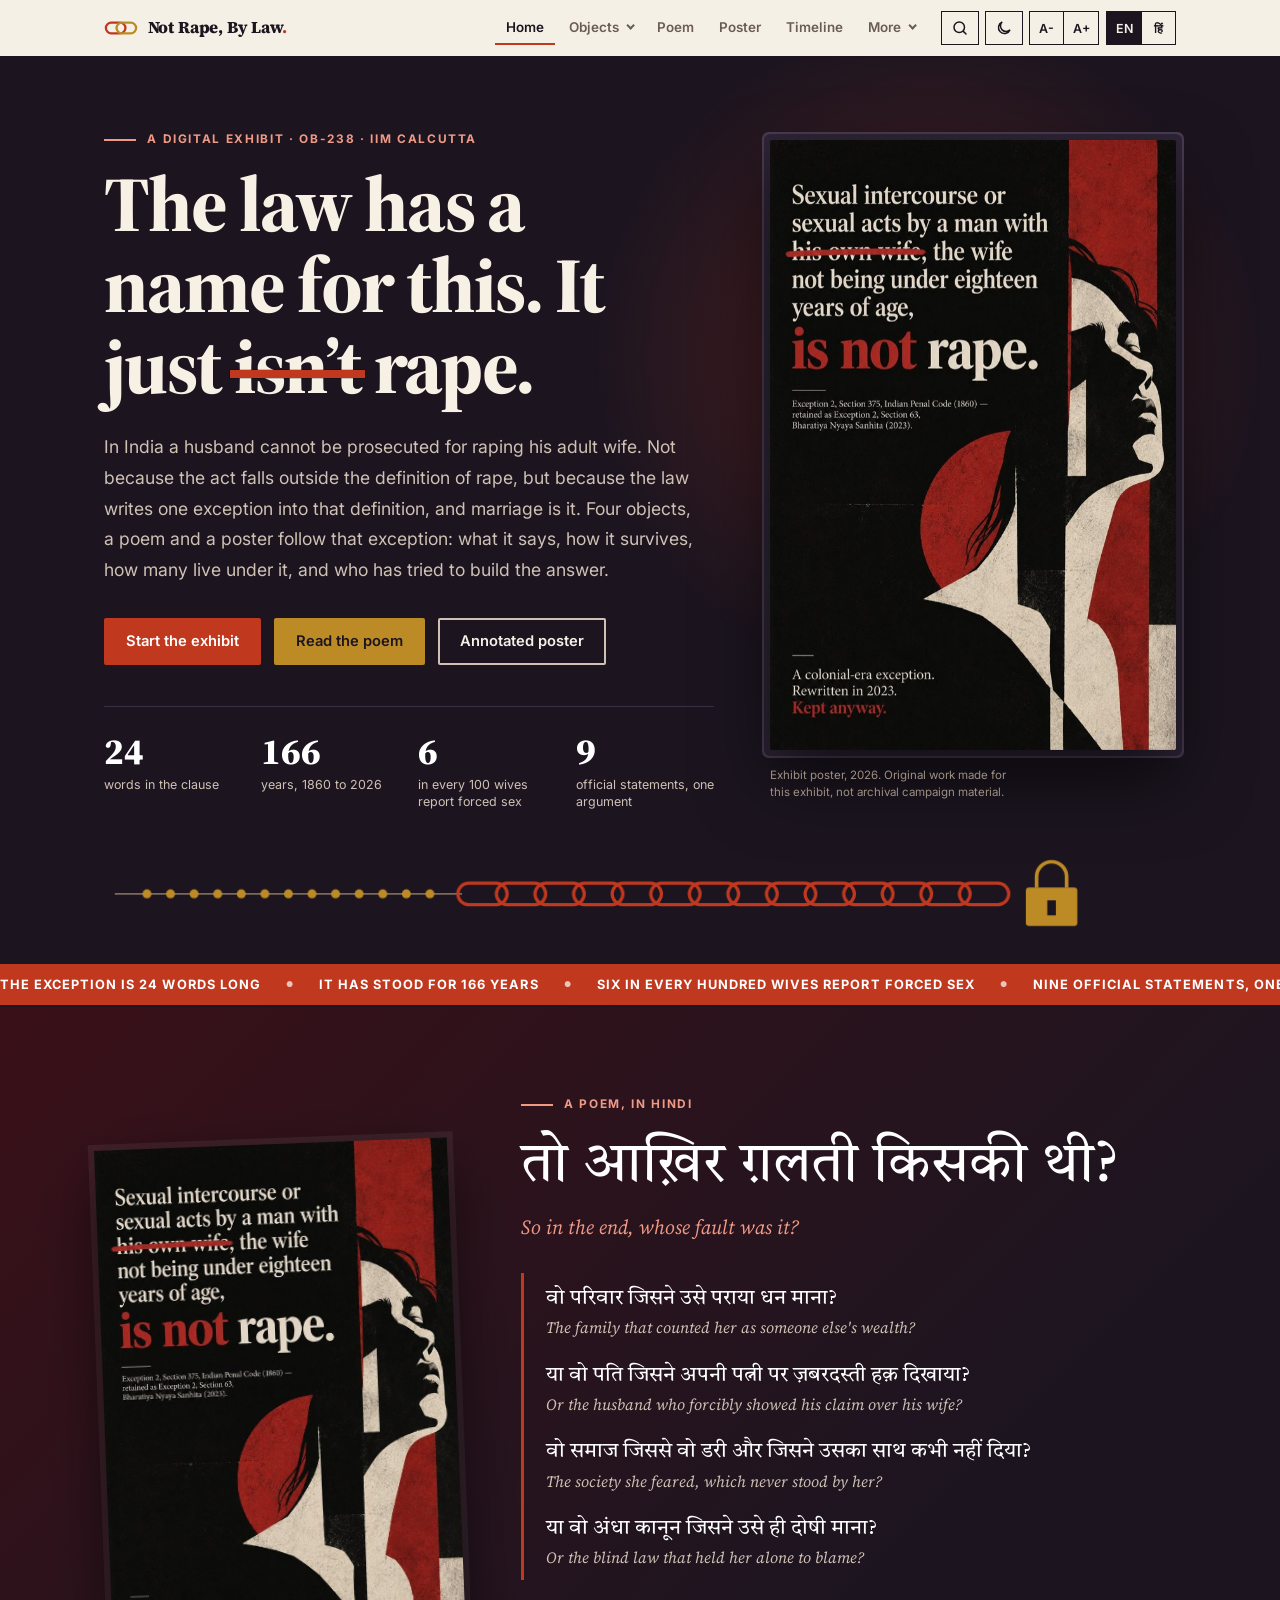
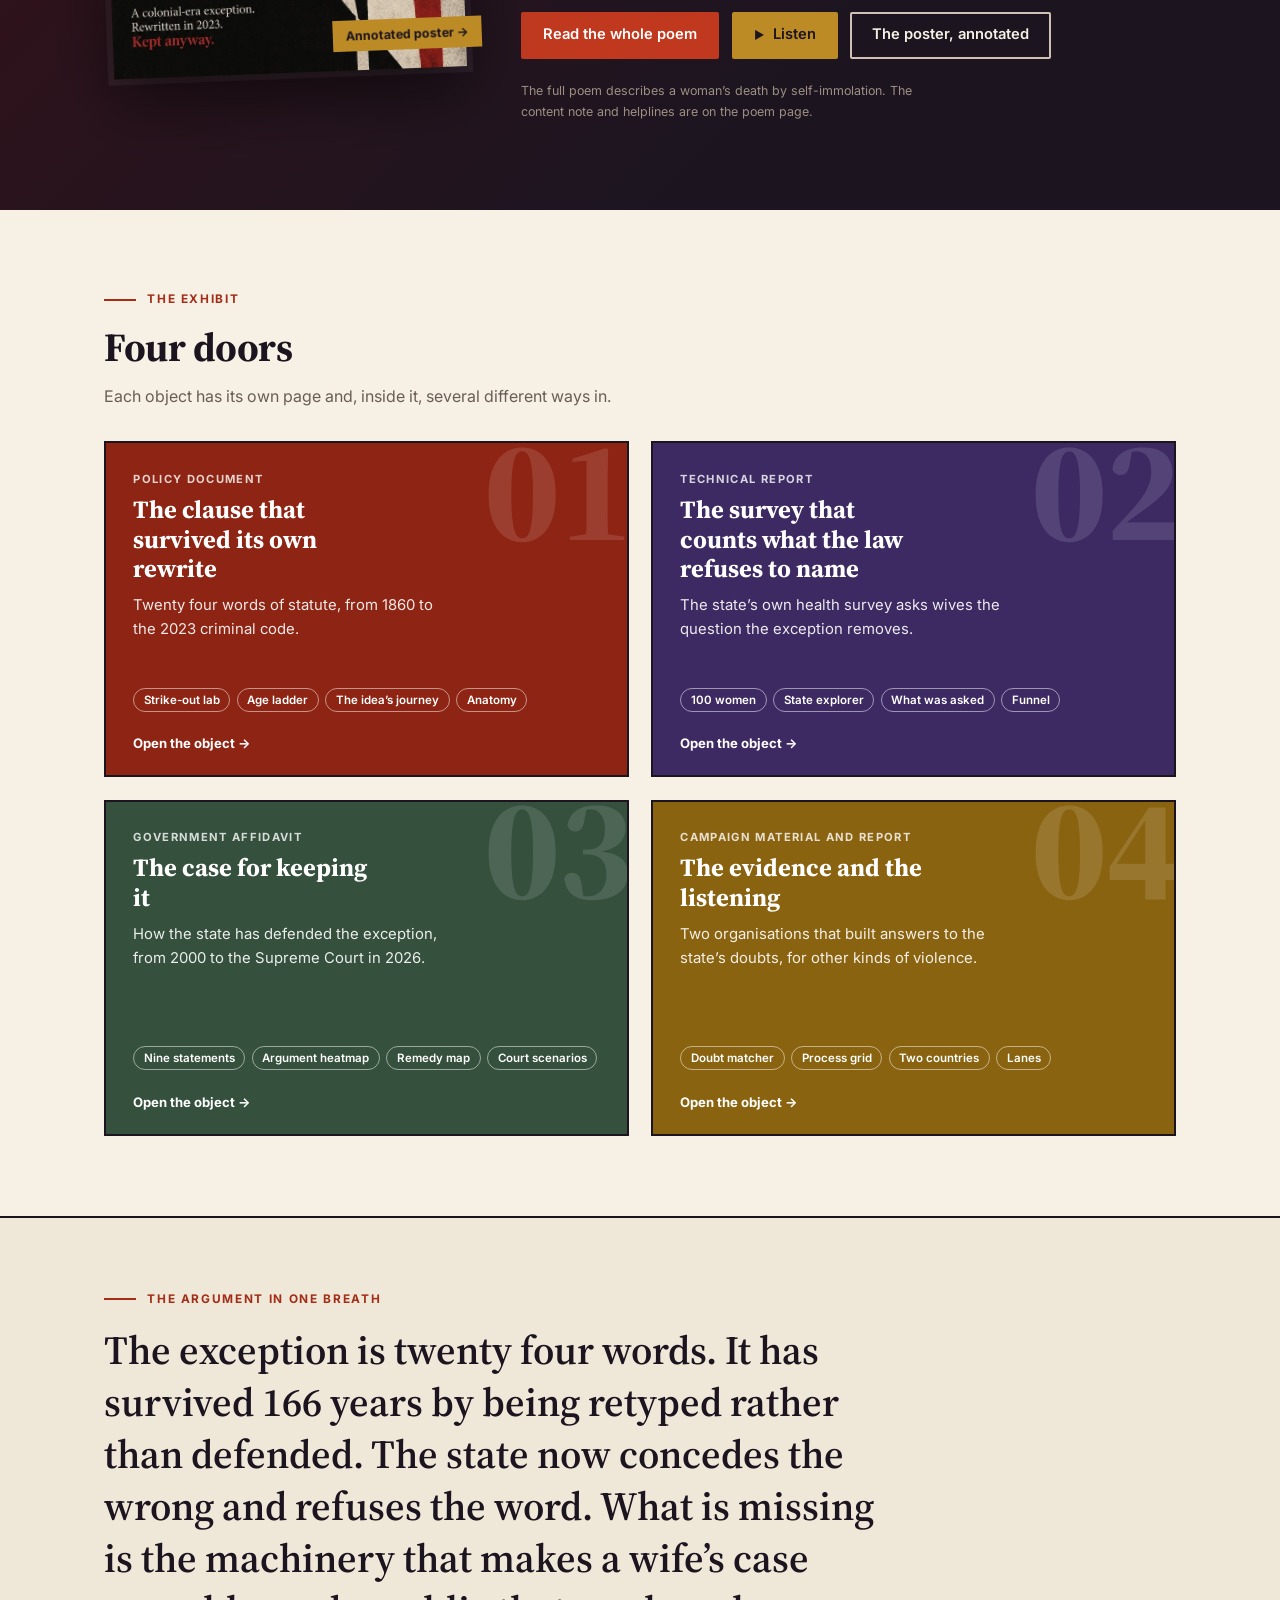
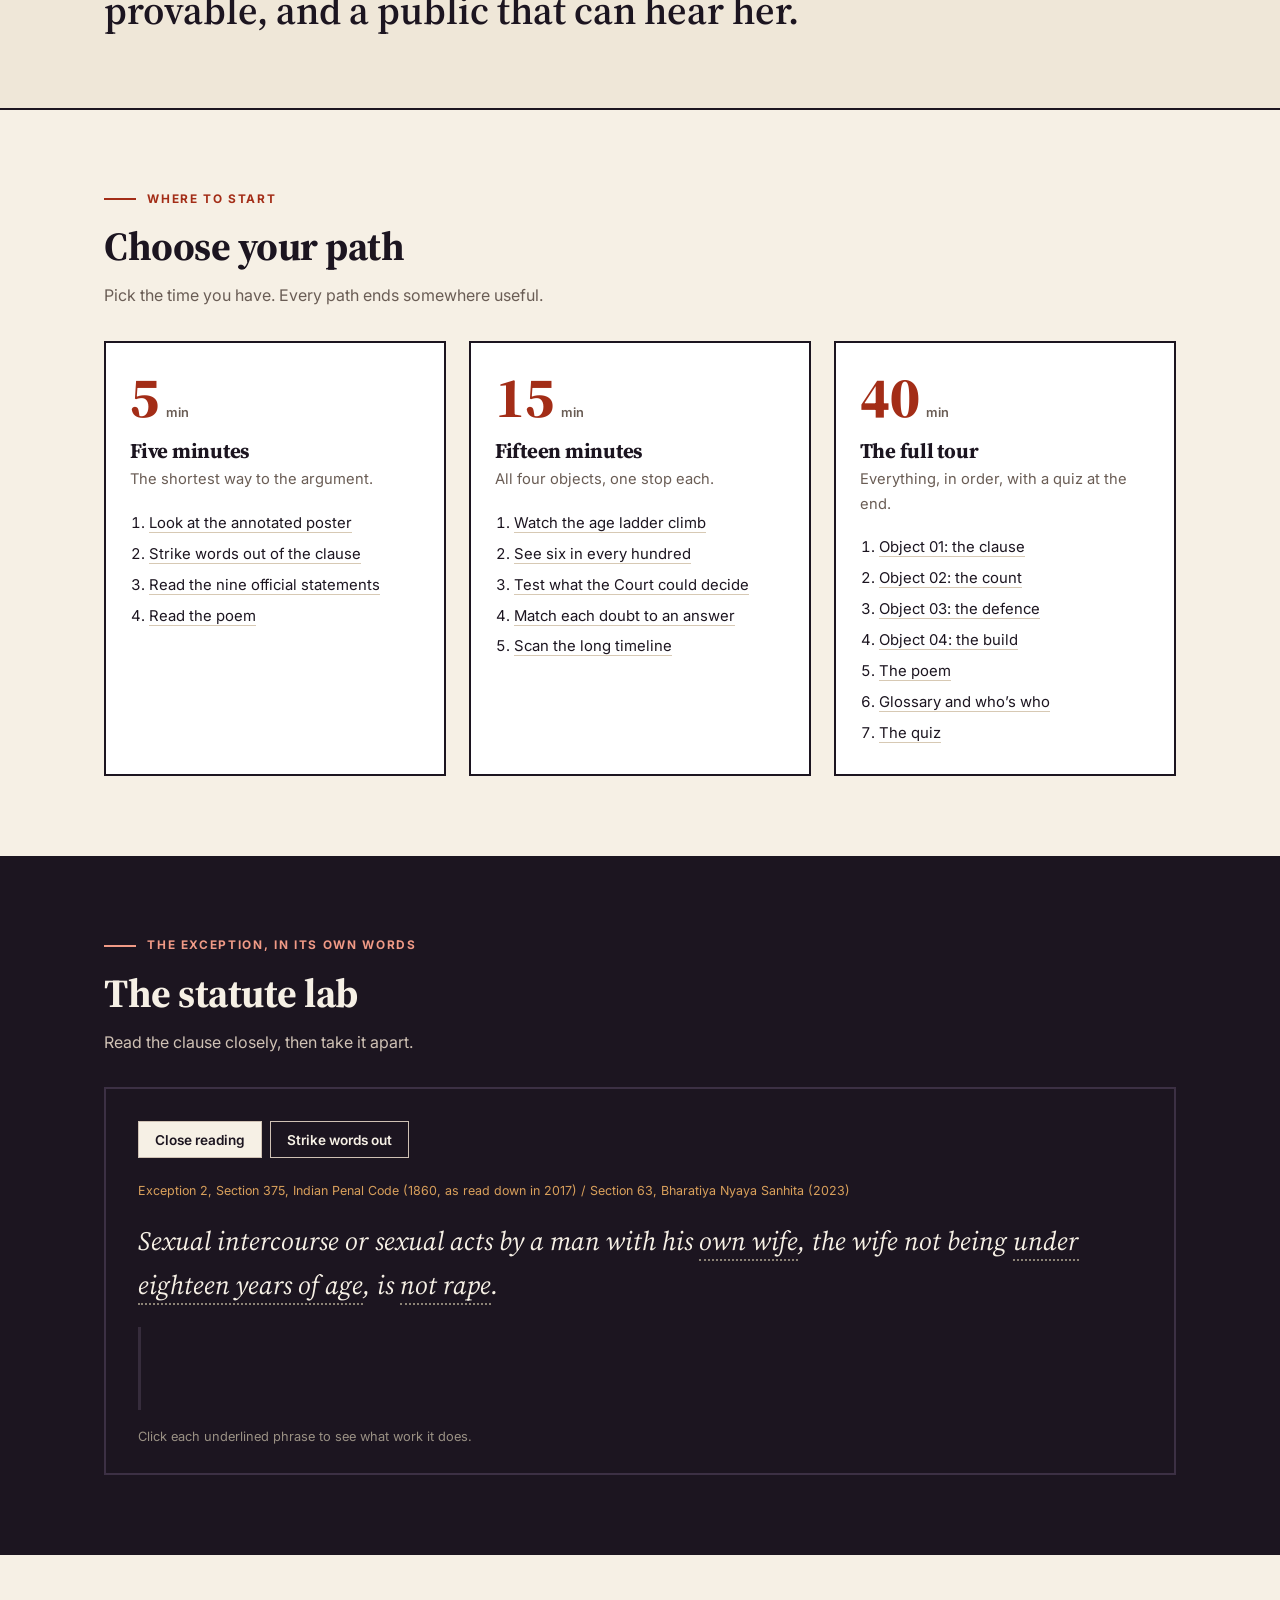
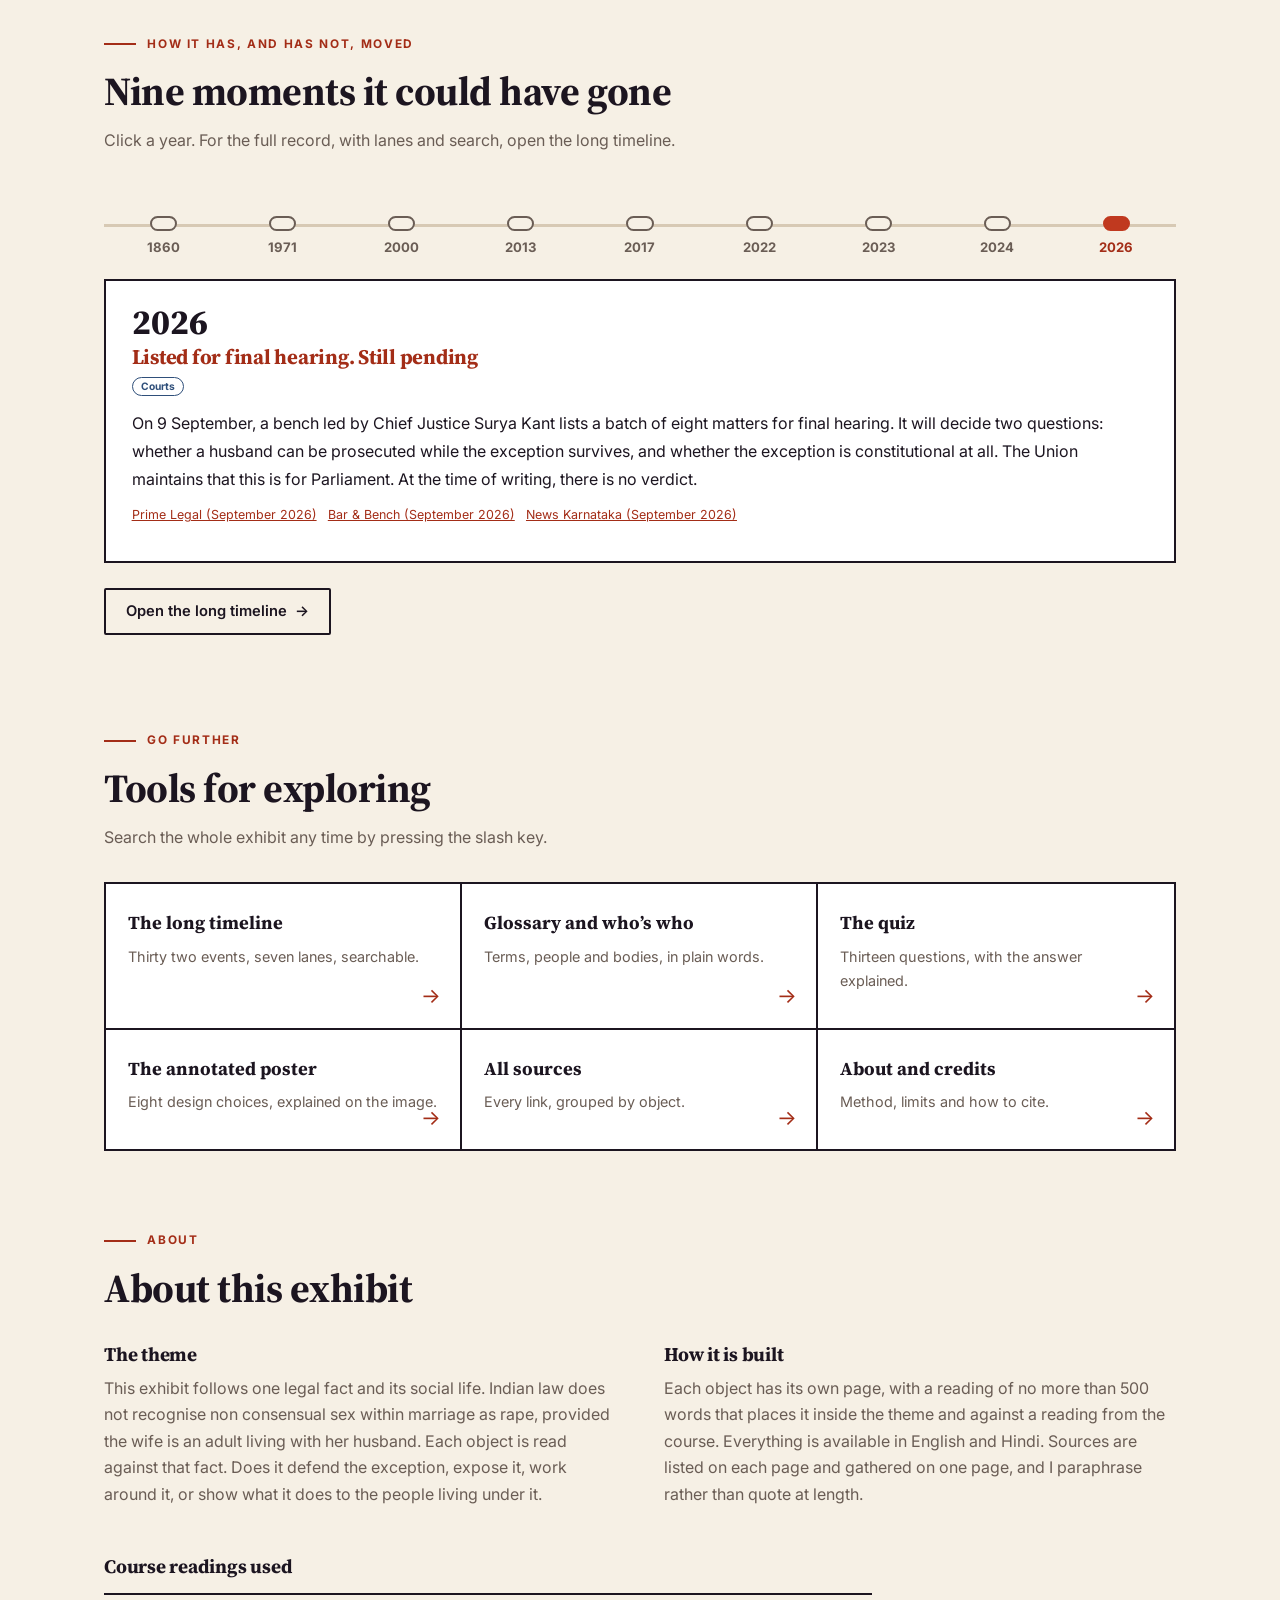
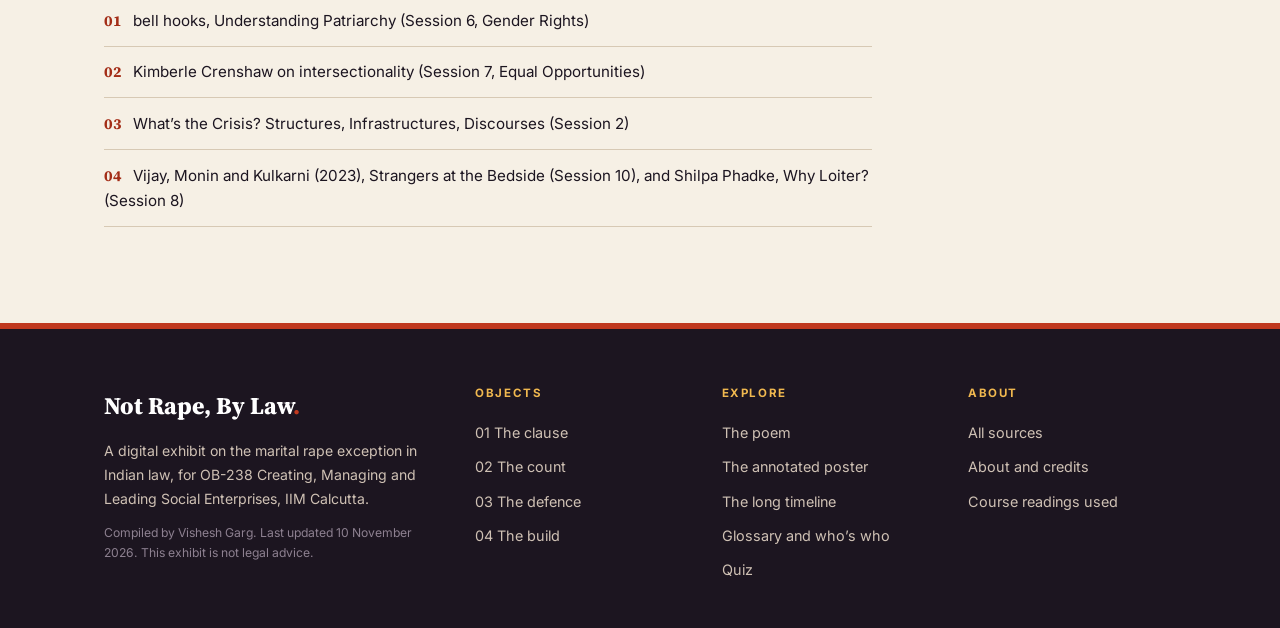
<file: index.html>
<!DOCTYPE html>
<html lang="en" data-ui="en" data-theme="light">
<head>
<meta charset="UTF-8">
<meta name="viewport" content="width=device-width, initial-scale=1, viewport-fit=cover">
<title>Not Rape, By Law. A digital exhibit</title>
<meta name="description" content="A digital exhibit on the marital rape exception in Indian law: four objects, a poem and a poster, read against the course, in English and Hindi.">
<meta name="theme-color" content="#1C1520">
<link rel="canonical" href="https://visheshg36.github.io/CMLSE/">
<meta property="og:type" content="website"><meta property="og:site_name" content="Not Rape, By Law">
<meta property="og:title" content="Not Rape, By Law. A digital exhibit"><meta property="og:description" content="A digital exhibit on the marital rape exception in Indian law: four objects, a poem and a poster, read against the course, in English and Hindi.">
<meta property="og:url" content="https://visheshg36.github.io/CMLSE/"><meta property="og:image" content="https://visheshg36.github.io/CMLSE/poster.jpg">
<meta name="twitter:card" content="summary_large_image">
<link rel="icon" href="data:image/svg+xml,%3Csvg xmlns=%27http://www.w3.org/2000/svg%27 viewBox=%270 0 32 32%27%3E%3Crect width=%2732%27 height=%2732%27 rx=%276%27 fill=%27%231C1520%27/%3E%3Crect x=%273%27 y=%2711%27 width=%2718%27 height=%2710%27 rx=%275%27 fill=%27none%27 stroke=%27%23C0391F%27 stroke-width=%272.6%27/%3E%3Crect x=%2711%27 y=%2711%27 width=%2718%27 height=%2710%27 rx=%275%27 fill=%27none%27 stroke=%27%23BD8B26%27 stroke-width=%272.6%27/%3E%3C/svg%3E">
<link rel="preconnect" href="https://fonts.googleapis.com">
<link rel="preconnect" href="https://fonts.gstatic.com" crossorigin>
<link href="https://fonts.googleapis.com/css2?family=Source+Serif+4:ital,opsz,wght@0,8..60,400;0,8..60,600;0,8..60,700;0,8..60,800;1,8..60,400;1,8..60,600&family=Inter:wght@400;500;600;700&family=Tiro+Devanagari+Hindi:ital@0;1&display=swap" rel="stylesheet">
<link rel="stylesheet" href="styles.css">
<script>(function(){var d=document.documentElement;try{var l=localStorage.getItem('exhibit-lang'),t=localStorage.getItem('exhibit-theme'),f=localStorage.getItem('exhibit-fs');d.dataset.ui=(l==='hi')?'hi':'en';if(!t&&window.matchMedia&&matchMedia('(prefers-color-scheme: dark)').matches)t='dark';d.dataset.theme=(t==='dark')?'dark':'light';if(f)d.style.setProperty('--fs',f+'%');}catch(e){d.dataset.ui='en';d.dataset.theme='light';}})();</script>
<noscript><style>[data-lang="hi"]{display:none!important}.rv{opacity:1!important;transform:none!important}</style></noscript>
</head>
<body data-page="index.html" class="home">
<a class="skip" href="#main"><span data-lang="en">Skip to content</span><span data-lang="hi">सामग्री पर जाएँ</span></a>
<header class="hdr" id="hdr">
 <div class="hdr-in wrap">
  <a class="brand" href="index.html" aria-label="Not Rape, By Law. Home"><svg class="brand-mark" viewBox="0 0 38 18" width="34" height="16" fill="none" stroke-width="2.6" aria-hidden="true"><rect x="2" y="3" width="22" height="12" rx="6" stroke="#C0391F"/><rect x="14" y="3" width="22" height="12" rx="6" stroke="#BD8B26"/></svg><span class="brand-t">Not Rape, By Law<span class="dot">.</span></span></a>
  <nav class="nav" id="nav" aria-label="Main">
   <a class="nl on" href="index.html"><span data-lang="en">Home</span><span data-lang="hi">मुखपृष्ठ</span></a>
   <div class="dd" data-dd><button class="nl dd-b" type="button" aria-expanded="false" aria-haspopup="true"><span data-lang="en">Objects</span><span data-lang="hi">वस्तुएँ</span></button><div class="dd-m" role="menu"><a role="menuitem" href="object-01.html"><b>01</b><span data-lang="en">The clause</span><span data-lang="hi">धारा</span></a><a role="menuitem" href="object-02.html"><b>02</b><span data-lang="en">The count</span><span data-lang="hi">गिनती</span></a><a role="menuitem" href="object-03.html"><b>03</b><span data-lang="en">The defence</span><span data-lang="hi">बचाव</span></a><a role="menuitem" href="object-04.html"><b>04</b><span data-lang="en">The build</span><span data-lang="hi">निर्माण</span></a></div></div>
   <a class="nl" href="poem.html"><span data-lang="en">Poem</span><span data-lang="hi">कविता</span></a>
   <a class="nl" href="poster.html"><span data-lang="en">Poster</span><span data-lang="hi">पोस्टर</span></a>
   <a class="nl" href="timeline.html"><span data-lang="en">Timeline</span><span data-lang="hi">समयरेखा</span></a>
   <div class="dd" data-dd><button class="nl dd-b" type="button" aria-expanded="false" aria-haspopup="true"><span data-lang="en">More</span><span data-lang="hi">और</span></button><div class="dd-m" role="menu"><a role="menuitem" href="glossary.html"><span data-lang="en">Glossary and who’s who</span><span data-lang="hi">शब्दावली और कौन-कौन</span></a><a role="menuitem" href="quiz.html"><span data-lang="en">Quiz</span><span data-lang="hi">क्विज़</span></a><a role="menuitem" href="sources.html"><span data-lang="en">Sources</span><span data-lang="hi">स्रोत</span></a><a role="menuitem" href="about.html"><span data-lang="en">About and credits</span><span data-lang="hi">परिचय और श्रेय</span></a></div></div>
  </nav>
  <div class="tools">
   <button class="tb" id="b-search" type="button" aria-label="Search the exhibit" title="Search (press /)"><svg viewBox="0 0 24 24" width="18" height="18" fill="none" stroke="currentColor" stroke-width="2" stroke-linecap="round" aria-hidden="true"><circle cx="11" cy="11" r="7"/><path d="M20 20l-3.5-3.5"/></svg></button>
   <button class="tb" id="b-theme" type="button" aria-label="Switch light and dark" title="Light or dark"><svg viewBox="0 0 24 24" width="18" height="18" fill="none" stroke="currentColor" stroke-width="2" stroke-linecap="round" aria-hidden="true"><path d="M20 14.5A8 8 0 1 1 9.5 4a6.5 6.5 0 0 0 10.5 10.5z"/></svg></button>
   <div class="fs" role="group" aria-label="Text size"><button id="b-fsm" type="button" aria-label="Smaller text">A-</button><button id="b-fsp" type="button" aria-label="Larger text">A+</button></div>
   <div class="lang" role="group" aria-label="Language"><button id="btn-en" type="button">EN</button><button id="btn-hi" type="button">हिं</button></div>
   <button class="burger" id="b-burger" type="button" aria-label="Menu" aria-expanded="false" aria-controls="nav"><span></span><span></span><span></span></button>
  </div>
 </div>
 <div class="prog" id="prog" aria-hidden="true"></div>
</header>
<main id="main">
<section class="hero" id="top">
 <div class="hero-glow" aria-hidden="true"></div>
 <div class="wrap hero-grid">
  <div class="hero-copy">
   <p class="eyebrow dark"><span data-lang="en">A digital exhibit &middot; OB-238 &middot; IIM Calcutta</span><span data-lang="hi">एक डिजिटल प्रदर्शनी &middot; OB-238 &middot; आईआईएम कलकत्ता</span></p>
   <h1><span data-lang="en">The law has a name for this. It just <span class="strike">isn’t</span> rape.</span><span data-lang="hi">कानून के पास इसका एक नाम है। बस वह नाम बलात्कार <span class="strike">नहीं</span> है।</span></h1>
   <p class="lede" data-lang="en">In India a husband cannot be prosecuted for raping his adult wife. Not because the act falls outside the definition of rape, but because the law writes one exception into that definition, and marriage is it. Four objects, a poem and a poster follow that exception: what it says, how it survives, how many live under it, and who has tried to build the answer.</p><p class="lede" data-lang="hi">भारत में किसी पति पर अपनी वयस्क पत्नी के बलात्कार का मुकदमा नहीं चलाया जा सकता। इसलिए नहीं कि वह कृत्य बलात्कार की परिभाषा से बाहर है, बल्कि इसलिए कि कानून उस परिभाषा में एक अपवाद लिख देता है, और वह अपवाद है विवाह। चार वस्तुएँ, एक कविता और एक पोस्टर इस अपवाद का पीछा करते हैं: यह क्या कहता है, कैसे बचा रहता है, कितनी महिलाएँ इसके नीचे जीती हैं, और किसने इसका जवाब बनाने की कोशिश की।</p>
   <div class="cta">
    <a class="btn" href="#objects"><span data-lang="en">Start the exhibit</span><span data-lang="hi">प्रदर्शनी शुरू करें</span></a>
    <a class="btn alt" href="poem.html"><span data-lang="en">Read the poem</span><span data-lang="hi">कविता पढ़ें</span></a>
    <a class="btn ghost" href="poster.html"><span data-lang="en">Annotated poster</span><span data-lang="hi">टिप्पणी-सहित पोस्टर</span></a>
   </div>
   <ul class="hero-facts">
    <li><b data-count="24">24</b><span><span data-lang="en">words in the clause</span><span data-lang="hi">शब्द धारा में</span></span></li>
    <li><b data-count="166">166</b><span><span data-lang="en">years, 1860 to 2026</span><span data-lang="hi">साल, 1860 से 2026</span></span></li>
    <li><b data-count="6">6</b><span><span data-lang="en">in every 100 wives report forced sex</span><span data-lang="hi">हर 100 पत्नियों में ज़बरदस्ती संबंध बताती हैं</span></span></li>
    <li><b data-count="9">9</b><span><span data-lang="en">official statements, one argument</span><span data-lang="hi">आधिकारिक बयान, एक तर्क</span></span></li>
   </ul>
  </div>
  <figure class="poster-card" data-tilt>
   <img src="poster-sm.jpg" srcset="poster-sm.jpg 640w, poster.jpg 1024w" sizes="(max-width: 900px) 70vw, 420px" width="640" height="960" alt="Poster: the text of Exception 2 with the phrase his own wife struck through in red and the words is not rape set large.">
   <figcaption><span data-lang="en">Exhibit poster, 2026. Original work made for this exhibit, not archival campaign material.</span><span data-lang="hi">प्रदर्शनी पोस्टर, 2026। इस प्रदर्शनी के लिए बनाई गई मौलिक कृति, कोई पुरालेखीय अभियान सामग्री नहीं।</span></figcaption>
  </figure>
 </div>
 <div class="wrap hero-chain-wrap"><svg class="hero-chain" viewBox="0 0 1000 80" preserveAspectRatio="xMidYMid meet" role="img" aria-label="A mangalsutra thread whose beads turn into chain links and end in a closed padlock.">
 <line x1="10" y1="40" x2="334" y2="40" class="thread"/>
 <circle cx="40" cy="40" r="4.2" class="bd" style="--i:0"/><circle cx="62" cy="40" r="4.2" class="bd" style="--i:1"/><circle cx="84" cy="40" r="4.2" class="bd" style="--i:2"/><circle cx="106" cy="40" r="4.2" class="bd" style="--i:3"/><circle cx="128" cy="40" r="4.2" class="bd" style="--i:4"/><circle cx="150" cy="40" r="4.2" class="bd" style="--i:5"/><circle cx="172" cy="40" r="4.2" class="bd" style="--i:6"/><circle cx="194" cy="40" r="4.2" class="bd" style="--i:7"/><circle cx="216" cy="40" r="4.2" class="bd" style="--i:8"/><circle cx="238" cy="40" r="4.2" class="bd" style="--i:9"/><circle cx="260" cy="40" r="4.2" class="bd" style="--i:10"/><circle cx="282" cy="40" r="4.2" class="bd" style="--i:11"/><circle cx="304" cy="40" r="4.2" class="bd" style="--i:12"/><rect x="330" y="30" width="46" height="20" rx="10" class="lk" style="--i:13"/><rect x="366" y="30" width="46" height="20" rx="10" class="lk" style="--i:14"/><rect x="402" y="30" width="46" height="20" rx="10" class="lk" style="--i:15"/><rect x="438" y="30" width="46" height="20" rx="10" class="lk" style="--i:16"/><rect x="474" y="30" width="46" height="20" rx="10" class="lk" style="--i:17"/><rect x="510" y="30" width="46" height="20" rx="10" class="lk" style="--i:18"/><rect x="546" y="30" width="46" height="20" rx="10" class="lk" style="--i:19"/><rect x="582" y="30" width="46" height="20" rx="10" class="lk" style="--i:20"/><rect x="618" y="30" width="46" height="20" rx="10" class="lk" style="--i:21"/><rect x="654" y="30" width="46" height="20" rx="10" class="lk" style="--i:22"/><rect x="690" y="30" width="46" height="20" rx="10" class="lk" style="--i:23"/><rect x="726" y="30" width="46" height="20" rx="10" class="lk" style="--i:24"/><rect x="762" y="30" width="46" height="20" rx="10" class="lk" style="--i:25"/><rect x="798" y="30" width="46" height="20" rx="10" class="lk" style="--i:26"/>
 <g class="lock" style="--i:30"><path d="M870 34 v-10 a14 14 0 0 1 28 0 v10" class="shackle"/><rect x="860" y="34" width="48" height="36" rx="3" class="body"/><rect x="880" y="46" width="8" height="14" class="key"/></g>
</svg></div>
</section><div class="ticker" aria-hidden="true"><div class="tk-track"><span class="tk"><span data-lang="en">The exception is 24 words long</span><span data-lang="hi">अपवाद 24 शब्दों का है</span></span><span class="tk-d" aria-hidden="true">&#9679;</span><span class="tk"><span data-lang="en">It has stood for 166 years</span><span data-lang="hi">यह 166 साल से खड़ा है</span></span><span class="tk-d" aria-hidden="true">&#9679;</span><span class="tk"><span data-lang="en">Six in every hundred wives report forced sex</span><span data-lang="hi">हर सौ में छह पत्नियाँ ज़बरदस्ती संबंध बताती हैं</span></span><span class="tk-d" aria-hidden="true">&#9679;</span><span class="tk"><span data-lang="en">Nine official statements, one argument</span><span data-lang="hi">नौ आधिकारिक बयान, एक ही तर्क</span></span><span class="tk-d" aria-hidden="true">&#9679;</span><span class="tk"><span data-lang="en">812 One Stop Centres, no rape charge to refer into</span><span data-lang="hi">812 वन स्टॉप सेंटर, पर भेजने को बलात्कार का कोई आरोप नहीं</span></span><span class="tk-d" aria-hidden="true">&#9679;</span><span class="tk"><span data-lang="en">The Supreme Court listed the case for final hearing on 9 September 2026</span><span data-lang="hi">सर्वोच्च न्यायालय ने 9 सितंबर 2026 को मामले को अंतिम सुनवाई के लिए सूचीबद्ध किया</span></span><span class="tk-d" aria-hidden="true">&#9679;</span><span class="tk"><span data-lang="en">The exception is 24 words long</span><span data-lang="hi">अपवाद 24 शब्दों का है</span></span><span class="tk-d" aria-hidden="true">&#9679;</span><span class="tk"><span data-lang="en">It has stood for 166 years</span><span data-lang="hi">यह 166 साल से खड़ा है</span></span><span class="tk-d" aria-hidden="true">&#9679;</span><span class="tk"><span data-lang="en">Six in every hundred wives report forced sex</span><span data-lang="hi">हर सौ में छह पत्नियाँ ज़बरदस्ती संबंध बताती हैं</span></span><span class="tk-d" aria-hidden="true">&#9679;</span><span class="tk"><span data-lang="en">Nine official statements, one argument</span><span data-lang="hi">नौ आधिकारिक बयान, एक ही तर्क</span></span><span class="tk-d" aria-hidden="true">&#9679;</span><span class="tk"><span data-lang="en">812 One Stop Centres, no rape charge to refer into</span><span data-lang="hi">812 वन स्टॉप सेंटर, पर भेजने को बलात्कार का कोई आरोप नहीं</span></span><span class="tk-d" aria-hidden="true">&#9679;</span><span class="tk"><span data-lang="en">The Supreme Court listed the case for final hearing on 9 September 2026</span><span data-lang="hi">सर्वोच्च न्यायालय ने 9 सितंबर 2026 को मामले को अंतिम सुनवाई के लिए सूचीबद्ध किया</span></span><span class="tk-d" aria-hidden="true">&#9679;</span></div></div><section class="pfeat rv" id="poem-feature">
 <div class="wrap pfeat-grid">
  <a class="pfeat-poster" href="poster.html" aria-label="Open the annotated poster">
   <img src="poster-sm.jpg" srcset="poster-sm.jpg 640w, poster.jpg 1024w" sizes="(max-width: 800px) 70vw, 340px" width="640" height="960" alt="Poster: the text of Exception 2 with the phrase his own wife struck through in red and the words is not rape set large." loading="lazy">
   <span class="pf-badge"><span data-lang="en">Annotated poster &rarr;</span><span data-lang="hi">टिप्पणी-सहित पोस्टर &rarr;</span></span>
  </a>
  <div class="pfeat-poem" id="pf-text">
   <p class="eyebrow dark"><span data-lang="en">A poem, in Hindi</span><span data-lang="hi">एक कविता, हिंदी में</span></p>
   <p class="pf-q" lang="hi"><span class="hi">तो आख़िर ग़लती किसकी थी?</span></p>
   <p class="pf-qen" data-lang="en">So in the end, whose fault was it?</p>
   <ul class="pf-lines"><li><span class="hi" lang="hi">वो परिवार जिसने उसे पराया धन माना?</span><span class="en" data-lang="en">The family that counted her as someone else's wealth?</span></li><li><span class="hi" lang="hi">या वो पति जिसने अपनी पत्नी पर ज़बरदस्ती हक़ दिखाया?</span><span class="en" data-lang="en">Or the husband who forcibly showed his claim over his wife?</span></li><li><span class="hi" lang="hi">वो समाज जिससे वो डरी और जिसने उसका साथ कभी नहीं दिया?</span><span class="en" data-lang="en">The society she feared, which never stood by her?</span></li><li><span class="hi" lang="hi">या वो अंधा कानून जिसने उसे ही दोषी माना?</span><span class="en" data-lang="en">Or the blind law that held her alone to blame?</span></li></ul>
   <div class="cta">
    <a class="btn" href="poem.html"><span data-lang="en">Read the whole poem</span><span data-lang="hi">पूरी कविता पढ़ें</span></a>
    <button type="button" class="btn alt" data-speak="pf-text" data-speak-sel=".hi" data-speak-lang="hi-IN" aria-pressed="false"><span class="sp-i" aria-hidden="true">&#9654;</span> <span data-lang="en">Listen</span><span data-lang="hi">सुनें</span></button>
    <a class="btn ghost" href="poster.html"><span data-lang="en">The poster, annotated</span><span data-lang="hi">पोस्टर, टिप्पणी के साथ</span></a>
   </div>
   <p class="cn-sm"><span data-lang="en">The full poem describes a woman’s death by self-immolation. The content note and helplines are on the poem page.</span><span data-lang="hi">पूरी कविता में एक महिला की आत्मदाह से मृत्यु का वर्णन है। सूचना और हेल्पलाइन कविता वाले पृष्ठ पर हैं।</span></p>
  </div>
 </div>
</section><section class="sec rv sec-doors" id="objects"><div class="wrap "><div class="sec-head"><p class="eyebrow"><span data-lang="en">The exhibit</span><span data-lang="hi">प्रदर्शनी</span></p><h2 data-lang="en">Four doors</h2><h2 data-lang="hi">चार दरवाज़े</h2><p class="sub" data-lang="en">Each object has its own page and, inside it, several different ways in.</p><p class="sub" data-lang="hi">हर वस्तु का अपना पृष्ठ है और उसके भीतर कई अलग-अलग रास्ते हैं।</p></div><div class="doors"><a class="door d1 rv" href="object-01.html"><span class="door-n" aria-hidden="true">01</span><span class="door-k"><span data-lang="en">Policy document</span><span data-lang="hi">नीति दस्तावेज़</span></span>
 <span class="door-t" data-lang="en">The clause that survived its own rewrite</span><span class="door-t" data-lang="hi">वह धारा जो अपने ही पुनर्लेखन से बच निकली</span><span class="door-x" data-lang="en">Twenty four words of statute, from 1860 to the 2023 criminal code.</span><span class="door-x" data-lang="hi">कानून के चौबीस शब्द, 1860 से 2023 की आपराधिक संहिता तक।</span><ul class="door-in"><li><span data-lang="en">Strike-out lab</span><span data-lang="hi">शब्द काटने की प्रयोगशाला</span></li><li><span data-lang="en">Age ladder</span><span data-lang="hi">आयु की सीढ़ी</span></li><li><span data-lang="en">The idea’s journey</span><span data-lang="hi">विचार की यात्रा</span></li><li><span data-lang="en">Anatomy</span><span data-lang="hi">विश्लेषण</span></li></ul><span class="door-go"><span data-lang="en">Open the object</span><span data-lang="hi">वस्तु खोलें</span> &rarr;</span></a><a class="door d2 rv" href="object-02.html"><span class="door-n" aria-hidden="true">02</span><span class="door-k"><span data-lang="en">Technical report</span><span data-lang="hi">तकनीकी रिपोर्ट</span></span>
 <span class="door-t" data-lang="en">The survey that counts what the law refuses to name</span><span class="door-t" data-lang="hi">वह सर्वेक्षण जो उसे गिनता है जिसे कानून नाम नहीं देता</span><span class="door-x" data-lang="en">The state’s own health survey asks wives the question the exception removes.</span><span class="door-x" data-lang="hi">राज्य का अपना स्वास्थ्य सर्वेक्षण पत्नियों से वह सवाल पूछता है जिसे अपवाद हटा देता है।</span><ul class="door-in"><li><span data-lang="en">100 women</span><span data-lang="hi">100 महिलाएँ</span></li><li><span data-lang="en">State explorer</span><span data-lang="hi">राज्य-दर-राज्य</span></li><li><span data-lang="en">What was asked</span><span data-lang="hi">क्या पूछा गया</span></li><li><span data-lang="en">Funnel</span><span data-lang="hi">फ़नल</span></li></ul><span class="door-go"><span data-lang="en">Open the object</span><span data-lang="hi">वस्तु खोलें</span> &rarr;</span></a><a class="door d3 rv" href="object-03.html"><span class="door-n" aria-hidden="true">03</span><span class="door-k"><span data-lang="en">Government affidavit</span><span data-lang="hi">सरकारी हलफ़नामा</span></span>
 <span class="door-t" data-lang="en">The case for keeping it</span><span class="door-t" data-lang="hi">इसे बनाए रखने का पक्ष</span><span class="door-x" data-lang="en">How the state has defended the exception, from 2000 to the Supreme Court in 2026.</span><span class="door-x" data-lang="hi">राज्य ने 2000 से 2026 में सर्वोच्च न्यायालय तक अपवाद का बचाव कैसे किया।</span><ul class="door-in"><li><span data-lang="en">Nine statements</span><span data-lang="hi">नौ बयान</span></li><li><span data-lang="en">Argument heatmap</span><span data-lang="hi">तर्क हीटमैप</span></li><li><span data-lang="en">Remedy map</span><span data-lang="hi">उपाय का नक्शा</span></li><li><span data-lang="en">Court scenarios</span><span data-lang="hi">अदालत के परिदृश्य</span></li></ul><span class="door-go"><span data-lang="en">Open the object</span><span data-lang="hi">वस्तु खोलें</span> &rarr;</span></a><a class="door d4 rv" href="object-04.html"><span class="door-n" aria-hidden="true">04</span><span class="door-k"><span data-lang="en">Campaign material and report</span><span data-lang="hi">अभियान सामग्री और रिपोर्ट</span></span>
 <span class="door-t" data-lang="en">The evidence and the listening</span><span class="door-t" data-lang="hi">सबूत, और सुना जाना</span><span class="door-x" data-lang="en">Two organisations that built answers to the state’s doubts, for other kinds of violence.</span><span class="door-x" data-lang="hi">दो संगठन जिन्होंने हिंसा के दूसरे रूपों के लिए राज्य के संदेहों के जवाब खड़े किए।</span><ul class="door-in"><li><span data-lang="en">Doubt matcher</span><span data-lang="hi">संदेह-मिलान</span></li><li><span data-lang="en">Process grid</span><span data-lang="hi">प्रक्रिया ग्रिड</span></li><li><span data-lang="en">Two countries</span><span data-lang="hi">दो देश</span></li><li><span data-lang="en">Lanes</span><span data-lang="hi">धाराएँ</span></li></ul><span class="door-go"><span data-lang="en">Open the object</span><span data-lang="hi">वस्तु खोलें</span> &rarr;</span></a></div></div></section><section class="thesis rv" id="thesis"><div class="wrap">
 <p class="eyebrow dark"><span data-lang="en">The argument in one breath</span><span data-lang="hi">तर्क एक साँस में</span></p>
 <p class="th-p" data-lang="en">The exception is twenty four words. It has survived 166 years by being retyped rather than defended. The state now concedes the wrong and refuses the word. What is missing is the machinery that makes a wife’s case provable, and a public that can hear her.</p><p class="th-p" data-lang="hi">अपवाद चौबीस शब्दों का है। यह 166 साल से इसलिए बचा है कि इसे बचाया नहीं गया, दोबारा टाइप किया गया। राज्य अब गलत को मानता है पर शब्द को नहीं। जो नहीं है वह है वह मशीनरी जो पत्नी के मामले को साबित करने योग्य बनाए, और वह जनता जो उसे सुन सके।</p>
</div></section><section class="sec rv " id="paths"><div class="wrap "><div class="sec-head"><p class="eyebrow"><span data-lang="en">Where to start</span><span data-lang="hi">कहाँ से शुरू करें</span></p><h2 data-lang="en">Choose your path</h2><h2 data-lang="hi">अपना रास्ता चुनिए</h2><p class="sub" data-lang="en">Pick the time you have. Every path ends somewhere useful.</p><p class="sub" data-lang="hi">जितना समय है उसे चुनिए। हर रास्ता किसी काम की जगह पहुँचता है।</p></div><div class="paths"><div class="path rv"><div class="path-n"><span data-count="5">5</span><small><span data-lang="en">min</span><span data-lang="hi">मिनट</span></small></div>
 <h3 data-lang="en">Five minutes</h3><h3 data-lang="hi">पाँच मिनट</h3><p data-lang="en">The shortest way to the argument.</p><p data-lang="hi">तर्क तक पहुँचने का सबसे छोटा रास्ता।</p><ol><li><a href="poster.html"><span data-lang="en">Look at the annotated poster</span><span data-lang="hi">टिप्पणी-सहित पोस्टर देखिए</span></a></li><li><a href="object-01.html#clause"><span data-lang="en">Strike words out of the clause</span><span data-lang="hi">धारा से शब्द काटकर देखिए</span></a></li><li><a href="object-03.html#record"><span data-lang="en">Read the nine official statements</span><span data-lang="hi">नौ आधिकारिक बयान पढ़िए</span></a></li><li><a href="poem.html"><span data-lang="en">Read the poem</span><span data-lang="hi">कविता पढ़िए</span></a></li></ol></div><div class="path rv"><div class="path-n"><span data-count="15">15</span><small><span data-lang="en">min</span><span data-lang="hi">मिनट</span></small></div>
 <h3 data-lang="en">Fifteen minutes</h3><h3 data-lang="hi">पंद्रह मिनट</h3><p data-lang="en">All four objects, one stop each.</p><p data-lang="hi">चारों वस्तुएँ, हर एक पर एक पड़ाव।</p><ol><li><a href="object-01.html#ages"><span data-lang="en">Watch the age ladder climb</span><span data-lang="hi">आयु की सीढ़ी चढ़ते देखिए</span></a></li><li><a href="object-02.html#scale"><span data-lang="en">See six in every hundred</span><span data-lang="hi">हर सौ में छह को देखिए</span></a></li><li><a href="object-03.html#scenarios"><span data-lang="en">Test what the Court could decide</span><span data-lang="hi">देखिए अदालत क्या तय कर सकती है</span></a></li><li><a href="object-04.html#doubts"><span data-lang="en">Match each doubt to an answer</span><span data-lang="hi">हर संदेह को जवाब से मिलाइए</span></a></li><li><a href="timeline.html"><span data-lang="en">Scan the long timeline</span><span data-lang="hi">लंबी समयरेखा देखिए</span></a></li></ol></div><div class="path rv"><div class="path-n"><span data-count="40">40</span><small><span data-lang="en">min</span><span data-lang="hi">मिनट</span></small></div>
 <h3 data-lang="en">The full tour</h3><h3 data-lang="hi">पूरा दौरा</h3><p data-lang="en">Everything, in order, with a quiz at the end.</p><p data-lang="hi">सब कुछ, क्रम से, और अंत में एक क्विज़।</p><ol><li><a href="object-01.html"><span data-lang="en">Object 01: the clause</span><span data-lang="hi">वस्तु 01: धारा</span></a></li><li><a href="object-02.html"><span data-lang="en">Object 02: the count</span><span data-lang="hi">वस्तु 02: गिनती</span></a></li><li><a href="object-03.html"><span data-lang="en">Object 03: the defence</span><span data-lang="hi">वस्तु 03: बचाव</span></a></li><li><a href="object-04.html"><span data-lang="en">Object 04: the build</span><span data-lang="hi">वस्तु 04: निर्माण</span></a></li><li><a href="poem.html"><span data-lang="en">The poem</span><span data-lang="hi">कविता</span></a></li><li><a href="glossary.html"><span data-lang="en">Glossary and who’s who</span><span data-lang="hi">शब्दावली और कौन-कौन</span></a></li><li><a href="quiz.html"><span data-lang="en">The quiz</span><span data-lang="hi">क्विज़</span></a></li></ol></div></div></div></section><section class="sec rv sec-dark" id="statute"><div class="wrap "><div class="sec-head"><p class="eyebrow"><span data-lang="en">The exception, in its own words</span><span data-lang="hi">अपवाद, उसके अपने शब्दों में</span></p><h2 data-lang="en">The statute lab</h2><h2 data-lang="hi">संविधि की प्रयोगशाला</h2><p class="sub" data-lang="en">Read the clause closely, then take it apart.</p><p class="sub" data-lang="hi">धारा को ध्यान से पढ़िए, फिर उसे खोलकर देखिए।</p></div><div class="w statute" data-widget="statute" data-src="d-statute" id="w-statute" ></div><script type="application/json" id="d-statute">{"phrases": {"en": [{"t": "Sexual intercourse or sexual acts by a man with his "}, {"t": "own wife", "k": "wife"}, {"t": ", the wife not being "}, {"t": "under eighteen years of age", "k": "age"}, {"t": ", is "}, {"t": "not rape", "k": "not"}, {"t": "."}], "hi": [{"t": "किसी पुरुष द्वारा "}, {"t": "अपनी ही पत्नी", "k": "wife"}, {"t": " के साथ संभोग या यौन कृत्य, जबकि पत्नी "}, {"t": "अठारह वर्ष से कम आयु की न हो", "k": "age"}, {"t": ", "}, {"t": "बलात्कार नहीं है", "k": "not"}, {"t": "।"}]}, "notes": {"wife": {"en": "This phrase does the exception's work. It does not say consenting adult, or partner. It says wife. The exemption is triggered by a marriage, not by consent, which is the test the rest of the section uses.", "hi": "यही वाक्यांश अपवाद का काम करता है। इसमें सहमति देने वाला वयस्क या साथी नहीं लिखा। लिखा है पत्नी। यह छूट विवाह से सक्रिय होती है, सहमति से नहीं, जबकि धारा बाकी हर जगह सहमति की ही कसौटी लगाती है।"}, "age": {"en": "Independent Thought v. Union of India (2017) forced this number up from fifteen to eighteen. The Court read down the age and left the exception standing. An adult wife who lives with her husband still cannot bring a rape charge against him.", "hi": "इंडिपेंडेंट थॉट बनाम भारत संघ (2017) ने इस संख्या को पंद्रह से अठारह कराया। अदालत ने आयु सीमित पढ़ी और अपवाद को यथावत छोड़ा। जो वयस्क पत्नी पति के साथ रहती है, वह आज भी उस पर बलात्कार का आरोप नहीं लगा सकती।"}, "not": {"en": "This is the legal outcome. An act that would be rape under every other clause becomes, through these two words, not rape. The husband can still face other charges, such as cruelty, and a wife who lives separately is covered by a separate offence with a lighter sentence.", "hi": "यही कानूनी परिणाम है। जो कृत्य हर दूसरे खंड के तहत बलात्कार होता, वह इन दो शब्दों से बलात्कार नहीं रह जाता। पति पर क्रूरता जैसे दूसरे आरोप अब भी लग सकते हैं, और अलग रह रही पत्नी के लिए एक अलग, हल्की सज़ा वाला अपराध है।"}}, "words": {"en": ["Sexual", "intercourse", "or", "sexual", "acts", "by", "a", "man", "with", "his", "own", "wife,", "the", "wife", "not", "being", "under", "eighteen", "years", "of", "age,", "is", "not", "rape."], "hi": ["किसी", "पुरुष", "द्वारा", "अपनी", "ही", "पत्नी", "के", "साथ", "संभोग", "या", "यौन", "कृत्य,", "जबकि", "पत्नी", "अठारह", "वर्ष", "से", "कम", "आयु", "की", "न", "हो,", "बलात्कार", "नहीं", "है।"]}, "flip": {"en": 22, "hi": 23}, "ui": {"tab1": {"en": "Close reading", "hi": "ध्यान से पढ़ना"}, "tab2": {"en": "Strike words out", "hi": "शब्द काटिए"}, "hint1": {"en": "Click each underlined phrase to see what work it does.", "hi": "हर रेखांकित वाक्यांश पर क्लिक करके देखिए कि वह क्या काम करता है।"}, "hint2": {"en": "Click words to strike them out and see what is left. The clause is one word away from the opposite sentence.", "hi": "शब्दों पर क्लिक करके उन्हें काटिए और देखिए क्या बचता है। धारा विपरीत वाक्य से केवल एक शब्द दूर है।"}, "reset": {"en": "Reset", "hi": "फिर से"}, "copy": {"en": "Copy my sentence", "hi": "मेरा वाक्य कॉपी करें"}, "flip": {"en": "Strike the negation", "hi": "नकार को काटिए"}, "left": {"en": "What is left", "hi": "जो बचा"}, "flipnote": {"en": "With the negation struck, the clause says the opposite of what the law says. Nothing else had to change.", "hi": "नकार के कटने पर धारा वही कहती है जो कानून कहता है उसके ठीक उलट। और कुछ बदलना नहीं पड़ा।"}, "none": {"en": "Nothing is left. That is not what the law does either: it keeps the words and removes the meaning.", "hi": "कुछ नहीं बचा। कानून भी यह नहीं करता: वह शब्द रखता है और अर्थ हटा देता है।"}, "copied": {"en": "Copied", "hi": "कॉपी हो गया"}}}</script></div></section><section class="sec rv " id="timeline"><div class="wrap "><div class="sec-head"><p class="eyebrow"><span data-lang="en">How it has, and has not, moved</span><span data-lang="hi">यह कितना बदला, और कितना नहीं</span></p><h2 data-lang="en">Nine moments it could have gone</h2><h2 data-lang="hi">नौ मौके जब यह हट सकता था</h2><p class="sub" data-lang="en">Click a year. For the full record, with lanes and search, open the long timeline.</p><p class="sub" data-lang="hi">किसी वर्ष पर क्लिक कीजिए। लेन और खोज के साथ पूरे रिकॉर्ड के लिए लंबी समयरेखा खोलिए।</p></div><div class="w tl-compact" data-widget="timeline" data-src="d-tl-home" id="w-tl-home" ></div><script type="application/json" id="d-tl-home">{"events": [{"id": "ipc1860", "y": "1860", "k": 1860, "lanes": ["law"], "title": {"en": "The exception is written", "hi": "अपवाद लिखा जाता है"}, "body": {"en": "The Indian Penal Code defines rape in Section 375 and, in the same section, exempts a husband from prosecution for non consensual sex with his wife above a stated age. It is drafted under colonial law that treated a wife as having given permanent consent at marriage. The wife had to be at least ten for the husband to be exempt.", "hi": "भारतीय दंड संहिता धारा 375 में बलात्कार को परिभाषित करती है और उसी धारा में पति को एक निश्चित आयु से ऊपर की पत्नी के साथ बिना सहमति के संबंध पर मुकदमे से छूट देती है। यह उस औपनिवेशिक कानून के तहत लिखा गया जो मानता था कि विवाह के साथ पत्नी ने स्थायी सहमति दे दी है। पति को छूट तभी थी जब पत्नी कम से कम दस वर्ष की हो।"}, "src": [["Business Standard on Independent Thought (2017)", "https://www.business-standard.com/amp/article/current-affairs/sex-with-minor-wife-10-yrs-in-1860-to-18-now-how-marital-rape-law-changed-117101101297_1.html"], ["ThePrint, From 10 to 18 years", "https://theprint.in/india/from-10-to-18-years-a-look-at-history-of-age-of-consent/1783791/"]], "home": true, "tag": null}, {"id": "lc42", "y": "1971", "k": 1971, "lanes": ["law", "state"], "title": {"en": "The Law Commission looks, and says nothing", "hi": "विधि आयोग देखता है, और कुछ नहीं कहता"}, "body": {"en": "The 42nd Report of the Law Commission discusses the presumption of consent between a husband and wife living together. It makes no recommendation on whether the exception should stay or go.", "hi": "विधि आयोग की 42वीं रिपोर्ट साथ रह रहे पति-पत्नी के बीच सहमति की धारणा पर चर्चा करती है। अपवाद रहे या हटे, इस पर वह कोई सिफ़ारिश नहीं करती।"}, "src": [["BehanBox, A Colonial Vestige (2022)", "https://behanbox.com/2022/02/01/a-colonial-vestige-why-marital-rape-exception-has-become-untenable/"]], "home": true, "tag": null}, {"id": "lc172", "y": "2000", "k": 2000, "lanes": ["law", "state"], "title": {"en": "The Law Commission says no", "hi": "विधि आयोग मना करता है"}, "body": {"en": "The 172nd Report hears the argument that there is no reason to shield marital rape when other spousal violence is already a crime. It rejects the argument, warning that criminalising it would interfere too much with the institution of marriage.", "hi": "172वीं रिपोर्ट के सामने यह तर्क आता है कि जब पति-पत्नी के बीच की बाकी हिंसा अपराध है, तो वैवाहिक बलात्कार को बचाने का कोई कारण नहीं। आयोग इसे खारिज करता है, यह चेतावनी देकर कि इससे विवाह संस्था में बहुत अधिक हस्तक्षेप होगा।"}, "src": [["BehanBox, A Colonial Vestige (2022)", "https://behanbox.com/2022/02/01/a-colonial-vestige-why-marital-rape-exception-has-become-untenable/"]], "home": true, "tag": null}, {"id": "verma", "y": "2013", "k": 2013, "lanes": ["law", "state"], "title": {"en": "Verma Committee says repeal. Parliament declines", "hi": "वर्मा समिति कहती है हटाओ। संसद नहीं मानती"}, "body": {"en": "After the 2012 Delhi gang rape case, the Justice J.S. Verma Committee recommends deleting the exception and says marriage cannot be a shield on the question of consent. The Parliamentary Standing Committee on Home Affairs refuses, saying the family system would come under stress. The 2013 amendment widens the rape law and leaves Exception 2 untouched.", "hi": "2012 के दिल्ली सामूहिक बलात्कार मामले के बाद न्यायमूर्ति जे.एस. वर्मा समिति अपवाद हटाने की सिफ़ारिश करती है और कहती है कि सहमति के सवाल पर विवाह ढाल नहीं बन सकता। गृह मामलों की संसदीय स्थायी समिति यह कहकर मना कर देती है कि इससे पारिवारिक व्यवस्था पर दबाव पड़ेगा। 2013 का संशोधन बलात्कार कानून को चौड़ा करता है और अपवाद 2 को छोड़ देता है।"}, "src": [["BehanBox, A Colonial Vestige (2022)", "https://behanbox.com/2022/02/01/a-colonial-vestige-why-marital-rape-exception-has-become-untenable/"]], "home": true, "tag": null}, {"id": "indthought", "y": "2017", "k": 2017, "lanes": ["courts"], "title": {"en": "Independent Thought v. Union of India", "hi": "इंडिपेंडेंट थॉट बनाम भारत संघ"}, "body": {"en": "The Supreme Court holds that the exception cannot apply where the wife is under 18. This closes a gap for minors. The Court expressly declines to rule on the exception as it applies to adult wives, and the core exemption stands. The same year, the Union files an affidavit in the Delhi High Court opposing criminalisation.", "hi": "सर्वोच्च न्यायालय कहता है कि पत्नी 18 वर्ष से कम हो तो यह अपवाद लागू नहीं होगा। इससे नाबालिगों के लिए एक खाई भरती है। वयस्क पत्नियों के लिए अपवाद पर अदालत निर्णय देने से स्पष्ट इनकार करती है, और मूल छूट कायम रहती है। उसी वर्ष भारत संघ दिल्ली उच्च न्यायालय में हलफ़नामा दायर कर इसे अपराध बनाने का विरोध करता है।"}, "src": [["Business Standard on Independent Thought (2017)", "https://www.business-standard.com/amp/article/current-affairs/sex-with-minor-wife-10-yrs-in-1860-to-18-now-how-marital-rape-law-changed-117101101297_1.html"], ["BehanBox, A Colonial Vestige (2022)", "https://behanbox.com/2022/02/01/a-colonial-vestige-why-marital-rape-exception-has-become-untenable/"]], "home": true, "tag": null}, {"id": "delhi22", "y": "2022", "k": 2022.5, "lanes": ["courts"], "title": {"en": "Delhi High Court splits down the middle", "hi": "दिल्ली उच्च न्यायालय का खंडित फ़ैसला"}, "body": {"en": "On 11 May 2022, in RIT Foundation v. Union of India, Justice Rajiv Shakdher strikes the exception down under Article 14, and Justice C. Hari Shankar upholds it as resting on an intelligible differentia. A split verdict binds no one, so the exception survives by procedural default and the matter moves to the Supreme Court.", "hi": "11 मई 2022 को आरआईटी फाउंडेशन बनाम भारत संघ में न्यायमूर्ति राजीव शकधर अनुच्छेद 14 के तहत अपवाद को रद्द करते हैं, और न्यायमूर्ति सी. हरि शंकर इसे बोधगम्य भेद पर आधारित मानकर बरकरार रखते हैं। खंडित फ़ैसला किसी पर बाध्यकारी नहीं होता, इसलिए अपवाद प्रक्रियागत चूक से बच जाता है और मामला सर्वोच्च न्यायालय पहुँचता है।"}, "src": [["BehanBox, A Colonial Vestige (2022)", "https://behanbox.com/2022/02/01/a-colonial-vestige-why-marital-rape-exception-has-become-untenable/"], ["India Legal (September 2026)", "https://indialegallive.com/constitutional-law-news/courts-news/supreme-court-to-hear-pleas-against-marital-rape-exception-centre-says-striking-it-down-may-impact-marriage/"]], "home": true, "tag": null}, {"id": "bns23", "y": "2023", "k": 2023, "lanes": ["law"], "title": {"en": "Bharatiya Nyaya Sanhita re-enacts it", "hi": "भारतीय न्याय संहिता इसे फिर लागू करती है"}, "body": {"en": "India replaces the Indian Penal Code with the Bharatiya Nyaya Sanhita. Section 63, Exception 2 carries the marital exception forward with the same structure and the same age threshold. A wholesale rewrite of criminal law was the moment to let it lapse quietly. It was kept instead.", "hi": "भारत भारतीय दंड संहिता की जगह भारतीय न्याय संहिता लाता है। धारा 63, अपवाद 2 वैवाहिक अपवाद को उसी ढाँचे और उसी आयु-सीमा के साथ आगे ले जाती है। आपराधिक कानून का पूरा पुनर्लेखन वह मौका था जब यह चुपचाप समाप्त हो सकता था। उसे रखा गया।"}, "src": [["Wikipedia, Section 63 of the BNS", "https://en.wikipedia.org/wiki/Section_63_of_the_Bharatiya_Nyaya_Sanhita"]], "home": true, "tag": null}, {"id": "aff24", "y": "2024", "k": 2024, "lanes": ["state"], "title": {"en": "The Union calls it excessively harsh", "hi": "केंद्र इसे अत्यधिक कठोर कहता है"}, "body": {"en": "On 3 October, the Ministry of Home Affairs files a 49 page affidavit in the Supreme Court. It concedes that a husband has no fundamental right to violate his wife’s consent, then argues that calling it rape would be excessively harsh and that existing laws are enough. The Supreme Court starts hearing the case on 17 October and defers it weeks later, before the Chief Justice retires.", "hi": "3 अक्टूबर को गृह मंत्रालय सर्वोच्च न्यायालय में 49 पृष्ठ का हलफ़नामा दायर करता है। वह मानता है कि पति को पत्नी की सहमति तोड़ने का कोई मौलिक अधिकार नहीं, फिर तर्क देता है कि इसे बलात्कार कहना अत्यधिक कठोर होगा और मौजूदा कानून काफ़ी हैं। सर्वोच्च न्यायालय 17 अक्टूबर को सुनवाई शुरू करता है और कुछ हफ़्तों बाद, मुख्य न्यायाधीश की सेवानिवृत्ति से पहले, उसे टाल देता है।"}, "src": [["ThePrint, Centre tells Supreme Court (2024)", "https://theprint.in/judiciary/rape-within-marriage-must-be-distinguished-from-that-outside-it-centre-tells-supreme-court/2296682/"], ["Onmanorama / PTI (2024)", "https://www.onmanorama.com/news/india/2024/10/03/centre-government-marital-rape-destroys-institution-marriage-supreme-court.html"]], "home": true, "tag": null}, {"id": "sc26", "y": "2026", "k": 2026, "lanes": ["courts"], "title": {"en": "Listed for final hearing. Still pending", "hi": "अंतिम सुनवाई के लिए सूचीबद्ध। अब भी लंबित"}, "body": {"en": "On 9 September, a bench led by Chief Justice Surya Kant lists a batch of eight matters for final hearing. It will decide two questions: whether a husband can be prosecuted while the exception survives, and whether the exception is constitutional at all. The Union maintains that this is for Parliament. At the time of writing, there is no verdict.", "hi": "9 सितंबर को मुख्य न्यायाधीश सूर्य कांत की अध्यक्षता वाली पीठ आठ मामलों के समूह को अंतिम सुनवाई के लिए सूचीबद्ध करती है। वह दो सवाल तय करेगी: क्या अपवाद के रहते पति पर मुकदमा चल सकता है, और क्या अपवाद संवैधानिक है भी। केंद्र का कहना है कि यह संसद का काम है। यह लिखे जाने तक कोई फ़ैसला नहीं आया है।"}, "src": [["Prime Legal (September 2026)", "https://blog.primelegal.in/marital-rape-exception-supreme-court-section-63-bns/"], ["Bar & Bench (September 2026)", "https://www.barandbench.com/news/litigation/marital-rape-case-supreme-court-to-decide-hearing-date-on-september-9"], ["News Karnataka (September 2026)", "https://newskarnataka.com/india/supreme-court-weighs-marital-rape-law-and-womens-autonomy/11092026/"]], "home": true, "tag": null}], "lanes": {"law": {"en": "Statute and Parliament", "hi": "कानून और संसद"}, "courts": {"en": "Courts", "hi": "अदालतें"}, "state": {"en": "Government statements", "hi": "सरकारी बयान"}, "society": {"en": "Campaigns and organisations", "hi": "अभियान और संगठन"}, "services": {"en": "Services and machinery", "hi": "सेवाएँ और मशीनरी"}, "data": {"en": "Data and research", "hi": "आँकड़े और शोध"}, "world": {"en": "Beyond India", "hi": "भारत से बाहर"}}, "opts": {"compact": true, "chips": false, "search": false, "select": "last"}}</script><p class="more"><a class="btn ghost" href="timeline.html"><span data-lang="en">Open the long timeline</span><span data-lang="hi">लंबी समयरेखा खोलें</span> &rarr;</a></p></div></section><section class="sec rv " id="tools"><div class="wrap "><div class="sec-head"><p class="eyebrow"><span data-lang="en">Go further</span><span data-lang="hi">और आगे</span></p><h2 data-lang="en">Tools for exploring</h2><h2 data-lang="hi">खोज के औज़ार</h2><p class="sub" data-lang="en">Search the whole exhibit any time by pressing the slash key.</p><p class="sub" data-lang="hi">कभी भी स्लैश (/) कुंजी दबाकर पूरी प्रदर्शनी में खोजिए।</p></div><div class="tools-grid"><a class="tool t1 rv" href="timeline.html"><span class="tool-t"><span data-lang="en">The long timeline</span><span data-lang="hi">लंबी समयरेखा</span></span><span class="tool-x"><span data-lang="en">Thirty two events, seven lanes, searchable.</span><span data-lang="hi">बत्तीस घटनाएँ, सात लेन, खोजने योग्य।</span></span><span class="tool-go" aria-hidden="true">&rarr;</span></a><a class="tool t2 rv" href="glossary.html"><span class="tool-t"><span data-lang="en">Glossary and who’s who</span><span data-lang="hi">शब्दावली और कौन-कौन</span></span><span class="tool-x"><span data-lang="en">Terms, people and bodies, in plain words.</span><span data-lang="hi">शब्द, लोग और संस्थाएँ, सरल भाषा में।</span></span><span class="tool-go" aria-hidden="true">&rarr;</span></a><a class="tool t3 rv" href="quiz.html"><span class="tool-t"><span data-lang="en">The quiz</span><span data-lang="hi">क्विज़</span></span><span class="tool-x"><span data-lang="en">Thirteen questions, with the answer explained.</span><span data-lang="hi">तेरह सवाल, हर जवाब की व्याख्या के साथ।</span></span><span class="tool-go" aria-hidden="true">&rarr;</span></a><a class="tool t4 rv" href="poster.html"><span class="tool-t"><span data-lang="en">The annotated poster</span><span data-lang="hi">टिप्पणी-सहित पोस्टर</span></span><span class="tool-x"><span data-lang="en">Eight design choices, explained on the image.</span><span data-lang="hi">आठ डिज़ाइन-निर्णय, चित्र पर ही समझाए गए।</span></span><span class="tool-go" aria-hidden="true">&rarr;</span></a><a class="tool t5 rv" href="sources.html"><span class="tool-t"><span data-lang="en">All sources</span><span data-lang="hi">सभी स्रोत</span></span><span class="tool-x"><span data-lang="en">Every link, grouped by object.</span><span data-lang="hi">हर लिंक, वस्तु के अनुसार।</span></span><span class="tool-go" aria-hidden="true">&rarr;</span></a><a class="tool t6 rv" href="about.html"><span class="tool-t"><span data-lang="en">About and credits</span><span data-lang="hi">परिचय और श्रेय</span></span><span class="tool-x"><span data-lang="en">Method, limits and how to cite.</span><span data-lang="hi">विधि, सीमाएँ और हवाला कैसे दें।</span></span><span class="tool-go" aria-hidden="true">&rarr;</span></a></div></div></section><section class="sec rv " id="about"><div class="wrap "><div class="sec-head"><p class="eyebrow"><span data-lang="en">About</span><span data-lang="hi">परिचय</span></p><h2 data-lang="en">About this exhibit</h2><h2 data-lang="hi">इस प्रदर्शनी के बारे में</h2></div><div class="two"><div><h3 data-lang="en">The theme</h3><h3 data-lang="hi">विषय</h3><p data-lang="en">This exhibit follows one legal fact and its social life. Indian law does not recognise non consensual sex within marriage as rape, provided the wife is an adult living with her husband. Each object is read against that fact. Does it defend the exception, expose it, work around it, or show what it does to the people living under it.</p><p data-lang="hi">यह प्रदर्शनी एक कानूनी तथ्य और उसके सामाजिक जीवन का पीछा करती है। भारतीय कानून विवाह के भीतर बिना सहमति के यौन संबंध को बलात्कार नहीं मानता, बशर्ते पत्नी वयस्क हो और पति के साथ रहती हो। हर वस्तु उसी तथ्य के सामने रखकर पढ़ी जाती है। क्या वह इस अपवाद का बचाव करती है, उसे उजागर करती है, उसके इर्द-गिर्द रास्ता बनाती है, या यह दिखाती है कि इसके नीचे जीने वालों पर इसका क्या असर पड़ता है।</p></div><div><h3 data-lang="en">How it is built</h3><h3 data-lang="hi">यह कैसे बनी है</h3><p data-lang="en">Each object has its own page, with a reading of no more than 500 words that places it inside the theme and against a reading from the course. Everything is available in English and Hindi. Sources are listed on each page and gathered on one page, and I paraphrase rather than quote at length.</p><p data-lang="hi">हर वस्तु का अपना पृष्ठ है, जिस पर अधिकतम 500 शब्दों की एक पढ़त है जो उसे विषय के भीतर और पाठ्यक्रम की किसी पठन-सामग्री के सामने रखती है। सब कुछ अंग्रेज़ी और हिंदी में उपलब्ध है। स्रोत हर पृष्ठ पर दिए गए हैं और एक पृष्ठ पर इकट्ठा भी हैं, और मैं लंबे उद्धरणों के बजाय अपने शब्दों में लिखता हूँ।</p></div></div><div class="subhead"><h3 data-lang="en">Course readings used</h3><h3 data-lang="hi">इस्तेमाल की गई पाठ्य सामग्री</h3></div><ul class="readlist"><li><b>01</b><span data-lang="en">bell hooks, Understanding Patriarchy (Session 6, Gender Rights)</span><span data-lang="hi">बेल हुक्स, अंडरस्टैंडिंग पैट्रिआर्की (सत्र 6, जेंडर राइट्स)</span></li><li><b>02</b><span data-lang="en">Kimberle Crenshaw on intersectionality (Session 7, Equal Opportunities)</span><span data-lang="hi">किम्बर्ले क्रेनशॉ, अंतर-अनुभागीयता पर (सत्र 7, समान अवसर)</span></li><li><b>03</b><span data-lang="en">What’s the Crisis? Structures, Infrastructures, Discourses (Session 2)</span><span data-lang="hi">संकट क्या है? संरचनाएँ, बुनियादी ढाँचे, विमर्श (सत्र 2)</span></li><li><b>04</b><span data-lang="en">Vijay, Monin and Kulkarni (2023), Strangers at the Bedside (Session 10), and Shilpa Phadke, Why Loiter? (Session 8)</span><span data-lang="hi">विजय, मोनिन और कुलकर्णी (2023), स्ट्रेंजर्स एट द बेडसाइड (सत्र 10), और शिल्पा फड़के, व्हाई लॉइटर? (सत्र 8)</span></li></ul></div></section>
</main>
<footer class="ftr">
 <div class="wrap ftr-grid">
  <div class="ftr-brand">
   <p class="ftr-logo">Not Rape, By Law<span class="dot">.</span></p>
   <p class="ftr-line"><span data-lang="en">A digital exhibit on the marital rape exception in Indian law, for OB-238 Creating, Managing and Leading Social Enterprises, IIM Calcutta.</span><span data-lang="hi">भारतीय कानून में वैवाहिक बलात्कार अपवाद पर एक डिजिटल प्रदर्शनी, OB-238 क्रिएटिंग, मैनेजिंग एंड लीडिंग सोशल एंटरप्राइजेज़, आईआईएम कलकत्ता के लिए।</span></p>
   <p class="ftr-small"><span data-lang="en">Compiled by Vishesh Garg. Last updated 10 November 2026. This exhibit is not legal advice.</span><span data-lang="hi">विशेष गर्ग द्वारा संकलित। अंतिम अद्यतन 10 November 2026। यह प्रदर्शनी कानूनी सलाह नहीं है।</span></p>
  </div>
  <div><h3><span data-lang="en">Objects</span><span data-lang="hi">वस्तुएँ</span></h3><ul><li><a href="object-01.html">01 <span data-lang="en">The clause</span><span data-lang="hi">धारा</span></a></li><li><a href="object-02.html">02 <span data-lang="en">The count</span><span data-lang="hi">गिनती</span></a></li><li><a href="object-03.html">03 <span data-lang="en">The defence</span><span data-lang="hi">बचाव</span></a></li><li><a href="object-04.html">04 <span data-lang="en">The build</span><span data-lang="hi">निर्माण</span></a></li></ul></div>
  <div><h3><span data-lang="en">Explore</span><span data-lang="hi">खोजें</span></h3><ul><li><a href="poem.html"><span data-lang="en">The poem</span><span data-lang="hi">कविता</span></a></li><li><a href="poster.html"><span data-lang="en">The annotated poster</span><span data-lang="hi">टिप्पणी-सहित पोस्टर</span></a></li><li><a href="timeline.html"><span data-lang="en">The long timeline</span><span data-lang="hi">लंबी समयरेखा</span></a></li><li><a href="glossary.html"><span data-lang="en">Glossary and who’s who</span><span data-lang="hi">शब्दावली और कौन-कौन</span></a></li><li><a href="quiz.html"><span data-lang="en">Quiz</span><span data-lang="hi">क्विज़</span></a></li></ul></div>
  <div><h3><span data-lang="en">About</span><span data-lang="hi">परिचय</span></h3><ul><li><a href="sources.html"><span data-lang="en">All sources</span><span data-lang="hi">सभी स्रोत</span></a></li><li><a href="about.html"><span data-lang="en">About and credits</span><span data-lang="hi">परिचय और श्रेय</span></a></li><li><a href="index.html#about"><span data-lang="en">Course readings used</span><span data-lang="hi">इस्तेमाल की गई पठन-सामग्री</span></a></li></ul></div>
 </div>
</footer>
<div class="srch" id="srch" hidden role="dialog" aria-modal="true" aria-label="Search the exhibit">
 <div class="srch-box">
  <div class="srch-top"><svg viewBox="0 0 24 24" width="18" height="18" fill="none" stroke="currentColor" stroke-width="2" stroke-linecap="round" aria-hidden="true"><circle cx="11" cy="11" r="7"/><path d="M20 20l-3.5-3.5"/></svg><input id="srch-in" type="search" autocomplete="off" spellcheck="false" placeholder="Search the exhibit" aria-label="Search the exhibit"><button id="srch-x" type="button" aria-label="Close search">esc</button></div>
  <ul class="srch-list" id="srch-list" role="listbox"></ul>
  <p class="srch-foot" id="srch-foot"></p>
 </div>
</div>
<div class="toast" id="toast" role="status" aria-live="polite"></div>
<button class="totop" id="totop" type="button" aria-label="Back to top">&uarr;</button>
<script src="search-index.js"></script>
<script src="glossary-data.js"></script>
<script src="site.js"></script>
<script src="widgets.js"></script>

</body>
</html>
</file>
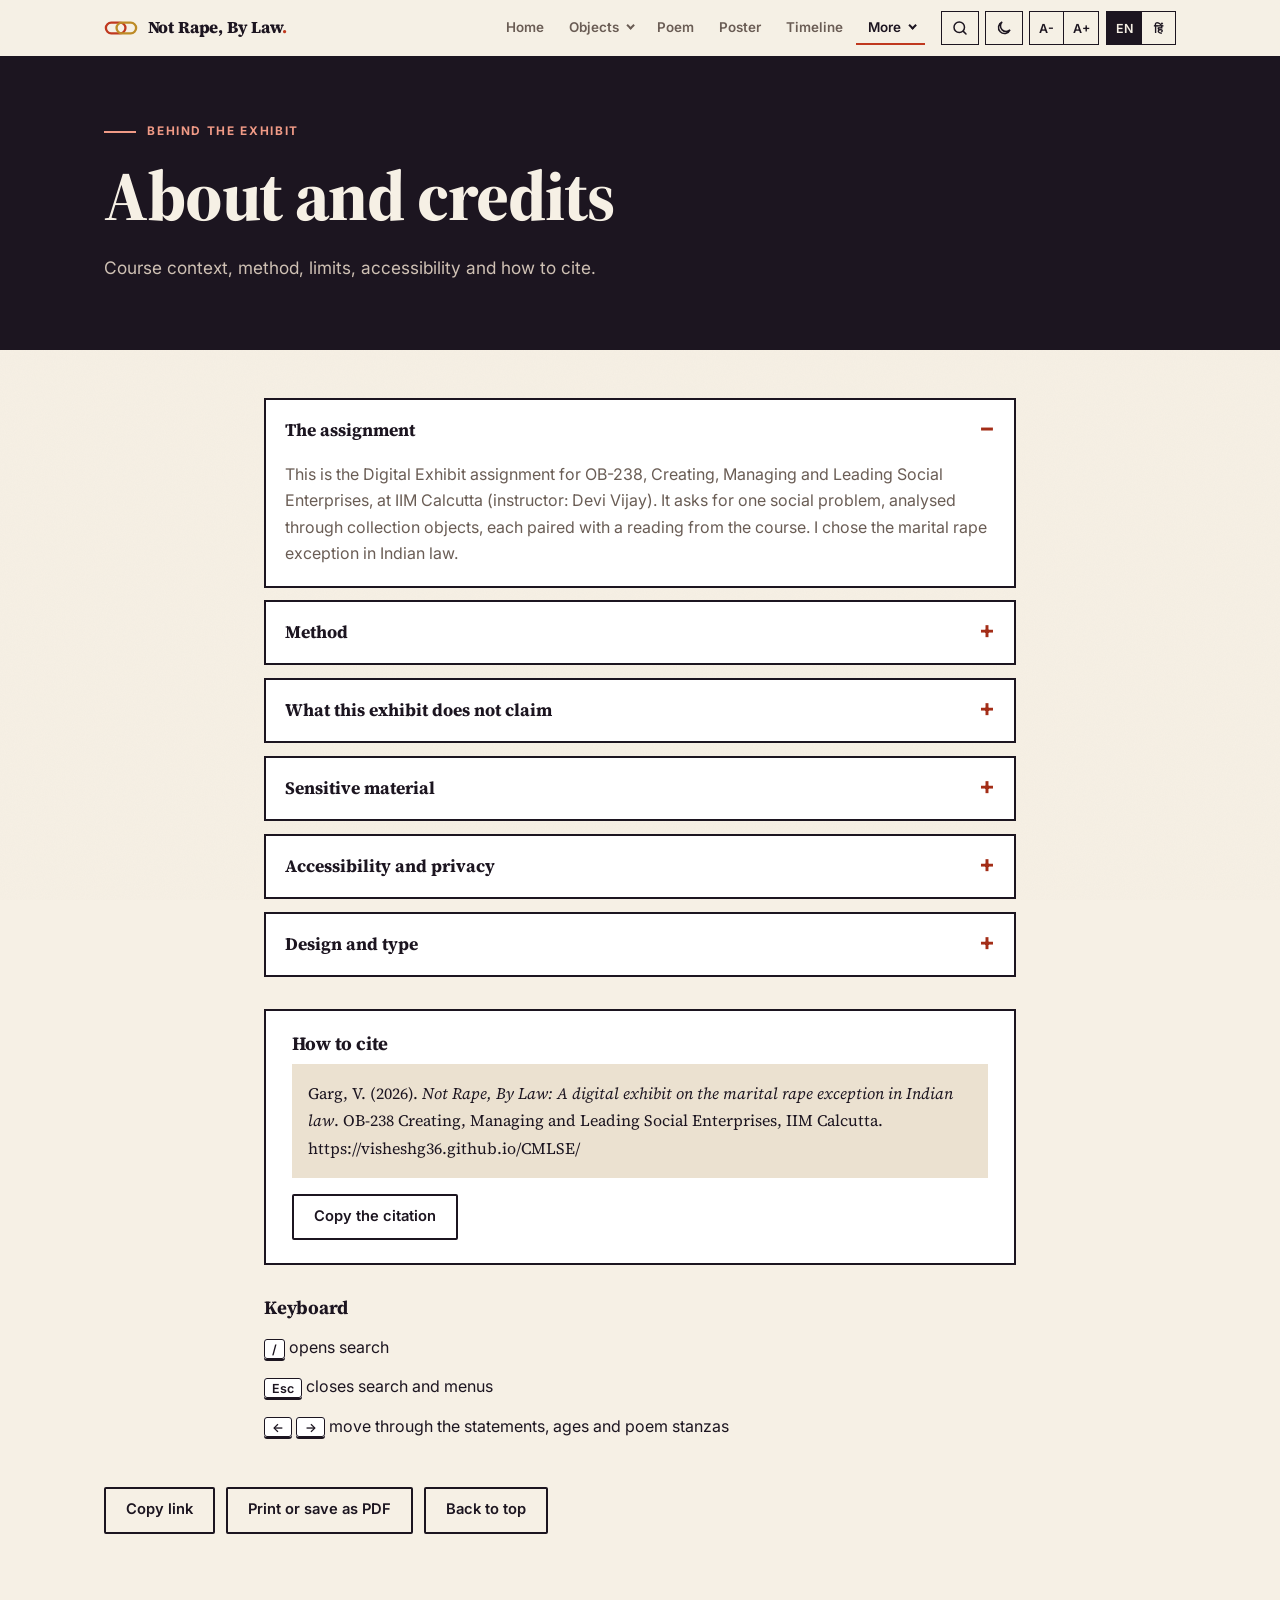
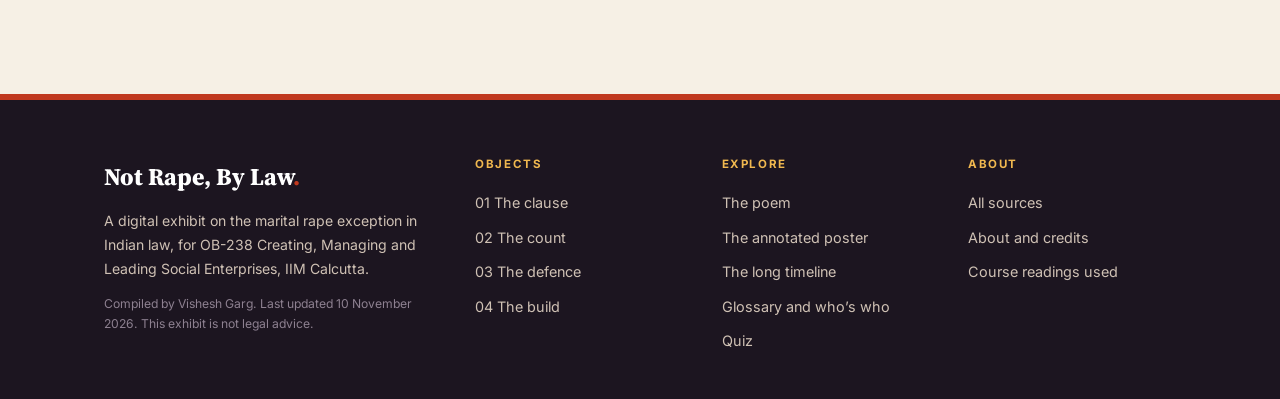
<file: about.html>
<!DOCTYPE html>
<html lang="en" data-ui="en" data-theme="light">
<head>
<meta charset="UTF-8">
<meta name="viewport" content="width=device-width, initial-scale=1, viewport-fit=cover">
<title>About and credits | Not Rape, By Law</title>
<meta name="description" content="Course context, method, limits, accessibility, how the exhibit was made, and how to cite it.">
<meta name="theme-color" content="#1C1520">
<link rel="canonical" href="https://visheshg36.github.io/CMLSE/about.html">
<meta property="og:type" content="website"><meta property="og:site_name" content="Not Rape, By Law">
<meta property="og:title" content="About and credits | Not Rape, By Law"><meta property="og:description" content="Course context, method, limits, accessibility, how the exhibit was made, and how to cite it.">
<meta property="og:url" content="https://visheshg36.github.io/CMLSE/about.html"><meta property="og:image" content="https://visheshg36.github.io/CMLSE/poster.jpg">
<meta name="twitter:card" content="summary_large_image">
<link rel="icon" href="data:image/svg+xml,%3Csvg xmlns=%27http://www.w3.org/2000/svg%27 viewBox=%270 0 32 32%27%3E%3Crect width=%2732%27 height=%2732%27 rx=%276%27 fill=%27%231C1520%27/%3E%3Crect x=%273%27 y=%2711%27 width=%2718%27 height=%2710%27 rx=%275%27 fill=%27none%27 stroke=%27%23C0391F%27 stroke-width=%272.6%27/%3E%3Crect x=%2711%27 y=%2711%27 width=%2718%27 height=%2710%27 rx=%275%27 fill=%27none%27 stroke=%27%23BD8B26%27 stroke-width=%272.6%27/%3E%3C/svg%3E">
<link rel="preconnect" href="https://fonts.googleapis.com">
<link rel="preconnect" href="https://fonts.gstatic.com" crossorigin>
<link href="https://fonts.googleapis.com/css2?family=Source+Serif+4:ital,opsz,wght@0,8..60,400;0,8..60,600;0,8..60,700;0,8..60,800;1,8..60,400;1,8..60,600&family=Inter:wght@400;500;600;700&family=Tiro+Devanagari+Hindi:ital@0;1&display=swap" rel="stylesheet">
<link rel="stylesheet" href="styles.css">
<script>(function(){var d=document.documentElement;try{var l=localStorage.getItem('exhibit-lang'),t=localStorage.getItem('exhibit-theme'),f=localStorage.getItem('exhibit-fs');d.dataset.ui=(l==='hi')?'hi':'en';if(!t&&window.matchMedia&&matchMedia('(prefers-color-scheme: dark)').matches)t='dark';d.dataset.theme=(t==='dark')?'dark':'light';if(f)d.style.setProperty('--fs',f+'%');}catch(e){d.dataset.ui='en';d.dataset.theme='light';}})();</script>
<noscript><style>[data-lang="hi"]{display:none!important}.rv{opacity:1!important;transform:none!important}</style></noscript>
</head>
<body data-page="about.html" class="">
<a class="skip" href="#main"><span data-lang="en">Skip to content</span><span data-lang="hi">सामग्री पर जाएँ</span></a>
<header class="hdr" id="hdr">
 <div class="hdr-in wrap">
  <a class="brand" href="index.html" aria-label="Not Rape, By Law. Home"><svg class="brand-mark" viewBox="0 0 38 18" width="34" height="16" fill="none" stroke-width="2.6" aria-hidden="true"><rect x="2" y="3" width="22" height="12" rx="6" stroke="#C0391F"/><rect x="14" y="3" width="22" height="12" rx="6" stroke="#BD8B26"/></svg><span class="brand-t">Not Rape, By Law<span class="dot">.</span></span></a>
  <nav class="nav" id="nav" aria-label="Main">
   <a class="nl" href="index.html"><span data-lang="en">Home</span><span data-lang="hi">मुखपृष्ठ</span></a>
   <div class="dd" data-dd><button class="nl dd-b" type="button" aria-expanded="false" aria-haspopup="true"><span data-lang="en">Objects</span><span data-lang="hi">वस्तुएँ</span></button><div class="dd-m" role="menu"><a role="menuitem" href="object-01.html"><b>01</b><span data-lang="en">The clause</span><span data-lang="hi">धारा</span></a><a role="menuitem" href="object-02.html"><b>02</b><span data-lang="en">The count</span><span data-lang="hi">गिनती</span></a><a role="menuitem" href="object-03.html"><b>03</b><span data-lang="en">The defence</span><span data-lang="hi">बचाव</span></a><a role="menuitem" href="object-04.html"><b>04</b><span data-lang="en">The build</span><span data-lang="hi">निर्माण</span></a></div></div>
   <a class="nl" href="poem.html"><span data-lang="en">Poem</span><span data-lang="hi">कविता</span></a>
   <a class="nl" href="poster.html"><span data-lang="en">Poster</span><span data-lang="hi">पोस्टर</span></a>
   <a class="nl" href="timeline.html"><span data-lang="en">Timeline</span><span data-lang="hi">समयरेखा</span></a>
   <div class="dd" data-dd><button class="nl dd-b on" type="button" aria-expanded="false" aria-haspopup="true"><span data-lang="en">More</span><span data-lang="hi">और</span></button><div class="dd-m" role="menu"><a role="menuitem" href="glossary.html"><span data-lang="en">Glossary and who’s who</span><span data-lang="hi">शब्दावली और कौन-कौन</span></a><a role="menuitem" href="quiz.html"><span data-lang="en">Quiz</span><span data-lang="hi">क्विज़</span></a><a role="menuitem" href="sources.html"><span data-lang="en">Sources</span><span data-lang="hi">स्रोत</span></a><a role="menuitem" href="about.html" class=on><span data-lang="en">About and credits</span><span data-lang="hi">परिचय और श्रेय</span></a></div></div>
  </nav>
  <div class="tools">
   <button class="tb" id="b-search" type="button" aria-label="Search the exhibit" title="Search (press /)"><svg viewBox="0 0 24 24" width="18" height="18" fill="none" stroke="currentColor" stroke-width="2" stroke-linecap="round" aria-hidden="true"><circle cx="11" cy="11" r="7"/><path d="M20 20l-3.5-3.5"/></svg></button>
   <button class="tb" id="b-theme" type="button" aria-label="Switch light and dark" title="Light or dark"><svg viewBox="0 0 24 24" width="18" height="18" fill="none" stroke="currentColor" stroke-width="2" stroke-linecap="round" aria-hidden="true"><path d="M20 14.5A8 8 0 1 1 9.5 4a6.5 6.5 0 0 0 10.5 10.5z"/></svg></button>
   <div class="fs" role="group" aria-label="Text size"><button id="b-fsm" type="button" aria-label="Smaller text">A-</button><button id="b-fsp" type="button" aria-label="Larger text">A+</button></div>
   <div class="lang" role="group" aria-label="Language"><button id="btn-en" type="button">EN</button><button id="btn-hi" type="button">हिं</button></div>
   <button class="burger" id="b-burger" type="button" aria-label="Menu" aria-expanded="false" aria-controls="nav"><span></span><span></span><span></span></button>
  </div>
 </div>
 <div class="prog" id="prog" aria-hidden="true"></div>
</header>
<main id="main">
<section class="poem-hero"><div class="wrap">
 <p class="eyebrow dark"><span data-lang="en">Behind the exhibit</span><span data-lang="hi">प्रदर्शनी के पीछे</span></p>
 <h1 data-lang="en">About and credits</h1><h1 data-lang="hi">परिचय और श्रेय</h1>
 <p class="dek" data-lang="en">Course context, method, limits, accessibility and how to cite.</p><p class="dek" data-lang="hi">पाठ्यक्रम का संदर्भ, विधि, सीमाएँ, सुगम्यता और हवाला कैसे दें।</p>
</div></section><section class="sec rv sec-about" id="abt"><div class="wrap narrow"><div class="accs"><details class="acc" open><summary><span data-lang="en">The assignment</span><span data-lang="hi">असाइनमेंट</span></summary><div class="acc-b"><div data-lang="en">This is the Digital Exhibit assignment for OB-238, Creating, Managing and Leading Social Enterprises, at IIM Calcutta (instructor: Devi Vijay). It asks for one social problem, analysed through collection objects, each paired with a reading from the course. I chose the marital rape exception in Indian law.</div><div data-lang="hi">यह आईआईएम कलकत्ता में OB-238, क्रिएटिंग, मैनेजिंग एंड लीडिंग सोशल एंटरप्राइजेज़ (प्रशिक्षक: देवी विजय) का डिजिटल एग्ज़िबिट असाइनमेंट है। इसमें एक सामाजिक समस्या को संग्रह-वस्तुओं के ज़रिए परखना है, हर वस्तु को पाठ्यक्रम की एक पठन-सामग्री से जोड़ते हुए। मैंने भारतीय कानून में वैवाहिक बलात्कार अपवाद को चुना।</div></div></details><details class="acc"><summary><span data-lang="en">Method</span><span data-lang="hi">विधि</span></summary><div class="acc-b"><div data-lang="en">For each object I read the primary text where it was available and checked every figure against a source I opened. Where two sources disagreed, such as the number of countries that still exempt husbands, I say so instead of picking one. Dates, case names and counts are cited on each page and gathered on the sources page.</div><div data-lang="hi">हर वस्तु के लिए जहाँ प्राथमिक पाठ मिला मैंने उसे पढ़ा और हर आँकड़े को ऐसे स्रोत से मिलाया जो मैंने खोला था। जहाँ दो स्रोत असहमत थे, जैसे उन देशों की संख्या जो अब भी पतियों को छूट देते हैं, वहाँ मैं एक चुनने के बजाय यह बताता हूँ। तारीखें, मामलों के नाम और गिनतियाँ हर पृष्ठ पर और स्रोत पृष्ठ पर उद्धृत हैं।</div></div></details><details class="acc"><summary><span data-lang="en">What this exhibit does not claim</span><span data-lang="hi">यह प्रदर्शनी क्या दावा नहीं करती</span></summary><div class="acc-b"><div data-lang="en">It does not predict what the Supreme Court will decide. It does not say that Nigeria’s model would work for wives in India, only that its mechanisms are worth comparing. It is not legal advice, and the remedy map is a plain language summary. The Mirabel Centre audit covers one centre, mostly children, and the NFHS figures are self-reported.</div><div data-lang="hi">यह नहीं बताती कि सर्वोच्च न्यायालय क्या तय करेगा। यह नहीं कहती कि नाइजीरिया का मॉडल भारत की पत्नियों के लिए काम करेगा, केवल यह कि उसकी कार्यविधि तुलना के लायक है। यह कानूनी सलाह नहीं है, और उपाय का नक्शा सरल भाषा का सारांश है। मिराबेल सेंटर का ऑडिट एक केंद्र का है, ज़्यादातर बच्चों का, और NFHS के आँकड़े स्वयं बताए गए हैं।</div></div></details><details class="acc"><summary><span data-lang="en">Sensitive material</span><span data-lang="hi">संवेदनशील सामग्री</span></summary><div class="acc-b"><div data-lang="en">The subject is sexual violence within marriage. The poem describes a woman’s death by self-immolation and carries a content note and helplines. No page depicts an assault.</div><div data-lang="hi">विषय विवाह के भीतर यौन हिंसा है। कविता में एक महिला की आत्मदाह से मृत्यु का वर्णन है और उस पर सूचना और हेल्पलाइन हैं। किसी भी पृष्ठ पर किसी हमले का चित्रण नहीं है।</div></div></details><details class="acc"><summary><span data-lang="en">Accessibility and privacy</span><span data-lang="hi">सुगम्यता और निजता</span></summary><div class="acc-b"><div data-lang="en">Everything works by keyboard. You can enlarge the text, switch to dark mode and switch between English and Hindi, and the site respects reduced-motion settings. Press the slash key to search. The site sets no cookies and has no analytics. It stores only your language, theme and text-size choices in your own browser.</div><div data-lang="hi">सब कुछ कीबोर्ड से चलता है। आप अक्षर बड़े कर सकते हैं, डार्क मोड में जा सकते हैं और अंग्रेज़ी-हिंदी के बीच बदल सकते हैं, और साइट कम गति की सेटिंग का सम्मान करती है। खोजने के लिए स्लैश कुंजी दबाइए। साइट कोई कुकी नहीं लगाती और कोई एनालिटिक्स नहीं है। यह केवल आपकी भाषा, थीम और अक्षर-आकार की पसंद आपके अपने ब्राउज़र में रखती है।</div></div></details><details class="acc"><summary><span data-lang="en">Design and type</span><span data-lang="hi">डिज़ाइन और अक्षर</span></summary><div class="acc-b"><div data-lang="en">The site is plain HTML, CSS and JavaScript, set in Source Serif 4, Inter and Tiro Devanagari Hindi. The poem and the poster are original to this exhibit.</div><div data-lang="hi">साइट सादे HTML, CSS और JavaScript से बनी है, और सोर्स सेरिफ़ 4, इंटर तथा टिरो देवनागरी हिंदी फ़ॉन्ट में है। कविता और पोस्टर इसी प्रदर्शनी के लिए मौलिक हैं।</div></div></details></div><div class="citebox"><h3><span data-lang="en">How to cite</span><span data-lang="hi">हवाला कैसे दें</span></h3><p class="cite-t" id="cite-t">Garg, V. (2026). <i>Not Rape, By Law: A digital exhibit on the marital rape exception in Indian law</i>. OB-238 Creating, Managing and Leading Social Enterprises, IIM Calcutta. https://visheshg36.github.io/CMLSE/</p><button type="button" class="btn ghost" data-copy="cite-t"><span data-lang="en">Copy the citation</span><span data-lang="hi">हवाला कॉपी करें</span></button></div><div class="keys"><h3><span data-lang="en">Keyboard</span><span data-lang="hi">कीबोर्ड</span></h3><ul><li><kbd>/</kbd> <span data-lang="en">opens search</span><span data-lang="hi">खोज खोलता है</span></li><li><kbd>Esc</kbd> <span data-lang="en">closes search and menus</span><span data-lang="hi">खोज और मेन्यू बंद करता है</span></li><li><kbd>&larr;</kbd> <kbd>&rarr;</kbd> <span data-lang="en">move through the statements, ages and poem stanzas</span><span data-lang="hi">बयानों, आयु और कविता के पदों में आगे-पीछे ले जाते हैं</span></li></ul></div></div></section><div class="sharebar rv"><div class="wrap"><button type="button" class="btn ghost" data-share><span data-lang="en">Copy link</span><span data-lang="hi">लिंक कॉपी करें</span></button><button type="button" class="btn ghost" data-print><span data-lang="en">Print or save as PDF</span><span data-lang="hi">प्रिंट करें या PDF सहेजें</span></button><button type="button" class="btn ghost" data-top><span data-lang="en">Back to top</span><span data-lang="hi">ऊपर जाएँ</span></button></div></div>
</main>
<footer class="ftr">
 <div class="wrap ftr-grid">
  <div class="ftr-brand">
   <p class="ftr-logo">Not Rape, By Law<span class="dot">.</span></p>
   <p class="ftr-line"><span data-lang="en">A digital exhibit on the marital rape exception in Indian law, for OB-238 Creating, Managing and Leading Social Enterprises, IIM Calcutta.</span><span data-lang="hi">भारतीय कानून में वैवाहिक बलात्कार अपवाद पर एक डिजिटल प्रदर्शनी, OB-238 क्रिएटिंग, मैनेजिंग एंड लीडिंग सोशल एंटरप्राइजेज़, आईआईएम कलकत्ता के लिए।</span></p>
   <p class="ftr-small"><span data-lang="en">Compiled by Vishesh Garg. Last updated 10 November 2026. This exhibit is not legal advice.</span><span data-lang="hi">विशेष गर्ग द्वारा संकलित। अंतिम अद्यतन 10 November 2026। यह प्रदर्शनी कानूनी सलाह नहीं है।</span></p>
  </div>
  <div><h3><span data-lang="en">Objects</span><span data-lang="hi">वस्तुएँ</span></h3><ul><li><a href="object-01.html">01 <span data-lang="en">The clause</span><span data-lang="hi">धारा</span></a></li><li><a href="object-02.html">02 <span data-lang="en">The count</span><span data-lang="hi">गिनती</span></a></li><li><a href="object-03.html">03 <span data-lang="en">The defence</span><span data-lang="hi">बचाव</span></a></li><li><a href="object-04.html">04 <span data-lang="en">The build</span><span data-lang="hi">निर्माण</span></a></li></ul></div>
  <div><h3><span data-lang="en">Explore</span><span data-lang="hi">खोजें</span></h3><ul><li><a href="poem.html"><span data-lang="en">The poem</span><span data-lang="hi">कविता</span></a></li><li><a href="poster.html"><span data-lang="en">The annotated poster</span><span data-lang="hi">टिप्पणी-सहित पोस्टर</span></a></li><li><a href="timeline.html"><span data-lang="en">The long timeline</span><span data-lang="hi">लंबी समयरेखा</span></a></li><li><a href="glossary.html"><span data-lang="en">Glossary and who’s who</span><span data-lang="hi">शब्दावली और कौन-कौन</span></a></li><li><a href="quiz.html"><span data-lang="en">Quiz</span><span data-lang="hi">क्विज़</span></a></li></ul></div>
  <div><h3><span data-lang="en">About</span><span data-lang="hi">परिचय</span></h3><ul><li><a href="sources.html"><span data-lang="en">All sources</span><span data-lang="hi">सभी स्रोत</span></a></li><li><a href="about.html"><span data-lang="en">About and credits</span><span data-lang="hi">परिचय और श्रेय</span></a></li><li><a href="index.html#about"><span data-lang="en">Course readings used</span><span data-lang="hi">इस्तेमाल की गई पठन-सामग्री</span></a></li></ul></div>
 </div>
</footer>
<div class="srch" id="srch" hidden role="dialog" aria-modal="true" aria-label="Search the exhibit">
 <div class="srch-box">
  <div class="srch-top"><svg viewBox="0 0 24 24" width="18" height="18" fill="none" stroke="currentColor" stroke-width="2" stroke-linecap="round" aria-hidden="true"><circle cx="11" cy="11" r="7"/><path d="M20 20l-3.5-3.5"/></svg><input id="srch-in" type="search" autocomplete="off" spellcheck="false" placeholder="Search the exhibit" aria-label="Search the exhibit"><button id="srch-x" type="button" aria-label="Close search">esc</button></div>
  <ul class="srch-list" id="srch-list" role="listbox"></ul>
  <p class="srch-foot" id="srch-foot"></p>
 </div>
</div>
<div class="toast" id="toast" role="status" aria-live="polite"></div>
<button class="totop" id="totop" type="button" aria-label="Back to top">&uarr;</button>
<script src="search-index.js"></script>
<script src="glossary-data.js"></script>
<script src="site.js"></script>
<script src="widgets.js"></script>

</body>
</html>
</file>
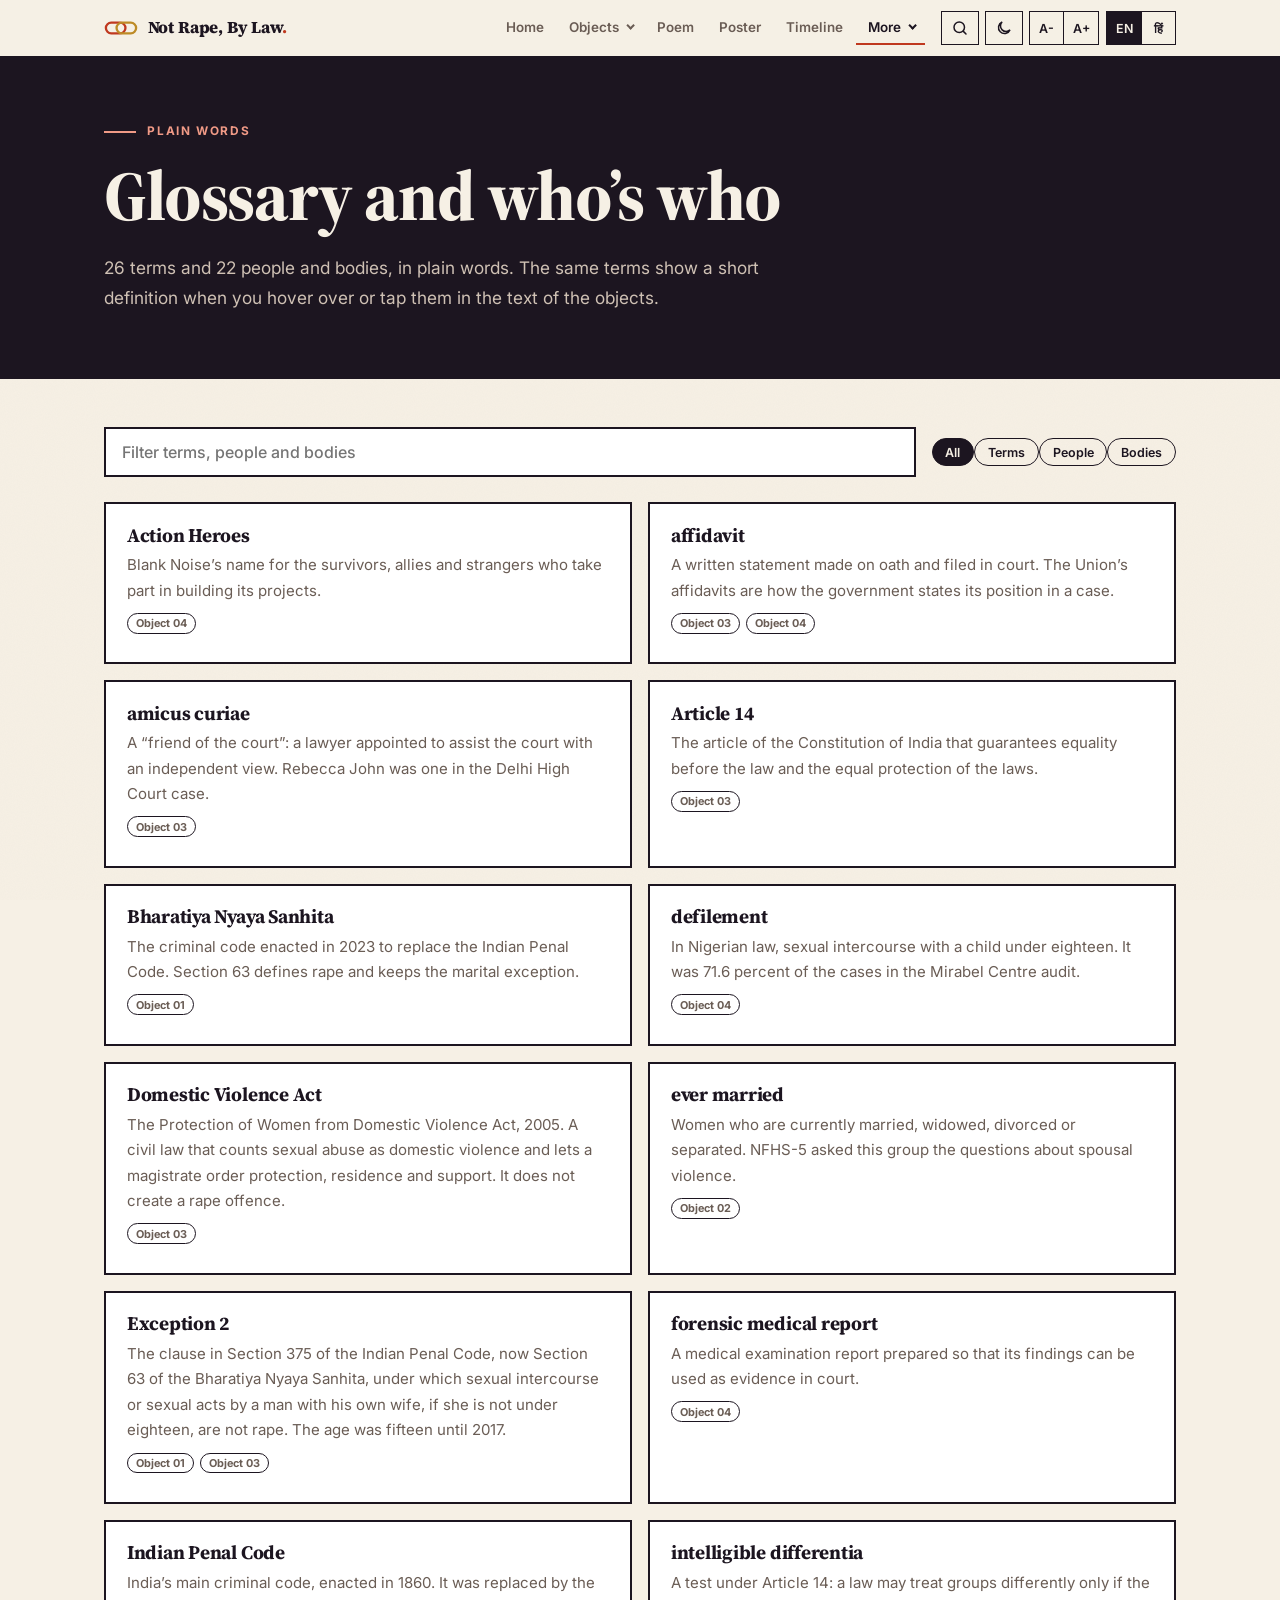
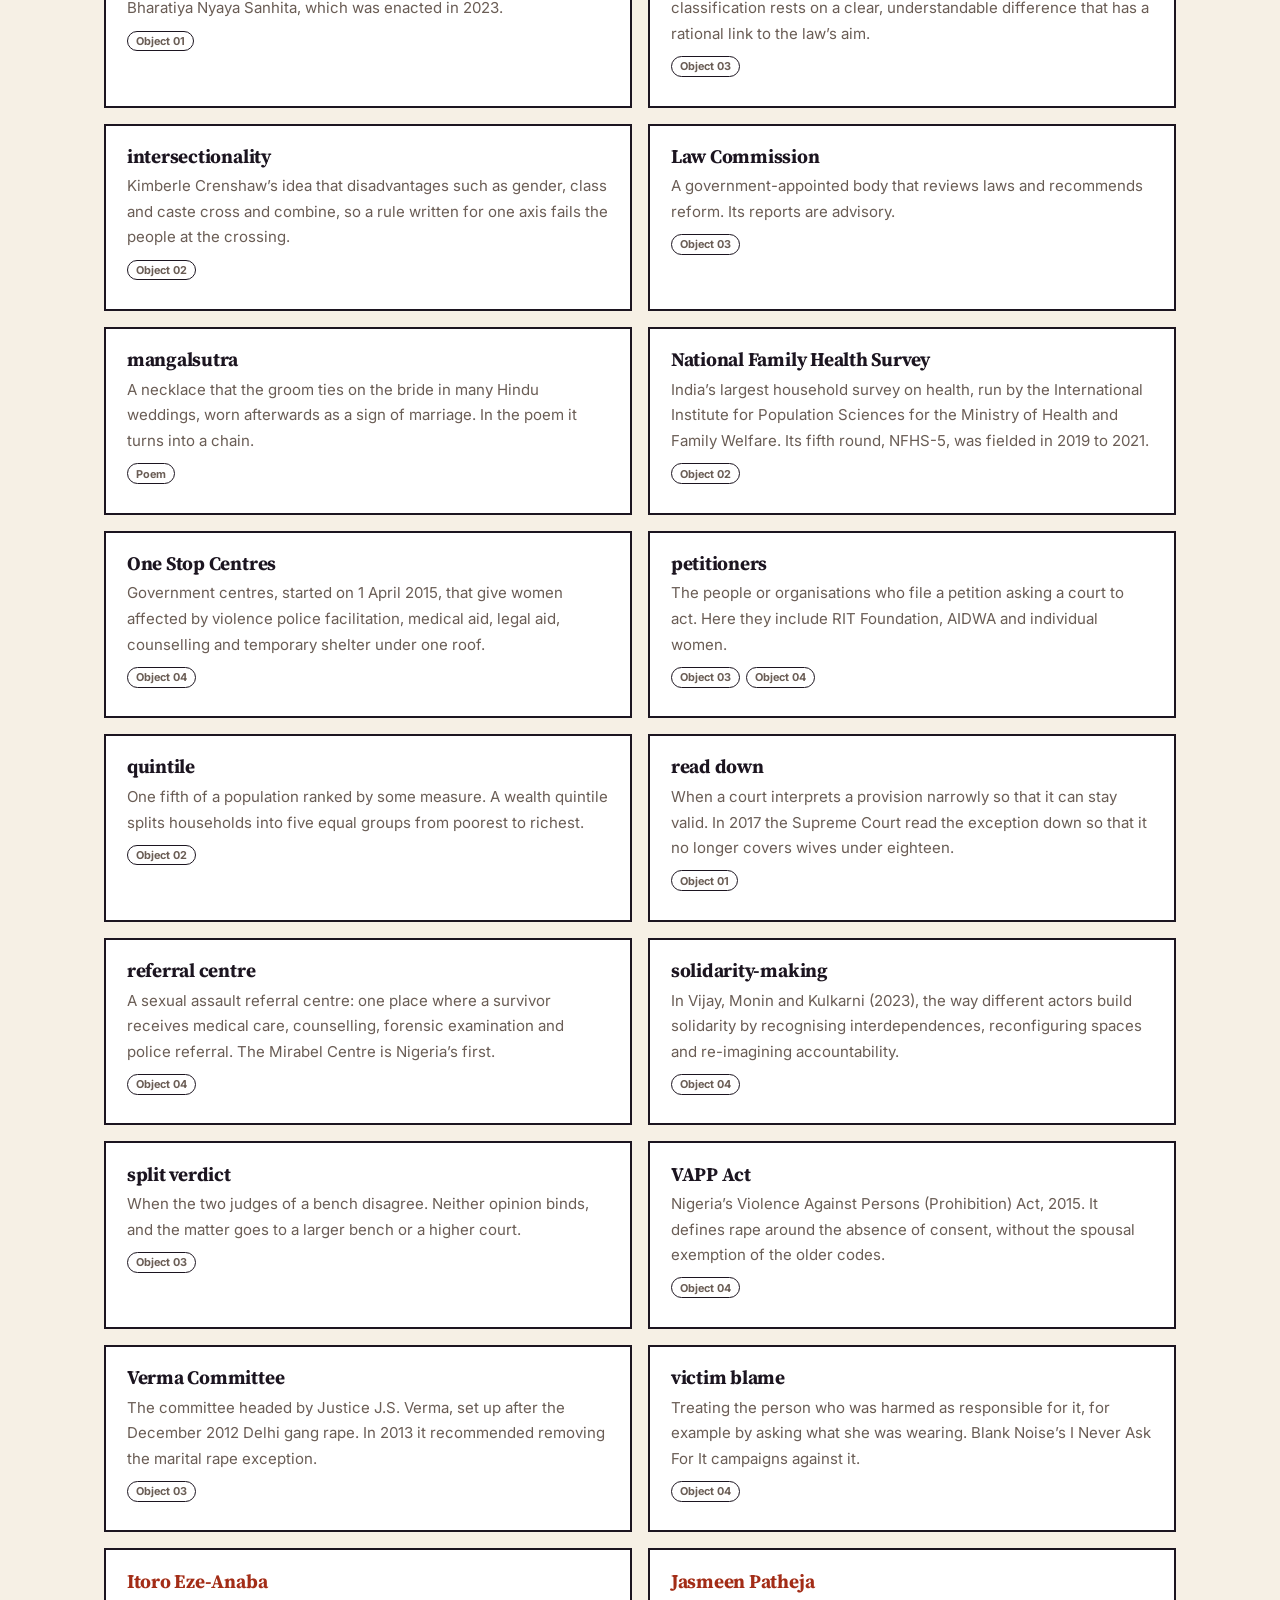
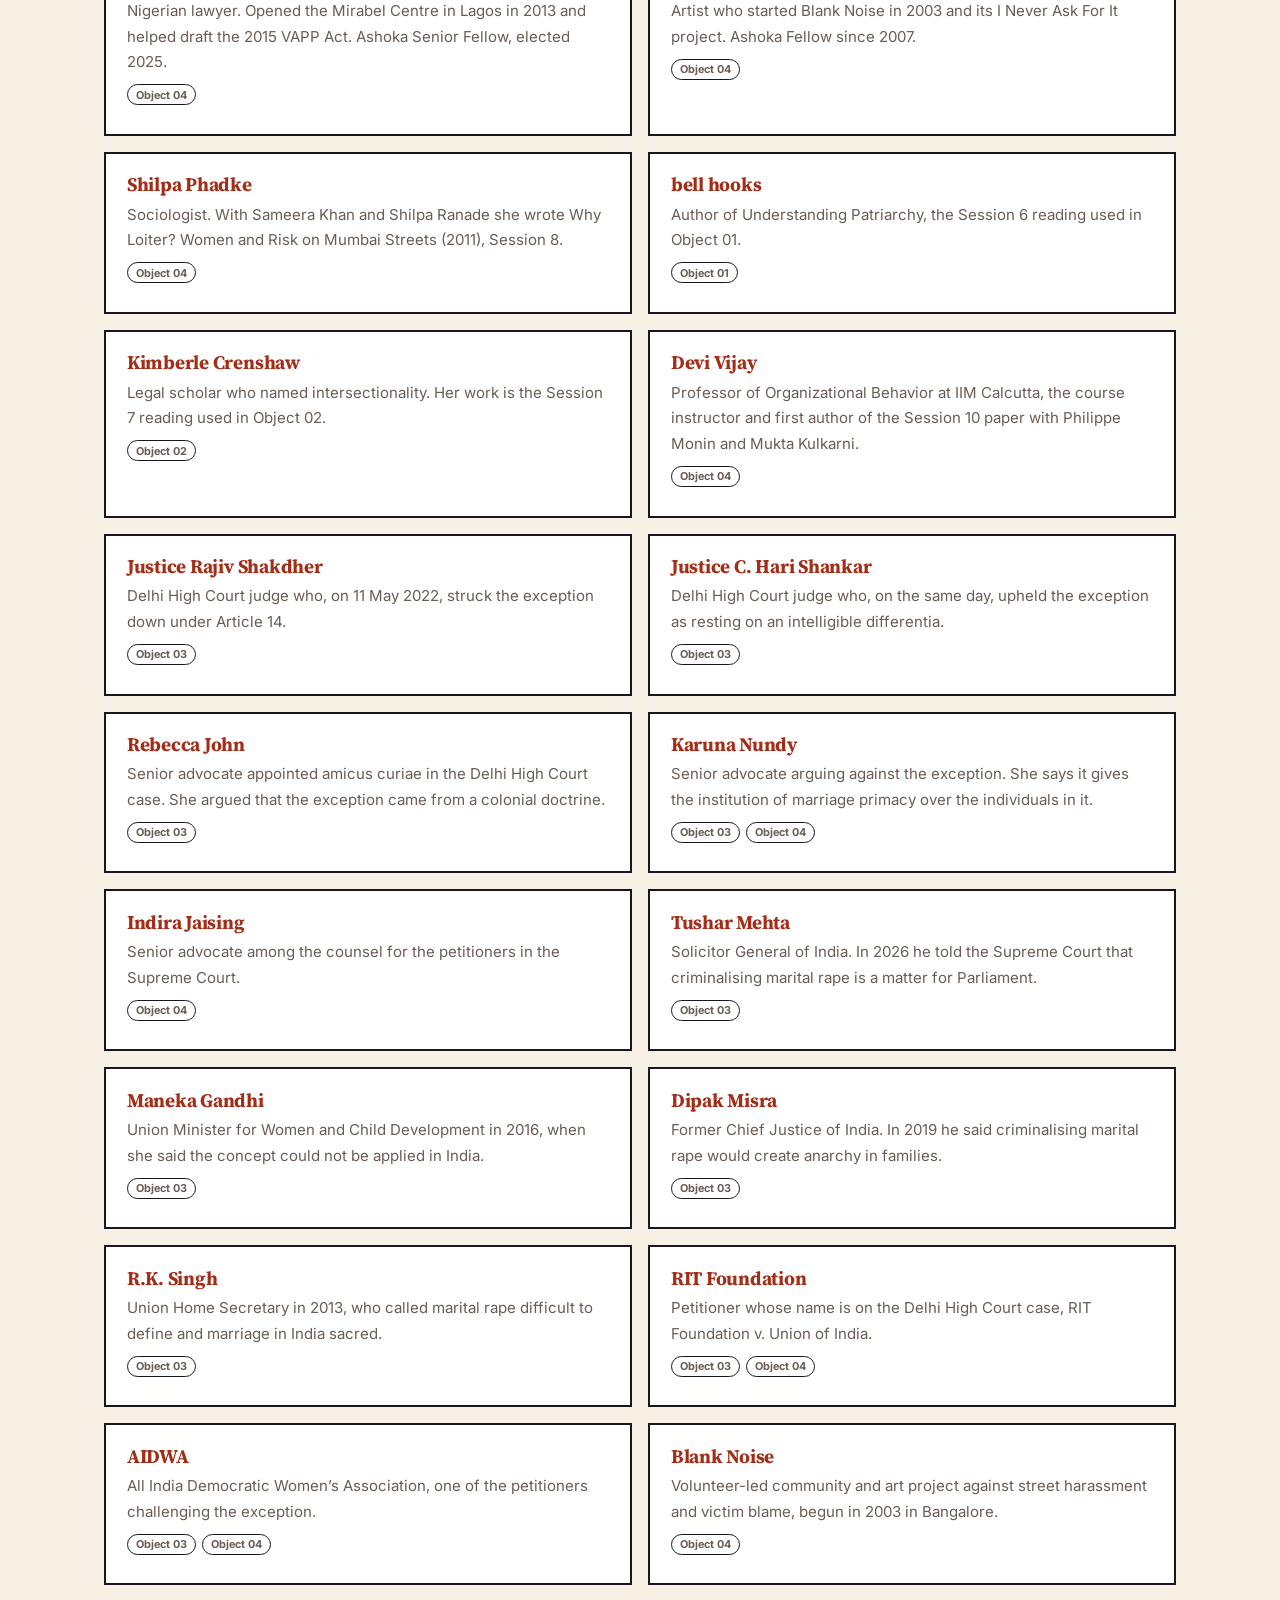
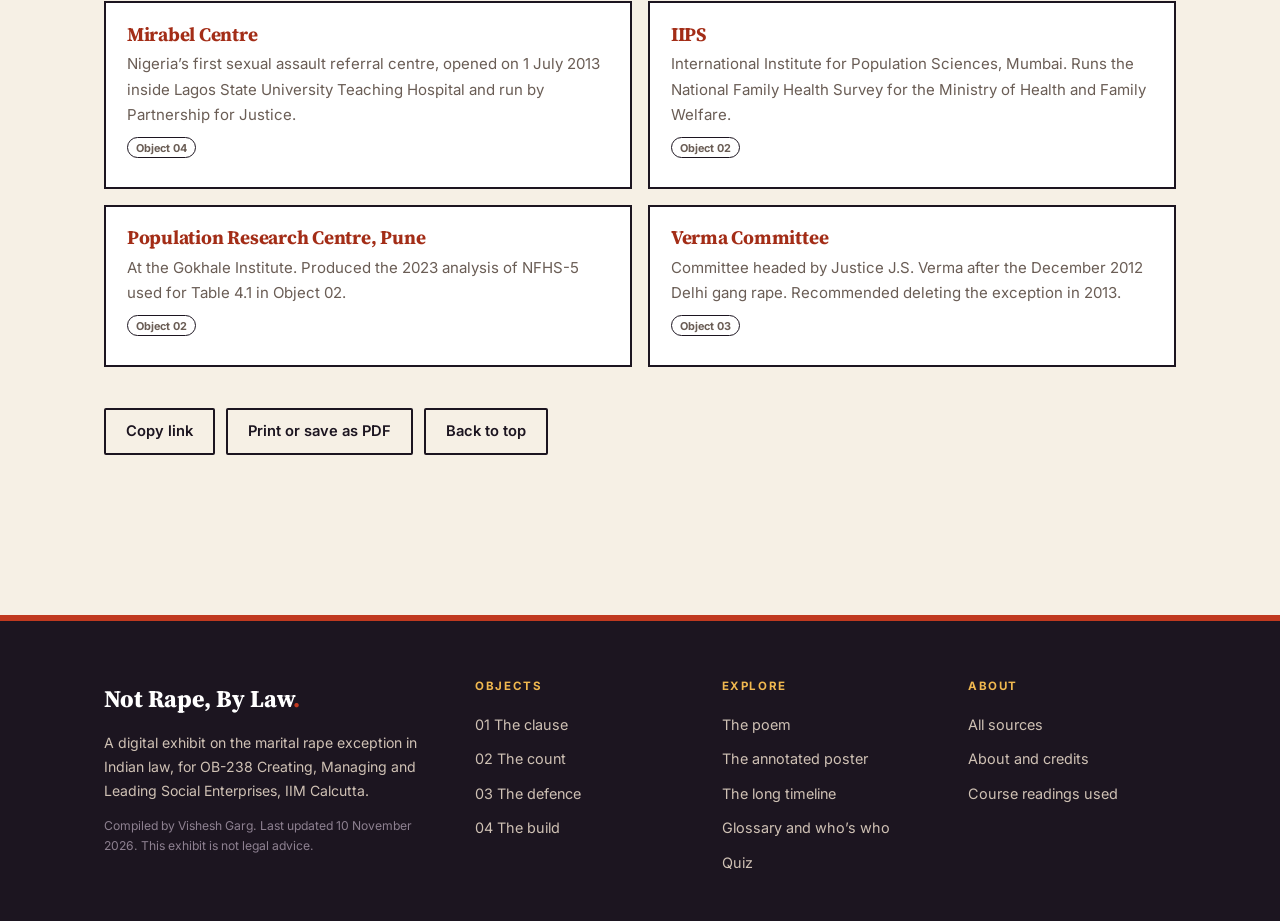
<file: glossary.html>
<!DOCTYPE html>
<html lang="en" data-ui="en" data-theme="light">
<head>
<meta charset="UTF-8">
<meta name="viewport" content="width=device-width, initial-scale=1, viewport-fit=cover">
<title>Glossary and who’s who | Not Rape, By Law</title>
<meta name="description" content="Plain-word definitions of the terms, people and bodies in the exhibit.">
<meta name="theme-color" content="#1C1520">
<link rel="canonical" href="https://visheshg36.github.io/CMLSE/glossary.html">
<meta property="og:type" content="website"><meta property="og:site_name" content="Not Rape, By Law">
<meta property="og:title" content="Glossary and who’s who | Not Rape, By Law"><meta property="og:description" content="Plain-word definitions of the terms, people and bodies in the exhibit.">
<meta property="og:url" content="https://visheshg36.github.io/CMLSE/glossary.html"><meta property="og:image" content="https://visheshg36.github.io/CMLSE/poster.jpg">
<meta name="twitter:card" content="summary_large_image">
<link rel="icon" href="data:image/svg+xml,%3Csvg xmlns=%27http://www.w3.org/2000/svg%27 viewBox=%270 0 32 32%27%3E%3Crect width=%2732%27 height=%2732%27 rx=%276%27 fill=%27%231C1520%27/%3E%3Crect x=%273%27 y=%2711%27 width=%2718%27 height=%2710%27 rx=%275%27 fill=%27none%27 stroke=%27%23C0391F%27 stroke-width=%272.6%27/%3E%3Crect x=%2711%27 y=%2711%27 width=%2718%27 height=%2710%27 rx=%275%27 fill=%27none%27 stroke=%27%23BD8B26%27 stroke-width=%272.6%27/%3E%3C/svg%3E">
<link rel="preconnect" href="https://fonts.googleapis.com">
<link rel="preconnect" href="https://fonts.gstatic.com" crossorigin>
<link href="https://fonts.googleapis.com/css2?family=Source+Serif+4:ital,opsz,wght@0,8..60,400;0,8..60,600;0,8..60,700;0,8..60,800;1,8..60,400;1,8..60,600&family=Inter:wght@400;500;600;700&family=Tiro+Devanagari+Hindi:ital@0;1&display=swap" rel="stylesheet">
<link rel="stylesheet" href="styles.css">
<script>(function(){var d=document.documentElement;try{var l=localStorage.getItem('exhibit-lang'),t=localStorage.getItem('exhibit-theme'),f=localStorage.getItem('exhibit-fs');d.dataset.ui=(l==='hi')?'hi':'en';if(!t&&window.matchMedia&&matchMedia('(prefers-color-scheme: dark)').matches)t='dark';d.dataset.theme=(t==='dark')?'dark':'light';if(f)d.style.setProperty('--fs',f+'%');}catch(e){d.dataset.ui='en';d.dataset.theme='light';}})();</script>
<noscript><style>[data-lang="hi"]{display:none!important}.rv{opacity:1!important;transform:none!important}</style></noscript>
</head>
<body data-page="glossary.html" class="">
<a class="skip" href="#main"><span data-lang="en">Skip to content</span><span data-lang="hi">सामग्री पर जाएँ</span></a>
<header class="hdr" id="hdr">
 <div class="hdr-in wrap">
  <a class="brand" href="index.html" aria-label="Not Rape, By Law. Home"><svg class="brand-mark" viewBox="0 0 38 18" width="34" height="16" fill="none" stroke-width="2.6" aria-hidden="true"><rect x="2" y="3" width="22" height="12" rx="6" stroke="#C0391F"/><rect x="14" y="3" width="22" height="12" rx="6" stroke="#BD8B26"/></svg><span class="brand-t">Not Rape, By Law<span class="dot">.</span></span></a>
  <nav class="nav" id="nav" aria-label="Main">
   <a class="nl" href="index.html"><span data-lang="en">Home</span><span data-lang="hi">मुखपृष्ठ</span></a>
   <div class="dd" data-dd><button class="nl dd-b" type="button" aria-expanded="false" aria-haspopup="true"><span data-lang="en">Objects</span><span data-lang="hi">वस्तुएँ</span></button><div class="dd-m" role="menu"><a role="menuitem" href="object-01.html"><b>01</b><span data-lang="en">The clause</span><span data-lang="hi">धारा</span></a><a role="menuitem" href="object-02.html"><b>02</b><span data-lang="en">The count</span><span data-lang="hi">गिनती</span></a><a role="menuitem" href="object-03.html"><b>03</b><span data-lang="en">The defence</span><span data-lang="hi">बचाव</span></a><a role="menuitem" href="object-04.html"><b>04</b><span data-lang="en">The build</span><span data-lang="hi">निर्माण</span></a></div></div>
   <a class="nl" href="poem.html"><span data-lang="en">Poem</span><span data-lang="hi">कविता</span></a>
   <a class="nl" href="poster.html"><span data-lang="en">Poster</span><span data-lang="hi">पोस्टर</span></a>
   <a class="nl" href="timeline.html"><span data-lang="en">Timeline</span><span data-lang="hi">समयरेखा</span></a>
   <div class="dd" data-dd><button class="nl dd-b on" type="button" aria-expanded="false" aria-haspopup="true"><span data-lang="en">More</span><span data-lang="hi">और</span></button><div class="dd-m" role="menu"><a role="menuitem" href="glossary.html" class=on><span data-lang="en">Glossary and who’s who</span><span data-lang="hi">शब्दावली और कौन-कौन</span></a><a role="menuitem" href="quiz.html"><span data-lang="en">Quiz</span><span data-lang="hi">क्विज़</span></a><a role="menuitem" href="sources.html"><span data-lang="en">Sources</span><span data-lang="hi">स्रोत</span></a><a role="menuitem" href="about.html"><span data-lang="en">About and credits</span><span data-lang="hi">परिचय और श्रेय</span></a></div></div>
  </nav>
  <div class="tools">
   <button class="tb" id="b-search" type="button" aria-label="Search the exhibit" title="Search (press /)"><svg viewBox="0 0 24 24" width="18" height="18" fill="none" stroke="currentColor" stroke-width="2" stroke-linecap="round" aria-hidden="true"><circle cx="11" cy="11" r="7"/><path d="M20 20l-3.5-3.5"/></svg></button>
   <button class="tb" id="b-theme" type="button" aria-label="Switch light and dark" title="Light or dark"><svg viewBox="0 0 24 24" width="18" height="18" fill="none" stroke="currentColor" stroke-width="2" stroke-linecap="round" aria-hidden="true"><path d="M20 14.5A8 8 0 1 1 9.5 4a6.5 6.5 0 0 0 10.5 10.5z"/></svg></button>
   <div class="fs" role="group" aria-label="Text size"><button id="b-fsm" type="button" aria-label="Smaller text">A-</button><button id="b-fsp" type="button" aria-label="Larger text">A+</button></div>
   <div class="lang" role="group" aria-label="Language"><button id="btn-en" type="button">EN</button><button id="btn-hi" type="button">हिं</button></div>
   <button class="burger" id="b-burger" type="button" aria-label="Menu" aria-expanded="false" aria-controls="nav"><span></span><span></span><span></span></button>
  </div>
 </div>
 <div class="prog" id="prog" aria-hidden="true"></div>
</header>
<main id="main">
<section class="poem-hero"><div class="wrap">
 <p class="eyebrow dark"><span data-lang="en">Plain words</span><span data-lang="hi">सरल शब्द</span></p>
 <h1 data-lang="en">Glossary and who’s who</h1><h1 data-lang="hi">शब्दावली और कौन-कौन</h1>
 <p class="dek" data-lang="en">26 terms and 22 people and bodies, in plain words. The same terms show a short definition when you hover over or tap them in the text of the objects.</p><p class="dek" data-lang="hi">26 शब्द और 22 लोग और संस्थाएँ, सरल भाषा में। वही शब्द वस्तुओं के पाठ में छूने या ऊपर ले जाने पर संक्षिप्त परिभाषा दिखाते हैं।</p>
</div></section><section class="sec rv sec-gl" id="list"><div class="wrap "><div data-widget="filter" id="w-gl"><div class="gl-ctl"><input id="gl-q" type="search" placeholder="Filter terms, people and bodies" aria-label="Filter the glossary"><div class="chips" id="gl-chips"><button type="button" class="chip on" data-k="all"><span data-lang="en">All</span><span data-lang="hi">सभी</span></button><button type="button" class="chip" data-k="terms"><span data-lang="en">Terms</span><span data-lang="hi">शब्द</span></button><button type="button" class="chip" data-k="people"><span data-lang="en">People</span><span data-lang="hi">लोग</span></button><button type="button" class="chip" data-k="bodies"><span data-lang="en">Bodies</span><span data-lang="hi">संस्थाएँ</span></button></div></div><div class="gl-grid" id="gl-grid"><article class="gl-item rv" id="g-actionheroes" data-kind="terms" data-text="action heroes एक्शन हीरोज़ blank noise’s name for the survivors, allies and strangers who take part in building its projects. ब्लैंक नॉइज़ का नाम उन उत्तरजीवियों, सहयोगियों और अजनबियों के लिए जो उसकी परियोजनाएँ बनाने में हिस्सा लेते हैं।"><h3><span data-lang="en">Action Heroes</span><span data-lang="hi">एक्शन हीरोज़</span></h3><p data-lang="en">Blank Noise’s name for the survivors, allies and strangers who take part in building its projects.</p><p data-lang="hi">ब्लैंक नॉइज़ का नाम उन उत्तरजीवियों, सहयोगियों और अजनबियों के लिए जो उसकी परियोजनाएँ बनाने में हिस्सा लेते हैं।</p><p class="gl-ap"><a href="object-04.html"><span data-lang="en">Object 04</span><span data-lang="hi">वस्तु 04</span></a></p></article><article class="gl-item rv" id="g-affidavit" data-kind="terms" data-text="affidavit हलफ़नामा a written statement made on oath and filed in court. the union’s affidavits are how the government states its position in a case. शपथ पर दिया गया और अदालत में दाखिल लिखित बयान। भारत संघ के हलफ़नामे ही किसी मामले में सरकार का रुख बताते हैं।"><h3><span data-lang="en">affidavit</span><span data-lang="hi">हलफ़नामा</span></h3><p data-lang="en">A written statement made on oath and filed in court. The Union’s affidavits are how the government states its position in a case.</p><p data-lang="hi">शपथ पर दिया गया और अदालत में दाखिल लिखित बयान। भारत संघ के हलफ़नामे ही किसी मामले में सरकार का रुख बताते हैं।</p><p class="gl-ap"><a href="object-03.html"><span data-lang="en">Object 03</span><span data-lang="hi">वस्तु 03</span></a><a href="object-04.html"><span data-lang="en">Object 04</span><span data-lang="hi">वस्तु 04</span></a></p></article><article class="gl-item rv" id="g-amicus" data-kind="terms" data-text="amicus curiae न्याय मित्र a “friend of the court”: a lawyer appointed to assist the court with an independent view. rebecca john was one in the delhi high court case. “अदालत का मित्र”: एक वकील जिसे अदालत की सहायता के लिए स्वतंत्र दृष्टिकोण देने हेतु नियुक्त किया जाता है। दिल्ली उच्च न्यायालय के मामले में रेबेका जॉन ऐसी ही थीं।"><h3><span data-lang="en">amicus curiae</span><span data-lang="hi">न्याय मित्र</span></h3><p data-lang="en">A “friend of the court”: a lawyer appointed to assist the court with an independent view. Rebecca John was one in the Delhi High Court case.</p><p data-lang="hi">“अदालत का मित्र”: एक वकील जिसे अदालत की सहायता के लिए स्वतंत्र दृष्टिकोण देने हेतु नियुक्त किया जाता है। दिल्ली उच्च न्यायालय के मामले में रेबेका जॉन ऐसी ही थीं।</p><p class="gl-ap"><a href="object-03.html"><span data-lang="en">Object 03</span><span data-lang="hi">वस्तु 03</span></a></p></article><article class="gl-item rv" id="g-article14" data-kind="terms" data-text="article 14 अनुच्छेद 14 the article of the constitution of india that guarantees equality before the law and the equal protection of the laws. भारत के संविधान का वह अनुच्छेद जो कानून के समक्ष समानता और कानूनों के समान संरक्षण की गारंटी देता है।"><h3><span data-lang="en">Article 14</span><span data-lang="hi">अनुच्छेद 14</span></h3><p data-lang="en">The article of the Constitution of India that guarantees equality before the law and the equal protection of the laws.</p><p data-lang="hi">भारत के संविधान का वह अनुच्छेद जो कानून के समक्ष समानता और कानूनों के समान संरक्षण की गारंटी देता है।</p><p class="gl-ap"><a href="object-03.html"><span data-lang="en">Object 03</span><span data-lang="hi">वस्तु 03</span></a></p></article><article class="gl-item rv" id="g-bns" data-kind="terms" data-text="bharatiya nyaya sanhita भारतीय न्याय संहिता the criminal code enacted in 2023 to replace the indian penal code. section 63 defines rape and keeps the marital exception. 2023 में भारतीय दंड संहिता की जगह लेने के लिए बनी आपराधिक संहिता। धारा 63 बलात्कार को परिभाषित करती है और वैवाहिक अपवाद को बनाए रखती है।"><h3><span data-lang="en">Bharatiya Nyaya Sanhita</span><span data-lang="hi">भारतीय न्याय संहिता</span></h3><p data-lang="en">The criminal code enacted in 2023 to replace the Indian Penal Code. Section 63 defines rape and keeps the marital exception.</p><p data-lang="hi">2023 में भारतीय दंड संहिता की जगह लेने के लिए बनी आपराधिक संहिता। धारा 63 बलात्कार को परिभाषित करती है और वैवाहिक अपवाद को बनाए रखती है।</p><p class="gl-ap"><a href="object-01.html"><span data-lang="en">Object 01</span><span data-lang="hi">वस्तु 01</span></a></p></article><article class="gl-item rv" id="g-defilement" data-kind="terms" data-text="defilement डिफ़ाइलमेंट in nigerian law, sexual intercourse with a child under eighteen. it was 71.6 percent of the cases in the mirabel centre audit. नाइजीरियाई कानून में अठारह से कम के बच्चे के साथ यौन संबंध। मिराबेल सेंटर के ऑडिट में यह 71.6 प्रतिशत मामले थे।"><h3><span data-lang="en">defilement</span><span data-lang="hi">डिफ़ाइलमेंट</span></h3><p data-lang="en">In Nigerian law, sexual intercourse with a child under eighteen. It was 71.6 percent of the cases in the Mirabel Centre audit.</p><p data-lang="hi">नाइजीरियाई कानून में अठारह से कम के बच्चे के साथ यौन संबंध। मिराबेल सेंटर के ऑडिट में यह 71.6 प्रतिशत मामले थे।</p><p class="gl-ap"><a href="object-04.html"><span data-lang="en">Object 04</span><span data-lang="hi">वस्तु 04</span></a></p></article><article class="gl-item rv" id="g-pwdva" data-kind="terms" data-text="domestic violence act घरेलू हिंसा अधिनियम the protection of women from domestic violence act, 2005. a civil law that counts sexual abuse as domestic violence and lets a magistrate order protection, residence and support. it does not create a rape offence. घरेलू हिंसा से महिलाओं का संरक्षण अधिनियम, 2005। एक दीवानी कानून जो यौन दुर्व्यवहार को घरेलू हिंसा मानता है और मजिस्ट्रेट को संरक्षण, निवास और भरण-पोषण का आदेश देने देता है। यह बलात्कार का अपराध नहीं बनाता।"><h3><span data-lang="en">Domestic Violence Act</span><span data-lang="hi">घरेलू हिंसा अधिनियम</span></h3><p data-lang="en">The Protection of Women from Domestic Violence Act, 2005. A civil law that counts sexual abuse as domestic violence and lets a magistrate order protection, residence and support. It does not create a rape offence.</p><p data-lang="hi">घरेलू हिंसा से महिलाओं का संरक्षण अधिनियम, 2005। एक दीवानी कानून जो यौन दुर्व्यवहार को घरेलू हिंसा मानता है और मजिस्ट्रेट को संरक्षण, निवास और भरण-पोषण का आदेश देने देता है। यह बलात्कार का अपराध नहीं बनाता।</p><p class="gl-ap"><a href="object-03.html"><span data-lang="en">Object 03</span><span data-lang="hi">वस्तु 03</span></a></p></article><article class="gl-item rv" id="g-evermarried" data-kind="terms" data-text="ever married विवाहित women who are currently married, widowed, divorced or separated. nfhs-5 asked this group the questions about spousal violence. वे महिलाएँ जो वर्तमान में विवाहित, विधवा, तलाकशुदा या अलग रह रही हैं। nfhs-5 ने इसी समूह से वैवाहिक हिंसा के सवाल पूछे।"><h3><span data-lang="en">ever married</span><span data-lang="hi">विवाहित</span></h3><p data-lang="en">Women who are currently married, widowed, divorced or separated. NFHS-5 asked this group the questions about spousal violence.</p><p data-lang="hi">वे महिलाएँ जो वर्तमान में विवाहित, विधवा, तलाकशुदा या अलग रह रही हैं। NFHS-5 ने इसी समूह से वैवाहिक हिंसा के सवाल पूछे।</p><p class="gl-ap"><a href="object-02.html"><span data-lang="en">Object 02</span><span data-lang="hi">वस्तु 02</span></a></p></article><article class="gl-item rv" id="g-exception2" data-kind="terms" data-text="exception 2 अपवाद 2 the clause in section 375 of the indian penal code, now section 63 of the bharatiya nyaya sanhita, under which sexual intercourse or sexual acts by a man with his own wife, if she is not under eighteen, are not rape. the age was fifteen until 2017. भारतीय दंड संहिता की धारा 375 का, और अब भारतीय न्याय संहिता की धारा 63 का, वह खंड जिसके तहत किसी पुरुष का अपनी पत्नी के साथ संभोग या यौन कृत्य, यदि वह अठारह से कम की न हो, बलात्कार नहीं है। 2017 तक आयु पंद्रह थी।"><h3><span data-lang="en">Exception 2</span><span data-lang="hi">अपवाद 2</span></h3><p data-lang="en">The clause in Section 375 of the Indian Penal Code, now Section 63 of the Bharatiya Nyaya Sanhita, under which sexual intercourse or sexual acts by a man with his own wife, if she is not under eighteen, are not rape. The age was fifteen until 2017.</p><p data-lang="hi">भारतीय दंड संहिता की धारा 375 का, और अब भारतीय न्याय संहिता की धारा 63 का, वह खंड जिसके तहत किसी पुरुष का अपनी पत्नी के साथ संभोग या यौन कृत्य, यदि वह अठारह से कम की न हो, बलात्कार नहीं है। 2017 तक आयु पंद्रह थी।</p><p class="gl-ap"><a href="object-01.html"><span data-lang="en">Object 01</span><span data-lang="hi">वस्तु 01</span></a><a href="object-03.html"><span data-lang="en">Object 03</span><span data-lang="hi">वस्तु 03</span></a></p></article><article class="gl-item rv" id="g-forensic" data-kind="terms" data-text="forensic medical report फ़ोरेंसिक चिकित्सा रिपोर्ट a medical examination report prepared so that its findings can be used as evidence in court. एक चिकित्सा जाँच रिपोर्ट जो इस तरह तैयार की जाती है कि उसके निष्कर्ष अदालत में सबूत के रूप में इस्तेमाल हो सकें।"><h3><span data-lang="en">forensic medical report</span><span data-lang="hi">फ़ोरेंसिक चिकित्सा रिपोर्ट</span></h3><p data-lang="en">A medical examination report prepared so that its findings can be used as evidence in court.</p><p data-lang="hi">एक चिकित्सा जाँच रिपोर्ट जो इस तरह तैयार की जाती है कि उसके निष्कर्ष अदालत में सबूत के रूप में इस्तेमाल हो सकें।</p><p class="gl-ap"><a href="object-04.html"><span data-lang="en">Object 04</span><span data-lang="hi">वस्तु 04</span></a></p></article><article class="gl-item rv" id="g-ipc" data-kind="terms" data-text="indian penal code भारतीय दंड संहिता india’s main criminal code, enacted in 1860. it was replaced by the bharatiya nyaya sanhita, which was enacted in 2023. भारत की मुख्य आपराधिक संहिता, जो 1860 में बनी। उसकी जगह 2023 में बनी भारतीय न्याय संहिता ने ली।"><h3><span data-lang="en">Indian Penal Code</span><span data-lang="hi">भारतीय दंड संहिता</span></h3><p data-lang="en">India’s main criminal code, enacted in 1860. It was replaced by the Bharatiya Nyaya Sanhita, which was enacted in 2023.</p><p data-lang="hi">भारत की मुख्य आपराधिक संहिता, जो 1860 में बनी। उसकी जगह 2023 में बनी भारतीय न्याय संहिता ने ली।</p><p class="gl-ap"><a href="object-01.html"><span data-lang="en">Object 01</span><span data-lang="hi">वस्तु 01</span></a></p></article><article class="gl-item rv" id="g-intelligible" data-kind="terms" data-text="intelligible differentia बोधगम्य भेद a test under article 14: a law may treat groups differently only if the classification rests on a clear, understandable difference that has a rational link to the law’s aim. अनुच्छेद 14 के तहत एक कसौटी: कानून समूहों से अलग व्यवहार तभी कर सकता है जब वर्गीकरण एक स्पष्ट, समझने योग्य भेद पर टिका हो जिसका कानून के उद्देश्य से तर्कसंगत संबंध हो।"><h3><span data-lang="en">intelligible differentia</span><span data-lang="hi">बोधगम्य भेद</span></h3><p data-lang="en">A test under Article 14: a law may treat groups differently only if the classification rests on a clear, understandable difference that has a rational link to the law’s aim.</p><p data-lang="hi">अनुच्छेद 14 के तहत एक कसौटी: कानून समूहों से अलग व्यवहार तभी कर सकता है जब वर्गीकरण एक स्पष्ट, समझने योग्य भेद पर टिका हो जिसका कानून के उद्देश्य से तर्कसंगत संबंध हो।</p><p class="gl-ap"><a href="object-03.html"><span data-lang="en">Object 03</span><span data-lang="hi">वस्तु 03</span></a></p></article><article class="gl-item rv" id="g-intersectionality" data-kind="terms" data-text="intersectionality अंतर-अनुभागीयता kimberle crenshaw’s idea that disadvantages such as gender, class and caste cross and combine, so a rule written for one axis fails the people at the crossing. किम्बर्ले क्रेनशॉ का विचार कि लिंग, वर्ग और जाति जैसी वंचनाएँ एक-दूसरे को काटती और जुड़ती हैं, इसलिए एक अक्ष के लिए बना नियम उन्हें विफल करता है जो कटाव पर खड़े हैं।"><h3><span data-lang="en">intersectionality</span><span data-lang="hi">अंतर-अनुभागीयता</span></h3><p data-lang="en">Kimberle Crenshaw’s idea that disadvantages such as gender, class and caste cross and combine, so a rule written for one axis fails the people at the crossing.</p><p data-lang="hi">किम्बर्ले क्रेनशॉ का विचार कि लिंग, वर्ग और जाति जैसी वंचनाएँ एक-दूसरे को काटती और जुड़ती हैं, इसलिए एक अक्ष के लिए बना नियम उन्हें विफल करता है जो कटाव पर खड़े हैं।</p><p class="gl-ap"><a href="object-02.html"><span data-lang="en">Object 02</span><span data-lang="hi">वस्तु 02</span></a></p></article><article class="gl-item rv" id="g-lawcomm" data-kind="terms" data-text="law commission विधि आयोग a government-appointed body that reviews laws and recommends reform. its reports are advisory. सरकार द्वारा नियुक्त निकाय जो कानूनों की समीक्षा करता और सुधार सुझाता है। उसकी रिपोर्टें सलाहकारी होती हैं।"><h3><span data-lang="en">Law Commission</span><span data-lang="hi">विधि आयोग</span></h3><p data-lang="en">A government-appointed body that reviews laws and recommends reform. Its reports are advisory.</p><p data-lang="hi">सरकार द्वारा नियुक्त निकाय जो कानूनों की समीक्षा करता और सुधार सुझाता है। उसकी रिपोर्टें सलाहकारी होती हैं।</p><p class="gl-ap"><a href="object-03.html"><span data-lang="en">Object 03</span><span data-lang="hi">वस्तु 03</span></a></p></article><article class="gl-item rv" id="g-mangalsutra" data-kind="terms" data-text="mangalsutra मंगलसूत्र a necklace that the groom ties on the bride in many hindu weddings, worn afterwards as a sign of marriage. in the poem it turns into a chain. कई हिंदू विवाहों में दूल्हा दुल्हन को जो हार पहनाता है और जिसे बाद में विवाह के चिह्न के रूप में पहना जाता है। कविता में यह ज़ंजीर बन जाता है।"><h3><span data-lang="en">mangalsutra</span><span data-lang="hi">मंगलसूत्र</span></h3><p data-lang="en">A necklace that the groom ties on the bride in many Hindu weddings, worn afterwards as a sign of marriage. In the poem it turns into a chain.</p><p data-lang="hi">कई हिंदू विवाहों में दूल्हा दुल्हन को जो हार पहनाता है और जिसे बाद में विवाह के चिह्न के रूप में पहना जाता है। कविता में यह ज़ंजीर बन जाता है।</p><p class="gl-ap"><a href="poem.html"><span data-lang="en">Poem</span><span data-lang="hi">कविता</span></a></p></article><article class="gl-item rv" id="g-nfhs" data-kind="terms" data-text="national family health survey राष्ट्रीय परिवार स्वास्थ्य सर्वेक्षण india’s largest household survey on health, run by the international institute for population sciences for the ministry of health and family welfare. its fifth round, nfhs-5, was fielded in 2019 to 2021. स्वास्थ्य पर भारत का सबसे बड़ा घरेलू सर्वेक्षण, जिसे अंतरराष्ट्रीय जनसंख्या विज्ञान संस्थान स्वास्थ्य एवं परिवार कल्याण मंत्रालय के लिए चलाता है। इसका पाँचवाँ दौर, nfhs-5, 2019 से 2021 में हुआ।"><h3><span data-lang="en">National Family Health Survey</span><span data-lang="hi">राष्ट्रीय परिवार स्वास्थ्य सर्वेक्षण</span></h3><p data-lang="en">India’s largest household survey on health, run by the International Institute for Population Sciences for the Ministry of Health and Family Welfare. Its fifth round, NFHS-5, was fielded in 2019 to 2021.</p><p data-lang="hi">स्वास्थ्य पर भारत का सबसे बड़ा घरेलू सर्वेक्षण, जिसे अंतरराष्ट्रीय जनसंख्या विज्ञान संस्थान स्वास्थ्य एवं परिवार कल्याण मंत्रालय के लिए चलाता है। इसका पाँचवाँ दौर, NFHS-5, 2019 से 2021 में हुआ।</p><p class="gl-ap"><a href="object-02.html"><span data-lang="en">Object 02</span><span data-lang="hi">वस्तु 02</span></a></p></article><article class="gl-item rv" id="g-osc" data-kind="terms" data-text="one stop centres वन स्टॉप सेंटर government centres, started on 1 april 2015, that give women affected by violence police facilitation, medical aid, legal aid, counselling and temporary shelter under one roof. सरकारी केंद्र, जो 1 अप्रैल 2015 से शुरू हुए, और हिंसा से प्रभावित महिलाओं को एक ही छत के नीचे पुलिस सुविधा, चिकित्सा सहायता, कानूनी सहायता, परामर्श और अस्थायी आश्रय देते हैं।"><h3><span data-lang="en">One Stop Centres</span><span data-lang="hi">वन स्टॉप सेंटर</span></h3><p data-lang="en">Government centres, started on 1 April 2015, that give women affected by violence police facilitation, medical aid, legal aid, counselling and temporary shelter under one roof.</p><p data-lang="hi">सरकारी केंद्र, जो 1 अप्रैल 2015 से शुरू हुए, और हिंसा से प्रभावित महिलाओं को एक ही छत के नीचे पुलिस सुविधा, चिकित्सा सहायता, कानूनी सहायता, परामर्श और अस्थायी आश्रय देते हैं।</p><p class="gl-ap"><a href="object-04.html"><span data-lang="en">Object 04</span><span data-lang="hi">वस्तु 04</span></a></p></article><article class="gl-item rv" id="g-petitioner" data-kind="terms" data-text="petitioners याचिकाकर्ता the people or organisations who file a petition asking a court to act. here they include rit foundation, aidwa and individual women. वे लोग या संगठन जो अदालत से कार्रवाई की माँग करते हुए याचिका दायर करते हैं। यहाँ इनमें आरआईटी फाउंडेशन, ऐडवा और व्यक्तिगत महिलाएँ शामिल हैं।"><h3><span data-lang="en">petitioners</span><span data-lang="hi">याचिकाकर्ता</span></h3><p data-lang="en">The people or organisations who file a petition asking a court to act. Here they include RIT Foundation, AIDWA and individual women.</p><p data-lang="hi">वे लोग या संगठन जो अदालत से कार्रवाई की माँग करते हुए याचिका दायर करते हैं। यहाँ इनमें आरआईटी फाउंडेशन, ऐडवा और व्यक्तिगत महिलाएँ शामिल हैं।</p><p class="gl-ap"><a href="object-03.html"><span data-lang="en">Object 03</span><span data-lang="hi">वस्तु 03</span></a><a href="object-04.html"><span data-lang="en">Object 04</span><span data-lang="hi">वस्तु 04</span></a></p></article><article class="gl-item rv" id="g-quintile" data-kind="terms" data-text="quintile पंचमक one fifth of a population ranked by some measure. a wealth quintile splits households into five equal groups from poorest to richest. किसी माप पर क्रमबद्ध आबादी का पाँचवाँ हिस्सा। संपत्ति पंचमक परिवारों को सबसे ग़रीब से सबसे अमीर तक पाँच बराबर समूहों में बाँटता है।"><h3><span data-lang="en">quintile</span><span data-lang="hi">पंचमक</span></h3><p data-lang="en">One fifth of a population ranked by some measure. A wealth quintile splits households into five equal groups from poorest to richest.</p><p data-lang="hi">किसी माप पर क्रमबद्ध आबादी का पाँचवाँ हिस्सा। संपत्ति पंचमक परिवारों को सबसे ग़रीब से सबसे अमीर तक पाँच बराबर समूहों में बाँटता है।</p><p class="gl-ap"><a href="object-02.html"><span data-lang="en">Object 02</span><span data-lang="hi">वस्तु 02</span></a></p></article><article class="gl-item rv" id="g-readdown" data-kind="terms" data-text="read down सीमित अर्थ में पढ़ना when a court interprets a provision narrowly so that it can stay valid. in 2017 the supreme court read the exception down so that it no longer covers wives under eighteen. जब अदालत किसी प्रावधान की व्याख्या संकीर्ण रूप में करती है ताकि वह वैध बना रहे। 2017 में सर्वोच्च न्यायालय ने अपवाद को इस तरह सीमित पढ़ा कि वह अठारह से कम की पत्नियों पर लागू न हो।"><h3><span data-lang="en">read down</span><span data-lang="hi">सीमित अर्थ में पढ़ना</span></h3><p data-lang="en">When a court interprets a provision narrowly so that it can stay valid. In 2017 the Supreme Court read the exception down so that it no longer covers wives under eighteen.</p><p data-lang="hi">जब अदालत किसी प्रावधान की व्याख्या संकीर्ण रूप में करती है ताकि वह वैध बना रहे। 2017 में सर्वोच्च न्यायालय ने अपवाद को इस तरह सीमित पढ़ा कि वह अठारह से कम की पत्नियों पर लागू न हो।</p><p class="gl-ap"><a href="object-01.html"><span data-lang="en">Object 01</span><span data-lang="hi">वस्तु 01</span></a></p></article><article class="gl-item rv" id="g-sarc" data-kind="terms" data-text="referral centre रेफ़रल सेंटर a sexual assault referral centre: one place where a survivor receives medical care, counselling, forensic examination and police referral. the mirabel centre is nigeria’s first. यौन हमला रेफ़रल केंद्र: एक ऐसी जगह जहाँ उत्तरजीवी को चिकित्सा देखभाल, परामर्श, फ़ोरेंसिक जाँच और पुलिस रेफ़रल मिलता है। मिराबेल सेंटर नाइजीरिया का पहला है।"><h3><span data-lang="en">referral centre</span><span data-lang="hi">रेफ़रल सेंटर</span></h3><p data-lang="en">A sexual assault referral centre: one place where a survivor receives medical care, counselling, forensic examination and police referral. The Mirabel Centre is Nigeria’s first.</p><p data-lang="hi">यौन हमला रेफ़रल केंद्र: एक ऐसी जगह जहाँ उत्तरजीवी को चिकित्सा देखभाल, परामर्श, फ़ोरेंसिक जाँच और पुलिस रेफ़रल मिलता है। मिराबेल सेंटर नाइजीरिया का पहला है।</p><p class="gl-ap"><a href="object-04.html"><span data-lang="en">Object 04</span><span data-lang="hi">वस्तु 04</span></a></p></article><article class="gl-item rv" id="g-solidarity" data-kind="terms" data-text="solidarity-making एकजुटता-निर्माण in vijay, monin and kulkarni (2023), the way different actors build solidarity by recognising interdependences, reconfiguring spaces and re-imagining accountability. विजय, मोनिन और कुलकर्णी (2023) में, वह तरीका जिससे अलग-अलग लोग परस्पर निर्भरताओं को पहचानकर, जगहों को नए सिरे से गढ़कर और जवाबदेही की नई कल्पना करके एकजुटता बनाते हैं।"><h3><span data-lang="en">solidarity-making</span><span data-lang="hi">एकजुटता-निर्माण</span></h3><p data-lang="en">In Vijay, Monin and Kulkarni (2023), the way different actors build solidarity by recognising interdependences, reconfiguring spaces and re-imagining accountability.</p><p data-lang="hi">विजय, मोनिन और कुलकर्णी (2023) में, वह तरीका जिससे अलग-अलग लोग परस्पर निर्भरताओं को पहचानकर, जगहों को नए सिरे से गढ़कर और जवाबदेही की नई कल्पना करके एकजुटता बनाते हैं।</p><p class="gl-ap"><a href="object-04.html"><span data-lang="en">Object 04</span><span data-lang="hi">वस्तु 04</span></a></p></article><article class="gl-item rv" id="g-split" data-kind="terms" data-text="split verdict खंडित फ़ैसला when the two judges of a bench disagree. neither opinion binds, and the matter goes to a larger bench or a higher court. जब पीठ के दोनों न्यायाधीश असहमत हों। कोई भी राय बाध्यकारी नहीं होती, और मामला बड़ी पीठ या ऊपरी अदालत में जाता है।"><h3><span data-lang="en">split verdict</span><span data-lang="hi">खंडित फ़ैसला</span></h3><p data-lang="en">When the two judges of a bench disagree. Neither opinion binds, and the matter goes to a larger bench or a higher court.</p><p data-lang="hi">जब पीठ के दोनों न्यायाधीश असहमत हों। कोई भी राय बाध्यकारी नहीं होती, और मामला बड़ी पीठ या ऊपरी अदालत में जाता है।</p><p class="gl-ap"><a href="object-03.html"><span data-lang="en">Object 03</span><span data-lang="hi">वस्तु 03</span></a></p></article><article class="gl-item rv" id="g-vapp" data-kind="terms" data-text="vapp act वीएपीपी अधिनियम nigeria’s violence against persons (prohibition) act, 2015. it defines rape around the absence of consent, without the spousal exemption of the older codes. नाइजीरिया का हिंसा के विरुद्ध व्यक्तियों (निषेध) अधिनियम, 2015। यह बलात्कार को सहमति के अभाव के इर्द-गिर्द परिभाषित करता है, पुरानी संहिताओं की वैवाहिक छूट के बिना।"><h3><span data-lang="en">VAPP Act</span><span data-lang="hi">वीएपीपी अधिनियम</span></h3><p data-lang="en">Nigeria’s Violence Against Persons (Prohibition) Act, 2015. It defines rape around the absence of consent, without the spousal exemption of the older codes.</p><p data-lang="hi">नाइजीरिया का हिंसा के विरुद्ध व्यक्तियों (निषेध) अधिनियम, 2015। यह बलात्कार को सहमति के अभाव के इर्द-गिर्द परिभाषित करता है, पुरानी संहिताओं की वैवाहिक छूट के बिना।</p><p class="gl-ap"><a href="object-04.html"><span data-lang="en">Object 04</span><span data-lang="hi">वस्तु 04</span></a></p></article><article class="gl-item rv" id="g-verma" data-kind="terms" data-text="verma committee वर्मा समिति the committee headed by justice j.s. verma, set up after the december 2012 delhi gang rape. in 2013 it recommended removing the marital rape exception. न्यायमूर्ति जे.एस. वर्मा की अध्यक्षता वाली समिति, जो दिसंबर 2012 के दिल्ली सामूहिक बलात्कार के बाद बनी। 2013 में उसने वैवाहिक बलात्कार अपवाद हटाने की सिफ़ारिश की।"><h3><span data-lang="en">Verma Committee</span><span data-lang="hi">वर्मा समिति</span></h3><p data-lang="en">The committee headed by Justice J.S. Verma, set up after the December 2012 Delhi gang rape. In 2013 it recommended removing the marital rape exception.</p><p data-lang="hi">न्यायमूर्ति जे.एस. वर्मा की अध्यक्षता वाली समिति, जो दिसंबर 2012 के दिल्ली सामूहिक बलात्कार के बाद बनी। 2013 में उसने वैवाहिक बलात्कार अपवाद हटाने की सिफ़ारिश की।</p><p class="gl-ap"><a href="object-03.html"><span data-lang="en">Object 03</span><span data-lang="hi">वस्तु 03</span></a></p></article><article class="gl-item rv" id="g-victimblame" data-kind="terms" data-text="victim blame पीड़िता को दोष देना treating the person who was harmed as responsible for it, for example by asking what she was wearing. blank noise’s i never ask for it campaigns against it. जिसे नुकसान हुआ उसी को उसके लिए ज़िम्मेदार ठहराना, जैसे यह पूछकर कि उसने क्या पहना था। ब्लैंक नॉइज़ का ‘आई नेवर आस्क फ़ॉर इट’ इसी के विरुद्ध है।"><h3><span data-lang="en">victim blame</span><span data-lang="hi">पीड़िता को दोष देना</span></h3><p data-lang="en">Treating the person who was harmed as responsible for it, for example by asking what she was wearing. Blank Noise’s I Never Ask For It campaigns against it.</p><p data-lang="hi">जिसे नुकसान हुआ उसी को उसके लिए ज़िम्मेदार ठहराना, जैसे यह पूछकर कि उसने क्या पहना था। ब्लैंक नॉइज़ का ‘आई नेवर आस्क फ़ॉर इट’ इसी के विरुद्ध है।</p><p class="gl-ap"><a href="object-04.html"><span data-lang="en">Object 04</span><span data-lang="hi">वस्तु 04</span></a></p></article><article class="gl-item cast rv" id="c-eze" data-kind="people" data-text="itoro eze-anaba इतोरो एज़े-अनाबा nigerian lawyer. opened the mirabel centre in lagos in 2013 and helped draft the 2015 vapp act. ashoka senior fellow, elected 2025. नाइजीरियाई वकील। 2013 में लागोस में मिराबेल सेंटर खोला और 2015 के वीएपीपी अधिनियम के मसौदे में मदद की। अशोका सीनियर फ़ेलो, 2025 में चयनित।"><h3><span data-lang="en">Itoro Eze-Anaba</span><span data-lang="hi">इतोरो एज़े-अनाबा</span></h3><p data-lang="en">Nigerian lawyer. Opened the Mirabel Centre in Lagos in 2013 and helped draft the 2015 VAPP Act. Ashoka Senior Fellow, elected 2025.</p><p data-lang="hi">नाइजीरियाई वकील। 2013 में लागोस में मिराबेल सेंटर खोला और 2015 के वीएपीपी अधिनियम के मसौदे में मदद की। अशोका सीनियर फ़ेलो, 2025 में चयनित।</p><p class="gl-ap"><a href="object-04.html"><span data-lang="en">Object 04</span><span data-lang="hi">वस्तु 04</span></a></p></article><article class="gl-item cast rv" id="c-patheja" data-kind="people" data-text="jasmeen patheja जैस्मीन पथेजा artist who started blank noise in 2003 and its i never ask for it project. ashoka fellow since 2007. कलाकार जिन्होंने 2003 में ब्लैंक नॉइज़ और उसकी ‘आई नेवर आस्क फ़ॉर इट’ परियोजना शुरू की। 2007 से अशोका फ़ेलो।"><h3><span data-lang="en">Jasmeen Patheja</span><span data-lang="hi">जैस्मीन पथेजा</span></h3><p data-lang="en">Artist who started Blank Noise in 2003 and its I Never Ask For It project. Ashoka Fellow since 2007.</p><p data-lang="hi">कलाकार जिन्होंने 2003 में ब्लैंक नॉइज़ और उसकी ‘आई नेवर आस्क फ़ॉर इट’ परियोजना शुरू की। 2007 से अशोका फ़ेलो।</p><p class="gl-ap"><a href="object-04.html"><span data-lang="en">Object 04</span><span data-lang="hi">वस्तु 04</span></a></p></article><article class="gl-item cast rv" id="c-phadke" data-kind="people" data-text="shilpa phadke शिल्पा फड़के sociologist. with sameera khan and shilpa ranade she wrote why loiter? women and risk on mumbai streets (2011), session 8. समाजशास्त्री। सामेरा खान और शिल्पा रानाडे के साथ उन्होंने ‘व्हाई लॉइटर? वीमेन एंड रिस्क ऑन मुंबई स्ट्रीट्स’ (2011) लिखी, सत्र 8।"><h3><span data-lang="en">Shilpa Phadke</span><span data-lang="hi">शिल्पा फड़के</span></h3><p data-lang="en">Sociologist. With Sameera Khan and Shilpa Ranade she wrote Why Loiter? Women and Risk on Mumbai Streets (2011), Session 8.</p><p data-lang="hi">समाजशास्त्री। सामेरा खान और शिल्पा रानाडे के साथ उन्होंने ‘व्हाई लॉइटर? वीमेन एंड रिस्क ऑन मुंबई स्ट्रीट्स’ (2011) लिखी, सत्र 8।</p><p class="gl-ap"><a href="object-04.html"><span data-lang="en">Object 04</span><span data-lang="hi">वस्तु 04</span></a></p></article><article class="gl-item cast rv" id="c-hooks" data-kind="people" data-text="bell hooks बेल हुक्स author of understanding patriarchy, the session 6 reading used in object 01. अंडरस्टैंडिंग पैट्रिआर्की की लेखिका, सत्र 6 की पठन-सामग्री जो वस्तु 01 में इस्तेमाल हुई।"><h3><span data-lang="en">bell hooks</span><span data-lang="hi">बेल हुक्स</span></h3><p data-lang="en">Author of Understanding Patriarchy, the Session 6 reading used in Object 01.</p><p data-lang="hi">अंडरस्टैंडिंग पैट्रिआर्की की लेखिका, सत्र 6 की पठन-सामग्री जो वस्तु 01 में इस्तेमाल हुई।</p><p class="gl-ap"><a href="object-01.html"><span data-lang="en">Object 01</span><span data-lang="hi">वस्तु 01</span></a></p></article><article class="gl-item cast rv" id="c-crenshaw" data-kind="people" data-text="kimberle crenshaw किम्बर्ले क्रेनशॉ legal scholar who named intersectionality. her work is the session 7 reading used in object 02. विधि विद्वान जिन्होंने अंतर-अनुभागीयता को नाम दिया। उनका काम सत्र 7 की पठन-सामग्री है जो वस्तु 02 में इस्तेमाल हुई।"><h3><span data-lang="en">Kimberle Crenshaw</span><span data-lang="hi">किम्बर्ले क्रेनशॉ</span></h3><p data-lang="en">Legal scholar who named intersectionality. Her work is the Session 7 reading used in Object 02.</p><p data-lang="hi">विधि विद्वान जिन्होंने अंतर-अनुभागीयता को नाम दिया। उनका काम सत्र 7 की पठन-सामग्री है जो वस्तु 02 में इस्तेमाल हुई।</p><p class="gl-ap"><a href="object-02.html"><span data-lang="en">Object 02</span><span data-lang="hi">वस्तु 02</span></a></p></article><article class="gl-item cast rv" id="c-vijay" data-kind="people" data-text="devi vijay देवी विजय professor of organizational behavior at iim calcutta, the course instructor and first author of the session 10 paper with philippe monin and mukta kulkarni. आईआईएम कलकत्ता में ऑर्गनाइज़ेशनल बिहेवियर की प्रोफ़ेसर, पाठ्यक्रम की प्रशिक्षक और फिलिप मोनिन तथा मुक्ता कुलकर्णी के साथ सत्र 10 के शोधपत्र की प्रथम लेखिका।"><h3><span data-lang="en">Devi Vijay</span><span data-lang="hi">देवी विजय</span></h3><p data-lang="en">Professor of Organizational Behavior at IIM Calcutta, the course instructor and first author of the Session 10 paper with Philippe Monin and Mukta Kulkarni.</p><p data-lang="hi">आईआईएम कलकत्ता में ऑर्गनाइज़ेशनल बिहेवियर की प्रोफ़ेसर, पाठ्यक्रम की प्रशिक्षक और फिलिप मोनिन तथा मुक्ता कुलकर्णी के साथ सत्र 10 के शोधपत्र की प्रथम लेखिका।</p><p class="gl-ap"><a href="object-04.html"><span data-lang="en">Object 04</span><span data-lang="hi">वस्तु 04</span></a></p></article><article class="gl-item cast rv" id="c-shakdher" data-kind="people" data-text="justice rajiv shakdher न्यायमूर्ति राजीव शकधर delhi high court judge who, on 11 may 2022, struck the exception down under article 14. दिल्ली उच्च न्यायालय के न्यायाधीश जिन्होंने 11 मई 2022 को अनुच्छेद 14 के तहत अपवाद को रद्द किया।"><h3><span data-lang="en">Justice Rajiv Shakdher</span><span data-lang="hi">न्यायमूर्ति राजीव शकधर</span></h3><p data-lang="en">Delhi High Court judge who, on 11 May 2022, struck the exception down under Article 14.</p><p data-lang="hi">दिल्ली उच्च न्यायालय के न्यायाधीश जिन्होंने 11 मई 2022 को अनुच्छेद 14 के तहत अपवाद को रद्द किया।</p><p class="gl-ap"><a href="object-03.html"><span data-lang="en">Object 03</span><span data-lang="hi">वस्तु 03</span></a></p></article><article class="gl-item cast rv" id="c-harishankar" data-kind="people" data-text="justice c. hari shankar न्यायमूर्ति सी. हरि शंकर delhi high court judge who, on the same day, upheld the exception as resting on an intelligible differentia. दिल्ली उच्च न्यायालय के न्यायाधीश जिन्होंने उसी दिन अपवाद को बोधगम्य भेद पर आधारित मानकर बरकरार रखा।"><h3><span data-lang="en">Justice C. Hari Shankar</span><span data-lang="hi">न्यायमूर्ति सी. हरि शंकर</span></h3><p data-lang="en">Delhi High Court judge who, on the same day, upheld the exception as resting on an intelligible differentia.</p><p data-lang="hi">दिल्ली उच्च न्यायालय के न्यायाधीश जिन्होंने उसी दिन अपवाद को बोधगम्य भेद पर आधारित मानकर बरकरार रखा।</p><p class="gl-ap"><a href="object-03.html"><span data-lang="en">Object 03</span><span data-lang="hi">वस्तु 03</span></a></p></article><article class="gl-item cast rv" id="c-john" data-kind="people" data-text="rebecca john रेबेका जॉन senior advocate appointed amicus curiae in the delhi high court case. she argued that the exception came from a colonial doctrine. दिल्ली उच्च न्यायालय के मामले में न्याय मित्र नियुक्त वरिष्ठ अधिवक्ता। उन्होंने तर्क दिया कि अपवाद एक औपनिवेशिक सिद्धांत से आया है।"><h3><span data-lang="en">Rebecca John</span><span data-lang="hi">रेबेका जॉन</span></h3><p data-lang="en">Senior advocate appointed amicus curiae in the Delhi High Court case. She argued that the exception came from a colonial doctrine.</p><p data-lang="hi">दिल्ली उच्च न्यायालय के मामले में न्याय मित्र नियुक्त वरिष्ठ अधिवक्ता। उन्होंने तर्क दिया कि अपवाद एक औपनिवेशिक सिद्धांत से आया है।</p><p class="gl-ap"><a href="object-03.html"><span data-lang="en">Object 03</span><span data-lang="hi">वस्तु 03</span></a></p></article><article class="gl-item cast rv" id="c-nundy" data-kind="people" data-text="karuna nundy करुणा नंदी senior advocate arguing against the exception. she says it gives the institution of marriage primacy over the individuals in it. अपवाद के विरुद्ध तर्क देने वाली वरिष्ठ अधिवक्ता। वे कहती हैं कि यह विवाह संस्था को उसके भीतर के व्यक्तियों पर प्राथमिकता देता है।"><h3><span data-lang="en">Karuna Nundy</span><span data-lang="hi">करुणा नंदी</span></h3><p data-lang="en">Senior advocate arguing against the exception. She says it gives the institution of marriage primacy over the individuals in it.</p><p data-lang="hi">अपवाद के विरुद्ध तर्क देने वाली वरिष्ठ अधिवक्ता। वे कहती हैं कि यह विवाह संस्था को उसके भीतर के व्यक्तियों पर प्राथमिकता देता है।</p><p class="gl-ap"><a href="object-03.html"><span data-lang="en">Object 03</span><span data-lang="hi">वस्तु 03</span></a><a href="object-04.html"><span data-lang="en">Object 04</span><span data-lang="hi">वस्तु 04</span></a></p></article><article class="gl-item cast rv" id="c-jaising" data-kind="people" data-text="indira jaising इंदिरा जयसिंह senior advocate among the counsel for the petitioners in the supreme court. सर्वोच्च न्यायालय में याचिकाकर्ताओं के वकीलों में शामिल वरिष्ठ अधिवक्ता।"><h3><span data-lang="en">Indira Jaising</span><span data-lang="hi">इंदिरा जयसिंह</span></h3><p data-lang="en">Senior advocate among the counsel for the petitioners in the Supreme Court.</p><p data-lang="hi">सर्वोच्च न्यायालय में याचिकाकर्ताओं के वकीलों में शामिल वरिष्ठ अधिवक्ता।</p><p class="gl-ap"><a href="object-04.html"><span data-lang="en">Object 04</span><span data-lang="hi">वस्तु 04</span></a></p></article><article class="gl-item cast rv" id="c-mehta" data-kind="people" data-text="tushar mehta तुषार मेहता solicitor general of india. in 2026 he told the supreme court that criminalising marital rape is a matter for parliament. भारत के सॉलिसिटर जनरल। 2026 में उन्होंने सर्वोच्च न्यायालय से कहा कि वैवाहिक बलात्कार को अपराध बनाना संसद का मामला है।"><h3><span data-lang="en">Tushar Mehta</span><span data-lang="hi">तुषार मेहता</span></h3><p data-lang="en">Solicitor General of India. In 2026 he told the Supreme Court that criminalising marital rape is a matter for Parliament.</p><p data-lang="hi">भारत के सॉलिसिटर जनरल। 2026 में उन्होंने सर्वोच्च न्यायालय से कहा कि वैवाहिक बलात्कार को अपराध बनाना संसद का मामला है।</p><p class="gl-ap"><a href="object-03.html"><span data-lang="en">Object 03</span><span data-lang="hi">वस्तु 03</span></a></p></article><article class="gl-item cast rv" id="c-mgandhi" data-kind="people" data-text="maneka gandhi मेनका गांधी union minister for women and child development in 2016, when she said the concept could not be applied in india. 2016 में केंद्रीय महिला एवं बाल विकास मंत्री, जब उन्होंने कहा कि यह अवधारणा भारत में लागू नहीं हो सकती।"><h3><span data-lang="en">Maneka Gandhi</span><span data-lang="hi">मेनका गांधी</span></h3><p data-lang="en">Union Minister for Women and Child Development in 2016, when she said the concept could not be applied in India.</p><p data-lang="hi">2016 में केंद्रीय महिला एवं बाल विकास मंत्री, जब उन्होंने कहा कि यह अवधारणा भारत में लागू नहीं हो सकती।</p><p class="gl-ap"><a href="object-03.html"><span data-lang="en">Object 03</span><span data-lang="hi">वस्तु 03</span></a></p></article><article class="gl-item cast rv" id="c-misra" data-kind="people" data-text="dipak misra दीपक मिश्रा former chief justice of india. in 2019 he said criminalising marital rape would create anarchy in families. भारत के पूर्व मुख्य न्यायाधीश। 2019 में उन्होंने कहा कि वैवाहिक बलात्कार को अपराध बनाने से परिवारों में अराजकता फैलेगी।"><h3><span data-lang="en">Dipak Misra</span><span data-lang="hi">दीपक मिश्रा</span></h3><p data-lang="en">Former Chief Justice of India. In 2019 he said criminalising marital rape would create anarchy in families.</p><p data-lang="hi">भारत के पूर्व मुख्य न्यायाधीश। 2019 में उन्होंने कहा कि वैवाहिक बलात्कार को अपराध बनाने से परिवारों में अराजकता फैलेगी।</p><p class="gl-ap"><a href="object-03.html"><span data-lang="en">Object 03</span><span data-lang="hi">वस्तु 03</span></a></p></article><article class="gl-item cast rv" id="c-rksingh" data-kind="people" data-text="r.k. singh आर.के. सिंह union home secretary in 2013, who called marital rape difficult to define and marriage in india sacred. 2013 में केंद्रीय गृह सचिव, जिन्होंने वैवाहिक बलात्कार को परिभाषित करना कठिन और भारत में विवाह को पवित्र बताया।"><h3><span data-lang="en">R.K. Singh</span><span data-lang="hi">आर.के. सिंह</span></h3><p data-lang="en">Union Home Secretary in 2013, who called marital rape difficult to define and marriage in India sacred.</p><p data-lang="hi">2013 में केंद्रीय गृह सचिव, जिन्होंने वैवाहिक बलात्कार को परिभाषित करना कठिन और भारत में विवाह को पवित्र बताया।</p><p class="gl-ap"><a href="object-03.html"><span data-lang="en">Object 03</span><span data-lang="hi">वस्तु 03</span></a></p></article><article class="gl-item cast rv" id="c-ritf" data-kind="bodies" data-text="rit foundation आरआईटी फाउंडेशन petitioner whose name is on the delhi high court case, rit foundation v. union of india. याचिकाकर्ता जिसका नाम दिल्ली उच्च न्यायालय के मामले, आरआईटी फाउंडेशन बनाम भारत संघ, में है।"><h3><span data-lang="en">RIT Foundation</span><span data-lang="hi">आरआईटी फाउंडेशन</span></h3><p data-lang="en">Petitioner whose name is on the Delhi High Court case, RIT Foundation v. Union of India.</p><p data-lang="hi">याचिकाकर्ता जिसका नाम दिल्ली उच्च न्यायालय के मामले, आरआईटी फाउंडेशन बनाम भारत संघ, में है।</p><p class="gl-ap"><a href="object-03.html"><span data-lang="en">Object 03</span><span data-lang="hi">वस्तु 03</span></a><a href="object-04.html"><span data-lang="en">Object 04</span><span data-lang="hi">वस्तु 04</span></a></p></article><article class="gl-item cast rv" id="c-aidwa" data-kind="bodies" data-text="aidwa ऐडवा all india democratic women’s association, one of the petitioners challenging the exception. अखिल भारतीय जनवादी महिला समिति, अपवाद को चुनौती देने वाले याचिकाकर्ताओं में से एक।"><h3><span data-lang="en">AIDWA</span><span data-lang="hi">ऐडवा</span></h3><p data-lang="en">All India Democratic Women’s Association, one of the petitioners challenging the exception.</p><p data-lang="hi">अखिल भारतीय जनवादी महिला समिति, अपवाद को चुनौती देने वाले याचिकाकर्ताओं में से एक।</p><p class="gl-ap"><a href="object-03.html"><span data-lang="en">Object 03</span><span data-lang="hi">वस्तु 03</span></a><a href="object-04.html"><span data-lang="en">Object 04</span><span data-lang="hi">वस्तु 04</span></a></p></article><article class="gl-item cast rv" id="c-bn" data-kind="bodies" data-text="blank noise ब्लैंक नॉइज़ volunteer-led community and art project against street harassment and victim blame, begun in 2003 in bangalore. सड़क पर उत्पीड़न और पीड़िता को दोष देने के विरुद्ध स्वयंसेवकों की सामुदायिक और कला परियोजना, 2003 में बेंगलुरु में शुरू।"><h3><span data-lang="en">Blank Noise</span><span data-lang="hi">ब्लैंक नॉइज़</span></h3><p data-lang="en">Volunteer-led community and art project against street harassment and victim blame, begun in 2003 in Bangalore.</p><p data-lang="hi">सड़क पर उत्पीड़न और पीड़िता को दोष देने के विरुद्ध स्वयंसेवकों की सामुदायिक और कला परियोजना, 2003 में बेंगलुरु में शुरू।</p><p class="gl-ap"><a href="object-04.html"><span data-lang="en">Object 04</span><span data-lang="hi">वस्तु 04</span></a></p></article><article class="gl-item cast rv" id="c-mirabel" data-kind="bodies" data-text="mirabel centre मिराबेल सेंटर nigeria’s first sexual assault referral centre, opened on 1 july 2013 inside lagos state university teaching hospital and run by partnership for justice. नाइजीरिया का पहला यौन हमला रेफ़रल केंद्र, जो 1 जुलाई 2013 को लागोस स्टेट यूनिवर्सिटी टीचिंग हॉस्पिटल के भीतर खुला और पार्टनरशिप फ़ॉर जस्टिस द्वारा चलाया जाता है।"><h3><span data-lang="en">Mirabel Centre</span><span data-lang="hi">मिराबेल सेंटर</span></h3><p data-lang="en">Nigeria’s first sexual assault referral centre, opened on 1 July 2013 inside Lagos State University Teaching Hospital and run by Partnership for Justice.</p><p data-lang="hi">नाइजीरिया का पहला यौन हमला रेफ़रल केंद्र, जो 1 जुलाई 2013 को लागोस स्टेट यूनिवर्सिटी टीचिंग हॉस्पिटल के भीतर खुला और पार्टनरशिप फ़ॉर जस्टिस द्वारा चलाया जाता है।</p><p class="gl-ap"><a href="object-04.html"><span data-lang="en">Object 04</span><span data-lang="hi">वस्तु 04</span></a></p></article><article class="gl-item cast rv" id="c-iips" data-kind="bodies" data-text="iips आईआईपीएस international institute for population sciences, mumbai. runs the national family health survey for the ministry of health and family welfare. अंतरराष्ट्रीय जनसंख्या विज्ञान संस्थान, मुंबई। स्वास्थ्य एवं परिवार कल्याण मंत्रालय के लिए राष्ट्रीय परिवार स्वास्थ्य सर्वेक्षण चलाता है।"><h3><span data-lang="en">IIPS</span><span data-lang="hi">आईआईपीएस</span></h3><p data-lang="en">International Institute for Population Sciences, Mumbai. Runs the National Family Health Survey for the Ministry of Health and Family Welfare.</p><p data-lang="hi">अंतरराष्ट्रीय जनसंख्या विज्ञान संस्थान, मुंबई। स्वास्थ्य एवं परिवार कल्याण मंत्रालय के लिए राष्ट्रीय परिवार स्वास्थ्य सर्वेक्षण चलाता है।</p><p class="gl-ap"><a href="object-02.html"><span data-lang="en">Object 02</span><span data-lang="hi">वस्तु 02</span></a></p></article><article class="gl-item cast rv" id="c-prc" data-kind="bodies" data-text="population research centre, pune पॉपुलेशन रिसर्च सेंटर, पुणे at the gokhale institute. produced the 2023 analysis of nfhs-5 used for table 4.1 in object 02. गोखले संस्थान में। nfhs-5 का 2023 का वह विश्लेषण तैयार किया जिसकी तालिका 4.1 वस्तु 02 में इस्तेमाल हुई।"><h3><span data-lang="en">Population Research Centre, Pune</span><span data-lang="hi">पॉपुलेशन रिसर्च सेंटर, पुणे</span></h3><p data-lang="en">At the Gokhale Institute. Produced the 2023 analysis of NFHS-5 used for Table 4.1 in Object 02.</p><p data-lang="hi">गोखले संस्थान में। NFHS-5 का 2023 का वह विश्लेषण तैयार किया जिसकी तालिका 4.1 वस्तु 02 में इस्तेमाल हुई।</p><p class="gl-ap"><a href="object-02.html"><span data-lang="en">Object 02</span><span data-lang="hi">वस्तु 02</span></a></p></article><article class="gl-item cast rv" id="c-verma_c" data-kind="bodies" data-text="verma committee वर्मा समिति committee headed by justice j.s. verma after the december 2012 delhi gang rape. recommended deleting the exception in 2013. दिसंबर 2012 के दिल्ली सामूहिक बलात्कार के बाद न्यायमूर्ति जे.एस. वर्मा की अध्यक्षता वाली समिति। 2013 में अपवाद हटाने की सिफ़ारिश की।"><h3><span data-lang="en">Verma Committee</span><span data-lang="hi">वर्मा समिति</span></h3><p data-lang="en">Committee headed by Justice J.S. Verma after the December 2012 Delhi gang rape. Recommended deleting the exception in 2013.</p><p data-lang="hi">दिसंबर 2012 के दिल्ली सामूहिक बलात्कार के बाद न्यायमूर्ति जे.एस. वर्मा की अध्यक्षता वाली समिति। 2013 में अपवाद हटाने की सिफ़ारिश की।</p><p class="gl-ap"><a href="object-03.html"><span data-lang="en">Object 03</span><span data-lang="hi">वस्तु 03</span></a></p></article></div><p class="gl-none" id="gl-none" hidden><span data-lang="en">Nothing matches.</span><span data-lang="hi">कुछ नहीं मिला।</span></p></div></div></section><div class="sharebar rv"><div class="wrap"><button type="button" class="btn ghost" data-share><span data-lang="en">Copy link</span><span data-lang="hi">लिंक कॉपी करें</span></button><button type="button" class="btn ghost" data-print><span data-lang="en">Print or save as PDF</span><span data-lang="hi">प्रिंट करें या PDF सहेजें</span></button><button type="button" class="btn ghost" data-top><span data-lang="en">Back to top</span><span data-lang="hi">ऊपर जाएँ</span></button></div></div>
</main>
<footer class="ftr">
 <div class="wrap ftr-grid">
  <div class="ftr-brand">
   <p class="ftr-logo">Not Rape, By Law<span class="dot">.</span></p>
   <p class="ftr-line"><span data-lang="en">A digital exhibit on the marital rape exception in Indian law, for OB-238 Creating, Managing and Leading Social Enterprises, IIM Calcutta.</span><span data-lang="hi">भारतीय कानून में वैवाहिक बलात्कार अपवाद पर एक डिजिटल प्रदर्शनी, OB-238 क्रिएटिंग, मैनेजिंग एंड लीडिंग सोशल एंटरप्राइजेज़, आईआईएम कलकत्ता के लिए।</span></p>
   <p class="ftr-small"><span data-lang="en">Compiled by Vishesh Garg. Last updated 10 November 2026. This exhibit is not legal advice.</span><span data-lang="hi">विशेष गर्ग द्वारा संकलित। अंतिम अद्यतन 10 November 2026। यह प्रदर्शनी कानूनी सलाह नहीं है।</span></p>
  </div>
  <div><h3><span data-lang="en">Objects</span><span data-lang="hi">वस्तुएँ</span></h3><ul><li><a href="object-01.html">01 <span data-lang="en">The clause</span><span data-lang="hi">धारा</span></a></li><li><a href="object-02.html">02 <span data-lang="en">The count</span><span data-lang="hi">गिनती</span></a></li><li><a href="object-03.html">03 <span data-lang="en">The defence</span><span data-lang="hi">बचाव</span></a></li><li><a href="object-04.html">04 <span data-lang="en">The build</span><span data-lang="hi">निर्माण</span></a></li></ul></div>
  <div><h3><span data-lang="en">Explore</span><span data-lang="hi">खोजें</span></h3><ul><li><a href="poem.html"><span data-lang="en">The poem</span><span data-lang="hi">कविता</span></a></li><li><a href="poster.html"><span data-lang="en">The annotated poster</span><span data-lang="hi">टिप्पणी-सहित पोस्टर</span></a></li><li><a href="timeline.html"><span data-lang="en">The long timeline</span><span data-lang="hi">लंबी समयरेखा</span></a></li><li><a href="glossary.html"><span data-lang="en">Glossary and who’s who</span><span data-lang="hi">शब्दावली और कौन-कौन</span></a></li><li><a href="quiz.html"><span data-lang="en">Quiz</span><span data-lang="hi">क्विज़</span></a></li></ul></div>
  <div><h3><span data-lang="en">About</span><span data-lang="hi">परिचय</span></h3><ul><li><a href="sources.html"><span data-lang="en">All sources</span><span data-lang="hi">सभी स्रोत</span></a></li><li><a href="about.html"><span data-lang="en">About and credits</span><span data-lang="hi">परिचय और श्रेय</span></a></li><li><a href="index.html#about"><span data-lang="en">Course readings used</span><span data-lang="hi">इस्तेमाल की गई पठन-सामग्री</span></a></li></ul></div>
 </div>
</footer>
<div class="srch" id="srch" hidden role="dialog" aria-modal="true" aria-label="Search the exhibit">
 <div class="srch-box">
  <div class="srch-top"><svg viewBox="0 0 24 24" width="18" height="18" fill="none" stroke="currentColor" stroke-width="2" stroke-linecap="round" aria-hidden="true"><circle cx="11" cy="11" r="7"/><path d="M20 20l-3.5-3.5"/></svg><input id="srch-in" type="search" autocomplete="off" spellcheck="false" placeholder="Search the exhibit" aria-label="Search the exhibit"><button id="srch-x" type="button" aria-label="Close search">esc</button></div>
  <ul class="srch-list" id="srch-list" role="listbox"></ul>
  <p class="srch-foot" id="srch-foot"></p>
 </div>
</div>
<div class="toast" id="toast" role="status" aria-live="polite"></div>
<button class="totop" id="totop" type="button" aria-label="Back to top">&uarr;</button>
<script src="search-index.js"></script>
<script src="glossary-data.js"></script>
<script src="site.js"></script>
<script src="widgets.js"></script>

</body>
</html>
</file>
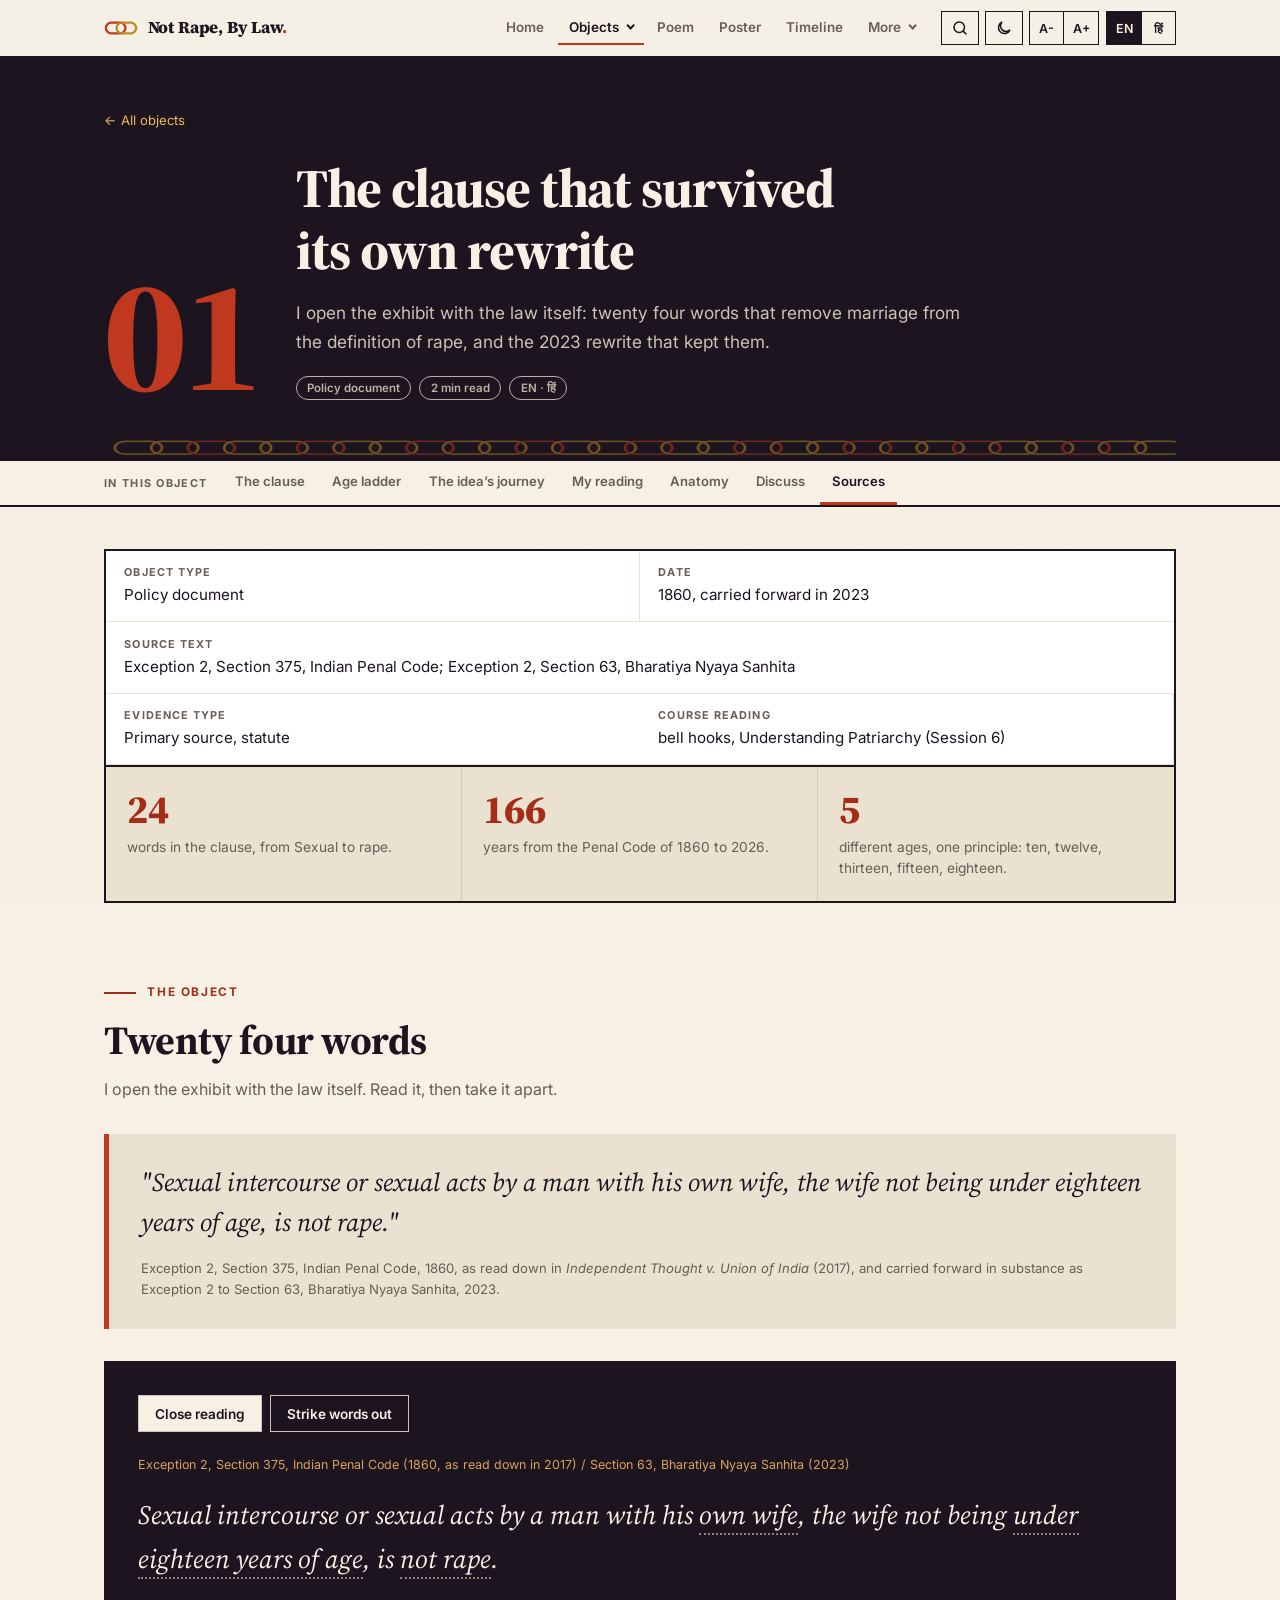
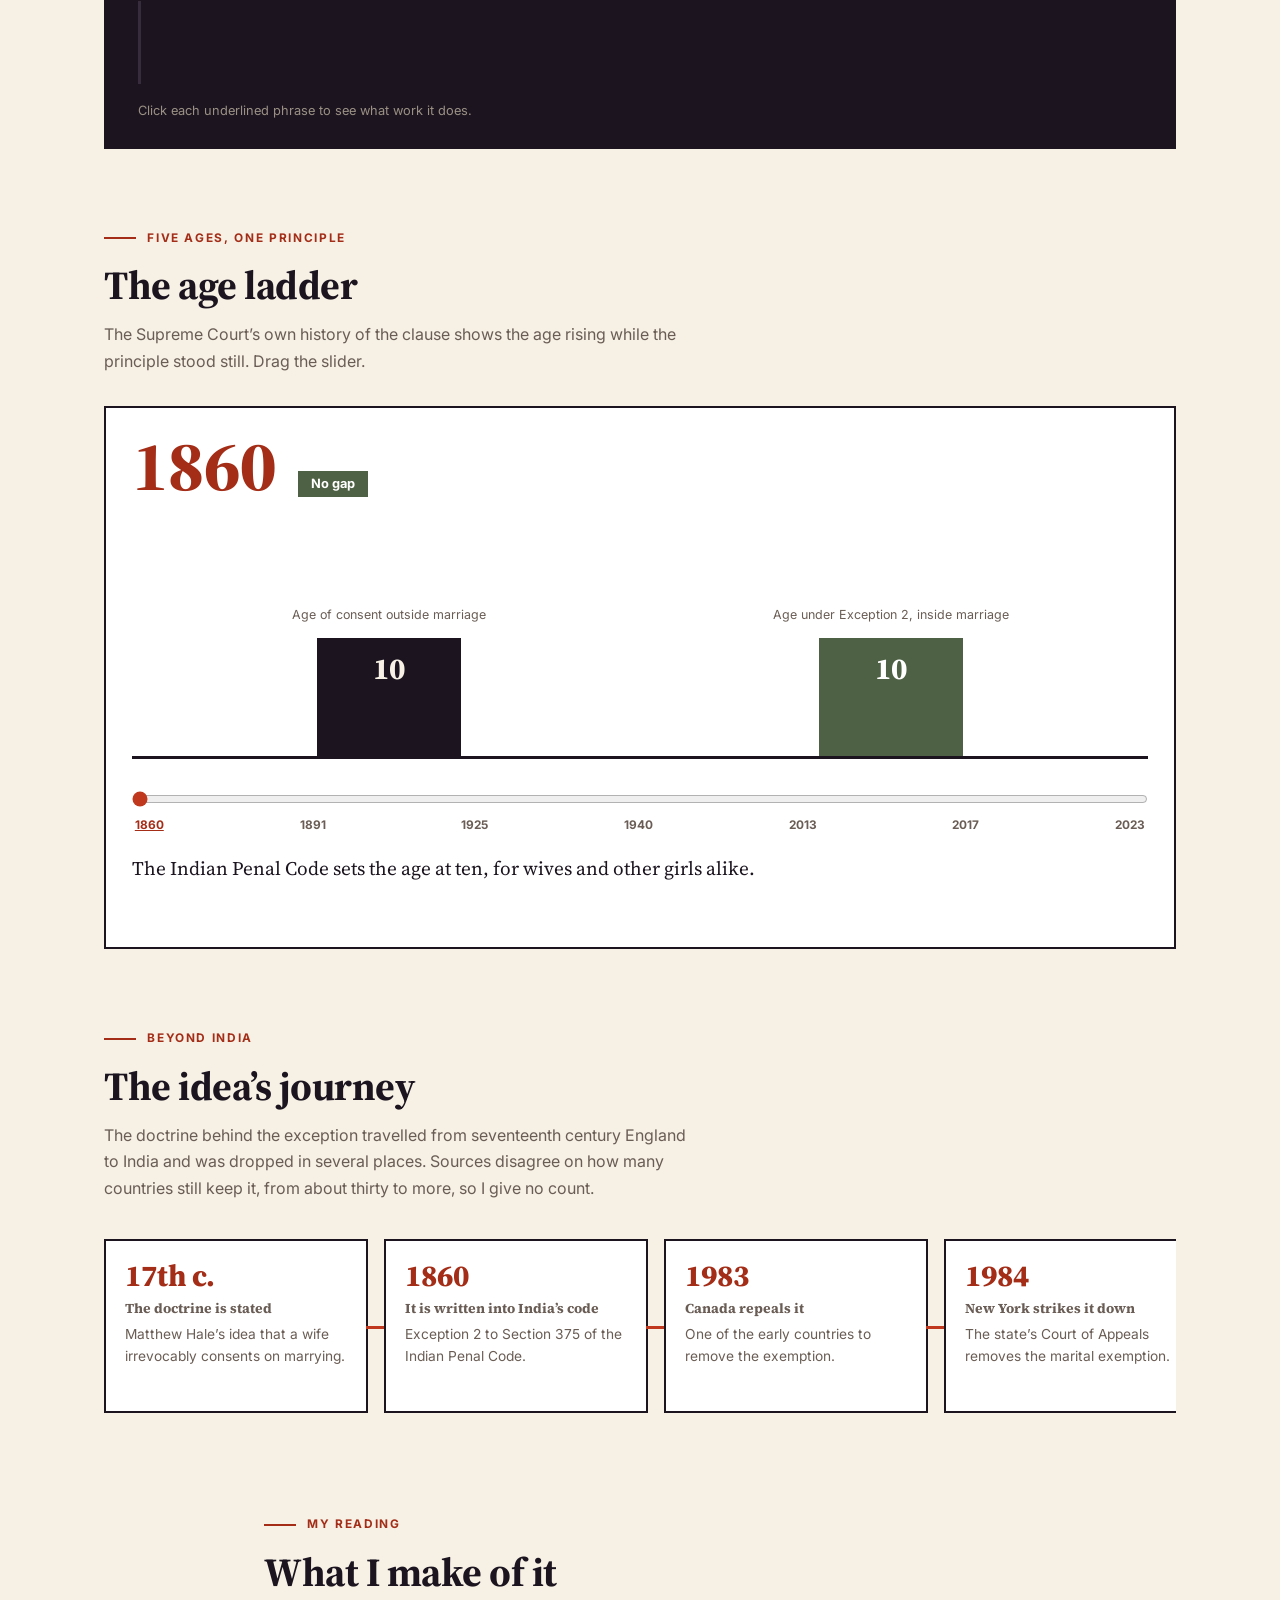
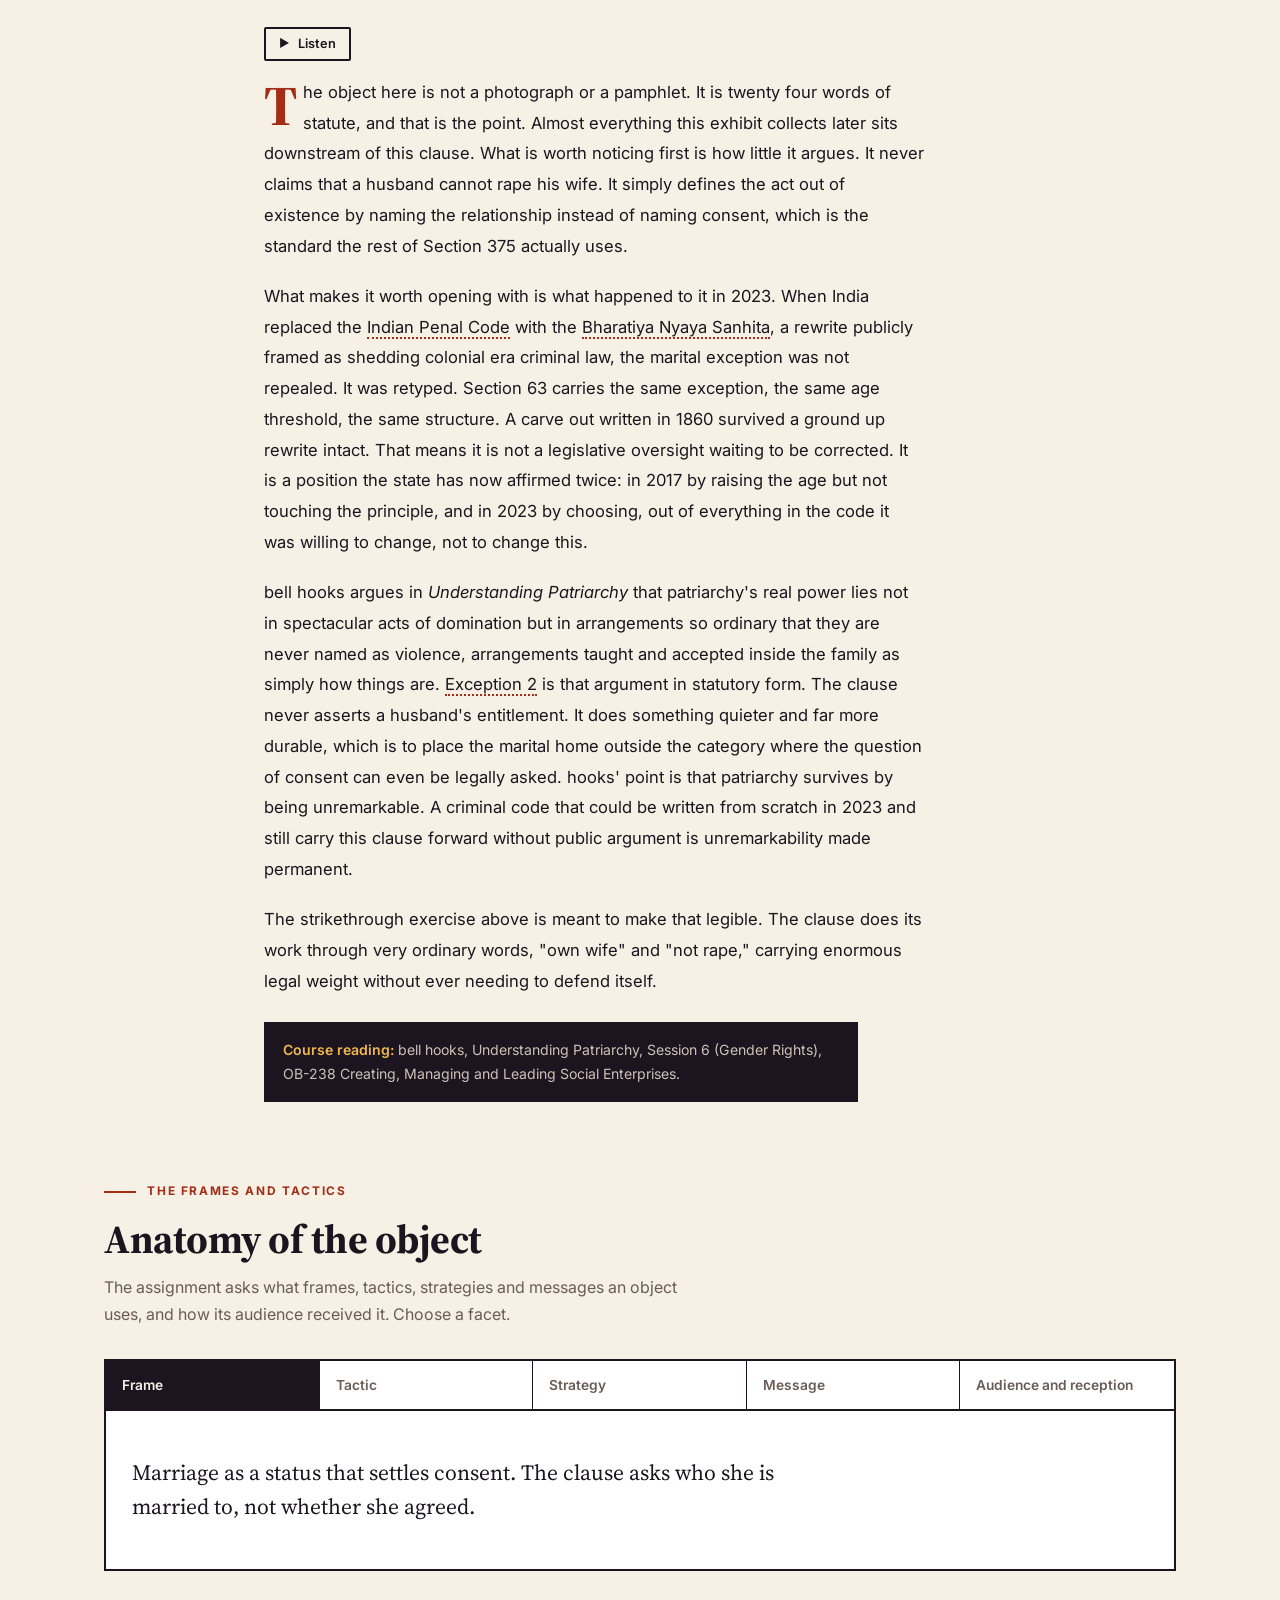
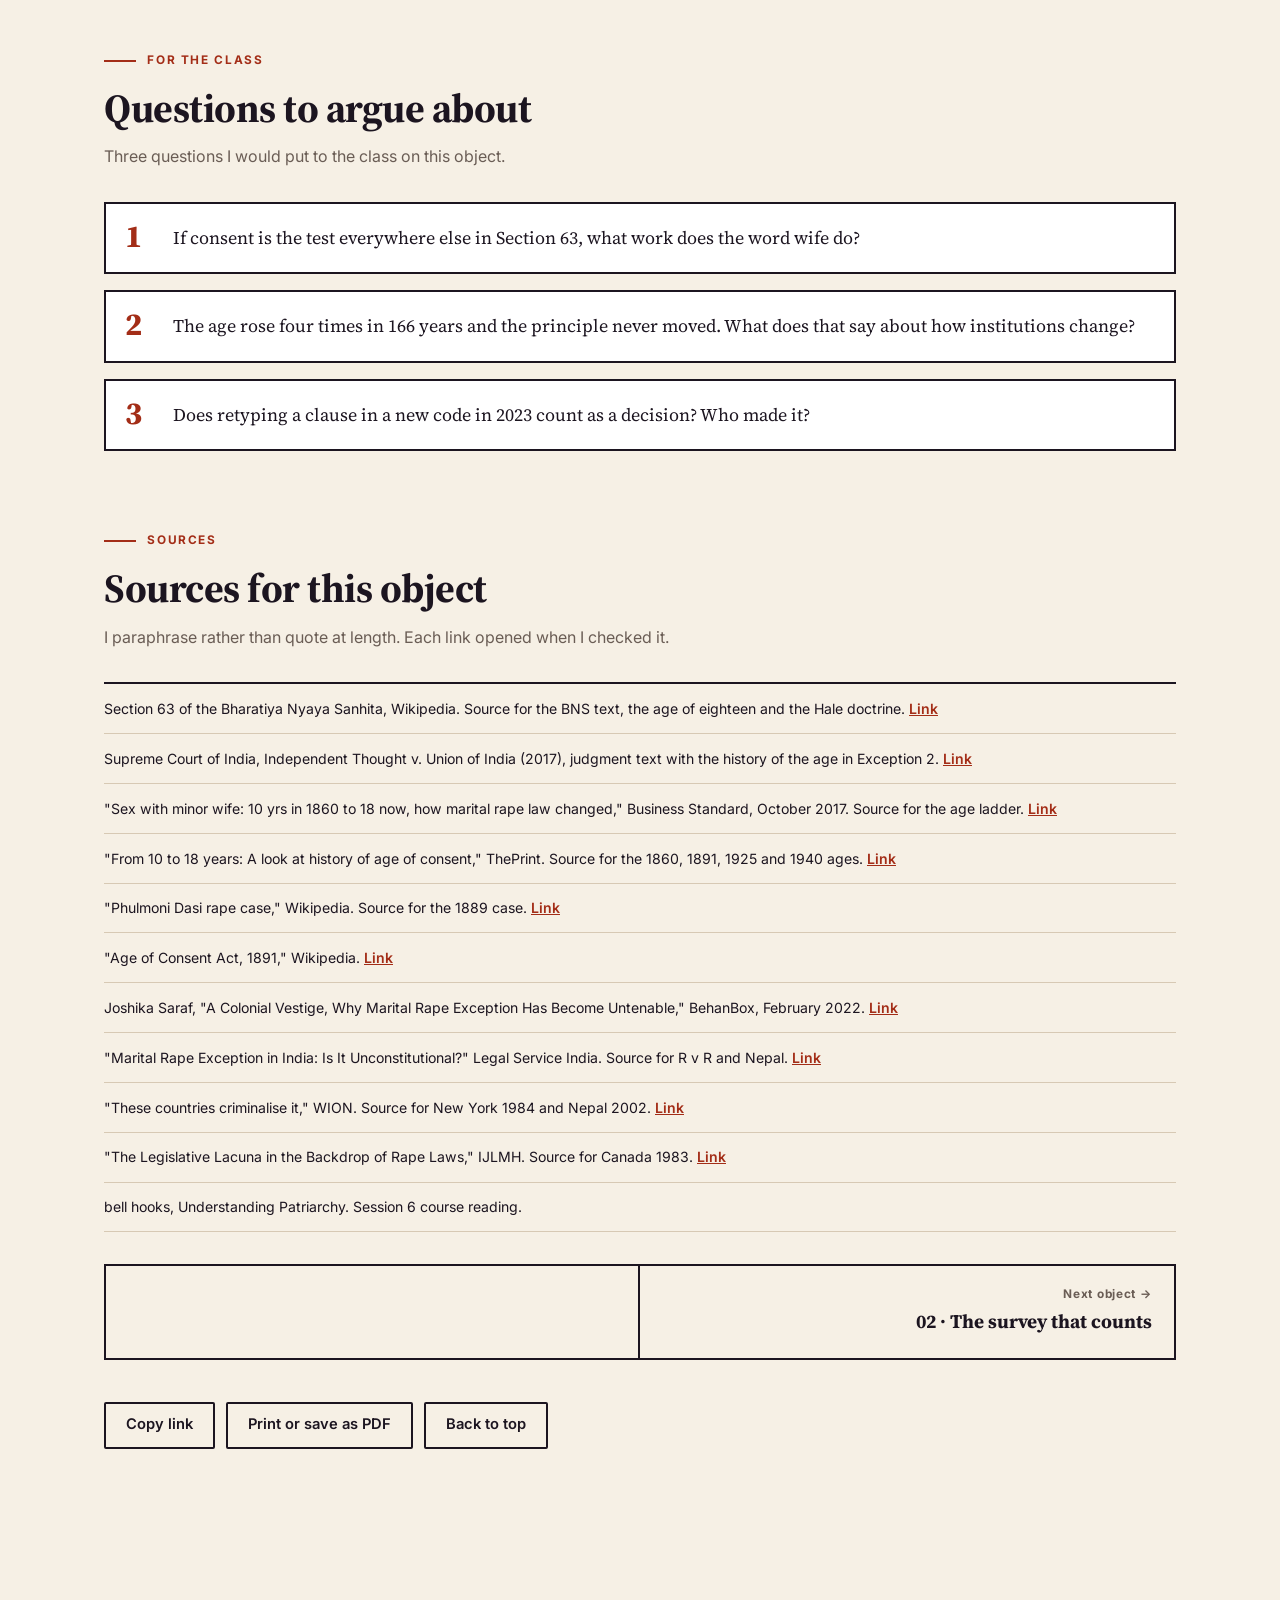
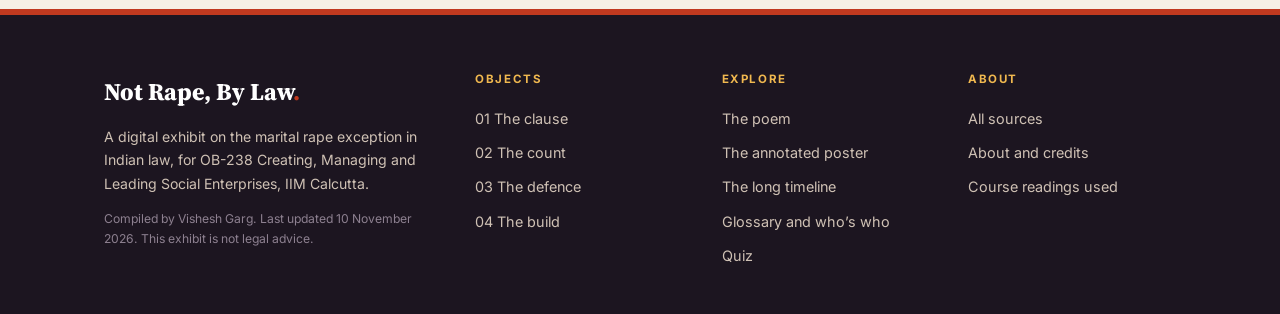
<file: object-01.html>
<!DOCTYPE html>
<html lang="en" data-ui="en" data-theme="light">
<head>
<meta charset="UTF-8">
<meta name="viewport" content="width=device-width, initial-scale=1, viewport-fit=cover">
<title>Object 01. The clause that survived its own rewrite | Not Rape, By Law</title>
<meta name="description" content="Object 01: twenty four words of statute, an age ladder from 1860 to 2023, and the idea’s journey from seventeenth century England.">
<meta name="theme-color" content="#1C1520">
<link rel="canonical" href="https://visheshg36.github.io/CMLSE/object-01.html">
<meta property="og:type" content="website"><meta property="og:site_name" content="Not Rape, By Law">
<meta property="og:title" content="Object 01. The clause that survived its own rewrite | Not Rape, By Law"><meta property="og:description" content="Object 01: twenty four words of statute, an age ladder from 1860 to 2023, and the idea’s journey from seventeenth century England.">
<meta property="og:url" content="https://visheshg36.github.io/CMLSE/object-01.html"><meta property="og:image" content="https://visheshg36.github.io/CMLSE/poster.jpg">
<meta name="twitter:card" content="summary_large_image">
<link rel="icon" href="data:image/svg+xml,%3Csvg xmlns=%27http://www.w3.org/2000/svg%27 viewBox=%270 0 32 32%27%3E%3Crect width=%2732%27 height=%2732%27 rx=%276%27 fill=%27%231C1520%27/%3E%3Crect x=%273%27 y=%2711%27 width=%2718%27 height=%2710%27 rx=%275%27 fill=%27none%27 stroke=%27%23C0391F%27 stroke-width=%272.6%27/%3E%3Crect x=%2711%27 y=%2711%27 width=%2718%27 height=%2710%27 rx=%275%27 fill=%27none%27 stroke=%27%23BD8B26%27 stroke-width=%272.6%27/%3E%3C/svg%3E">
<link rel="preconnect" href="https://fonts.googleapis.com">
<link rel="preconnect" href="https://fonts.gstatic.com" crossorigin>
<link href="https://fonts.googleapis.com/css2?family=Source+Serif+4:ital,opsz,wght@0,8..60,400;0,8..60,600;0,8..60,700;0,8..60,800;1,8..60,400;1,8..60,600&family=Inter:wght@400;500;600;700&family=Tiro+Devanagari+Hindi:ital@0;1&display=swap" rel="stylesheet">
<link rel="stylesheet" href="styles.css">
<script>(function(){var d=document.documentElement;try{var l=localStorage.getItem('exhibit-lang'),t=localStorage.getItem('exhibit-theme'),f=localStorage.getItem('exhibit-fs');d.dataset.ui=(l==='hi')?'hi':'en';if(!t&&window.matchMedia&&matchMedia('(prefers-color-scheme: dark)').matches)t='dark';d.dataset.theme=(t==='dark')?'dark':'light';if(f)d.style.setProperty('--fs',f+'%');}catch(e){d.dataset.ui='en';d.dataset.theme='light';}})();</script>
<noscript><style>[data-lang="hi"]{display:none!important}.rv{opacity:1!important;transform:none!important}</style></noscript>
</head>
<body data-page="object-01.html" class="">
<a class="skip" href="#main"><span data-lang="en">Skip to content</span><span data-lang="hi">सामग्री पर जाएँ</span></a>
<header class="hdr" id="hdr">
 <div class="hdr-in wrap">
  <a class="brand" href="index.html" aria-label="Not Rape, By Law. Home"><svg class="brand-mark" viewBox="0 0 38 18" width="34" height="16" fill="none" stroke-width="2.6" aria-hidden="true"><rect x="2" y="3" width="22" height="12" rx="6" stroke="#C0391F"/><rect x="14" y="3" width="22" height="12" rx="6" stroke="#BD8B26"/></svg><span class="brand-t">Not Rape, By Law<span class="dot">.</span></span></a>
  <nav class="nav" id="nav" aria-label="Main">
   <a class="nl" href="index.html"><span data-lang="en">Home</span><span data-lang="hi">मुखपृष्ठ</span></a>
   <div class="dd" data-dd><button class="nl dd-b on" type="button" aria-expanded="false" aria-haspopup="true"><span data-lang="en">Objects</span><span data-lang="hi">वस्तुएँ</span></button><div class="dd-m" role="menu"><a role="menuitem" href="object-01.html" class=on><b>01</b><span data-lang="en">The clause</span><span data-lang="hi">धारा</span></a><a role="menuitem" href="object-02.html"><b>02</b><span data-lang="en">The count</span><span data-lang="hi">गिनती</span></a><a role="menuitem" href="object-03.html"><b>03</b><span data-lang="en">The defence</span><span data-lang="hi">बचाव</span></a><a role="menuitem" href="object-04.html"><b>04</b><span data-lang="en">The build</span><span data-lang="hi">निर्माण</span></a></div></div>
   <a class="nl" href="poem.html"><span data-lang="en">Poem</span><span data-lang="hi">कविता</span></a>
   <a class="nl" href="poster.html"><span data-lang="en">Poster</span><span data-lang="hi">पोस्टर</span></a>
   <a class="nl" href="timeline.html"><span data-lang="en">Timeline</span><span data-lang="hi">समयरेखा</span></a>
   <div class="dd" data-dd><button class="nl dd-b" type="button" aria-expanded="false" aria-haspopup="true"><span data-lang="en">More</span><span data-lang="hi">और</span></button><div class="dd-m" role="menu"><a role="menuitem" href="glossary.html"><span data-lang="en">Glossary and who’s who</span><span data-lang="hi">शब्दावली और कौन-कौन</span></a><a role="menuitem" href="quiz.html"><span data-lang="en">Quiz</span><span data-lang="hi">क्विज़</span></a><a role="menuitem" href="sources.html"><span data-lang="en">Sources</span><span data-lang="hi">स्रोत</span></a><a role="menuitem" href="about.html"><span data-lang="en">About and credits</span><span data-lang="hi">परिचय और श्रेय</span></a></div></div>
  </nav>
  <div class="tools">
   <button class="tb" id="b-search" type="button" aria-label="Search the exhibit" title="Search (press /)"><svg viewBox="0 0 24 24" width="18" height="18" fill="none" stroke="currentColor" stroke-width="2" stroke-linecap="round" aria-hidden="true"><circle cx="11" cy="11" r="7"/><path d="M20 20l-3.5-3.5"/></svg></button>
   <button class="tb" id="b-theme" type="button" aria-label="Switch light and dark" title="Light or dark"><svg viewBox="0 0 24 24" width="18" height="18" fill="none" stroke="currentColor" stroke-width="2" stroke-linecap="round" aria-hidden="true"><path d="M20 14.5A8 8 0 1 1 9.5 4a6.5 6.5 0 0 0 10.5 10.5z"/></svg></button>
   <div class="fs" role="group" aria-label="Text size"><button id="b-fsm" type="button" aria-label="Smaller text">A-</button><button id="b-fsp" type="button" aria-label="Larger text">A+</button></div>
   <div class="lang" role="group" aria-label="Language"><button id="btn-en" type="button">EN</button><button id="btn-hi" type="button">हिं</button></div>
   <button class="burger" id="b-burger" type="button" aria-label="Menu" aria-expanded="false" aria-controls="nav"><span></span><span></span><span></span></button>
  </div>
 </div>
 <div class="prog" id="prog" aria-hidden="true"></div>
</header>
<main id="main">
<section class="ohero"><div class="wrap">
 <p class="crumb"><a href="index.html#objects"><span data-lang="en">&larr; All objects</span><span data-lang="hi">&larr; सभी वस्तुएँ</span></a></p>
 <div class="ohero-grid">
  <div class="bignum" aria-hidden="true">01</div>
  <div>
   <h1 data-lang="en">The clause that survived its own rewrite</h1><h1 data-lang="hi">वह धारा जो अपने ही पुनर्लेखन से बच निकली</h1>
   <p class="dek" data-lang="en">I open the exhibit with the law itself: twenty four words that remove marriage from the definition of rape, and the 2023 rewrite that kept them.</p><p class="dek" data-lang="hi">मैं प्रदर्शनी की शुरुआत कानून से करता हूँ: चौबीस शब्द जो विवाह को बलात्कार की परिभाषा से बाहर कर देते हैं, और 2023 का पुनर्लेखन जिसने उन्हें बनाए रखा।</p>
   <p class="meta"><span class="tag"><span data-lang="en">Policy document</span><span data-lang="hi">नीति दस्तावेज़</span></span><span class="tag"><span data-lang="en">2 min read</span><span data-lang="hi">2 मिनट पढ़ने में</span></span><span class="tag">EN &middot; हिं</span></p>
  </div>
 </div>
 <div class="ohero-chain" aria-hidden="true"><svg viewBox="0 0 1000 40" preserveAspectRatio="none" aria-hidden="true"><rect x="10" y="10" width="44" height="20" rx="10" class="cl" style="--i:0"/><rect x="44" y="10" width="44" height="20" rx="10" class="cl" style="--i:1"/><rect x="78" y="10" width="44" height="20" rx="10" class="cl" style="--i:2"/><rect x="112" y="10" width="44" height="20" rx="10" class="cl" style="--i:3"/><rect x="146" y="10" width="44" height="20" rx="10" class="cl" style="--i:4"/><rect x="180" y="10" width="44" height="20" rx="10" class="cl" style="--i:5"/><rect x="214" y="10" width="44" height="20" rx="10" class="cl" style="--i:6"/><rect x="248" y="10" width="44" height="20" rx="10" class="cl" style="--i:7"/><rect x="282" y="10" width="44" height="20" rx="10" class="cl" style="--i:8"/><rect x="316" y="10" width="44" height="20" rx="10" class="cl" style="--i:9"/><rect x="350" y="10" width="44" height="20" rx="10" class="cl" style="--i:10"/><rect x="384" y="10" width="44" height="20" rx="10" class="cl" style="--i:11"/><rect x="418" y="10" width="44" height="20" rx="10" class="cl" style="--i:12"/><rect x="452" y="10" width="44" height="20" rx="10" class="cl" style="--i:13"/><rect x="486" y="10" width="44" height="20" rx="10" class="cl" style="--i:14"/><rect x="520" y="10" width="44" height="20" rx="10" class="cl" style="--i:15"/><rect x="554" y="10" width="44" height="20" rx="10" class="cl" style="--i:16"/><rect x="588" y="10" width="44" height="20" rx="10" class="cl" style="--i:17"/><rect x="622" y="10" width="44" height="20" rx="10" class="cl" style="--i:18"/><rect x="656" y="10" width="44" height="20" rx="10" class="cl" style="--i:19"/><rect x="690" y="10" width="44" height="20" rx="10" class="cl" style="--i:20"/><rect x="724" y="10" width="44" height="20" rx="10" class="cl" style="--i:21"/><rect x="758" y="10" width="44" height="20" rx="10" class="cl" style="--i:22"/><rect x="792" y="10" width="44" height="20" rx="10" class="cl" style="--i:23"/><rect x="826" y="10" width="44" height="20" rx="10" class="cl" style="--i:24"/><rect x="860" y="10" width="44" height="20" rx="10" class="cl" style="--i:25"/><rect x="894" y="10" width="44" height="20" rx="10" class="cl" style="--i:26"/><rect x="928" y="10" width="44" height="20" rx="10" class="cl" style="--i:27"/><rect x="962" y="10" width="44" height="20" rx="10" class="cl" style="--i:28"/></svg></div>
</div></section><nav class="subnav" id="subnav" aria-label="On this page"><div class="wrap"><span class="subnav-l"><span data-lang="en">In this object</span><span data-lang="hi">इस वस्तु में</span></span><a href="#clause" data-sec="clause"><span data-lang="en">The clause</span><span data-lang="hi">धारा</span></a><a href="#ages" data-sec="ages"><span data-lang="en">Age ladder</span><span data-lang="hi">आयु की सीढ़ी</span></a><a href="#journey" data-sec="journey"><span data-lang="en">The idea’s journey</span><span data-lang="hi">विचार की यात्रा</span></a><a href="#reading" data-sec="reading"><span data-lang="en">My reading</span><span data-lang="hi">मेरी पढ़त</span></a><a href="#anatomy" data-sec="anatomy"><span data-lang="en">Anatomy</span><span data-lang="hi">विश्लेषण</span></a><a href="#discuss" data-sec="discuss"><span data-lang="en">Discuss</span><span data-lang="hi">बहस</span></a><a href="#sources" data-sec="sources"><span data-lang="en">Sources</span><span data-lang="hi">स्रोत</span></a></div></nav><div class="wrap ctop rv"><div class="label-grid"><div class="lg-cell"><p class="k"><span data-lang="en">Object type</span><span data-lang="hi">वस्तु का प्रकार</span></p><p class="v"><span data-lang="en">Policy document</span><span data-lang="hi">नीति दस्तावेज़</span></p></div><div class="lg-cell"><p class="k"><span data-lang="en">Date</span><span data-lang="hi">तिथि</span></p><p class="v"><span data-lang="en">1860, carried forward in 2023</span><span data-lang="hi">1860, 2023 में आगे बढ़ाई गई</span></p></div><div class="lg-cell wide"><p class="k"><span data-lang="en">Source text</span><span data-lang="hi">मूल पाठ</span></p><p class="v"><span data-lang="en">Exception 2, Section 375, Indian Penal Code; Exception 2, Section 63, Bharatiya Nyaya Sanhita</span><span data-lang="hi">अपवाद 2, धारा 375, भारतीय दंड संहिता; अपवाद 2, धारा 63, भारतीय न्याय संहिता</span></p></div><div class="lg-cell"><p class="k"><span data-lang="en">Evidence type</span><span data-lang="hi">साक्ष्य का प्रकार</span></p><p class="v"><span data-lang="en">Primary source, statute</span><span data-lang="hi">प्राथमिक स्रोत, कानून</span></p></div><div class="lg-cell"><p class="k"><span data-lang="en">Course reading</span><span data-lang="hi">पाठ्यक्रम पठन</span></p><p class="v"><span data-lang="en">bell hooks, Understanding Patriarchy (Session 6)</span><span data-lang="hi">बेल हुक्स, अंडरस्टैंडिंग पैट्रिआर्की (सत्र 6)</span></p></div></div><div class="stats"><div class="stat"><div class="n" data-count="24">24</div><div class="t"><span data-lang="en">words in the clause, from Sexual to rape.</span><span data-lang="hi">शब्द धारा में, Sexual से rape तक।</span></div></div><div class="stat"><div class="n" data-count="166">166</div><div class="t"><span data-lang="en">years from the Penal Code of 1860 to 2026.</span><span data-lang="hi">साल, 1860 की दंड संहिता से 2026 तक।</span></div></div><div class="stat"><div class="n" data-count="5">5</div><div class="t"><span data-lang="en">different ages, one principle: ten, twelve, thirteen, fifteen, eighteen.</span><span data-lang="hi">अलग-अलग आयु, एक सिद्धांत: दस, बारह, तेरह, पंद्रह, अठारह।</span></div></div></div></div><section class="sec rv " id="clause"><div class="wrap "><div class="sec-head"><p class="eyebrow"><span data-lang="en">The object</span><span data-lang="hi">वस्तु</span></p><h2 data-lang="en">Twenty four words</h2><h2 data-lang="hi">चौबीस शब्द</h2><p class="sub" data-lang="en">I open the exhibit with the law itself. Read it, then take it apart.</p><p class="sub" data-lang="hi">मैं प्रदर्शनी की शुरुआत कानून से करता हूँ। इसे पढ़िए, फिर खोलकर देखिए।</p></div><figure class="quote-card"><blockquote data-lang="en">"Sexual intercourse or sexual acts by a man with his own wife, the wife not being under eighteen years of age, is not rape."</blockquote><blockquote data-lang="hi">"किसी पुरुष द्वारा अपनी ही पत्नी के साथ संभोग या यौन कृत्य, जबकि पत्नी अठारह वर्ष से कम आयु की न हो, बलात्कार नहीं है।"</blockquote><figcaption><span data-lang="en">Exception 2, Section 375, Indian Penal Code, 1860, as read down in <em>Independent Thought v. Union of India</em> (2017), and carried forward in substance as Exception 2 to Section 63, Bharatiya Nyaya Sanhita, 2023.</span><span data-lang="hi">अपवाद 2, धारा 375, भारतीय दंड संहिता, 1860, जैसा <em>इंडिपेंडेंट थॉट बनाम भारत संघ</em> (2017) में सीमित पढ़ा गया, और सार रूप में भारतीय न्याय संहिता, 2023 की धारा 63 के अपवाद 2 के रूप में आगे बढ़ा।</span></figcaption></figure><div class="w statute" data-widget="statute" data-src="d-statute1" id="w-statute1" ></div><script type="application/json" id="d-statute1">{"phrases": {"en": [{"t": "Sexual intercourse or sexual acts by a man with his "}, {"t": "own wife", "k": "wife"}, {"t": ", the wife not being "}, {"t": "under eighteen years of age", "k": "age"}, {"t": ", is "}, {"t": "not rape", "k": "not"}, {"t": "."}], "hi": [{"t": "किसी पुरुष द्वारा "}, {"t": "अपनी ही पत्नी", "k": "wife"}, {"t": " के साथ संभोग या यौन कृत्य, जबकि पत्नी "}, {"t": "अठारह वर्ष से कम आयु की न हो", "k": "age"}, {"t": ", "}, {"t": "बलात्कार नहीं है", "k": "not"}, {"t": "।"}]}, "notes": {"wife": {"en": "This phrase does the exception's work. It does not say consenting adult, or partner. It says wife. The exemption is triggered by a marriage, not by consent, which is the test the rest of the section uses.", "hi": "यही वाक्यांश अपवाद का काम करता है। इसमें सहमति देने वाला वयस्क या साथी नहीं लिखा। लिखा है पत्नी। यह छूट विवाह से सक्रिय होती है, सहमति से नहीं, जबकि धारा बाकी हर जगह सहमति की ही कसौटी लगाती है।"}, "age": {"en": "Independent Thought v. Union of India (2017) forced this number up from fifteen to eighteen. The Court read down the age and left the exception standing. An adult wife who lives with her husband still cannot bring a rape charge against him.", "hi": "इंडिपेंडेंट थॉट बनाम भारत संघ (2017) ने इस संख्या को पंद्रह से अठारह कराया। अदालत ने आयु सीमित पढ़ी और अपवाद को यथावत छोड़ा। जो वयस्क पत्नी पति के साथ रहती है, वह आज भी उस पर बलात्कार का आरोप नहीं लगा सकती।"}, "not": {"en": "This is the legal outcome. An act that would be rape under every other clause becomes, through these two words, not rape. The husband can still face other charges, such as cruelty, and a wife who lives separately is covered by a separate offence with a lighter sentence.", "hi": "यही कानूनी परिणाम है। जो कृत्य हर दूसरे खंड के तहत बलात्कार होता, वह इन दो शब्दों से बलात्कार नहीं रह जाता। पति पर क्रूरता जैसे दूसरे आरोप अब भी लग सकते हैं, और अलग रह रही पत्नी के लिए एक अलग, हल्की सज़ा वाला अपराध है।"}}, "words": {"en": ["Sexual", "intercourse", "or", "sexual", "acts", "by", "a", "man", "with", "his", "own", "wife,", "the", "wife", "not", "being", "under", "eighteen", "years", "of", "age,", "is", "not", "rape."], "hi": ["किसी", "पुरुष", "द्वारा", "अपनी", "ही", "पत्नी", "के", "साथ", "संभोग", "या", "यौन", "कृत्य,", "जबकि", "पत्नी", "अठारह", "वर्ष", "से", "कम", "आयु", "की", "न", "हो,", "बलात्कार", "नहीं", "है।"]}, "flip": {"en": 22, "hi": 23}, "ui": {"tab1": {"en": "Close reading", "hi": "ध्यान से पढ़ना"}, "tab2": {"en": "Strike words out", "hi": "शब्द काटिए"}, "hint1": {"en": "Click each underlined phrase to see what work it does.", "hi": "हर रेखांकित वाक्यांश पर क्लिक करके देखिए कि वह क्या काम करता है।"}, "hint2": {"en": "Click words to strike them out and see what is left. The clause is one word away from the opposite sentence.", "hi": "शब्दों पर क्लिक करके उन्हें काटिए और देखिए क्या बचता है। धारा विपरीत वाक्य से केवल एक शब्द दूर है।"}, "reset": {"en": "Reset", "hi": "फिर से"}, "copy": {"en": "Copy my sentence", "hi": "मेरा वाक्य कॉपी करें"}, "flip": {"en": "Strike the negation", "hi": "नकार को काटिए"}, "left": {"en": "What is left", "hi": "जो बचा"}, "flipnote": {"en": "With the negation struck, the clause says the opposite of what the law says. Nothing else had to change.", "hi": "नकार के कटने पर धारा वही कहती है जो कानून कहता है उसके ठीक उलट। और कुछ बदलना नहीं पड़ा।"}, "none": {"en": "Nothing is left. That is not what the law does either: it keeps the words and removes the meaning.", "hi": "कुछ नहीं बचा। कानून भी यह नहीं करता: वह शब्द रखता है और अर्थ हटा देता है।"}, "copied": {"en": "Copied", "hi": "कॉपी हो गया"}}}</script></div></section><section class="sec rv " id="ages"><div class="wrap "><div class="sec-head"><p class="eyebrow"><span data-lang="en">Five ages, one principle</span><span data-lang="hi">पाँच आयु, एक सिद्धांत</span></p><h2 data-lang="en">The age ladder</h2><h2 data-lang="hi">आयु की सीढ़ी</h2><p class="sub" data-lang="en">The Supreme Court’s own history of the clause shows the age rising while the principle stood still. Drag the slider.</p><p class="sub" data-lang="hi">सर्वोच्च न्यायालय का अपना इतिहास दिखाता है कि आयु बढ़ती रही और सिद्धांत ज्यों का त्यों रहा। स्लाइडर खींचिए।</p></div><div class="w ladder" data-widget="ladder" data-src="d-ladder" id="w-ladder" ></div><script type="application/json" id="d-ladder">{"steps": [{"y": 1860, "out": 10, "in": 10, "text": {"en": "The Indian Penal Code sets the age at ten, for wives and other girls alike.", "hi": "भारतीय दंड संहिता आयु दस रखती है, पत्नियों और दूसरी लड़कियों दोनों के लिए।"}}, {"y": 1891, "out": 12, "in": 12, "text": {"en": "After the death of Phulmoni Dasi in 1889, the Age of Consent Act raises it to twelve.", "hi": "1889 में फुलमोनी दासी की मृत्यु के बाद सहमति की आयु अधिनियम इसे बारह करता है।"}}, {"y": 1925, "out": 14, "in": 13, "text": {"en": "The first gap: fourteen outside marriage, thirteen inside it.", "hi": "पहला अंतर: विवाह के बाहर चौदह, भीतर तेरह।"}}, {"y": 1940, "out": 16, "in": 15, "text": {"en": "Sixteen outside marriage, fifteen inside. The exception age is matched to the marriage age of the time.", "hi": "विवाह के बाहर सोलह, भीतर पंद्रह। अपवाद की आयु उस समय की विवाह-आयु से जोड़ी गई।"}}, {"y": 2013, "out": 18, "in": 15, "text": {"en": "After the 2012 Delhi gang rape, Parliament raises the age of consent to eighteen but leaves the exception at fifteen. The gap is now three years.", "hi": "2012 के दिल्ली सामूहिक बलात्कार के बाद संसद सहमति की आयु अठारह करती है पर अपवाद को पंद्रह पर छोड़ देती है। अंतर अब तीन साल का है।"}}, {"y": 2017, "out": 18, "in": 18, "text": {"en": "In Independent Thought, the Supreme Court reads the exception down to eighteen. The gap closes. The principle for adult wives stays.", "hi": "इंडिपेंडेंट थॉट में सर्वोच्च न्यायालय अपवाद को अठारह तक सीमित पढ़ता है। अंतर बंद होता है। वयस्क पत्नियों के लिए सिद्धांत बना रहता है।"}}, {"y": 2023, "out": 18, "in": 18, "text": {"en": "The Bharatiya Nyaya Sanhita writes eighteen into Section 63 and keeps the exception.", "hi": "भारतीय न्याय संहिता धारा 63 में अठारह लिखती है और अपवाद को बनाए रखती है।"}}], "ui": {"out": {"en": "Age of consent outside marriage", "hi": "विवाह के बाहर सहमति की आयु"}, "in": {"en": "Age under Exception 2, inside marriage", "hi": "अपवाद 2 के तहत आयु, विवाह के भीतर"}, "gap": {"en": "Gap", "hi": "अंतर"}, "years": {"en": "years", "hi": "वर्ष"}, "none": {"en": "No gap", "hi": "कोई अंतर नहीं"}, "slide": {"en": "Move through the years", "hi": "वर्षों में आगे बढ़िए"}}}</script></div></section><section class="sec rv " id="journey"><div class="wrap "><div class="sec-head"><p class="eyebrow"><span data-lang="en">Beyond India</span><span data-lang="hi">भारत से बाहर</span></p><h2 data-lang="en">The idea’s journey</h2><h2 data-lang="hi">विचार की यात्रा</h2><p class="sub" data-lang="en">The doctrine behind the exception travelled from seventeenth century England to India and was dropped in several places. Sources disagree on how many countries still keep it, from about thirty to more, so I give no count.</p><p class="sub" data-lang="hi">अपवाद के पीछे का सिद्धांत सत्रहवीं सदी के इंग्लैंड से भारत आया और कई जगह छोड़ दिया गया। स्रोत इस पर असहमत हैं कि कितने देश इसे अब भी रखते हैं, लगभग तीस से ज़्यादा तक, इसलिए मैं कोई गिनती नहीं देता।</p></div><ol class="rail"><li class="jc rv"><span class="jc-y">17th c.</span><b><span data-lang="en">The doctrine is stated</span><span data-lang="hi">सिद्धांत कहा जाता है</span></b><span><span data-lang="en">Matthew Hale’s idea that a wife irrevocably consents on marrying.</span><span data-lang="hi">मैथ्यू हेल का विचार कि विवाह करने पर पत्नी अटूट सहमति दे देती है।</span></span></li><li class="jc rv"><span class="jc-y">1860</span><b><span data-lang="en">It is written into India’s code</span><span data-lang="hi">यह भारत की संहिता में लिखा जाता है</span></b><span><span data-lang="en">Exception 2 to Section 375 of the Indian Penal Code.</span><span data-lang="hi">भारतीय दंड संहिता की धारा 375 का अपवाद 2।</span></span></li><li class="jc rv"><span class="jc-y">1983</span><b><span data-lang="en">Canada repeals it</span><span data-lang="hi">कनाडा इसे हटाता है</span></b><span><span data-lang="en">One of the early countries to remove the exemption.</span><span data-lang="hi">छूट हटाने वाले शुरुआती देशों में से एक।</span></span></li><li class="jc rv"><span class="jc-y">1984</span><b><span data-lang="en">New York strikes it down</span><span data-lang="hi">न्यूयॉर्क इसे रद्द करता है</span></b><span><span data-lang="en">The state’s Court of Appeals removes the marital exemption.</span><span data-lang="hi">राज्य की अपील अदालत वैवाहिक छूट हटाती है।</span></span></li><li class="jc rv"><span class="jc-y">1991</span><b><span data-lang="en">England abandons it</span><span data-lang="hi">इंग्लैंड इसे छोड़ देता है</span></b><span><span data-lang="en">The House of Lords in R v R: a rapist remains a rapist whatever his relationship to the victim.</span><span data-lang="hi">आर बनाम आर में हाउस ऑफ़ लॉर्ड्स: बलात्कारी, पीड़िता से रिश्ते की परवाह किए बिना, बलात्कारी ही रहता है।</span></span></li><li class="jc rv"><span class="jc-y">2002</span><b><span data-lang="en">Nepal’s Supreme Court</span><span data-lang="hi">नेपाल का सर्वोच्च न्यायालय</span></b><span><span data-lang="en">Holds the exemption incompatible with the equality of spouses.</span><span data-lang="hi">छूट को पति-पत्नी की समानता से असंगत मानता है।</span></span></li><li class="jc rv"><span class="jc-y">2023</span><b><span data-lang="en">India keeps it</span><span data-lang="hi">भारत इसे रखता है</span></b><span><span data-lang="en">Section 63 of the Bharatiya Nyaya Sanhita carries it forward.</span><span data-lang="hi">भारतीय न्याय संहिता की धारा 63 इसे आगे ले जाती है।</span></span></li></ol></div></section><section class="sec rv " id="reading"><div class="wrap narrow"><div class="sec-head"><p class="eyebrow"><span data-lang="en">My reading</span><span data-lang="hi">मेरी पढ़त</span></p><h2 data-lang="en">What I make of it</h2><h2 data-lang="hi">मैं इसे कैसे पढ़ता हूँ</h2></div><div class="reading-bar"><button type="button" class="btn ghost sm" data-speak="rd1" aria-pressed="false"><span class="sp-i" aria-hidden="true">&#9654;</span> <span data-lang="en">Listen</span><span data-lang="hi">सुनें</span></button></div><div id="rd1"><div class="prose gl-scope " data-lang="en"><p>
            The object here is not a photograph or a pamphlet. It is twenty four words of
            statute, and that is the point. Almost everything this exhibit collects later
            sits downstream of this clause. What is worth noticing first is how little it
            argues. It never claims that a husband cannot rape his wife. It simply defines
            the act out of existence by naming the relationship instead of naming consent,
            which is the standard the rest of Section 375 actually uses.
          </p><p>
            What makes it worth opening with is what happened to it in 2023. When India
            replaced the Indian Penal Code with the Bharatiya Nyaya Sanhita, a rewrite
            publicly framed as shedding colonial era criminal law, the marital exception
            was not repealed. It was retyped. Section 63 carries the same exception, the
            same age threshold, the same structure. A carve out written in 1860 survived a
            ground up rewrite intact. That means it is not a legislative oversight waiting
            to be corrected. It is a position the state has now affirmed twice: in 2017 by
            raising the age but not touching the principle, and in 2023 by choosing, out
            of everything in the code it was willing to change, not to change this.
          </p><p>
            bell hooks argues in <em>Understanding Patriarchy</em> that patriarchy's real
            power lies not in spectacular acts of domination but in arrangements so
            ordinary that they are never named as violence, arrangements taught and
            accepted inside the family as simply how things are. Exception 2 is that
            argument in statutory form. The clause never asserts a husband's entitlement.
            It does something quieter and far more durable, which is to place the marital
            home outside the category where the question of consent can even be legally
            asked. hooks' point is that patriarchy survives by being unremarkable. A
            criminal code that could be written from scratch in 2023 and still carry this
            clause forward without public argument is unremarkability made permanent.
          </p><p>
            The strikethrough exercise above is meant to make that legible. The clause does
            its work through very ordinary words, "own wife" and "not rape," carrying
            enormous legal weight without ever needing to defend itself.
          </p></div><div class="prose gl-scope " data-lang="hi"><p>
            यहाँ प्रस्तुत वस्तु कोई तस्वीर या पर्चा नहीं है। यह कानून के चौबीस शब्द हैं, और यही
            इसकी अहमियत है। इस प्रदर्शनी में आगे जो कुछ आएगा, लगभग वह सब इसी धारा से निकलता है।
            सबसे पहले ध्यान देने की बात यह है कि यह धारा कितना कम तर्क देती है। यह कभी यह दावा नहीं
            करती कि पति अपनी पत्नी का बलात्कार कर ही नहीं सकता। यह बस सहमति का नाम लेने के बजाय
            रिश्ते का नाम लेकर उस कृत्य को परिभाषा से बाहर कर देती है, जबकि सहमति ही वह कसौटी है जो
            धारा 375 बाकी हर जगह इस्तेमाल करती है।
          </p><p>
            इसे पहली वस्तु बनाने की वजह 2023 में घटी बात है। जब भारत ने भारतीय दंड संहिता की जगह
            भारतीय न्याय संहिता लाई, एक ऐसा पुनर्लेखन जिसे सार्वजनिक रूप से औपनिवेशिक आपराधिक कानून
            से मुक्ति के रूप में पेश किया गया, तब वैवाहिक अपवाद हटाया नहीं गया। उसे दोबारा टाइप कर
            दिया गया। धारा 63 वही अपवाद, वही आयु-सीमा, वही ढाँचा दोहराती है। 1860 में लिखा गया एक
            अपवाद पूरी तरह नए सिरे से लिखे गए कानून में ज्यों का त्यों बच गया। इसका अर्थ है कि यह
            कोई विधायी चूक नहीं है जो सुधार की प्रतीक्षा में हो। यह एक ऐसा रुख है जिसकी पुष्टि राज्य
            अब दो बार कर चुका है: 2017 में आयु बढ़ाकर, पर सिद्धांत को छुए बिना, और 2023 में, पूरे
            कानून में इतना कुछ बदलने को तैयार होते हुए भी इसे न बदलने का चुनाव करके।
          </p><p>
            बेल हुक्स <em>अंडरस्टैंडिंग पैट्रिआर्की</em> में तर्क देती हैं कि पितृसत्ता की असली ताकत
            वर्चस्व के नाटकीय कृत्यों में नहीं, बल्कि उन व्यवस्थाओं में है जो इतनी सामान्य हैं कि
            उन्हें कभी हिंसा कहा ही नहीं जाता, जो परिवार के भीतर सिखाई और स्वीकारी जाती हैं, मानो
            चीज़ें ऐसी ही होती हैं। अपवाद 2 उसी तर्क का कानूनी रूप है। यह धारा पति के अधिकार का दावा
            कभी नहीं करती। यह उससे कहीं शांत और कहीं टिकाऊ काम करती है, वैवाहिक घर को उस श्रेणी से
            ही बाहर रख देती है जहाँ सहमति का सवाल कानूनी रूप से पूछा जा सके। हुक्स का मत है कि
            पितृसत्ता सामान्य दिखकर ही टिकती है। जो आपराधिक कानून 2023 में नए सिरे से लिखा जा सके और
            फिर भी इस धारा को बिना किसी सार्वजनिक बहस के आगे ले जाए, वह उसी सामान्यता को स्थायी बना
            देता है।
          </p><p>
            ऊपर दिया गया स्ट्राइकथ्रू अभ्यास इसी को दिखाने के लिए है। यह धारा बेहद साधारण शब्दों,
            "अपनी ही पत्नी" और "बलात्कार नहीं", के ज़रिए इतना भारी कानूनी बोझ ढोती है, और उसके लिए
            कभी अपना बचाव करने की ज़रूरत भी महसूस नहीं करती।
          </p></div></div><div class="readtag"><strong><span data-lang="en">Course reading:</span><span data-lang="hi">पाठ्यक्रम पठन:</span></strong> <span data-lang="en">bell hooks, Understanding Patriarchy, Session 6 (Gender Rights), OB-238 Creating, Managing and Leading Social Enterprises.</span><span data-lang="hi">बेल हुक्स, अंडरस्टैंडिंग पैट्रिआर्की, सत्र 6 (जेंडर राइट्स), OB-238।</span></div></div></section><section class="sec rv " id="anatomy"><div class="wrap "><div class="sec-head"><p class="eyebrow"><span data-lang="en">The frames and tactics</span><span data-lang="hi">फ़्रेम और रणनीतियाँ</span></p><h2 data-lang="en">Anatomy of the object</h2><h2 data-lang="hi">वस्तु का विश्लेषण</h2><p class="sub" data-lang="en">The assignment asks what frames, tactics, strategies and messages an object uses, and how its audience received it. Choose a facet.</p><p class="sub" data-lang="hi">असाइनमेंट पूछता है कि कोई वस्तु कौन-से फ़्रेम, दाँव, रणनीति और संदेश इस्तेमाल करती है, और उसके श्रोताओं ने उसे कैसे लिया। एक पहलू चुनिए।</p></div><div class="w anatomy" data-widget="selector" data-src="d-anat1" id="w-anat1" ></div><script type="application/json" id="d-anat1">{"items": [{"label": {"en": "Frame", "hi": "फ़्रेम"}, "text": {"en": "Marriage as a status that settles consent. The clause asks who she is married to, not whether she agreed.", "hi": "विवाह एक ऐसी हैसियत के रूप में जो सहमति तय कर देती है। धारा यह पूछती है कि वह किसकी पत्नी है, यह नहीं कि उसने हामी भरी या नहीं।"}}, {"label": {"en": "Tactic", "hi": "रणनीति के दाँव"}, "text": {"en": "Definition by exception. The clause never argues. It carves one relationship out of a rule that applies to everyone else.", "hi": "अपवाद के ज़रिए परिभाषा। धारा कभी तर्क नहीं देती। वह एक रिश्ते को उस नियम से काट देती है जो बाकी सब पर लागू होता है।"}}, {"label": {"en": "Strategy", "hi": "दीर्घकालिक रणनीति"}, "text": {"en": "Survive by being retyped, not defended: 1860, 1891, 1925, 1940, 2017 and 2023 each touched the age and left the principle alone.", "hi": "बचाव से नहीं, दोबारा टाइप होकर बचे रहना: 1860, 1891, 1925, 1940, 2017 और 2023 ने हर बार आयु को छुआ और सिद्धांत को छोड़ दिया।"}}, {"label": {"en": "Message", "hi": "संदेश"}, "text": {"en": "Whatever else happens inside a marriage, it will not be called rape.", "hi": "विवाह के भीतर और कुछ भी हो, उसे बलात्कार नहीं कहा जाएगा।"}}, {"label": {"en": "Audience and reception", "hi": "श्रोता और प्रतिक्रिया"}, "text": {"en": "Courts, legislators and police, who must apply it. Reception shows in the petitions pending since 2015 and in the Verma Committee’s rejection of the logic.", "hi": "अदालतें, विधायक और पुलिस, जिन्हें इसे लागू करना है। प्रतिक्रिया 2015 से लंबित याचिकाओं और वर्मा समिति द्वारा इस तर्क को खारिज करने में दिखती है।"}}], "layout": "text"}</script></div></section><section class="sec rv " id="discuss"><div class="wrap "><div class="sec-head"><p class="eyebrow"><span data-lang="en">For the class</span><span data-lang="hi">कक्षा के लिए</span></p><h2 data-lang="en">Questions to argue about</h2><h2 data-lang="hi">बहस के सवाल</h2><p class="sub" data-lang="en">Three questions I would put to the class on this object.</p><p class="sub" data-lang="hi">इस वस्तु पर मैं कक्षा से जो तीन सवाल पूछूँगा।</p></div><ol class="dq"><li class="dq-i"><span data-lang="en">If consent is the test everywhere else in Section 63, what work does the word wife do?</span><span data-lang="hi">यदि धारा 63 में बाकी हर जगह सहमति ही कसौटी है, तो “पत्नी” शब्द क्या काम करता है?</span></li><li class="dq-i"><span data-lang="en">The age rose four times in 166 years and the principle never moved. What does that say about how institutions change?</span><span data-lang="hi">आयु 166 साल में चार बार बढ़ी और सिद्धांत कभी नहीं हिला। यह संस्थाओं के बदलने के तरीके के बारे में क्या कहता है?</span></li><li class="dq-i"><span data-lang="en">Does retyping a clause in a new code in 2023 count as a decision? Who made it?</span><span data-lang="hi">क्या 2023 में नई संहिता में किसी धारा को दोबारा टाइप करना एक निर्णय है? किसने लिया?</span></li></ol></div></section><section class="sec rv " id="sources"><div class="wrap "><div class="sec-head"><p class="eyebrow"><span data-lang="en">Sources</span><span data-lang="hi">स्रोत</span></p><h2 data-lang="en">Sources for this object</h2><h2 data-lang="hi">इस वस्तु के स्रोत</h2><p class="sub" data-lang="en">I paraphrase rather than quote at length. Each link opened when I checked it.</p><p class="sub" data-lang="hi">मैं लंबे उद्धरणों के बजाय अपने शब्दों में लिखता हूँ। हर लिंक जाँचते समय खुला था।</p></div><ul class="srclist"><li>Section 63 of the Bharatiya Nyaya Sanhita, Wikipedia. Source for the BNS text, the age of eighteen and the Hale doctrine. <a href="https://en.wikipedia.org/wiki/Section_63_of_the_Bharatiya_Nyaya_Sanhita" target="_blank" rel="noopener">Link</a></li><li>Supreme Court of India, Independent Thought v. Union of India (2017), judgment text with the history of the age in Exception 2. <a href="https://www.scobserver.in/wp-content/uploads/2021/10/IndependentThought-pages-Gupta.pdf" target="_blank" rel="noopener">Link</a></li><li>"Sex with minor wife: 10 yrs in 1860 to 18 now, how marital rape law changed," Business Standard, October 2017. Source for the age ladder. <a href="https://www.business-standard.com/amp/article/current-affairs/sex-with-minor-wife-10-yrs-in-1860-to-18-now-how-marital-rape-law-changed-117101101297_1.html" target="_blank" rel="noopener">Link</a></li><li>"From 10 to 18 years: A look at history of age of consent," ThePrint. Source for the 1860, 1891, 1925 and 1940 ages. <a href="https://theprint.in/india/from-10-to-18-years-a-look-at-history-of-age-of-consent/1783791/" target="_blank" rel="noopener">Link</a></li><li>"Phulmoni Dasi rape case," Wikipedia. Source for the 1889 case. <a href="https://en.wikipedia.org/wiki/Phulmoni_Dasi_rape_case" target="_blank" rel="noopener">Link</a></li><li>"Age of Consent Act, 1891," Wikipedia. <a href="https://en.wikipedia.org/wiki/Age_of_Consent_Act,_1891" target="_blank" rel="noopener">Link</a></li><li>Joshika Saraf, "A Colonial Vestige, Why Marital Rape Exception Has Become Untenable," BehanBox, February 2022. <a href="https://behanbox.com/2022/02/01/a-colonial-vestige-why-marital-rape-exception-has-become-untenable/" target="_blank" rel="noopener">Link</a></li><li>"Marital Rape Exception in India: Is It Unconstitutional?" Legal Service India. Source for R v R and Nepal. <a href="https://www.legalserviceindia.com/Legal-Articles/marital-rape-exception-in-india-is-it-unconstitutional/" target="_blank" rel="noopener">Link</a></li><li>"These countries criminalise it," WION. Source for New York 1984 and Nepal 2002. <a href="https://www.wionews.com/india-news/marriage-a-license-to-rape-indias-top-court-to-hear-pleas-on-marital-rape-these-countries-criminalise-it-576588" target="_blank" rel="noopener">Link</a></li><li>"The Legislative Lacuna in the Backdrop of Rape Laws," IJLMH. Source for Canada 1983. <a href="https://ijlmh.com/article/view/the-legislative-lacuna-in-the-backdrop-of-rape-laws" target="_blank" rel="noopener">Link</a></li><li>bell hooks, Understanding Patriarchy. Session 6 course reading.</li></ul><nav class="pager" aria-label="Objects"><span class="pg-empty" aria-hidden="true"></span><a href="object-02.html" class="right"><span class="pg-l"><span data-lang="en">Next object &rarr;</span><span data-lang="hi">अगली वस्तु &rarr;</span></span><span class="pg-t"><span data-lang="en">02 · The survey that counts</span><span data-lang="hi">02 · वह सर्वेक्षण जो गिनता है</span></span></a></nav></div></section><div class="sharebar rv"><div class="wrap"><button type="button" class="btn ghost" data-share><span data-lang="en">Copy link</span><span data-lang="hi">लिंक कॉपी करें</span></button><button type="button" class="btn ghost" data-print><span data-lang="en">Print or save as PDF</span><span data-lang="hi">प्रिंट करें या PDF सहेजें</span></button><button type="button" class="btn ghost" data-top><span data-lang="en">Back to top</span><span data-lang="hi">ऊपर जाएँ</span></button></div></div>
</main>
<footer class="ftr">
 <div class="wrap ftr-grid">
  <div class="ftr-brand">
   <p class="ftr-logo">Not Rape, By Law<span class="dot">.</span></p>
   <p class="ftr-line"><span data-lang="en">A digital exhibit on the marital rape exception in Indian law, for OB-238 Creating, Managing and Leading Social Enterprises, IIM Calcutta.</span><span data-lang="hi">भारतीय कानून में वैवाहिक बलात्कार अपवाद पर एक डिजिटल प्रदर्शनी, OB-238 क्रिएटिंग, मैनेजिंग एंड लीडिंग सोशल एंटरप्राइजेज़, आईआईएम कलकत्ता के लिए।</span></p>
   <p class="ftr-small"><span data-lang="en">Compiled by Vishesh Garg. Last updated 10 November 2026. This exhibit is not legal advice.</span><span data-lang="hi">विशेष गर्ग द्वारा संकलित। अंतिम अद्यतन 10 November 2026। यह प्रदर्शनी कानूनी सलाह नहीं है।</span></p>
  </div>
  <div><h3><span data-lang="en">Objects</span><span data-lang="hi">वस्तुएँ</span></h3><ul><li><a href="object-01.html">01 <span data-lang="en">The clause</span><span data-lang="hi">धारा</span></a></li><li><a href="object-02.html">02 <span data-lang="en">The count</span><span data-lang="hi">गिनती</span></a></li><li><a href="object-03.html">03 <span data-lang="en">The defence</span><span data-lang="hi">बचाव</span></a></li><li><a href="object-04.html">04 <span data-lang="en">The build</span><span data-lang="hi">निर्माण</span></a></li></ul></div>
  <div><h3><span data-lang="en">Explore</span><span data-lang="hi">खोजें</span></h3><ul><li><a href="poem.html"><span data-lang="en">The poem</span><span data-lang="hi">कविता</span></a></li><li><a href="poster.html"><span data-lang="en">The annotated poster</span><span data-lang="hi">टिप्पणी-सहित पोस्टर</span></a></li><li><a href="timeline.html"><span data-lang="en">The long timeline</span><span data-lang="hi">लंबी समयरेखा</span></a></li><li><a href="glossary.html"><span data-lang="en">Glossary and who’s who</span><span data-lang="hi">शब्दावली और कौन-कौन</span></a></li><li><a href="quiz.html"><span data-lang="en">Quiz</span><span data-lang="hi">क्विज़</span></a></li></ul></div>
  <div><h3><span data-lang="en">About</span><span data-lang="hi">परिचय</span></h3><ul><li><a href="sources.html"><span data-lang="en">All sources</span><span data-lang="hi">सभी स्रोत</span></a></li><li><a href="about.html"><span data-lang="en">About and credits</span><span data-lang="hi">परिचय और श्रेय</span></a></li><li><a href="index.html#about"><span data-lang="en">Course readings used</span><span data-lang="hi">इस्तेमाल की गई पठन-सामग्री</span></a></li></ul></div>
 </div>
</footer>
<div class="srch" id="srch" hidden role="dialog" aria-modal="true" aria-label="Search the exhibit">
 <div class="srch-box">
  <div class="srch-top"><svg viewBox="0 0 24 24" width="18" height="18" fill="none" stroke="currentColor" stroke-width="2" stroke-linecap="round" aria-hidden="true"><circle cx="11" cy="11" r="7"/><path d="M20 20l-3.5-3.5"/></svg><input id="srch-in" type="search" autocomplete="off" spellcheck="false" placeholder="Search the exhibit" aria-label="Search the exhibit"><button id="srch-x" type="button" aria-label="Close search">esc</button></div>
  <ul class="srch-list" id="srch-list" role="listbox"></ul>
  <p class="srch-foot" id="srch-foot"></p>
 </div>
</div>
<div class="toast" id="toast" role="status" aria-live="polite"></div>
<button class="totop" id="totop" type="button" aria-label="Back to top">&uarr;</button>
<script src="search-index.js"></script>
<script src="glossary-data.js"></script>
<script src="site.js"></script>
<script src="widgets.js"></script>

</body>
</html>
</file>
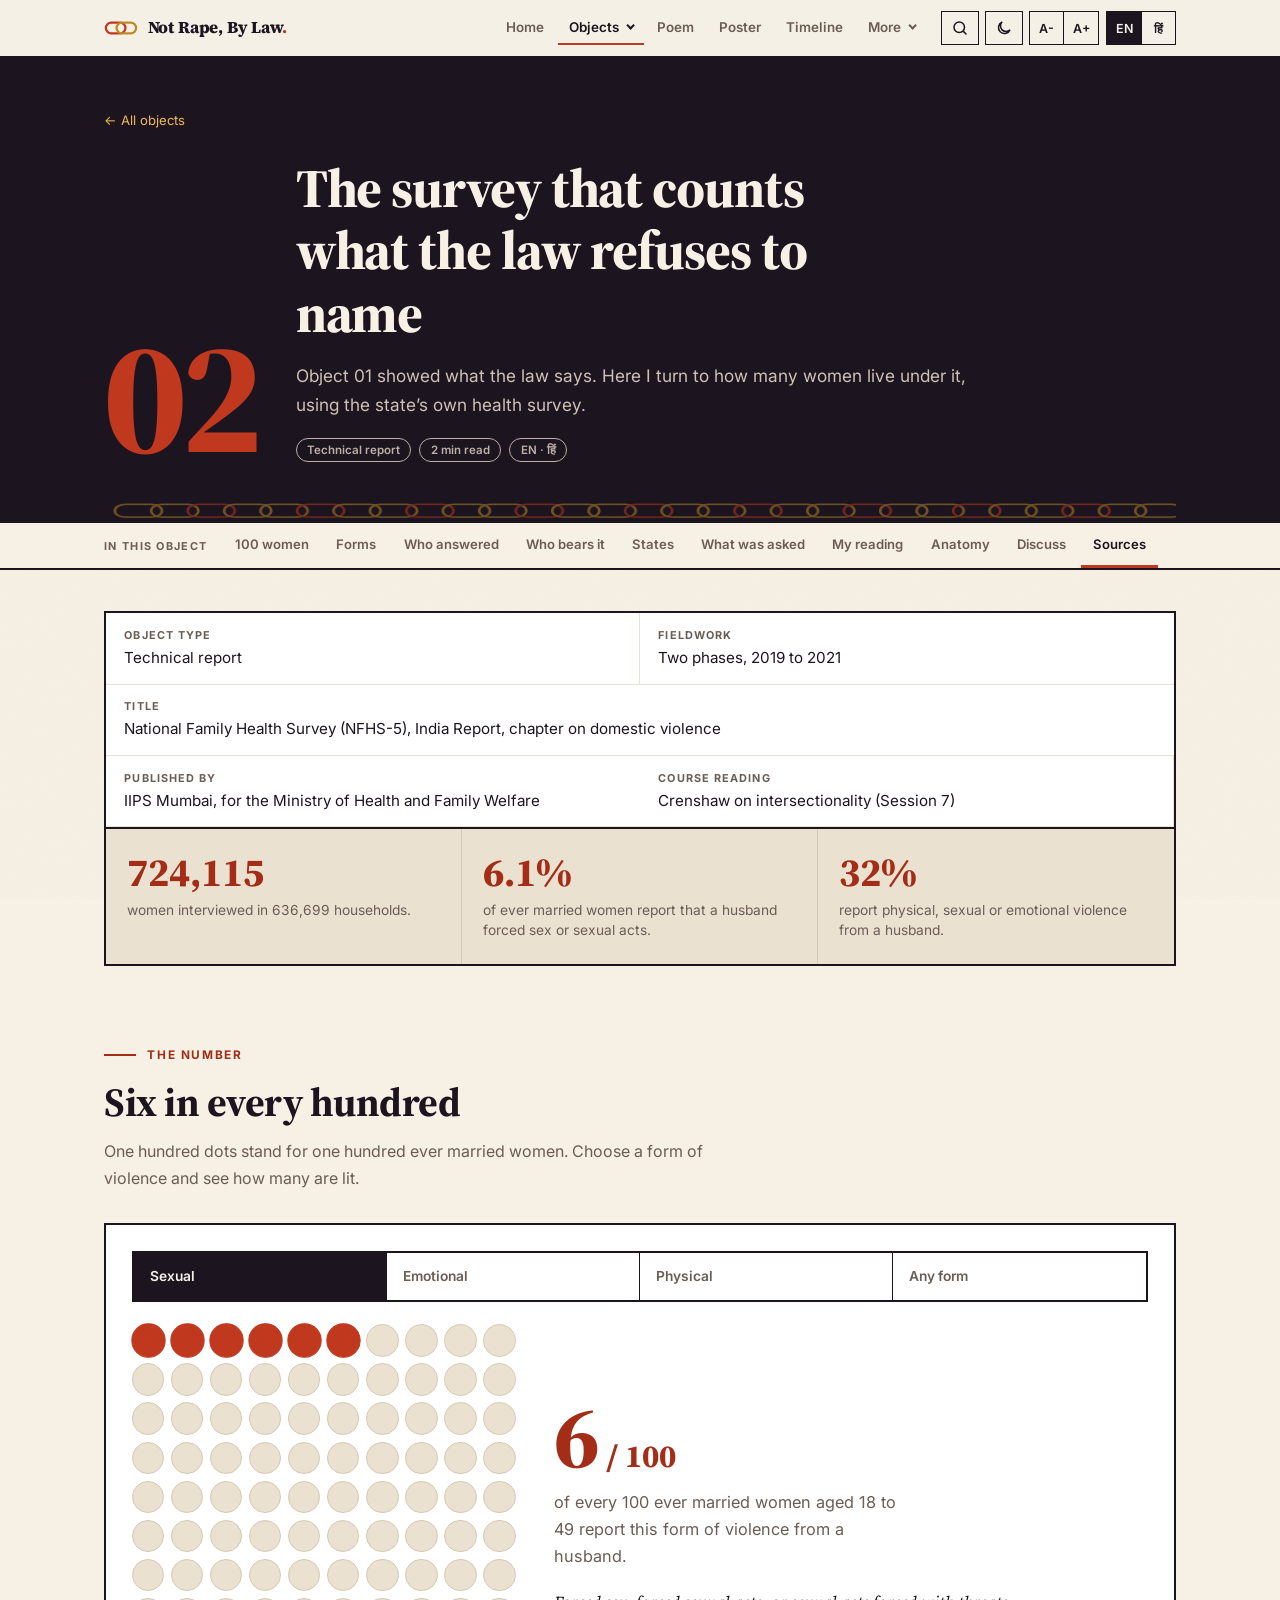
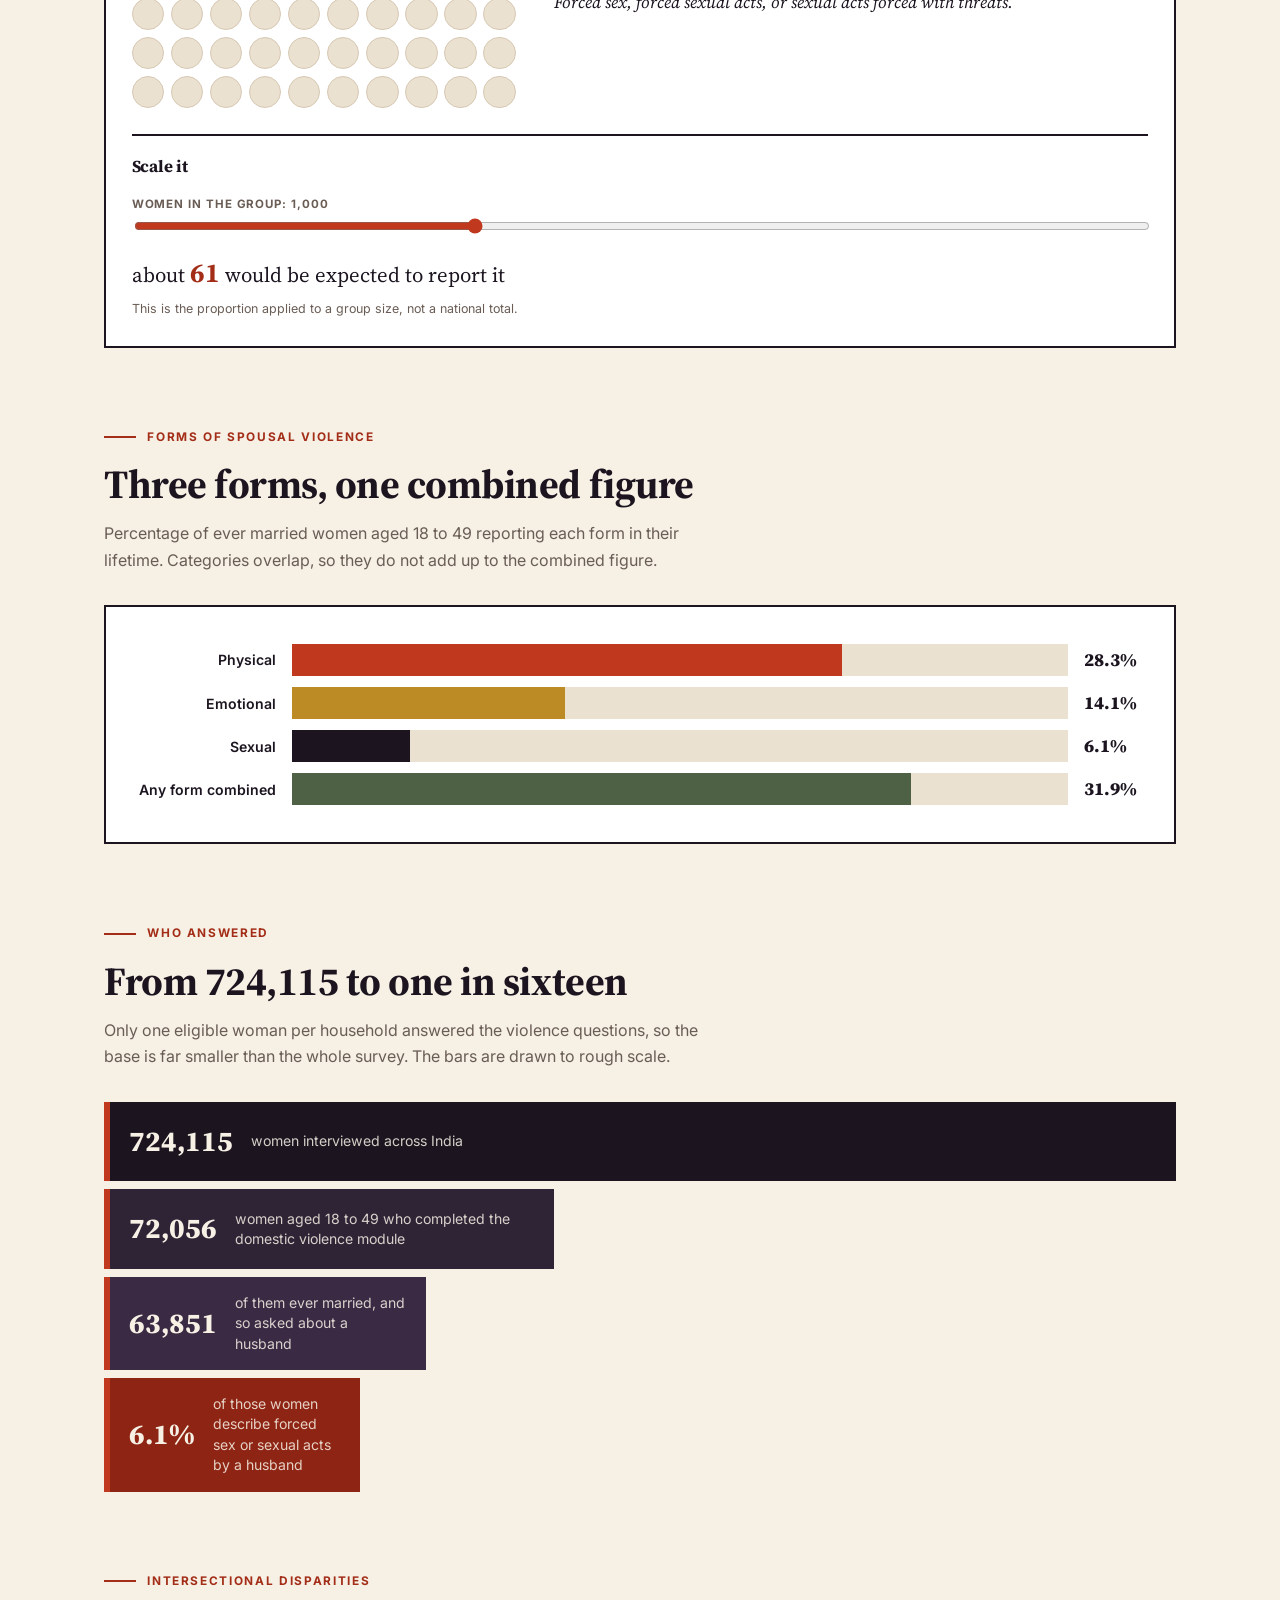
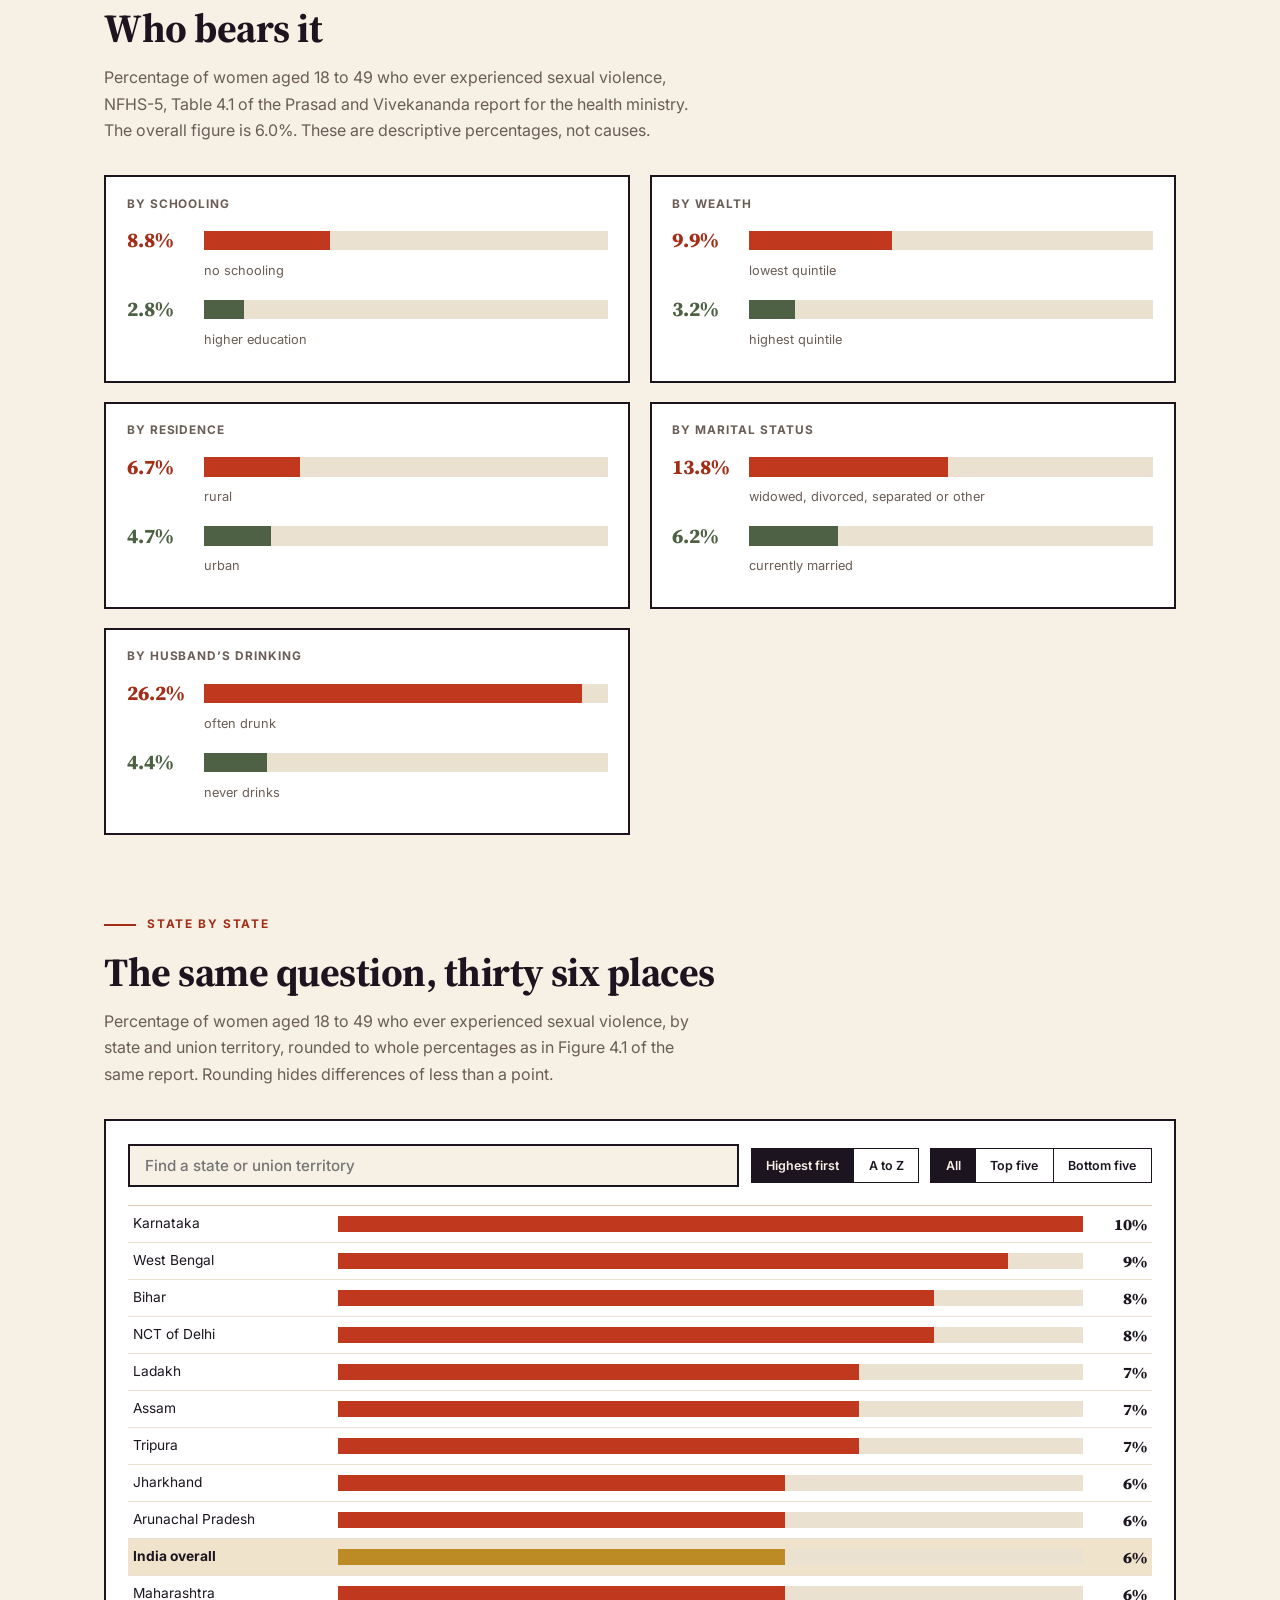
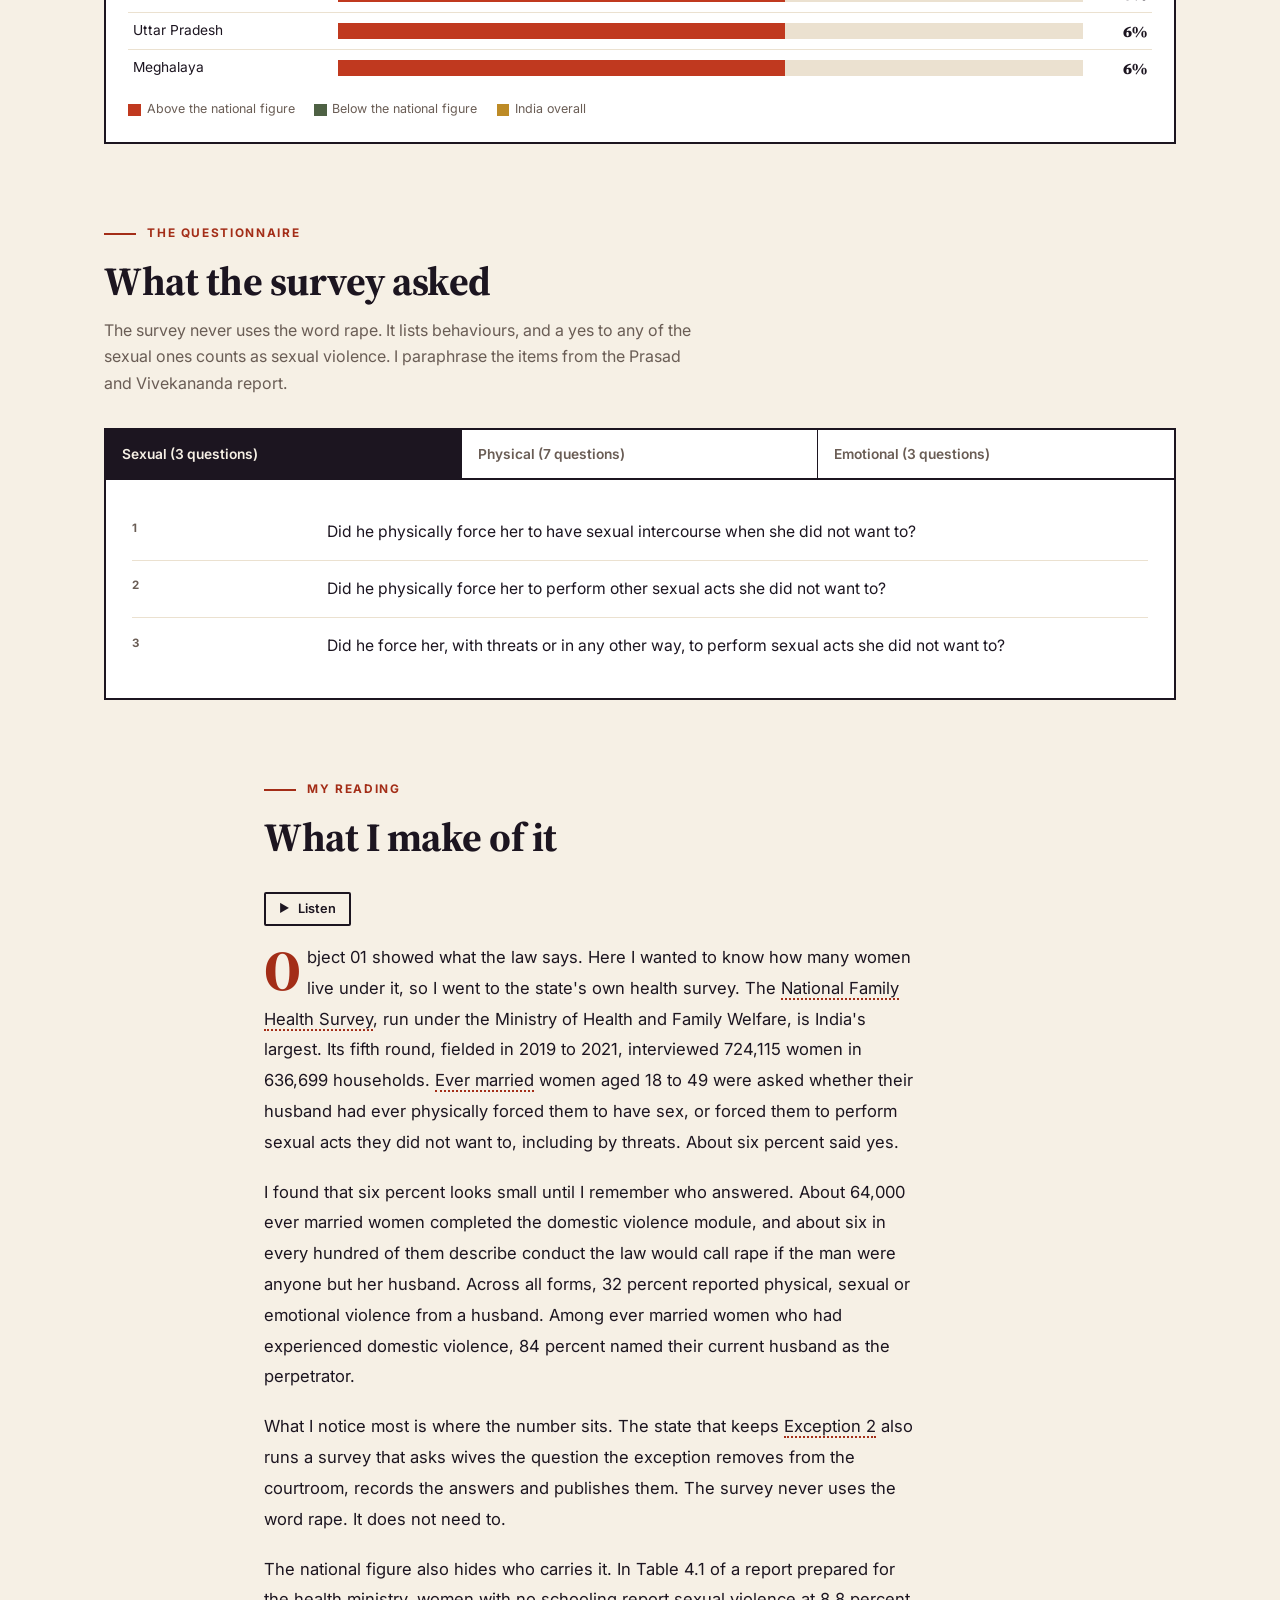
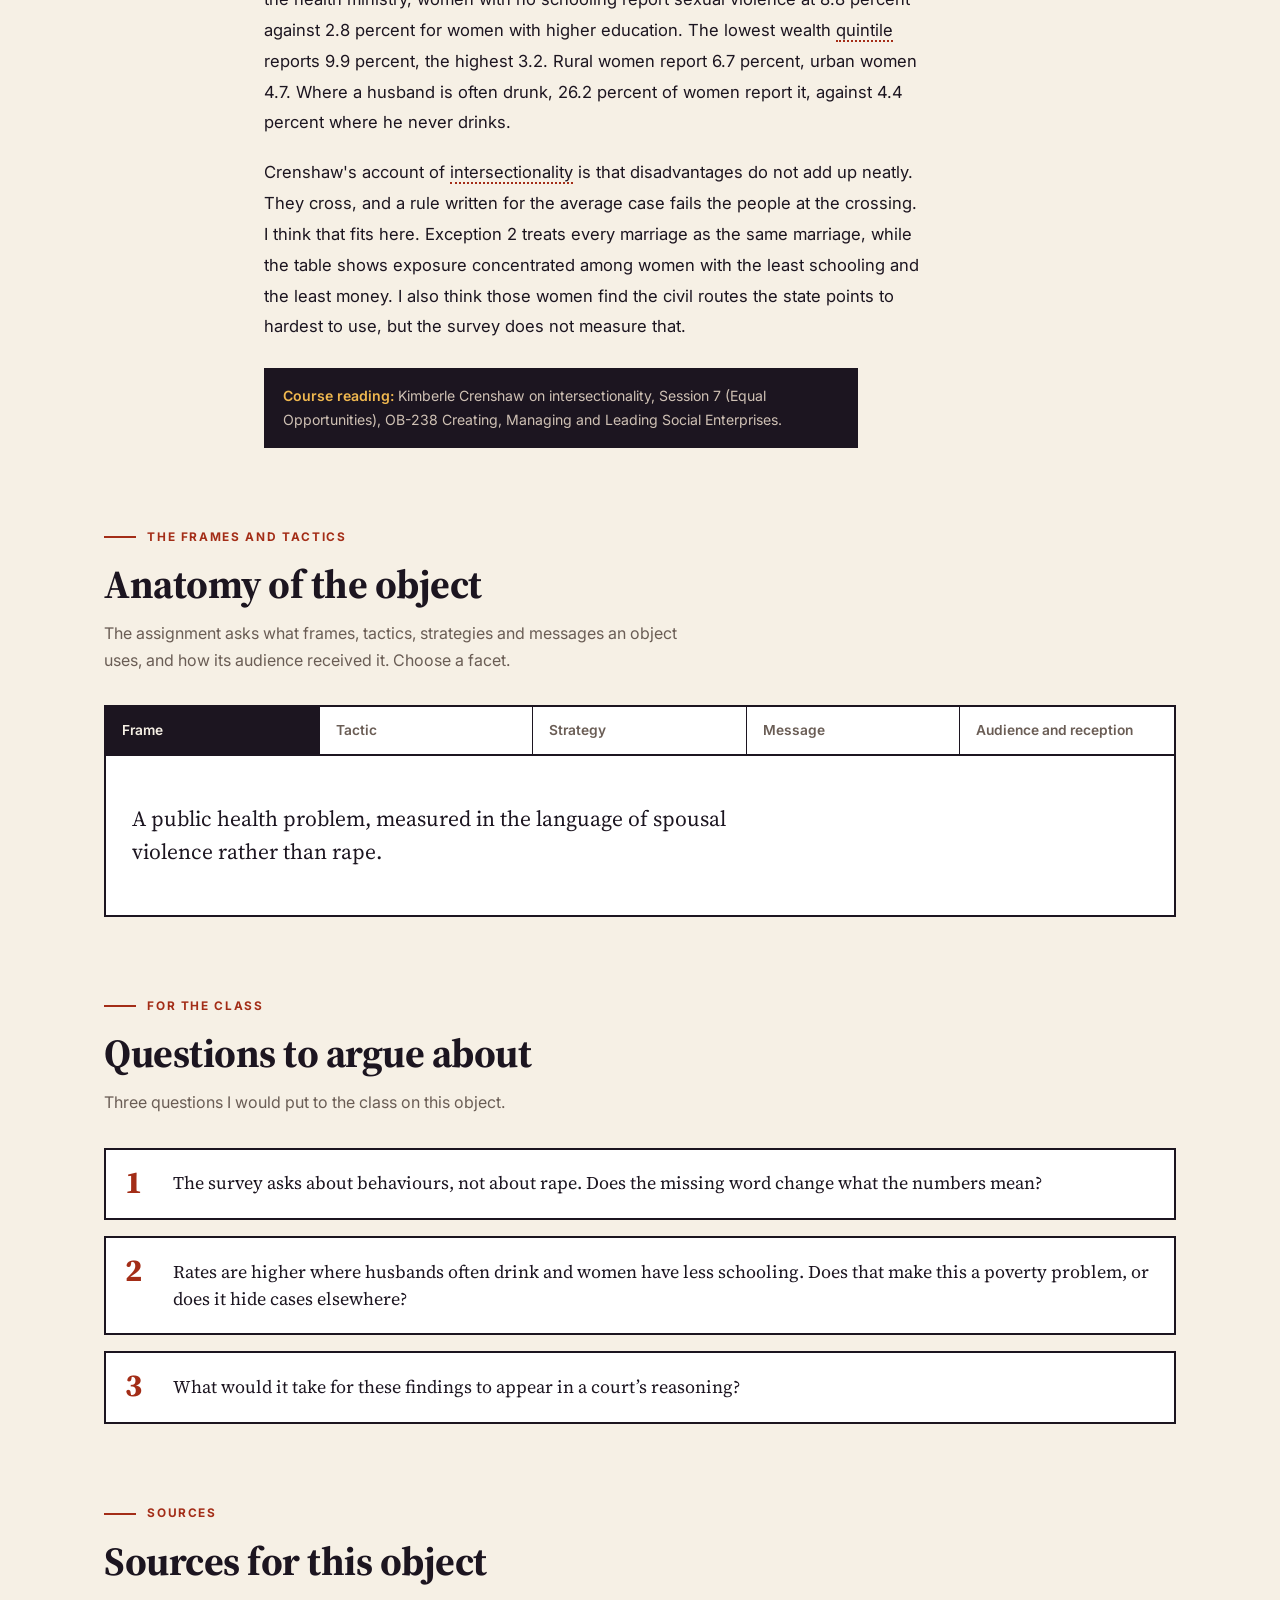
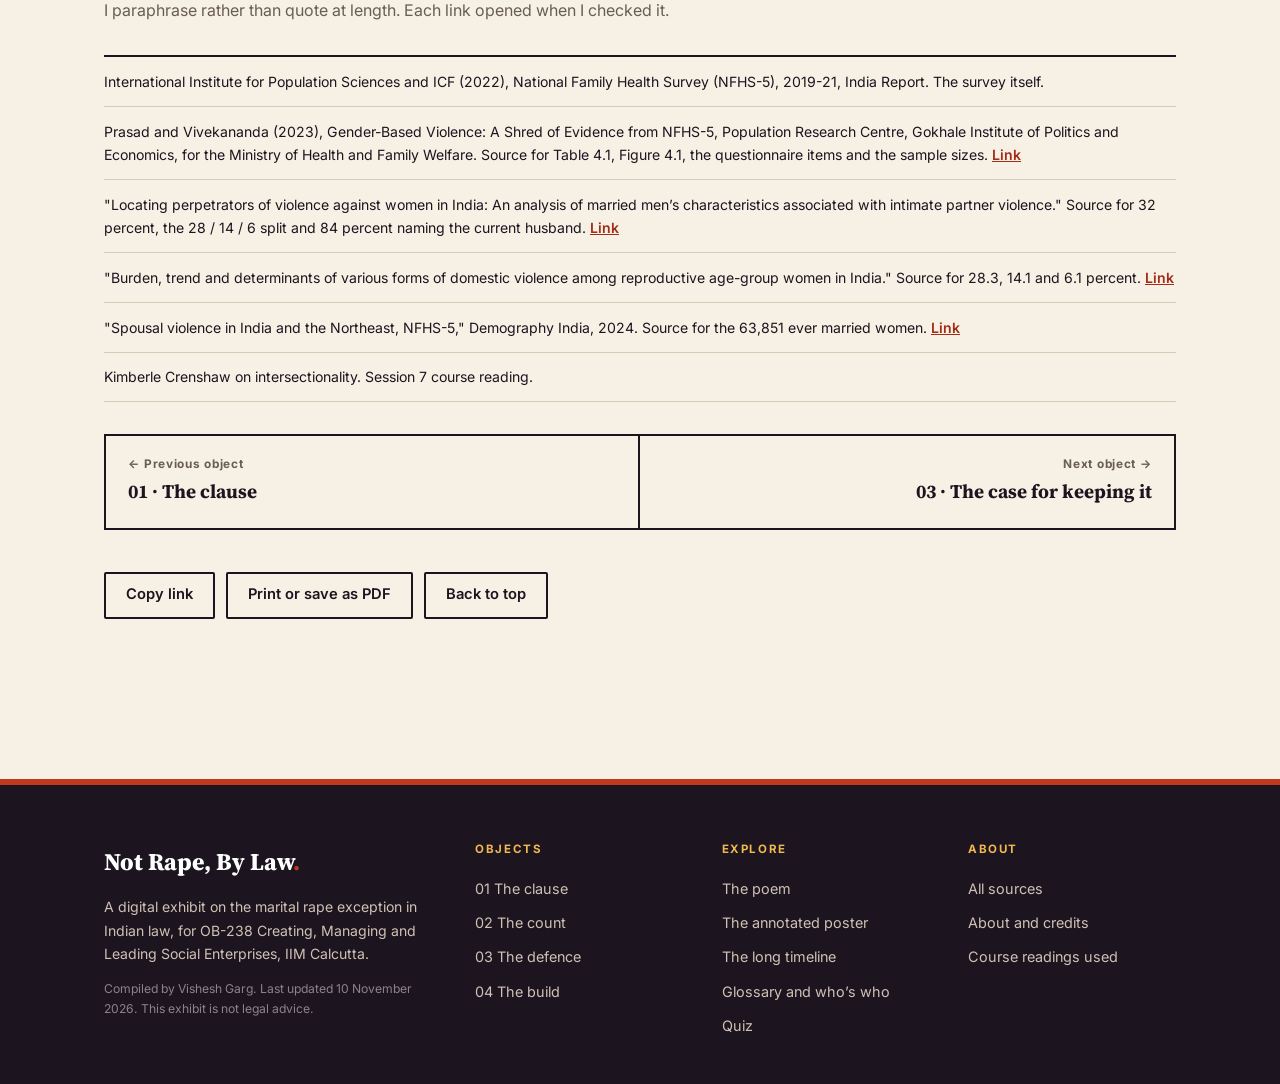
<file: object-02.html>
<!DOCTYPE html>
<html lang="en" data-ui="en" data-theme="light">
<head>
<meta charset="UTF-8">
<meta name="viewport" content="width=device-width, initial-scale=1, viewport-fit=cover">
<title>Object 02. The survey that counts what the law refuses to name | Not Rape, By Law</title>
<meta name="description" content="Object 02: NFHS-5 asks wives the question the exception removes. A hundred-woman chart, a state explorer and the questionnaire.">
<meta name="theme-color" content="#1C1520">
<link rel="canonical" href="https://visheshg36.github.io/CMLSE/object-02.html">
<meta property="og:type" content="website"><meta property="og:site_name" content="Not Rape, By Law">
<meta property="og:title" content="Object 02. The survey that counts what the law refuses to name | Not Rape, By Law"><meta property="og:description" content="Object 02: NFHS-5 asks wives the question the exception removes. A hundred-woman chart, a state explorer and the questionnaire.">
<meta property="og:url" content="https://visheshg36.github.io/CMLSE/object-02.html"><meta property="og:image" content="https://visheshg36.github.io/CMLSE/poster.jpg">
<meta name="twitter:card" content="summary_large_image">
<link rel="icon" href="data:image/svg+xml,%3Csvg xmlns=%27http://www.w3.org/2000/svg%27 viewBox=%270 0 32 32%27%3E%3Crect width=%2732%27 height=%2732%27 rx=%276%27 fill=%27%231C1520%27/%3E%3Crect x=%273%27 y=%2711%27 width=%2718%27 height=%2710%27 rx=%275%27 fill=%27none%27 stroke=%27%23C0391F%27 stroke-width=%272.6%27/%3E%3Crect x=%2711%27 y=%2711%27 width=%2718%27 height=%2710%27 rx=%275%27 fill=%27none%27 stroke=%27%23BD8B26%27 stroke-width=%272.6%27/%3E%3C/svg%3E">
<link rel="preconnect" href="https://fonts.googleapis.com">
<link rel="preconnect" href="https://fonts.gstatic.com" crossorigin>
<link href="https://fonts.googleapis.com/css2?family=Source+Serif+4:ital,opsz,wght@0,8..60,400;0,8..60,600;0,8..60,700;0,8..60,800;1,8..60,400;1,8..60,600&family=Inter:wght@400;500;600;700&family=Tiro+Devanagari+Hindi:ital@0;1&display=swap" rel="stylesheet">
<link rel="stylesheet" href="styles.css">
<script>(function(){var d=document.documentElement;try{var l=localStorage.getItem('exhibit-lang'),t=localStorage.getItem('exhibit-theme'),f=localStorage.getItem('exhibit-fs');d.dataset.ui=(l==='hi')?'hi':'en';if(!t&&window.matchMedia&&matchMedia('(prefers-color-scheme: dark)').matches)t='dark';d.dataset.theme=(t==='dark')?'dark':'light';if(f)d.style.setProperty('--fs',f+'%');}catch(e){d.dataset.ui='en';d.dataset.theme='light';}})();</script>
<noscript><style>[data-lang="hi"]{display:none!important}.rv{opacity:1!important;transform:none!important}</style></noscript>
</head>
<body data-page="object-02.html" class="">
<a class="skip" href="#main"><span data-lang="en">Skip to content</span><span data-lang="hi">सामग्री पर जाएँ</span></a>
<header class="hdr" id="hdr">
 <div class="hdr-in wrap">
  <a class="brand" href="index.html" aria-label="Not Rape, By Law. Home"><svg class="brand-mark" viewBox="0 0 38 18" width="34" height="16" fill="none" stroke-width="2.6" aria-hidden="true"><rect x="2" y="3" width="22" height="12" rx="6" stroke="#C0391F"/><rect x="14" y="3" width="22" height="12" rx="6" stroke="#BD8B26"/></svg><span class="brand-t">Not Rape, By Law<span class="dot">.</span></span></a>
  <nav class="nav" id="nav" aria-label="Main">
   <a class="nl" href="index.html"><span data-lang="en">Home</span><span data-lang="hi">मुखपृष्ठ</span></a>
   <div class="dd" data-dd><button class="nl dd-b on" type="button" aria-expanded="false" aria-haspopup="true"><span data-lang="en">Objects</span><span data-lang="hi">वस्तुएँ</span></button><div class="dd-m" role="menu"><a role="menuitem" href="object-01.html"><b>01</b><span data-lang="en">The clause</span><span data-lang="hi">धारा</span></a><a role="menuitem" href="object-02.html" class=on><b>02</b><span data-lang="en">The count</span><span data-lang="hi">गिनती</span></a><a role="menuitem" href="object-03.html"><b>03</b><span data-lang="en">The defence</span><span data-lang="hi">बचाव</span></a><a role="menuitem" href="object-04.html"><b>04</b><span data-lang="en">The build</span><span data-lang="hi">निर्माण</span></a></div></div>
   <a class="nl" href="poem.html"><span data-lang="en">Poem</span><span data-lang="hi">कविता</span></a>
   <a class="nl" href="poster.html"><span data-lang="en">Poster</span><span data-lang="hi">पोस्टर</span></a>
   <a class="nl" href="timeline.html"><span data-lang="en">Timeline</span><span data-lang="hi">समयरेखा</span></a>
   <div class="dd" data-dd><button class="nl dd-b" type="button" aria-expanded="false" aria-haspopup="true"><span data-lang="en">More</span><span data-lang="hi">और</span></button><div class="dd-m" role="menu"><a role="menuitem" href="glossary.html"><span data-lang="en">Glossary and who’s who</span><span data-lang="hi">शब्दावली और कौन-कौन</span></a><a role="menuitem" href="quiz.html"><span data-lang="en">Quiz</span><span data-lang="hi">क्विज़</span></a><a role="menuitem" href="sources.html"><span data-lang="en">Sources</span><span data-lang="hi">स्रोत</span></a><a role="menuitem" href="about.html"><span data-lang="en">About and credits</span><span data-lang="hi">परिचय और श्रेय</span></a></div></div>
  </nav>
  <div class="tools">
   <button class="tb" id="b-search" type="button" aria-label="Search the exhibit" title="Search (press /)"><svg viewBox="0 0 24 24" width="18" height="18" fill="none" stroke="currentColor" stroke-width="2" stroke-linecap="round" aria-hidden="true"><circle cx="11" cy="11" r="7"/><path d="M20 20l-3.5-3.5"/></svg></button>
   <button class="tb" id="b-theme" type="button" aria-label="Switch light and dark" title="Light or dark"><svg viewBox="0 0 24 24" width="18" height="18" fill="none" stroke="currentColor" stroke-width="2" stroke-linecap="round" aria-hidden="true"><path d="M20 14.5A8 8 0 1 1 9.5 4a6.5 6.5 0 0 0 10.5 10.5z"/></svg></button>
   <div class="fs" role="group" aria-label="Text size"><button id="b-fsm" type="button" aria-label="Smaller text">A-</button><button id="b-fsp" type="button" aria-label="Larger text">A+</button></div>
   <div class="lang" role="group" aria-label="Language"><button id="btn-en" type="button">EN</button><button id="btn-hi" type="button">हिं</button></div>
   <button class="burger" id="b-burger" type="button" aria-label="Menu" aria-expanded="false" aria-controls="nav"><span></span><span></span><span></span></button>
  </div>
 </div>
 <div class="prog" id="prog" aria-hidden="true"></div>
</header>
<main id="main">
<section class="ohero"><div class="wrap">
 <p class="crumb"><a href="index.html#objects"><span data-lang="en">&larr; All objects</span><span data-lang="hi">&larr; सभी वस्तुएँ</span></a></p>
 <div class="ohero-grid">
  <div class="bignum" aria-hidden="true">02</div>
  <div>
   <h1 data-lang="en">The survey that counts what the law refuses to name</h1><h1 data-lang="hi">वह सर्वेक्षण जो उसे गिनता है जिसे कानून नाम देने से इनकार करता है</h1>
   <p class="dek" data-lang="en">Object 01 showed what the law says. Here I turn to how many women live under it, using the state’s own health survey.</p><p class="dek" data-lang="hi">वस्तु 01 ने दिखाया कि कानून क्या कहता है। यहाँ मैं राज्य के अपने स्वास्थ्य सर्वेक्षण के सहारे देखता हूँ कि उसके नीचे कितनी महिलाएँ जीती हैं।</p>
   <p class="meta"><span class="tag"><span data-lang="en">Technical report</span><span data-lang="hi">तकनीकी रिपोर्ट</span></span><span class="tag"><span data-lang="en">2 min read</span><span data-lang="hi">2 मिनट पढ़ने में</span></span><span class="tag">EN &middot; हिं</span></p>
  </div>
 </div>
 <div class="ohero-chain" aria-hidden="true"><svg viewBox="0 0 1000 40" preserveAspectRatio="none" aria-hidden="true"><rect x="10" y="10" width="44" height="20" rx="10" class="cl" style="--i:0"/><rect x="44" y="10" width="44" height="20" rx="10" class="cl" style="--i:1"/><rect x="78" y="10" width="44" height="20" rx="10" class="cl" style="--i:2"/><rect x="112" y="10" width="44" height="20" rx="10" class="cl" style="--i:3"/><rect x="146" y="10" width="44" height="20" rx="10" class="cl" style="--i:4"/><rect x="180" y="10" width="44" height="20" rx="10" class="cl" style="--i:5"/><rect x="214" y="10" width="44" height="20" rx="10" class="cl" style="--i:6"/><rect x="248" y="10" width="44" height="20" rx="10" class="cl" style="--i:7"/><rect x="282" y="10" width="44" height="20" rx="10" class="cl" style="--i:8"/><rect x="316" y="10" width="44" height="20" rx="10" class="cl" style="--i:9"/><rect x="350" y="10" width="44" height="20" rx="10" class="cl" style="--i:10"/><rect x="384" y="10" width="44" height="20" rx="10" class="cl" style="--i:11"/><rect x="418" y="10" width="44" height="20" rx="10" class="cl" style="--i:12"/><rect x="452" y="10" width="44" height="20" rx="10" class="cl" style="--i:13"/><rect x="486" y="10" width="44" height="20" rx="10" class="cl" style="--i:14"/><rect x="520" y="10" width="44" height="20" rx="10" class="cl" style="--i:15"/><rect x="554" y="10" width="44" height="20" rx="10" class="cl" style="--i:16"/><rect x="588" y="10" width="44" height="20" rx="10" class="cl" style="--i:17"/><rect x="622" y="10" width="44" height="20" rx="10" class="cl" style="--i:18"/><rect x="656" y="10" width="44" height="20" rx="10" class="cl" style="--i:19"/><rect x="690" y="10" width="44" height="20" rx="10" class="cl" style="--i:20"/><rect x="724" y="10" width="44" height="20" rx="10" class="cl" style="--i:21"/><rect x="758" y="10" width="44" height="20" rx="10" class="cl" style="--i:22"/><rect x="792" y="10" width="44" height="20" rx="10" class="cl" style="--i:23"/><rect x="826" y="10" width="44" height="20" rx="10" class="cl" style="--i:24"/><rect x="860" y="10" width="44" height="20" rx="10" class="cl" style="--i:25"/><rect x="894" y="10" width="44" height="20" rx="10" class="cl" style="--i:26"/><rect x="928" y="10" width="44" height="20" rx="10" class="cl" style="--i:27"/><rect x="962" y="10" width="44" height="20" rx="10" class="cl" style="--i:28"/></svg></div>
</div></section><nav class="subnav" id="subnav" aria-label="On this page"><div class="wrap"><span class="subnav-l"><span data-lang="en">In this object</span><span data-lang="hi">इस वस्तु में</span></span><a href="#scale" data-sec="scale"><span data-lang="en">100 women</span><span data-lang="hi">100 महिलाएँ</span></a><a href="#forms" data-sec="forms"><span data-lang="en">Forms</span><span data-lang="hi">रूप</span></a><a href="#funnel" data-sec="funnel"><span data-lang="en">Who answered</span><span data-lang="hi">किसने जवाब दिया</span></a><a href="#background" data-sec="background"><span data-lang="en">Who bears it</span><span data-lang="hi">बोझ किस पर</span></a><a href="#states" data-sec="states"><span data-lang="en">States</span><span data-lang="hi">राज्य</span></a><a href="#asked" data-sec="asked"><span data-lang="en">What was asked</span><span data-lang="hi">क्या पूछा गया</span></a><a href="#reading" data-sec="reading"><span data-lang="en">My reading</span><span data-lang="hi">मेरी पढ़त</span></a><a href="#anatomy" data-sec="anatomy"><span data-lang="en">Anatomy</span><span data-lang="hi">विश्लेषण</span></a><a href="#discuss" data-sec="discuss"><span data-lang="en">Discuss</span><span data-lang="hi">बहस</span></a><a href="#sources" data-sec="sources"><span data-lang="en">Sources</span><span data-lang="hi">स्रोत</span></a></div></nav><div class="wrap ctop rv"><div class="label-grid"><div class="lg-cell"><p class="k"><span data-lang="en">Object type</span><span data-lang="hi">वस्तु का प्रकार</span></p><p class="v"><span data-lang="en">Technical report</span><span data-lang="hi">तकनीकी रिपोर्ट</span></p></div><div class="lg-cell"><p class="k"><span data-lang="en">Fieldwork</span><span data-lang="hi">सर्वेक्षण अवधि</span></p><p class="v"><span data-lang="en">Two phases, 2019 to 2021</span><span data-lang="hi">दो चरणों में, 2019 से 2021</span></p></div><div class="lg-cell wide"><p class="k"><span data-lang="en">Title</span><span data-lang="hi">शीर्षक</span></p><p class="v"><span data-lang="en">National Family Health Survey (NFHS-5), India Report, chapter on domestic violence</span><span data-lang="hi">राष्ट्रीय परिवार स्वास्थ्य सर्वेक्षण (NFHS-5), भारत रिपोर्ट, घरेलू हिंसा अध्याय</span></p></div><div class="lg-cell"><p class="k"><span data-lang="en">Published by</span><span data-lang="hi">प्रकाशक</span></p><p class="v"><span data-lang="en">IIPS Mumbai, for the Ministry of Health and Family Welfare</span><span data-lang="hi">आईआईपीएस मुंबई, स्वास्थ्य एवं परिवार कल्याण मंत्रालय के लिए</span></p></div><div class="lg-cell"><p class="k"><span data-lang="en">Course reading</span><span data-lang="hi">पाठ्यक्रम पठन</span></p><p class="v"><span data-lang="en">Crenshaw on intersectionality (Session 7)</span><span data-lang="hi">क्रेनशॉ, अंतर-अनुभागीयता (सत्र 7)</span></p></div></div><div class="stats"><div class="stat"><div class="n" data-count="724,115">724,115</div><div class="t"><span data-lang="en">women interviewed in 636,699 households.</span><span data-lang="hi">महिलाओं से बात की गई, 6,36,699 परिवारों में।</span></div></div><div class="stat"><div class="n" data-count="6.1%">6.1%</div><div class="t"><span data-lang="en">of ever married women report that a husband forced sex or sexual acts.</span><span data-lang="hi">विवाहित महिलाएँ बताती हैं कि पति ने संभोग या यौन कृत्य के लिए बाध्य किया।</span></div></div><div class="stat"><div class="n" data-count="32%">32%</div><div class="t"><span data-lang="en">report physical, sexual or emotional violence from a husband.</span><span data-lang="hi">पति से शारीरिक, यौन या भावनात्मक हिंसा बताती हैं।</span></div></div></div></div><section class="sec rv " id="scale"><div class="wrap "><div class="sec-head"><p class="eyebrow"><span data-lang="en">The number</span><span data-lang="hi">संख्या</span></p><h2 data-lang="en">Six in every hundred</h2><h2 data-lang="hi">हर सौ में छह</h2><p class="sub" data-lang="en">One hundred dots stand for one hundred ever married women. Choose a form of violence and see how many are lit.</p><p class="sub" data-lang="hi">सौ बिंदु सौ विवाहित महिलाओं के हैं। हिंसा का कोई रूप चुनिए और देखिए कितने जलते हैं।</p></div><div class="w waffle" data-widget="waffle" data-src="d-waffle" id="w-waffle" ></div><script type="application/json" id="d-waffle">{"forms": [{"k": "sexual", "label": {"en": "Sexual", "hi": "यौन"}, "rate": 6.1, "dots": 6, "note": {"en": "Forced sex, forced sexual acts, or sexual acts forced with threats.", "hi": "ज़बरदस्ती संभोग, ज़बरदस्ती यौन कृत्य, या धमकी देकर कराए गए यौन कृत्य।"}}, {"k": "emotional", "label": {"en": "Emotional", "hi": "भावनात्मक"}, "rate": 14.1, "dots": 14, "note": {"en": "Humiliation, threats, insults.", "hi": "अपमान, धमकियाँ, अपशब्द।"}}, {"k": "physical", "label": {"en": "Physical", "hi": "शारीरिक"}, "rate": 28.3, "dots": 28, "note": {"en": "From a push to an attack with a weapon.", "hi": "धक्के से लेकर हथियार से हमले तक।"}}, {"k": "any", "label": {"en": "Any form", "hi": "कोई भी रूप"}, "rate": 31.9, "dots": 32, "note": {"en": "Physical, sexual or emotional, from a husband. Forms overlap.", "hi": "पति से शारीरिक, यौन या भावनात्मक। रूप एक-दूसरे से मिलते हैं।"}}], "ui": {"of100": {"en": "of every 100 ever married women aged 18 to 49 report this form of violence from a husband.", "hi": "हर 100 विवाहित महिलाओं (18 से 49 वर्ष) में से इतनी पति से इस रूप की हिंसा बताती हैं।"}, "calc": {"en": "Scale it", "hi": "इसे बड़ा करके देखिए"}, "group": {"en": "Women in the group", "hi": "समूह में महिलाएँ"}, "result": {"en": "would be expected to report it", "hi": "के ऐसा बताने की उम्मीद होगी"}, "about": {"en": "about", "hi": "लगभग"}, "caveat": {"en": "This is the proportion applied to a group size, not a national total.", "hi": "यह समूह के आकार पर लागू अनुपात है, राष्ट्रीय कुल संख्या नहीं।"}}}</script></div></section><section class="sec rv " id="forms"><div class="wrap "><div class="sec-head"><p class="eyebrow"><span data-lang="en">Forms of spousal violence</span><span data-lang="hi">वैवाहिक हिंसा के रूप</span></p><h2 data-lang="en">Three forms, one combined figure</h2><h2 data-lang="hi">तीन रूप, एक संयुक्त आँकड़ा</h2><p class="sub" data-lang="en">Percentage of ever married women aged 18 to 49 reporting each form in their lifetime. Categories overlap, so they do not add up to the combined figure.</p><p class="sub" data-lang="hi">जीवन में हर रूप की रिपोर्ट करने वाली 18 से 49 वर्ष की विवाहित महिलाओं का प्रतिशत। श्रेणियाँ ओवरलैप करती हैं, इसलिए जोड़ संयुक्त आँकड़े के बराबर नहीं।</p></div><div class="bars rv"><div class="br"><span class="br-l"><span data-lang="en">Physical</span><span data-lang="hi">शारीरिक</span></span><span class="br-t"><span class="br-f b-red" style="--w:70.8%"></span></span><span class="br-v">28.3%</span></div><div class="br"><span class="br-l"><span data-lang="en">Emotional</span><span data-lang="hi">भावनात्मक</span></span><span class="br-t"><span class="br-f b-gold" style="--w:35.2%"></span></span><span class="br-v">14.1%</span></div><div class="br"><span class="br-l"><span data-lang="en">Sexual</span><span data-lang="hi">यौन</span></span><span class="br-t"><span class="br-f b-dark" style="--w:15.2%"></span></span><span class="br-v">6.1%</span></div><div class="br"><span class="br-l"><span data-lang="en">Any form combined</span><span data-lang="hi">सभी रूप मिलाकर</span></span><span class="br-t"><span class="br-f b-green" style="--w:79.8%"></span></span><span class="br-v">31.9%</span></div></div></div></section><section class="sec rv " id="funnel"><div class="wrap "><div class="sec-head"><p class="eyebrow"><span data-lang="en">Who answered</span><span data-lang="hi">किसने जवाब दिया</span></p><h2 data-lang="en">From 724,115 to one in sixteen</h2><h2 data-lang="hi">7,24,115 से सोलह में एक तक</h2><p class="sub" data-lang="en">Only one eligible woman per household answered the violence questions, so the base is far smaller than the whole survey. The bars are drawn to rough scale.</p><p class="sub" data-lang="hi">हिंसा के सवालों का जवाब हर परिवार की केवल एक पात्र महिला ने दिया, इसलिए आधार पूरे सर्वेक्षण से बहुत छोटा है। पट्टियाँ मोटे पैमाने पर बनी हैं।</p></div><ol class="funnel rv"><li style="--w:100%"><b>724,115</b><span><span data-lang="en">women interviewed across India</span><span data-lang="hi">भारत भर में बात की गई महिलाएँ</span></span></li><li style="--w:42%"><b>72,056</b><span><span data-lang="en">women aged 18 to 49 who completed the domestic violence module</span><span data-lang="hi">18 से 49 वर्ष की वे महिलाएँ जिन्होंने घरेलू हिंसा खंड पूरा किया</span></span></li><li style="--w:30%"><b>63,851</b><span><span data-lang="en">of them ever married, and so asked about a husband</span><span data-lang="hi">जिनमें विवाहित थीं, और इसलिए पति के बारे में पूछी गईं</span></span></li><li style="--w:12%"><b>6.1%</b><span><span data-lang="en">of those women describe forced sex or sexual acts by a husband</span><span data-lang="hi">उन महिलाओं में से पति द्वारा ज़बरदस्ती संभोग या यौन कृत्य बताती हैं</span></span></li></ol></div></section><section class="sec rv " id="background"><div class="wrap "><div class="sec-head"><p class="eyebrow"><span data-lang="en">Intersectional disparities</span><span data-lang="hi">अंतर-अनुभागीय असमानताएँ</span></p><h2 data-lang="en">Who bears it</h2><h2 data-lang="hi">बोझ किस पर</h2><p class="sub" data-lang="en">Percentage of women aged 18 to 49 who ever experienced sexual violence, NFHS-5, Table 4.1 of the Prasad and Vivekananda report for the health ministry. The overall figure is 6.0%. These are descriptive percentages, not causes.</p><p class="sub" data-lang="hi">18 से 49 वर्ष की उन महिलाओं का प्रतिशत जिन्होंने कभी यौन हिंसा झेली, NFHS-5, स्वास्थ्य मंत्रालय के लिए प्रसाद और विवेकानंद की रिपोर्ट की तालिका 4.1। कुल आँकड़ा 6.0% है। ये वर्णनात्मक प्रतिशत हैं, कारण नहीं।</p></div><div class="cmps"><div class="cmp rv"><p class="cmp-k"><span data-lang="en">By schooling</span><span data-lang="hi">शिक्षा के अनुसार</span></p><div class="cmp-r"><span class="cmp-n hi">8.8%</span><span class="cmp-t"><span class="cmp-f hi" style="--w:31.4%"></span></span><span class="cmp-l"><span data-lang="en">no schooling</span><span data-lang="hi">बिना शिक्षा</span></span></div><div class="cmp-r"><span class="cmp-n lo">2.8%</span><span class="cmp-t"><span class="cmp-f lo" style="--w:10.0%"></span></span><span class="cmp-l"><span data-lang="en">higher education</span><span data-lang="hi">उच्च शिक्षा</span></span></div></div><div class="cmp rv"><p class="cmp-k"><span data-lang="en">By wealth</span><span data-lang="hi">संपत्ति के अनुसार</span></p><div class="cmp-r"><span class="cmp-n hi">9.9%</span><span class="cmp-t"><span class="cmp-f hi" style="--w:35.4%"></span></span><span class="cmp-l"><span data-lang="en">lowest quintile</span><span data-lang="hi">सबसे निचला पंचमक</span></span></div><div class="cmp-r"><span class="cmp-n lo">3.2%</span><span class="cmp-t"><span class="cmp-f lo" style="--w:11.4%"></span></span><span class="cmp-l"><span data-lang="en">highest quintile</span><span data-lang="hi">सबसे ऊपरी पंचमक</span></span></div></div><div class="cmp rv"><p class="cmp-k"><span data-lang="en">By residence</span><span data-lang="hi">निवास के अनुसार</span></p><div class="cmp-r"><span class="cmp-n hi">6.7%</span><span class="cmp-t"><span class="cmp-f hi" style="--w:23.9%"></span></span><span class="cmp-l"><span data-lang="en">rural</span><span data-lang="hi">ग्रामीण</span></span></div><div class="cmp-r"><span class="cmp-n lo">4.7%</span><span class="cmp-t"><span class="cmp-f lo" style="--w:16.8%"></span></span><span class="cmp-l"><span data-lang="en">urban</span><span data-lang="hi">शहरी</span></span></div></div><div class="cmp rv"><p class="cmp-k"><span data-lang="en">By marital status</span><span data-lang="hi">वैवाहिक स्थिति के अनुसार</span></p><div class="cmp-r"><span class="cmp-n hi">13.8%</span><span class="cmp-t"><span class="cmp-f hi" style="--w:49.3%"></span></span><span class="cmp-l"><span data-lang="en">widowed, divorced, separated or other</span><span data-lang="hi">विधवा, तलाकशुदा, अलग या अन्य</span></span></div><div class="cmp-r"><span class="cmp-n lo">6.2%</span><span class="cmp-t"><span class="cmp-f lo" style="--w:22.1%"></span></span><span class="cmp-l"><span data-lang="en">currently married</span><span data-lang="hi">वर्तमान में विवाहित</span></span></div></div><div class="cmp rv"><p class="cmp-k"><span data-lang="en">By husband’s drinking</span><span data-lang="hi">पति की शराब के अनुसार</span></p><div class="cmp-r"><span class="cmp-n hi">26.2%</span><span class="cmp-t"><span class="cmp-f hi" style="--w:93.6%"></span></span><span class="cmp-l"><span data-lang="en">often drunk</span><span data-lang="hi">अक्सर नशे में</span></span></div><div class="cmp-r"><span class="cmp-n lo">4.4%</span><span class="cmp-t"><span class="cmp-f lo" style="--w:15.7%"></span></span><span class="cmp-l"><span data-lang="en">never drinks</span><span data-lang="hi">कभी नहीं पीता</span></span></div></div></div></div></section><section class="sec rv " id="states"><div class="wrap "><div class="sec-head"><p class="eyebrow"><span data-lang="en">State by state</span><span data-lang="hi">राज्य-दर-राज्य</span></p><h2 data-lang="en">The same question, thirty six places</h2><h2 data-lang="hi">एक ही सवाल, छत्तीस जगहें</h2><p class="sub" data-lang="en">Percentage of women aged 18 to 49 who ever experienced sexual violence, by state and union territory, rounded to whole percentages as in Figure 4.1 of the same report. Rounding hides differences of less than a point.</p><p class="sub" data-lang="hi">18 से 49 वर्ष की उन महिलाओं का प्रतिशत जिन्होंने कभी यौन हिंसा झेली, राज्य और केंद्र शासित प्रदेश के अनुसार, उसी रिपोर्ट के चित्र 4.1 की तरह पूर्ण प्रतिशत में। पूर्णांकन एक अंक से कम के अंतर छिपाता है।</p></div><div class="w states" data-widget="states" data-src="d-states" id="w-states" ></div><script type="application/json" id="d-states">{"items": [{"n": {"en": "Karnataka", "hi": "कर्नाटक"}, "v": 10}, {"n": {"en": "West Bengal", "hi": "पश्चिम बंगाल"}, "v": 9}, {"n": {"en": "Bihar", "hi": "बिहार"}, "v": 8}, {"n": {"en": "NCT of Delhi", "hi": "दिल्ली"}, "v": 8}, {"n": {"en": "Ladakh", "hi": "लद्दाख"}, "v": 7}, {"n": {"en": "Assam", "hi": "असम"}, "v": 7}, {"n": {"en": "Tripura", "hi": "त्रिपुरा"}, "v": 7}, {"n": {"en": "Jharkhand", "hi": "झारखंड"}, "v": 6}, {"n": {"en": "Arunachal Pradesh", "hi": "अरुणाचल प्रदेश"}, "v": 6}, {"n": {"en": "India", "hi": "भारत"}, "v": 6}, {"n": {"en": "Maharashtra", "hi": "महाराष्ट्र"}, "v": 6}, {"n": {"en": "Uttar Pradesh", "hi": "उत्तर प्रदेश"}, "v": 6}, {"n": {"en": "Meghalaya", "hi": "मेघालय"}, "v": 6}, {"n": {"en": "Madhya Pradesh", "hi": "मध्य प्रदेश"}, "v": 5}, {"n": {"en": "Rajasthan", "hi": "राजस्थान"}, "v": 5}, {"n": {"en": "Odisha", "hi": "ओडिशा"}, "v": 5}, {"n": {"en": "Chhattisgarh", "hi": "छत्तीसगढ़"}, "v": 5}, {"n": {"en": "Telangana", "hi": "तेलंगाना"}, "v": 5}, {"n": {"en": "Manipur", "hi": "मणिपुर"}, "v": 4}, {"n": {"en": "Dadra & Nagar Haveli and Daman & Diu", "hi": "दादरा और नगर हवेली तथा दमन और दीव"}, "v": 4}, {"n": {"en": "Haryana", "hi": "हरियाणा"}, "v": 4}, {"n": {"en": "Goa", "hi": "गोवा"}, "v": 4}, {"n": {"en": "Andhra Pradesh", "hi": "आंध्र प्रदेश"}, "v": 3}, {"n": {"en": "Gujarat", "hi": "गुजरात"}, "v": 3}, {"n": {"en": "Uttarakhand", "hi": "उत्तराखंड"}, "v": 3}, {"n": {"en": "Jammu & Kashmir", "hi": "जम्मू और कश्मीर"}, "v": 3}, {"n": {"en": "Tamil Nadu", "hi": "तमिलनाडु"}, "v": 3}, {"n": {"en": "Punjab", "hi": "पंजाब"}, "v": 2}, {"n": {"en": "Chandigarh", "hi": "चंडीगढ़"}, "v": 2}, {"n": {"en": "Himachal Pradesh", "hi": "हिमाचल प्रदेश"}, "v": 2}, {"n": {"en": "Andaman & Nicobar Islands", "hi": "अंडमान और निकोबार द्वीप समूह"}, "v": 2}, {"n": {"en": "Sikkim", "hi": "सिक्किम"}, "v": 2}, {"n": {"en": "Nagaland", "hi": "नागालैंड"}, "v": 2}, {"n": {"en": "Puducherry", "hi": "पुडुचेरी"}, "v": 2}, {"n": {"en": "Mizoram", "hi": "मिज़ोरम"}, "v": 1}, {"n": {"en": "Kerala", "hi": "केरल"}, "v": 1}, {"n": {"en": "Lakshadweep", "hi": "लक्षद्वीप"}, "v": 1}], "india": 6, "ui": {"search": {"en": "Find a state or union territory", "hi": "राज्य या केंद्र शासित प्रदेश खोजिए"}, "sort_v": {"en": "Highest first", "hi": "सबसे ऊपर वाले पहले"}, "sort_a": {"en": "A to Z", "hi": "क से ज्ञ"}, "top": {"en": "Top five", "hi": "शीर्ष पाँच"}, "bottom": {"en": "Bottom five", "hi": "निचले पाँच"}, "all": {"en": "All", "hi": "सभी"}, "india": {"en": "India overall", "hi": "पूरा भारत"}, "none": {"en": "No match.", "hi": "कोई मेल नहीं।"}, "above": {"en": "Above the national figure", "hi": "राष्ट्रीय आँकड़े से ऊपर"}, "below": {"en": "Below the national figure", "hi": "राष्ट्रीय आँकड़े से नीचे"}, "same": {"en": "Equal to the national figure", "hi": "राष्ट्रीय आँकड़े के बराबर"}}}</script></div></section><section class="sec rv " id="asked"><div class="wrap "><div class="sec-head"><p class="eyebrow"><span data-lang="en">The questionnaire</span><span data-lang="hi">प्रश्नावली</span></p><h2 data-lang="en">What the survey asked</h2><h2 data-lang="hi">सर्वेक्षण ने क्या पूछा</h2><p class="sub" data-lang="en">The survey never uses the word rape. It lists behaviours, and a yes to any of the sexual ones counts as sexual violence. I paraphrase the items from the Prasad and Vivekananda report.</p><p class="sub" data-lang="hi">सर्वेक्षण में बलात्कार शब्द कभी नहीं आता। वह आचरण गिनाता है, और यौन वाले किसी भी सवाल पर हाँ को यौन हिंसा गिना जाता है। मैं प्रसाद और विवेकानंद की रिपोर्ट से सवालों को अपने शब्दों में लिख रहा हूँ।</p></div><div class="w asked" data-widget="selector" data-src="d-asked" id="w-asked" ></div><script type="application/json" id="d-asked">{"items": [{"label": {"en": "Sexual (3 questions)", "hi": "यौन (3 सवाल)"}, "rows": [{"k": {"en": "1", "hi": "1"}, "v": {"en": "Did he physically force her to have sexual intercourse when she did not want to?", "hi": "क्या उसने उसे शारीरिक रूप से संभोग के लिए बाध्य किया जब वह नहीं चाहती थी?"}}, {"k": {"en": "2", "hi": "2"}, "v": {"en": "Did he physically force her to perform other sexual acts she did not want to?", "hi": "क्या उसने उसे शारीरिक रूप से दूसरे यौन कृत्यों के लिए बाध्य किया जो वह नहीं करना चाहती थी?"}}, {"k": {"en": "3", "hi": "3"}, "v": {"en": "Did he force her, with threats or in any other way, to perform sexual acts she did not want to?", "hi": "क्या उसने धमकी देकर या किसी और तरीके से उसे ऐसे यौन कृत्यों के लिए बाध्य किया जो वह नहीं करना चाहती थी?"}}]}, {"label": {"en": "Physical (7 questions)", "hi": "शारीरिक (7 सवाल)"}, "rows": [{"k": {"en": "1", "hi": "1"}, "v": {"en": "Pushed, shook or threw something at her.", "hi": "धक्का दिया, झिंझोड़ा या उस पर कुछ फेंका।"}}, {"k": {"en": "2", "hi": "2"}, "v": {"en": "Twisted her arm or pulled her hair.", "hi": "उसकी बाँह मरोड़ी या बाल खींचे।"}}, {"k": {"en": "3", "hi": "3"}, "v": {"en": "Slapped her.", "hi": "थप्पड़ मारा।"}}, {"k": {"en": "4", "hi": "4"}, "v": {"en": "Punched her with a fist or something that could hurt.", "hi": "मुक्का या चोट पहुँचाने वाली किसी चीज़ से मारा।"}}, {"k": {"en": "5", "hi": "5"}, "v": {"en": "Kicked, dragged or beat her up.", "hi": "लात मारी, घसीटा या पीटा।"}}, {"k": {"en": "6", "hi": "6"}, "v": {"en": "Tried to choke or burn her on purpose.", "hi": "जानबूझकर गला घोंटने या जलाने की कोशिश की।"}}, {"k": {"en": "7", "hi": "7"}, "v": {"en": "Threatened or attacked her with a knife, gun or other weapon.", "hi": "चाकू, बंदूक या किसी और हथियार से धमकाया या हमला किया।"}}]}, {"label": {"en": "Emotional (3 questions)", "hi": "भावनात्मक (3 सवाल)"}, "rows": [{"k": {"en": "1", "hi": "1"}, "v": {"en": "Said or did something to humiliate her in front of others.", "hi": "दूसरों के सामने उसे अपमानित करने के लिए कुछ कहा या किया।"}}, {"k": {"en": "2", "hi": "2"}, "v": {"en": "Threatened to hurt or harm her or someone close to her.", "hi": "उसे या उसके किसी करीबी को चोट पहुँचाने की धमकी दी।"}}, {"k": {"en": "3", "hi": "3"}, "v": {"en": "Insulted her or made her feel bad about herself.", "hi": "उसका अपमान किया या उसे अपने बारे में बुरा महसूस कराया।"}}]}], "layout": "rows", "start": 0}</script></div></section><section class="sec rv " id="reading"><div class="wrap narrow"><div class="sec-head"><p class="eyebrow"><span data-lang="en">My reading</span><span data-lang="hi">मेरी पढ़त</span></p><h2 data-lang="en">What I make of it</h2><h2 data-lang="hi">मैं इसे कैसे पढ़ता हूँ</h2></div><div class="reading-bar"><button type="button" class="btn ghost sm" data-speak="rd2" aria-pressed="false"><span class="sp-i" aria-hidden="true">&#9654;</span> <span data-lang="en">Listen</span><span data-lang="hi">सुनें</span></button></div><div id="rd2"><div class="prose gl-scope " data-lang="en"><p>Object 01 showed what the law says. Here I wanted to know how many women live under it, so I went to the state's own health survey. The National Family Health Survey, run under the Ministry of Health and Family Welfare, is India's largest. Its fifth round, fielded in 2019 to 2021, interviewed 724,115 women in 636,699 households. Ever married women aged 18 to 49 were asked whether their husband had ever physically forced them to have sex, or forced them to perform sexual acts they did not want to, including by threats. About six percent said yes.</p><p>I found that six percent looks small until I remember who answered. About 64,000 ever married women completed the domestic violence module, and about six in every hundred of them describe conduct the law would call rape if the man were anyone but her husband. Across all forms, 32 percent reported physical, sexual or emotional violence from a husband. Among ever married women who had experienced domestic violence, 84 percent named their current husband as the perpetrator.</p><p>What I notice most is where the number sits. The state that keeps Exception 2 also runs a survey that asks wives the question the exception removes from the courtroom, records the answers and publishes them. The survey never uses the word rape. It does not need to.</p><p>The national figure also hides who carries it. In Table 4.1 of a report prepared for the health ministry, women with no schooling report sexual violence at 8.8 percent against 2.8 percent for women with higher education. The lowest wealth quintile reports 9.9 percent, the highest 3.2. Rural women report 6.7 percent, urban women 4.7. Where a husband is often drunk, 26.2 percent of women report it, against 4.4 percent where he never drinks.</p><p>Crenshaw's account of intersectionality is that disadvantages do not add up neatly. They cross, and a rule written for the average case fails the people at the crossing. I think that fits here. Exception 2 treats every marriage as the same marriage, while the table shows exposure concentrated among women with the least schooling and the least money. I also think those women find the civil routes the state points to hardest to use, but the survey does not measure that.</p></div><div class="prose gl-scope " data-lang="hi"><p>वस्तु 01 ने दिखाया कि कानून क्या कहता है। यहाँ मैं जानना चाहता था कि उसके नीचे कितनी महिलाएँ जीती हैं, इसलिए मैं राज्य के अपने स्वास्थ्य सर्वेक्षण तक गया। राष्ट्रीय परिवार स्वास्थ्य सर्वेक्षण, जो स्वास्थ्य एवं परिवार कल्याण मंत्रालय के तहत चलता है, भारत का सबसे बड़ा सर्वेक्षण है। 2019 से 2021 के बीच हुए इसके पाँचवें दौर में 6,36,699 परिवारों की 7,24,115 महिलाओं से बात की गई। 18 से 49 वर्ष की विवाहित महिलाओं से पूछा गया कि क्या उनके पति ने कभी उन्हें शारीरिक रूप से संभोग के लिए, या धमकी देकर भी, ऐसे यौन कृत्यों के लिए बाध्य किया जो वे नहीं करना चाहती थीं। लगभग छह प्रतिशत ने हाँ कहा।</p><p>मैंने पाया कि छह प्रतिशत छोटा लगता है, जब तक मैं याद नहीं करता कि जवाब किसने दिया। लगभग 64,000 विवाहित महिलाओं ने घरेलू हिंसा खंड पूरा किया, और उनमें से हर सौ में लगभग छह ऐसा आचरण बताती हैं जिसे कानून बलात्कार कहता अगर वह पुरुष उसका पति न होता। सभी रूपों को मिलाकर 32 प्रतिशत ने पति से शारीरिक, यौन या भावनात्मक हिंसा बताई। जिन विवाहित महिलाओं ने घरेलू हिंसा झेली, उनमें से 84 प्रतिशत ने अपने वर्तमान पति को अपराधी बताया।</p><p>मुझे सबसे ज़्यादा यह दिखता है कि यह संख्या कहाँ बैठी है। जो राज्य अपवाद 2 को बनाए रखता है, वही एक सर्वेक्षण भी चलाता है जो पत्नियों से वह सवाल पूछता है जिसे अपवाद अदालत से बाहर कर देता है, जवाब दर्ज करता है और प्रकाशित करता है। सर्वेक्षण में बलात्कार शब्द कभी नहीं आता। उसे ज़रूरत भी नहीं।</p><p>राष्ट्रीय आँकड़ा यह भी छिपा देता है कि बोझ किस पर है। स्वास्थ्य मंत्रालय के लिए तैयार एक रिपोर्ट की तालिका 4.1 में बिना शिक्षा वाली महिलाओं में यौन हिंसा 8.8 प्रतिशत है, जबकि उच्च शिक्षा वाली महिलाओं में 2.8 प्रतिशत। सबसे निचले संपत्ति पंचमक में 9.9 प्रतिशत, सबसे ऊपरी में 3.2। ग्रामीण महिलाओं में 6.7 प्रतिशत, शहरी में 4.7। जहाँ पति अक्सर नशे में रहता है वहाँ 26.2 प्रतिशत महिलाएँ यह बताती हैं, और जहाँ वह कभी शराब नहीं पीता वहाँ 4.4 प्रतिशत।</p><p>क्रेनशॉ का अंतर-अनुभागीयता का विचार यह है कि वंचनाएँ सीधे जुड़कर नहीं बैठतीं। वे एक-दूसरे को काटती हैं, और औसत मामले के लिए बना नियम उन्हें विफल करता है जो उस कटाव पर खड़े हैं। मुझे लगता है यह यहाँ सटीक बैठता है। अपवाद 2 हर विवाह को एक ही विवाह मानता है, जबकि तालिका दिखाती है कि जोखिम उन महिलाओं में केंद्रित है जिनके पास सबसे कम शिक्षा और सबसे कम पैसा है। मुझे यह भी लगता है कि राज्य जिन दीवानी रास्तों की ओर इशारा करता है, उन्हें इस्तेमाल करना इन्हीं महिलाओं के लिए सबसे कठिन है, पर सर्वेक्षण इसे नहीं मापता।</p></div></div><div class="readtag"><strong><span data-lang="en">Course reading:</span><span data-lang="hi">पाठ्यक्रम पठन:</span></strong> <span data-lang="en">Kimberle Crenshaw on intersectionality, Session 7 (Equal Opportunities), OB-238 Creating, Managing and Leading Social Enterprises.</span><span data-lang="hi">किम्बर्ले क्रेनशॉ, अंतर-अनुभागीयता पर, सत्र 7 (समान अवसर), OB-238।</span></div></div></section><section class="sec rv " id="anatomy"><div class="wrap "><div class="sec-head"><p class="eyebrow"><span data-lang="en">The frames and tactics</span><span data-lang="hi">फ़्रेम और रणनीतियाँ</span></p><h2 data-lang="en">Anatomy of the object</h2><h2 data-lang="hi">वस्तु का विश्लेषण</h2><p class="sub" data-lang="en">The assignment asks what frames, tactics, strategies and messages an object uses, and how its audience received it. Choose a facet.</p><p class="sub" data-lang="hi">असाइनमेंट पूछता है कि कोई वस्तु कौन-से फ़्रेम, दाँव, रणनीति और संदेश इस्तेमाल करती है, और उसके श्रोताओं ने उसे कैसे लिया। एक पहलू चुनिए।</p></div><div class="w anatomy" data-widget="selector" data-src="d-anat2" id="w-anat2" ></div><script type="application/json" id="d-anat2">{"items": [{"label": {"en": "Frame", "hi": "फ़्रेम"}, "text": {"en": "A public health problem, measured in the language of spousal violence rather than rape.", "hi": "एक जन-स्वास्थ्य समस्या, जिसे बलात्कार नहीं बल्कि वैवाहिक हिंसा की भाषा में मापा गया।"}}, {"label": {"en": "Tactic", "hi": "रणनीति के दाँव"}, "text": {"en": "Ask about specific behaviours, not labels. The survey asks whether a husband forced sex, forced other sexual acts, or forced acts with threats.", "hi": "लेबल नहीं, विशिष्ट आचरण के बारे में पूछो। सर्वेक्षण पूछता है कि क्या पति ने ज़बरदस्ती संभोग किया, दूसरे यौन कृत्य कराए, या धमकी देकर कृत्य कराए।"}}, {"label": {"en": "Strategy", "hi": "दीर्घकालिक रणनीति"}, "text": {"en": "Repeat the same questions across rounds so that figures can be compared over time.", "hi": "हर दौर में वही सवाल दोहराओ ताकि आँकड़ों की समय के साथ तुलना हो सके।"}}, {"label": {"en": "Message", "hi": "संदेश"}, "text": {"en": "The conduct the law will not name is common enough to count.", "hi": "जिस आचरण को कानून नाम नहीं देता, वह इतना आम है कि गिना जा सके।"}}, {"label": {"en": "Audience and reception", "hi": "श्रोता और प्रतिक्रिया"}, "text": {"en": "Researchers cite it widely, as the Sources show. The exception itself did not change.", "hi": "शोधकर्ता इसका व्यापक हवाला देते हैं, जैसा स्रोतों में दिखता है। अपवाद स्वयं नहीं बदला।"}}], "layout": "text"}</script></div></section><section class="sec rv " id="discuss"><div class="wrap "><div class="sec-head"><p class="eyebrow"><span data-lang="en">For the class</span><span data-lang="hi">कक्षा के लिए</span></p><h2 data-lang="en">Questions to argue about</h2><h2 data-lang="hi">बहस के सवाल</h2><p class="sub" data-lang="en">Three questions I would put to the class on this object.</p><p class="sub" data-lang="hi">इस वस्तु पर मैं कक्षा से जो तीन सवाल पूछूँगा।</p></div><ol class="dq"><li class="dq-i"><span data-lang="en">The survey asks about behaviours, not about rape. Does the missing word change what the numbers mean?</span><span data-lang="hi">सर्वेक्षण आचरण के बारे में पूछता है, बलात्कार के बारे में नहीं। क्या यह छूटा हुआ शब्द आँकड़ों का अर्थ बदल देता है?</span></li><li class="dq-i"><span data-lang="en">Rates are higher where husbands often drink and women have less schooling. Does that make this a poverty problem, or does it hide cases elsewhere?</span><span data-lang="hi">जहाँ पति अक्सर नशे में रहते हैं और महिलाओं की शिक्षा कम है, वहाँ दरें ज़्यादा हैं। क्या यह इसे ग़रीबी की समस्या बनाता है, या दूसरी जगहों के मामले छिपा देता है?</span></li><li class="dq-i"><span data-lang="en">What would it take for these findings to appear in a court’s reasoning?</span><span data-lang="hi">इन निष्कर्षों को अदालत के तर्क में जगह पाने के लिए क्या चाहिए?</span></li></ol></div></section><section class="sec rv " id="sources"><div class="wrap "><div class="sec-head"><p class="eyebrow"><span data-lang="en">Sources</span><span data-lang="hi">स्रोत</span></p><h2 data-lang="en">Sources for this object</h2><h2 data-lang="hi">इस वस्तु के स्रोत</h2><p class="sub" data-lang="en">I paraphrase rather than quote at length. Each link opened when I checked it.</p><p class="sub" data-lang="hi">मैं लंबे उद्धरणों के बजाय अपने शब्दों में लिखता हूँ। हर लिंक जाँचते समय खुला था।</p></div><ul class="srclist"><li>International Institute for Population Sciences and ICF (2022), National Family Health Survey (NFHS-5), 2019-21, India Report. The survey itself.</li><li>Prasad and Vivekananda (2023), Gender-Based Violence: A Shred of Evidence from NFHS-5, Population Research Centre, Gokhale Institute of Politics and Economics, for the Ministry of Health and Family Welfare. Source for Table 4.1, Figure 4.1, the questionnaire items and the sample sizes. <a href="https://gipe.ac.in/wp-content/uploads/2024/03/Gender-Based-Violence-A-Shred-of-Evidence-from-NFHS-5.pdf" target="_blank" rel="noopener">Link</a></li><li>"Locating perpetrators of violence against women in India: An analysis of married men’s characteristics associated with intimate partner violence." Source for 32 percent, the 28 / 14 / 6 split and 84 percent naming the current husband. <a href="https://www.ncbi.nlm.nih.gov/pmc/articles/PMC10403108/" target="_blank" rel="noopener">Link</a></li><li>"Burden, trend and determinants of various forms of domestic violence among reproductive age-group women in India." Source for 28.3, 14.1 and 6.1 percent. <a href="https://ir.vmrfdu.edu.in/id/eprint/6883/" target="_blank" rel="noopener">Link</a></li><li>"Spousal violence in India and the Northeast, NFHS-5," Demography India, 2024. Source for the 63,851 ever married women. <a href="https://iasp.ac.in/uploads/journal/4-1737717979.pdf" target="_blank" rel="noopener">Link</a></li><li>Kimberle Crenshaw on intersectionality. Session 7 course reading.</li></ul><nav class="pager" aria-label="Objects"><a href="object-01.html"><span class="pg-l"><span data-lang="en">&larr; Previous object</span><span data-lang="hi">&larr; पिछली वस्तु</span></span><span class="pg-t"><span data-lang="en">01 · The clause</span><span data-lang="hi">01 · धारा</span></span></a><a href="object-03.html" class="right"><span class="pg-l"><span data-lang="en">Next object &rarr;</span><span data-lang="hi">अगली वस्तु &rarr;</span></span><span class="pg-t"><span data-lang="en">03 · The case for keeping it</span><span data-lang="hi">03 · इसे बनाए रखने का पक्ष</span></span></a></nav></div></section><div class="sharebar rv"><div class="wrap"><button type="button" class="btn ghost" data-share><span data-lang="en">Copy link</span><span data-lang="hi">लिंक कॉपी करें</span></button><button type="button" class="btn ghost" data-print><span data-lang="en">Print or save as PDF</span><span data-lang="hi">प्रिंट करें या PDF सहेजें</span></button><button type="button" class="btn ghost" data-top><span data-lang="en">Back to top</span><span data-lang="hi">ऊपर जाएँ</span></button></div></div>
</main>
<footer class="ftr">
 <div class="wrap ftr-grid">
  <div class="ftr-brand">
   <p class="ftr-logo">Not Rape, By Law<span class="dot">.</span></p>
   <p class="ftr-line"><span data-lang="en">A digital exhibit on the marital rape exception in Indian law, for OB-238 Creating, Managing and Leading Social Enterprises, IIM Calcutta.</span><span data-lang="hi">भारतीय कानून में वैवाहिक बलात्कार अपवाद पर एक डिजिटल प्रदर्शनी, OB-238 क्रिएटिंग, मैनेजिंग एंड लीडिंग सोशल एंटरप्राइजेज़, आईआईएम कलकत्ता के लिए।</span></p>
   <p class="ftr-small"><span data-lang="en">Compiled by Vishesh Garg. Last updated 10 November 2026. This exhibit is not legal advice.</span><span data-lang="hi">विशेष गर्ग द्वारा संकलित। अंतिम अद्यतन 10 November 2026। यह प्रदर्शनी कानूनी सलाह नहीं है।</span></p>
  </div>
  <div><h3><span data-lang="en">Objects</span><span data-lang="hi">वस्तुएँ</span></h3><ul><li><a href="object-01.html">01 <span data-lang="en">The clause</span><span data-lang="hi">धारा</span></a></li><li><a href="object-02.html">02 <span data-lang="en">The count</span><span data-lang="hi">गिनती</span></a></li><li><a href="object-03.html">03 <span data-lang="en">The defence</span><span data-lang="hi">बचाव</span></a></li><li><a href="object-04.html">04 <span data-lang="en">The build</span><span data-lang="hi">निर्माण</span></a></li></ul></div>
  <div><h3><span data-lang="en">Explore</span><span data-lang="hi">खोजें</span></h3><ul><li><a href="poem.html"><span data-lang="en">The poem</span><span data-lang="hi">कविता</span></a></li><li><a href="poster.html"><span data-lang="en">The annotated poster</span><span data-lang="hi">टिप्पणी-सहित पोस्टर</span></a></li><li><a href="timeline.html"><span data-lang="en">The long timeline</span><span data-lang="hi">लंबी समयरेखा</span></a></li><li><a href="glossary.html"><span data-lang="en">Glossary and who’s who</span><span data-lang="hi">शब्दावली और कौन-कौन</span></a></li><li><a href="quiz.html"><span data-lang="en">Quiz</span><span data-lang="hi">क्विज़</span></a></li></ul></div>
  <div><h3><span data-lang="en">About</span><span data-lang="hi">परिचय</span></h3><ul><li><a href="sources.html"><span data-lang="en">All sources</span><span data-lang="hi">सभी स्रोत</span></a></li><li><a href="about.html"><span data-lang="en">About and credits</span><span data-lang="hi">परिचय और श्रेय</span></a></li><li><a href="index.html#about"><span data-lang="en">Course readings used</span><span data-lang="hi">इस्तेमाल की गई पठन-सामग्री</span></a></li></ul></div>
 </div>
</footer>
<div class="srch" id="srch" hidden role="dialog" aria-modal="true" aria-label="Search the exhibit">
 <div class="srch-box">
  <div class="srch-top"><svg viewBox="0 0 24 24" width="18" height="18" fill="none" stroke="currentColor" stroke-width="2" stroke-linecap="round" aria-hidden="true"><circle cx="11" cy="11" r="7"/><path d="M20 20l-3.5-3.5"/></svg><input id="srch-in" type="search" autocomplete="off" spellcheck="false" placeholder="Search the exhibit" aria-label="Search the exhibit"><button id="srch-x" type="button" aria-label="Close search">esc</button></div>
  <ul class="srch-list" id="srch-list" role="listbox"></ul>
  <p class="srch-foot" id="srch-foot"></p>
 </div>
</div>
<div class="toast" id="toast" role="status" aria-live="polite"></div>
<button class="totop" id="totop" type="button" aria-label="Back to top">&uarr;</button>
<script src="search-index.js"></script>
<script src="glossary-data.js"></script>
<script src="site.js"></script>
<script src="widgets.js"></script>

</body>
</html>
</file>
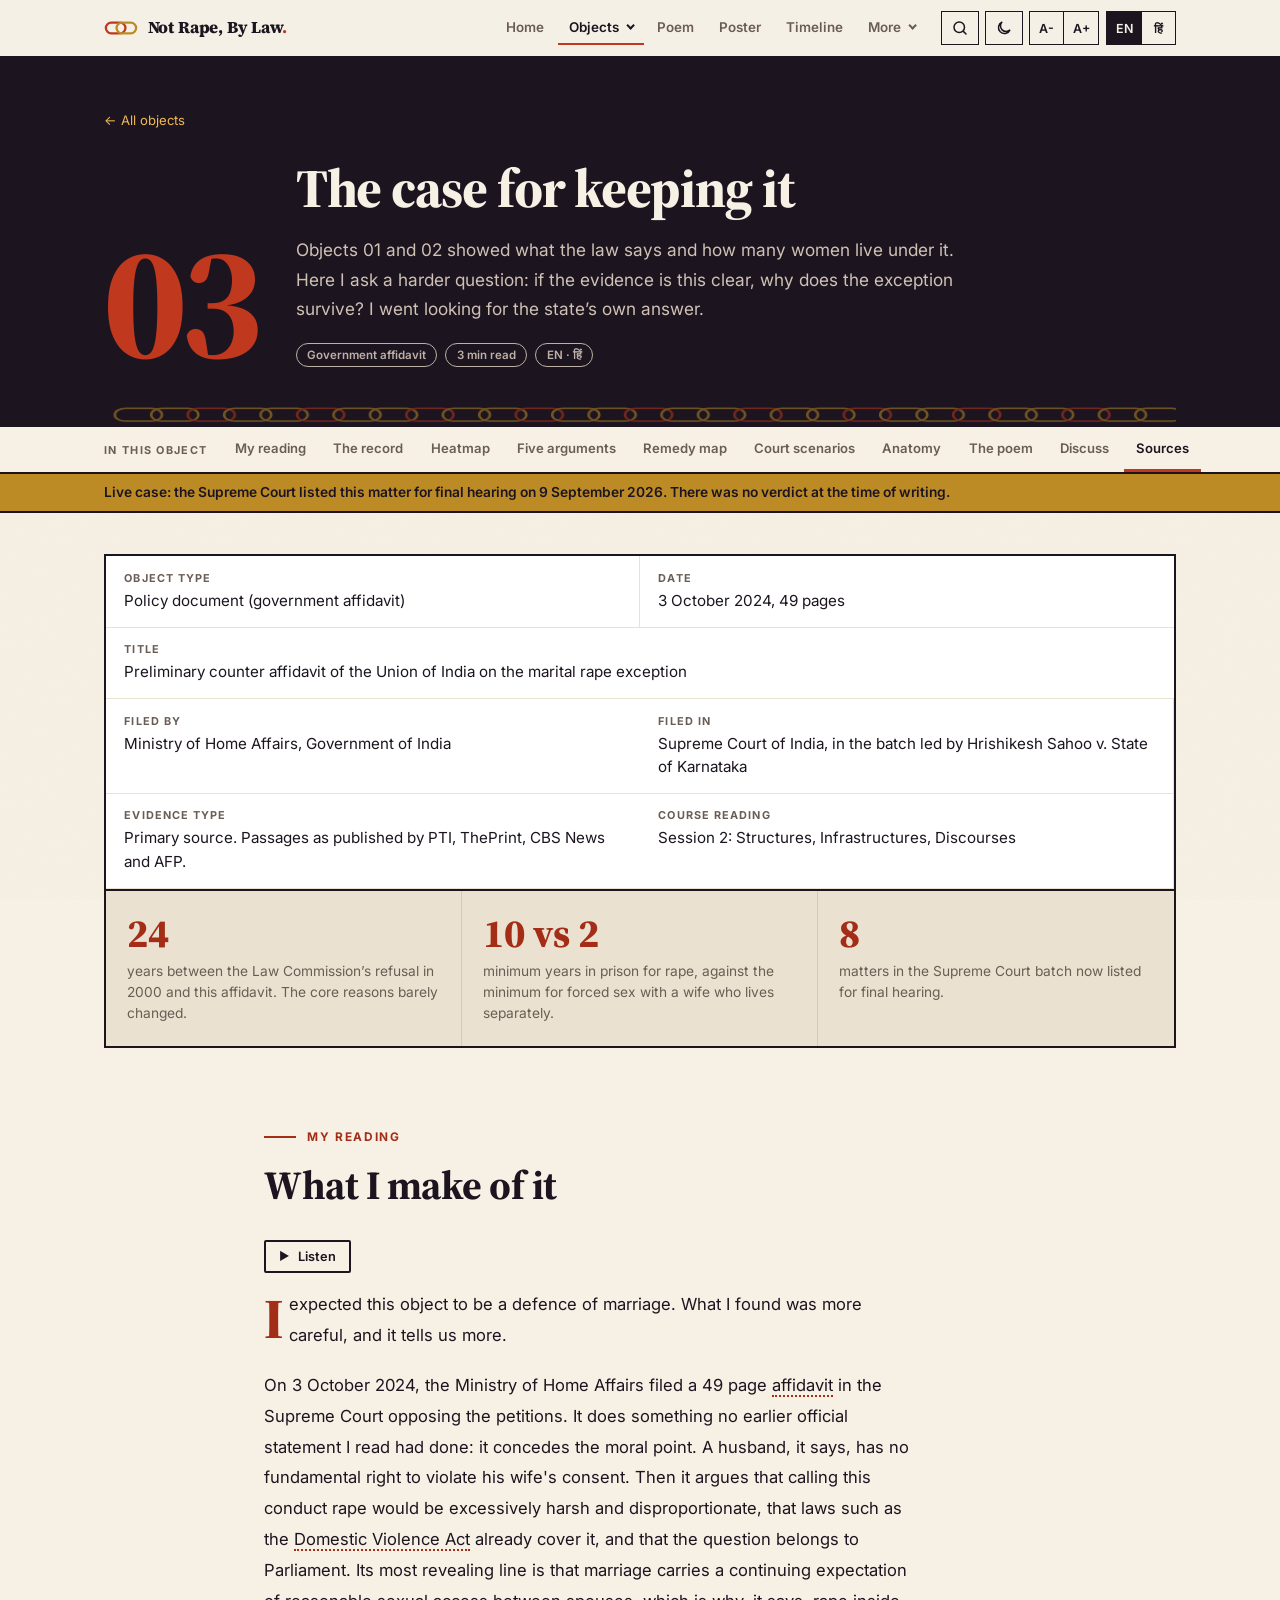
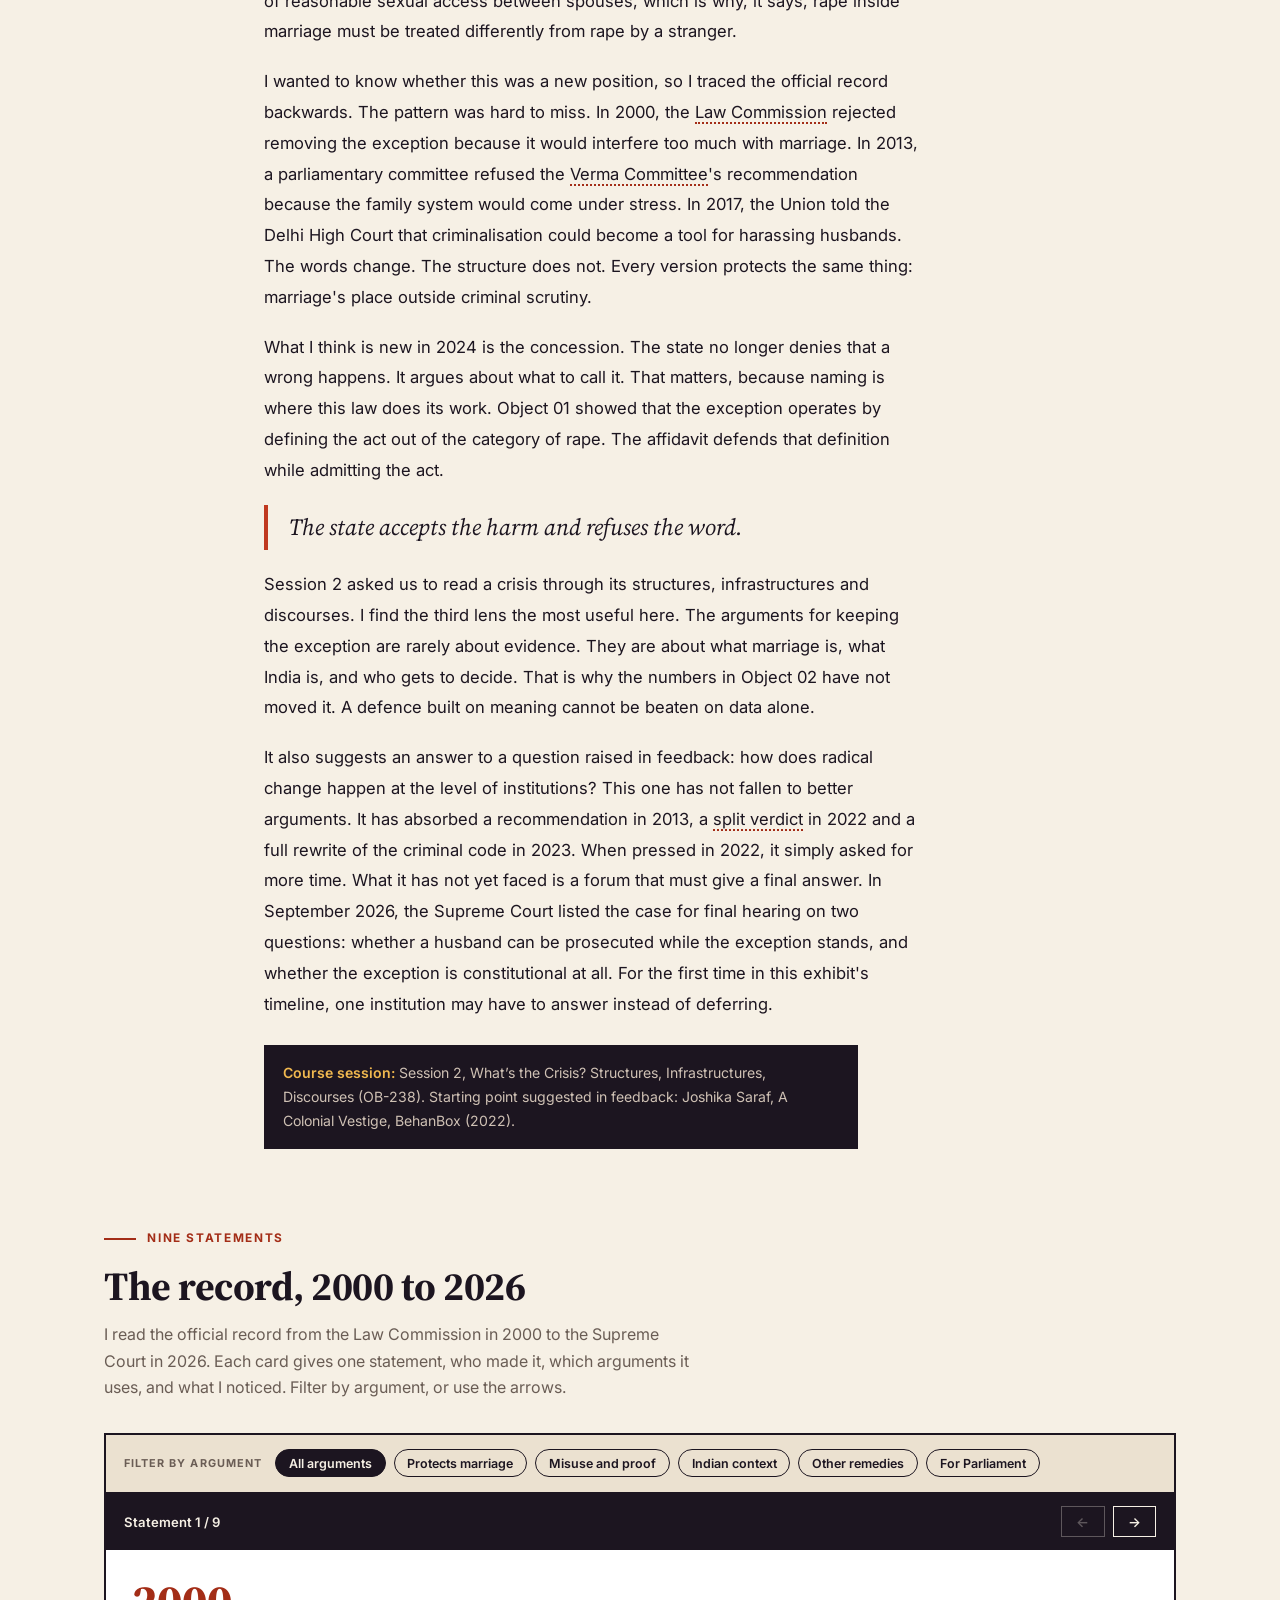
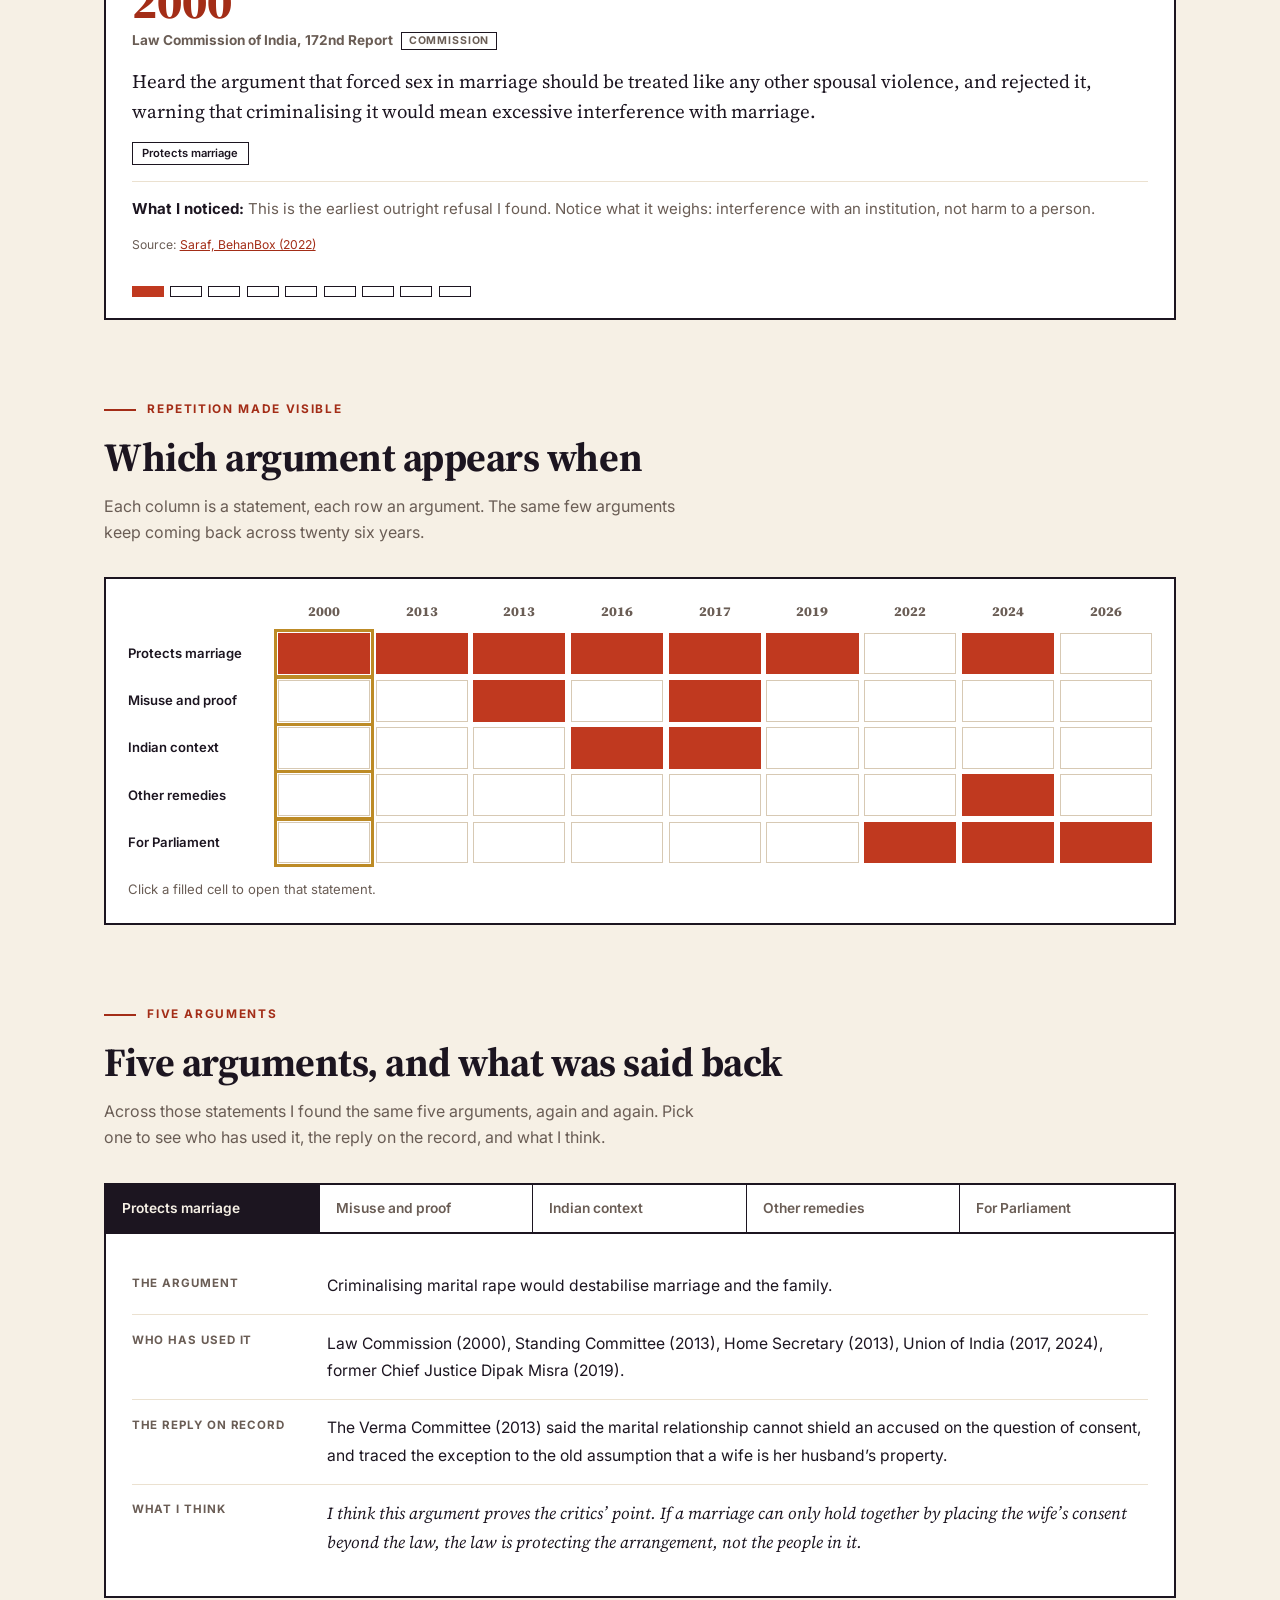
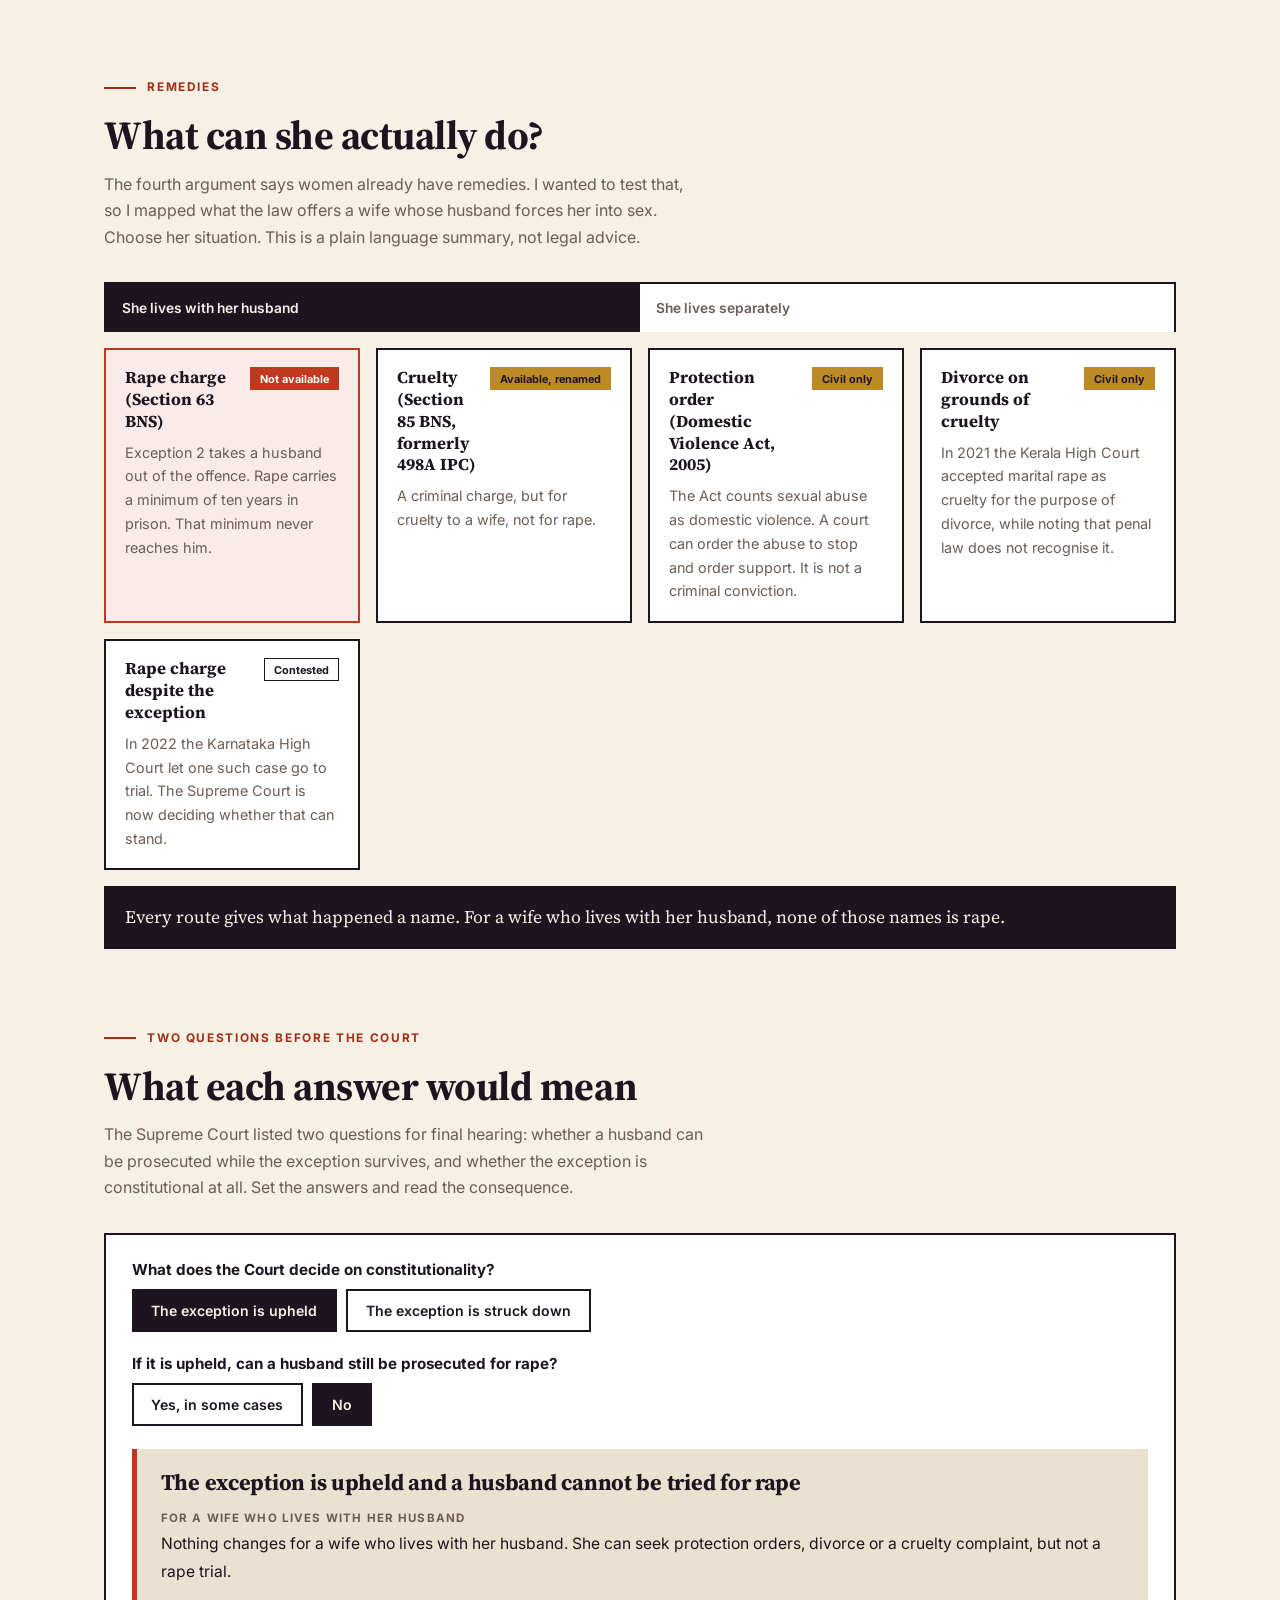
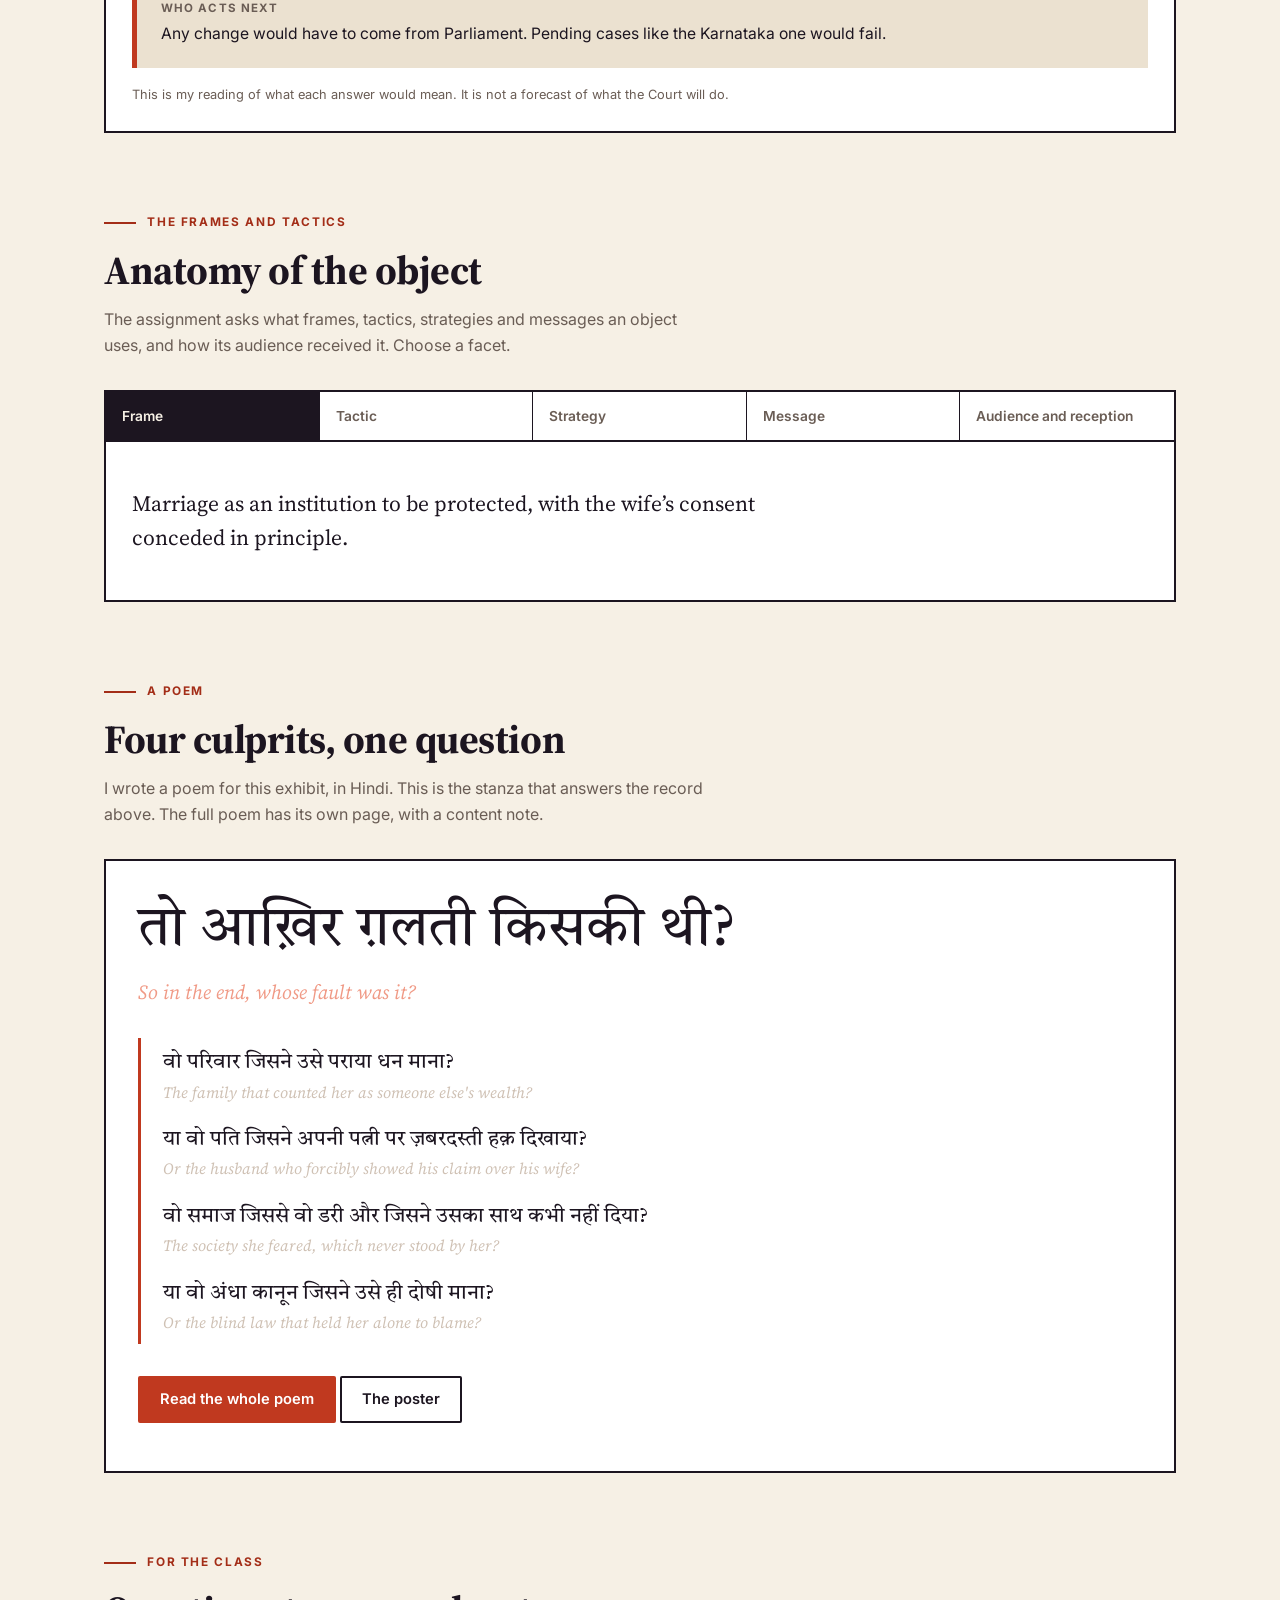
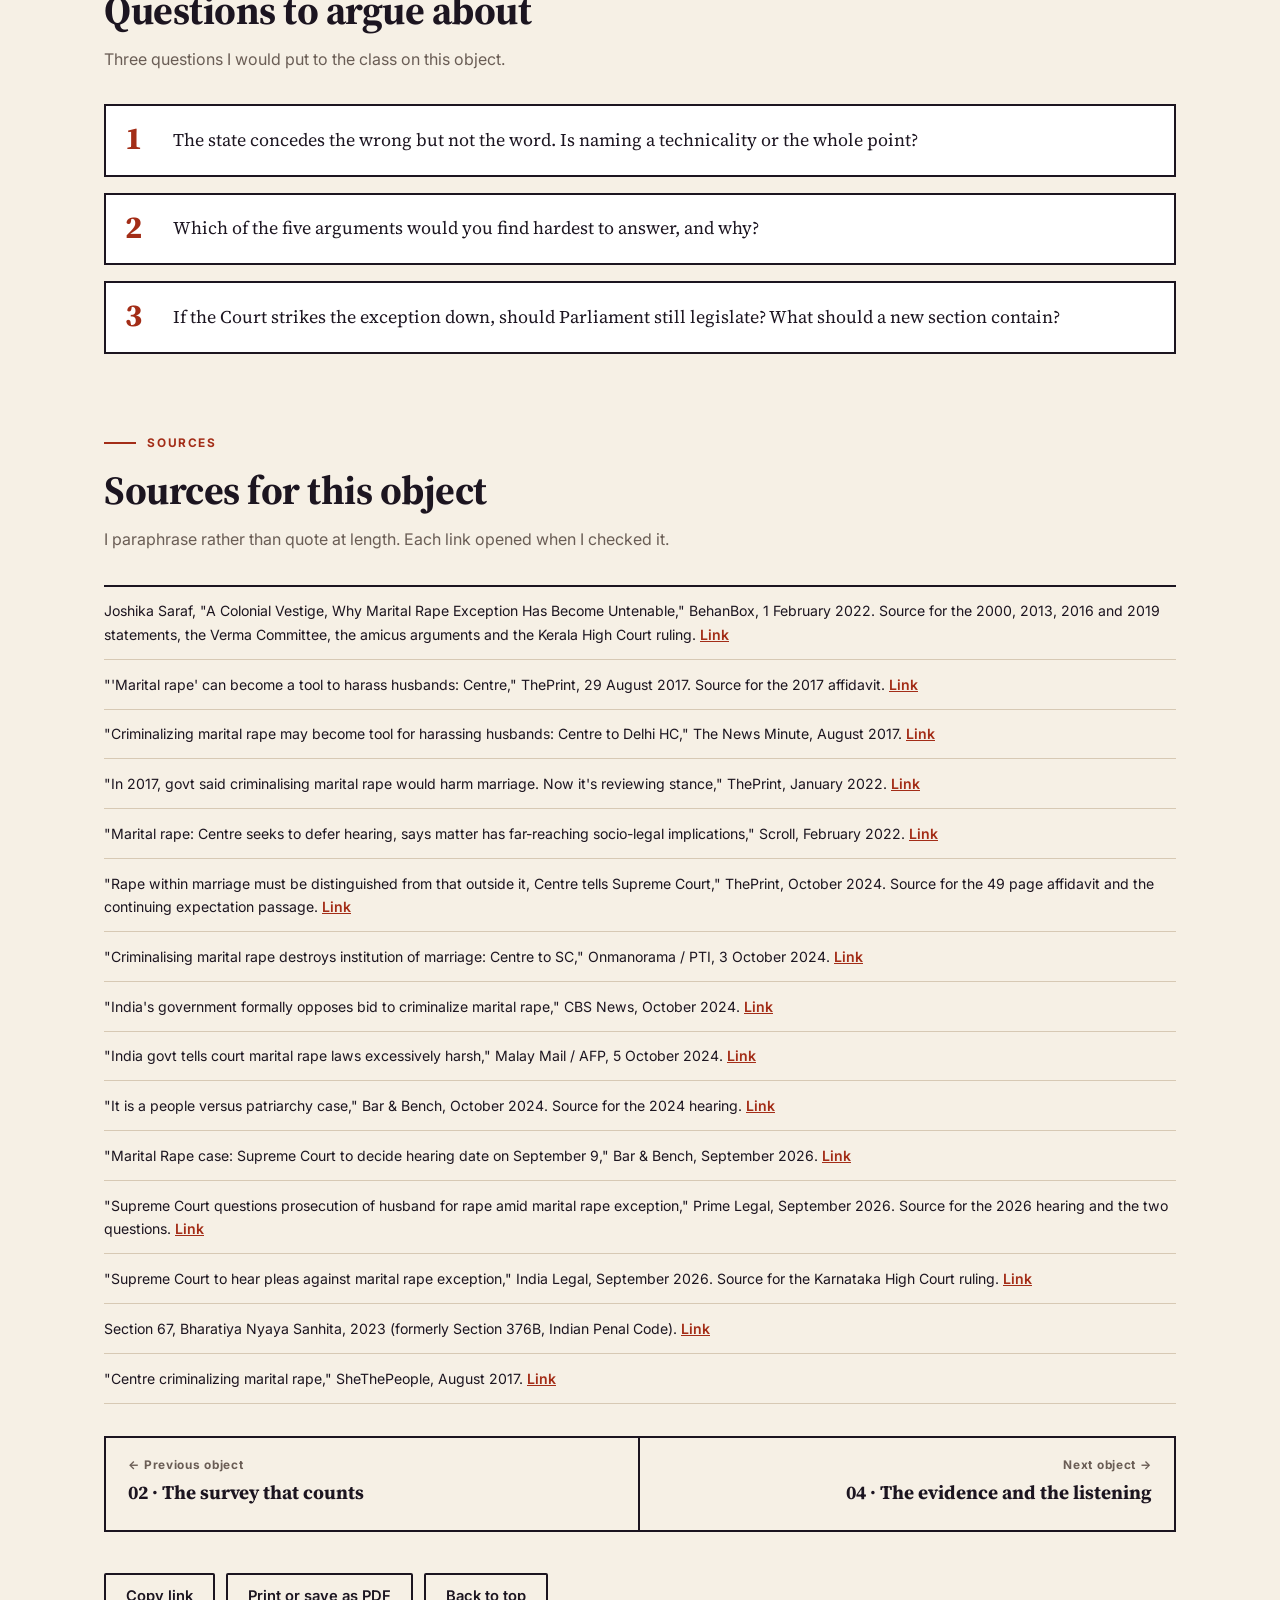
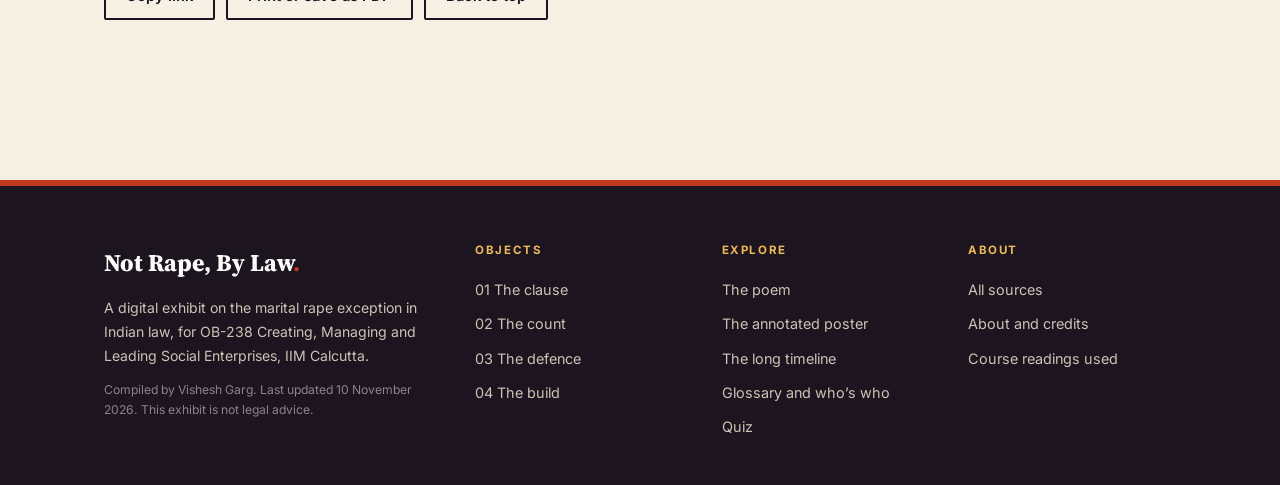
<file: object-03.html>
<!DOCTYPE html>
<html lang="en" data-ui="en" data-theme="light">
<head>
<meta charset="UTF-8">
<meta name="viewport" content="width=device-width, initial-scale=1, viewport-fit=cover">
<title>Object 03. The case for keeping it | Not Rape, By Law</title>
<meta name="description" content="Object 03: the state’s case for the exception from 2000 to 2026, nine statements, five arguments, a remedy map and court scenarios.">
<meta name="theme-color" content="#1C1520">
<link rel="canonical" href="https://visheshg36.github.io/CMLSE/object-03.html">
<meta property="og:type" content="website"><meta property="og:site_name" content="Not Rape, By Law">
<meta property="og:title" content="Object 03. The case for keeping it | Not Rape, By Law"><meta property="og:description" content="Object 03: the state’s case for the exception from 2000 to 2026, nine statements, five arguments, a remedy map and court scenarios.">
<meta property="og:url" content="https://visheshg36.github.io/CMLSE/object-03.html"><meta property="og:image" content="https://visheshg36.github.io/CMLSE/poster.jpg">
<meta name="twitter:card" content="summary_large_image">
<link rel="icon" href="data:image/svg+xml,%3Csvg xmlns=%27http://www.w3.org/2000/svg%27 viewBox=%270 0 32 32%27%3E%3Crect width=%2732%27 height=%2732%27 rx=%276%27 fill=%27%231C1520%27/%3E%3Crect x=%273%27 y=%2711%27 width=%2718%27 height=%2710%27 rx=%275%27 fill=%27none%27 stroke=%27%23C0391F%27 stroke-width=%272.6%27/%3E%3Crect x=%2711%27 y=%2711%27 width=%2718%27 height=%2710%27 rx=%275%27 fill=%27none%27 stroke=%27%23BD8B26%27 stroke-width=%272.6%27/%3E%3C/svg%3E">
<link rel="preconnect" href="https://fonts.googleapis.com">
<link rel="preconnect" href="https://fonts.gstatic.com" crossorigin>
<link href="https://fonts.googleapis.com/css2?family=Source+Serif+4:ital,opsz,wght@0,8..60,400;0,8..60,600;0,8..60,700;0,8..60,800;1,8..60,400;1,8..60,600&family=Inter:wght@400;500;600;700&family=Tiro+Devanagari+Hindi:ital@0;1&display=swap" rel="stylesheet">
<link rel="stylesheet" href="styles.css">
<script>(function(){var d=document.documentElement;try{var l=localStorage.getItem('exhibit-lang'),t=localStorage.getItem('exhibit-theme'),f=localStorage.getItem('exhibit-fs');d.dataset.ui=(l==='hi')?'hi':'en';if(!t&&window.matchMedia&&matchMedia('(prefers-color-scheme: dark)').matches)t='dark';d.dataset.theme=(t==='dark')?'dark':'light';if(f)d.style.setProperty('--fs',f+'%');}catch(e){d.dataset.ui='en';d.dataset.theme='light';}})();</script>
<noscript><style>[data-lang="hi"]{display:none!important}.rv{opacity:1!important;transform:none!important}</style></noscript>
</head>
<body data-page="object-03.html" class="">
<a class="skip" href="#main"><span data-lang="en">Skip to content</span><span data-lang="hi">सामग्री पर जाएँ</span></a>
<header class="hdr" id="hdr">
 <div class="hdr-in wrap">
  <a class="brand" href="index.html" aria-label="Not Rape, By Law. Home"><svg class="brand-mark" viewBox="0 0 38 18" width="34" height="16" fill="none" stroke-width="2.6" aria-hidden="true"><rect x="2" y="3" width="22" height="12" rx="6" stroke="#C0391F"/><rect x="14" y="3" width="22" height="12" rx="6" stroke="#BD8B26"/></svg><span class="brand-t">Not Rape, By Law<span class="dot">.</span></span></a>
  <nav class="nav" id="nav" aria-label="Main">
   <a class="nl" href="index.html"><span data-lang="en">Home</span><span data-lang="hi">मुखपृष्ठ</span></a>
   <div class="dd" data-dd><button class="nl dd-b on" type="button" aria-expanded="false" aria-haspopup="true"><span data-lang="en">Objects</span><span data-lang="hi">वस्तुएँ</span></button><div class="dd-m" role="menu"><a role="menuitem" href="object-01.html"><b>01</b><span data-lang="en">The clause</span><span data-lang="hi">धारा</span></a><a role="menuitem" href="object-02.html"><b>02</b><span data-lang="en">The count</span><span data-lang="hi">गिनती</span></a><a role="menuitem" href="object-03.html" class=on><b>03</b><span data-lang="en">The defence</span><span data-lang="hi">बचाव</span></a><a role="menuitem" href="object-04.html"><b>04</b><span data-lang="en">The build</span><span data-lang="hi">निर्माण</span></a></div></div>
   <a class="nl" href="poem.html"><span data-lang="en">Poem</span><span data-lang="hi">कविता</span></a>
   <a class="nl" href="poster.html"><span data-lang="en">Poster</span><span data-lang="hi">पोस्टर</span></a>
   <a class="nl" href="timeline.html"><span data-lang="en">Timeline</span><span data-lang="hi">समयरेखा</span></a>
   <div class="dd" data-dd><button class="nl dd-b" type="button" aria-expanded="false" aria-haspopup="true"><span data-lang="en">More</span><span data-lang="hi">और</span></button><div class="dd-m" role="menu"><a role="menuitem" href="glossary.html"><span data-lang="en">Glossary and who’s who</span><span data-lang="hi">शब्दावली और कौन-कौन</span></a><a role="menuitem" href="quiz.html"><span data-lang="en">Quiz</span><span data-lang="hi">क्विज़</span></a><a role="menuitem" href="sources.html"><span data-lang="en">Sources</span><span data-lang="hi">स्रोत</span></a><a role="menuitem" href="about.html"><span data-lang="en">About and credits</span><span data-lang="hi">परिचय और श्रेय</span></a></div></div>
  </nav>
  <div class="tools">
   <button class="tb" id="b-search" type="button" aria-label="Search the exhibit" title="Search (press /)"><svg viewBox="0 0 24 24" width="18" height="18" fill="none" stroke="currentColor" stroke-width="2" stroke-linecap="round" aria-hidden="true"><circle cx="11" cy="11" r="7"/><path d="M20 20l-3.5-3.5"/></svg></button>
   <button class="tb" id="b-theme" type="button" aria-label="Switch light and dark" title="Light or dark"><svg viewBox="0 0 24 24" width="18" height="18" fill="none" stroke="currentColor" stroke-width="2" stroke-linecap="round" aria-hidden="true"><path d="M20 14.5A8 8 0 1 1 9.5 4a6.5 6.5 0 0 0 10.5 10.5z"/></svg></button>
   <div class="fs" role="group" aria-label="Text size"><button id="b-fsm" type="button" aria-label="Smaller text">A-</button><button id="b-fsp" type="button" aria-label="Larger text">A+</button></div>
   <div class="lang" role="group" aria-label="Language"><button id="btn-en" type="button">EN</button><button id="btn-hi" type="button">हिं</button></div>
   <button class="burger" id="b-burger" type="button" aria-label="Menu" aria-expanded="false" aria-controls="nav"><span></span><span></span><span></span></button>
  </div>
 </div>
 <div class="prog" id="prog" aria-hidden="true"></div>
</header>
<main id="main">
<section class="ohero"><div class="wrap">
 <p class="crumb"><a href="index.html#objects"><span data-lang="en">&larr; All objects</span><span data-lang="hi">&larr; सभी वस्तुएँ</span></a></p>
 <div class="ohero-grid">
  <div class="bignum" aria-hidden="true">03</div>
  <div>
   <h1 data-lang="en">The case for keeping it</h1><h1 data-lang="hi">इसे बनाए रखने का पक्ष</h1>
   <p class="dek" data-lang="en">Objects 01 and 02 showed what the law says and how many women live under it. Here I ask a harder question: if the evidence is this clear, why does the exception survive? I went looking for the state’s own answer.</p><p class="dek" data-lang="hi">वस्तु 01 और 02 ने दिखाया कि कानून क्या कहता है और उसके नीचे कितनी महिलाएँ जीती हैं। यहाँ मैं एक कठिन सवाल पूछता हूँ: अगर सबूत इतने साफ़ हैं, तो यह अपवाद बचा क्यों है? मैंने इसका जवाब राज्य के अपने शब्दों में खोजा।</p>
   <p class="meta"><span class="tag"><span data-lang="en">Government affidavit</span><span data-lang="hi">सरकारी हलफ़नामा</span></span><span class="tag"><span data-lang="en">3 min read</span><span data-lang="hi">3 मिनट पढ़ने में</span></span><span class="tag">EN &middot; हिं</span></p>
  </div>
 </div>
 <div class="ohero-chain" aria-hidden="true"><svg viewBox="0 0 1000 40" preserveAspectRatio="none" aria-hidden="true"><rect x="10" y="10" width="44" height="20" rx="10" class="cl" style="--i:0"/><rect x="44" y="10" width="44" height="20" rx="10" class="cl" style="--i:1"/><rect x="78" y="10" width="44" height="20" rx="10" class="cl" style="--i:2"/><rect x="112" y="10" width="44" height="20" rx="10" class="cl" style="--i:3"/><rect x="146" y="10" width="44" height="20" rx="10" class="cl" style="--i:4"/><rect x="180" y="10" width="44" height="20" rx="10" class="cl" style="--i:5"/><rect x="214" y="10" width="44" height="20" rx="10" class="cl" style="--i:6"/><rect x="248" y="10" width="44" height="20" rx="10" class="cl" style="--i:7"/><rect x="282" y="10" width="44" height="20" rx="10" class="cl" style="--i:8"/><rect x="316" y="10" width="44" height="20" rx="10" class="cl" style="--i:9"/><rect x="350" y="10" width="44" height="20" rx="10" class="cl" style="--i:10"/><rect x="384" y="10" width="44" height="20" rx="10" class="cl" style="--i:11"/><rect x="418" y="10" width="44" height="20" rx="10" class="cl" style="--i:12"/><rect x="452" y="10" width="44" height="20" rx="10" class="cl" style="--i:13"/><rect x="486" y="10" width="44" height="20" rx="10" class="cl" style="--i:14"/><rect x="520" y="10" width="44" height="20" rx="10" class="cl" style="--i:15"/><rect x="554" y="10" width="44" height="20" rx="10" class="cl" style="--i:16"/><rect x="588" y="10" width="44" height="20" rx="10" class="cl" style="--i:17"/><rect x="622" y="10" width="44" height="20" rx="10" class="cl" style="--i:18"/><rect x="656" y="10" width="44" height="20" rx="10" class="cl" style="--i:19"/><rect x="690" y="10" width="44" height="20" rx="10" class="cl" style="--i:20"/><rect x="724" y="10" width="44" height="20" rx="10" class="cl" style="--i:21"/><rect x="758" y="10" width="44" height="20" rx="10" class="cl" style="--i:22"/><rect x="792" y="10" width="44" height="20" rx="10" class="cl" style="--i:23"/><rect x="826" y="10" width="44" height="20" rx="10" class="cl" style="--i:24"/><rect x="860" y="10" width="44" height="20" rx="10" class="cl" style="--i:25"/><rect x="894" y="10" width="44" height="20" rx="10" class="cl" style="--i:26"/><rect x="928" y="10" width="44" height="20" rx="10" class="cl" style="--i:27"/><rect x="962" y="10" width="44" height="20" rx="10" class="cl" style="--i:28"/></svg></div>
</div></section><nav class="subnav" id="subnav" aria-label="On this page"><div class="wrap"><span class="subnav-l"><span data-lang="en">In this object</span><span data-lang="hi">इस वस्तु में</span></span><a href="#reading" data-sec="reading"><span data-lang="en">My reading</span><span data-lang="hi">मेरी पढ़त</span></a><a href="#record" data-sec="record"><span data-lang="en">The record</span><span data-lang="hi">रिकॉर्ड</span></a><a href="#heat" data-sec="heat"><span data-lang="en">Heatmap</span><span data-lang="hi">हीटमैप</span></a><a href="#arguments" data-sec="arguments"><span data-lang="en">Five arguments</span><span data-lang="hi">पाँच तर्क</span></a><a href="#navigator" data-sec="navigator"><span data-lang="en">Remedy map</span><span data-lang="hi">उपाय का नक्शा</span></a><a href="#scenarios" data-sec="scenarios"><span data-lang="en">Court scenarios</span><span data-lang="hi">अदालत के परिदृश्य</span></a><a href="#anatomy" data-sec="anatomy"><span data-lang="en">Anatomy</span><span data-lang="hi">विश्लेषण</span></a><a href="#poem" data-sec="poem"><span data-lang="en">The poem</span><span data-lang="hi">कविता</span></a><a href="#discuss" data-sec="discuss"><span data-lang="en">Discuss</span><span data-lang="hi">बहस</span></a><a href="#sources" data-sec="sources"><span data-lang="en">Sources</span><span data-lang="hi">स्रोत</span></a></div></nav><div class="statusbar"><div class="wrap"><span data-lang="en">Live case: the Supreme Court listed this matter for final hearing on 9 September 2026. There was no verdict at the time of writing.</span><span data-lang="hi">जीवित मामला: सर्वोच्च न्यायालय ने 9 सितंबर 2026 को इसे अंतिम सुनवाई के लिए सूचीबद्ध किया। यह लिखे जाने तक कोई फ़ैसला नहीं आया था।</span></div></div><div class="wrap ctop rv"><div class="label-grid"><div class="lg-cell"><p class="k"><span data-lang="en">Object type</span><span data-lang="hi">वस्तु का प्रकार</span></p><p class="v"><span data-lang="en">Policy document (government affidavit)</span><span data-lang="hi">नीति दस्तावेज़ (सरकारी हलफ़नामा)</span></p></div><div class="lg-cell"><p class="k"><span data-lang="en">Date</span><span data-lang="hi">तिथि</span></p><p class="v"><span data-lang="en">3 October 2024, 49 pages</span><span data-lang="hi">3 अक्टूबर 2024, 49 पृष्ठ</span></p></div><div class="lg-cell wide"><p class="k"><span data-lang="en">Title</span><span data-lang="hi">शीर्षक</span></p><p class="v"><span data-lang="en">Preliminary counter affidavit of the Union of India on the marital rape exception</span><span data-lang="hi">वैवाहिक बलात्कार अपवाद पर भारत संघ का प्रारंभिक प्रति-हलफ़नामा</span></p></div><div class="lg-cell"><p class="k"><span data-lang="en">Filed by</span><span data-lang="hi">दायर करने वाला</span></p><p class="v"><span data-lang="en">Ministry of Home Affairs, Government of India</span><span data-lang="hi">गृह मंत्रालय, भारत सरकार</span></p></div><div class="lg-cell"><p class="k"><span data-lang="en">Filed in</span><span data-lang="hi">कहाँ दायर</span></p><p class="v"><span data-lang="en">Supreme Court of India, in the batch led by Hrishikesh Sahoo v. State of Karnataka</span><span data-lang="hi">भारत का सर्वोच्च न्यायालय, हृषिकेश साहू बनाम कर्नाटक राज्य वाले समूह में</span></p></div><div class="lg-cell"><p class="k"><span data-lang="en">Evidence type</span><span data-lang="hi">साक्ष्य का प्रकार</span></p><p class="v"><span data-lang="en">Primary source. Passages as published by PTI, ThePrint, CBS News and AFP.</span><span data-lang="hi">प्राथमिक स्रोत। अंश पीटीआई, द प्रिंट, सीबीएस न्यूज़ और एएफ़पी द्वारा प्रकाशित रूप में।</span></p></div><div class="lg-cell"><p class="k"><span data-lang="en">Course reading</span><span data-lang="hi">पाठ्यक्रम पठन</span></p><p class="v"><span data-lang="en">Session 2: Structures, Infrastructures, Discourses</span><span data-lang="hi">सत्र 2: संरचनाएँ, बुनियादी ढाँचे, विमर्श</span></p></div></div><div class="stats"><div class="stat"><div class="n" data-count="24">24</div><div class="t"><span data-lang="en">years between the Law Commission’s refusal in 2000 and this affidavit. The core reasons barely changed.</span><span data-lang="hi">साल, 2000 में विधि आयोग के इनकार और इस हलफ़नामे के बीच। मूल कारण लगभग नहीं बदले।</span></div></div><div class="stat"><div class="n" data-count="10 vs 2">10 vs 2</div><div class="t"><span data-lang="en">minimum years in prison for rape, against the minimum for forced sex with a wife who lives separately.</span><span data-lang="hi">बलात्कार की न्यूनतम जेल अवधि (वर्षों में), बनाम अलग रह रही पत्नी के साथ ज़बरदस्ती संबंध की न्यूनतम अवधि।</span></div></div><div class="stat"><div class="n" data-count="8">8</div><div class="t"><span data-lang="en">matters in the Supreme Court batch now listed for final hearing.</span><span data-lang="hi">मामले, सर्वोच्च न्यायालय के उस समूह में जो अब अंतिम सुनवाई के लिए सूचीबद्ध है।</span></div></div></div></div><section class="sec rv " id="reading"><div class="wrap narrow"><div class="sec-head"><p class="eyebrow"><span data-lang="en">My reading</span><span data-lang="hi">मेरी पढ़त</span></p><h2 data-lang="en">What I make of it</h2><h2 data-lang="hi">मैं इसे कैसे पढ़ता हूँ</h2></div><div class="reading-bar"><button type="button" class="btn ghost sm" data-speak="rd3" aria-pressed="false"><span class="sp-i" aria-hidden="true">&#9654;</span> <span data-lang="en">Listen</span><span data-lang="hi">सुनें</span></button></div><div id="rd3"><div class="prose gl-scope " data-lang="en"><p>I expected this object to be a defence of marriage. What I found was more careful, and it tells us more.</p><p>On 3 October 2024, the Ministry of Home Affairs filed a 49 page affidavit in the Supreme Court opposing the petitions. It does something no earlier official statement I read had done: it concedes the moral point. A husband, it says, has no fundamental right to violate his wife's consent. Then it argues that calling this conduct rape would be excessively harsh and disproportionate, that laws such as the Domestic Violence Act already cover it, and that the question belongs to Parliament. Its most revealing line is that marriage carries a continuing expectation of reasonable sexual access between spouses, which is why, it says, rape inside marriage must be treated differently from rape by a stranger.</p><p>I wanted to know whether this was a new position, so I traced the official record backwards. The pattern was hard to miss. In 2000, the Law Commission rejected removing the exception because it would interfere too much with marriage. In 2013, a parliamentary committee refused the Verma Committee's recommendation because the family system would come under stress. In 2017, the Union told the Delhi High Court that criminalisation could become a tool for harassing husbands. The words change. The structure does not. Every version protects the same thing: marriage's place outside criminal scrutiny.</p><p>What I think is new in 2024 is the concession. The state no longer denies that a wrong happens. It argues about what to call it. That matters, because naming is where this law does its work. Object 01 showed that the exception operates by defining the act out of the category of rape. The affidavit defends that definition while admitting the act.</p><p class="pull">The state accepts the harm and refuses the word.</p><p>Session 2 asked us to read a crisis through its structures, infrastructures and discourses. I find the third lens the most useful here. The arguments for keeping the exception are rarely about evidence. They are about what marriage is, what India is, and who gets to decide. That is why the numbers in Object 02 have not moved it. A defence built on meaning cannot be beaten on data alone.</p><p>It also suggests an answer to a question raised in feedback: how does radical change happen at the level of institutions? This one has not fallen to better arguments. It has absorbed a recommendation in 2013, a split verdict in 2022 and a full rewrite of the criminal code in 2023. When pressed in 2022, it simply asked for more time. What it has not yet faced is a forum that must give a final answer. In September 2026, the Supreme Court listed the case for final hearing on two questions: whether a husband can be prosecuted while the exception stands, and whether the exception is constitutional at all. For the first time in this exhibit's timeline, one institution may have to answer instead of deferring.</p></div><div class="prose gl-scope " data-lang="hi"><p>मुझे उम्मीद थी कि यह वस्तु विवाह का बचाव होगी। जो मिला वह उससे ज़्यादा सधा हुआ था, और वह ज़्यादा कुछ बताता है।</p><p>3 अक्टूबर 2024 को गृह मंत्रालय ने सर्वोच्च न्यायालय में याचिकाओं का विरोध करते हुए 49 पृष्ठ का हलफ़नामा दायर किया। यह वह करता है जो मेरे पढ़े किसी पिछले आधिकारिक बयान ने नहीं किया था: यह नैतिक बात मान लेता है। वह कहता है कि पति को पत्नी की सहमति तोड़ने का कोई मौलिक अधिकार नहीं है। फिर तर्क देता है कि इस आचरण को बलात्कार कहना अत्यधिक कठोर और असंगत होगा, कि घरेलू हिंसा अधिनियम जैसे कानून इसे पहले से कवर करते हैं, और कि यह सवाल संसद का है। उसकी सबसे उजागर करने वाली पंक्ति यह है कि विवाह में पति-पत्नी के बीच उचित यौन पहुँच की निरंतर अपेक्षा रहती है, और इसी कारण, उसके अनुसार, विवाह के भीतर बलात्कार को किसी अजनबी द्वारा बलात्कार से अलग माना जाना चाहिए।</p><p>मैं जानना चाहता था कि क्या यह नया रुख है, इसलिए मैंने आधिकारिक रिकॉर्ड को पीछे की ओर खंगाला। पैटर्न अनदेखा करना मुश्किल था। 2000 में विधि आयोग ने अपवाद हटाने से इनकार किया, क्योंकि इससे विवाह में बहुत अधिक हस्तक्षेप होता। 2013 में एक संसदीय समिति ने वर्मा समिति की सिफ़ारिश ठुकराई, क्योंकि पारिवारिक व्यवस्था पर दबाव पड़ता। 2017 में भारत संघ ने दिल्ली उच्च न्यायालय से कहा कि इसे अपराध बनाना पतियों को परेशान करने का हथियार बन सकता है। शब्द बदलते हैं। ढाँचा नहीं बदलता। हर रूप एक ही चीज़ की रक्षा करता है: आपराधिक जाँच से बाहर विवाह की जगह।</p><p>मुझे लगता है कि 2024 में नई बात यह स्वीकारोक्ति है। राज्य अब इनकार नहीं करता कि गलत होता है। वह इस पर बहस करता है कि उसे क्या कहा जाए। यह मायने रखता है, क्योंकि नाम देना ही वह जगह है जहाँ यह कानून अपना काम करता है। वस्तु 01 ने दिखाया कि अपवाद उस कृत्य को बलात्कार की श्रेणी से बाहर परिभाषित करके काम करता है। हलफ़नामा कृत्य को मानते हुए भी उसी परिभाषा का बचाव करता है।</p><p class="pull">राज्य नुकसान स्वीकार करता है और शब्द से इनकार करता है।</p><p>सत्र 2 ने हमसे किसी संकट को उसकी संरचनाओं, बुनियादी ढाँचों और विमर्शों के ज़रिए पढ़ने को कहा। यहाँ मुझे तीसरा लेंस सबसे उपयोगी लगता है। अपवाद बनाए रखने के तर्क शायद ही कभी सबूत के बारे में होते हैं। वे इस बारे में होते हैं कि विवाह क्या है, भारत क्या है, और तय करने का अधिकार किसे है। इसीलिए वस्तु 02 के आँकड़े इसे हिला नहीं पाए। अर्थ पर टिके बचाव को सिर्फ़ आँकड़ों से नहीं हराया जा सकता।</p><p>यह प्रतिक्रिया में उठे एक सवाल के जवाब की ओर भी इशारा करता है: संस्थाओं के स्तर पर आमूल बदलाव कैसे होता है? यह संस्था बेहतर तर्कों से नहीं गिरी। उसने 2013 में एक सिफ़ारिश, 2022 में एक खंडित फ़ैसला और 2023 में आपराधिक संहिता का पूरा पुनर्लेखन झेल लिया है। 2022 में जब उस पर दबाव पड़ा, तो उसने बस और समय माँग लिया। जिसका सामना उसने अब तक नहीं किया, वह है ऐसा मंच जिसे अंतिम जवाब देना ही पड़े। सितंबर 2026 में सर्वोच्च न्यायालय ने मामले को दो सवालों पर अंतिम सुनवाई के लिए सूचीबद्ध किया: क्या अपवाद के रहते पति पर मुकदमा चल सकता है, और क्या अपवाद संवैधानिक है भी। इस प्रदर्शनी की समयरेखा में पहली बार, किसी एक संस्था को टालने के बजाय जवाब देना पड़ सकता है।</p></div></div><div class="readtag"><strong><span data-lang="en">Course session:</span><span data-lang="hi">पाठ्यक्रम सत्र:</span></strong> <span data-lang="en">Session 2, What’s the Crisis? Structures, Infrastructures, Discourses (OB-238). Starting point suggested in feedback: Joshika Saraf, A Colonial Vestige, BehanBox (2022).</span><span data-lang="hi">सत्र 2, संकट क्या है? संरचनाएँ, बुनियादी ढाँचे, विमर्श (OB-238)। प्रतिक्रिया में सुझाया गया आरंभ बिंदु: जोशिका सराफ़, अ कॉलोनियल वेस्टीज, बहनबॉक्स (2022)।</span></div></div></section><section class="sec rv " id="record"><div class="wrap "><div class="sec-head"><p class="eyebrow"><span data-lang="en">Nine statements</span><span data-lang="hi">नौ बयान</span></p><h2 data-lang="en">The record, 2000 to 2026</h2><h2 data-lang="hi">रिकॉर्ड, 2000 से 2026</h2><p class="sub" data-lang="en">I read the official record from the Law Commission in 2000 to the Supreme Court in 2026. Each card gives one statement, who made it, which arguments it uses, and what I noticed. Filter by argument, or use the arrows.</p><p class="sub" data-lang="hi">मैंने 2000 के विधि आयोग से 2026 के सर्वोच्च न्यायालय तक का आधिकारिक रिकॉर्ड पढ़ा। हर कार्ड एक बयान, उसे देने वाले, उसमें इस्तेमाल तर्कों और मेरी टिप्पणी को दिखाता है। तर्क के अनुसार छाँटिए, या तीरों का प्रयोग कीजिए।</p></div><div class="w rec" data-widget="slider" data-src="d-record" id="w-record" ></div><script type="application/json" id="d-record">{"items": [{"y": "2000", "tags": ["marriage"], "who": {"en": "Law Commission of India, 172nd Report", "hi": "भारत का विधि आयोग, 172वीं रिपोर्ट"}, "said": {"en": "Heard the argument that forced sex in marriage should be treated like any other spousal violence, and rejected it, warning that criminalising it would mean excessive interference with marriage.", "hi": "यह तर्क सुना कि विवाह में ज़बरन संबंध को पति-पत्नी के बीच की किसी भी दूसरी हिंसा जैसा माना जाए, और इसे खारिज कर दिया, यह चेतावनी देकर कि इसे अपराध बनाना विवाह में अत्यधिक हस्तक्षेप होगा।"}, "why": {"en": "This is the earliest outright refusal I found. Notice what it weighs: interference with an institution, not harm to a person.", "hi": "यह सबसे पुराना स्पष्ट इनकार है जो मुझे मिला। ध्यान दीजिए कि यह किसे तौलता है: एक संस्था में हस्तक्षेप को, किसी व्यक्ति को हुए नुकसान को नहीं।"}, "src": [["Saraf, BehanBox (2022)", "https://behanbox.com/2022/02/01/a-colonial-vestige-why-marital-rape-exception-has-become-untenable/"]], "kind": {"en": "Commission", "hi": "आयोग"}}, {"y": "2013", "tags": ["marriage"], "who": {"en": "Parliamentary Standing Committee on Home Affairs, 167th Report", "hi": "गृह मामलों की संसदीय स्थायी समिति, 167वीं रिपोर्ट"}, "said": {"en": "Refused the Verma Committee’s recommendation to delete the exception, saying the whole family system would come under stress and that families can resolve such issues as they evolve.", "hi": "वर्मा समिति की अपवाद हटाने की सिफ़ारिश ठुकराई, यह कहकर कि पूरी पारिवारिक व्यवस्था पर दबाव पड़ेगा और परिवार ऐसे मुद्दे समय के साथ खुद सुलझा सकते हैं।"}, "why": {"en": "The committee had a detailed recommendation in front of it. It answered with a prediction about families, not with evidence.", "hi": "समिति के सामने एक विस्तृत सिफ़ारिश थी। उसने सबूत से नहीं, परिवारों के बारे में एक अनुमान से जवाब दिया।"}, "src": [["Saraf, BehanBox (2022)", "https://behanbox.com/2022/02/01/a-colonial-vestige-why-marital-rape-exception-has-become-untenable/"]], "kind": {"en": "Parliament", "hi": "संसद"}}, {"y": "2013", "tags": ["marriage", "misuse"], "who": {"en": "R.K. Singh, then Union Home Secretary", "hi": "आर.के. सिंह, तत्कालीन केंद्रीय गृह सचिव"}, "said": {"en": "Called marital rape difficult to define, and said that treating abuse within marriage as an offence would deal a blow to the social fabric, because marriage in India is sacred.", "hi": "वैवाहिक बलात्कार को परिभाषित करना कठिन बताया, और कहा कि विवाह के भीतर दुर्व्यवहार को अपराध मानना सामाजिक ताने-बाने पर चोट होगी, क्योंकि भारत में विवाह पवित्र है।"}, "why": {"en": "Sacred is doing the work here. The word lifts marriage out of the space where ordinary rules apply.", "hi": "यहाँ पवित्र शब्द सारा काम कर रहा है। यह शब्द विवाह को उस दायरे से बाहर उठा देता है जहाँ सामान्य नियम लागू होते हैं।"}, "src": [["Saraf, BehanBox (2022)", "https://behanbox.com/2022/02/01/a-colonial-vestige-why-marital-rape-exception-has-become-untenable/"]], "kind": {"en": "Government", "hi": "सरकार"}}, {"y": "2016", "tags": ["context", "marriage"], "who": {"en": "Maneka Gandhi, Union Minister of Women and Child Development", "hi": "मेनका गांधी, केंद्रीय महिला एवं बाल विकास मंत्री"}, "said": {"en": "Said the concept of marital rape as understood internationally cannot be applied in India, citing illiteracy, poverty, social customs, religious beliefs and the view of marriage as a sacrament.", "hi": "कहा कि अंतरराष्ट्रीय स्तर पर समझी जाने वाली वैवाहिक बलात्कार की अवधारणा भारत में लागू नहीं हो सकती, और अशिक्षा, गरीबी, सामाजिक रीतियों, धार्मिक विश्वासों और विवाह को संस्कार मानने की सोच का हवाला दिया।"}, "why": {"en": "This reads to me like a development discourse, the theme of Session 2. Poverty and illiteracy are offered as reasons to withhold a protection, not to extend one, and by the minister whose ministry exists to protect women.", "hi": "यह मुझे विकास का विमर्श लगता है, जो सत्र 2 का विषय है। गरीबी और अशिक्षा को सुरक्षा देने के नहीं, रोकने के कारण के रूप में पेश किया जाता है, और वह भी उस मंत्री द्वारा जिसका मंत्रालय महिलाओं की सुरक्षा के लिए ही है।"}, "src": [["Saraf, BehanBox (2022)", "https://behanbox.com/2022/02/01/a-colonial-vestige-why-marital-rape-exception-has-become-untenable/"]], "kind": {"en": "Government", "hi": "सरकार"}}, {"y": "2017", "tags": ["marriage", "misuse", "context"], "who": {"en": "Union of India, affidavit in the Delhi High Court", "hi": "भारत संघ, दिल्ली उच्च न्यायालय में हलफ़नामा"}, "said": {"en": "In a three page affidavit, argued that criminalising marital rape could destabilise the institution of marriage and become an easy tool for harassing husbands, that sexual acts between spouses leave no lasting evidence, that defining marital rape would first need a broad social consensus, and that India need not blindly follow the countries that have criminalised it.", "hi": "तीन पृष्ठ के हलफ़नामे में तर्क दिया कि वैवाहिक बलात्कार को अपराध बनाने से विवाह संस्था अस्थिर हो सकती है और यह पतियों को परेशान करने का आसान हथियार बन सकता है, कि पति-पत्नी के बीच यौन कृत्यों का कोई स्थायी सबूत नहीं रहता, कि वैवाहिक बलात्कार को परिभाषित करने से पहले समाज में व्यापक सहमति चाहिए, और कि भारत को उन देशों का आँख मूँदकर अनुसरण नहीं करना चाहिए जिन्होंने इसे अपराध बनाया है।"}, "why": {"en": "Three of the five arguments fit into three pages. By 2017 the defence has a fixed shape, and every later filing reuses it.", "hi": "पाँच में से तीन तर्क तीन पन्नों में समा जाते हैं। 2017 तक बचाव का एक तय आकार बन चुका है, और बाद का हर दस्तावेज़ उसी को दोहराता है।"}, "src": [["ThePrint (Aug 2017)", "https://theprint.in/2017/08/29/criminalisation-marital-rape-may-become-easy-tool-harass-husbands-centre"], ["The News Minute (Aug 2017)", "https://www.thenewsminute.com/news/criminalizing-marital-rape-may-become-tool-harassing-husbands-centre-delhi-hc-67575"]], "kind": {"en": "Government", "hi": "सरकार"}}, {"y": "2019", "tags": ["marriage"], "who": {"en": "Dipak Misra, former Chief Justice of India, at a conference", "hi": "दीपक मिश्रा, भारत के पूर्व मुख्य न्यायाधीश, एक सम्मेलन में"}, "said": {"en": "Said criminalising marital rape would create anarchy in families, because the country sustains itself on the family.", "hi": "कहा कि वैवाहिक बलात्कार को अपराध बनाने से परिवारों में अराजकता फैलेगी, क्योंकि देश परिवार के सहारे टिका है।"}, "why": {"en": "This came from a former Chief Justice, speaking outside court. It shows the argument is not confined to government. It is held inside the judiciary too.", "hi": "यह बात एक पूर्व मुख्य न्यायाधीश ने अदालत के बाहर कही। इससे पता चलता है कि यह तर्क सिर्फ़ सरकार तक सीमित नहीं है। न्यायपालिका के भीतर भी यह मौजूद है।"}, "src": [["Saraf, BehanBox (2022)", "https://behanbox.com/2022/02/01/a-colonial-vestige-why-marital-rape-exception-has-become-untenable/"]], "kind": {"en": "Former judge", "hi": "पूर्व न्यायाधीश"}}, {"y": "2022", "tags": ["parliament"], "who": {"en": "Union of India, during the Delhi High Court hearings", "hi": "भारत संघ, दिल्ली उच्च न्यायालय की सुनवाई के दौरान"}, "said": {"en": "Told the court it was taking a fresh look at its 2017 stand and consulting states and other stakeholders, said the issue had far reaching socio-legal implications, and asked the court to defer. It did not withdraw the 2017 affidavit, and the court said that without a fresh response it would treat that affidavit as the Union’s stand.", "hi": "अदालत से कहा कि वह 2017 के अपने रुख पर दोबारा विचार कर रहा है और राज्यों व अन्य हितधारकों से परामर्श कर रहा है, कहा कि इस मुद्दे के दूरगामी सामाजिक-कानूनी प्रभाव हैं, और सुनवाई टालने को कहा। उसने 2017 का हलफ़नामा वापस नहीं लिया, और अदालत ने कहा कि नए जवाब के अभाव में वह उसी हलफ़नामे को केंद्र का रुख मानेगी।"}, "why": {"en": "This is deferral as a strategy. The state neither defended the exception afresh nor gave it up. It asked for time, and the clause stayed in force.", "hi": "यह रणनीति के रूप में टालना है। राज्य ने न अपवाद का नए सिरे से बचाव किया, न उसे छोड़ा। उसने समय माँगा, और धारा लागू रही।"}, "src": [["Scroll (Feb 2022)", "https://scroll.in/latest/1016616/scroll_in"], ["ThePrint (Jan 2022)", "https://theprint.in/judiciary/in-2017-govt-said-criminalising-marital-rape-would-harm-marriage-now-its-reviewing-stance/819853"]], "kind": {"en": "Government", "hi": "सरकार"}}, {"y": "2024", "tags": ["remedies", "parliament", "marriage"], "who": {"en": "Ministry of Home Affairs, affidavit in the Supreme Court", "hi": "गृह मंत्रालय, सर्वोच्च न्यायालय में हलफ़नामा"}, "said": {"en": "In a 49 page affidavit, conceded that a husband has no fundamental right to violate his wife’s consent, then called the label of rape excessively harsh and disproportionate, said marriage carries a continuing expectation of reasonable sexual access between spouses, said existing laws are adequate, and said the question is for Parliament.", "hi": "49 पृष्ठ के हलफ़नामे में माना कि पति को पत्नी की सहमति तोड़ने का कोई मौलिक अधिकार नहीं है, फिर बलात्कार के ठप्पे को अत्यधिक कठोर और असंगत बताया, कहा कि विवाह में पति-पत्नी के बीच उचित यौन पहुँच की निरंतर अपेक्षा रहती है, कहा कि मौजूदा कानून पर्याप्त हैं, और कहा कि यह सवाल संसद का है।"}, "why": {"en": "The concession is new. The conclusion is not. This is the object at the centre of this page.", "hi": "स्वीकारोक्ति नई है। निष्कर्ष नहीं। यही इस पृष्ठ के केंद्र में रखी वस्तु है।"}, "src": [["ThePrint (Oct 2024)", "https://theprint.in/judiciary/rape-within-marriage-must-be-distinguished-from-that-outside-it-centre-tells-supreme-court/2296682/"], ["Onmanorama / PTI (Oct 2024)", "https://www.onmanorama.com/news/india/2024/10/03/centre-government-marital-rape-destroys-institution-marriage-supreme-court.html"], ["CBS News (Oct 2024)", "https://www.cbsnews.com/amp/news/india-rape-in-marriage-government-opposes-update-law"]], "kind": {"en": "Government", "hi": "सरकार"}}, {"y": "2026", "tags": ["parliament"], "who": {"en": "Solicitor General Tushar Mehta, for the Union, in the Supreme Court", "hi": "सॉलिसिटर जनरल तुषार मेहता, केंद्र की ओर से, सर्वोच्च न्यायालय में"}, "said": {"en": "Maintained that criminalising marital rape is a matter of legislative policy for Parliament, not something for the Court to decide.", "hi": "यह रुख दोहराया कि वैवाहिक बलात्कार को अपराध बनाना संसद की विधायी नीति का मामला है, अदालत के तय करने का नहीं।"}, "why": {"en": "Twenty six years after the Law Commission, the last line of defence is no longer that the act is acceptable. It is that judges should not be the ones to say otherwise.", "hi": "विधि आयोग के छब्बीस साल बाद, बचाव की आखिरी पंक्ति अब यह नहीं है कि यह कृत्य स्वीकार्य है। अब यह है कि इसके उलट कहने का काम न्यायाधीशों का नहीं है।"}, "src": [["Prime Legal (Sept 2026)", "https://blog.primelegal.in/marital-rape-exception-supreme-court-section-63-bns/"], ["Bar & Bench (Sept 2026)", "https://www.barandbench.com/news/litigation/marital-rape-case-supreme-court-to-decide-hearing-date-on-september-9"]], "kind": {"en": "Government", "hi": "सरकार"}}], "tags": {"marriage": {"en": "Protects marriage", "hi": "विवाह की रक्षा"}, "misuse": {"en": "Misuse and proof", "hi": "दुरुपयोग और सबूत"}, "context": {"en": "Indian context", "hi": "भारतीय संदर्भ"}, "remedies": {"en": "Other remedies", "hi": "दूसरे उपाय"}, "parliament": {"en": "For Parliament", "hi": "संसद का काम"}}, "ui": {"of": {"en": "Statement", "hi": "बयान"}, "noticed": {"en": "What I noticed:", "hi": "मैंने क्या देखा:"}, "src": {"en": "Source:", "hi": "स्रोत:"}, "all": {"en": "All arguments", "hi": "सभी तर्क"}, "filter": {"en": "Filter by argument", "hi": "तर्क के अनुसार छाँटिए"}, "speaker": {"en": "Speaker", "hi": "वक्ता"}, "none": {"en": "No statement uses this argument.", "hi": "किसी बयान में यह तर्क नहीं है।"}}}</script></div></section><section class="sec rv " id="heat"><div class="wrap "><div class="sec-head"><p class="eyebrow"><span data-lang="en">Repetition made visible</span><span data-lang="hi">दोहराव, दिखाई देता हुआ</span></p><h2 data-lang="en">Which argument appears when</h2><h2 data-lang="hi">कौन-सा तर्क कब आया</h2><p class="sub" data-lang="en">Each column is a statement, each row an argument. The same few arguments keep coming back across twenty six years.</p><p class="sub" data-lang="hi">हर कॉलम एक बयान है, हर पंक्ति एक तर्क। छब्बीस साल में वही गिने-चुने तर्क बार-बार लौटते हैं।</p></div><div class="w heat" data-widget="heatmap" data-src="d-heat" id="w-heat" ></div><script type="application/json" id="d-heat">{"args": [{"k": "marriage", "label": {"en": "Protects marriage", "hi": "विवाह की रक्षा"}}, {"k": "misuse", "label": {"en": "Misuse and proof", "hi": "दुरुपयोग और सबूत"}}, {"k": "context", "label": {"en": "Indian context", "hi": "भारतीय संदर्भ"}}, {"k": "remedies", "label": {"en": "Other remedies", "hi": "दूसरे उपाय"}}, {"k": "parliament", "label": {"en": "For Parliament", "hi": "संसद का काम"}}], "items": [{"y": "2000", "tags": ["marriage"]}, {"y": "2013", "tags": ["marriage"]}, {"y": "2013", "tags": ["marriage", "misuse"]}, {"y": "2016", "tags": ["context", "marriage"]}, {"y": "2017", "tags": ["marriage", "misuse", "context"]}, {"y": "2019", "tags": ["marriage"]}, {"y": "2022", "tags": ["parliament"]}, {"y": "2024", "tags": ["remedies", "parliament", "marriage"]}, {"y": "2026", "tags": ["parliament"]}], "target": "w-record", "ui": {"hint": {"en": "Click a filled cell to open that statement.", "hi": "किसी भरे खाने पर क्लिक करके वह बयान खोलिए।"}, "count": {"en": "statements", "hi": "बयान"}}}</script></div></section><section class="sec rv " id="arguments"><div class="wrap "><div class="sec-head"><p class="eyebrow"><span data-lang="en">Five arguments</span><span data-lang="hi">पाँच तर्क</span></p><h2 data-lang="en">Five arguments, and what was said back</h2><h2 data-lang="hi">पाँच तर्क, और उनके जवाब</h2><p class="sub" data-lang="en">Across those statements I found the same five arguments, again and again. Pick one to see who has used it, the reply on the record, and what I think.</p><p class="sub" data-lang="hi">उन बयानों में मुझे बार-बार वही पाँच तर्क मिले। किसी एक को चुनिए और देखिए कि किसने उसका इस्तेमाल किया, रिकॉर्ड पर उसका जवाब क्या है, और मैं क्या सोचता हूँ।</p></div><div class="w args" data-widget="selector" data-src="d-args" id="w-args" ></div><script type="application/json" id="d-args">{"items": [{"label": {"en": "Protects marriage", "hi": "विवाह की रक्षा"}, "rows": [{"k": {"en": "The argument", "hi": "तर्क"}, "v": {"en": "Criminalising marital rape would destabilise marriage and the family.", "hi": "वैवाहिक बलात्कार को अपराध बनाने से विवाह और परिवार अस्थिर हो जाएँगे।"}}, {"k": {"en": "Who has used it", "hi": "किसने इस्तेमाल किया"}, "v": {"en": "Law Commission (2000), Standing Committee (2013), Home Secretary (2013), Union of India (2017, 2024), former Chief Justice Dipak Misra (2019).", "hi": "विधि आयोग (2000), स्थायी समिति (2013), गृह सचिव (2013), भारत संघ (2017, 2024), पूर्व मुख्य न्यायाधीश दीपक मिश्रा (2019)।"}}, {"k": {"en": "The reply on record", "hi": "रिकॉर्ड पर जवाब"}, "v": {"en": "The Verma Committee (2013) said the marital relationship cannot shield an accused on the question of consent, and traced the exception to the old assumption that a wife is her husband’s property.", "hi": "वर्मा समिति (2013) ने कहा कि सहमति के सवाल पर वैवाहिक रिश्ता किसी आरोपी की ढाल नहीं बन सकता, और इस अपवाद की जड़ उस पुरानी धारणा में बताई कि पत्नी पति की संपत्ति है।"}}, {"k": {"en": "What I think", "hi": "मैं क्या सोचता हूँ"}, "v": {"en": "I think this argument proves the critics’ point. If a marriage can only hold together by placing the wife’s consent beyond the law, the law is protecting the arrangement, not the people in it.", "hi": "मुझे लगता है कि यह तर्क आलोचकों की बात ही साबित करता है। अगर कोई विवाह पत्नी की सहमति को कानून की पहुँच से बाहर रखकर ही टिक सकता है, तो कानून व्यवस्था की रक्षा कर रहा है, उसमें रहने वाले लोगों की नहीं।"}, "cls": "mine"}]}, {"label": {"en": "Misuse and proof", "hi": "दुरुपयोग और सबूत"}, "rows": [{"k": {"en": "The argument", "hi": "तर्क"}, "v": {"en": "Wives will file false cases, and withdrawal of consent inside a marriage is too hard to prove.", "hi": "पत्नियाँ झूठे मामले दर्ज करेंगी, और विवाह के भीतर सहमति वापस लेने को साबित करना बहुत कठिन है।"}}, {"k": {"en": "Who has used it", "hi": "किसने इस्तेमाल किया"}, "v": {"en": "Union of India, affidavit in the Delhi High Court (2017); men’s welfare groups intervening in the case.", "hi": "भारत संघ, दिल्ली उच्च न्यायालय में हलफ़नामा (2017); मामले में हस्तक्षेप करने वाले पुरुष कल्याण समूह।"}}, {"k": {"en": "The reply on record", "hi": "रिकॉर्ड पर जवाब"}, "v": {"en": "Petitioners argue that consent cannot be presumed forever. Courts already accept that consent can be withdrawn, even during sex, so a presumption of permanent consent has no legal footing.", "hi": "याचिकाकर्ताओं का तर्क है कि सहमति हमेशा के लिए मान नहीं ली जा सकती। अदालतें पहले से मानती हैं कि सहमति संबंध के दौरान भी वापस ली जा सकती है, इसलिए स्थायी सहमति की धारणा का कोई कानूनी आधार नहीं।"}}, {"k": {"en": "What I think", "hi": "मैं क्या सोचता हूँ"}, "v": {"en": "Every criminal law can be misused, and proof is hard in most sexual offences. I think that is a reason for careful trials, which the law already requires. It is not a reason to remove one group of victims from the law entirely.", "hi": "हर आपराधिक कानून का दुरुपयोग हो सकता है, और ज़्यादातर यौन अपराधों में सबूत कठिन होता है। मुझे लगता है कि यह सावधानी से मुकदमा चलाने का कारण है, जिसकी माँग कानून पहले से करता है। यह पीड़ितों के एक पूरे वर्ग को कानून से बाहर करने का कारण नहीं है।"}, "cls": "mine"}]}, {"label": {"en": "Indian context", "hi": "भारतीय संदर्भ"}, "rows": [{"k": {"en": "The argument", "hi": "तर्क"}, "v": {"en": "The idea comes from the West and does not fit India’s literacy, poverty, customs and view of marriage.", "hi": "यह विचार पश्चिम से आया है और भारत की साक्षरता, गरीबी, रीतियों और विवाह की सोच से मेल नहीं खाता।"}}, {"k": {"en": "Who has used it", "hi": "किसने इस्तेमाल किया"}, "v": {"en": "Union of India (2017); Maneka Gandhi (2016).", "hi": "भारत संघ (2017); मेनका गांधी (2016)।"}}, {"k": {"en": "The reply on record", "hi": "रिकॉर्ड पर जवाब"}, "v": {"en": "Amicus curiae Rebecca John told the Delhi High Court that the exception came from a doctrine handed down by colonial rulers, does not reflect Indian men, women or marriages, and was long ago abandoned by the country that wrote it.", "hi": "न्याय मित्र रेबेका जॉन ने दिल्ली उच्च न्यायालय से कहा कि यह अपवाद औपनिवेशिक शासकों से मिले एक सिद्धांत से आया है, भारतीय पुरुषों, महिलाओं या विवाहों को नहीं दर्शाता, और जिस देश ने इसे लिखा था उसने इसे बहुत पहले छोड़ दिया।"}}, {"k": {"en": "What I think", "hi": "मैं क्या सोचता हूँ"}, "v": {"en": "This is the argument I find weakest. The exception itself is the imported part. Defending it as Indian means defending a Victorian rule against an Indian woman’s claim to her own body.", "hi": "यह वह तर्क है जो मुझे सबसे कमज़ोर लगता है। आयातित हिस्सा तो खुद यह अपवाद है। इसे भारतीय बताकर बचाना, एक भारतीय महिला के अपने शरीर पर दावे के खिलाफ़ एक विक्टोरियाई नियम का बचाव करना है।"}, "cls": "mine"}]}, {"label": {"en": "Other remedies", "hi": "दूसरे उपाय"}, "rows": [{"k": {"en": "The argument", "hi": "तर्क"}, "v": {"en": "Wives are already protected through cruelty law, the Domestic Violence Act and divorce.", "hi": "पत्नियाँ क्रूरता कानून, घरेलू हिंसा अधिनियम और तलाक के ज़रिए पहले से सुरक्षित हैं।"}}, {"k": {"en": "Who has used it", "hi": "किसने इस्तेमाल किया"}, "v": {"en": "Union of India (2024); groups opposing the petitions in the Delhi High Court.", "hi": "भारत संघ (2024); दिल्ली उच्च न्यायालय में याचिकाओं का विरोध करने वाले समूह।"}}, {"k": {"en": "The reply on record", "hi": "रिकॉर्ड पर जवाब"}, "v": {"en": "Amicus curiae Rebecca John argued that the cruelty provision is not a remedy for marital rape. The navigator further down this page shows what each route actually offers.", "hi": "न्याय मित्र रेबेका जॉन ने तर्क दिया कि क्रूरता का प्रावधान वैवाहिक बलात्कार का उपाय नहीं है। इस पृष्ठ पर नीचे दिया नेविगेटर दिखाता है कि हर रास्ता असल में क्या देता है।"}}, {"k": {"en": "What I think", "hi": "मैं क्या सोचता हूँ"}, "v": {"en": "Each remedy names the harm something else. I think that is the point of this argument: it lets the state say it protects women without ever conceding the word.", "hi": "हर उपाय उस नुकसान को कोई और नाम देता है। मुझे लगता है कि यही इस तर्क का असली मकसद है: इससे राज्य कह पाता है कि वह महिलाओं की रक्षा करता है, और वह शब्द कभी स्वीकार नहीं करना पड़ता।"}, "cls": "mine"}]}, {"label": {"en": "For Parliament", "hi": "संसद का काम"}, "rows": [{"k": {"en": "The argument", "hi": "तर्क"}, "v": {"en": "Removing the exception would create a new offence, and only Parliament can do that.", "hi": "अपवाद हटाना एक नया अपराध बनाना होगा, और यह केवल संसद कर सकती है।"}}, {"k": {"en": "Who has used it", "hi": "किसने इस्तेमाल किया"}, "v": {"en": "Union of India, affidavit in the Supreme Court (2024); Solicitor General Tushar Mehta (2026).", "hi": "भारत संघ, सर्वोच्च न्यायालय में हलफ़नामा (2024); सॉलिसिटर जनरल तुषार मेहता (2026)।"}}, {"k": {"en": "The reply on record", "hi": "रिकॉर्ड पर जवाब"}, "v": {"en": "Senior Advocate Karuna Nundy argues that rape is already defined and only one class of men is carved out, so removing the carve out creates nothing new. The bench has pushed back: in 2024 the Chief Justice asked whether this would create a separate offence, and in 2026 Justice Bagchi said the Constitution cannot be read in silos.", "hi": "वरिष्ठ अधिवक्ता करुणा नंदी का तर्क है कि बलात्कार पहले से परिभाषित है और केवल पुरुषों के एक वर्ग को बाहर रखा गया है, इसलिए उस छूट को हटाने से कुछ नया नहीं बनता। पीठ ने इस पर सवाल उठाए हैं: 2024 में मुख्य न्यायाधीश ने पूछा कि क्या इससे एक अलग अपराध बनेगा, और 2026 में न्यायमूर्ति बागची ने कहा कि संविधान को अलग-अलग खानों में नहीं पढ़ा जा सकता।"}}, {"k": {"en": "What I think", "hi": "मैं क्या सोचता हूँ"}, "v": {"en": "This is the strongest argument in the defence, and I think the honest reading is that it might win. But Parliament had the Verma recommendation in 2013 and a blank page in 2023, and used neither.", "hi": "बचाव का यह सबसे मज़बूत तर्क है, और मुझे लगता है कि ईमानदारी से देखें तो यह जीत भी सकता है। पर संसद के पास 2013 में वर्मा की सिफ़ारिश थी और 2023 में एक कोरा पन्ना, और उसने दोनों में से किसी का इस्तेमाल नहीं किया।"}, "cls": "mine"}]}], "layout": "rows", "start": 0}</script></div></section><section class="sec rv " id="navigator"><div class="wrap "><div class="sec-head"><p class="eyebrow"><span data-lang="en">Remedies</span><span data-lang="hi">उपाय</span></p><h2 data-lang="en">What can she actually do?</h2><h2 data-lang="hi">वह असल में क्या कर सकती है?</h2><p class="sub" data-lang="en">The fourth argument says women already have remedies. I wanted to test that, so I mapped what the law offers a wife whose husband forces her into sex. Choose her situation. This is a plain language summary, not legal advice.</p><p class="sub" data-lang="hi">चौथा तर्क कहता है कि महिलाओं के पास पहले से उपाय हैं। मैं इसे परखना चाहता था, इसलिए मैंने देखा कि जिस पत्नी को उसका पति ज़बरन संबंध के लिए मजबूर करे, उसे कानून क्या देता है। उसकी स्थिति चुनिए। यह सरल भाषा का सारांश है, कानूनी सलाह नहीं।</p></div><div class="w navi" data-widget="selector" data-src="d-navi" id="w-navi" ></div><script type="application/json" id="d-navi">{"items": [{"label": {"en": "She lives with her husband", "hi": "वह पति के साथ रहती है"}, "cards": [{"title": {"en": "Rape charge (Section 63 BNS)", "hi": "बलात्कार का आरोप (धारा 63 बीएनएस)"}, "text": {"en": "Exception 2 takes a husband out of the offence. Rape carries a minimum of ten years in prison. That minimum never reaches him.", "hi": "अपवाद 2 पति को इस अपराध से बाहर कर देता है। बलात्कार की न्यूनतम सज़ा दस साल है। वह न्यूनतम सज़ा उस तक कभी नहीं पहुँचती।"}, "badge": "b-no", "badge_l": {"en": "Not available", "hi": "उपलब्ध नहीं"}, "missing": true}, {"title": {"en": "Cruelty (Section 85 BNS, formerly 498A IPC)", "hi": "क्रूरता (धारा 85 बीएनएस, पहले 498A आईपीसी)"}, "text": {"en": "A criminal charge, but for cruelty to a wife, not for rape.", "hi": "एक आपराधिक आरोप, पर पत्नी के प्रति क्रूरता का, बलात्कार का नहीं।"}, "badge": "b-part", "badge_l": {"en": "Available, renamed", "hi": "उपलब्ध, दूसरे नाम से"}, "missing": false}, {"title": {"en": "Protection order (Domestic Violence Act, 2005)", "hi": "संरक्षण आदेश (घरेलू हिंसा अधिनियम, 2005)"}, "text": {"en": "The Act counts sexual abuse as domestic violence. A court can order the abuse to stop and order support. It is not a criminal conviction.", "hi": "यह अधिनियम यौन दुर्व्यवहार को घरेलू हिंसा मानता है। अदालत दुर्व्यवहार रोकने और भरण-पोषण का आदेश दे सकती है। यह आपराधिक दोषसिद्धि नहीं है।"}, "badge": "b-part", "badge_l": {"en": "Civil only", "hi": "केवल दीवानी"}, "missing": false}, {"title": {"en": "Divorce on grounds of cruelty", "hi": "क्रूरता के आधार पर तलाक"}, "text": {"en": "In 2021 the Kerala High Court accepted marital rape as cruelty for the purpose of divorce, while noting that penal law does not recognise it.", "hi": "2021 में केरल उच्च न्यायालय ने तलाक के लिए वैवाहिक बलात्कार को क्रूरता माना, यह कहते हुए कि दंड कानून इसे मान्यता नहीं देता।"}, "badge": "b-part", "badge_l": {"en": "Civil only", "hi": "केवल दीवानी"}, "missing": false}, {"title": {"en": "Rape charge despite the exception", "hi": "अपवाद के बावजूद बलात्कार का आरोप"}, "text": {"en": "In 2022 the Karnataka High Court let one such case go to trial. The Supreme Court is now deciding whether that can stand.", "hi": "2022 में कर्नाटक उच्च न्यायालय ने ऐसे एक मामले को मुकदमे तक जाने दिया। सर्वोच्च न्यायालय अब तय कर रहा है कि यह टिक सकता है या नहीं।"}, "badge": "b-open", "badge_l": {"en": "Contested", "hi": "विवादित"}, "missing": false}], "foot": {"en": "Every route gives what happened a name. For a wife who lives with her husband, none of those names is rape.", "hi": "हर रास्ता जो हुआ उसे एक नाम देता है। जो पत्नी अपने पति के साथ रहती है, उसके लिए उनमें से कोई नाम बलात्कार नहीं है।"}}, {"label": {"en": "She lives separately", "hi": "वह अलग रहती है"}, "cards": [{"title": {"en": "Rape charge (Section 63 BNS)", "hi": "बलात्कार का आरोप (धारा 63 बीएनएस)"}, "text": {"en": "For a wife living apart, the law does not use the rape section. It created a separate offence for her instead.", "hi": "अलग रह रही पत्नी के लिए कानून बलात्कार की धारा का प्रयोग नहीं करता। उसने इसके बजाय उसके लिए एक अलग अपराध बनाया।"}, "badge": "b-no", "badge_l": {"en": "Not used", "hi": "लागू नहीं"}, "missing": true}, {"title": {"en": "Section 67 BNS (formerly 376B IPC)", "hi": "धारा 67 बीएनएस (पहले 376B आईपीसी)"}, "text": {"en": "Forced sex with a wife living separately, with or without a court decree, is an offence. The sentence is two to seven years, against a minimum of ten for rape.", "hi": "अलग रह रही पत्नी के साथ ज़बरन संबंध, अदालती आदेश हो या न हो, अपराध है। सज़ा दो से सात साल है, जबकि बलात्कार की न्यूनतम सज़ा दस साल है।"}, "badge": "b-part", "badge_l": {"en": "Lighter offence", "hi": "हल्का अपराध"}, "missing": false}, {"title": {"en": "Cruelty (Section 85 BNS, formerly 498A IPC)", "hi": "क्रूरता (धारा 85 बीएनएस, पहले 498A आईपीसी)"}, "text": {"en": "A criminal charge, but for cruelty to a wife, not for rape.", "hi": "एक आपराधिक आरोप, पर पत्नी के प्रति क्रूरता का, बलात्कार का नहीं।"}, "badge": "b-part", "badge_l": {"en": "Available, renamed", "hi": "उपलब्ध, दूसरे नाम से"}, "missing": false}, {"title": {"en": "Protection order (Domestic Violence Act, 2005)", "hi": "संरक्षण आदेश (घरेलू हिंसा अधिनियम, 2005)"}, "text": {"en": "The Act counts sexual abuse as domestic violence. A court can order the abuse to stop and order support. It is not a criminal conviction.", "hi": "यह अधिनियम यौन दुर्व्यवहार को घरेलू हिंसा मानता है। अदालत दुर्व्यवहार रोकने और भरण-पोषण का आदेश दे सकती है। यह आपराधिक दोषसिद्धि नहीं है।"}, "badge": "b-part", "badge_l": {"en": "Civil only", "hi": "केवल दीवानी"}, "missing": false}, {"title": {"en": "Divorce on grounds of cruelty", "hi": "क्रूरता के आधार पर तलाक"}, "text": {"en": "In 2021 the Kerala High Court accepted marital rape as cruelty for the purpose of divorce, while noting that penal law does not recognise it.", "hi": "2021 में केरल उच्च न्यायालय ने तलाक के लिए वैवाहिक बलात्कार को क्रूरता माना, यह कहते हुए कि दंड कानून इसे मान्यता नहीं देता।"}, "badge": "b-part", "badge_l": {"en": "Civil only", "hi": "केवल दीवानी"}, "missing": false}], "foot": {"en": "Living apart, she gets a separate offence with a lighter sentence. The law still keeps the word rape for other women.", "hi": "अलग रहने पर उसे हल्की सज़ा वाला एक अलग अपराध मिलता है। कानून बलात्कार शब्द अब भी दूसरी महिलाओं के लिए रखता है।"}}], "layout": "cards", "cols": 3, "start": 0}</script></div></section><section class="sec rv " id="scenarios"><div class="wrap "><div class="sec-head"><p class="eyebrow"><span data-lang="en">Two questions before the Court</span><span data-lang="hi">अदालत के सामने दो सवाल</span></p><h2 data-lang="en">What each answer would mean</h2><h2 data-lang="hi">हर जवाब का क्या अर्थ होगा</h2><p class="sub" data-lang="en">The Supreme Court listed two questions for final hearing: whether a husband can be prosecuted while the exception survives, and whether the exception is constitutional at all. Set the answers and read the consequence.</p><p class="sub" data-lang="hi">सर्वोच्च न्यायालय ने अंतिम सुनवाई के लिए दो सवाल सूचीबद्ध किए: क्या अपवाद के रहते पति पर मुकदमा चल सकता है, और क्या अपवाद संवैधानिक है भी। जवाब चुनिए और परिणाम पढ़िए।</p></div><div class="w scen" data-widget="scenario" data-src="d-scen" id="w-scen" ></div><script type="application/json" id="d-scen">{"scenarios": {"upheld_no": {"title": {"en": "The exception is upheld and a husband cannot be tried for rape", "hi": "अपवाद बरकरार रहता है और पति पर बलात्कार का मुकदमा नहीं चल सकता"}, "wife": {"en": "Nothing changes for a wife who lives with her husband. She can seek protection orders, divorce or a cruelty complaint, but not a rape trial.", "hi": "साथ रह रही पत्नी के लिए कुछ नहीं बदलता। वह संरक्षण आदेश, तलाक या क्रूरता की शिकायत माँग सकती है, पर बलात्कार का मुकदमा नहीं।"}, "next": {"en": "Any change would have to come from Parliament. Pending cases like the Karnataka one would fail.", "hi": "कोई भी बदलाव संसद से आना होगा। कर्नाटक जैसे लंबित मामले विफल हो जाएँगे।"}}, "upheld_yes": {"title": {"en": "The exception is upheld, but a husband can still be tried in some cases", "hi": "अपवाद बरकरार रहता है, पर कुछ मामलों में पति पर मुकदमा चल सकता है"}, "wife": {"en": "The clause stays on the books, yet a trial court could let a rape charge go ahead where it finds the exception does not apply. Outcomes would vary from court to court.", "hi": "धारा किताब में रहती है, फिर भी कोई निचली अदालत वहाँ बलात्कार का आरोप आगे बढ़ने दे सकती है जहाँ वह पाए कि अपवाद लागू नहीं होता। नतीजे अदालत-दर-अदालत अलग होंगे।"}, "next": {"en": "Trial courts and police would need guidance on when the exception blocks a charge. The Karnataka High Court took this route in 2022.", "hi": "निचली अदालतों और पुलिस को मार्गदर्शन चाहिए होगा कि अपवाद कब आरोप रोकता है। कर्नाटक उच्च न्यायालय ने 2022 में यही रास्ता लिया।"}}, "struck": {"title": {"en": "The exception is struck down", "hi": "अपवाद रद्द कर दिया जाता है"}, "wife": {"en": "The rape provision applies to a husband as it does to any man. A wife who lives with him can bring a rape complaint.", "hi": "बलात्कार का प्रावधान पति पर वैसे ही लागू होता है जैसे किसी भी पुरुष पर। साथ रह रही पत्नी बलात्कार की शिकायत कर सकती है।"}, "next": {"en": "The judgment would have to settle how it applies to past acts, and Parliament might respond with new provisions. That is for the Court and Parliament to decide, not for this exhibit to predict.", "hi": "फ़ैसले को तय करना होगा कि यह पिछले कृत्यों पर कैसे लागू होगा, और संसद नए प्रावधानों से जवाब दे सकती है। यह तय करना अदालत और संसद का काम है, इस प्रदर्शनी का अनुमान लगाना नहीं।"}}}, "ui": {"q1": {"en": "What does the Court decide on constitutionality?", "hi": "अदालत संवैधानिकता पर क्या तय करती है?"}, "a_up": {"en": "The exception is upheld", "hi": "अपवाद बरकरार"}, "a_down": {"en": "The exception is struck down", "hi": "अपवाद रद्द"}, "q2": {"en": "If it is upheld, can a husband still be prosecuted for rape?", "hi": "यदि बरकरार रहे, तो क्या पति पर बलात्कार का मुकदमा फिर भी चल सकता है?"}, "b_yes": {"en": "Yes, in some cases", "hi": "हाँ, कुछ मामलों में"}, "b_no": {"en": "No", "hi": "नहीं"}, "wife": {"en": "For a wife who lives with her husband", "hi": "पति के साथ रह रही पत्नी के लिए"}, "next": {"en": "Who acts next", "hi": "आगे कौन कदम उठाएगा"}, "disclaimer": {"en": "This is my reading of what each answer would mean. It is not a forecast of what the Court will do.", "hi": "यह मेरी पढ़त है कि हर जवाब का क्या अर्थ होगा। यह इसका पूर्वानुमान नहीं कि अदालत क्या करेगी।"}}}</script></div></section><section class="sec rv " id="anatomy"><div class="wrap "><div class="sec-head"><p class="eyebrow"><span data-lang="en">The frames and tactics</span><span data-lang="hi">फ़्रेम और रणनीतियाँ</span></p><h2 data-lang="en">Anatomy of the object</h2><h2 data-lang="hi">वस्तु का विश्लेषण</h2><p class="sub" data-lang="en">The assignment asks what frames, tactics, strategies and messages an object uses, and how its audience received it. Choose a facet.</p><p class="sub" data-lang="hi">असाइनमेंट पूछता है कि कोई वस्तु कौन-से फ़्रेम, दाँव, रणनीति और संदेश इस्तेमाल करती है, और उसके श्रोताओं ने उसे कैसे लिया। एक पहलू चुनिए।</p></div><div class="w anatomy" data-widget="selector" data-src="d-anat3" id="w-anat3" ></div><script type="application/json" id="d-anat3">{"items": [{"label": {"en": "Frame", "hi": "फ़्रेम"}, "text": {"en": "Marriage as an institution to be protected, with the wife’s consent conceded in principle.", "hi": "विवाह एक संस्था के रूप में जिसे बचाना है, पत्नी की सहमति को सिद्धांत रूप में मानते हुए।"}}, {"label": {"en": "Tactic", "hi": "रणनीति के दाँव"}, "text": {"en": "Concede, then reclassify: admit the wrong, refuse the word rape, point to other laws.", "hi": "मानो, फिर नया वर्ग दो: गलत मान लो, बलात्कार शब्द से इनकार करो, दूसरे कानूनों की ओर इशारा करो।"}}, {"label": {"en": "Strategy", "hi": "दीर्घकालिक रणनीति"}, "text": {"en": "Defer. Say it is for Parliament, and when pressed in 2022, ask for more time.", "hi": "टालो। कहो कि यह संसद का काम है, और 2022 में दबाव पड़ने पर और समय माँगो।"}}, {"label": {"en": "Message", "hi": "संदेश"}, "text": {"en": "Consent matters, but rape is too harsh a word inside a marriage.", "hi": "सहमति मायने रखती है, पर विवाह के भीतर बलात्कार शब्द बहुत कठोर है।"}}, {"label": {"en": "Audience and reception", "hi": "श्रोता और प्रतिक्रिया"}, "text": {"en": "The Supreme Court, which listed the case for final hearing in September 2026 and observed that marriage does not extinguish a person’s autonomy.", "hi": "सर्वोच्च न्यायालय, जिसने सितंबर 2026 में मामले को अंतिम सुनवाई के लिए सूचीबद्ध किया और कहा कि विवाह किसी व्यक्ति की स्वायत्तता को समाप्त नहीं करता।"}}], "layout": "text"}</script></div></section><section class="sec rv " id="poem"><div class="wrap "><div class="sec-head"><p class="eyebrow"><span data-lang="en">A poem</span><span data-lang="hi">एक कविता</span></p><h2 data-lang="en">Four culprits, one question</h2><h2 data-lang="hi">चार दोषी, एक सवाल</h2><p class="sub" data-lang="en">I wrote a poem for this exhibit, in Hindi. This is the stanza that answers the record above. The full poem has its own page, with a content note.</p><p class="sub" data-lang="hi">मैंने इस प्रदर्शनी के लिए हिंदी में एक कविता लिखी। यह वही पद है जो ऊपर के रिकॉर्ड का जवाब देता है। पूरी कविता का अपना पृष्ठ है, सूचना के साथ।</p></div><div class="poem-tease"><p class="pf-q" lang="hi"><span class="hi">तो आख़िर ग़लती किसकी थी?</span></p><p class="pf-qen" data-lang="en">So in the end, whose fault was it?</p><ul class="pf-lines"><li><span class="hi" lang="hi">वो परिवार जिसने उसे पराया धन माना?</span><span class="en" data-lang="en">The family that counted her as someone else's wealth?</span></li><li><span class="hi" lang="hi">या वो पति जिसने अपनी पत्नी पर ज़बरदस्ती हक़ दिखाया?</span><span class="en" data-lang="en">Or the husband who forcibly showed his claim over his wife?</span></li><li><span class="hi" lang="hi">वो समाज जिससे वो डरी और जिसने उसका साथ कभी नहीं दिया?</span><span class="en" data-lang="en">The society she feared, which never stood by her?</span></li><li><span class="hi" lang="hi">या वो अंधा कानून जिसने उसे ही दोषी माना?</span><span class="en" data-lang="en">Or the blind law that held her alone to blame?</span></li></ul><p><a class="btn" href="poem.html"><span data-lang="en">Read the whole poem</span><span data-lang="hi">पूरी कविता पढ़ें</span></a> <a class="btn ghost" href="poster.html"><span data-lang="en">The poster</span><span data-lang="hi">पोस्टर</span></a></p></div></div></section><section class="sec rv " id="discuss"><div class="wrap "><div class="sec-head"><p class="eyebrow"><span data-lang="en">For the class</span><span data-lang="hi">कक्षा के लिए</span></p><h2 data-lang="en">Questions to argue about</h2><h2 data-lang="hi">बहस के सवाल</h2><p class="sub" data-lang="en">Three questions I would put to the class on this object.</p><p class="sub" data-lang="hi">इस वस्तु पर मैं कक्षा से जो तीन सवाल पूछूँगा।</p></div><ol class="dq"><li class="dq-i"><span data-lang="en">The state concedes the wrong but not the word. Is naming a technicality or the whole point?</span><span data-lang="hi">राज्य गलत को मानता है पर शब्द को नहीं। क्या नाम देना तकनीकी बात है या पूरा मुद्दा?</span></li><li class="dq-i"><span data-lang="en">Which of the five arguments would you find hardest to answer, and why?</span><span data-lang="hi">पाँच तर्कों में से किसका जवाब देना आपको सबसे कठिन लगेगा, और क्यों?</span></li><li class="dq-i"><span data-lang="en">If the Court strikes the exception down, should Parliament still legislate? What should a new section contain?</span><span data-lang="hi">यदि अदालत अपवाद को रद्द करे, तो क्या संसद को फिर भी कानून बनाना चाहिए? नई धारा में क्या होना चाहिए?</span></li></ol></div></section><section class="sec rv " id="sources"><div class="wrap "><div class="sec-head"><p class="eyebrow"><span data-lang="en">Sources</span><span data-lang="hi">स्रोत</span></p><h2 data-lang="en">Sources for this object</h2><h2 data-lang="hi">इस वस्तु के स्रोत</h2><p class="sub" data-lang="en">I paraphrase rather than quote at length. Each link opened when I checked it.</p><p class="sub" data-lang="hi">मैं लंबे उद्धरणों के बजाय अपने शब्दों में लिखता हूँ। हर लिंक जाँचते समय खुला था।</p></div><ul class="srclist"><li>Joshika Saraf, "A Colonial Vestige, Why Marital Rape Exception Has Become Untenable," BehanBox, 1 February 2022. Source for the 2000, 2013, 2016 and 2019 statements, the Verma Committee, the amicus arguments and the Kerala High Court ruling. <a href="https://behanbox.com/2022/02/01/a-colonial-vestige-why-marital-rape-exception-has-become-untenable/" target="_blank" rel="noopener">Link</a></li><li>"'Marital rape' can become a tool to harass husbands: Centre," ThePrint, 29 August 2017. Source for the 2017 affidavit. <a href="https://theprint.in/2017/08/29/criminalisation-marital-rape-may-become-easy-tool-harass-husbands-centre" target="_blank" rel="noopener">Link</a></li><li>"Criminalizing marital rape may become tool for harassing husbands: Centre to Delhi HC," The News Minute, August 2017. <a href="https://www.thenewsminute.com/news/criminalizing-marital-rape-may-become-tool-harassing-husbands-centre-delhi-hc-67575" target="_blank" rel="noopener">Link</a></li><li>"In 2017, govt said criminalising marital rape would harm marriage. Now it's reviewing stance," ThePrint, January 2022. <a href="https://theprint.in/judiciary/in-2017-govt-said-criminalising-marital-rape-would-harm-marriage-now-its-reviewing-stance/819853" target="_blank" rel="noopener">Link</a></li><li>"Marital rape: Centre seeks to defer hearing, says matter has far-reaching socio-legal implications," Scroll, February 2022. <a href="https://scroll.in/latest/1016616/scroll_in" target="_blank" rel="noopener">Link</a></li><li>"Rape within marriage must be distinguished from that outside it, Centre tells Supreme Court," ThePrint, October 2024. Source for the 49 page affidavit and the continuing expectation passage. <a href="https://theprint.in/judiciary/rape-within-marriage-must-be-distinguished-from-that-outside-it-centre-tells-supreme-court/2296682/" target="_blank" rel="noopener">Link</a></li><li>"Criminalising marital rape destroys institution of marriage: Centre to SC," Onmanorama / PTI, 3 October 2024. <a href="https://www.onmanorama.com/news/india/2024/10/03/centre-government-marital-rape-destroys-institution-marriage-supreme-court.html" target="_blank" rel="noopener">Link</a></li><li>"India's government formally opposes bid to criminalize marital rape," CBS News, October 2024. <a href="https://www.cbsnews.com/amp/news/india-rape-in-marriage-government-opposes-update-law" target="_blank" rel="noopener">Link</a></li><li>"India govt tells court marital rape laws excessively harsh," Malay Mail / AFP, 5 October 2024. <a href="https://www.malaymail.com/news/world/2024/10/05/india-govt-tells-court-marital-rape-laws-excessively-harsh-as-activists-seek-full-criminalisation/152654" target="_blank" rel="noopener">Link</a></li><li>"It is a people versus patriarchy case," Bar & Bench, October 2024. Source for the 2024 hearing. <a href="https://www.barandbench.com/news/people-versus-patriarchy-case-challenge-to-marital-rape-exception-supreme-court" target="_blank" rel="noopener">Link</a></li><li>"Marital Rape case: Supreme Court to decide hearing date on September 9," Bar & Bench, September 2026. <a href="https://www.barandbench.com/news/litigation/marital-rape-case-supreme-court-to-decide-hearing-date-on-september-9" target="_blank" rel="noopener">Link</a></li><li>"Supreme Court questions prosecution of husband for rape amid marital rape exception," Prime Legal, September 2026. Source for the 2026 hearing and the two questions. <a href="https://blog.primelegal.in/marital-rape-exception-supreme-court-section-63-bns/" target="_blank" rel="noopener">Link</a></li><li>"Supreme Court to hear pleas against marital rape exception," India Legal, September 2026. Source for the Karnataka High Court ruling. <a href="https://indialegallive.com/constitutional-law-news/courts-news/supreme-court-to-hear-pleas-against-marital-rape-exception-centre-says-striking-it-down-may-impact-marriage/" target="_blank" rel="noopener">Link</a></li><li>Section 67, Bharatiya Nyaya Sanhita, 2023 (formerly Section 376B, Indian Penal Code). <a href="https://devgan.in/bns/section/67/" target="_blank" rel="noopener">Link</a></li><li>"Centre criminalizing marital rape," SheThePeople, August 2017. <a href="https://www.shethepeople.tv/centre-criminalizing-marital-rape/" target="_blank" rel="noopener">Link</a></li></ul><nav class="pager" aria-label="Objects"><a href="object-02.html"><span class="pg-l"><span data-lang="en">&larr; Previous object</span><span data-lang="hi">&larr; पिछली वस्तु</span></span><span class="pg-t"><span data-lang="en">02 · The survey that counts</span><span data-lang="hi">02 · वह सर्वेक्षण जो गिनता है</span></span></a><a href="object-04.html" class="right"><span class="pg-l"><span data-lang="en">Next object &rarr;</span><span data-lang="hi">अगली वस्तु &rarr;</span></span><span class="pg-t"><span data-lang="en">04 · The evidence and the listening</span><span data-lang="hi">04 · सबूत, और सुना जाना</span></span></a></nav></div></section><div class="sharebar rv"><div class="wrap"><button type="button" class="btn ghost" data-share><span data-lang="en">Copy link</span><span data-lang="hi">लिंक कॉपी करें</span></button><button type="button" class="btn ghost" data-print><span data-lang="en">Print or save as PDF</span><span data-lang="hi">प्रिंट करें या PDF सहेजें</span></button><button type="button" class="btn ghost" data-top><span data-lang="en">Back to top</span><span data-lang="hi">ऊपर जाएँ</span></button></div></div>
</main>
<footer class="ftr">
 <div class="wrap ftr-grid">
  <div class="ftr-brand">
   <p class="ftr-logo">Not Rape, By Law<span class="dot">.</span></p>
   <p class="ftr-line"><span data-lang="en">A digital exhibit on the marital rape exception in Indian law, for OB-238 Creating, Managing and Leading Social Enterprises, IIM Calcutta.</span><span data-lang="hi">भारतीय कानून में वैवाहिक बलात्कार अपवाद पर एक डिजिटल प्रदर्शनी, OB-238 क्रिएटिंग, मैनेजिंग एंड लीडिंग सोशल एंटरप्राइजेज़, आईआईएम कलकत्ता के लिए।</span></p>
   <p class="ftr-small"><span data-lang="en">Compiled by Vishesh Garg. Last updated 10 November 2026. This exhibit is not legal advice.</span><span data-lang="hi">विशेष गर्ग द्वारा संकलित। अंतिम अद्यतन 10 November 2026। यह प्रदर्शनी कानूनी सलाह नहीं है।</span></p>
  </div>
  <div><h3><span data-lang="en">Objects</span><span data-lang="hi">वस्तुएँ</span></h3><ul><li><a href="object-01.html">01 <span data-lang="en">The clause</span><span data-lang="hi">धारा</span></a></li><li><a href="object-02.html">02 <span data-lang="en">The count</span><span data-lang="hi">गिनती</span></a></li><li><a href="object-03.html">03 <span data-lang="en">The defence</span><span data-lang="hi">बचाव</span></a></li><li><a href="object-04.html">04 <span data-lang="en">The build</span><span data-lang="hi">निर्माण</span></a></li></ul></div>
  <div><h3><span data-lang="en">Explore</span><span data-lang="hi">खोजें</span></h3><ul><li><a href="poem.html"><span data-lang="en">The poem</span><span data-lang="hi">कविता</span></a></li><li><a href="poster.html"><span data-lang="en">The annotated poster</span><span data-lang="hi">टिप्पणी-सहित पोस्टर</span></a></li><li><a href="timeline.html"><span data-lang="en">The long timeline</span><span data-lang="hi">लंबी समयरेखा</span></a></li><li><a href="glossary.html"><span data-lang="en">Glossary and who’s who</span><span data-lang="hi">शब्दावली और कौन-कौन</span></a></li><li><a href="quiz.html"><span data-lang="en">Quiz</span><span data-lang="hi">क्विज़</span></a></li></ul></div>
  <div><h3><span data-lang="en">About</span><span data-lang="hi">परिचय</span></h3><ul><li><a href="sources.html"><span data-lang="en">All sources</span><span data-lang="hi">सभी स्रोत</span></a></li><li><a href="about.html"><span data-lang="en">About and credits</span><span data-lang="hi">परिचय और श्रेय</span></a></li><li><a href="index.html#about"><span data-lang="en">Course readings used</span><span data-lang="hi">इस्तेमाल की गई पठन-सामग्री</span></a></li></ul></div>
 </div>
</footer>
<div class="srch" id="srch" hidden role="dialog" aria-modal="true" aria-label="Search the exhibit">
 <div class="srch-box">
  <div class="srch-top"><svg viewBox="0 0 24 24" width="18" height="18" fill="none" stroke="currentColor" stroke-width="2" stroke-linecap="round" aria-hidden="true"><circle cx="11" cy="11" r="7"/><path d="M20 20l-3.5-3.5"/></svg><input id="srch-in" type="search" autocomplete="off" spellcheck="false" placeholder="Search the exhibit" aria-label="Search the exhibit"><button id="srch-x" type="button" aria-label="Close search">esc</button></div>
  <ul class="srch-list" id="srch-list" role="listbox"></ul>
  <p class="srch-foot" id="srch-foot"></p>
 </div>
</div>
<div class="toast" id="toast" role="status" aria-live="polite"></div>
<button class="totop" id="totop" type="button" aria-label="Back to top">&uarr;</button>
<script src="search-index.js"></script>
<script src="glossary-data.js"></script>
<script src="site.js"></script>
<script src="widgets.js"></script>

</body>
</html>
</file>
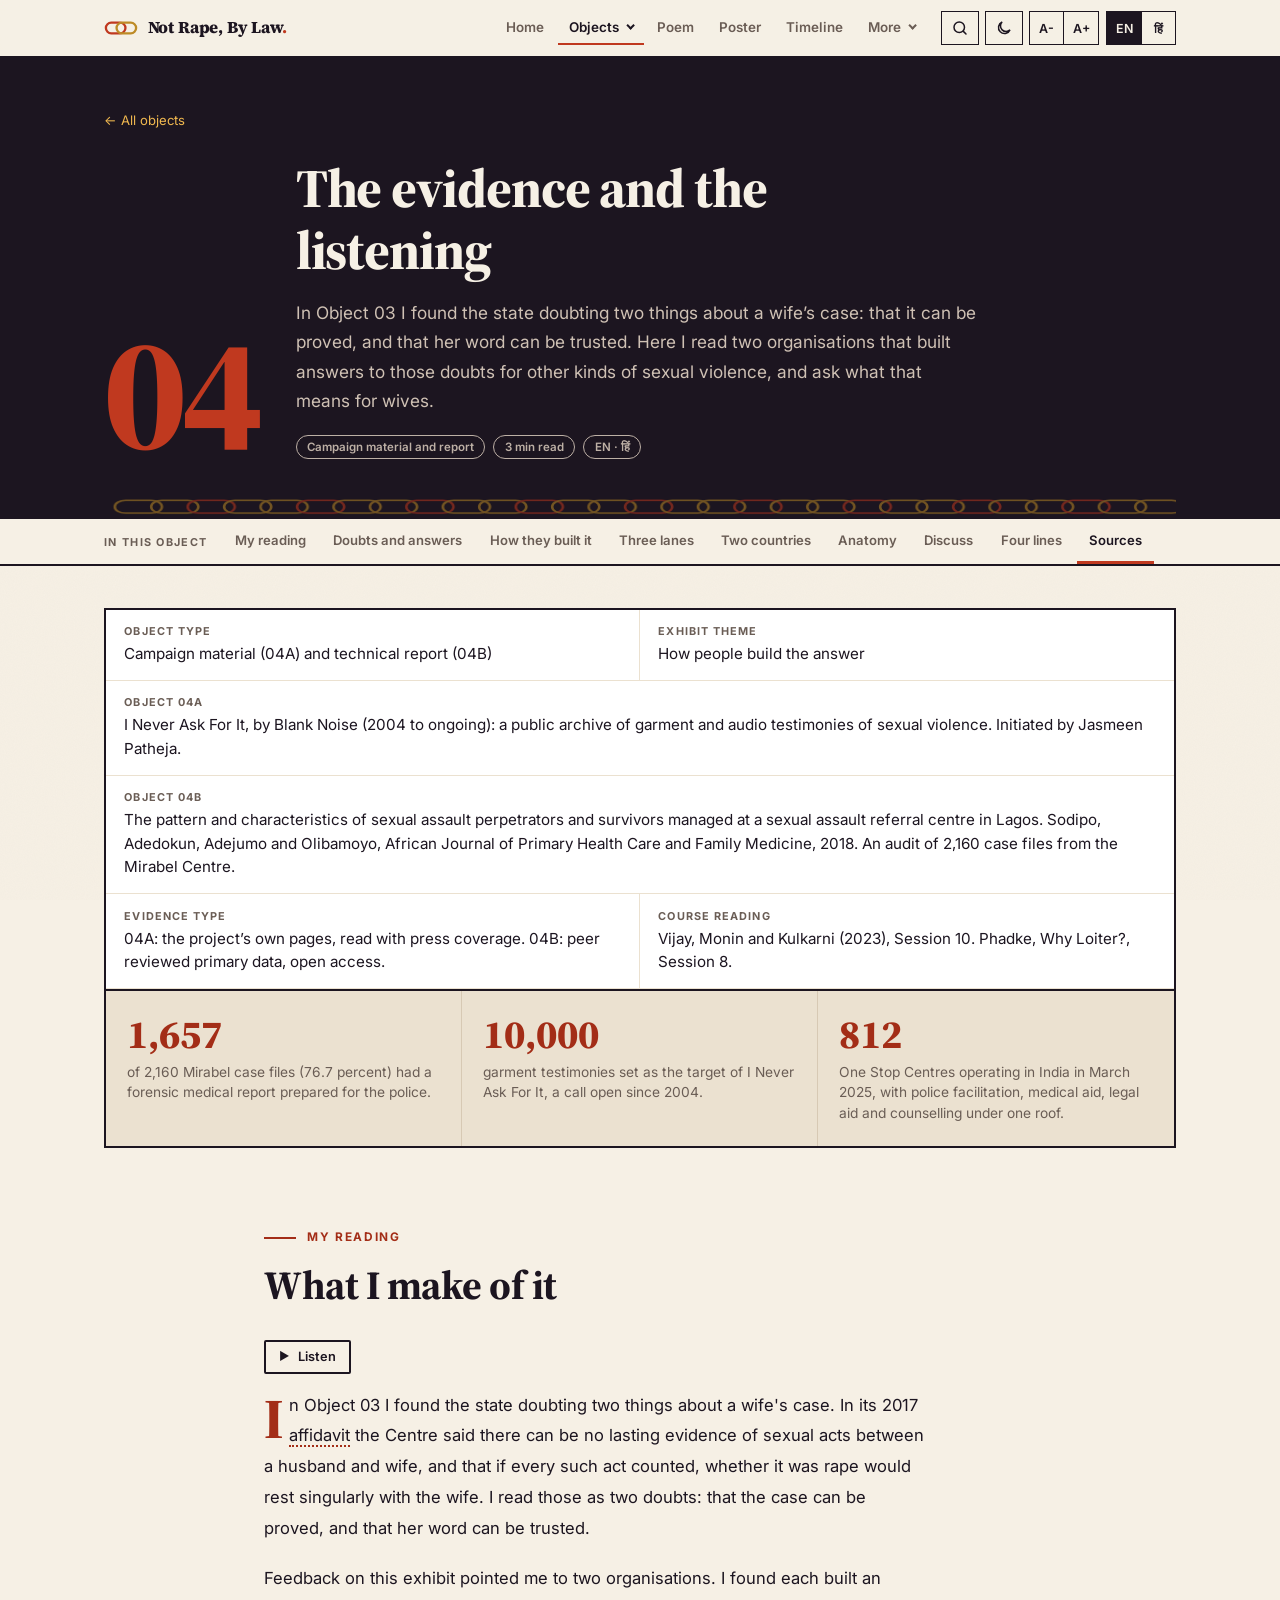
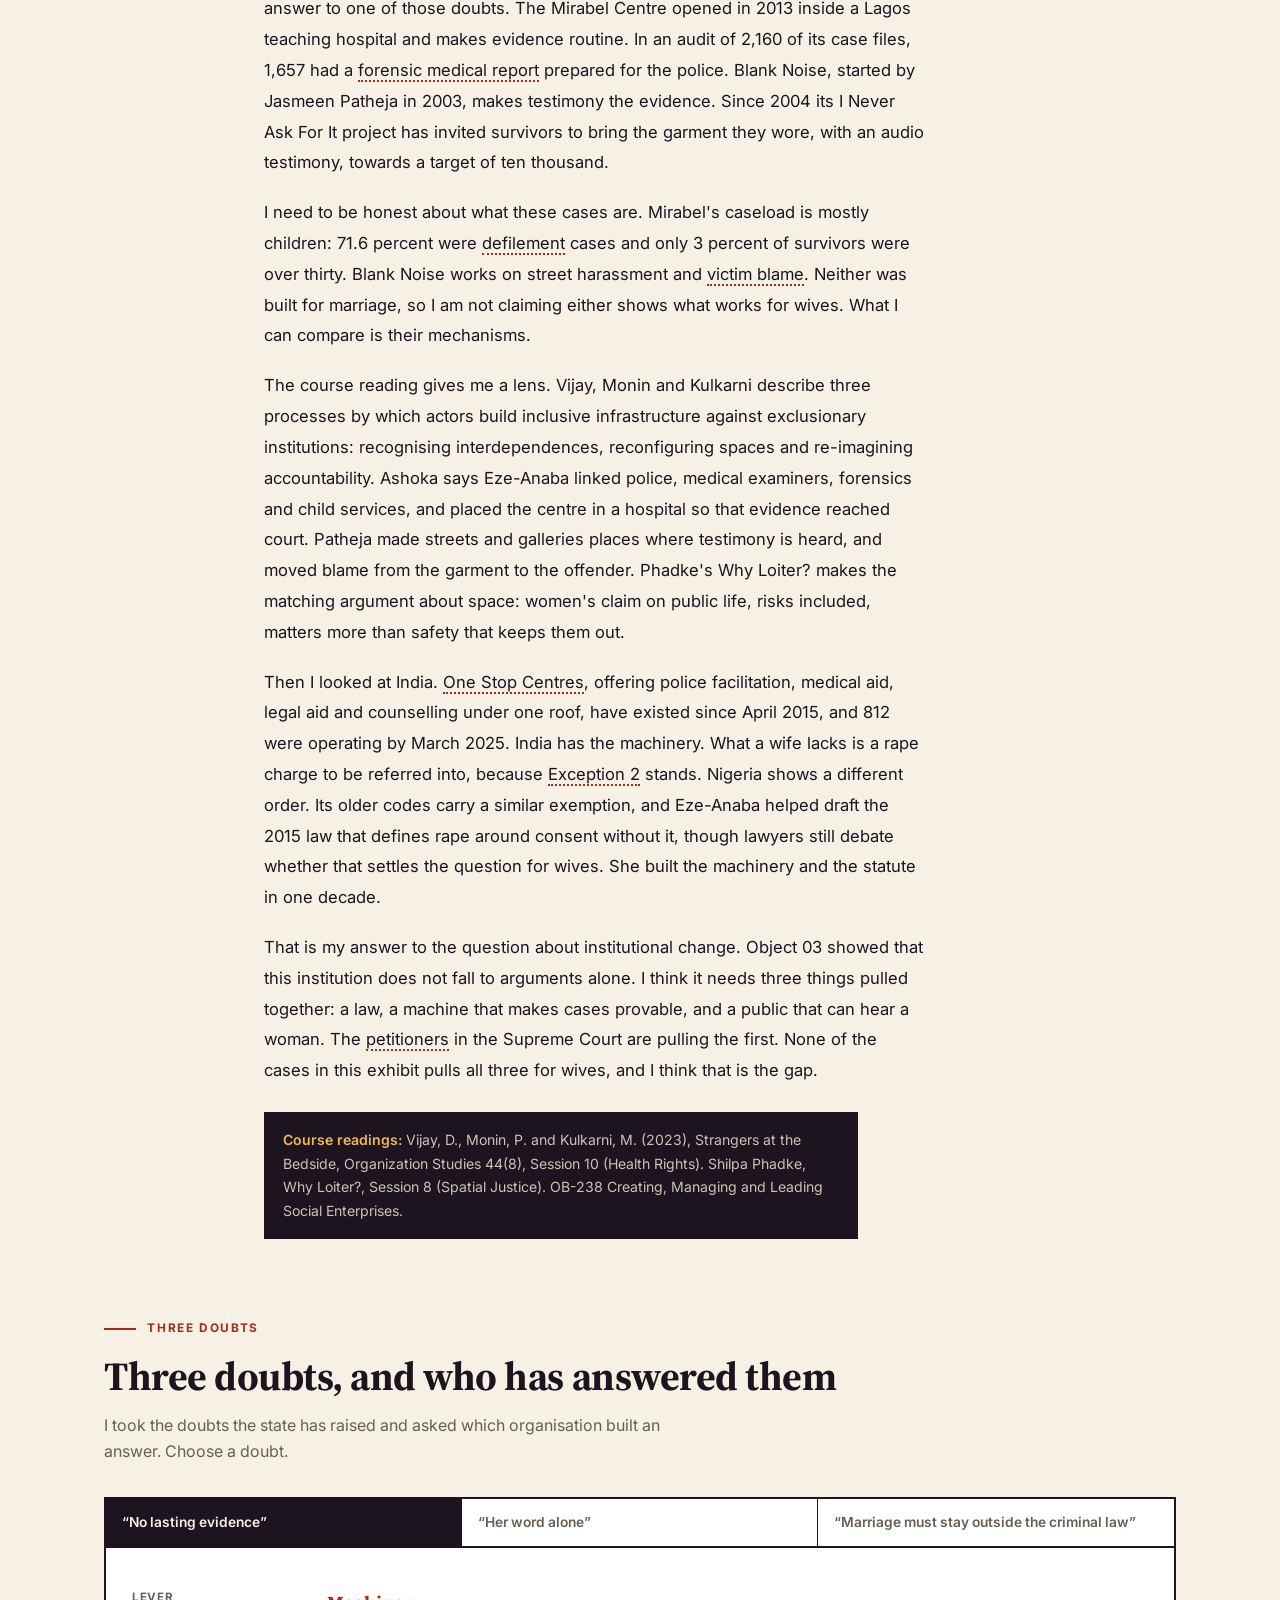
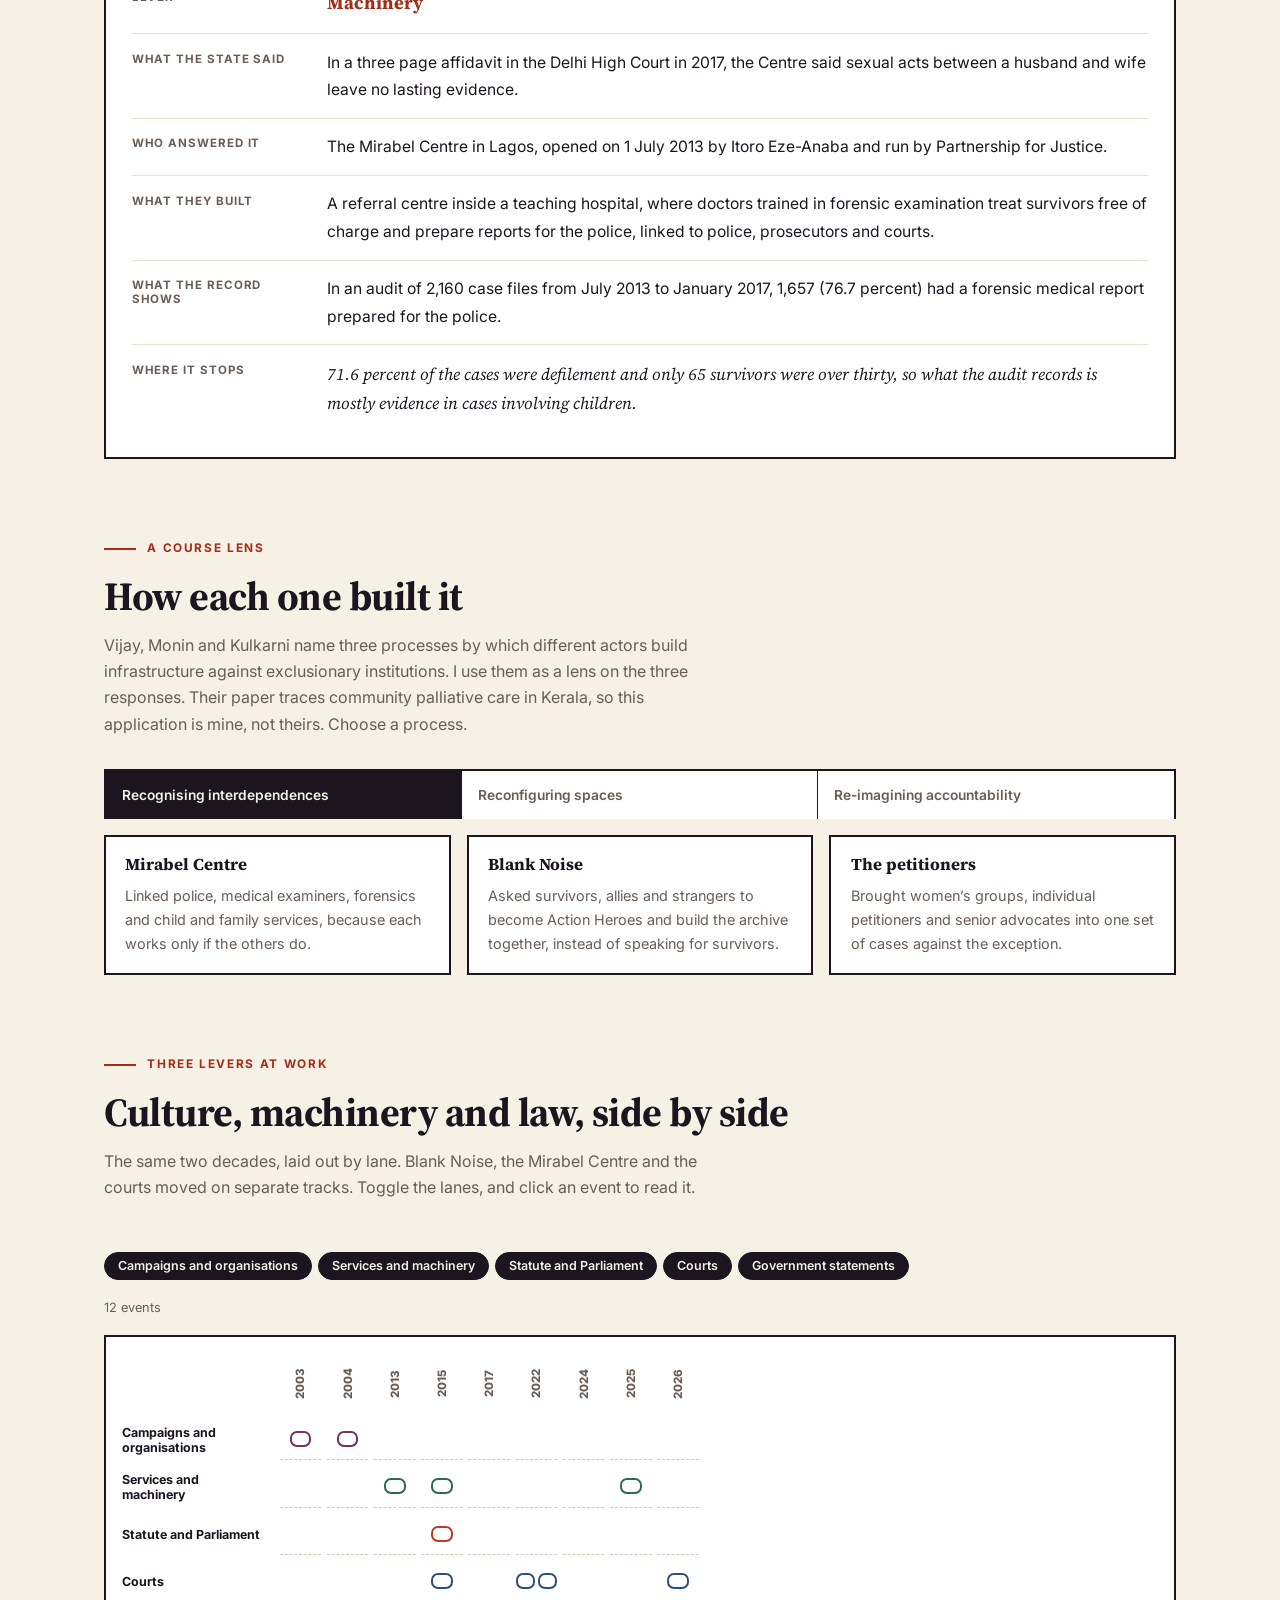
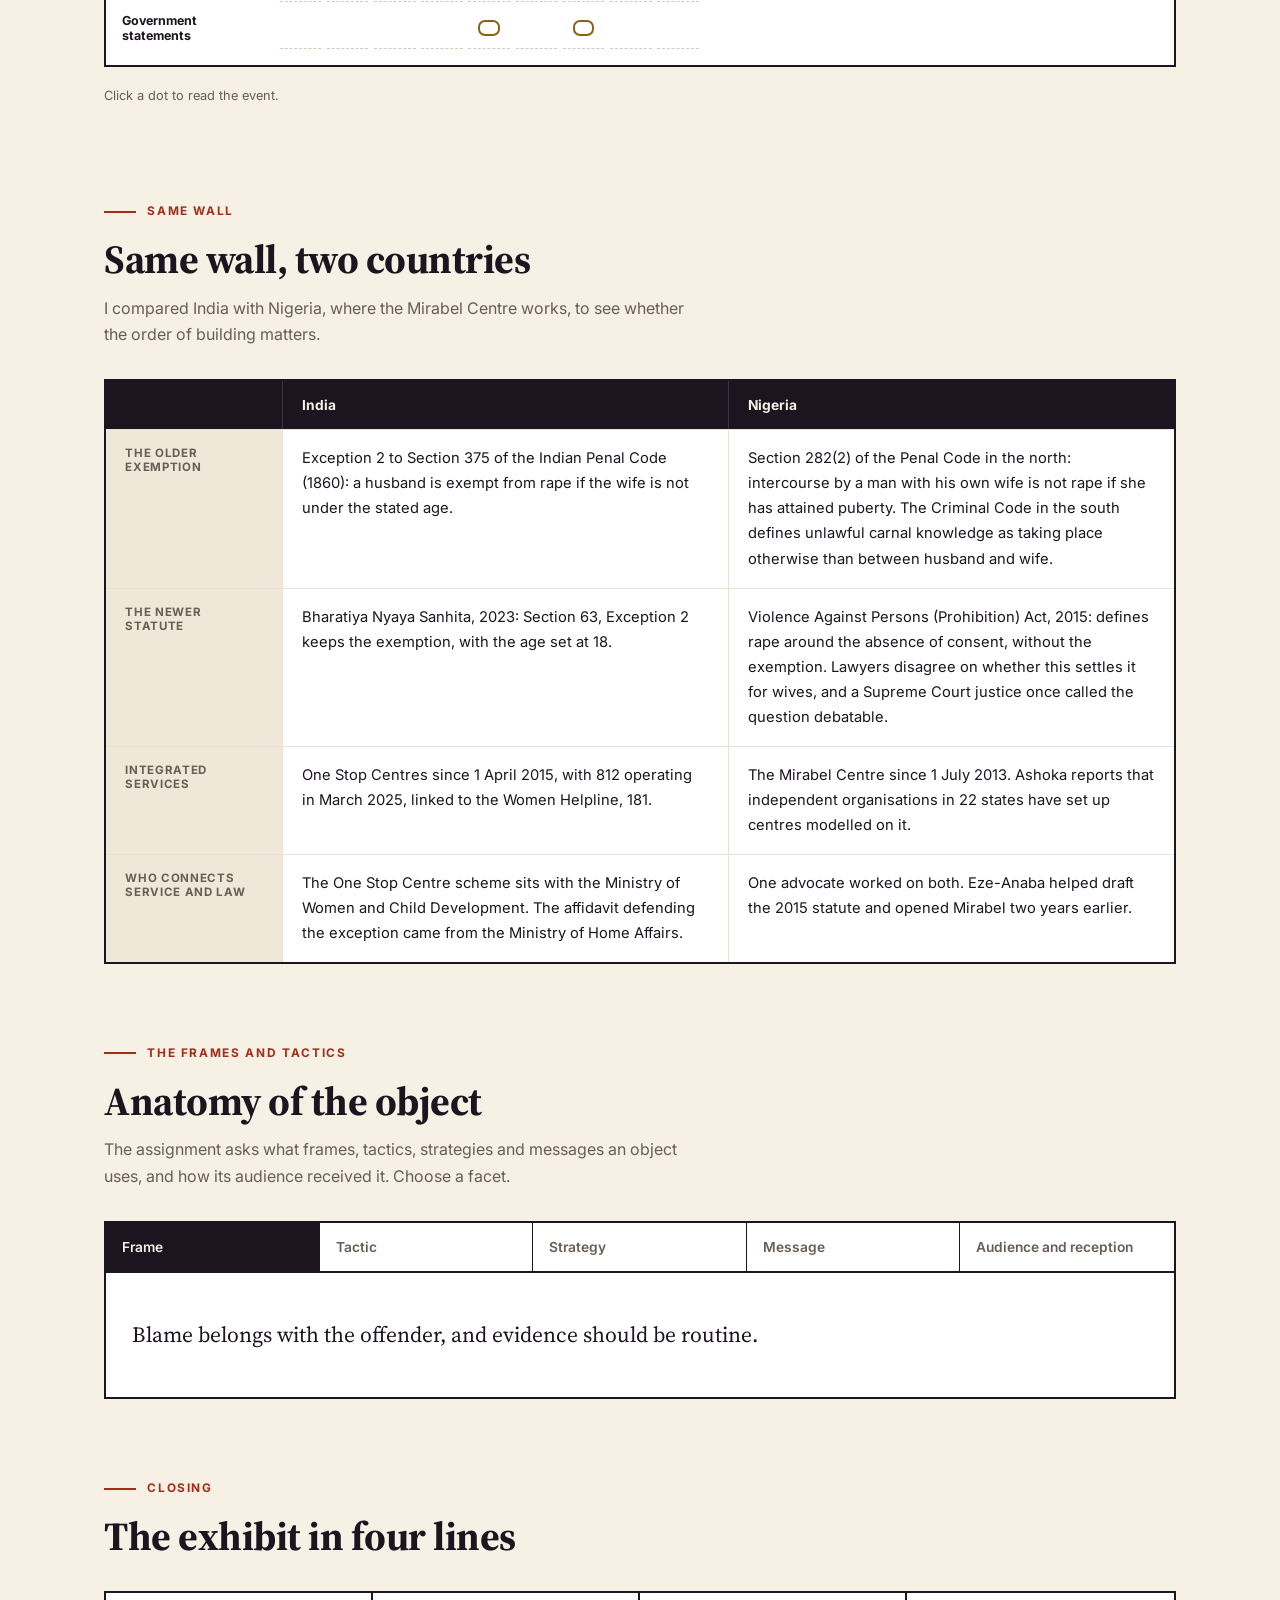
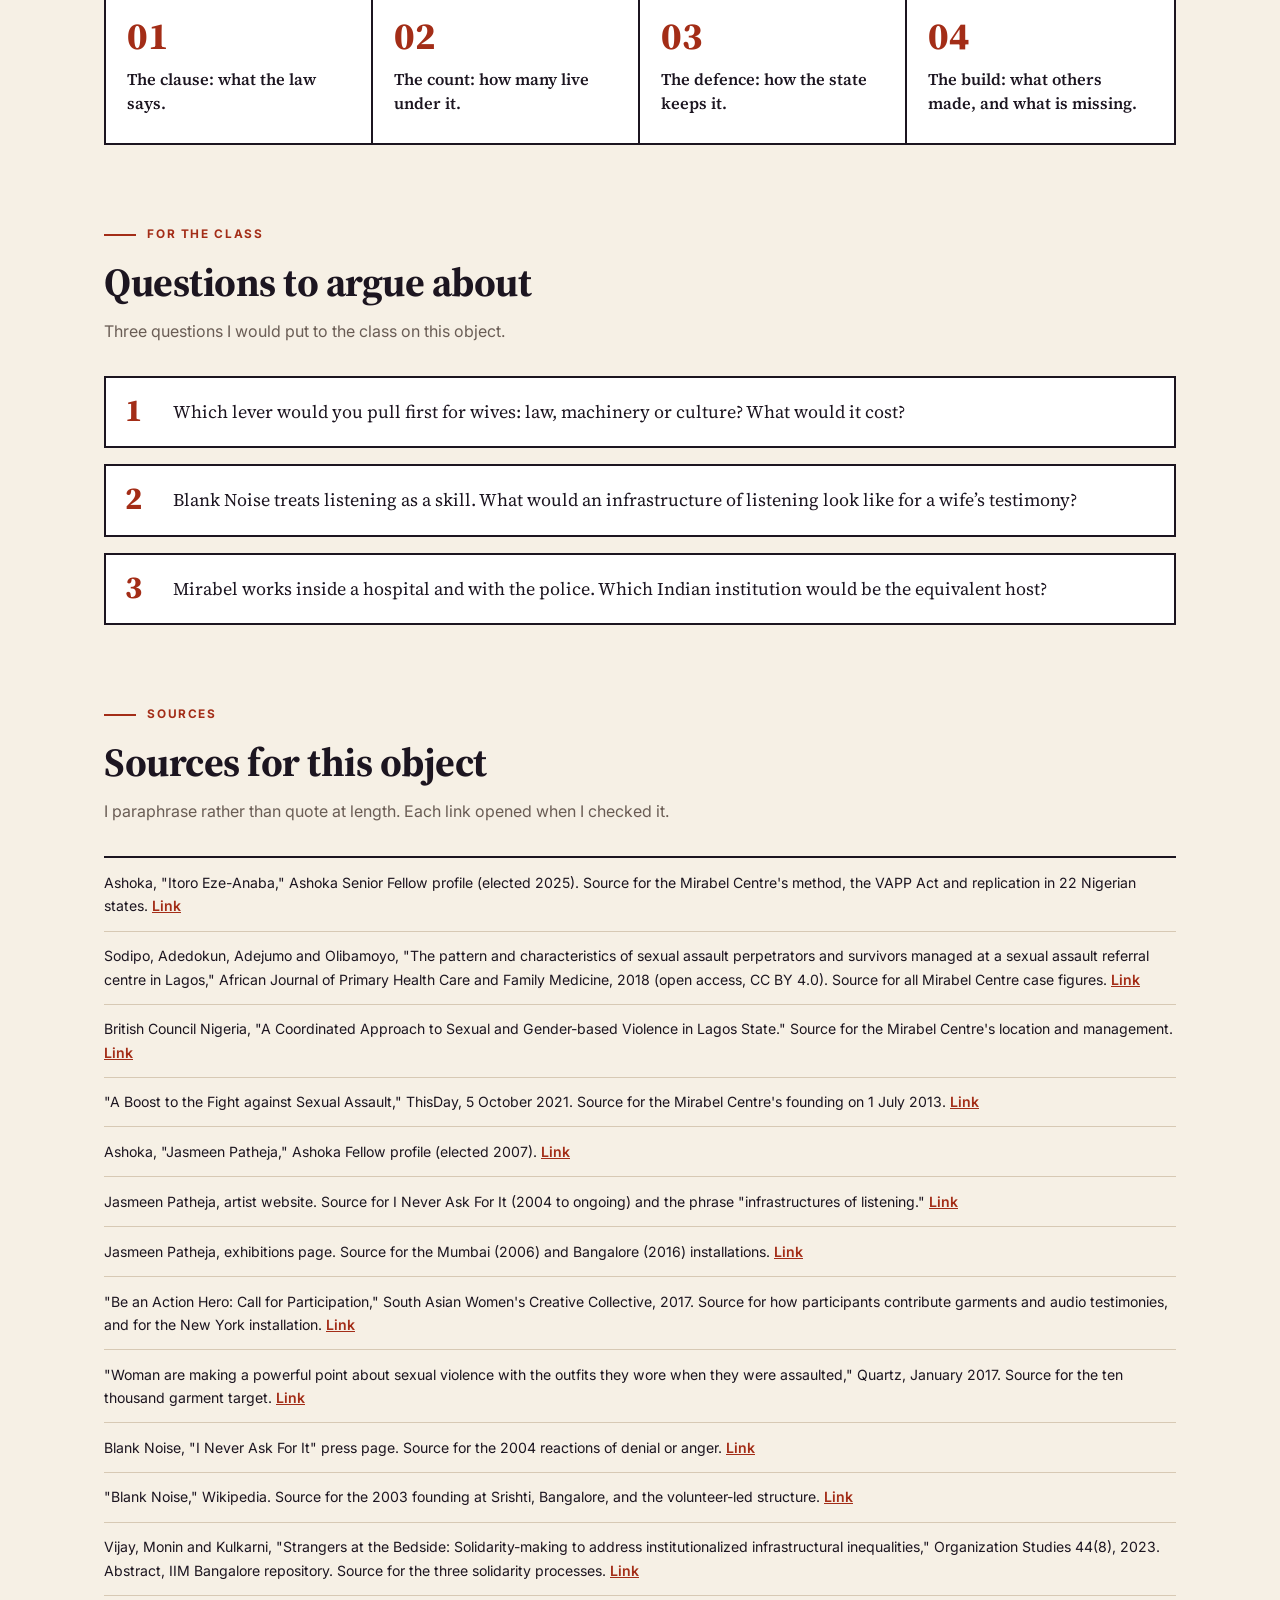
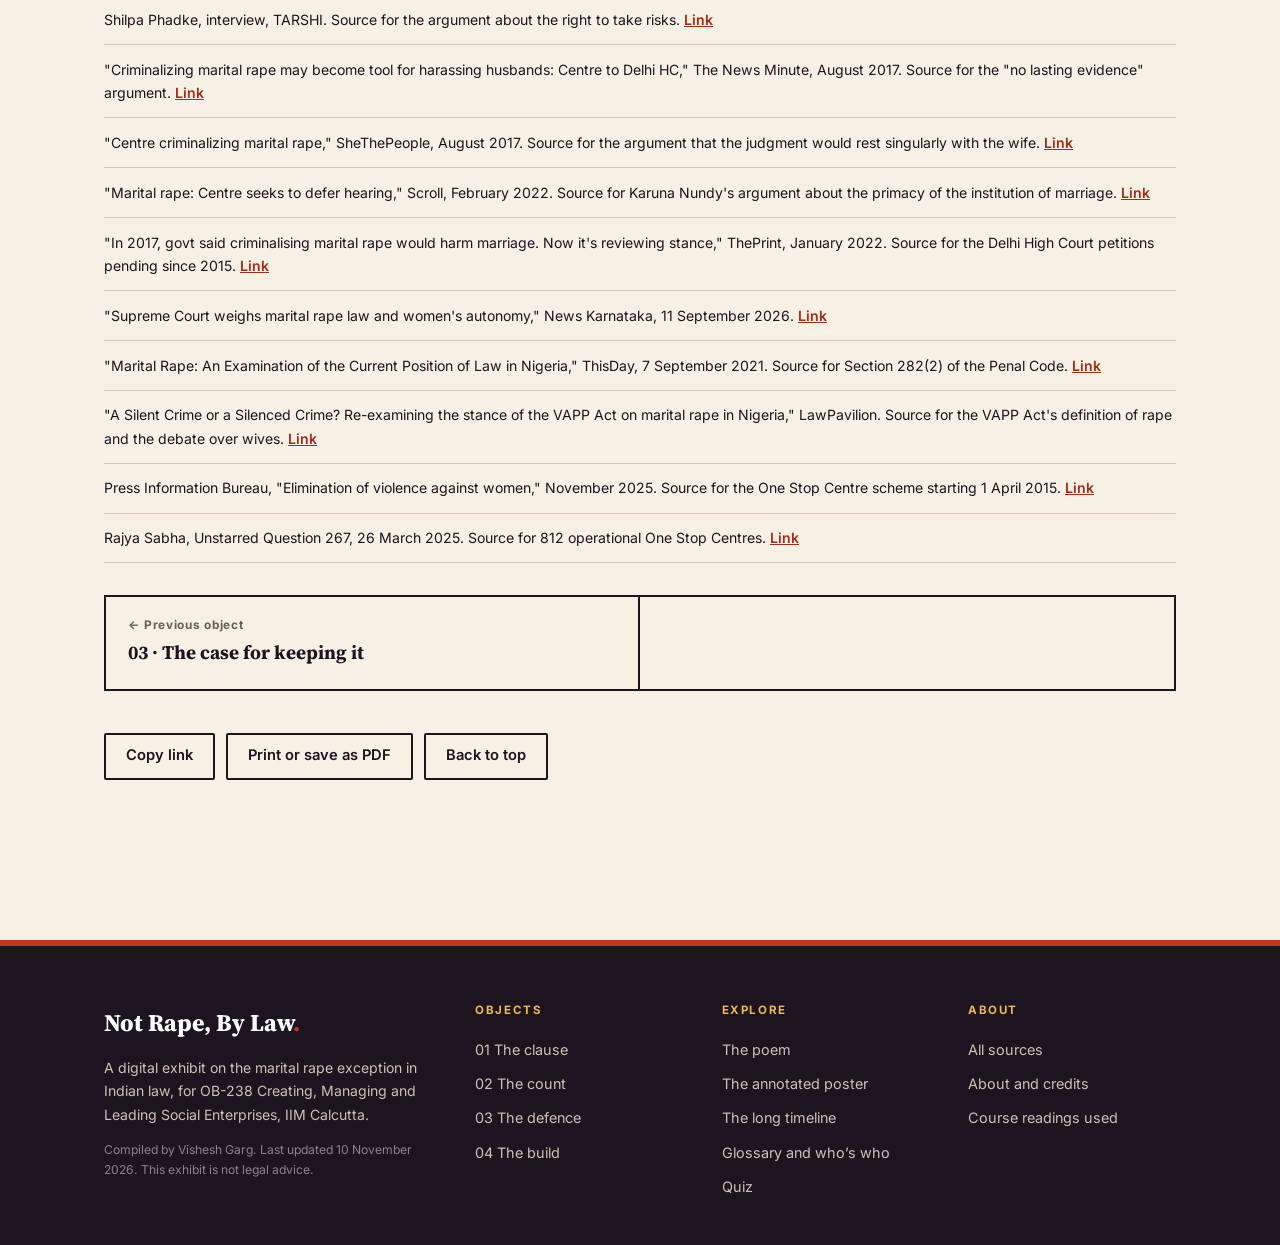
<file: object-04.html>
<!DOCTYPE html>
<html lang="en" data-ui="en" data-theme="light">
<head>
<meta charset="UTF-8">
<meta name="viewport" content="width=device-width, initial-scale=1, viewport-fit=cover">
<title>Object 04. The evidence and the listening | Not Rape, By Law</title>
<meta name="description" content="Object 04: Blank Noise and the Mirabel Centre as answers to the state’s doubts about a wife’s case, read through solidarity-making.">
<meta name="theme-color" content="#1C1520">
<link rel="canonical" href="https://visheshg36.github.io/CMLSE/object-04.html">
<meta property="og:type" content="website"><meta property="og:site_name" content="Not Rape, By Law">
<meta property="og:title" content="Object 04. The evidence and the listening | Not Rape, By Law"><meta property="og:description" content="Object 04: Blank Noise and the Mirabel Centre as answers to the state’s doubts about a wife’s case, read through solidarity-making.">
<meta property="og:url" content="https://visheshg36.github.io/CMLSE/object-04.html"><meta property="og:image" content="https://visheshg36.github.io/CMLSE/poster.jpg">
<meta name="twitter:card" content="summary_large_image">
<link rel="icon" href="data:image/svg+xml,%3Csvg xmlns=%27http://www.w3.org/2000/svg%27 viewBox=%270 0 32 32%27%3E%3Crect width=%2732%27 height=%2732%27 rx=%276%27 fill=%27%231C1520%27/%3E%3Crect x=%273%27 y=%2711%27 width=%2718%27 height=%2710%27 rx=%275%27 fill=%27none%27 stroke=%27%23C0391F%27 stroke-width=%272.6%27/%3E%3Crect x=%2711%27 y=%2711%27 width=%2718%27 height=%2710%27 rx=%275%27 fill=%27none%27 stroke=%27%23BD8B26%27 stroke-width=%272.6%27/%3E%3C/svg%3E">
<link rel="preconnect" href="https://fonts.googleapis.com">
<link rel="preconnect" href="https://fonts.gstatic.com" crossorigin>
<link href="https://fonts.googleapis.com/css2?family=Source+Serif+4:ital,opsz,wght@0,8..60,400;0,8..60,600;0,8..60,700;0,8..60,800;1,8..60,400;1,8..60,600&family=Inter:wght@400;500;600;700&family=Tiro+Devanagari+Hindi:ital@0;1&display=swap" rel="stylesheet">
<link rel="stylesheet" href="styles.css">
<script>(function(){var d=document.documentElement;try{var l=localStorage.getItem('exhibit-lang'),t=localStorage.getItem('exhibit-theme'),f=localStorage.getItem('exhibit-fs');d.dataset.ui=(l==='hi')?'hi':'en';if(!t&&window.matchMedia&&matchMedia('(prefers-color-scheme: dark)').matches)t='dark';d.dataset.theme=(t==='dark')?'dark':'light';if(f)d.style.setProperty('--fs',f+'%');}catch(e){d.dataset.ui='en';d.dataset.theme='light';}})();</script>
<noscript><style>[data-lang="hi"]{display:none!important}.rv{opacity:1!important;transform:none!important}</style></noscript>
</head>
<body data-page="object-04.html" class="">
<a class="skip" href="#main"><span data-lang="en">Skip to content</span><span data-lang="hi">सामग्री पर जाएँ</span></a>
<header class="hdr" id="hdr">
 <div class="hdr-in wrap">
  <a class="brand" href="index.html" aria-label="Not Rape, By Law. Home"><svg class="brand-mark" viewBox="0 0 38 18" width="34" height="16" fill="none" stroke-width="2.6" aria-hidden="true"><rect x="2" y="3" width="22" height="12" rx="6" stroke="#C0391F"/><rect x="14" y="3" width="22" height="12" rx="6" stroke="#BD8B26"/></svg><span class="brand-t">Not Rape, By Law<span class="dot">.</span></span></a>
  <nav class="nav" id="nav" aria-label="Main">
   <a class="nl" href="index.html"><span data-lang="en">Home</span><span data-lang="hi">मुखपृष्ठ</span></a>
   <div class="dd" data-dd><button class="nl dd-b on" type="button" aria-expanded="false" aria-haspopup="true"><span data-lang="en">Objects</span><span data-lang="hi">वस्तुएँ</span></button><div class="dd-m" role="menu"><a role="menuitem" href="object-01.html"><b>01</b><span data-lang="en">The clause</span><span data-lang="hi">धारा</span></a><a role="menuitem" href="object-02.html"><b>02</b><span data-lang="en">The count</span><span data-lang="hi">गिनती</span></a><a role="menuitem" href="object-03.html"><b>03</b><span data-lang="en">The defence</span><span data-lang="hi">बचाव</span></a><a role="menuitem" href="object-04.html" class=on><b>04</b><span data-lang="en">The build</span><span data-lang="hi">निर्माण</span></a></div></div>
   <a class="nl" href="poem.html"><span data-lang="en">Poem</span><span data-lang="hi">कविता</span></a>
   <a class="nl" href="poster.html"><span data-lang="en">Poster</span><span data-lang="hi">पोस्टर</span></a>
   <a class="nl" href="timeline.html"><span data-lang="en">Timeline</span><span data-lang="hi">समयरेखा</span></a>
   <div class="dd" data-dd><button class="nl dd-b" type="button" aria-expanded="false" aria-haspopup="true"><span data-lang="en">More</span><span data-lang="hi">और</span></button><div class="dd-m" role="menu"><a role="menuitem" href="glossary.html"><span data-lang="en">Glossary and who’s who</span><span data-lang="hi">शब्दावली और कौन-कौन</span></a><a role="menuitem" href="quiz.html"><span data-lang="en">Quiz</span><span data-lang="hi">क्विज़</span></a><a role="menuitem" href="sources.html"><span data-lang="en">Sources</span><span data-lang="hi">स्रोत</span></a><a role="menuitem" href="about.html"><span data-lang="en">About and credits</span><span data-lang="hi">परिचय और श्रेय</span></a></div></div>
  </nav>
  <div class="tools">
   <button class="tb" id="b-search" type="button" aria-label="Search the exhibit" title="Search (press /)"><svg viewBox="0 0 24 24" width="18" height="18" fill="none" stroke="currentColor" stroke-width="2" stroke-linecap="round" aria-hidden="true"><circle cx="11" cy="11" r="7"/><path d="M20 20l-3.5-3.5"/></svg></button>
   <button class="tb" id="b-theme" type="button" aria-label="Switch light and dark" title="Light or dark"><svg viewBox="0 0 24 24" width="18" height="18" fill="none" stroke="currentColor" stroke-width="2" stroke-linecap="round" aria-hidden="true"><path d="M20 14.5A8 8 0 1 1 9.5 4a6.5 6.5 0 0 0 10.5 10.5z"/></svg></button>
   <div class="fs" role="group" aria-label="Text size"><button id="b-fsm" type="button" aria-label="Smaller text">A-</button><button id="b-fsp" type="button" aria-label="Larger text">A+</button></div>
   <div class="lang" role="group" aria-label="Language"><button id="btn-en" type="button">EN</button><button id="btn-hi" type="button">हिं</button></div>
   <button class="burger" id="b-burger" type="button" aria-label="Menu" aria-expanded="false" aria-controls="nav"><span></span><span></span><span></span></button>
  </div>
 </div>
 <div class="prog" id="prog" aria-hidden="true"></div>
</header>
<main id="main">
<section class="ohero"><div class="wrap">
 <p class="crumb"><a href="index.html#objects"><span data-lang="en">&larr; All objects</span><span data-lang="hi">&larr; सभी वस्तुएँ</span></a></p>
 <div class="ohero-grid">
  <div class="bignum" aria-hidden="true">04</div>
  <div>
   <h1 data-lang="en">The evidence and the listening</h1><h1 data-lang="hi">सबूत, और सुना जाना</h1>
   <p class="dek" data-lang="en">In Object 03 I found the state doubting two things about a wife’s case: that it can be proved, and that her word can be trusted. Here I read two organisations that built answers to those doubts for other kinds of sexual violence, and ask what that means for wives.</p><p class="dek" data-lang="hi">वस्तु 03 में मैंने पाया कि राज्य एक पत्नी के मामले को लेकर दो बातों पर संदेह करता है: कि उसे साबित किया जा सकता है, और कि उसकी बात पर भरोसा किया जा सकता है। यहाँ मैं दो ऐसे संगठन पढ़ता हूँ जिन्होंने यौन हिंसा के दूसरे रूपों के लिए इन संदेहों के जवाब खड़े किए, और पूछता हूँ कि पत्नियों के लिए इसका क्या अर्थ है।</p>
   <p class="meta"><span class="tag"><span data-lang="en">Campaign material and report</span><span data-lang="hi">अभियान सामग्री और रिपोर्ट</span></span><span class="tag"><span data-lang="en">3 min read</span><span data-lang="hi">3 मिनट पढ़ने में</span></span><span class="tag">EN &middot; हिं</span></p>
  </div>
 </div>
 <div class="ohero-chain" aria-hidden="true"><svg viewBox="0 0 1000 40" preserveAspectRatio="none" aria-hidden="true"><rect x="10" y="10" width="44" height="20" rx="10" class="cl" style="--i:0"/><rect x="44" y="10" width="44" height="20" rx="10" class="cl" style="--i:1"/><rect x="78" y="10" width="44" height="20" rx="10" class="cl" style="--i:2"/><rect x="112" y="10" width="44" height="20" rx="10" class="cl" style="--i:3"/><rect x="146" y="10" width="44" height="20" rx="10" class="cl" style="--i:4"/><rect x="180" y="10" width="44" height="20" rx="10" class="cl" style="--i:5"/><rect x="214" y="10" width="44" height="20" rx="10" class="cl" style="--i:6"/><rect x="248" y="10" width="44" height="20" rx="10" class="cl" style="--i:7"/><rect x="282" y="10" width="44" height="20" rx="10" class="cl" style="--i:8"/><rect x="316" y="10" width="44" height="20" rx="10" class="cl" style="--i:9"/><rect x="350" y="10" width="44" height="20" rx="10" class="cl" style="--i:10"/><rect x="384" y="10" width="44" height="20" rx="10" class="cl" style="--i:11"/><rect x="418" y="10" width="44" height="20" rx="10" class="cl" style="--i:12"/><rect x="452" y="10" width="44" height="20" rx="10" class="cl" style="--i:13"/><rect x="486" y="10" width="44" height="20" rx="10" class="cl" style="--i:14"/><rect x="520" y="10" width="44" height="20" rx="10" class="cl" style="--i:15"/><rect x="554" y="10" width="44" height="20" rx="10" class="cl" style="--i:16"/><rect x="588" y="10" width="44" height="20" rx="10" class="cl" style="--i:17"/><rect x="622" y="10" width="44" height="20" rx="10" class="cl" style="--i:18"/><rect x="656" y="10" width="44" height="20" rx="10" class="cl" style="--i:19"/><rect x="690" y="10" width="44" height="20" rx="10" class="cl" style="--i:20"/><rect x="724" y="10" width="44" height="20" rx="10" class="cl" style="--i:21"/><rect x="758" y="10" width="44" height="20" rx="10" class="cl" style="--i:22"/><rect x="792" y="10" width="44" height="20" rx="10" class="cl" style="--i:23"/><rect x="826" y="10" width="44" height="20" rx="10" class="cl" style="--i:24"/><rect x="860" y="10" width="44" height="20" rx="10" class="cl" style="--i:25"/><rect x="894" y="10" width="44" height="20" rx="10" class="cl" style="--i:26"/><rect x="928" y="10" width="44" height="20" rx="10" class="cl" style="--i:27"/><rect x="962" y="10" width="44" height="20" rx="10" class="cl" style="--i:28"/></svg></div>
</div></section><nav class="subnav" id="subnav" aria-label="On this page"><div class="wrap"><span class="subnav-l"><span data-lang="en">In this object</span><span data-lang="hi">इस वस्तु में</span></span><a href="#reading" data-sec="reading"><span data-lang="en">My reading</span><span data-lang="hi">मेरी पढ़त</span></a><a href="#doubts" data-sec="doubts"><span data-lang="en">Doubts and answers</span><span data-lang="hi">संदेह और जवाब</span></a><a href="#processes" data-sec="processes"><span data-lang="en">How they built it</span><span data-lang="hi">कैसे बनाया</span></a><a href="#lanes" data-sec="lanes"><span data-lang="en">Three lanes</span><span data-lang="hi">तीन धाराएँ</span></a><a href="#countries" data-sec="countries"><span data-lang="en">Two countries</span><span data-lang="hi">दो देश</span></a><a href="#anatomy" data-sec="anatomy"><span data-lang="en">Anatomy</span><span data-lang="hi">विश्लेषण</span></a><a href="#discuss" data-sec="discuss"><span data-lang="en">Discuss</span><span data-lang="hi">बहस</span></a><a href="#four" data-sec="four"><span data-lang="en">Four lines</span><span data-lang="hi">चार पंक्तियाँ</span></a><a href="#sources" data-sec="sources"><span data-lang="en">Sources</span><span data-lang="hi">स्रोत</span></a></div></nav><div class="wrap ctop rv"><div class="label-grid"><div class="lg-cell"><p class="k"><span data-lang="en">Object type</span><span data-lang="hi">वस्तु का प्रकार</span></p><p class="v"><span data-lang="en">Campaign material (04A) and technical report (04B)</span><span data-lang="hi">अभियान सामग्री (04A) और तकनीकी रिपोर्ट (04B)</span></p></div><div class="lg-cell"><p class="k"><span data-lang="en">Exhibit theme</span><span data-lang="hi">प्रदर्शनी का विषय</span></p><p class="v"><span data-lang="en">How people build the answer</span><span data-lang="hi">लोग जवाब कैसे खड़ा करते हैं</span></p></div><div class="lg-cell wide"><p class="k"><span data-lang="en">Object 04A</span><span data-lang="hi">वस्तु 04A</span></p><p class="v"><span data-lang="en">I Never Ask For It, by Blank Noise (2004 to ongoing): a public archive of garment and audio testimonies of sexual violence. Initiated by Jasmeen Patheja.</span><span data-lang="hi">आई नेवर आस्क फ़ॉर इट, ब्लैंक नॉइज़ द्वारा (2004 से जारी): यौन हिंसा की कपड़ों और ऑडियो गवाहियों का सार्वजनिक संग्रह। जैस्मीन पथेजा द्वारा शुरू।</span></p></div><div class="lg-cell wide"><p class="k"><span data-lang="en">Object 04B</span><span data-lang="hi">वस्तु 04B</span></p><p class="v"><span data-lang="en">The pattern and characteristics of sexual assault perpetrators and survivors managed at a sexual assault referral centre in Lagos. Sodipo, Adedokun, Adejumo and Olibamoyo, African Journal of Primary Health Care and Family Medicine, 2018. An audit of 2,160 case files from the Mirabel Centre.</span><span data-lang="hi">द पैटर्न एंड कैरेक्टरिस्टिक्स ऑफ़ सेक्सुअल असॉल्ट परपेट्रेटर्स एंड सर्वाइवर्स मैनेज्ड एट अ सेक्सुअल असॉल्ट रेफ़रल सेंटर इन लागोस। सोदिपो, अदेदोकुन, अदेजुमो और ओलिबामोयो, 2018। मिराबेल सेंटर की 2,160 केस फ़ाइलों का ऑडिट।</span></p></div><div class="lg-cell"><p class="k"><span data-lang="en">Evidence type</span><span data-lang="hi">साक्ष्य का प्रकार</span></p><p class="v"><span data-lang="en">04A: the project’s own pages, read with press coverage. 04B: peer reviewed primary data, open access.</span><span data-lang="hi">04A: परियोजना के अपने पृष्ठ, प्रेस कवरेज के साथ पढ़े गए। 04B: सहकर्मी-समीक्षित प्राथमिक आँकड़े, ओपन एक्सेस।</span></p></div><div class="lg-cell"><p class="k"><span data-lang="en">Course reading</span><span data-lang="hi">पाठ्यक्रम पठन</span></p><p class="v"><span data-lang="en">Vijay, Monin and Kulkarni (2023), Session 10. Phadke, Why Loiter?, Session 8.</span><span data-lang="hi">विजय, मोनिन और कुलकर्णी (2023), सत्र 10। फड़के, व्हाई लॉइटर?, सत्र 8।</span></p></div></div><div class="stats"><div class="stat"><div class="n" data-count="1,657">1,657</div><div class="t"><span data-lang="en">of 2,160 Mirabel case files (76.7 percent) had a forensic medical report prepared for the police.</span><span data-lang="hi">मिराबेल की 2,160 केस फ़ाइलों में से (76.7 प्रतिशत) में पुलिस के लिए फ़ोरेंसिक चिकित्सा रिपोर्ट तैयार की गई थी।</span></div></div><div class="stat"><div class="n" data-count="10,000">10,000</div><div class="t"><span data-lang="en">garment testimonies set as the target of I Never Ask For It, a call open since 2004.</span><span data-lang="hi">आई नेवर आस्क फ़ॉर इट का लक्ष्य, कपड़ों की गवाहियाँ, 2004 से खुले आह्वान के साथ।</span></div></div><div class="stat"><div class="n" data-count="812">812</div><div class="t"><span data-lang="en">One Stop Centres operating in India in March 2025, with police facilitation, medical aid, legal aid and counselling under one roof.</span><span data-lang="hi">मार्च 2025 में भारत में चालू वन स्टॉप सेंटर, एक ही छत के नीचे पुलिस सुविधा, चिकित्सा सहायता, कानूनी सहायता और परामर्श के साथ।</span></div></div></div></div><section class="sec rv " id="reading"><div class="wrap narrow"><div class="sec-head"><p class="eyebrow"><span data-lang="en">My reading</span><span data-lang="hi">मेरी पढ़त</span></p><h2 data-lang="en">What I make of it</h2><h2 data-lang="hi">मैं इसे कैसे पढ़ता हूँ</h2></div><div class="reading-bar"><button type="button" class="btn ghost sm" data-speak="rd4" aria-pressed="false"><span class="sp-i" aria-hidden="true">&#9654;</span> <span data-lang="en">Listen</span><span data-lang="hi">सुनें</span></button></div><div id="rd4"><div class="prose gl-scope " data-lang="en"><p>In Object 03 I found the state doubting two things about a wife's case. In its 2017 affidavit the Centre said there can be no lasting evidence of sexual acts between a husband and wife, and that if every such act counted, whether it was rape would rest singularly with the wife. I read those as two doubts: that the case can be proved, and that her word can be trusted.</p><p>Feedback on this exhibit pointed me to two organisations. I found each built an answer to one of those doubts. The Mirabel Centre opened in 2013 inside a Lagos teaching hospital and makes evidence routine. In an audit of 2,160 of its case files, 1,657 had a forensic medical report prepared for the police. Blank Noise, started by Jasmeen Patheja in 2003, makes testimony the evidence. Since 2004 its I Never Ask For It project has invited survivors to bring the garment they wore, with an audio testimony, towards a target of ten thousand.</p><p>I need to be honest about what these cases are. Mirabel's caseload is mostly children: 71.6 percent were defilement cases and only 3 percent of survivors were over thirty. Blank Noise works on street harassment and victim blame. Neither was built for marriage, so I am not claiming either shows what works for wives. What I can compare is their mechanisms.</p><p>The course reading gives me a lens. Vijay, Monin and Kulkarni describe three processes by which actors build inclusive infrastructure against exclusionary institutions: recognising interdependences, reconfiguring spaces and re-imagining accountability. Ashoka says Eze-Anaba linked police, medical examiners, forensics and child services, and placed the centre in a hospital so that evidence reached court. Patheja made streets and galleries places where testimony is heard, and moved blame from the garment to the offender. Phadke's Why Loiter? makes the matching argument about space: women's claim on public life, risks included, matters more than safety that keeps them out.</p><p>Then I looked at India. One Stop Centres, offering police facilitation, medical aid, legal aid and counselling under one roof, have existed since April 2015, and 812 were operating by March 2025. India has the machinery. What a wife lacks is a rape charge to be referred into, because Exception 2 stands. Nigeria shows a different order. Its older codes carry a similar exemption, and Eze-Anaba helped draft the 2015 law that defines rape around consent without it, though lawyers still debate whether that settles the question for wives. She built the machinery and the statute in one decade.</p><p>That is my answer to the question about institutional change. Object 03 showed that this institution does not fall to arguments alone. I think it needs three things pulled together: a law, a machine that makes cases provable, and a public that can hear a woman. The petitioners in the Supreme Court are pulling the first. None of the cases in this exhibit pulls all three for wives, and I think that is the gap.</p></div><div class="prose gl-scope " data-lang="hi"><p>वस्तु 03 में मैंने पाया कि राज्य एक पत्नी के मामले को लेकर दो बातों पर संदेह करता है। अपने 2017 के हलफ़नामे में केंद्र ने कहा कि पति और पत्नी के बीच के यौन कृत्यों का कोई स्थायी सबूत नहीं हो सकता, और कि अगर ऐसा हर कृत्य गिना जाए तो यह तय करना कि वह बलात्कार था या नहीं, अकेले पत्नी पर निर्भर होगा। मैं इन्हें दो संदेहों की तरह पढ़ता हूँ: कि मामला साबित हो सकता है, और कि उसकी बात पर भरोसा किया जा सकता है।</p><p>इस प्रदर्शनी पर मिली प्रतिक्रिया ने मुझे दो संगठनों तक पहुँचाया, मैंने पाया कि हर एक ने इनमें से एक संदेह का जवाब खड़ा किया है। मिराबेल सेंटर 2013 में लागोस के एक शिक्षण अस्पताल के भीतर खुला और सबूत को नियमित बनाता है। उसकी 2,160 केस फ़ाइलों के ऑडिट में 1,657 में पुलिस के लिए फ़ोरेंसिक चिकित्सा रिपोर्ट तैयार की गई थी। ब्लैंक नॉइज़, जिसे जैस्मीन पथेजा ने 2003 में शुरू किया, गवाही को ही सबूत बनाता है। 2004 से उसकी ‘आई नेवर आस्क फ़ॉर इट’ परियोजना ने उत्तरजीवियों से वह कपड़ा लाने को कहा है जो उन्होंने हिंसा के समय पहना था, ऑडियो गवाही के साथ, दस हज़ार के लक्ष्य की ओर।</p><p>मुझे ईमानदारी से कहना है कि ये मामले किस तरह के हैं। मिराबेल के ज़्यादातर मामले बच्चों के हैं: 71.6 प्रतिशत मामले नाबालिगों के साथ यौन अपराध (डिफ़ाइलमेंट) के थे और केवल 3 प्रतिशत उत्तरजीवी तीस वर्ष से ऊपर के थे। ब्लैंक नॉइज़ सड़क पर उत्पीड़न और पीड़िता को दोष देने की प्रवृत्ति पर काम करता है। इनमें से कोई भी विवाह के लिए नहीं बना था, इसलिए मैं यह दावा नहीं कर रहा कि इनमें से कोई दिखाता है कि पत्नियों के लिए क्या काम करेगा। जो मैं तुलना कर सकता हूँ वह इनकी कार्यविधि है।</p><p>पाठ्यक्रम का पठन मुझे एक लेंस देता है। विजय, मोनिन और कुलकर्णी बताते हैं कि अलग-अलग तरह के लोग बहिष्कारी संस्थाओं के विरुद्ध समावेशी ढाँचा तीन प्रक्रियाओं से खड़ा करते हैं: परस्पर निर्भरताओं को पहचानना, जगहों को नए सिरे से गढ़ना, और जवाबदेही की नई कल्पना करना। अशोका के अनुसार एज़े-अनाबा ने पुलिस, चिकित्सा परीक्षकों, फ़ोरेंसिक और बाल सेवाओं को जोड़ा, और केंद्र को अस्पताल के भीतर रखा ताकि सबूत अदालत तक पहुँचे। पथेजा ने सड़कों और दीर्घाओं को ऐसी जगह बनाया जहाँ गवाही सुनी जाती है, और दोष को कपड़े से हटाकर अपराधी पर रखा। फड़के की ‘व्हाई लॉइटर?’ जगह को लेकर यही तर्क देती है: सार्वजनिक जीवन पर महिलाओं का दावा, जोखिमों समेत, उस सुरक्षा से ज़्यादा मायने रखता है जो उन्हें बाहर रखती है।</p><p>फिर मैंने भारत को देखा। वन स्टॉप सेंटर, जो पुलिस सुविधा, चिकित्सा सहायता, कानूनी सहायता और परामर्श एक ही छत के नीचे देते हैं, अप्रैल 2015 से हैं, और मार्च 2025 तक 812 चल रहे थे। भारत के पास मशीनरी है। जो एक पत्नी के पास नहीं है, वह है बलात्कार का वह आरोप जिसमें उसे भेजा जा सके, क्योंकि अपवाद 2 कायम है। नाइजीरिया एक अलग क्रम दिखाता है। वहाँ की पुरानी संहिताओं में भी ऐसी ही छूट है, और एज़े-अनाबा ने 2015 के उस कानून के मसौदे में मदद की जो बलात्कार को सहमति के इर्द-गिर्द परिभाषित करता है और यह छूट नहीं रखता, हालाँकि वकील अब भी बहस करते हैं कि पत्नियों के लिए यह सवाल सुलझता है या नहीं। उन्होंने मशीनरी और कानून, दोनों एक ही दशक में खड़े किए।</p><p>संस्थागत बदलाव के सवाल पर यही मेरा जवाब है। वस्तु 03 ने दिखाया कि यह संस्था सिर्फ़ तर्कों से नहीं गिरती। मुझे लगता है उसे तीन चीज़ें एक साथ खींचनी पड़ती हैं: एक कानून, एक ऐसी मशीनरी जो मामलों को साबित करने योग्य बनाए, और एक ऐसी जनता जो एक महिला को सुन सके। सर्वोच्च न्यायालय में याचिकाकर्ता पहली चीज़ खींच रहे हैं। इस प्रदर्शनी का कोई भी मामला पत्नियों के लिए तीनों को एक साथ नहीं खींचता, और मुझे लगता है कि यही खाई है।</p></div></div><div class="readtag"><strong><span data-lang="en">Course readings:</span><span data-lang="hi">पाठ्यक्रम पठन:</span></strong> <span data-lang="en">Vijay, D., Monin, P. and Kulkarni, M. (2023), Strangers at the Bedside, Organization Studies 44(8), Session 10 (Health Rights). Shilpa Phadke, Why Loiter?, Session 8 (Spatial Justice). OB-238 Creating, Managing and Leading Social Enterprises.</span><span data-lang="hi">विजय, डी., मोनिन, पी. और कुलकर्णी, एम. (2023), स्ट्रेंजर्स एट द बेडसाइड, ऑर्गनाइज़ेशन स्टडीज़ 44(8), सत्र 10 (स्वास्थ्य अधिकार)। शिल्पा फड़के, व्हाई लॉइटर?, सत्र 8 (स्थानिक न्याय)। OB-238।</span></div></div></section><section class="sec rv " id="doubts"><div class="wrap "><div class="sec-head"><p class="eyebrow"><span data-lang="en">Three doubts</span><span data-lang="hi">तीन संदेह</span></p><h2 data-lang="en">Three doubts, and who has answered them</h2><h2 data-lang="hi">तीन संदेह, और किसने उनका जवाब दिया</h2><p class="sub" data-lang="en">I took the doubts the state has raised and asked which organisation built an answer. Choose a doubt.</p><p class="sub" data-lang="hi">मैंने राज्य द्वारा उठाए गए संदेहों को लिया और पूछा कि किस संगठन ने जवाब खड़ा किया। एक संदेह चुनिए।</p></div><div class="w doubts" data-widget="selector" data-src="d-doubts" id="w-doubts" ></div><script type="application/json" id="d-doubts">{"items": [{"label": {"en": "“No lasting evidence”", "hi": "“कोई स्थायी सबूत नहीं”"}, "rows": [{"k": {"en": "Lever", "hi": "उपाय"}, "v": {"en": "Machinery", "hi": "मशीनरी"}, "cls": "strong"}, {"k": {"en": "What the state said", "hi": "राज्य ने क्या कहा"}, "v": {"en": "In a three page affidavit in the Delhi High Court in 2017, the Centre said sexual acts between a husband and wife leave no lasting evidence.", "hi": "2017 में दिल्ली उच्च न्यायालय में तीन पृष्ठ के हलफ़नामे में केंद्र ने कहा कि पति और पत्नी के बीच के यौन कृत्यों का कोई स्थायी सबूत नहीं रहता।"}}, {"k": {"en": "Who answered it", "hi": "किसने जवाब दिया"}, "v": {"en": "The Mirabel Centre in Lagos, opened on 1 July 2013 by Itoro Eze-Anaba and run by Partnership for Justice.", "hi": "लागोस का मिराबेल सेंटर, जिसे इतोरो एज़े-अनाबा ने 1 जुलाई 2013 को खोला और जिसे पार्टनरशिप फ़ॉर जस्टिस चलाती है।"}}, {"k": {"en": "What they built", "hi": "उन्होंने क्या बनाया"}, "v": {"en": "A referral centre inside a teaching hospital, where doctors trained in forensic examination treat survivors free of charge and prepare reports for the police, linked to police, prosecutors and courts.", "hi": "एक शिक्षण अस्पताल के भीतर बना रेफ़रल केंद्र, जहाँ फ़ोरेंसिक जाँच में प्रशिक्षित डॉक्टर उत्तरजीवियों का निःशुल्क इलाज करते हैं और पुलिस के लिए रिपोर्ट तैयार करते हैं, और जो पुलिस, अभियोजकों और अदालतों से जुड़ा है।"}}, {"k": {"en": "What the record shows", "hi": "रिकॉर्ड क्या दिखाता है"}, "v": {"en": "In an audit of 2,160 case files from July 2013 to January 2017, 1,657 (76.7 percent) had a forensic medical report prepared for the police.", "hi": "जुलाई 2013 से जनवरी 2017 की 2,160 केस फ़ाइलों के ऑडिट में 1,657 (76.7 प्रतिशत) में पुलिस के लिए फ़ोरेंसिक चिकित्सा रिपोर्ट तैयार की गई थी।"}}, {"k": {"en": "Where it stops", "hi": "यह कहाँ रुकता है"}, "v": {"en": "71.6 percent of the cases were defilement and only 65 survivors were over thirty, so what the audit records is mostly evidence in cases involving children.", "hi": "71.6 प्रतिशत मामले नाबालिगों के साथ यौन अपराध (डिफ़ाइलमेंट) के थे और केवल 65 उत्तरजीवी तीस वर्ष से ऊपर के थे, इसलिए ऑडिट में दर्ज सबूत ज़्यादातर बच्चों से जुड़े मामलों के हैं।"}, "cls": "mine"}]}, {"label": {"en": "“Her word alone”", "hi": "“केवल उसकी बात”"}, "rows": [{"k": {"en": "Lever", "hi": "उपाय"}, "v": {"en": "Culture", "hi": "संस्कृति"}, "cls": "strong"}, {"k": {"en": "What the state said", "hi": "राज्य ने क्या कहा"}, "v": {"en": "The same 2017 affidavit said that if all sexual acts between a man and his wife could qualify as marital rape, the judgment of whether it was rape would rest singularly with the wife.", "hi": "उसी 2017 के हलफ़नामे ने कहा कि अगर पति और पत्नी के बीच के सभी यौन कृत्य वैवाहिक बलात्कार माने जाएँ, तो यह निर्णय कि वह बलात्कार था या नहीं, अकेले पत्नी पर निर्भर होगा।"}}, {"k": {"en": "Who answered it", "hi": "किसने जवाब दिया"}, "v": {"en": "Blank Noise, started in Bangalore in 2003 by Jasmeen Patheja, and its I Never Ask For It project.", "hi": "ब्लैंक नॉइज़, जिसे जैस्मीन पथेजा ने 2003 में बेंगलुरु में शुरू किया, और उसकी ‘आई नेवर आस्क फ़ॉर इट’ परियोजना।"}}, {"k": {"en": "What they built", "hi": "उन्होंने क्या बनाया"}, "v": {"en": "A public archive of garment and audio testimonies, built and led by survivors, who are called Action Heroes, with listening treated as a skill the public has to learn.", "hi": "कपड़ों और ऑडियो गवाहियों का एक सार्वजनिक संग्रह, जिसे उत्तरजीवी बनाते और चलाते हैं, जिन्हें ‘एक्शन हीरोज़’ कहा जाता है, और जिसमें सुनने को ऐसा हुनर माना जाता है जो जनता को सीखना है।"}}, {"k": {"en": "What the record shows", "hi": "रिकॉर्ड क्या दिखाता है"}, "v": {"en": "The call has been open since 2004, with ten thousand testimonies as the target, and it has been staged in Mumbai, Bangalore and New York. In 2004, early questions about harassment met mostly denial or anger.", "hi": "यह आह्वान 2004 से खुला है, दस हज़ार गवाहियों के लक्ष्य के साथ, और इसे मुंबई, बेंगलुरु और न्यूयॉर्क में मंचित किया गया है। 2004 में उत्पीड़न के बारे में शुरुआती सवालों पर ज़्यादातर इनकार या गुस्सा मिला।"}}, {"k": {"en": "Where it stops", "hi": "यह कहाँ रुकता है"}, "v": {"en": "Its subject is street harassment and victim blame. It is a volunteer-led community and art project, not a legal forum.", "hi": "इसका विषय सड़क पर उत्पीड़न और पीड़िता को दोष देना है। यह स्वयंसेवकों द्वारा चलाई जाने वाली सामुदायिक और कला परियोजना है, कानूनी मंच नहीं।"}, "cls": "mine"}]}, {"label": {"en": "“Marriage must stay outside the criminal law”", "hi": "“विवाह को आपराधिक कानून से बाहर रहना चाहिए”"}, "rows": [{"k": {"en": "Lever", "hi": "उपाय"}, "v": {"en": "Law", "hi": "कानून"}, "cls": "strong"}, {"k": {"en": "What the state said", "hi": "राज्य ने क्या कहा"}, "v": {"en": "From the Law Commission in 2000 to the Union’s affidavit in 2024, the state has said that criminalising marital rape would disturb the institution of marriage.", "hi": "2000 के विधि आयोग से 2024 के केंद्र के हलफ़नामे तक राज्य ने कहा है कि वैवाहिक बलात्कार को अपराध बनाने से विवाह संस्था में गड़बड़ी होगी।"}}, {"k": {"en": "Who answered it", "hi": "किसने जवाब दिया"}, "v": {"en": "The petitioners: RIT Foundation, AIDWA and individual women, represented by senior advocates including Karuna Nundy and Indira Jaising.", "hi": "याचिकाकर्ता: आरआईटी फाउंडेशन, ऐडवा और व्यक्तिगत महिलाएँ, जिनका प्रतिनिधित्व करुणा नंदी और इंदिरा जयसिंह जैसे वरिष्ठ अधिवक्ता करते हैं।"}}, {"k": {"en": "What they built", "hi": "उन्होंने क्या बनाया"}, "v": {"en": "A litigation coalition. Its petitions have been pending in the Delhi High Court since 2015 and the matter now sits with the Supreme Court.", "hi": "एक मुकदमेबाज़ी गठबंधन। इसकी याचिकाएँ 2015 से दिल्ली उच्च न्यायालय में लंबित रहीं और मामला अब सर्वोच्च न्यायालय में है।"}}, {"k": {"en": "What the record shows", "hi": "रिकॉर्ड क्या दिखाता है"}, "v": {"en": "In 2022 the Karnataka High Court let a rape charge against a husband go to trial, and Justice Shakdher struck the exception down. In September 2026 the Supreme Court listed the batch for final hearing and observed that marriage does not extinguish a person’s autonomy.", "hi": "2022 में कर्नाटक उच्च न्यायालय ने एक पति पर बलात्कार के आरोप को मुकदमे तक जाने दिया और न्यायमूर्ति शकधर ने अपवाद को रद्द किया। सितंबर 2026 में सर्वोच्च न्यायालय ने मामलों के समूह को अंतिम सुनवाई के लिए सूचीबद्ध किया और कहा कि विवाह किसी व्यक्ति की स्वायत्तता को समाप्त नहीं करता।"}}, {"k": {"en": "Where it stops", "hi": "यह कहाँ रुकता है"}, "v": {"en": "The Delhi bench split in 2022, the Union says only Parliament can create the offence, and the Supreme Court has not decided.", "hi": "2022 में दिल्ली की पीठ बँट गई, केंद्र कहता है कि अपराध बनाना केवल संसद का काम है, और सर्वोच्च न्यायालय ने अभी फ़ैसला नहीं दिया।"}, "cls": "mine"}]}], "layout": "rows", "start": 0}</script></div></section><section class="sec rv " id="processes"><div class="wrap "><div class="sec-head"><p class="eyebrow"><span data-lang="en">A course lens</span><span data-lang="hi">पाठ्यक्रम का लेंस</span></p><h2 data-lang="en">How each one built it</h2><h2 data-lang="hi">हर एक ने इसे कैसे बनाया</h2><p class="sub" data-lang="en">Vijay, Monin and Kulkarni name three processes by which different actors build infrastructure against exclusionary institutions. I use them as a lens on the three responses. Their paper traces community palliative care in Kerala, so this application is mine, not theirs. Choose a process.</p><p class="sub" data-lang="hi">विजय, मोनिन और कुलकर्णी तीन प्रक्रियाओं के नाम बताते हैं जिनसे अलग-अलग लोग बहिष्कारी संस्थाओं के विरुद्ध ढाँचा खड़ा करते हैं। मैं उन्हें तीनों प्रतिक्रियाओं को देखने के लेंस की तरह इस्तेमाल करता हूँ। उनका शोधपत्र केरल की सामुदायिक उपशामक देखभाल का अनुसरण करता है, इसलिए यह प्रयोग मेरा है, उनका नहीं। एक प्रक्रिया चुनिए।</p></div><div class="w procs" data-widget="selector" data-src="d-procs" id="w-procs" ></div><script type="application/json" id="d-procs">{"items": [{"label": {"en": "Recognising interdependences", "hi": "परस्पर निर्भरताओं को पहचानना"}, "cards": [{"title": {"en": "Mirabel Centre", "hi": "मिराबेल सेंटर"}, "text": {"en": "Linked police, medical examiners, forensics and child and family services, because each works only if the others do.", "hi": "पुलिस, चिकित्सा परीक्षकों, फ़ोरेंसिक और बाल एवं परिवार सेवाओं को जोड़ा, क्योंकि हर एक तभी काम करता है जब बाकी करें।"}}, {"title": {"en": "Blank Noise", "hi": "ब्लैंक नॉइज़"}, "text": {"en": "Asked survivors, allies and strangers to become Action Heroes and build the archive together, instead of speaking for survivors.", "hi": "उत्तरजीवियों, सहयोगियों और अजनबियों से एक्शन हीरो बनकर मिलकर संग्रह बनाने को कहा, उत्तरजीवियों की ओर से बोलने के बजाय।"}}, {"title": {"en": "The petitioners", "hi": "याचिकाकर्ता"}, "text": {"en": "Brought women’s groups, individual petitioners and senior advocates into one set of cases against the exception.", "hi": "महिला संगठनों, व्यक्तिगत याचिकाकर्ताओं और वरिष्ठ अधिवक्ताओं को अपवाद के विरुद्ध मामलों के एक समूह में जोड़ा।"}}]}, {"label": {"en": "Reconfiguring spaces", "hi": "जगहों को नए सिरे से गढ़ना"}, "cards": [{"title": {"en": "Mirabel Centre", "hi": "मिराबेल सेंटर"}, "text": {"en": "Put a referral centre inside a teaching hospital, so examination, counselling and police referral happen in one place.", "hi": "एक शिक्षण अस्पताल के भीतर रेफ़रल केंद्र रखा, ताकि जाँच, परामर्श और पुलिस रेफ़रल एक ही जगह हों।"}}, {"title": {"en": "Blank Noise", "hi": "ब्लैंक नॉइज़"}, "text": {"en": "Moved testimony out of private memory and into streets and galleries, from Mumbai and Bangalore to New York.", "hi": "गवाही को निजी स्मृति से निकालकर सड़कों और दीर्घाओं में रखा, मुंबई और बेंगलुरु से न्यूयॉर्क तक।"}}, {"title": {"en": "The petitioners", "hi": "याचिकाकर्ता"}, "text": {"en": "Took a matter treated as private into the Delhi High Court, the Karnataka High Court and the Supreme Court.", "hi": "एक निजी माने जाने वाले मामले को दिल्ली उच्च न्यायालय, कर्नाटक उच्च न्यायालय और सर्वोच्च न्यायालय तक पहुँचाया।"}}]}, {"label": {"en": "Re-imagining accountability", "hi": "जवाबदेही की नई कल्पना करना"}, "cards": [{"title": {"en": "Mirabel Centre", "hi": "मिराबेल सेंटर"}, "text": {"en": "Trained police to interview survivors without re-traumatising them, and worked with judges and prosecutors to cut delays.", "hi": "पुलिस को उत्तरजीवियों से बिना दोबारा आघात पहुँचाए पूछताछ करने का प्रशिक्षण दिया, और देरी घटाने के लिए न्यायाधीशों और अभियोजकों के साथ काम किया।"}}, {"title": {"en": "Blank Noise", "hi": "ब्लैंक नॉइज़"}, "text": {"en": "Turned the question from what she was wearing to what he did, and treated the garments as witnesses.", "hi": "सवाल को ‘उसने क्या पहना था’ से बदलकर ‘उसने क्या किया’ बनाया, और कपड़ों को गवाह माना।"}}, {"title": {"en": "The petitioners", "hi": "याचिकाकर्ता"}, "text": {"en": "Argued that the exception gives the institution of marriage primacy over the individuals in it.", "hi": "तर्क दिया कि अपवाद विवाह संस्था को उसके भीतर के व्यक्तियों पर प्राथमिकता देता है।"}}]}], "layout": "cards", "cols": 3, "start": 0}</script></div></section><section class="sec rv " id="lanes"><div class="wrap "><div class="sec-head"><p class="eyebrow"><span data-lang="en">Three levers at work</span><span data-lang="hi">तीन उपाय, काम करते हुए</span></p><h2 data-lang="en">Culture, machinery and law, side by side</h2><h2 data-lang="hi">संस्कृति, मशीनरी और कानून, साथ-साथ</h2><p class="sub" data-lang="en">The same two decades, laid out by lane. Blank Noise, the Mirabel Centre and the courts moved on separate tracks. Toggle the lanes, and click an event to read it.</p><p class="sub" data-lang="hi">वही दो दशक, लेन के अनुसार रखे गए। ब्लैंक नॉइज़, मिराबेल सेंटर और अदालतें अलग-अलग पटरियों पर चलीं। लेन चालू-बंद कीजिए, और किसी घटना पर क्लिक करके पढ़िए।</p></div><div class="w tl-lanes" data-widget="timeline" data-src="d-tl-o4" id="w-tl-o4" ></div><script type="application/json" id="d-tl-o4">{"events": [{"id": "bn2003", "y": "2003", "k": 2003, "lanes": ["society"], "title": {"en": "Blank Noise begins in Bangalore", "hi": "बेंगलुरु में ब्लैंक नॉइज़ की शुरुआत"}, "body": {"en": "Jasmeen Patheja starts Blank Noise in August 2003 as a student project at Srishti. It becomes a volunteer-led community and public art project on street harassment.", "hi": "जैस्मीन पथेजा अगस्त 2003 में श्रिष्टि में एक छात्र परियोजना के रूप में ब्लैंक नॉइज़ शुरू करती हैं। यह सड़क पर उत्पीड़न पर स्वयंसेवकों द्वारा चलाई जाने वाली सामुदायिक और सार्वजनिक कला परियोजना बन जाती है।"}, "src": [["Wikipedia, Blank Noise", "https://en.wikipedia.org/wiki/Blank_Noise"]], "home": false, "tag": null}, {"id": "inafi", "y": "2004", "k": 2004, "lanes": ["society"], "title": {"en": "I Never Ask For It: the first call", "hi": "‘आई नेवर आस्क फ़ॉर इट’: पहला आह्वान"}, "body": {"en": "The first call invites survivors to bring the clothes they were wearing when they experienced violence. Early reactions to Blank Noise’s questions about harassment are mostly denial or anger.", "hi": "पहला आह्वान उत्तरजीवियों को वे कपड़े लाने को कहता है जो उन्होंने हिंसा के समय पहने थे। उत्पीड़न के बारे में ब्लैंक नॉइज़ के सवालों पर शुरुआती प्रतिक्रिया ज़्यादातर इनकार या गुस्से की होती है।"}, "src": [["Jasmeen Patheja, artist website", "https://jasmeenpatheja.com"]], "home": false, "tag": null}, {"id": "mirabel", "y": "2013", "k": 2013.5, "lanes": ["services"], "title": {"en": "The Mirabel Centre opens in Lagos", "hi": "लागोस में मिराबेल सेंटर खुलता है"}, "body": {"en": "On 1 July 2013 Itoro Eze-Anaba opens Nigeria’s first sexual assault referral centre inside a Lagos teaching hospital.", "hi": "1 जुलाई 2013 को इतोरो एज़े-अनाबा लागोस के एक शिक्षण अस्पताल के भीतर नाइजीरिया का पहला यौन हमला रेफ़रल केंद्र खोलती हैं।"}, "src": [["ThisDay, A Boost to the Fight against Sexual Assault (2021)", "https://thisdaylive.com/index.php/2021/10/05/a-boost-to-the-fight-against-sexual-assault"], ["Sodipo et al. (2018), Mirabel Centre audit", "https://phcfm.org/index.php/phcfm/article/view/1727"]], "home": false, "tag": null}, {"id": "osc", "y": "2015", "k": 2015, "lanes": ["services"], "title": {"en": "India starts the One Stop Centre scheme", "hi": "भारत वन स्टॉप सेंटर योजना शुरू करता है"}, "body": {"en": "From 1 April 2015 India’s One Stop Centres offer police facilitation, medical aid, legal aid, counselling and temporary shelter under one roof. By March 2025, 812 are operating.", "hi": "1 अप्रैल 2015 से भारत के वन स्टॉप सेंटर पुलिस सुविधा, चिकित्सा सहायता, कानूनी सहायता, परामर्श और अस्थायी आश्रय एक ही छत के नीचे देते हैं। मार्च 2025 तक 812 चल रहे हैं।"}, "src": [["PIB, Elimination of violence against women (2025)", "https://static.pib.gov.in/WriteReadData/specificdocs/documents/2025/nov/doc20251124704801.pdf"], ["Rajya Sabha Q 267 (26 March 2025)", "https://rsdebate.nic.in/bitstream/123456789/755972/1/PQ_267_26032025_U3033_p493_p493.pdf"]], "home": false, "tag": null}, {"id": "vapp", "y": "2015", "k": 2015.1, "lanes": ["law", "world"], "title": {"en": "Nigeria passes the VAPP Act", "hi": "नाइजीरिया वीएपीपी अधिनियम पारित करता है"}, "body": {"en": "The Violence Against Persons (Prohibition) Act defines rape around the absence of consent, without the spousal exemption of the older codes. Itoro Eze-Anaba helped draft it. Lawyers still debate whether it settles the question for wives.", "hi": "हिंसा के विरुद्ध व्यक्तियों (निषेध) अधिनियम बलात्कार को सहमति के अभाव के इर्द-गिर्द परिभाषित करता है, पुरानी संहिताओं की वैवाहिक छूट के बिना। इतोरो एज़े-अनाबा ने इसके मसौदे में मदद की। वकील अब भी बहस करते हैं कि पत्नियों के लिए यह सवाल सुलझाता है या नहीं।"}, "src": [["Ashoka, Itoro Eze-Anaba", "https://www.ashoka.org/en/fellow/itoro-eze-anaba"], ["LawPavilion on the VAPP Act and marital rape", "https://lawpavilion.com/blog/a-silent-crime-or-a-silenced-crime-re-examining-the-stance-of-the-vapp-act-on-marital-rape-in-nigeria"]], "home": false, "tag": null}, {"id": "rit15", "y": "2015", "k": 2015.2, "lanes": ["courts"], "title": {"en": "The Delhi High Court petitions begin", "hi": "दिल्ली उच्च न्यायालय में याचिकाएँ शुरू"}, "body": {"en": "Petitions against the exception, including RIT Foundation’s, enter the Delhi High Court, where they stay pending until 2022.", "hi": "अपवाद के विरुद्ध याचिकाएँ, जिनमें आरआईटी फाउंडेशन की भी है, दिल्ली उच्च न्यायालय पहुँचती हैं, जहाँ वे 2022 तक लंबित रहती हैं।"}, "src": [["ThePrint, Centre reviewing stance (2022)", "https://theprint.in/judiciary/in-2017-govt-said-criminalising-marital-rape-would-harm-marriage-now-its-reviewing-stance/819853"]], "home": false, "tag": null}, {"id": "aff17", "y": "2017", "k": 2017.5, "lanes": ["state"], "title": {"en": "The Centre’s three-page affidavit", "hi": "केंद्र का तीन पृष्ठ का हलफ़नामा"}, "body": {"en": "In August 2017 the Centre tells the Delhi High Court that criminalisation could destabilise marriage and become a tool for harassing husbands, and that sexual acts between spouses leave no lasting evidence.", "hi": "अगस्त 2017 में केंद्र दिल्ली उच्च न्यायालय से कहता है कि इसे अपराध बनाने से विवाह अस्थिर हो सकता है और यह पतियों को परेशान करने का हथियार बन सकता है, और कि पति-पत्नी के बीच के यौन कृत्यों का कोई स्थायी सबूत नहीं रहता।"}, "src": [["The News Minute, Centre to Delhi HC (2017)", "https://www.thenewsminute.com/news/criminalizing-marital-rape-may-become-tool-harassing-husbands-centre-delhi-hc-67575"]], "home": false, "tag": null}, {"id": "ka22", "y": "2022", "k": 2022.2, "lanes": ["courts"], "title": {"en": "Karnataka lets a rape charge against a husband go to trial", "hi": "कर्नाटक एक पति पर बलात्कार के आरोप को मुकदमे तक जाने देता है"}, "body": {"en": "In March 2022 the Karnataka High Court holds that the exception is not a licence to commit a crime, and lets the charge proceed. The case reaches the Supreme Court.", "hi": "मार्च 2022 में कर्नाटक उच्च न्यायालय मानता है कि अपवाद अपराध करने का लाइसेंस नहीं है, और आरोप को आगे बढ़ने देता है। मामला सर्वोच्च न्यायालय पहुँचता है।"}, "src": [["India Legal (September 2026)", "https://indialegallive.com/constitutional-law-news/courts-news/supreme-court-to-hear-pleas-against-marital-rape-exception-centre-says-striking-it-down-may-impact-marriage/"], ["News Karnataka (September 2026)", "https://newskarnataka.com/india/supreme-court-weighs-marital-rape-law-and-womens-autonomy/11092026/"]], "home": false, "tag": null}, {"id": "delhi22", "y": "2022", "k": 2022.5, "lanes": ["courts"], "title": {"en": "Delhi High Court splits down the middle", "hi": "दिल्ली उच्च न्यायालय का खंडित फ़ैसला"}, "body": {"en": "On 11 May 2022, in RIT Foundation v. Union of India, Justice Rajiv Shakdher strikes the exception down under Article 14, and Justice C. Hari Shankar upholds it as resting on an intelligible differentia. A split verdict binds no one, so the exception survives by procedural default and the matter moves to the Supreme Court.", "hi": "11 मई 2022 को आरआईटी फाउंडेशन बनाम भारत संघ में न्यायमूर्ति राजीव शकधर अनुच्छेद 14 के तहत अपवाद को रद्द करते हैं, और न्यायमूर्ति सी. हरि शंकर इसे बोधगम्य भेद पर आधारित मानकर बरकरार रखते हैं। खंडित फ़ैसला किसी पर बाध्यकारी नहीं होता, इसलिए अपवाद प्रक्रियागत चूक से बच जाता है और मामला सर्वोच्च न्यायालय पहुँचता है।"}, "src": [["BehanBox, A Colonial Vestige (2022)", "https://behanbox.com/2022/02/01/a-colonial-vestige-why-marital-rape-exception-has-become-untenable/"], ["India Legal (September 2026)", "https://indialegallive.com/constitutional-law-news/courts-news/supreme-court-to-hear-pleas-against-marital-rape-exception-centre-says-striking-it-down-may-impact-marriage/"]], "home": true, "tag": null}, {"id": "aff24", "y": "2024", "k": 2024, "lanes": ["state"], "title": {"en": "The Union calls it excessively harsh", "hi": "केंद्र इसे अत्यधिक कठोर कहता है"}, "body": {"en": "On 3 October, the Ministry of Home Affairs files a 49 page affidavit in the Supreme Court. It concedes that a husband has no fundamental right to violate his wife’s consent, then argues that calling it rape would be excessively harsh and that existing laws are enough. The Supreme Court starts hearing the case on 17 October and defers it weeks later, before the Chief Justice retires.", "hi": "3 अक्टूबर को गृह मंत्रालय सर्वोच्च न्यायालय में 49 पृष्ठ का हलफ़नामा दायर करता है। वह मानता है कि पति को पत्नी की सहमति तोड़ने का कोई मौलिक अधिकार नहीं, फिर तर्क देता है कि इसे बलात्कार कहना अत्यधिक कठोर होगा और मौजूदा कानून काफ़ी हैं। सर्वोच्च न्यायालय 17 अक्टूबर को सुनवाई शुरू करता है और कुछ हफ़्तों बाद, मुख्य न्यायाधीश की सेवानिवृत्ति से पहले, उसे टाल देता है।"}, "src": [["ThePrint, Centre tells Supreme Court (2024)", "https://theprint.in/judiciary/rape-within-marriage-must-be-distinguished-from-that-outside-it-centre-tells-supreme-court/2296682/"], ["Onmanorama / PTI (2024)", "https://www.onmanorama.com/news/india/2024/10/03/centre-government-marital-rape-destroys-institution-marriage-supreme-court.html"]], "home": true, "tag": null}, {"id": "osc25", "y": "2025", "k": 2025, "lanes": ["services", "data"], "title": {"en": "812 One Stop Centres in operation", "hi": "812 वन स्टॉप सेंटर चालू"}, "body": {"en": "Parliament is told in March 2025 that 812 One Stop Centres are operational across India. They can offer a wife medical aid, counselling, shelter and help with a complaint, but no rape charge against her husband.", "hi": "मार्च 2025 में संसद को बताया जाता है कि पूरे भारत में 812 वन स्टॉप सेंटर चालू हैं। वे एक पत्नी को चिकित्सा सहायता, परामर्श, आश्रय और शिकायत में मदद दे सकते हैं, पर पति के विरुद्ध बलात्कार का आरोप नहीं।"}, "src": [["Rajya Sabha Q 267 (26 March 2025)", "https://rsdebate.nic.in/bitstream/123456789/755972/1/PQ_267_26032025_U3033_p493_p493.pdf"]], "home": false, "tag": null}, {"id": "sc26", "y": "2026", "k": 2026, "lanes": ["courts"], "title": {"en": "Listed for final hearing. Still pending", "hi": "अंतिम सुनवाई के लिए सूचीबद्ध। अब भी लंबित"}, "body": {"en": "On 9 September, a bench led by Chief Justice Surya Kant lists a batch of eight matters for final hearing. It will decide two questions: whether a husband can be prosecuted while the exception survives, and whether the exception is constitutional at all. The Union maintains that this is for Parliament. At the time of writing, there is no verdict.", "hi": "9 सितंबर को मुख्य न्यायाधीश सूर्य कांत की अध्यक्षता वाली पीठ आठ मामलों के समूह को अंतिम सुनवाई के लिए सूचीबद्ध करती है। वह दो सवाल तय करेगी: क्या अपवाद के रहते पति पर मुकदमा चल सकता है, और क्या अपवाद संवैधानिक है भी। केंद्र का कहना है कि यह संसद का काम है। यह लिखे जाने तक कोई फ़ैसला नहीं आया है।"}, "src": [["Prime Legal (September 2026)", "https://blog.primelegal.in/marital-rape-exception-supreme-court-section-63-bns/"], ["Bar & Bench (September 2026)", "https://www.barandbench.com/news/litigation/marital-rape-case-supreme-court-to-decide-hearing-date-on-september-9"], ["News Karnataka (September 2026)", "https://newskarnataka.com/india/supreme-court-weighs-marital-rape-law-and-womens-autonomy/11092026/"]], "home": true, "tag": null}], "lanes": {"society": {"en": "Campaigns and organisations", "hi": "अभियान और संगठन"}, "services": {"en": "Services and machinery", "hi": "सेवाएँ और मशीनरी"}, "law": {"en": "Statute and Parliament", "hi": "कानून और संसद"}, "courts": {"en": "Courts", "hi": "अदालतें"}, "state": {"en": "Government statements", "hi": "सरकारी बयान"}}, "opts": {"compact": false, "chips": true, "search": false, "select": "none", "view": "lanes"}}</script></div></section><section class="sec rv " id="countries"><div class="wrap "><div class="sec-head"><p class="eyebrow"><span data-lang="en">Same wall</span><span data-lang="hi">एक ही दीवार</span></p><h2 data-lang="en">Same wall, two countries</h2><h2 data-lang="hi">एक ही दीवार, दो देश</h2><p class="sub" data-lang="en">I compared India with Nigeria, where the Mirabel Centre works, to see whether the order of building matters.</p><p class="sub" data-lang="hi">मैंने भारत की तुलना नाइजीरिया से की, जहाँ मिराबेल सेंटर काम करता है, यह देखने के लिए कि क्या बनाने का क्रम मायने रखता है।</p></div><div class="ctab rv"><div class="ctab-row ctab-head"><div class="ctab-c"></div><div class="ctab-c">India</div><div class="ctab-c">Nigeria</div></div><div class="ctab-row"><div class="ctab-c ctab-k"><span data-lang="en">The older exemption</span><span data-lang="hi">पुरानी छूट</span></div><div class="ctab-c"><span class="ctry">India</span><span data-lang="en">Exception 2 to Section 375 of the Indian Penal Code (1860): a husband is exempt from rape if the wife is not under the stated age.</span><span data-lang="hi">भारतीय दंड संहिता (1860) की धारा 375 का अपवाद 2: यदि पत्नी निर्धारित आयु से कम की न हो तो पति बलात्कार से मुक्त है।</span></div><div class="ctab-c"><span class="ctry">Nigeria</span><span data-lang="en">Section 282(2) of the Penal Code in the north: intercourse by a man with his own wife is not rape if she has attained puberty. The Criminal Code in the south defines unlawful carnal knowledge as taking place otherwise than between husband and wife.</span><span data-lang="hi">उत्तर में दंड संहिता की धारा 282(2): पुरुष का अपनी पत्नी से संभोग बलात्कार नहीं है यदि वह यौवन को प्राप्त कर चुकी हो। दक्षिण में आपराधिक संहिता ‘गैर-कानूनी शारीरिक संबंध’ को ऐसे संबंध के रूप में परिभाषित करती है जो पति और पत्नी के बीच न हो।</span></div></div><div class="ctab-row"><div class="ctab-c ctab-k"><span data-lang="en">The newer statute</span><span data-lang="hi">नया कानून</span></div><div class="ctab-c"><span class="ctry">India</span><span data-lang="en">Bharatiya Nyaya Sanhita, 2023: Section 63, Exception 2 keeps the exemption, with the age set at 18.</span><span data-lang="hi">भारतीय न्याय संहिता, 2023: धारा 63, अपवाद 2 छूट को बनाए रखता है, आयु 18 वर्ष के साथ।</span></div><div class="ctab-c"><span class="ctry">Nigeria</span><span data-lang="en">Violence Against Persons (Prohibition) Act, 2015: defines rape around the absence of consent, without the exemption. Lawyers disagree on whether this settles it for wives, and a Supreme Court justice once called the question debatable.</span><span data-lang="hi">हिंसा के विरुद्ध व्यक्तियों (निषेध) अधिनियम, 2015: बलात्कार को सहमति के अभाव के इर्द-गिर्द परिभाषित करता है, बिना छूट के। वकील इस पर असहमत हैं कि यह पत्नियों के लिए सवाल सुलझाता है या नहीं, और सर्वोच्च न्यायालय के एक न्यायमूर्ति ने इसे बहस योग्य कहा था।</span></div></div><div class="ctab-row"><div class="ctab-c ctab-k"><span data-lang="en">Integrated services</span><span data-lang="hi">एकीकृत सेवाएँ</span></div><div class="ctab-c"><span class="ctry">India</span><span data-lang="en">One Stop Centres since 1 April 2015, with 812 operating in March 2025, linked to the Women Helpline, 181.</span><span data-lang="hi">वन स्टॉप सेंटर 1 अप्रैल 2015 से, मार्च 2025 में 812 चालू, महिला हेल्पलाइन 181 से जुड़े।</span></div><div class="ctab-c"><span class="ctry">Nigeria</span><span data-lang="en">The Mirabel Centre since 1 July 2013. Ashoka reports that independent organisations in 22 states have set up centres modelled on it.</span><span data-lang="hi">मिराबेल सेंटर 1 जुलाई 2013 से। अशोका के अनुसार 22 राज्यों में स्वतंत्र संगठनों ने उसी के मॉडल पर केंद्र बनाए हैं।</span></div></div><div class="ctab-row"><div class="ctab-c ctab-k"><span data-lang="en">Who connects service and law</span><span data-lang="hi">सेवा और कानून को कौन जोड़ता है</span></div><div class="ctab-c"><span class="ctry">India</span><span data-lang="en">The One Stop Centre scheme sits with the Ministry of Women and Child Development. The affidavit defending the exception came from the Ministry of Home Affairs.</span><span data-lang="hi">वन स्टॉप सेंटर योजना महिला एवं बाल विकास मंत्रालय के पास है। अपवाद का बचाव करने वाला हलफ़नामा गृह मंत्रालय से आया।</span></div><div class="ctab-c"><span class="ctry">Nigeria</span><span data-lang="en">One advocate worked on both. Eze-Anaba helped draft the 2015 statute and opened Mirabel two years earlier.</span><span data-lang="hi">एक अधिवक्ता ने दोनों पर काम किया। एज़े-अनाबा ने 2015 के कानून के मसौदे में मदद की और उससे दो साल पहले मिराबेल खोला।</span></div></div></div></div></section><section class="sec rv " id="anatomy"><div class="wrap "><div class="sec-head"><p class="eyebrow"><span data-lang="en">The frames and tactics</span><span data-lang="hi">फ़्रेम और रणनीतियाँ</span></p><h2 data-lang="en">Anatomy of the object</h2><h2 data-lang="hi">वस्तु का विश्लेषण</h2><p class="sub" data-lang="en">The assignment asks what frames, tactics, strategies and messages an object uses, and how its audience received it. Choose a facet.</p><p class="sub" data-lang="hi">असाइनमेंट पूछता है कि कोई वस्तु कौन-से फ़्रेम, दाँव, रणनीति और संदेश इस्तेमाल करती है, और उसके श्रोताओं ने उसे कैसे लिया। एक पहलू चुनिए।</p></div><div class="w anatomy" data-widget="selector" data-src="d-anat4" id="w-anat4" ></div><script type="application/json" id="d-anat4">{"items": [{"label": {"en": "Frame", "hi": "फ़्रेम"}, "text": {"en": "Blame belongs with the offender, and evidence should be routine.", "hi": "दोष अपराधी का है, और सबूत नियमित होना चाहिए।"}}, {"label": {"en": "Tactic", "hi": "रणनीति के दाँव"}, "text": {"en": "Garments as witnesses in Blank Noise. Forensic reports prepared for the police at the Mirabel Centre.", "hi": "ब्लैंक नॉइज़ में कपड़े गवाह के रूप में। मिराबेल सेंटर में पुलिस के लिए तैयार फ़ोरेंसिक रिपोर्टें।"}}, {"label": {"en": "Strategy", "hi": "दीर्घकालिक रणनीति"}, "text": {"en": "Build the practice first and the law next: Mirabel in 2013, the VAPP Act in 2015. Build the public archive slowly: Blank Noise since 2004.", "hi": "पहले व्यवहार बनाओ, फिर कानून: 2013 में मिराबेल, 2015 में वीएपीपी अधिनियम। सार्वजनिक संग्रह धीरे-धीरे बनाओ: 2004 से ब्लैंक नॉइज़।"}}, {"label": {"en": "Message", "hi": "संदेश"}, "text": {"en": "I never ask for it. Survivors should be heard, not judged.", "hi": "मैं कभी इसकी माँग नहीं करती। उत्तरजीवियों को सुना जाना चाहिए, परखा नहीं।"}}, {"label": {"en": "Audience and reception", "hi": "श्रोता और प्रतिक्रिया"}, "text": {"en": "In 2004 early questions met denial or anger. The project has since been staged in Mumbai, Bangalore and New York, and Ashoka reports centres in 22 Nigerian states modelled on Mirabel.", "hi": "2004 में शुरुआती सवालों पर इनकार या गुस्सा मिला। परियोजना तब से मुंबई, बेंगलुरु और न्यूयॉर्क में मंचित हुई है, और अशोका के अनुसार नाइजीरिया के 22 राज्यों में मिराबेल के मॉडल पर केंद्र हैं।"}}], "layout": "text"}</script></div></section><section class="sec rv " id="four"><div class="wrap "><div class="sec-head"><p class="eyebrow"><span data-lang="en">Closing</span><span data-lang="hi">समापन</span></p><h2 data-lang="en">The exhibit in four lines</h2><h2 data-lang="hi">प्रदर्शनी चार पंक्तियों में</h2></div><div class="four rv"><a href="object-01.html"><span class="f-n">01</span><span class="f-t"><span data-lang="en">The clause: what the law says.</span><span data-lang="hi">धारा: कानून क्या कहता है।</span></span></a><a href="object-02.html"><span class="f-n">02</span><span class="f-t"><span data-lang="en">The count: how many live under it.</span><span data-lang="hi">गिनती: कितनी महिलाएँ उसके नीचे जीती हैं।</span></span></a><a href="object-03.html"><span class="f-n">03</span><span class="f-t"><span data-lang="en">The defence: how the state keeps it.</span><span data-lang="hi">बचाव: राज्य इसे कैसे बनाए रखता है।</span></span></a><a href="object-04.html"><span class="f-n">04</span><span class="f-t"><span data-lang="en">The build: what others made, and what is missing.</span><span data-lang="hi">निर्माण: दूसरों ने क्या बनाया, और क्या कम है।</span></span></a></div></div></section><section class="sec rv " id="discuss"><div class="wrap "><div class="sec-head"><p class="eyebrow"><span data-lang="en">For the class</span><span data-lang="hi">कक्षा के लिए</span></p><h2 data-lang="en">Questions to argue about</h2><h2 data-lang="hi">बहस के सवाल</h2><p class="sub" data-lang="en">Three questions I would put to the class on this object.</p><p class="sub" data-lang="hi">इस वस्तु पर मैं कक्षा से जो तीन सवाल पूछूँगा।</p></div><ol class="dq"><li class="dq-i"><span data-lang="en">Which lever would you pull first for wives: law, machinery or culture? What would it cost?</span><span data-lang="hi">पत्नियों के लिए आप पहले कौन-सा उपाय खींचेंगे: कानून, मशीनरी या संस्कृति? उसकी क्या कीमत होगी?</span></li><li class="dq-i"><span data-lang="en">Blank Noise treats listening as a skill. What would an infrastructure of listening look like for a wife’s testimony?</span><span data-lang="hi">ब्लैंक नॉइज़ सुनने को एक हुनर मानता है। एक पत्नी की गवाही के लिए सुनने की व्यवस्था कैसी दिखेगी?</span></li><li class="dq-i"><span data-lang="en">Mirabel works inside a hospital and with the police. Which Indian institution would be the equivalent host?</span><span data-lang="hi">मिराबेल एक अस्पताल के भीतर और पुलिस के साथ काम करता है। भारत में उसकी बराबरी की मेज़बान संस्था कौन-सी होगी?</span></li></ol></div></section><section class="sec rv " id="sources"><div class="wrap "><div class="sec-head"><p class="eyebrow"><span data-lang="en">Sources</span><span data-lang="hi">स्रोत</span></p><h2 data-lang="en">Sources for this object</h2><h2 data-lang="hi">इस वस्तु के स्रोत</h2><p class="sub" data-lang="en">I paraphrase rather than quote at length. Each link opened when I checked it.</p><p class="sub" data-lang="hi">मैं लंबे उद्धरणों के बजाय अपने शब्दों में लिखता हूँ। हर लिंक जाँचते समय खुला था।</p></div><ul class="srclist"><li>Ashoka, "Itoro Eze-Anaba," Ashoka Senior Fellow profile (elected 2025). Source for the Mirabel Centre's method, the VAPP Act and replication in 22 Nigerian states. <a href="https://www.ashoka.org/en/fellow/itoro-eze-anaba" target="_blank" rel="noopener">Link</a></li><li>Sodipo, Adedokun, Adejumo and Olibamoyo, "The pattern and characteristics of sexual assault perpetrators and survivors managed at a sexual assault referral centre in Lagos," African Journal of Primary Health Care and Family Medicine, 2018 (open access, CC BY 4.0). Source for all Mirabel Centre case figures. <a href="https://phcfm.org/index.php/phcfm/article/view/1727" target="_blank" rel="noopener">Link</a></li><li>British Council Nigeria, "A Coordinated Approach to Sexual and Gender-based Violence in Lagos State." Source for the Mirabel Centre's location and management. <a href="https://britishcouncil.org.ng/about/press/sexual-and-gender-based-violence-conference-lagos-state" target="_blank" rel="noopener">Link</a></li><li>"A Boost to the Fight against Sexual Assault," ThisDay, 5 October 2021. Source for the Mirabel Centre's founding on 1 July 2013. <a href="https://thisdaylive.com/index.php/2021/10/05/a-boost-to-the-fight-against-sexual-assault" target="_blank" rel="noopener">Link</a></li><li>Ashoka, "Jasmeen Patheja," Ashoka Fellow profile (elected 2007). <a href="https://www.ashoka.org/en/fellow/jasmeen-patheja" target="_blank" rel="noopener">Link</a></li><li>Jasmeen Patheja, artist website. Source for I Never Ask For It (2004 to ongoing) and the phrase "infrastructures of listening." <a href="https://jasmeenpatheja.com" target="_blank" rel="noopener">Link</a></li><li>Jasmeen Patheja, exhibitions page. Source for the Mumbai (2006) and Bangalore (2016) installations. <a href="https://www.jasmeenpatheja.com/exhibitions" target="_blank" rel="noopener">Link</a></li><li>"Be an Action Hero: Call for Participation," South Asian Women's Creative Collective, 2017. Source for how participants contribute garments and audio testimonies, and for the New York installation. <a href="https://sawcc.org/?p=2227" target="_blank" rel="noopener">Link</a></li><li>"Woman are making a powerful point about sexual violence with the outfits they wore when they were assaulted," Quartz, January 2017. Source for the ten thousand garment target. <a href="https://qz.com/881499/woman-are-making-a-powerful-point-about-sexual-violence-with-the-outfits-they-wore-when-they-were-assaulted" target="_blank" rel="noopener">Link</a></li><li>Blank Noise, "I Never Ask For It" press page. Source for the 2004 reactions of denial or anger. <a href="https://www.blanknoise.org/inafi-press" target="_blank" rel="noopener">Link</a></li><li>"Blank Noise," Wikipedia. Source for the 2003 founding at Srishti, Bangalore, and the volunteer-led structure. <a href="https://en.wikipedia.org/wiki/Blank_Noise" target="_blank" rel="noopener">Link</a></li><li>Vijay, Monin and Kulkarni, "Strangers at the Bedside: Solidarity-making to address institutionalized infrastructural inequalities," Organization Studies 44(8), 2023. Abstract, IIM Bangalore repository. Source for the three solidarity processes. <a href="https://research.iimb.ac.in/fac_pubs/282" target="_blank" rel="noopener">Link</a></li><li>Shilpa Phadke, interview, TARSHI. Source for the argument about the right to take risks. <a href="https://www.tarshi.net/inplainspeak/?p=18662" target="_blank" rel="noopener">Link</a></li><li>"Criminalizing marital rape may become tool for harassing husbands: Centre to Delhi HC," The News Minute, August 2017. Source for the "no lasting evidence" argument. <a href="https://www.thenewsminute.com/news/criminalizing-marital-rape-may-become-tool-harassing-husbands-centre-delhi-hc-67575" target="_blank" rel="noopener">Link</a></li><li>"Centre criminalizing marital rape," SheThePeople, August 2017. Source for the argument that the judgment would rest singularly with the wife. <a href="https://www.shethepeople.tv/centre-criminalizing-marital-rape/" target="_blank" rel="noopener">Link</a></li><li>"Marital rape: Centre seeks to defer hearing," Scroll, February 2022. Source for Karuna Nundy's argument about the primacy of the institution of marriage. <a href="https://scroll.in/latest/1016616/scroll_in" target="_blank" rel="noopener">Link</a></li><li>"In 2017, govt said criminalising marital rape would harm marriage. Now it's reviewing stance," ThePrint, January 2022. Source for the Delhi High Court petitions pending since 2015. <a href="https://theprint.in/judiciary/in-2017-govt-said-criminalising-marital-rape-would-harm-marriage-now-its-reviewing-stance/819853" target="_blank" rel="noopener">Link</a></li><li>"Supreme Court weighs marital rape law and women's autonomy," News Karnataka, 11 September 2026. <a href="https://newskarnataka.com/india/supreme-court-weighs-marital-rape-law-and-womens-autonomy/11092026/" target="_blank" rel="noopener">Link</a></li><li>"Marital Rape: An Examination of the Current Position of Law in Nigeria," ThisDay, 7 September 2021. Source for Section 282(2) of the Penal Code. <a href="https://thisdaylive.com/index.php/2021/09/07/marital-rape-an-examination-of-the-current-position-of-law-in-nigeria" target="_blank" rel="noopener">Link</a></li><li>"A Silent Crime or a Silenced Crime? Re-examining the stance of the VAPP Act on marital rape in Nigeria," LawPavilion. Source for the VAPP Act's definition of rape and the debate over wives. <a href="https://lawpavilion.com/blog/a-silent-crime-or-a-silenced-crime-re-examining-the-stance-of-the-vapp-act-on-marital-rape-in-nigeria" target="_blank" rel="noopener">Link</a></li><li>Press Information Bureau, "Elimination of violence against women," November 2025. Source for the One Stop Centre scheme starting 1 April 2015. <a href="https://static.pib.gov.in/WriteReadData/specificdocs/documents/2025/nov/doc20251124704801.pdf" target="_blank" rel="noopener">Link</a></li><li>Rajya Sabha, Unstarred Question 267, 26 March 2025. Source for 812 operational One Stop Centres. <a href="https://rsdebate.nic.in/bitstream/123456789/755972/1/PQ_267_26032025_U3033_p493_p493.pdf" target="_blank" rel="noopener">Link</a></li></ul><nav class="pager" aria-label="Objects"><a href="object-03.html"><span class="pg-l"><span data-lang="en">&larr; Previous object</span><span data-lang="hi">&larr; पिछली वस्तु</span></span><span class="pg-t"><span data-lang="en">03 · The case for keeping it</span><span data-lang="hi">03 · इसे बनाए रखने का पक्ष</span></span></a><span class="pg-empty" aria-hidden="true"></span></nav></div></section><div class="sharebar rv"><div class="wrap"><button type="button" class="btn ghost" data-share><span data-lang="en">Copy link</span><span data-lang="hi">लिंक कॉपी करें</span></button><button type="button" class="btn ghost" data-print><span data-lang="en">Print or save as PDF</span><span data-lang="hi">प्रिंट करें या PDF सहेजें</span></button><button type="button" class="btn ghost" data-top><span data-lang="en">Back to top</span><span data-lang="hi">ऊपर जाएँ</span></button></div></div>
</main>
<footer class="ftr">
 <div class="wrap ftr-grid">
  <div class="ftr-brand">
   <p class="ftr-logo">Not Rape, By Law<span class="dot">.</span></p>
   <p class="ftr-line"><span data-lang="en">A digital exhibit on the marital rape exception in Indian law, for OB-238 Creating, Managing and Leading Social Enterprises, IIM Calcutta.</span><span data-lang="hi">भारतीय कानून में वैवाहिक बलात्कार अपवाद पर एक डिजिटल प्रदर्शनी, OB-238 क्रिएटिंग, मैनेजिंग एंड लीडिंग सोशल एंटरप्राइजेज़, आईआईएम कलकत्ता के लिए।</span></p>
   <p class="ftr-small"><span data-lang="en">Compiled by Vishesh Garg. Last updated 10 November 2026. This exhibit is not legal advice.</span><span data-lang="hi">विशेष गर्ग द्वारा संकलित। अंतिम अद्यतन 10 November 2026। यह प्रदर्शनी कानूनी सलाह नहीं है।</span></p>
  </div>
  <div><h3><span data-lang="en">Objects</span><span data-lang="hi">वस्तुएँ</span></h3><ul><li><a href="object-01.html">01 <span data-lang="en">The clause</span><span data-lang="hi">धारा</span></a></li><li><a href="object-02.html">02 <span data-lang="en">The count</span><span data-lang="hi">गिनती</span></a></li><li><a href="object-03.html">03 <span data-lang="en">The defence</span><span data-lang="hi">बचाव</span></a></li><li><a href="object-04.html">04 <span data-lang="en">The build</span><span data-lang="hi">निर्माण</span></a></li></ul></div>
  <div><h3><span data-lang="en">Explore</span><span data-lang="hi">खोजें</span></h3><ul><li><a href="poem.html"><span data-lang="en">The poem</span><span data-lang="hi">कविता</span></a></li><li><a href="poster.html"><span data-lang="en">The annotated poster</span><span data-lang="hi">टिप्पणी-सहित पोस्टर</span></a></li><li><a href="timeline.html"><span data-lang="en">The long timeline</span><span data-lang="hi">लंबी समयरेखा</span></a></li><li><a href="glossary.html"><span data-lang="en">Glossary and who’s who</span><span data-lang="hi">शब्दावली और कौन-कौन</span></a></li><li><a href="quiz.html"><span data-lang="en">Quiz</span><span data-lang="hi">क्विज़</span></a></li></ul></div>
  <div><h3><span data-lang="en">About</span><span data-lang="hi">परिचय</span></h3><ul><li><a href="sources.html"><span data-lang="en">All sources</span><span data-lang="hi">सभी स्रोत</span></a></li><li><a href="about.html"><span data-lang="en">About and credits</span><span data-lang="hi">परिचय और श्रेय</span></a></li><li><a href="index.html#about"><span data-lang="en">Course readings used</span><span data-lang="hi">इस्तेमाल की गई पठन-सामग्री</span></a></li></ul></div>
 </div>
</footer>
<div class="srch" id="srch" hidden role="dialog" aria-modal="true" aria-label="Search the exhibit">
 <div class="srch-box">
  <div class="srch-top"><svg viewBox="0 0 24 24" width="18" height="18" fill="none" stroke="currentColor" stroke-width="2" stroke-linecap="round" aria-hidden="true"><circle cx="11" cy="11" r="7"/><path d="M20 20l-3.5-3.5"/></svg><input id="srch-in" type="search" autocomplete="off" spellcheck="false" placeholder="Search the exhibit" aria-label="Search the exhibit"><button id="srch-x" type="button" aria-label="Close search">esc</button></div>
  <ul class="srch-list" id="srch-list" role="listbox"></ul>
  <p class="srch-foot" id="srch-foot"></p>
 </div>
</div>
<div class="toast" id="toast" role="status" aria-live="polite"></div>
<button class="totop" id="totop" type="button" aria-label="Back to top">&uarr;</button>
<script src="search-index.js"></script>
<script src="glossary-data.js"></script>
<script src="site.js"></script>
<script src="widgets.js"></script>

</body>
</html>
</file>
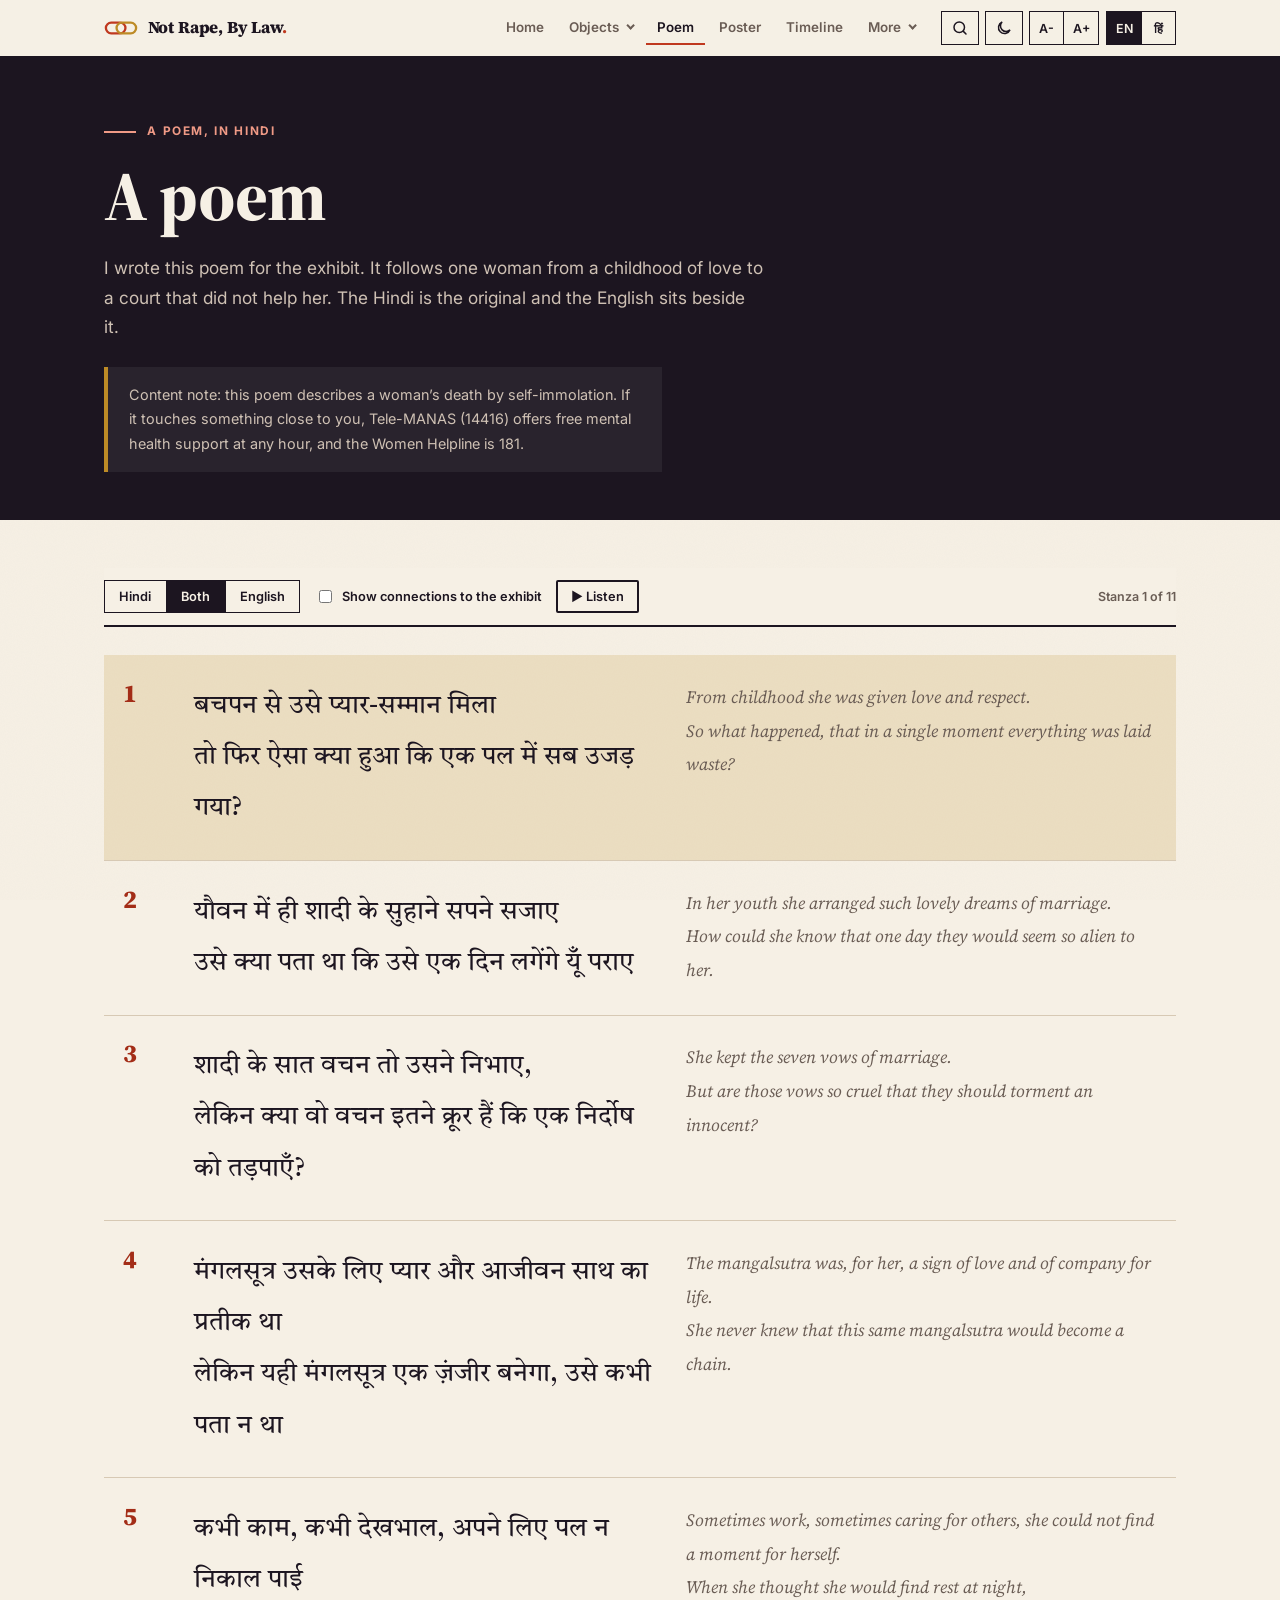
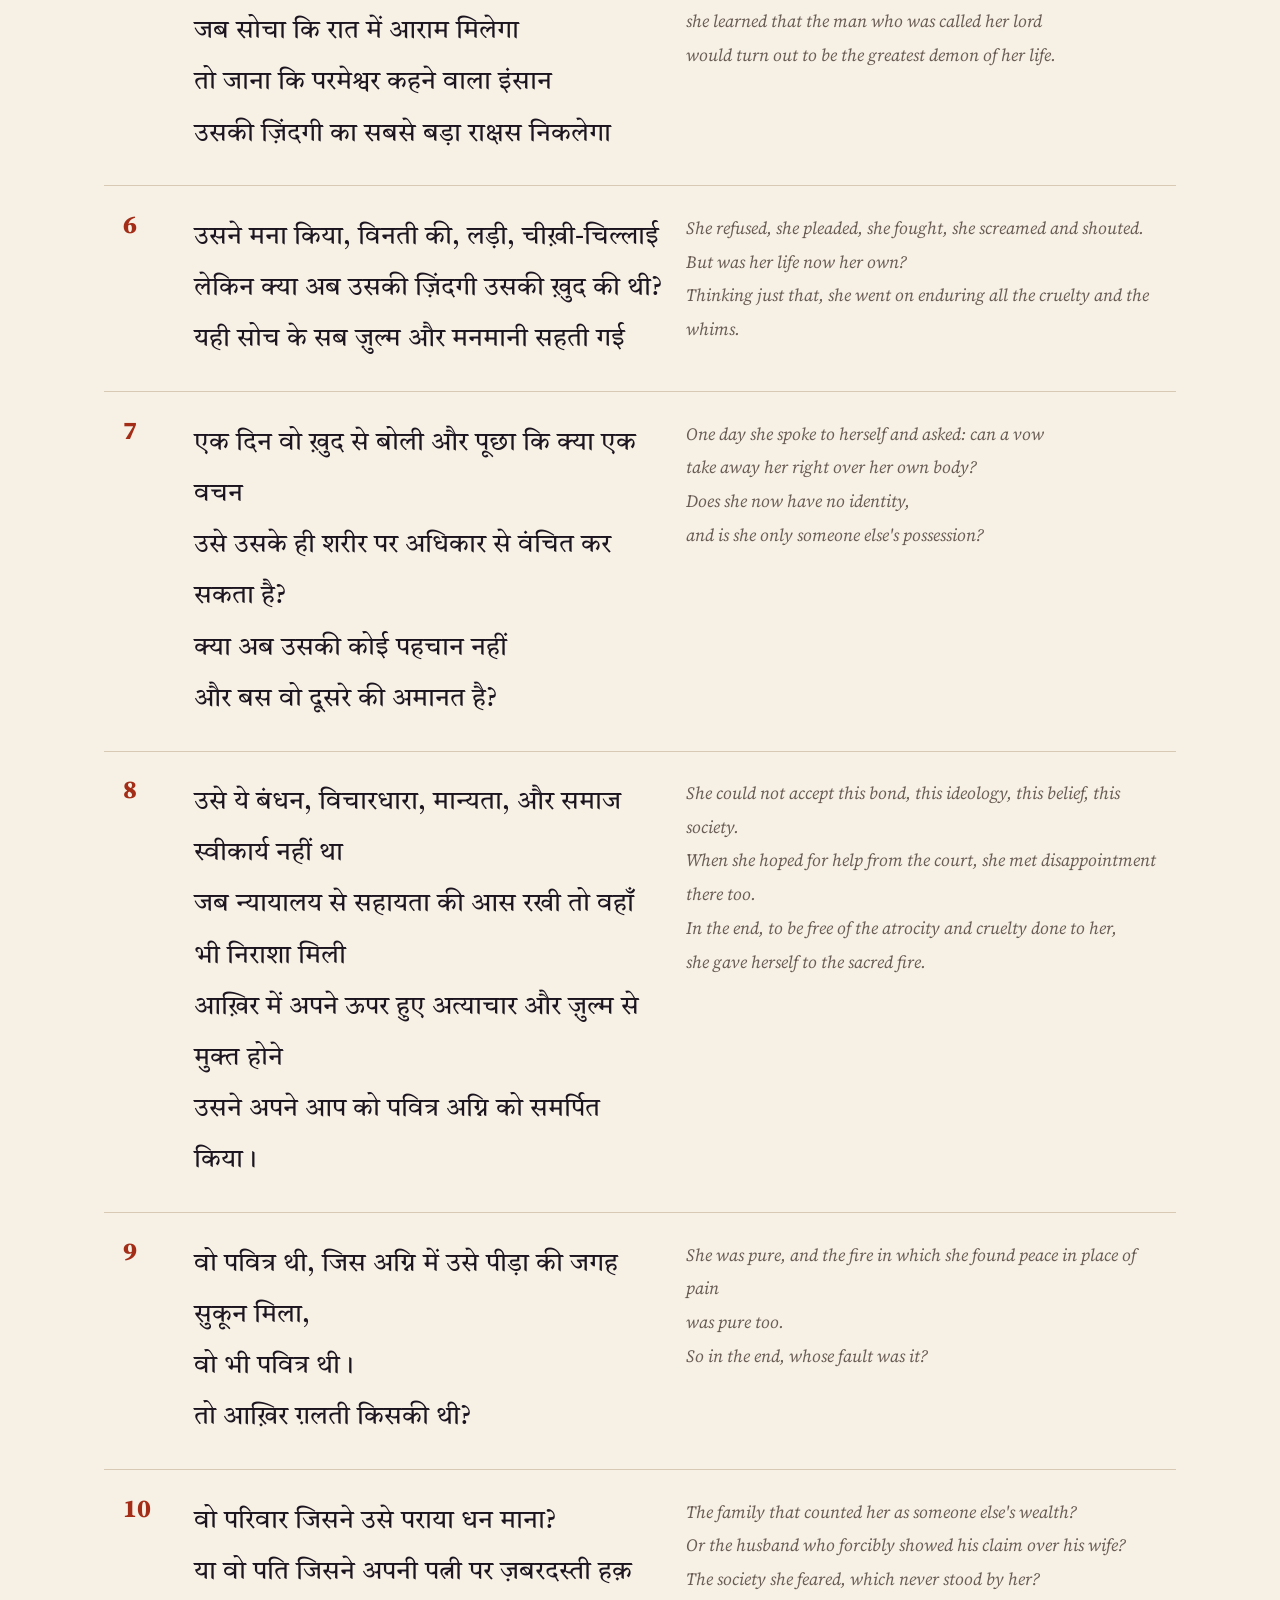
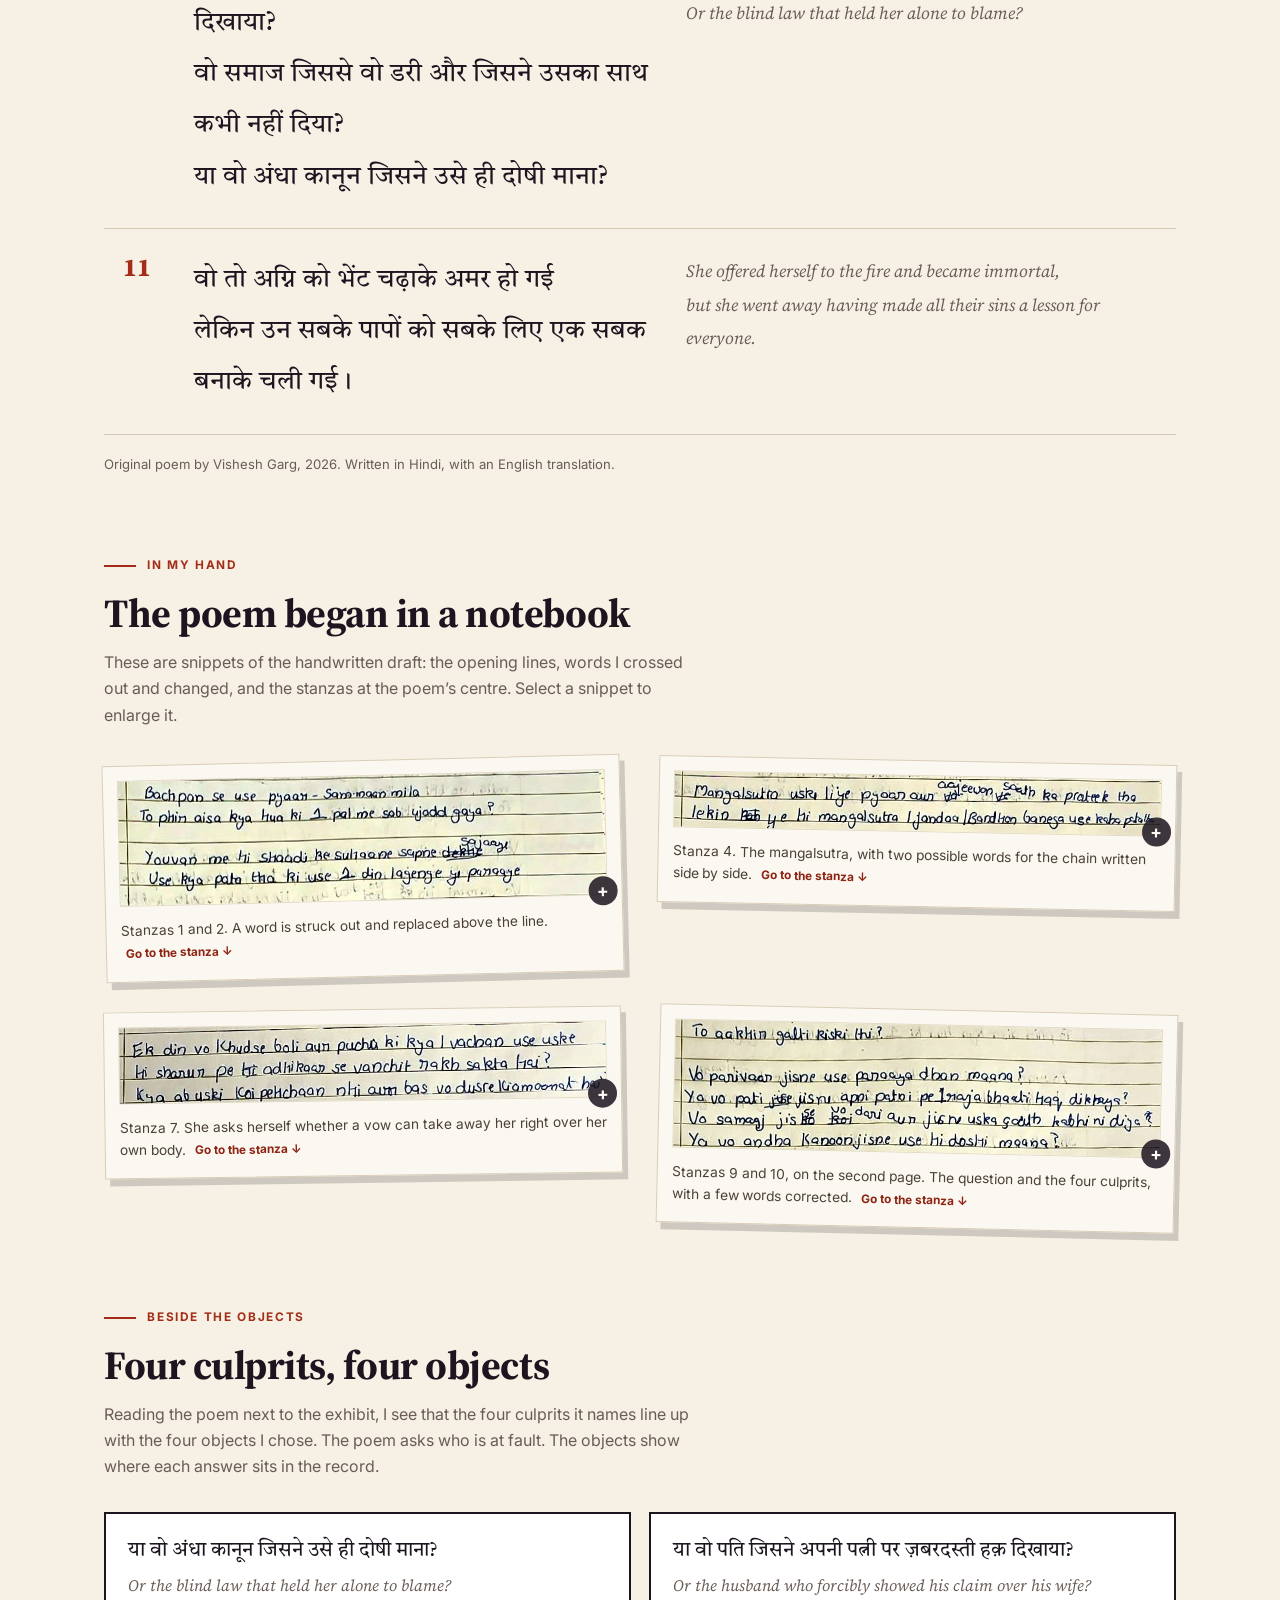
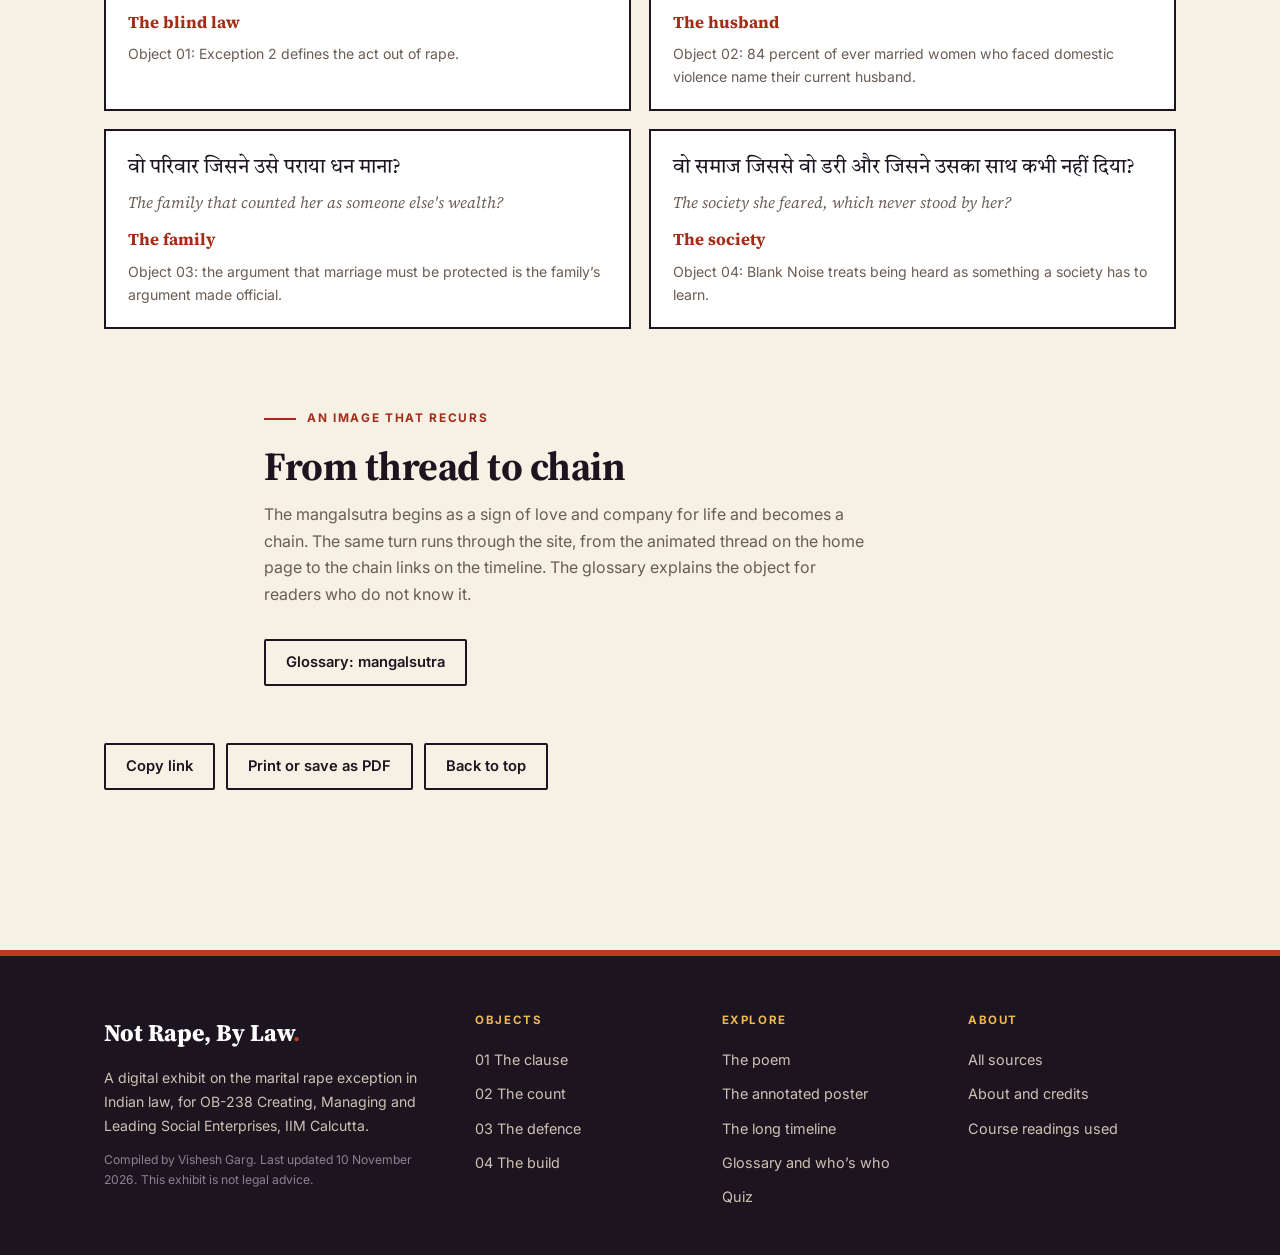
<file: poem.html>
<!DOCTYPE html>
<html lang="en" data-ui="en" data-theme="light">
<head>
<meta charset="UTF-8">
<meta name="viewport" content="width=device-width, initial-scale=1, viewport-fit=cover">
<title>A poem | Not Rape, By Law</title>
<meta name="description" content="A Hindi poem written for the exhibit, with an English translation, read-aloud and links to the objects. Includes a content note.">
<meta name="theme-color" content="#1C1520">
<link rel="canonical" href="https://visheshg36.github.io/CMLSE/poem.html">
<meta property="og:type" content="website"><meta property="og:site_name" content="Not Rape, By Law">
<meta property="og:title" content="A poem | Not Rape, By Law"><meta property="og:description" content="A Hindi poem written for the exhibit, with an English translation, read-aloud and links to the objects. Includes a content note.">
<meta property="og:url" content="https://visheshg36.github.io/CMLSE/poem.html"><meta property="og:image" content="https://visheshg36.github.io/CMLSE/poster.jpg">
<meta name="twitter:card" content="summary_large_image">
<link rel="icon" href="data:image/svg+xml,%3Csvg xmlns=%27http://www.w3.org/2000/svg%27 viewBox=%270 0 32 32%27%3E%3Crect width=%2732%27 height=%2732%27 rx=%276%27 fill=%27%231C1520%27/%3E%3Crect x=%273%27 y=%2711%27 width=%2718%27 height=%2710%27 rx=%275%27 fill=%27none%27 stroke=%27%23C0391F%27 stroke-width=%272.6%27/%3E%3Crect x=%2711%27 y=%2711%27 width=%2718%27 height=%2710%27 rx=%275%27 fill=%27none%27 stroke=%27%23BD8B26%27 stroke-width=%272.6%27/%3E%3C/svg%3E">
<link rel="preconnect" href="https://fonts.googleapis.com">
<link rel="preconnect" href="https://fonts.gstatic.com" crossorigin>
<link href="https://fonts.googleapis.com/css2?family=Source+Serif+4:ital,opsz,wght@0,8..60,400;0,8..60,600;0,8..60,700;0,8..60,800;1,8..60,400;1,8..60,600&family=Inter:wght@400;500;600;700&family=Tiro+Devanagari+Hindi:ital@0;1&display=swap" rel="stylesheet">
<link rel="stylesheet" href="styles.css">
<script>(function(){var d=document.documentElement;try{var l=localStorage.getItem('exhibit-lang'),t=localStorage.getItem('exhibit-theme'),f=localStorage.getItem('exhibit-fs');d.dataset.ui=(l==='hi')?'hi':'en';if(!t&&window.matchMedia&&matchMedia('(prefers-color-scheme: dark)').matches)t='dark';d.dataset.theme=(t==='dark')?'dark':'light';if(f)d.style.setProperty('--fs',f+'%');}catch(e){d.dataset.ui='en';d.dataset.theme='light';}})();</script>
<noscript><style>[data-lang="hi"]{display:none!important}.rv{opacity:1!important;transform:none!important}</style></noscript>
</head>
<body data-page="poem.html" class="poem">
<a class="skip" href="#main"><span data-lang="en">Skip to content</span><span data-lang="hi">सामग्री पर जाएँ</span></a>
<header class="hdr" id="hdr">
 <div class="hdr-in wrap">
  <a class="brand" href="index.html" aria-label="Not Rape, By Law. Home"><svg class="brand-mark" viewBox="0 0 38 18" width="34" height="16" fill="none" stroke-width="2.6" aria-hidden="true"><rect x="2" y="3" width="22" height="12" rx="6" stroke="#C0391F"/><rect x="14" y="3" width="22" height="12" rx="6" stroke="#BD8B26"/></svg><span class="brand-t">Not Rape, By Law<span class="dot">.</span></span></a>
  <nav class="nav" id="nav" aria-label="Main">
   <a class="nl" href="index.html"><span data-lang="en">Home</span><span data-lang="hi">मुखपृष्ठ</span></a>
   <div class="dd" data-dd><button class="nl dd-b" type="button" aria-expanded="false" aria-haspopup="true"><span data-lang="en">Objects</span><span data-lang="hi">वस्तुएँ</span></button><div class="dd-m" role="menu"><a role="menuitem" href="object-01.html"><b>01</b><span data-lang="en">The clause</span><span data-lang="hi">धारा</span></a><a role="menuitem" href="object-02.html"><b>02</b><span data-lang="en">The count</span><span data-lang="hi">गिनती</span></a><a role="menuitem" href="object-03.html"><b>03</b><span data-lang="en">The defence</span><span data-lang="hi">बचाव</span></a><a role="menuitem" href="object-04.html"><b>04</b><span data-lang="en">The build</span><span data-lang="hi">निर्माण</span></a></div></div>
   <a class="nl on" href="poem.html"><span data-lang="en">Poem</span><span data-lang="hi">कविता</span></a>
   <a class="nl" href="poster.html"><span data-lang="en">Poster</span><span data-lang="hi">पोस्टर</span></a>
   <a class="nl" href="timeline.html"><span data-lang="en">Timeline</span><span data-lang="hi">समयरेखा</span></a>
   <div class="dd" data-dd><button class="nl dd-b" type="button" aria-expanded="false" aria-haspopup="true"><span data-lang="en">More</span><span data-lang="hi">और</span></button><div class="dd-m" role="menu"><a role="menuitem" href="glossary.html"><span data-lang="en">Glossary and who’s who</span><span data-lang="hi">शब्दावली और कौन-कौन</span></a><a role="menuitem" href="quiz.html"><span data-lang="en">Quiz</span><span data-lang="hi">क्विज़</span></a><a role="menuitem" href="sources.html"><span data-lang="en">Sources</span><span data-lang="hi">स्रोत</span></a><a role="menuitem" href="about.html"><span data-lang="en">About and credits</span><span data-lang="hi">परिचय और श्रेय</span></a></div></div>
  </nav>
  <div class="tools">
   <button class="tb" id="b-search" type="button" aria-label="Search the exhibit" title="Search (press /)"><svg viewBox="0 0 24 24" width="18" height="18" fill="none" stroke="currentColor" stroke-width="2" stroke-linecap="round" aria-hidden="true"><circle cx="11" cy="11" r="7"/><path d="M20 20l-3.5-3.5"/></svg></button>
   <button class="tb" id="b-theme" type="button" aria-label="Switch light and dark" title="Light or dark"><svg viewBox="0 0 24 24" width="18" height="18" fill="none" stroke="currentColor" stroke-width="2" stroke-linecap="round" aria-hidden="true"><path d="M20 14.5A8 8 0 1 1 9.5 4a6.5 6.5 0 0 0 10.5 10.5z"/></svg></button>
   <div class="fs" role="group" aria-label="Text size"><button id="b-fsm" type="button" aria-label="Smaller text">A-</button><button id="b-fsp" type="button" aria-label="Larger text">A+</button></div>
   <div class="lang" role="group" aria-label="Language"><button id="btn-en" type="button">EN</button><button id="btn-hi" type="button">हिं</button></div>
   <button class="burger" id="b-burger" type="button" aria-label="Menu" aria-expanded="false" aria-controls="nav"><span></span><span></span><span></span></button>
  </div>
 </div>
 <div class="prog" id="prog" aria-hidden="true"></div>
</header>
<main id="main">
<section class="poem-hero"><div class="wrap">
 <p class="eyebrow dark"><span data-lang="en">A poem, in Hindi</span><span data-lang="hi">एक कविता, हिंदी में</span></p>
 <h1 data-lang="en">A poem</h1><h1 data-lang="hi">एक कविता</h1>
 <p class="dek" data-lang="en">I wrote this poem for the exhibit. It follows one woman from a childhood of love to a court that did not help her. The Hindi is the original and the English sits beside it.</p><p class="dek" data-lang="hi">मैंने यह कविता इस प्रदर्शनी के लिए लिखी। यह एक महिला का पीछा करती है, बचपन के प्यार से उस अदालत तक जिसने उसकी मदद नहीं की। हिंदी मूल है और अंग्रेज़ी उसके बगल में है।</p>
 <div class="cnote"><div data-lang="en">Content note: this poem describes a woman’s death by self-immolation. If it touches something close to you, Tele-MANAS (14416) offers free mental health support at any hour, and the Women Helpline is 181.</div><div data-lang="hi">सूचना: इस कविता में एक महिला की आत्मदाह से मृत्यु का वर्णन है। यदि यह आपके किसी अपने अनुभव को छूती है, तो टेली-मानस (14416) किसी भी समय निःशुल्क मानसिक स्वास्थ्य सहायता देता है, और महिला हेल्पलाइन 181 है।</div></div>
</div></section><section class="sec rv sec-poem" id="read"><div class="wrap "><div class="w poem-w" data-widget="poem" data-src="d-poem" id="w-poem" ></div><script type="application/json" id="d-poem">{"stanzas": [{"hi": ["बचपन से उसे प्यार-सम्मान मिला", "तो फिर ऐसा क्या हुआ कि एक पल में सब उजड़ गया?"], "en": ["From childhood she was given love and respect.", "So what happened, that in a single moment everything was laid waste?"], "links": []}, {"hi": ["यौवन में ही शादी के सुहाने सपने सजाए", "उसे क्या पता था कि उसे एक दिन लगेंगे यूँ पराए"], "en": ["In her youth she arranged such lovely dreams of marriage.", "How could she know that one day they would seem so alien to her."], "links": []}, {"hi": ["शादी के सात वचन तो उसने निभाए,", "लेकिन क्या वो वचन इतने क्रूर हैं कि एक निर्दोष को तड़पाएँ?"], "en": ["She kept the seven vows of marriage.", "But are those vows so cruel that they should torment an innocent?"], "links": [{"h": "object-01.html#clause", "l": {"en": "Object 01: the clause", "hi": "वस्तु 01: धारा"}}]}, {"hi": ["मंगलसूत्र उसके लिए प्यार और आजीवन साथ का प्रतीक था", "लेकिन यही मंगलसूत्र एक ज़ंजीर बनेगा, उसे कभी पता न था"], "en": ["The mangalsutra was, for her, a sign of love and of company for life.", "She never knew that this same mangalsutra would become a chain."], "links": [{"h": "glossary.html#g-mangalsutra", "l": {"en": "Glossary: mangalsutra", "hi": "शब्दावली: मंगलसूत्र"}}]}, {"hi": ["कभी काम, कभी देखभाल, अपने लिए पल न निकाल पाई", "जब सोचा कि रात में आराम मिलेगा", "तो जाना कि परमेश्वर कहने वाला इंसान", "उसकी ज़िंदगी का सबसे बड़ा राक्षस निकलेगा"], "en": ["Sometimes work, sometimes caring for others, she could not find a moment for herself.", "When she thought she would find rest at night,", "she learned that the man who was called her lord", "would turn out to be the greatest demon of her life."], "links": [{"h": "object-02.html#asked", "l": {"en": "Object 02: what the survey asked", "hi": "वस्तु 02: सर्वेक्षण ने क्या पूछा"}}]}, {"hi": ["उसने मना किया, विनती की, लड़ी, चीख़ी-चिल्लाई", "लेकिन क्या अब उसकी ज़िंदगी उसकी ख़ुद की थी?", "यही सोच के सब ज़ुल्म और मनमानी सहती गई"], "en": ["She refused, she pleaded, she fought, she screamed and shouted.", "But was her life now her own?", "Thinking just that, she went on enduring all the cruelty and the whims."], "links": []}, {"hi": ["एक दिन वो ख़ुद से बोली और पूछा कि क्या एक वचन", "उसे उसके ही शरीर पर अधिकार से वंचित कर सकता है?", "क्या अब उसकी कोई पहचान नहीं", "और बस वो दूसरे की अमानत है?"], "en": ["One day she spoke to herself and asked: can a vow", "take away her right over her own body?", "Does she now have no identity,", "and is she only someone else's possession?"], "links": [{"h": "object-01.html#reading", "l": {"en": "Object 01: hooks on patriarchy", "hi": "वस्तु 01: हुक्स और पितृसत्ता"}}]}, {"hi": ["उसे ये बंधन, विचारधारा, मान्यता, और समाज स्वीकार्य नहीं था", "जब न्यायालय से सहायता की आस रखी तो वहाँ भी निराशा मिली", "आख़िर में अपने ऊपर हुए अत्याचार और ज़ुल्म से मुक्त होने", "उसने अपने आप को पवित्र अग्नि को समर्पित किया।"], "en": ["She could not accept this bond, this ideology, this belief, this society.", "When she hoped for help from the court, she met disappointment there too.", "In the end, to be free of the atrocity and cruelty done to her,", "she gave herself to the sacred fire."], "links": [{"h": "object-03.html#record", "l": {"en": "Object 03: the record", "hi": "वस्तु 03: रिकॉर्ड"}}]}, {"hi": ["वो पवित्र थी, जिस अग्नि में उसे पीड़ा की जगह सुकून मिला,", "वो भी पवित्र थी।", "तो आख़िर ग़लती किसकी थी?"], "en": ["She was pure, and the fire in which she found peace in place of pain", "was pure too.", "So in the end, whose fault was it?"], "links": []}, {"hi": ["वो परिवार जिसने उसे पराया धन माना?", "या वो पति जिसने अपनी पत्नी पर ज़बरदस्ती हक़ दिखाया?", "वो समाज जिससे वो डरी और जिसने उसका साथ कभी नहीं दिया?", "या वो अंधा कानून जिसने उसे ही दोषी माना?"], "en": ["The family that counted her as someone else's wealth?", "Or the husband who forcibly showed his claim over his wife?", "The society she feared, which never stood by her?", "Or the blind law that held her alone to blame?"], "links": [{"h": "object-03.html#arguments", "l": {"en": "Family and marriage: Object 03", "hi": "परिवार और विवाह: वस्तु 03"}}, {"h": "object-02.html#asked", "l": {"en": "The husband: Object 02", "hi": "पति: वस्तु 02"}}, {"h": "object-04.html#doubts", "l": {"en": "Society: Object 04", "hi": "समाज: वस्तु 04"}}, {"h": "object-01.html#clause", "l": {"en": "The law: Object 01", "hi": "कानून: वस्तु 01"}}]}, {"hi": ["वो तो अग्नि को भेंट चढ़ाके अमर हो गई", "लेकिन उन सबके पापों को सबके लिए एक सबक बनाके चली गई।"], "en": ["She offered herself to the fire and became immortal,", "but she went away having made all their sins a lesson for everyone."], "links": []}], "ui": {"mode": {"en": "View", "hi": "दृश्य"}, "both": {"en": "Both", "hi": "दोनों"}, "hi": {"en": "Hindi", "hi": "हिंदी"}, "en": {"en": "English", "hi": "अंग्रेज़ी"}, "conn": {"en": "Show connections to the exhibit", "hi": "प्रदर्शनी से जुड़ाव दिखाइए"}, "listen": {"en": "Listen", "hi": "सुनें"}, "stop": {"en": "Stop", "hi": "रोकें"}, "stanza": {"en": "Stanza", "hi": "पद"}, "of": {"en": "of", "hi": "में से"}, "nov": {"en": "Your browser has no Hindi voice installed, so the reading may use another voice.", "hi": "आपके ब्राउज़र में हिंदी आवाज़ नहीं है, इसलिए पाठ किसी और आवाज़ में हो सकता है।"}}}</script></div></section><div class="wrap"><p class="poem-credit"><span data-lang="en">Original poem by Vishesh Garg, 2026. Written in Hindi, with an English translation.</span><span data-lang="hi">मौलिक कविता: विशेष गर्ग, 2026। हिंदी में लिखी गई, अंग्रेज़ी अनुवाद सहित।</span></p></div><section class="sec rv " id="hand"><div class="wrap "><div class="sec-head"><p class="eyebrow"><span data-lang="en">In my hand</span><span data-lang="hi">मेरे हाथ से</span></p><h2 data-lang="en">The poem began in a notebook</h2><h2 data-lang="hi">कविता एक नोटबुक में शुरू हुई</h2><p class="sub" data-lang="en">These are snippets of the handwritten draft: the opening lines, words I crossed out and changed, and the stanzas at the poem’s centre. Select a snippet to enlarge it.</p><p class="sub" data-lang="hi">ये हाथ से लिखे मसौदे के अंश हैं: शुरुआती पंक्तियाँ, मेरे काटे और बदले हुए शब्द, और कविता के केंद्र के पद। बड़ा करने के लिए किसी अंश को चुनिए।</p></div><div class="hand-grid"><figure class="hand-card rv" style="--r:-1.4deg"><button type="button" class="hand-b" data-lb="hand-s1.jpg" data-cap-en="Stanzas 1 and 2. A word is struck out and replaced above the line." data-cap-hi="पद 1 और 2। एक शब्द कटा है और उसकी जगह उसके ऊपर दूसरा लिखा है।" aria-label="Stanzas 1 and 2. A word is struck out and replaced above the line."><img src="hand-s1.jpg" width="706" height="180" alt="Handwritten notebook lines in Roman Hindi: the first two stanzas of the poem, with one word crossed out and replaced above the line." loading="lazy"><span class="hand-zoom" aria-hidden="true">+</span></button><figcaption><span data-lang="en">Stanzas 1 and 2. A word is struck out and replaced above the line.</span><span data-lang="hi">पद 1 और 2। एक शब्द कटा है और उसकी जगह उसके ऊपर दूसरा लिखा है।</span> <a class="hand-st" href="#st-1"><span data-lang="en">Go to the stanza</span><span data-lang="hi">इस पद पर जाएँ</span> &darr;</a></figcaption></figure><figure class="hand-card rv" style="--r:1.1deg"><button type="button" class="hand-b" data-lb="hand-s2.jpg" data-cap-en="Stanza 4. The mangalsutra, with two possible words for the chain written side by side." data-cap-hi="पद 4। मंगलसूत्र, और ज़ंजीर के लिए दो संभावित शब्द साथ-साथ लिखे हैं।" aria-label="Stanza 4. The mangalsutra, with two possible words for the chain written side by side."><img src="hand-s2.jpg" width="716" height="80" alt="Handwritten notebook lines in Roman Hindi: the stanza about the mangalsutra, with two alternative words separated by a slash." loading="lazy"><span class="hand-zoom" aria-hidden="true">+</span></button><figcaption><span data-lang="en">Stanza 4. The mangalsutra, with two possible words for the chain written side by side.</span><span data-lang="hi">पद 4। मंगलसूत्र, और ज़ंजीर के लिए दो संभावित शब्द साथ-साथ लिखे हैं।</span> <a class="hand-st" href="#st-4"><span data-lang="en">Go to the stanza</span><span data-lang="hi">इस पद पर जाएँ</span> &darr;</a></figcaption></figure><figure class="hand-card rv" style="--r:-0.8deg"><button type="button" class="hand-b" data-lb="hand-s3.jpg" data-cap-en="Stanza 7. She asks herself whether a vow can take away her right over her own body." data-cap-hi="पद 7। वह खुद से पूछती है कि क्या एक वचन उससे उसके अपने शरीर पर अधिकार छीन सकता है।" aria-label="Stanza 7. She asks herself whether a vow can take away her right over her own body."><img src="hand-s3.jpg" width="716" height="110" alt="Handwritten notebook lines in Roman Hindi: the stanza in which she asks whether a vow can take away her right over her own body." loading="lazy"><span class="hand-zoom" aria-hidden="true">+</span></button><figcaption><span data-lang="en">Stanza 7. She asks herself whether a vow can take away her right over her own body.</span><span data-lang="hi">पद 7। वह खुद से पूछती है कि क्या एक वचन उससे उसके अपने शरीर पर अधिकार छीन सकता है।</span> <a class="hand-st" href="#st-7"><span data-lang="en">Go to the stanza</span><span data-lang="hi">इस पद पर जाएँ</span> &darr;</a></figcaption></figure><figure class="hand-card rv" style="--r:1.3deg"><button type="button" class="hand-b" data-lb="hand-s4.jpg" data-cap-en="Stanzas 9 and 10, on the second page. The question and the four culprits, with a few words corrected." data-cap-hi="पद 9 और 10, दूसरे पन्ने पर। सवाल और चारों दोषी, कुछ शब्द सुधारे हुए।" aria-label="Stanzas 9 and 10, on the second page. The question and the four culprits, with a few words corrected."><img src="hand-s4.jpg" width="714" height="186" alt="Handwritten notebook lines in Roman Hindi: the question whose fault it was, and the four culprits, with a few words corrected." loading="lazy"><span class="hand-zoom" aria-hidden="true">+</span></button><figcaption><span data-lang="en">Stanzas 9 and 10, on the second page. The question and the four culprits, with a few words corrected.</span><span data-lang="hi">पद 9 और 10, दूसरे पन्ने पर। सवाल और चारों दोषी, कुछ शब्द सुधारे हुए।</span> <a class="hand-st" href="#st-9"><span data-lang="en">Go to the stanza</span><span data-lang="hi">इस पद पर जाएँ</span> &darr;</a></figcaption></figure></div></div></section><section class="sec rv " id="notes"><div class="wrap "><div class="sec-head"><p class="eyebrow"><span data-lang="en">Beside the objects</span><span data-lang="hi">वस्तुओं के बगल में</span></p><h2 data-lang="en">Four culprits, four objects</h2><h2 data-lang="hi">चार दोषी, चार वस्तुएँ</h2><p class="sub" data-lang="en">Reading the poem next to the exhibit, I see that the four culprits it names line up with the four objects I chose. The poem asks who is at fault. The objects show where each answer sits in the record.</p><p class="sub" data-lang="hi">कविता को प्रदर्शनी के बगल में रखकर पढ़ने पर मुझे दिखता है कि उसके नाम लिए चारों दोषी मेरी चुनी चारों वस्तुओं से मेल खाते हैं। कविता पूछती है कि दोष किसका है। वस्तुएँ दिखाती हैं कि हर जवाब रिकॉर्ड में कहाँ बैठता है।</p></div><div class="culps"><a class="culp rv" href="object-01.html#clause"><span class="culp-hi" lang="hi">या वो अंधा कानून जिसने उसे ही दोषी माना?</span><span class="culp-en" data-lang="en">Or the blind law that held her alone to blame?</span><b><span data-lang="en">The blind law</span><span data-lang="hi">अंधा कानून</span></b><span><span data-lang="en">Object 01: Exception 2 defines the act out of rape.</span><span data-lang="hi">वस्तु 01: अपवाद 2 कृत्य को बलात्कार की परिभाषा से बाहर कर देता है।</span></span></a><a class="culp rv" href="object-02.html#asked"><span class="culp-hi" lang="hi">या वो पति जिसने अपनी पत्नी पर ज़बरदस्ती हक़ दिखाया?</span><span class="culp-en" data-lang="en">Or the husband who forcibly showed his claim over his wife?</span><b><span data-lang="en">The husband</span><span data-lang="hi">पति</span></b><span><span data-lang="en">Object 02: 84 percent of ever married women who faced domestic violence name their current husband.</span><span data-lang="hi">वस्तु 02: घरेलू हिंसा झेलने वाली विवाहित महिलाओं में 84 प्रतिशत अपने वर्तमान पति को अपराधी बताती हैं।</span></span></a><a class="culp rv" href="object-03.html#arguments"><span class="culp-hi" lang="hi">वो परिवार जिसने उसे पराया धन माना?</span><span class="culp-en" data-lang="en">The family that counted her as someone else's wealth?</span><b><span data-lang="en">The family</span><span data-lang="hi">परिवार</span></b><span><span data-lang="en">Object 03: the argument that marriage must be protected is the family’s argument made official.</span><span data-lang="hi">वस्तु 03: विवाह को बचाने का तर्क परिवार का तर्क है जिसे आधिकारिक बना दिया गया।</span></span></a><a class="culp rv" href="object-04.html#doubts"><span class="culp-hi" lang="hi">वो समाज जिससे वो डरी और जिसने उसका साथ कभी नहीं दिया?</span><span class="culp-en" data-lang="en">The society she feared, which never stood by her?</span><b><span data-lang="en">The society</span><span data-lang="hi">समाज</span></b><span><span data-lang="en">Object 04: Blank Noise treats being heard as something a society has to learn.</span><span data-lang="hi">वस्तु 04: ब्लैंक नॉइज़ सुने जाने को ऐसी चीज़ मानता है जो समाज को सीखनी है।</span></span></a></div></div></section><section class="sec rv " id="chain"><div class="wrap narrow"><div class="sec-head"><p class="eyebrow"><span data-lang="en">An image that recurs</span><span data-lang="hi">एक छवि जो लौटती है</span></p><h2 data-lang="en">From thread to chain</h2><h2 data-lang="hi">धागे से ज़ंजीर तक</h2><p class="sub" data-lang="en">The mangalsutra begins as a sign of love and company for life and becomes a chain. The same turn runs through the site, from the animated thread on the home page to the chain links on the timeline. The glossary explains the object for readers who do not know it.</p><p class="sub" data-lang="hi">मंगलसूत्र प्यार और आजीवन साथ के प्रतीक के रूप में शुरू होता है और ज़ंजीर बन जाता है। यही मोड़ पूरी साइट में चलता है, मुखपृष्ठ के एनिमेटेड धागे से लेकर समयरेखा की ज़ंजीर की कड़ियों तक। शब्दावली उन पाठकों के लिए इस वस्तु को समझाती है जो इसे नहीं जानते।</p></div><p><a class="btn ghost" href="glossary.html#g-mangalsutra"><span data-lang="en">Glossary: mangalsutra</span><span data-lang="hi">शब्दावली: मंगलसूत्र</span></a></p></div></section><div class="sharebar rv"><div class="wrap"><button type="button" class="btn ghost" data-share><span data-lang="en">Copy link</span><span data-lang="hi">लिंक कॉपी करें</span></button><button type="button" class="btn ghost" data-print><span data-lang="en">Print or save as PDF</span><span data-lang="hi">प्रिंट करें या PDF सहेजें</span></button><button type="button" class="btn ghost" data-top><span data-lang="en">Back to top</span><span data-lang="hi">ऊपर जाएँ</span></button></div></div>
</main>
<footer class="ftr">
 <div class="wrap ftr-grid">
  <div class="ftr-brand">
   <p class="ftr-logo">Not Rape, By Law<span class="dot">.</span></p>
   <p class="ftr-line"><span data-lang="en">A digital exhibit on the marital rape exception in Indian law, for OB-238 Creating, Managing and Leading Social Enterprises, IIM Calcutta.</span><span data-lang="hi">भारतीय कानून में वैवाहिक बलात्कार अपवाद पर एक डिजिटल प्रदर्शनी, OB-238 क्रिएटिंग, मैनेजिंग एंड लीडिंग सोशल एंटरप्राइजेज़, आईआईएम कलकत्ता के लिए।</span></p>
   <p class="ftr-small"><span data-lang="en">Compiled by Vishesh Garg. Last updated 10 November 2026. This exhibit is not legal advice.</span><span data-lang="hi">विशेष गर्ग द्वारा संकलित। अंतिम अद्यतन 10 November 2026। यह प्रदर्शनी कानूनी सलाह नहीं है।</span></p>
  </div>
  <div><h3><span data-lang="en">Objects</span><span data-lang="hi">वस्तुएँ</span></h3><ul><li><a href="object-01.html">01 <span data-lang="en">The clause</span><span data-lang="hi">धारा</span></a></li><li><a href="object-02.html">02 <span data-lang="en">The count</span><span data-lang="hi">गिनती</span></a></li><li><a href="object-03.html">03 <span data-lang="en">The defence</span><span data-lang="hi">बचाव</span></a></li><li><a href="object-04.html">04 <span data-lang="en">The build</span><span data-lang="hi">निर्माण</span></a></li></ul></div>
  <div><h3><span data-lang="en">Explore</span><span data-lang="hi">खोजें</span></h3><ul><li><a href="poem.html"><span data-lang="en">The poem</span><span data-lang="hi">कविता</span></a></li><li><a href="poster.html"><span data-lang="en">The annotated poster</span><span data-lang="hi">टिप्पणी-सहित पोस्टर</span></a></li><li><a href="timeline.html"><span data-lang="en">The long timeline</span><span data-lang="hi">लंबी समयरेखा</span></a></li><li><a href="glossary.html"><span data-lang="en">Glossary and who’s who</span><span data-lang="hi">शब्दावली और कौन-कौन</span></a></li><li><a href="quiz.html"><span data-lang="en">Quiz</span><span data-lang="hi">क्विज़</span></a></li></ul></div>
  <div><h3><span data-lang="en">About</span><span data-lang="hi">परिचय</span></h3><ul><li><a href="sources.html"><span data-lang="en">All sources</span><span data-lang="hi">सभी स्रोत</span></a></li><li><a href="about.html"><span data-lang="en">About and credits</span><span data-lang="hi">परिचय और श्रेय</span></a></li><li><a href="index.html#about"><span data-lang="en">Course readings used</span><span data-lang="hi">इस्तेमाल की गई पठन-सामग्री</span></a></li></ul></div>
 </div>
</footer>
<div class="srch" id="srch" hidden role="dialog" aria-modal="true" aria-label="Search the exhibit">
 <div class="srch-box">
  <div class="srch-top"><svg viewBox="0 0 24 24" width="18" height="18" fill="none" stroke="currentColor" stroke-width="2" stroke-linecap="round" aria-hidden="true"><circle cx="11" cy="11" r="7"/><path d="M20 20l-3.5-3.5"/></svg><input id="srch-in" type="search" autocomplete="off" spellcheck="false" placeholder="Search the exhibit" aria-label="Search the exhibit"><button id="srch-x" type="button" aria-label="Close search">esc</button></div>
  <ul class="srch-list" id="srch-list" role="listbox"></ul>
  <p class="srch-foot" id="srch-foot"></p>
 </div>
</div>
<div class="toast" id="toast" role="status" aria-live="polite"></div>
<button class="totop" id="totop" type="button" aria-label="Back to top">&uarr;</button>
<script src="search-index.js"></script>
<script src="glossary-data.js"></script>
<script src="site.js"></script>
<script src="widgets.js"></script>

</body>
</html>
</file>
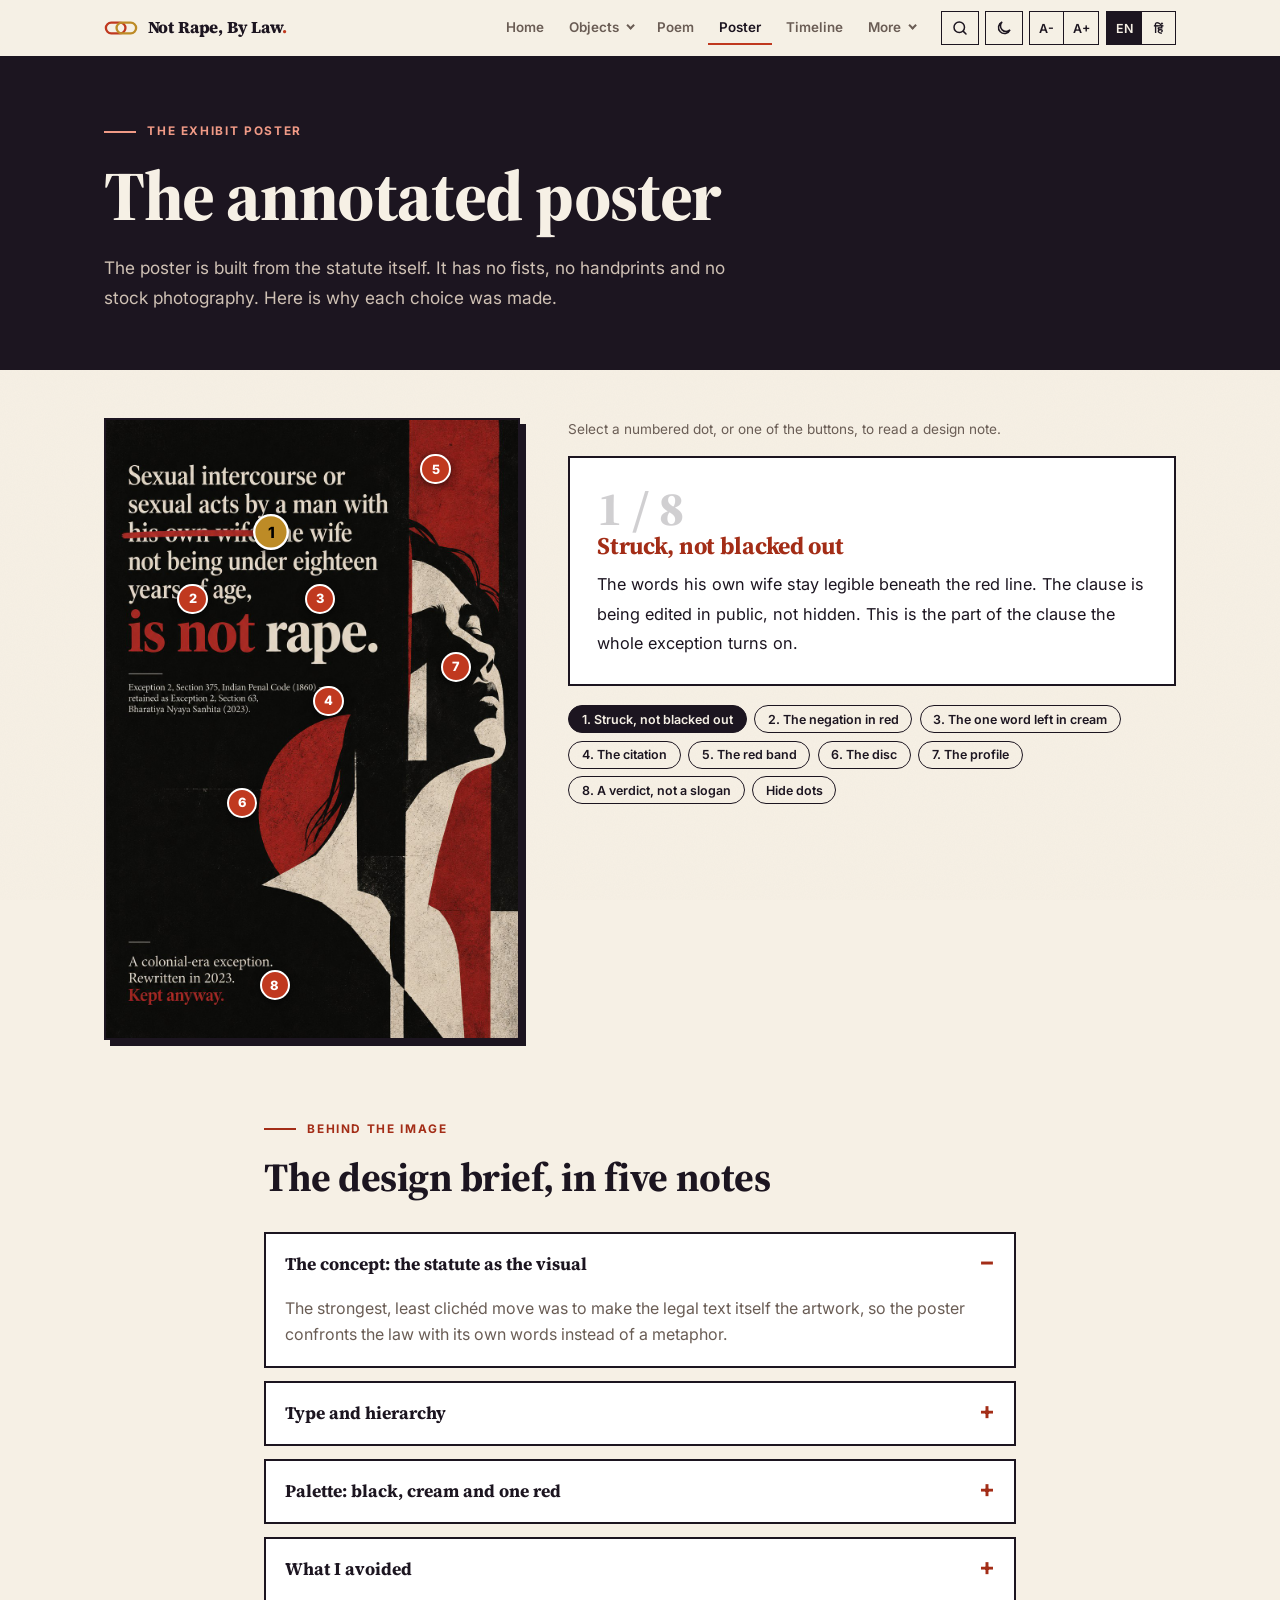
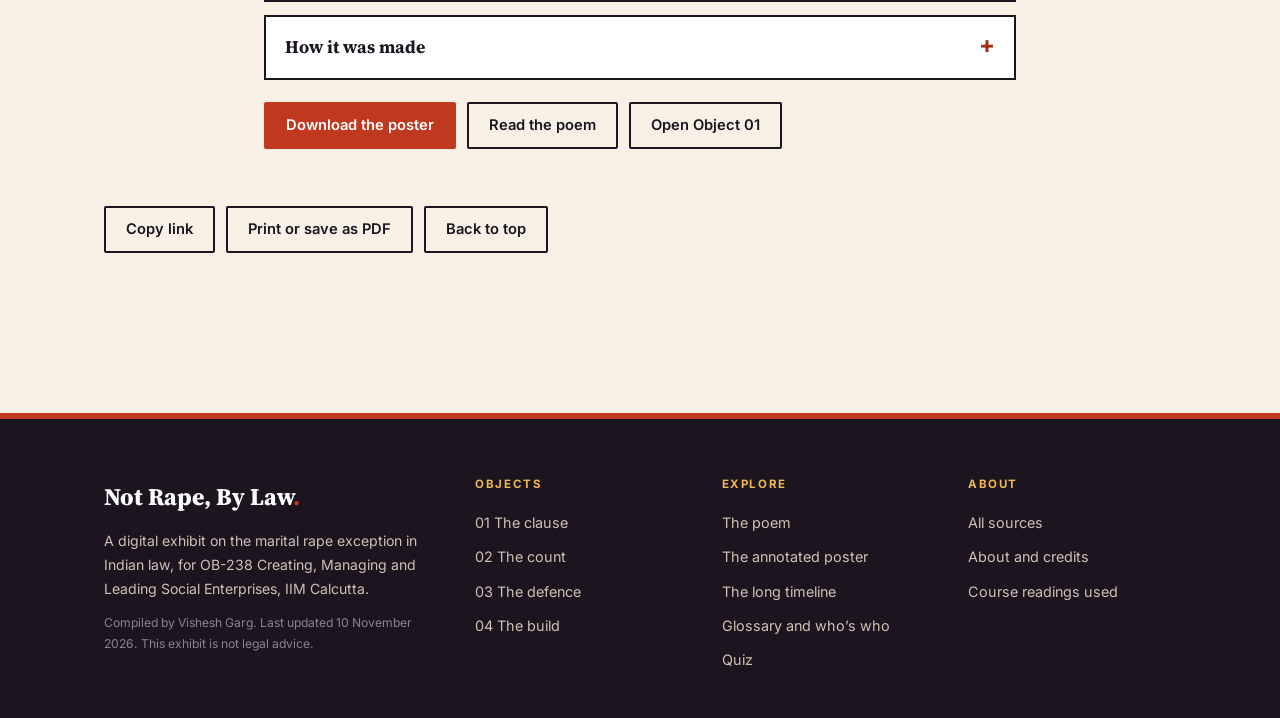
<file: poster.html>
<!DOCTYPE html>
<html lang="en" data-ui="en" data-theme="light">
<head>
<meta charset="UTF-8">
<meta name="viewport" content="width=device-width, initial-scale=1, viewport-fit=cover">
<title>The annotated poster | Not Rape, By Law</title>
<meta name="description" content="The exhibit poster with eight design notes on the image, the design brief and a download.">
<meta name="theme-color" content="#1C1520">
<link rel="canonical" href="https://visheshg36.github.io/CMLSE/poster.html">
<meta property="og:type" content="website"><meta property="og:site_name" content="Not Rape, By Law">
<meta property="og:title" content="The annotated poster | Not Rape, By Law"><meta property="og:description" content="The exhibit poster with eight design notes on the image, the design brief and a download.">
<meta property="og:url" content="https://visheshg36.github.io/CMLSE/poster.html"><meta property="og:image" content="https://visheshg36.github.io/CMLSE/poster.jpg">
<meta name="twitter:card" content="summary_large_image">
<link rel="icon" href="data:image/svg+xml,%3Csvg xmlns=%27http://www.w3.org/2000/svg%27 viewBox=%270 0 32 32%27%3E%3Crect width=%2732%27 height=%2732%27 rx=%276%27 fill=%27%231C1520%27/%3E%3Crect x=%273%27 y=%2711%27 width=%2718%27 height=%2710%27 rx=%275%27 fill=%27none%27 stroke=%27%23C0391F%27 stroke-width=%272.6%27/%3E%3Crect x=%2711%27 y=%2711%27 width=%2718%27 height=%2710%27 rx=%275%27 fill=%27none%27 stroke=%27%23BD8B26%27 stroke-width=%272.6%27/%3E%3C/svg%3E">
<link rel="preconnect" href="https://fonts.googleapis.com">
<link rel="preconnect" href="https://fonts.gstatic.com" crossorigin>
<link href="https://fonts.googleapis.com/css2?family=Source+Serif+4:ital,opsz,wght@0,8..60,400;0,8..60,600;0,8..60,700;0,8..60,800;1,8..60,400;1,8..60,600&family=Inter:wght@400;500;600;700&family=Tiro+Devanagari+Hindi:ital@0;1&display=swap" rel="stylesheet">
<link rel="stylesheet" href="styles.css">
<script>(function(){var d=document.documentElement;try{var l=localStorage.getItem('exhibit-lang'),t=localStorage.getItem('exhibit-theme'),f=localStorage.getItem('exhibit-fs');d.dataset.ui=(l==='hi')?'hi':'en';if(!t&&window.matchMedia&&matchMedia('(prefers-color-scheme: dark)').matches)t='dark';d.dataset.theme=(t==='dark')?'dark':'light';if(f)d.style.setProperty('--fs',f+'%');}catch(e){d.dataset.ui='en';d.dataset.theme='light';}})();</script>
<noscript><style>[data-lang="hi"]{display:none!important}.rv{opacity:1!important;transform:none!important}</style></noscript>
</head>
<body data-page="poster.html" class="poster">
<a class="skip" href="#main"><span data-lang="en">Skip to content</span><span data-lang="hi">सामग्री पर जाएँ</span></a>
<header class="hdr" id="hdr">
 <div class="hdr-in wrap">
  <a class="brand" href="index.html" aria-label="Not Rape, By Law. Home"><svg class="brand-mark" viewBox="0 0 38 18" width="34" height="16" fill="none" stroke-width="2.6" aria-hidden="true"><rect x="2" y="3" width="22" height="12" rx="6" stroke="#C0391F"/><rect x="14" y="3" width="22" height="12" rx="6" stroke="#BD8B26"/></svg><span class="brand-t">Not Rape, By Law<span class="dot">.</span></span></a>
  <nav class="nav" id="nav" aria-label="Main">
   <a class="nl" href="index.html"><span data-lang="en">Home</span><span data-lang="hi">मुखपृष्ठ</span></a>
   <div class="dd" data-dd><button class="nl dd-b" type="button" aria-expanded="false" aria-haspopup="true"><span data-lang="en">Objects</span><span data-lang="hi">वस्तुएँ</span></button><div class="dd-m" role="menu"><a role="menuitem" href="object-01.html"><b>01</b><span data-lang="en">The clause</span><span data-lang="hi">धारा</span></a><a role="menuitem" href="object-02.html"><b>02</b><span data-lang="en">The count</span><span data-lang="hi">गिनती</span></a><a role="menuitem" href="object-03.html"><b>03</b><span data-lang="en">The defence</span><span data-lang="hi">बचाव</span></a><a role="menuitem" href="object-04.html"><b>04</b><span data-lang="en">The build</span><span data-lang="hi">निर्माण</span></a></div></div>
   <a class="nl" href="poem.html"><span data-lang="en">Poem</span><span data-lang="hi">कविता</span></a>
   <a class="nl on" href="poster.html"><span data-lang="en">Poster</span><span data-lang="hi">पोस्टर</span></a>
   <a class="nl" href="timeline.html"><span data-lang="en">Timeline</span><span data-lang="hi">समयरेखा</span></a>
   <div class="dd" data-dd><button class="nl dd-b" type="button" aria-expanded="false" aria-haspopup="true"><span data-lang="en">More</span><span data-lang="hi">और</span></button><div class="dd-m" role="menu"><a role="menuitem" href="glossary.html"><span data-lang="en">Glossary and who’s who</span><span data-lang="hi">शब्दावली और कौन-कौन</span></a><a role="menuitem" href="quiz.html"><span data-lang="en">Quiz</span><span data-lang="hi">क्विज़</span></a><a role="menuitem" href="sources.html"><span data-lang="en">Sources</span><span data-lang="hi">स्रोत</span></a><a role="menuitem" href="about.html"><span data-lang="en">About and credits</span><span data-lang="hi">परिचय और श्रेय</span></a></div></div>
  </nav>
  <div class="tools">
   <button class="tb" id="b-search" type="button" aria-label="Search the exhibit" title="Search (press /)"><svg viewBox="0 0 24 24" width="18" height="18" fill="none" stroke="currentColor" stroke-width="2" stroke-linecap="round" aria-hidden="true"><circle cx="11" cy="11" r="7"/><path d="M20 20l-3.5-3.5"/></svg></button>
   <button class="tb" id="b-theme" type="button" aria-label="Switch light and dark" title="Light or dark"><svg viewBox="0 0 24 24" width="18" height="18" fill="none" stroke="currentColor" stroke-width="2" stroke-linecap="round" aria-hidden="true"><path d="M20 14.5A8 8 0 1 1 9.5 4a6.5 6.5 0 0 0 10.5 10.5z"/></svg></button>
   <div class="fs" role="group" aria-label="Text size"><button id="b-fsm" type="button" aria-label="Smaller text">A-</button><button id="b-fsp" type="button" aria-label="Larger text">A+</button></div>
   <div class="lang" role="group" aria-label="Language"><button id="btn-en" type="button">EN</button><button id="btn-hi" type="button">हिं</button></div>
   <button class="burger" id="b-burger" type="button" aria-label="Menu" aria-expanded="false" aria-controls="nav"><span></span><span></span><span></span></button>
  </div>
 </div>
 <div class="prog" id="prog" aria-hidden="true"></div>
</header>
<main id="main">
<section class="poem-hero poster-hero"><div class="wrap">
 <p class="eyebrow dark"><span data-lang="en">The exhibit poster</span><span data-lang="hi">प्रदर्शनी का पोस्टर</span></p>
 <h1 data-lang="en">The annotated poster</h1><h1 data-lang="hi">टिप्पणी-सहित पोस्टर</h1>
 <p class="dek" data-lang="en">The poster is built from the statute itself. It has no fists, no handprints and no stock photography. Here is why each choice was made.</p><p class="dek" data-lang="hi">पोस्टर संविधि से ही बना है। इसमें मुट्ठियाँ, हथेलियों के निशान या स्टॉक फ़ोटो नहीं हैं। हर चुनाव क्यों किया गया, यहाँ देखिए।</p>
</div></section><section class="sec rv sec-poster" id="view"><div class="wrap "><div class="w poster-w" data-widget="poster" data-src="d-poster" id="w-poster" ></div><script type="application/json" id="d-poster">{"hot": [{"x": 40, "y": 18.3, "n": 1, "h": {"en": "Struck, not blacked out", "hi": "काटा गया, पोता नहीं गया"}, "t": {"en": "The words his own wife stay legible beneath the red line. The clause is being edited in public, not hidden. This is the part of the clause the whole exception turns on.", "hi": "पत्नी और उसके पति से जुड़े शब्द लाल रेखा के नीचे पढ़े जा सकते हैं। धारा को सार्वजनिक रूप से संपादित किया जा रहा है, छिपाया नहीं जा रहा। पूरा अपवाद इसी हिस्से पर टिका है।"}}, {"x": 21, "y": 29, "n": 2, "h": {"en": "The negation in red", "hi": "लाल रंग में नकार"}, "t": {"en": "Only is not is set in red. The eye reads the negation first, because the negation is the law’s whole effect.", "hi": "केवल “is not” लाल रंग में है। आँख पहले नकार को पढ़ती है, क्योंकि नकार ही कानून का पूरा असर है।"}}, {"x": 52, "y": 29, "n": 3, "h": {"en": "The one word left in cream", "hi": "क्रीम रंग में बचा एक शब्द"}, "t": {"en": "Rape is set as large as the negation and in the same cream as the statute. It is the word the clause takes away, so I made it the heaviest word on the page.", "hi": "“Rape” शब्द नकार जितना ही बड़ा है और संविधि के रंग में है। यही वह शब्द है जिसे धारा छीन लेती है, इसलिए मैंने इसे पन्ने का सबसे भारी शब्द बनाया।"}}, {"x": 54, "y": 45.5, "n": 4, "h": {"en": "The citation", "hi": "हवाला"}, "t": {"en": "The source is cited in small type: Exception 2, Section 375, IPC (1860), retained as Section 63, BNS (2023). The poster argues with the law’s own words, not a paraphrase.", "hi": "स्रोत छोटे अक्षरों में दिया है: अपवाद 2, धारा 375, आईपीसी (1860), जो धारा 63, बीएनएस (2023) में बना रहा। पोस्टर कानून के अपने शब्दों से बहस करता है, किसी सार से नहीं।"}}, {"x": 80, "y": 8, "n": 5, "h": {"en": "The red band", "hi": "लाल पट्टी"}, "t": {"en": "A vertical band of red cuts the page, like a door frame. I read it as the threshold the law refuses to cross. The palette is held to black, cream and red.", "hi": "लाल रंग की एक खड़ी पट्टी पन्ने को काटती है, दरवाज़े की चौखट जैसी। मैं इसे उस देहरी की तरह पढ़ता हूँ जिसे कानून पार करने से इनकार करता है। रंग काले, क्रीम और लाल तक सीमित हैं।"}}, {"x": 33, "y": 62, "n": 6, "h": {"en": "The disc", "hi": "गोला"}, "t": {"en": "A red disc sits behind the figure’s hair, a seal or a sun. I left its meaning open on purpose.", "hi": "आकृति के बालों के पीछे एक लाल गोला है, मुहर या सूरज जैसा। मैंने इसका अर्थ जानबूझकर खुला छोड़ा।"}}, {"x": 85, "y": 40, "n": 7, "h": {"en": "The profile", "hi": "चेहरे की रेखा"}, "t": {"en": "A profile with the head tilted up gives the statute a human presence. It also risks the familiar suffering-woman image, so I kept the type, not the face, as the argument.", "hi": "ऊपर उठा हुआ चेहरा संविधि को एक मानवीय उपस्थिति देता है। इसमें जानी-पहचानी पीड़ित-स्त्री की छवि का जोखिम भी है, इसलिए मैंने तर्क को अक्षरों में रखा, चेहरे में नहीं।"}}, {"x": 41, "y": 91.5, "n": 8, "h": {"en": "A verdict, not a slogan", "hi": "नारा नहीं, फ़ैसला"}, "t": {"en": "The last block is three flat lines: A colonial-era exception. Rewritten in 2023. Kept anyway. Two dates and a verdict, and only the verdict is in red.", "hi": "आख़िरी खंड तीन सपाट पंक्तियाँ हैं: एक औपनिवेशिक अपवाद। 2023 में फिर से लिखा गया। फिर भी रखा गया। दो तारीखें और एक फ़ैसला, और लाल रंग में केवल फ़ैसला है।"}}], "ui": {"hint": {"en": "Select a numbered dot, or one of the buttons, to read a design note.", "hi": "किसी क्रमांकित बिंदु या बटन को चुनकर डिज़ाइन टिप्पणी पढ़िए।"}, "all": {"en": "Show all dots", "hi": "सभी बिंदु दिखाएँ"}, "hide": {"en": "Hide dots", "hi": "बिंदु छिपाएँ"}}}</script></div></section><section class="sec rv " id="brief"><div class="wrap narrow"><div class="sec-head"><p class="eyebrow"><span data-lang="en">Behind the image</span><span data-lang="hi">चित्र के पीछे</span></p><h2 data-lang="en">The design brief, in five notes</h2><h2 data-lang="hi">डिज़ाइन-ब्रीफ़, पाँच टिप्पणियों में</h2></div><div class="accs"><details class="acc" open><summary><span data-lang="en">The concept: the statute as the visual</span><span data-lang="hi">अवधारणा: संविधि ही चित्र है</span></summary><div class="acc-b"><div data-lang="en">The strongest, least clichéd move was to make the legal text itself the artwork, so the poster confronts the law with its own words instead of a metaphor.</div><div data-lang="hi">सबसे सशक्त और सबसे कम घिसी हुई चाल यह थी कि कानूनी पाठ को ही कलाकृति बना दिया जाए, ताकि पोस्टर कानून का सामना रूपक से नहीं बल्कि उसी के शब्दों से करे।</div></div></details><details class="acc"><summary><span data-lang="en">Type and hierarchy</span><span data-lang="hi">अक्षर और क्रम</span></summary><div class="acc-b"><div data-lang="en">A serious serif carries the clause. The phrase his own wife is struck through but left legible. The words is not rape are set largest, so the eye reaches the law’s effect last and hardest.</div><div data-lang="hi">एक गंभीर सेरिफ़ फ़ॉन्ट धारा को ढोता है। “his own wife” कटा है पर पढ़ने योग्य। “is not rape” सबसे बड़े अक्षरों में है, ताकि आँख कानून के असर तक सबसे आख़िर में और सबसे ज़ोर से पहुँचे।</div></div></details><details class="acc"><summary><span data-lang="en">Palette: black, cream and one red</span><span data-lang="hi">रंग: काला, क्रीम और एक लाल</span></summary><div class="acc-b"><div data-lang="en">The restraint is deliberate. Red marks the strike and the negation, and nothing decorative.</div><div data-lang="hi">संयम जानबूझकर है। लाल केवल कटाव और नकार को चिह्नित करता है, सजावट को नहीं।</div></div></details><details class="acc"><summary><span data-lang="en">What I avoided</span><span data-lang="hi">मैंने किससे बचा</span></summary><div class="acc-b"><div data-lang="en">Clenched fists, crying women, red handprints and generic stop-violence icons. Nothing on the poster depicts an assault.</div><div data-lang="hi">तनी हुई मुट्ठियाँ, रोती महिलाएँ, लाल हथेलियों के निशान और “हिंसा रोको” के घिसे-पिटे प्रतीक। पोस्टर पर किसी हमले का चित्रण नहीं है।</div></div></details><details class="acc"><summary><span data-lang="en">How it was made</span><span data-lang="hi">यह कैसे बना</span></summary><div class="acc-b"><div data-lang="en">The poster is built from the statute’s own text, which I checked against the source word by word. I treat it as my own intervention in the exhibit, not as archival campaign material.</div><div data-lang="hi">पोस्टर संविधि के अपने पाठ से बना है, जिसे मैंने स्रोत से शब्द-दर-शब्द मिलाकर जाँचा। मैं इसे प्रदर्शनी में अपना हस्तक्षेप मानता हूँ, अभिलेखीय अभियान सामग्री नहीं।</div></div></details></div><p class="actions"><a class="btn" href="poster.jpg" download><span data-lang="en">Download the poster</span><span data-lang="hi">पोस्टर डाउनलोड करें</span></a> <a class="btn ghost" href="poem.html"><span data-lang="en">Read the poem</span><span data-lang="hi">कविता पढ़ें</span></a> <a class="btn ghost" href="object-01.html#clause"><span data-lang="en">Open Object 01</span><span data-lang="hi">वस्तु 01 खोलें</span></a></p></div></section><div class="sharebar rv"><div class="wrap"><button type="button" class="btn ghost" data-share><span data-lang="en">Copy link</span><span data-lang="hi">लिंक कॉपी करें</span></button><button type="button" class="btn ghost" data-print><span data-lang="en">Print or save as PDF</span><span data-lang="hi">प्रिंट करें या PDF सहेजें</span></button><button type="button" class="btn ghost" data-top><span data-lang="en">Back to top</span><span data-lang="hi">ऊपर जाएँ</span></button></div></div>
</main>
<footer class="ftr">
 <div class="wrap ftr-grid">
  <div class="ftr-brand">
   <p class="ftr-logo">Not Rape, By Law<span class="dot">.</span></p>
   <p class="ftr-line"><span data-lang="en">A digital exhibit on the marital rape exception in Indian law, for OB-238 Creating, Managing and Leading Social Enterprises, IIM Calcutta.</span><span data-lang="hi">भारतीय कानून में वैवाहिक बलात्कार अपवाद पर एक डिजिटल प्रदर्शनी, OB-238 क्रिएटिंग, मैनेजिंग एंड लीडिंग सोशल एंटरप्राइजेज़, आईआईएम कलकत्ता के लिए।</span></p>
   <p class="ftr-small"><span data-lang="en">Compiled by Vishesh Garg. Last updated 10 November 2026. This exhibit is not legal advice.</span><span data-lang="hi">विशेष गर्ग द्वारा संकलित। अंतिम अद्यतन 10 November 2026। यह प्रदर्शनी कानूनी सलाह नहीं है।</span></p>
  </div>
  <div><h3><span data-lang="en">Objects</span><span data-lang="hi">वस्तुएँ</span></h3><ul><li><a href="object-01.html">01 <span data-lang="en">The clause</span><span data-lang="hi">धारा</span></a></li><li><a href="object-02.html">02 <span data-lang="en">The count</span><span data-lang="hi">गिनती</span></a></li><li><a href="object-03.html">03 <span data-lang="en">The defence</span><span data-lang="hi">बचाव</span></a></li><li><a href="object-04.html">04 <span data-lang="en">The build</span><span data-lang="hi">निर्माण</span></a></li></ul></div>
  <div><h3><span data-lang="en">Explore</span><span data-lang="hi">खोजें</span></h3><ul><li><a href="poem.html"><span data-lang="en">The poem</span><span data-lang="hi">कविता</span></a></li><li><a href="poster.html"><span data-lang="en">The annotated poster</span><span data-lang="hi">टिप्पणी-सहित पोस्टर</span></a></li><li><a href="timeline.html"><span data-lang="en">The long timeline</span><span data-lang="hi">लंबी समयरेखा</span></a></li><li><a href="glossary.html"><span data-lang="en">Glossary and who’s who</span><span data-lang="hi">शब्दावली और कौन-कौन</span></a></li><li><a href="quiz.html"><span data-lang="en">Quiz</span><span data-lang="hi">क्विज़</span></a></li></ul></div>
  <div><h3><span data-lang="en">About</span><span data-lang="hi">परिचय</span></h3><ul><li><a href="sources.html"><span data-lang="en">All sources</span><span data-lang="hi">सभी स्रोत</span></a></li><li><a href="about.html"><span data-lang="en">About and credits</span><span data-lang="hi">परिचय और श्रेय</span></a></li><li><a href="index.html#about"><span data-lang="en">Course readings used</span><span data-lang="hi">इस्तेमाल की गई पठन-सामग्री</span></a></li></ul></div>
 </div>
</footer>
<div class="srch" id="srch" hidden role="dialog" aria-modal="true" aria-label="Search the exhibit">
 <div class="srch-box">
  <div class="srch-top"><svg viewBox="0 0 24 24" width="18" height="18" fill="none" stroke="currentColor" stroke-width="2" stroke-linecap="round" aria-hidden="true"><circle cx="11" cy="11" r="7"/><path d="M20 20l-3.5-3.5"/></svg><input id="srch-in" type="search" autocomplete="off" spellcheck="false" placeholder="Search the exhibit" aria-label="Search the exhibit"><button id="srch-x" type="button" aria-label="Close search">esc</button></div>
  <ul class="srch-list" id="srch-list" role="listbox"></ul>
  <p class="srch-foot" id="srch-foot"></p>
 </div>
</div>
<div class="toast" id="toast" role="status" aria-live="polite"></div>
<button class="totop" id="totop" type="button" aria-label="Back to top">&uarr;</button>
<script src="search-index.js"></script>
<script src="glossary-data.js"></script>
<script src="site.js"></script>
<script src="widgets.js"></script>

</body>
</html>
</file>
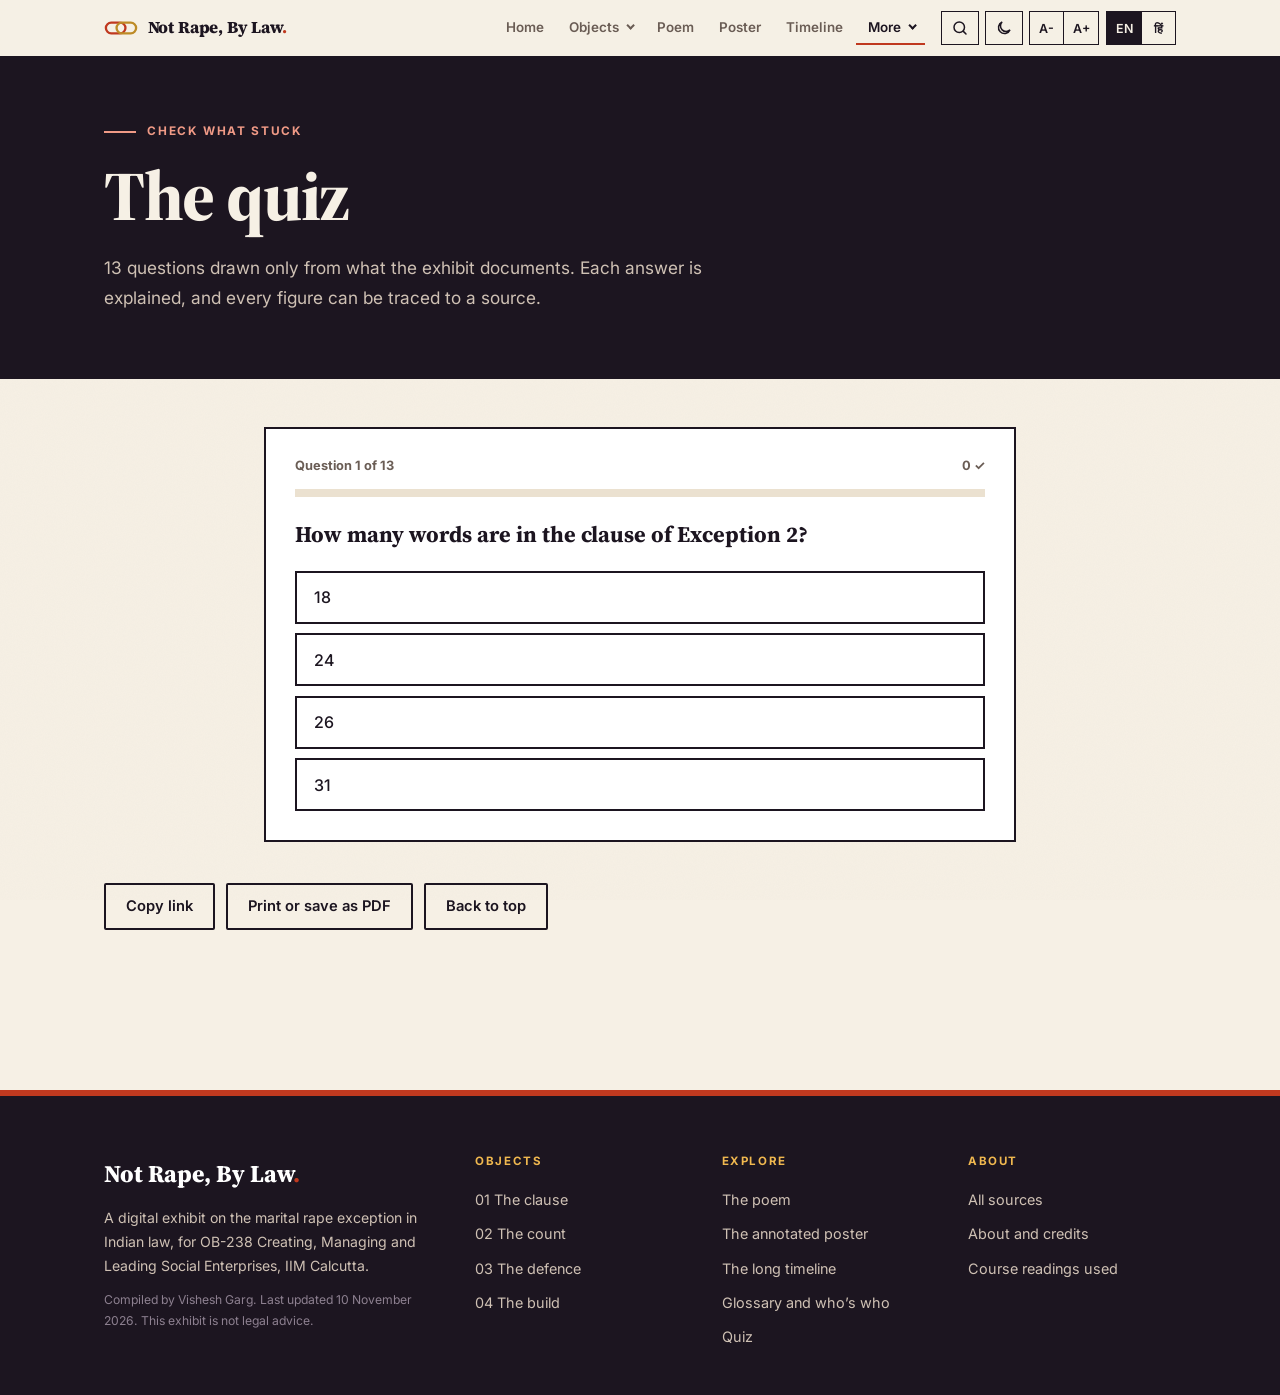
<file: quiz.html>
<!DOCTYPE html>
<html lang="en" data-ui="en" data-theme="light">
<head>
<meta charset="UTF-8">
<meta name="viewport" content="width=device-width, initial-scale=1, viewport-fit=cover">
<title>The quiz | Not Rape, By Law</title>
<meta name="description" content="Thirteen questions drawn only from what the exhibit documents, each with an explained answer.">
<meta name="theme-color" content="#1C1520">
<link rel="canonical" href="https://visheshg36.github.io/CMLSE/quiz.html">
<meta property="og:type" content="website"><meta property="og:site_name" content="Not Rape, By Law">
<meta property="og:title" content="The quiz | Not Rape, By Law"><meta property="og:description" content="Thirteen questions drawn only from what the exhibit documents, each with an explained answer.">
<meta property="og:url" content="https://visheshg36.github.io/CMLSE/quiz.html"><meta property="og:image" content="https://visheshg36.github.io/CMLSE/poster.jpg">
<meta name="twitter:card" content="summary_large_image">
<link rel="icon" href="data:image/svg+xml,%3Csvg xmlns=%27http://www.w3.org/2000/svg%27 viewBox=%270 0 32 32%27%3E%3Crect width=%2732%27 height=%2732%27 rx=%276%27 fill=%27%231C1520%27/%3E%3Crect x=%273%27 y=%2711%27 width=%2718%27 height=%2710%27 rx=%275%27 fill=%27none%27 stroke=%27%23C0391F%27 stroke-width=%272.6%27/%3E%3Crect x=%2711%27 y=%2711%27 width=%2718%27 height=%2710%27 rx=%275%27 fill=%27none%27 stroke=%27%23BD8B26%27 stroke-width=%272.6%27/%3E%3C/svg%3E">
<link rel="preconnect" href="https://fonts.googleapis.com">
<link rel="preconnect" href="https://fonts.gstatic.com" crossorigin>
<link href="https://fonts.googleapis.com/css2?family=Source+Serif+4:ital,opsz,wght@0,8..60,400;0,8..60,600;0,8..60,700;0,8..60,800;1,8..60,400;1,8..60,600&family=Inter:wght@400;500;600;700&family=Tiro+Devanagari+Hindi:ital@0;1&display=swap" rel="stylesheet">
<link rel="stylesheet" href="styles.css">
<script>(function(){var d=document.documentElement;try{var l=localStorage.getItem('exhibit-lang'),t=localStorage.getItem('exhibit-theme'),f=localStorage.getItem('exhibit-fs');d.dataset.ui=(l==='hi')?'hi':'en';if(!t&&window.matchMedia&&matchMedia('(prefers-color-scheme: dark)').matches)t='dark';d.dataset.theme=(t==='dark')?'dark':'light';if(f)d.style.setProperty('--fs',f+'%');}catch(e){d.dataset.ui='en';d.dataset.theme='light';}})();</script>
<noscript><style>[data-lang="hi"]{display:none!important}.rv{opacity:1!important;transform:none!important}</style></noscript>
</head>
<body data-page="quiz.html" class="">
<a class="skip" href="#main"><span data-lang="en">Skip to content</span><span data-lang="hi">सामग्री पर जाएँ</span></a>
<header class="hdr" id="hdr">
 <div class="hdr-in wrap">
  <a class="brand" href="index.html" aria-label="Not Rape, By Law. Home"><svg class="brand-mark" viewBox="0 0 38 18" width="34" height="16" fill="none" stroke-width="2.6" aria-hidden="true"><rect x="2" y="3" width="22" height="12" rx="6" stroke="#C0391F"/><rect x="14" y="3" width="22" height="12" rx="6" stroke="#BD8B26"/></svg><span class="brand-t">Not Rape, By Law<span class="dot">.</span></span></a>
  <nav class="nav" id="nav" aria-label="Main">
   <a class="nl" href="index.html"><span data-lang="en">Home</span><span data-lang="hi">मुखपृष्ठ</span></a>
   <div class="dd" data-dd><button class="nl dd-b" type="button" aria-expanded="false" aria-haspopup="true"><span data-lang="en">Objects</span><span data-lang="hi">वस्तुएँ</span></button><div class="dd-m" role="menu"><a role="menuitem" href="object-01.html"><b>01</b><span data-lang="en">The clause</span><span data-lang="hi">धारा</span></a><a role="menuitem" href="object-02.html"><b>02</b><span data-lang="en">The count</span><span data-lang="hi">गिनती</span></a><a role="menuitem" href="object-03.html"><b>03</b><span data-lang="en">The defence</span><span data-lang="hi">बचाव</span></a><a role="menuitem" href="object-04.html"><b>04</b><span data-lang="en">The build</span><span data-lang="hi">निर्माण</span></a></div></div>
   <a class="nl" href="poem.html"><span data-lang="en">Poem</span><span data-lang="hi">कविता</span></a>
   <a class="nl" href="poster.html"><span data-lang="en">Poster</span><span data-lang="hi">पोस्टर</span></a>
   <a class="nl" href="timeline.html"><span data-lang="en">Timeline</span><span data-lang="hi">समयरेखा</span></a>
   <div class="dd" data-dd><button class="nl dd-b on" type="button" aria-expanded="false" aria-haspopup="true"><span data-lang="en">More</span><span data-lang="hi">और</span></button><div class="dd-m" role="menu"><a role="menuitem" href="glossary.html"><span data-lang="en">Glossary and who’s who</span><span data-lang="hi">शब्दावली और कौन-कौन</span></a><a role="menuitem" href="quiz.html" class=on><span data-lang="en">Quiz</span><span data-lang="hi">क्विज़</span></a><a role="menuitem" href="sources.html"><span data-lang="en">Sources</span><span data-lang="hi">स्रोत</span></a><a role="menuitem" href="about.html"><span data-lang="en">About and credits</span><span data-lang="hi">परिचय और श्रेय</span></a></div></div>
  </nav>
  <div class="tools">
   <button class="tb" id="b-search" type="button" aria-label="Search the exhibit" title="Search (press /)"><svg viewBox="0 0 24 24" width="18" height="18" fill="none" stroke="currentColor" stroke-width="2" stroke-linecap="round" aria-hidden="true"><circle cx="11" cy="11" r="7"/><path d="M20 20l-3.5-3.5"/></svg></button>
   <button class="tb" id="b-theme" type="button" aria-label="Switch light and dark" title="Light or dark"><svg viewBox="0 0 24 24" width="18" height="18" fill="none" stroke="currentColor" stroke-width="2" stroke-linecap="round" aria-hidden="true"><path d="M20 14.5A8 8 0 1 1 9.5 4a6.5 6.5 0 0 0 10.5 10.5z"/></svg></button>
   <div class="fs" role="group" aria-label="Text size"><button id="b-fsm" type="button" aria-label="Smaller text">A-</button><button id="b-fsp" type="button" aria-label="Larger text">A+</button></div>
   <div class="lang" role="group" aria-label="Language"><button id="btn-en" type="button">EN</button><button id="btn-hi" type="button">हिं</button></div>
   <button class="burger" id="b-burger" type="button" aria-label="Menu" aria-expanded="false" aria-controls="nav"><span></span><span></span><span></span></button>
  </div>
 </div>
 <div class="prog" id="prog" aria-hidden="true"></div>
</header>
<main id="main">
<section class="poem-hero"><div class="wrap">
 <p class="eyebrow dark"><span data-lang="en">Check what stuck</span><span data-lang="hi">देखिए क्या याद रहा</span></p>
 <h1 data-lang="en">The quiz</h1><h1 data-lang="hi">क्विज़</h1>
 <p class="dek" data-lang="en">13 questions drawn only from what the exhibit documents. Each answer is explained, and every figure can be traced to a source.</p><p class="dek" data-lang="hi">13 सवाल, केवल उसी से जो प्रदर्शनी दर्ज करती है। हर जवाब की व्याख्या है, और हर आँकड़े का स्रोत खोजा जा सकता है।</p>
</div></section><section class="sec rv sec-quiz" id="q"><div class="wrap narrow"><div class="w quiz-w" data-widget="quiz" data-src="d-quiz" id="w-quiz" ></div><script type="application/json" id="d-quiz">{"qs": [{"q": {"en": "How many words are in the clause of Exception 2?", "hi": "अपवाद 2 की धारा में कितने शब्द हैं?"}, "o": [{"en": "18", "hi": "18"}, {"en": "24", "hi": "24"}, {"en": "26", "hi": "26"}, {"en": "31", "hi": "31"}], "a": 1, "e": {"en": "Count them: the clause has 24 words, from Sexual to rape.", "hi": "गिनकर देखिए: धारा में Sexual से rape तक 24 शब्द हैं।"}}, {"q": {"en": "In 1860, a husband was exempt if his wife was at least how old?", "hi": "1860 में पति को छूट तब थी जब पत्नी कम से कम कितने वर्ष की हो?"}, "o": [{"en": "Ten", "hi": "दस"}, {"en": "Twelve", "hi": "बारह"}, {"en": "Fifteen", "hi": "पंद्रह"}, {"en": "Eighteen", "hi": "अठारह"}], "a": 0, "e": {"en": "The Penal Code set the age at ten. It rose to twelve in 1891, thirteen in 1925, fifteen in 1940 and eighteen in 2017.", "hi": "दंड संहिता ने आयु दस रखी। यह 1891 में बारह, 1925 में तेरह, 1940 में पंद्रह और 2017 में अठारह हुई।"}}, {"q": {"en": "Which case, in 2017, read the exception down to eighteen?", "hi": "2017 में किस मामले ने अपवाद को अठारह तक सीमित पढ़ा?"}, "o": [{"en": "RIT Foundation v. Union of India", "hi": "आरआईटी फाउंडेशन बनाम भारत संघ"}, {"en": "Independent Thought v. Union of India", "hi": "इंडिपेंडेंट थॉट बनाम भारत संघ"}, {"en": "Hrishikesh Sahoo v. State of Karnataka", "hi": "हृषिकेश साहू बनाम कर्नाटक राज्य"}, {"en": "Phulmoni Dasi", "hi": "फुलमोनी दासी"}], "a": 1, "e": {"en": "Independent Thought (2017). It protected wives under eighteen and left the exception for adult wives untouched.", "hi": "इंडिपेंडेंट थॉट (2017)। इसने अठारह से कम की पत्नियों को सुरक्षा दी और वयस्क पत्नियों के लिए अपवाद को अछूता छोड़ा।"}}, {"q": {"en": "About what share of ever married women aged 18 to 49 report that their husband forced them into sex or sexual acts?", "hi": "18 से 49 वर्ष की लगभग कितने प्रतिशत विवाहित महिलाएँ बताती हैं कि पति ने उन्हें संभोग या यौन कृत्यों के लिए बाध्य किया?"}, "o": [{"en": "About 1 percent", "hi": "लगभग 1 प्रतिशत"}, {"en": "About 6 percent", "hi": "लगभग 6 प्रतिशत"}, {"en": "About 20 percent", "hi": "लगभग 20 प्रतिशत"}, {"en": "About 32 percent", "hi": "लगभग 32 प्रतिशत"}], "a": 1, "e": {"en": "About 6 percent (6.1). The 32 percent figure is for physical, sexual or emotional violence combined.", "hi": "लगभग 6 प्रतिशत (6.1)। 32 प्रतिशत का आँकड़ा शारीरिक, यौन या भावनात्मक हिंसा को मिलाकर है।"}}, {"q": {"en": "Which committee recommended deleting the exception in 2013?", "hi": "2013 में किस समिति ने अपवाद हटाने की सिफ़ारिश की?"}, "o": [{"en": "The Verma Committee", "hi": "वर्मा समिति"}, {"en": "The 172nd Law Commission", "hi": "172वाँ विधि आयोग"}, {"en": "The Standing Committee on Home Affairs", "hi": "गृह मामलों की स्थायी समिति"}, {"en": "The Mirabel Board", "hi": "मिराबेल बोर्ड"}], "a": 0, "e": {"en": "The Verma Committee. The Standing Committee on Home Affairs then refused, and the 2013 amendment left Exception 2 alone.", "hi": "वर्मा समिति ने। फिर गृह मामलों की स्थायी समिति ने इनकार कर दिया, और 2013 के संशोधन ने अपवाद 2 को छुआ नहीं।"}}, {"q": {"en": "What did the Delhi High Court do on 11 May 2022?", "hi": "11 मई 2022 को दिल्ली उच्च न्यायालय ने क्या किया?"}, "o": [{"en": "Struck the exception down", "hi": "अपवाद रद्द किया"}, {"en": "Upheld the exception", "hi": "अपवाद बरकरार रखा"}, {"en": "Delivered a split verdict", "hi": "खंडित फ़ैसला दिया"}, {"en": "Referred it to Parliament", "hi": "इसे संसद को भेजा"}], "a": 2, "e": {"en": "A split verdict: Justice Shakdher struck it down and Justice Hari Shankar upheld it. It bound no one.", "hi": "खंडित फ़ैसला: न्यायमूर्ति शकधर ने रद्द किया और न्यायमूर्ति हरि शंकर ने बरकरार रखा। यह किसी पर बाध्यकारी नहीं था।"}}, {"q": {"en": "Which ministry filed the 49-page affidavit in the Supreme Court in October 2024?", "hi": "अक्टूबर 2024 में सर्वोच्च न्यायालय में 49 पृष्ठ का हलफ़नामा किस मंत्रालय ने दायर किया?"}, "o": [{"en": "Ministry of Law and Justice", "hi": "विधि एवं न्याय मंत्रालय"}, {"en": "Ministry of Home Affairs", "hi": "गृह मंत्रालय"}, {"en": "Ministry of Women and Child Development", "hi": "महिला एवं बाल विकास मंत्रालय"}, {"en": "Ministry of Health", "hi": "स्वास्थ्य मंत्रालय"}], "a": 1, "e": {"en": "The Ministry of Home Affairs. The One Stop Centres, by contrast, sit with the Ministry of Women and Child Development.", "hi": "गृह मंत्रालय ने। इसके विपरीत, वन स्टॉप सेंटर महिला एवं बाल विकास मंत्रालय के पास हैं।"}}, {"q": {"en": "What did the Centre say in 2017 about sexual acts between a husband and wife?", "hi": "2017 में केंद्र ने पति-पत्नी के बीच के यौन कृत्यों के बारे में क्या कहा?"}, "o": [{"en": "That they are always consensual", "hi": "कि वे हमेशा सहमति से होते हैं"}, {"en": "That they leave no lasting evidence", "hi": "कि उनका कोई स्थायी सबूत नहीं रहता"}, {"en": "That they are a civil matter only", "hi": "कि वे केवल दीवानी मामला हैं"}, {"en": "That they should be reported to the panchayat", "hi": "कि उनकी सूचना पंचायत को दी जाए"}], "a": 1, "e": {"en": "The 2017 affidavit said there can be no lasting evidence, which Object 04 tests against the Mirabel Centre’s forensic reports.", "hi": "2017 के हलफ़नामे ने कहा कि कोई स्थायी सबूत नहीं हो सकता, जिसे वस्तु 04 मिराबेल सेंटर की फ़ोरेंसिक रिपोर्टों के सामने परखती है।"}}, {"q": {"en": "How many One Stop Centres were operating in India in March 2025?", "hi": "मार्च 2025 में भारत में कितने वन स्टॉप सेंटर चालू थे?"}, "o": [{"en": "55", "hi": "55"}, {"en": "402", "hi": "402"}, {"en": "812", "hi": "812"}, {"en": "1,600", "hi": "1,600"}], "a": 2, "e": {"en": "812, according to the answer given in the Rajya Sabha on 26 March 2025.", "hi": "812, 26 मार्च 2025 को राज्य सभा में दिए गए उत्तर के अनुसार।"}}, {"q": {"en": "Which organisation runs the I Never Ask For It project?", "hi": "‘आई नेवर आस्क फ़ॉर इट’ परियोजना कौन-सा संगठन चलाता है?"}, "o": [{"en": "Mirabel Centre", "hi": "मिराबेल सेंटर"}, {"en": "Blank Noise", "hi": "ब्लैंक नॉइज़"}, {"en": "AIDWA", "hi": "ऐडवा"}, {"en": "Partnership for Justice", "hi": "पार्टनरशिप फ़ॉर जस्टिस"}], "a": 1, "e": {"en": "Blank Noise, started by Jasmeen Patheja in 2003. The project has asked survivors since 2004 to bring the garment they wore.", "hi": "ब्लैंक नॉइज़, जिसे जैस्मीन पथेजा ने 2003 में शुरू किया। परियोजना 2004 से उत्तरजीवियों से वह कपड़ा लाने को कहती रही है जो उन्होंने पहना था।"}}, {"q": {"en": "In the Mirabel Centre audit of 2,160 case files, what share of cases were defilement?", "hi": "मिराबेल सेंटर की 2,160 केस फ़ाइलों के ऑडिट में कितने प्रतिशत मामले डिफ़ाइलमेंट के थे?"}, "o": [{"en": "21.4 percent", "hi": "21.4 प्रतिशत"}, {"en": "46.0 percent", "hi": "46.0 प्रतिशत"}, {"en": "71.6 percent", "hi": "71.6 प्रतिशत"}, {"en": "93.0 percent", "hi": "93.0 प्रतिशत"}], "a": 2, "e": {"en": "71.6 percent, which is why the audit says little about adult women, let alone wives.", "hi": "71.6 प्रतिशत, इसीलिए ऑडिट वयस्क महिलाओं के बारे में कम कहता है, पत्नियों के बारे में तो और भी कम।"}}, {"q": {"en": "Which Nigerian law, passed in 2015, defines rape around consent without the spousal exemption?", "hi": "2015 में पारित नाइजीरिया का कौन-सा कानून बलात्कार को सहमति के इर्द-गिर्द परिभाषित करता है, बिना वैवाहिक छूट के?"}, "o": [{"en": "The Criminal Code", "hi": "आपराधिक संहिता"}, {"en": "The Penal Code", "hi": "दंड संहिता"}, {"en": "The VAPP Act", "hi": "वीएपीपी अधिनियम"}, {"en": "The Child Rights Act", "hi": "बाल अधिकार अधिनियम"}], "a": 2, "e": {"en": "The Violence Against Persons (Prohibition) Act. Lawyers still debate whether it settles the question for wives.", "hi": "हिंसा के विरुद्ध व्यक्तियों (निषेध) अधिनियम। वकील अब भी बहस करते हैं कि पत्नियों के लिए यह सवाल सुलझाता है या नहीं।"}}, {"q": {"en": "Which three processes do Vijay, Monin and Kulkarni name?", "hi": "विजय, मोनिन और कुलकर्णी किन तीन प्रक्रियाओं के नाम बताते हैं?"}, "o": [{"en": "Mobilising, scaling and funding", "hi": "जुटाना, फैलाना और पैसा लगाना"}, {"en": "Recognising interdependences, reconfiguring spaces, re-imagining accountability", "hi": "परस्पर निर्भरताओं को पहचानना, जगहों को गढ़ना, जवाबदेही की नई कल्पना"}, {"en": "Naming, blaming, claiming", "hi": "नाम देना, दोष देना, दावा करना"}, {"en": "Listening, speaking, voting", "hi": "सुनना, बोलना, मतदान"}], "a": 1, "e": {"en": "These are the three solidarity processes in the abstract of the Session 10 reading.", "hi": "ये सत्र 10 की पठन-सामग्री के सार में बताई तीन एकजुटता-प्रक्रियाएँ हैं।"}}], "ui": {"q": {"en": "Question", "hi": "सवाल"}, "of": {"en": "of", "hi": "में से"}, "next": {"en": "Next", "hi": "अगला"}, "finish": {"en": "See my score", "hi": "मेरा स्कोर देखें"}, "again": {"en": "Try again", "hi": "फिर से कोशिश करें"}, "right": {"en": "Correct.", "hi": "सही।"}, "wrong": {"en": "Not quite.", "hi": "पूरी तरह नहीं।"}, "score": {"en": "Your score", "hi": "आपका स्कोर"}, "shuffle": {"en": "Shuffle the questions", "hi": "सवालों को फेंटिए"}, "copy": {"en": "Copy my result", "hi": "मेरा नतीजा कॉपी करें"}, "review": {"en": "Review the answers", "hi": "जवाब दोहराइए"}, "start": {"en": "Start the quiz", "hi": "क्विज़ शुरू करें"}, "msg": [{"en": "A start. The objects will fill the gaps.", "hi": "एक शुरुआत। वस्तुएँ खाली जगहें भर देंगी।"}, {"en": "Good. You have the shape of the argument.", "hi": "अच्छा। आपके पास तर्क का ढाँचा है।"}, {"en": "Strong. You have read closely.", "hi": "बढ़िया। आपने ध्यान से पढ़ा है।"}, {"en": "Excellent. You could teach this object.", "hi": "शानदार। आप यह वस्तु पढ़ा सकते हैं।"}]}}</script></div></section><div class="sharebar rv"><div class="wrap"><button type="button" class="btn ghost" data-share><span data-lang="en">Copy link</span><span data-lang="hi">लिंक कॉपी करें</span></button><button type="button" class="btn ghost" data-print><span data-lang="en">Print or save as PDF</span><span data-lang="hi">प्रिंट करें या PDF सहेजें</span></button><button type="button" class="btn ghost" data-top><span data-lang="en">Back to top</span><span data-lang="hi">ऊपर जाएँ</span></button></div></div>
</main>
<footer class="ftr">
 <div class="wrap ftr-grid">
  <div class="ftr-brand">
   <p class="ftr-logo">Not Rape, By Law<span class="dot">.</span></p>
   <p class="ftr-line"><span data-lang="en">A digital exhibit on the marital rape exception in Indian law, for OB-238 Creating, Managing and Leading Social Enterprises, IIM Calcutta.</span><span data-lang="hi">भारतीय कानून में वैवाहिक बलात्कार अपवाद पर एक डिजिटल प्रदर्शनी, OB-238 क्रिएटिंग, मैनेजिंग एंड लीडिंग सोशल एंटरप्राइजेज़, आईआईएम कलकत्ता के लिए।</span></p>
   <p class="ftr-small"><span data-lang="en">Compiled by Vishesh Garg. Last updated 10 November 2026. This exhibit is not legal advice.</span><span data-lang="hi">विशेष गर्ग द्वारा संकलित। अंतिम अद्यतन 10 November 2026। यह प्रदर्शनी कानूनी सलाह नहीं है।</span></p>
  </div>
  <div><h3><span data-lang="en">Objects</span><span data-lang="hi">वस्तुएँ</span></h3><ul><li><a href="object-01.html">01 <span data-lang="en">The clause</span><span data-lang="hi">धारा</span></a></li><li><a href="object-02.html">02 <span data-lang="en">The count</span><span data-lang="hi">गिनती</span></a></li><li><a href="object-03.html">03 <span data-lang="en">The defence</span><span data-lang="hi">बचाव</span></a></li><li><a href="object-04.html">04 <span data-lang="en">The build</span><span data-lang="hi">निर्माण</span></a></li></ul></div>
  <div><h3><span data-lang="en">Explore</span><span data-lang="hi">खोजें</span></h3><ul><li><a href="poem.html"><span data-lang="en">The poem</span><span data-lang="hi">कविता</span></a></li><li><a href="poster.html"><span data-lang="en">The annotated poster</span><span data-lang="hi">टिप्पणी-सहित पोस्टर</span></a></li><li><a href="timeline.html"><span data-lang="en">The long timeline</span><span data-lang="hi">लंबी समयरेखा</span></a></li><li><a href="glossary.html"><span data-lang="en">Glossary and who’s who</span><span data-lang="hi">शब्दावली और कौन-कौन</span></a></li><li><a href="quiz.html"><span data-lang="en">Quiz</span><span data-lang="hi">क्विज़</span></a></li></ul></div>
  <div><h3><span data-lang="en">About</span><span data-lang="hi">परिचय</span></h3><ul><li><a href="sources.html"><span data-lang="en">All sources</span><span data-lang="hi">सभी स्रोत</span></a></li><li><a href="about.html"><span data-lang="en">About and credits</span><span data-lang="hi">परिचय और श्रेय</span></a></li><li><a href="index.html#about"><span data-lang="en">Course readings used</span><span data-lang="hi">इस्तेमाल की गई पठन-सामग्री</span></a></li></ul></div>
 </div>
</footer>
<div class="srch" id="srch" hidden role="dialog" aria-modal="true" aria-label="Search the exhibit">
 <div class="srch-box">
  <div class="srch-top"><svg viewBox="0 0 24 24" width="18" height="18" fill="none" stroke="currentColor" stroke-width="2" stroke-linecap="round" aria-hidden="true"><circle cx="11" cy="11" r="7"/><path d="M20 20l-3.5-3.5"/></svg><input id="srch-in" type="search" autocomplete="off" spellcheck="false" placeholder="Search the exhibit" aria-label="Search the exhibit"><button id="srch-x" type="button" aria-label="Close search">esc</button></div>
  <ul class="srch-list" id="srch-list" role="listbox"></ul>
  <p class="srch-foot" id="srch-foot"></p>
 </div>
</div>
<div class="toast" id="toast" role="status" aria-live="polite"></div>
<button class="totop" id="totop" type="button" aria-label="Back to top">&uarr;</button>
<script src="search-index.js"></script>
<script src="glossary-data.js"></script>
<script src="site.js"></script>
<script src="widgets.js"></script>

</body>
</html>
</file>
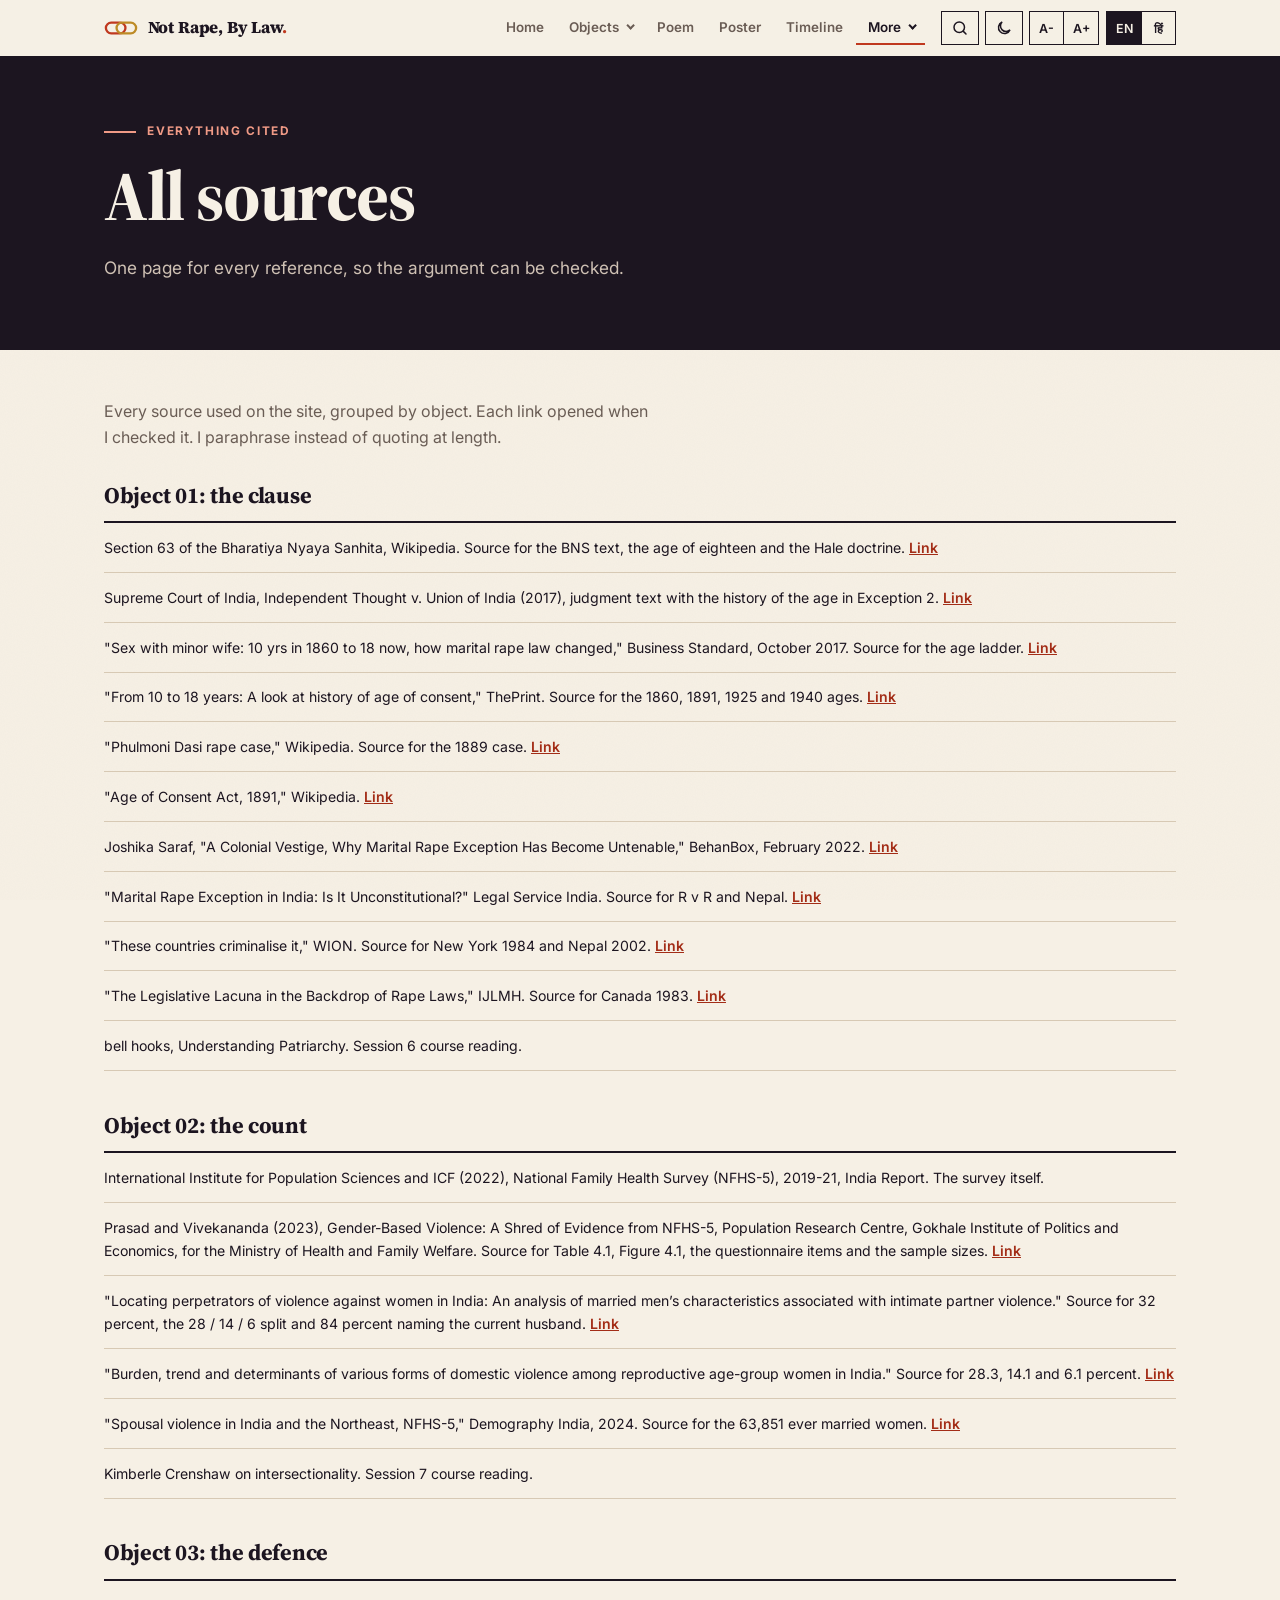
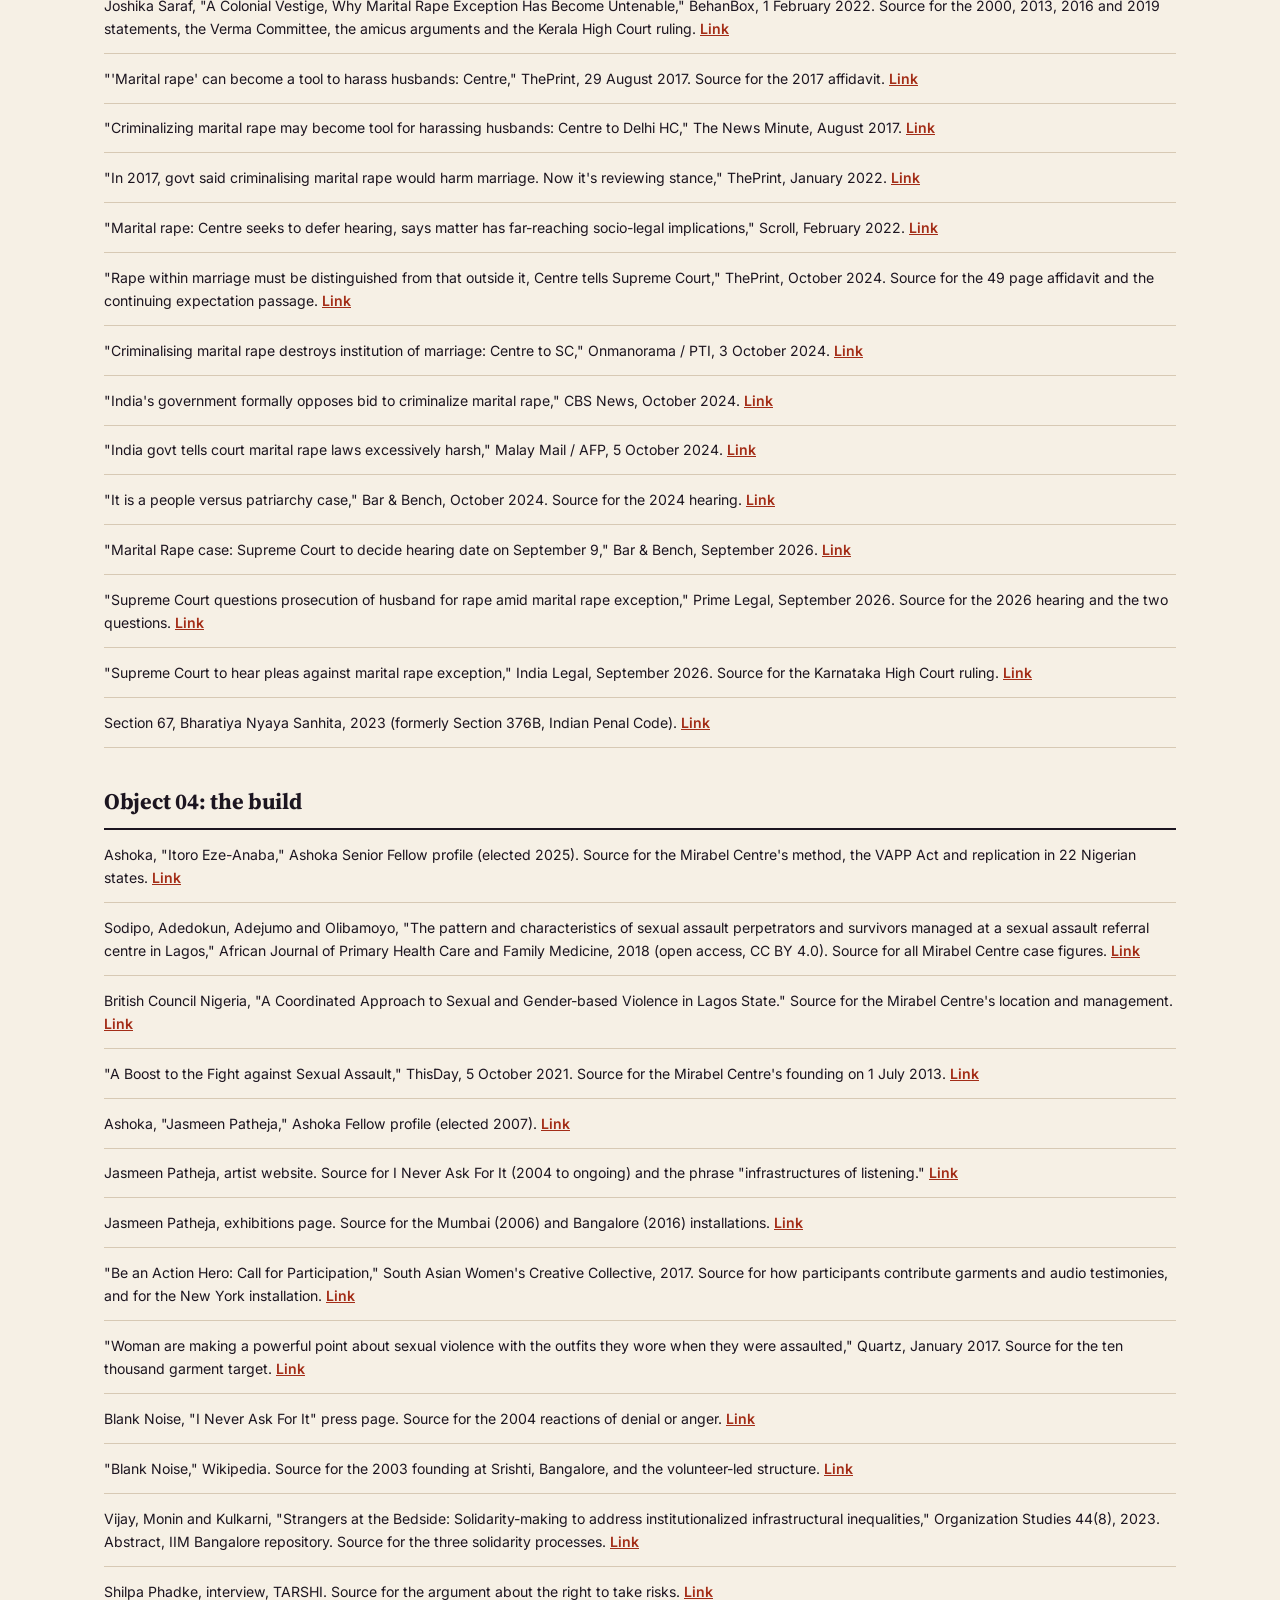
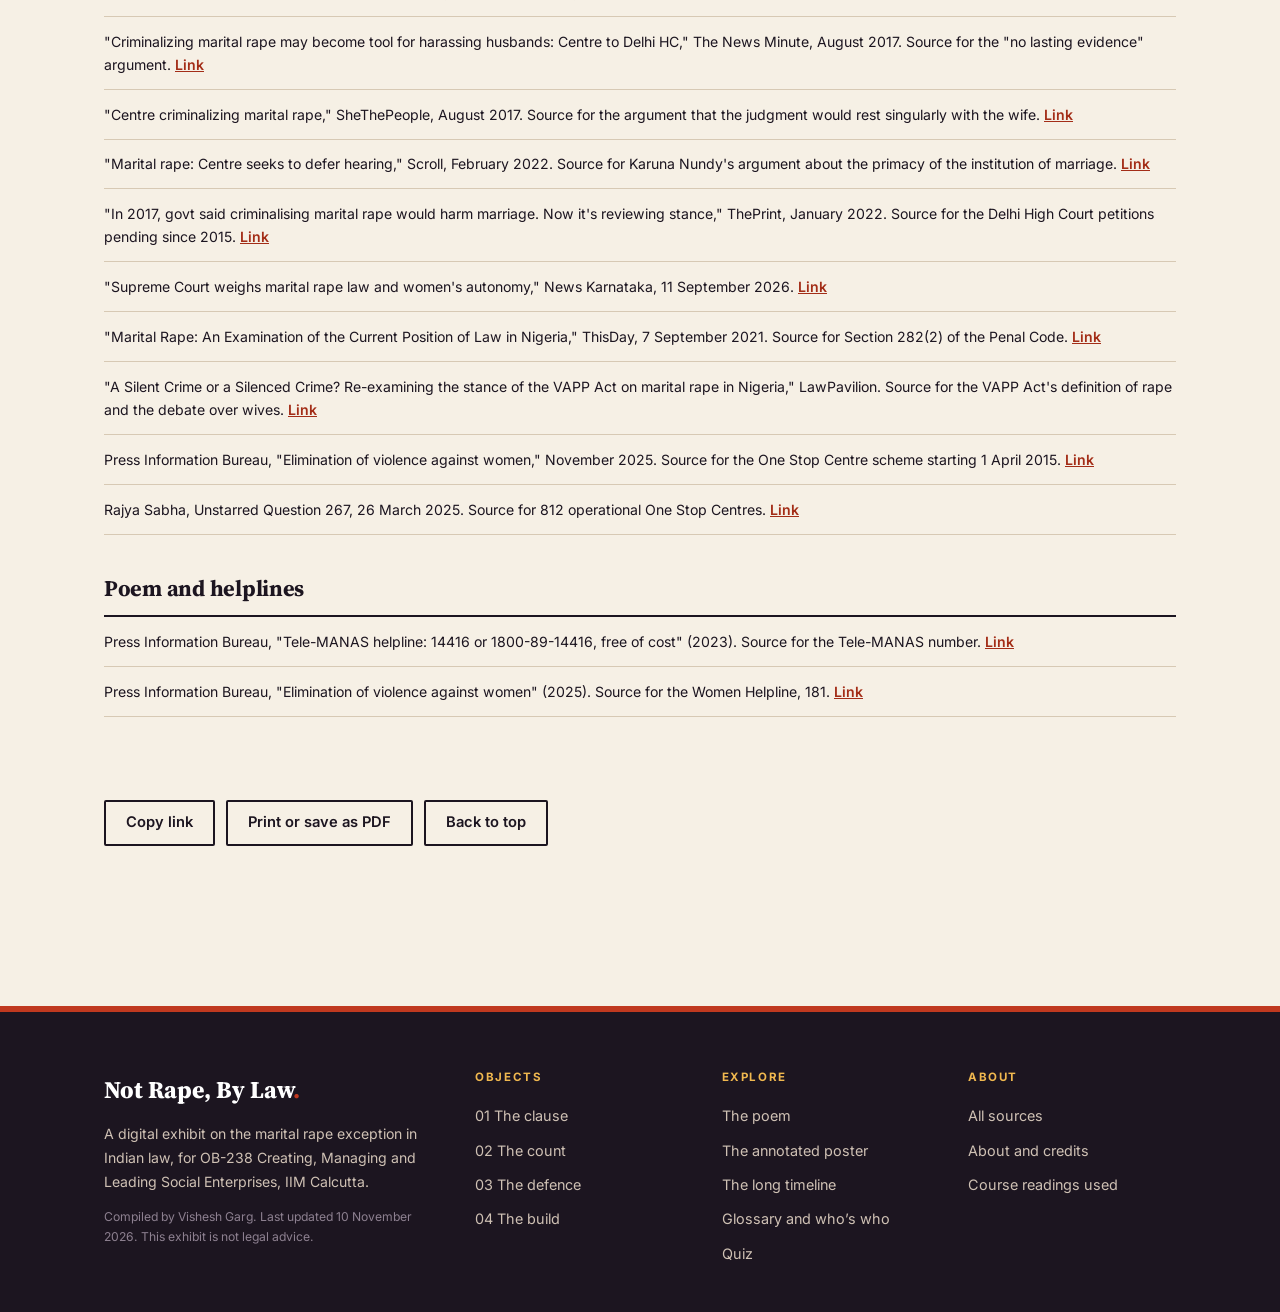
<file: sources.html>
<!DOCTYPE html>
<html lang="en" data-ui="en" data-theme="light">
<head>
<meta charset="UTF-8">
<meta name="viewport" content="width=device-width, initial-scale=1, viewport-fit=cover">
<title>All sources | Not Rape, By Law</title>
<meta name="description" content="Every source used in the exhibit, grouped by object.">
<meta name="theme-color" content="#1C1520">
<link rel="canonical" href="https://visheshg36.github.io/CMLSE/sources.html">
<meta property="og:type" content="website"><meta property="og:site_name" content="Not Rape, By Law">
<meta property="og:title" content="All sources | Not Rape, By Law"><meta property="og:description" content="Every source used in the exhibit, grouped by object.">
<meta property="og:url" content="https://visheshg36.github.io/CMLSE/sources.html"><meta property="og:image" content="https://visheshg36.github.io/CMLSE/poster.jpg">
<meta name="twitter:card" content="summary_large_image">
<link rel="icon" href="data:image/svg+xml,%3Csvg xmlns=%27http://www.w3.org/2000/svg%27 viewBox=%270 0 32 32%27%3E%3Crect width=%2732%27 height=%2732%27 rx=%276%27 fill=%27%231C1520%27/%3E%3Crect x=%273%27 y=%2711%27 width=%2718%27 height=%2710%27 rx=%275%27 fill=%27none%27 stroke=%27%23C0391F%27 stroke-width=%272.6%27/%3E%3Crect x=%2711%27 y=%2711%27 width=%2718%27 height=%2710%27 rx=%275%27 fill=%27none%27 stroke=%27%23BD8B26%27 stroke-width=%272.6%27/%3E%3C/svg%3E">
<link rel="preconnect" href="https://fonts.googleapis.com">
<link rel="preconnect" href="https://fonts.gstatic.com" crossorigin>
<link href="https://fonts.googleapis.com/css2?family=Source+Serif+4:ital,opsz,wght@0,8..60,400;0,8..60,600;0,8..60,700;0,8..60,800;1,8..60,400;1,8..60,600&family=Inter:wght@400;500;600;700&family=Tiro+Devanagari+Hindi:ital@0;1&display=swap" rel="stylesheet">
<link rel="stylesheet" href="styles.css">
<script>(function(){var d=document.documentElement;try{var l=localStorage.getItem('exhibit-lang'),t=localStorage.getItem('exhibit-theme'),f=localStorage.getItem('exhibit-fs');d.dataset.ui=(l==='hi')?'hi':'en';if(!t&&window.matchMedia&&matchMedia('(prefers-color-scheme: dark)').matches)t='dark';d.dataset.theme=(t==='dark')?'dark':'light';if(f)d.style.setProperty('--fs',f+'%');}catch(e){d.dataset.ui='en';d.dataset.theme='light';}})();</script>
<noscript><style>[data-lang="hi"]{display:none!important}.rv{opacity:1!important;transform:none!important}</style></noscript>
</head>
<body data-page="sources.html" class="">
<a class="skip" href="#main"><span data-lang="en">Skip to content</span><span data-lang="hi">सामग्री पर जाएँ</span></a>
<header class="hdr" id="hdr">
 <div class="hdr-in wrap">
  <a class="brand" href="index.html" aria-label="Not Rape, By Law. Home"><svg class="brand-mark" viewBox="0 0 38 18" width="34" height="16" fill="none" stroke-width="2.6" aria-hidden="true"><rect x="2" y="3" width="22" height="12" rx="6" stroke="#C0391F"/><rect x="14" y="3" width="22" height="12" rx="6" stroke="#BD8B26"/></svg><span class="brand-t">Not Rape, By Law<span class="dot">.</span></span></a>
  <nav class="nav" id="nav" aria-label="Main">
   <a class="nl" href="index.html"><span data-lang="en">Home</span><span data-lang="hi">मुखपृष्ठ</span></a>
   <div class="dd" data-dd><button class="nl dd-b" type="button" aria-expanded="false" aria-haspopup="true"><span data-lang="en">Objects</span><span data-lang="hi">वस्तुएँ</span></button><div class="dd-m" role="menu"><a role="menuitem" href="object-01.html"><b>01</b><span data-lang="en">The clause</span><span data-lang="hi">धारा</span></a><a role="menuitem" href="object-02.html"><b>02</b><span data-lang="en">The count</span><span data-lang="hi">गिनती</span></a><a role="menuitem" href="object-03.html"><b>03</b><span data-lang="en">The defence</span><span data-lang="hi">बचाव</span></a><a role="menuitem" href="object-04.html"><b>04</b><span data-lang="en">The build</span><span data-lang="hi">निर्माण</span></a></div></div>
   <a class="nl" href="poem.html"><span data-lang="en">Poem</span><span data-lang="hi">कविता</span></a>
   <a class="nl" href="poster.html"><span data-lang="en">Poster</span><span data-lang="hi">पोस्टर</span></a>
   <a class="nl" href="timeline.html"><span data-lang="en">Timeline</span><span data-lang="hi">समयरेखा</span></a>
   <div class="dd" data-dd><button class="nl dd-b on" type="button" aria-expanded="false" aria-haspopup="true"><span data-lang="en">More</span><span data-lang="hi">और</span></button><div class="dd-m" role="menu"><a role="menuitem" href="glossary.html"><span data-lang="en">Glossary and who’s who</span><span data-lang="hi">शब्दावली और कौन-कौन</span></a><a role="menuitem" href="quiz.html"><span data-lang="en">Quiz</span><span data-lang="hi">क्विज़</span></a><a role="menuitem" href="sources.html" class=on><span data-lang="en">Sources</span><span data-lang="hi">स्रोत</span></a><a role="menuitem" href="about.html"><span data-lang="en">About and credits</span><span data-lang="hi">परिचय और श्रेय</span></a></div></div>
  </nav>
  <div class="tools">
   <button class="tb" id="b-search" type="button" aria-label="Search the exhibit" title="Search (press /)"><svg viewBox="0 0 24 24" width="18" height="18" fill="none" stroke="currentColor" stroke-width="2" stroke-linecap="round" aria-hidden="true"><circle cx="11" cy="11" r="7"/><path d="M20 20l-3.5-3.5"/></svg></button>
   <button class="tb" id="b-theme" type="button" aria-label="Switch light and dark" title="Light or dark"><svg viewBox="0 0 24 24" width="18" height="18" fill="none" stroke="currentColor" stroke-width="2" stroke-linecap="round" aria-hidden="true"><path d="M20 14.5A8 8 0 1 1 9.5 4a6.5 6.5 0 0 0 10.5 10.5z"/></svg></button>
   <div class="fs" role="group" aria-label="Text size"><button id="b-fsm" type="button" aria-label="Smaller text">A-</button><button id="b-fsp" type="button" aria-label="Larger text">A+</button></div>
   <div class="lang" role="group" aria-label="Language"><button id="btn-en" type="button">EN</button><button id="btn-hi" type="button">हिं</button></div>
   <button class="burger" id="b-burger" type="button" aria-label="Menu" aria-expanded="false" aria-controls="nav"><span></span><span></span><span></span></button>
  </div>
 </div>
 <div class="prog" id="prog" aria-hidden="true"></div>
</header>
<main id="main">
<section class="poem-hero"><div class="wrap">
 <p class="eyebrow dark"><span data-lang="en">Everything cited</span><span data-lang="hi">जो कुछ भी उद्धृत है</span></p>
 <h1 data-lang="en">All sources</h1><h1 data-lang="hi">सभी स्रोत</h1>
 <p class="dek" data-lang="en">One page for every reference, so the argument can be checked.</p><p class="dek" data-lang="hi">हर संदर्भ के लिए एक पृष्ठ, ताकि तर्क की जाँच हो सके।</p>
</div></section><section class="sec rv sec-src" id="all"><div class="wrap "><p class="sub-narrow"><span data-lang="en">Every source used on the site, grouped by object. Each link opened when I checked it. I paraphrase instead of quoting at length.</span><span data-lang="hi">साइट पर इस्तेमाल हुआ हर स्रोत, वस्तु के अनुसार। हर लिंक जाँचते समय खुला था। मैं लंबे उद्धरणों के बजाय अपने शब्दों में लिखता हूँ।</span></p><div class="srcgrp rv"><h3 data-lang="en">Object 01: the clause</h3><h3 data-lang="hi">वस्तु 01: धारा</h3><ul class="srclist"><li>Section 63 of the Bharatiya Nyaya Sanhita, Wikipedia. Source for the BNS text, the age of eighteen and the Hale doctrine. <a href="https://en.wikipedia.org/wiki/Section_63_of_the_Bharatiya_Nyaya_Sanhita" target="_blank" rel="noopener">Link</a></li><li>Supreme Court of India, Independent Thought v. Union of India (2017), judgment text with the history of the age in Exception 2. <a href="https://www.scobserver.in/wp-content/uploads/2021/10/IndependentThought-pages-Gupta.pdf" target="_blank" rel="noopener">Link</a></li><li>"Sex with minor wife: 10 yrs in 1860 to 18 now, how marital rape law changed," Business Standard, October 2017. Source for the age ladder. <a href="https://www.business-standard.com/amp/article/current-affairs/sex-with-minor-wife-10-yrs-in-1860-to-18-now-how-marital-rape-law-changed-117101101297_1.html" target="_blank" rel="noopener">Link</a></li><li>"From 10 to 18 years: A look at history of age of consent," ThePrint. Source for the 1860, 1891, 1925 and 1940 ages. <a href="https://theprint.in/india/from-10-to-18-years-a-look-at-history-of-age-of-consent/1783791/" target="_blank" rel="noopener">Link</a></li><li>"Phulmoni Dasi rape case," Wikipedia. Source for the 1889 case. <a href="https://en.wikipedia.org/wiki/Phulmoni_Dasi_rape_case" target="_blank" rel="noopener">Link</a></li><li>"Age of Consent Act, 1891," Wikipedia. <a href="https://en.wikipedia.org/wiki/Age_of_Consent_Act,_1891" target="_blank" rel="noopener">Link</a></li><li>Joshika Saraf, "A Colonial Vestige, Why Marital Rape Exception Has Become Untenable," BehanBox, February 2022. <a href="https://behanbox.com/2022/02/01/a-colonial-vestige-why-marital-rape-exception-has-become-untenable/" target="_blank" rel="noopener">Link</a></li><li>"Marital Rape Exception in India: Is It Unconstitutional?" Legal Service India. Source for R v R and Nepal. <a href="https://www.legalserviceindia.com/Legal-Articles/marital-rape-exception-in-india-is-it-unconstitutional/" target="_blank" rel="noopener">Link</a></li><li>"These countries criminalise it," WION. Source for New York 1984 and Nepal 2002. <a href="https://www.wionews.com/india-news/marriage-a-license-to-rape-indias-top-court-to-hear-pleas-on-marital-rape-these-countries-criminalise-it-576588" target="_blank" rel="noopener">Link</a></li><li>"The Legislative Lacuna in the Backdrop of Rape Laws," IJLMH. Source for Canada 1983. <a href="https://ijlmh.com/article/view/the-legislative-lacuna-in-the-backdrop-of-rape-laws" target="_blank" rel="noopener">Link</a></li><li>bell hooks, Understanding Patriarchy. Session 6 course reading.</li></ul></div><div class="srcgrp rv"><h3 data-lang="en">Object 02: the count</h3><h3 data-lang="hi">वस्तु 02: गिनती</h3><ul class="srclist"><li>International Institute for Population Sciences and ICF (2022), National Family Health Survey (NFHS-5), 2019-21, India Report. The survey itself.</li><li>Prasad and Vivekananda (2023), Gender-Based Violence: A Shred of Evidence from NFHS-5, Population Research Centre, Gokhale Institute of Politics and Economics, for the Ministry of Health and Family Welfare. Source for Table 4.1, Figure 4.1, the questionnaire items and the sample sizes. <a href="https://gipe.ac.in/wp-content/uploads/2024/03/Gender-Based-Violence-A-Shred-of-Evidence-from-NFHS-5.pdf" target="_blank" rel="noopener">Link</a></li><li>"Locating perpetrators of violence against women in India: An analysis of married men’s characteristics associated with intimate partner violence." Source for 32 percent, the 28 / 14 / 6 split and 84 percent naming the current husband. <a href="https://www.ncbi.nlm.nih.gov/pmc/articles/PMC10403108/" target="_blank" rel="noopener">Link</a></li><li>"Burden, trend and determinants of various forms of domestic violence among reproductive age-group women in India." Source for 28.3, 14.1 and 6.1 percent. <a href="https://ir.vmrfdu.edu.in/id/eprint/6883/" target="_blank" rel="noopener">Link</a></li><li>"Spousal violence in India and the Northeast, NFHS-5," Demography India, 2024. Source for the 63,851 ever married women. <a href="https://iasp.ac.in/uploads/journal/4-1737717979.pdf" target="_blank" rel="noopener">Link</a></li><li>Kimberle Crenshaw on intersectionality. Session 7 course reading.</li></ul></div><div class="srcgrp rv"><h3 data-lang="en">Object 03: the defence</h3><h3 data-lang="hi">वस्तु 03: बचाव</h3><ul class="srclist"><li>Joshika Saraf, "A Colonial Vestige, Why Marital Rape Exception Has Become Untenable," BehanBox, 1 February 2022. Source for the 2000, 2013, 2016 and 2019 statements, the Verma Committee, the amicus arguments and the Kerala High Court ruling. <a href="https://behanbox.com/2022/02/01/a-colonial-vestige-why-marital-rape-exception-has-become-untenable/" target="_blank" rel="noopener">Link</a></li><li>"'Marital rape' can become a tool to harass husbands: Centre," ThePrint, 29 August 2017. Source for the 2017 affidavit. <a href="https://theprint.in/2017/08/29/criminalisation-marital-rape-may-become-easy-tool-harass-husbands-centre" target="_blank" rel="noopener">Link</a></li><li>"Criminalizing marital rape may become tool for harassing husbands: Centre to Delhi HC," The News Minute, August 2017. <a href="https://www.thenewsminute.com/news/criminalizing-marital-rape-may-become-tool-harassing-husbands-centre-delhi-hc-67575" target="_blank" rel="noopener">Link</a></li><li>"In 2017, govt said criminalising marital rape would harm marriage. Now it's reviewing stance," ThePrint, January 2022. <a href="https://theprint.in/judiciary/in-2017-govt-said-criminalising-marital-rape-would-harm-marriage-now-its-reviewing-stance/819853" target="_blank" rel="noopener">Link</a></li><li>"Marital rape: Centre seeks to defer hearing, says matter has far-reaching socio-legal implications," Scroll, February 2022. <a href="https://scroll.in/latest/1016616/scroll_in" target="_blank" rel="noopener">Link</a></li><li>"Rape within marriage must be distinguished from that outside it, Centre tells Supreme Court," ThePrint, October 2024. Source for the 49 page affidavit and the continuing expectation passage. <a href="https://theprint.in/judiciary/rape-within-marriage-must-be-distinguished-from-that-outside-it-centre-tells-supreme-court/2296682/" target="_blank" rel="noopener">Link</a></li><li>"Criminalising marital rape destroys institution of marriage: Centre to SC," Onmanorama / PTI, 3 October 2024. <a href="https://www.onmanorama.com/news/india/2024/10/03/centre-government-marital-rape-destroys-institution-marriage-supreme-court.html" target="_blank" rel="noopener">Link</a></li><li>"India's government formally opposes bid to criminalize marital rape," CBS News, October 2024. <a href="https://www.cbsnews.com/amp/news/india-rape-in-marriage-government-opposes-update-law" target="_blank" rel="noopener">Link</a></li><li>"India govt tells court marital rape laws excessively harsh," Malay Mail / AFP, 5 October 2024. <a href="https://www.malaymail.com/news/world/2024/10/05/india-govt-tells-court-marital-rape-laws-excessively-harsh-as-activists-seek-full-criminalisation/152654" target="_blank" rel="noopener">Link</a></li><li>"It is a people versus patriarchy case," Bar & Bench, October 2024. Source for the 2024 hearing. <a href="https://www.barandbench.com/news/people-versus-patriarchy-case-challenge-to-marital-rape-exception-supreme-court" target="_blank" rel="noopener">Link</a></li><li>"Marital Rape case: Supreme Court to decide hearing date on September 9," Bar & Bench, September 2026. <a href="https://www.barandbench.com/news/litigation/marital-rape-case-supreme-court-to-decide-hearing-date-on-september-9" target="_blank" rel="noopener">Link</a></li><li>"Supreme Court questions prosecution of husband for rape amid marital rape exception," Prime Legal, September 2026. Source for the 2026 hearing and the two questions. <a href="https://blog.primelegal.in/marital-rape-exception-supreme-court-section-63-bns/" target="_blank" rel="noopener">Link</a></li><li>"Supreme Court to hear pleas against marital rape exception," India Legal, September 2026. Source for the Karnataka High Court ruling. <a href="https://indialegallive.com/constitutional-law-news/courts-news/supreme-court-to-hear-pleas-against-marital-rape-exception-centre-says-striking-it-down-may-impact-marriage/" target="_blank" rel="noopener">Link</a></li><li>Section 67, Bharatiya Nyaya Sanhita, 2023 (formerly Section 376B, Indian Penal Code). <a href="https://devgan.in/bns/section/67/" target="_blank" rel="noopener">Link</a></li></ul></div><div class="srcgrp rv"><h3 data-lang="en">Object 04: the build</h3><h3 data-lang="hi">वस्तु 04: निर्माण</h3><ul class="srclist"><li>Ashoka, "Itoro Eze-Anaba," Ashoka Senior Fellow profile (elected 2025). Source for the Mirabel Centre's method, the VAPP Act and replication in 22 Nigerian states. <a href="https://www.ashoka.org/en/fellow/itoro-eze-anaba" target="_blank" rel="noopener">Link</a></li><li>Sodipo, Adedokun, Adejumo and Olibamoyo, "The pattern and characteristics of sexual assault perpetrators and survivors managed at a sexual assault referral centre in Lagos," African Journal of Primary Health Care and Family Medicine, 2018 (open access, CC BY 4.0). Source for all Mirabel Centre case figures. <a href="https://phcfm.org/index.php/phcfm/article/view/1727" target="_blank" rel="noopener">Link</a></li><li>British Council Nigeria, "A Coordinated Approach to Sexual and Gender-based Violence in Lagos State." Source for the Mirabel Centre's location and management. <a href="https://britishcouncil.org.ng/about/press/sexual-and-gender-based-violence-conference-lagos-state" target="_blank" rel="noopener">Link</a></li><li>"A Boost to the Fight against Sexual Assault," ThisDay, 5 October 2021. Source for the Mirabel Centre's founding on 1 July 2013. <a href="https://thisdaylive.com/index.php/2021/10/05/a-boost-to-the-fight-against-sexual-assault" target="_blank" rel="noopener">Link</a></li><li>Ashoka, "Jasmeen Patheja," Ashoka Fellow profile (elected 2007). <a href="https://www.ashoka.org/en/fellow/jasmeen-patheja" target="_blank" rel="noopener">Link</a></li><li>Jasmeen Patheja, artist website. Source for I Never Ask For It (2004 to ongoing) and the phrase "infrastructures of listening." <a href="https://jasmeenpatheja.com" target="_blank" rel="noopener">Link</a></li><li>Jasmeen Patheja, exhibitions page. Source for the Mumbai (2006) and Bangalore (2016) installations. <a href="https://www.jasmeenpatheja.com/exhibitions" target="_blank" rel="noopener">Link</a></li><li>"Be an Action Hero: Call for Participation," South Asian Women's Creative Collective, 2017. Source for how participants contribute garments and audio testimonies, and for the New York installation. <a href="https://sawcc.org/?p=2227" target="_blank" rel="noopener">Link</a></li><li>"Woman are making a powerful point about sexual violence with the outfits they wore when they were assaulted," Quartz, January 2017. Source for the ten thousand garment target. <a href="https://qz.com/881499/woman-are-making-a-powerful-point-about-sexual-violence-with-the-outfits-they-wore-when-they-were-assaulted" target="_blank" rel="noopener">Link</a></li><li>Blank Noise, "I Never Ask For It" press page. Source for the 2004 reactions of denial or anger. <a href="https://www.blanknoise.org/inafi-press" target="_blank" rel="noopener">Link</a></li><li>"Blank Noise," Wikipedia. Source for the 2003 founding at Srishti, Bangalore, and the volunteer-led structure. <a href="https://en.wikipedia.org/wiki/Blank_Noise" target="_blank" rel="noopener">Link</a></li><li>Vijay, Monin and Kulkarni, "Strangers at the Bedside: Solidarity-making to address institutionalized infrastructural inequalities," Organization Studies 44(8), 2023. Abstract, IIM Bangalore repository. Source for the three solidarity processes. <a href="https://research.iimb.ac.in/fac_pubs/282" target="_blank" rel="noopener">Link</a></li><li>Shilpa Phadke, interview, TARSHI. Source for the argument about the right to take risks. <a href="https://www.tarshi.net/inplainspeak/?p=18662" target="_blank" rel="noopener">Link</a></li><li>"Criminalizing marital rape may become tool for harassing husbands: Centre to Delhi HC," The News Minute, August 2017. Source for the "no lasting evidence" argument. <a href="https://www.thenewsminute.com/news/criminalizing-marital-rape-may-become-tool-harassing-husbands-centre-delhi-hc-67575" target="_blank" rel="noopener">Link</a></li><li>"Centre criminalizing marital rape," SheThePeople, August 2017. Source for the argument that the judgment would rest singularly with the wife. <a href="https://www.shethepeople.tv/centre-criminalizing-marital-rape/" target="_blank" rel="noopener">Link</a></li><li>"Marital rape: Centre seeks to defer hearing," Scroll, February 2022. Source for Karuna Nundy's argument about the primacy of the institution of marriage. <a href="https://scroll.in/latest/1016616/scroll_in" target="_blank" rel="noopener">Link</a></li><li>"In 2017, govt said criminalising marital rape would harm marriage. Now it's reviewing stance," ThePrint, January 2022. Source for the Delhi High Court petitions pending since 2015. <a href="https://theprint.in/judiciary/in-2017-govt-said-criminalising-marital-rape-would-harm-marriage-now-its-reviewing-stance/819853" target="_blank" rel="noopener">Link</a></li><li>"Supreme Court weighs marital rape law and women's autonomy," News Karnataka, 11 September 2026. <a href="https://newskarnataka.com/india/supreme-court-weighs-marital-rape-law-and-womens-autonomy/11092026/" target="_blank" rel="noopener">Link</a></li><li>"Marital Rape: An Examination of the Current Position of Law in Nigeria," ThisDay, 7 September 2021. Source for Section 282(2) of the Penal Code. <a href="https://thisdaylive.com/index.php/2021/09/07/marital-rape-an-examination-of-the-current-position-of-law-in-nigeria" target="_blank" rel="noopener">Link</a></li><li>"A Silent Crime or a Silenced Crime? Re-examining the stance of the VAPP Act on marital rape in Nigeria," LawPavilion. Source for the VAPP Act's definition of rape and the debate over wives. <a href="https://lawpavilion.com/blog/a-silent-crime-or-a-silenced-crime-re-examining-the-stance-of-the-vapp-act-on-marital-rape-in-nigeria" target="_blank" rel="noopener">Link</a></li><li>Press Information Bureau, "Elimination of violence against women," November 2025. Source for the One Stop Centre scheme starting 1 April 2015. <a href="https://static.pib.gov.in/WriteReadData/specificdocs/documents/2025/nov/doc20251124704801.pdf" target="_blank" rel="noopener">Link</a></li><li>Rajya Sabha, Unstarred Question 267, 26 March 2025. Source for 812 operational One Stop Centres. <a href="https://rsdebate.nic.in/bitstream/123456789/755972/1/PQ_267_26032025_U3033_p493_p493.pdf" target="_blank" rel="noopener">Link</a></li></ul></div><div class="srcgrp rv"><h3 data-lang="en">Poem and helplines</h3><h3 data-lang="hi">कविता और हेल्पलाइन</h3><ul class="srclist"><li>Press Information Bureau, "Tele-MANAS helpline: 14416 or 1800-89-14416, free of cost" (2023). Source for the Tele-MANAS number. <a href="https://pib.gov.in/PressReleasePage.aspx?PRID=1919200" target="_blank" rel="noopener">Link</a></li><li>Press Information Bureau, "Elimination of violence against women" (2025). Source for the Women Helpline, 181. <a href="https://static.pib.gov.in/WriteReadData/specificdocs/documents/2025/nov/doc20251124704801.pdf" target="_blank" rel="noopener">Link</a></li></ul></div></div></section><div class="sharebar rv"><div class="wrap"><button type="button" class="btn ghost" data-share><span data-lang="en">Copy link</span><span data-lang="hi">लिंक कॉपी करें</span></button><button type="button" class="btn ghost" data-print><span data-lang="en">Print or save as PDF</span><span data-lang="hi">प्रिंट करें या PDF सहेजें</span></button><button type="button" class="btn ghost" data-top><span data-lang="en">Back to top</span><span data-lang="hi">ऊपर जाएँ</span></button></div></div>
</main>
<footer class="ftr">
 <div class="wrap ftr-grid">
  <div class="ftr-brand">
   <p class="ftr-logo">Not Rape, By Law<span class="dot">.</span></p>
   <p class="ftr-line"><span data-lang="en">A digital exhibit on the marital rape exception in Indian law, for OB-238 Creating, Managing and Leading Social Enterprises, IIM Calcutta.</span><span data-lang="hi">भारतीय कानून में वैवाहिक बलात्कार अपवाद पर एक डिजिटल प्रदर्शनी, OB-238 क्रिएटिंग, मैनेजिंग एंड लीडिंग सोशल एंटरप्राइजेज़, आईआईएम कलकत्ता के लिए।</span></p>
   <p class="ftr-small"><span data-lang="en">Compiled by Vishesh Garg. Last updated 10 November 2026. This exhibit is not legal advice.</span><span data-lang="hi">विशेष गर्ग द्वारा संकलित। अंतिम अद्यतन 10 November 2026। यह प्रदर्शनी कानूनी सलाह नहीं है।</span></p>
  </div>
  <div><h3><span data-lang="en">Objects</span><span data-lang="hi">वस्तुएँ</span></h3><ul><li><a href="object-01.html">01 <span data-lang="en">The clause</span><span data-lang="hi">धारा</span></a></li><li><a href="object-02.html">02 <span data-lang="en">The count</span><span data-lang="hi">गिनती</span></a></li><li><a href="object-03.html">03 <span data-lang="en">The defence</span><span data-lang="hi">बचाव</span></a></li><li><a href="object-04.html">04 <span data-lang="en">The build</span><span data-lang="hi">निर्माण</span></a></li></ul></div>
  <div><h3><span data-lang="en">Explore</span><span data-lang="hi">खोजें</span></h3><ul><li><a href="poem.html"><span data-lang="en">The poem</span><span data-lang="hi">कविता</span></a></li><li><a href="poster.html"><span data-lang="en">The annotated poster</span><span data-lang="hi">टिप्पणी-सहित पोस्टर</span></a></li><li><a href="timeline.html"><span data-lang="en">The long timeline</span><span data-lang="hi">लंबी समयरेखा</span></a></li><li><a href="glossary.html"><span data-lang="en">Glossary and who’s who</span><span data-lang="hi">शब्दावली और कौन-कौन</span></a></li><li><a href="quiz.html"><span data-lang="en">Quiz</span><span data-lang="hi">क्विज़</span></a></li></ul></div>
  <div><h3><span data-lang="en">About</span><span data-lang="hi">परिचय</span></h3><ul><li><a href="sources.html"><span data-lang="en">All sources</span><span data-lang="hi">सभी स्रोत</span></a></li><li><a href="about.html"><span data-lang="en">About and credits</span><span data-lang="hi">परिचय और श्रेय</span></a></li><li><a href="index.html#about"><span data-lang="en">Course readings used</span><span data-lang="hi">इस्तेमाल की गई पठन-सामग्री</span></a></li></ul></div>
 </div>
</footer>
<div class="srch" id="srch" hidden role="dialog" aria-modal="true" aria-label="Search the exhibit">
 <div class="srch-box">
  <div class="srch-top"><svg viewBox="0 0 24 24" width="18" height="18" fill="none" stroke="currentColor" stroke-width="2" stroke-linecap="round" aria-hidden="true"><circle cx="11" cy="11" r="7"/><path d="M20 20l-3.5-3.5"/></svg><input id="srch-in" type="search" autocomplete="off" spellcheck="false" placeholder="Search the exhibit" aria-label="Search the exhibit"><button id="srch-x" type="button" aria-label="Close search">esc</button></div>
  <ul class="srch-list" id="srch-list" role="listbox"></ul>
  <p class="srch-foot" id="srch-foot"></p>
 </div>
</div>
<div class="toast" id="toast" role="status" aria-live="polite"></div>
<button class="totop" id="totop" type="button" aria-label="Back to top">&uarr;</button>
<script src="search-index.js"></script>
<script src="glossary-data.js"></script>
<script src="site.js"></script>
<script src="widgets.js"></script>

</body>
</html>
</file>
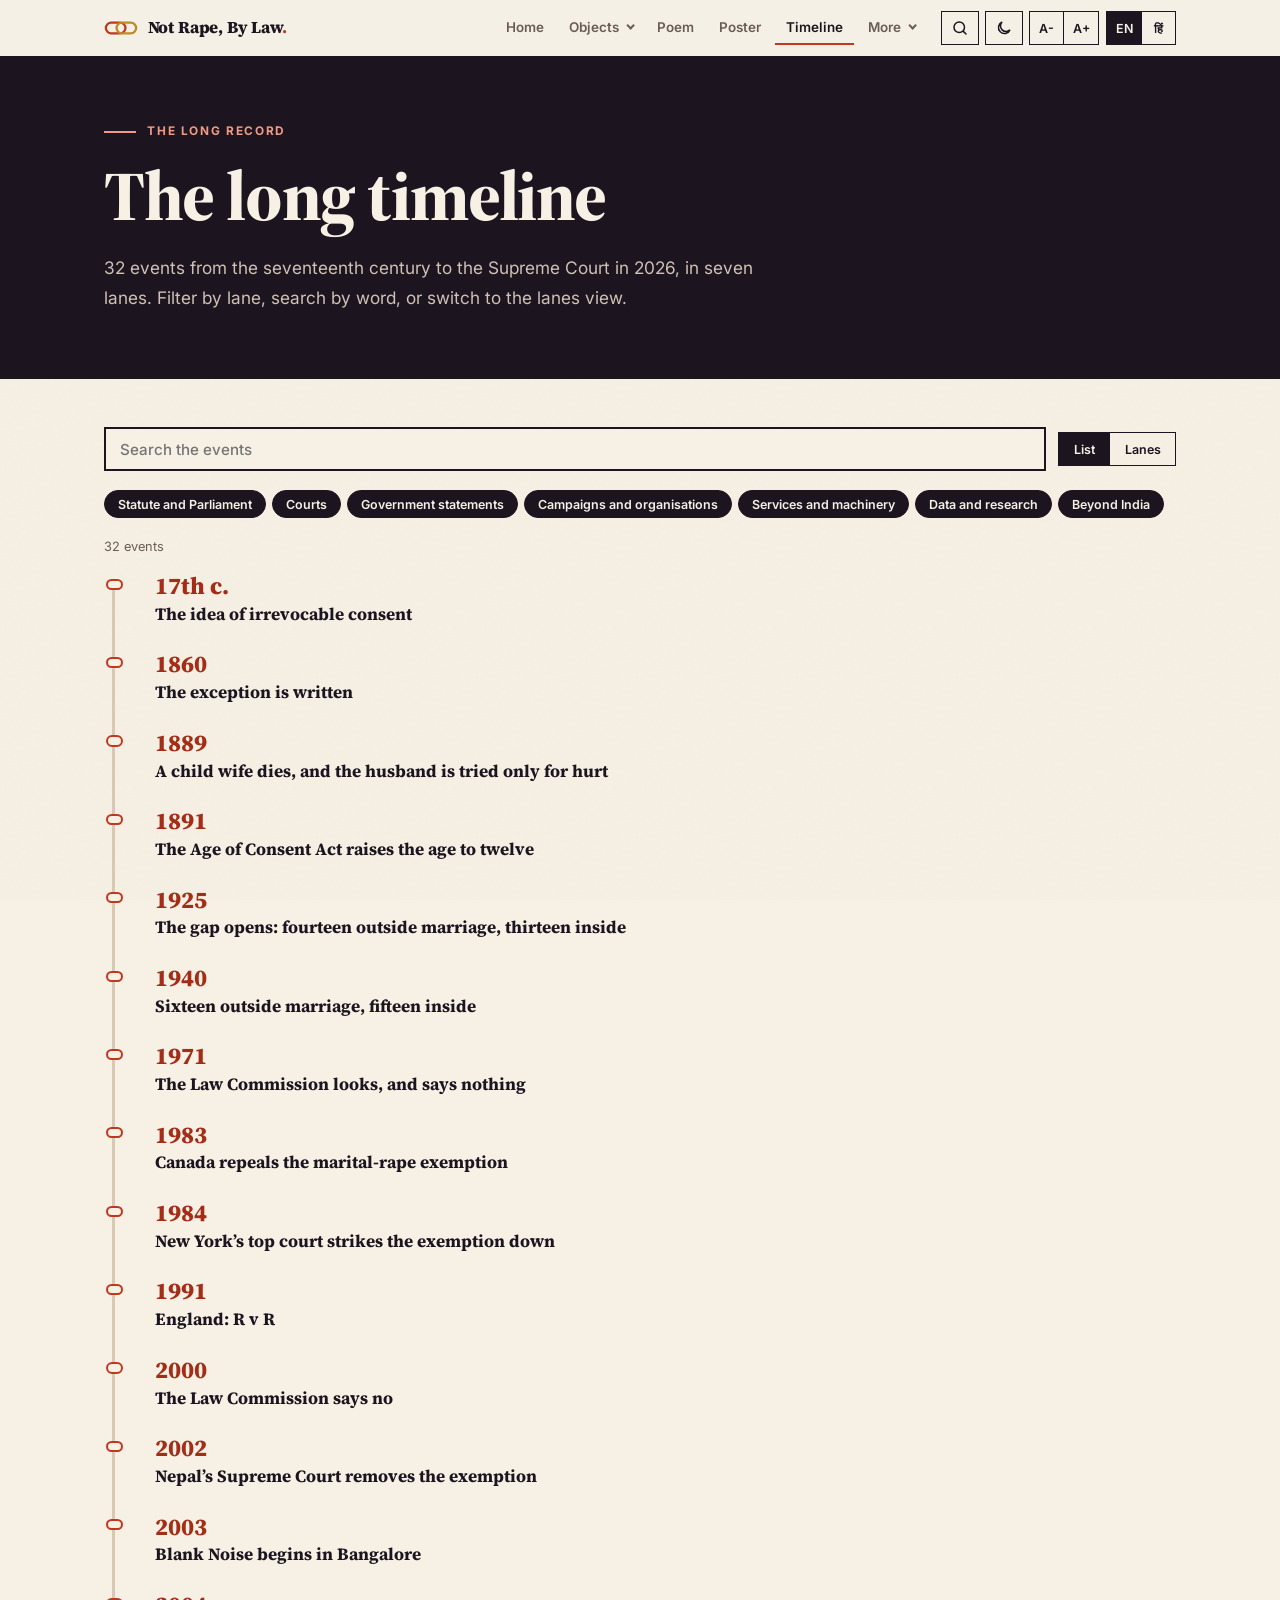
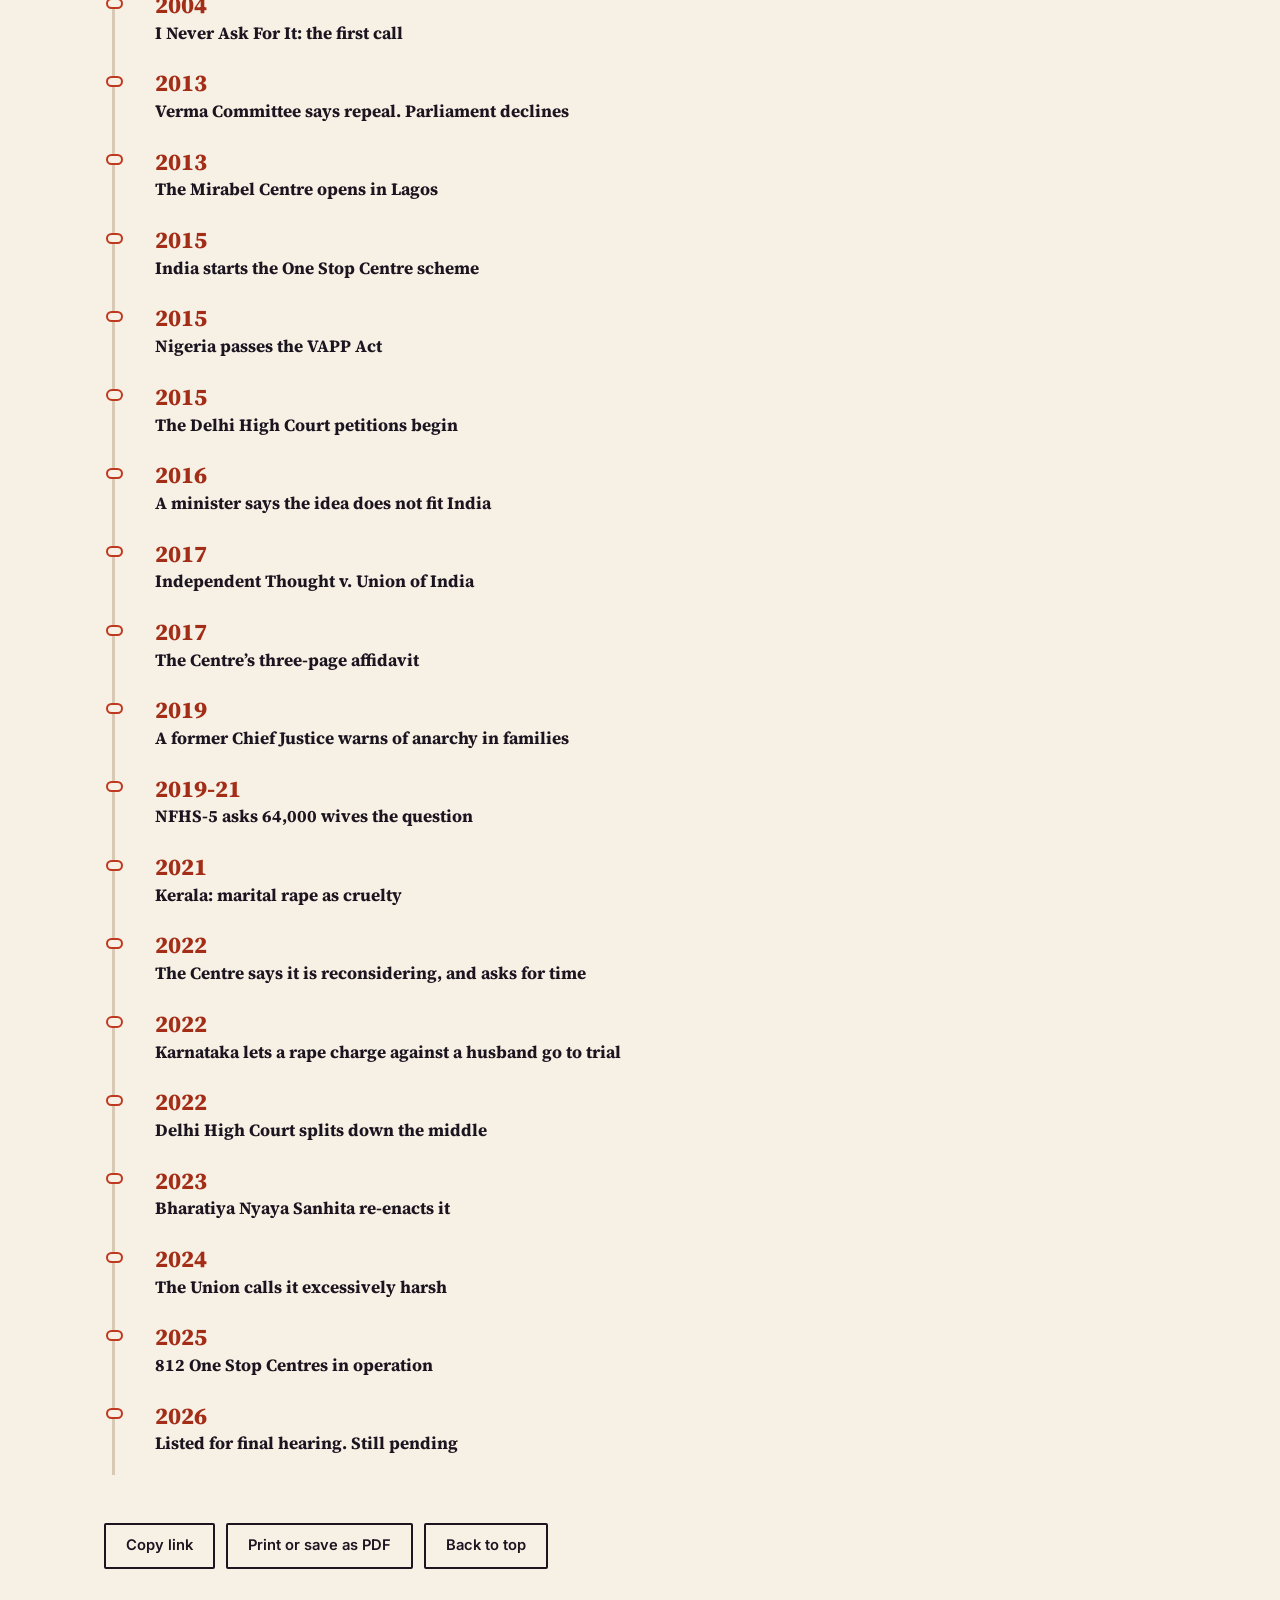
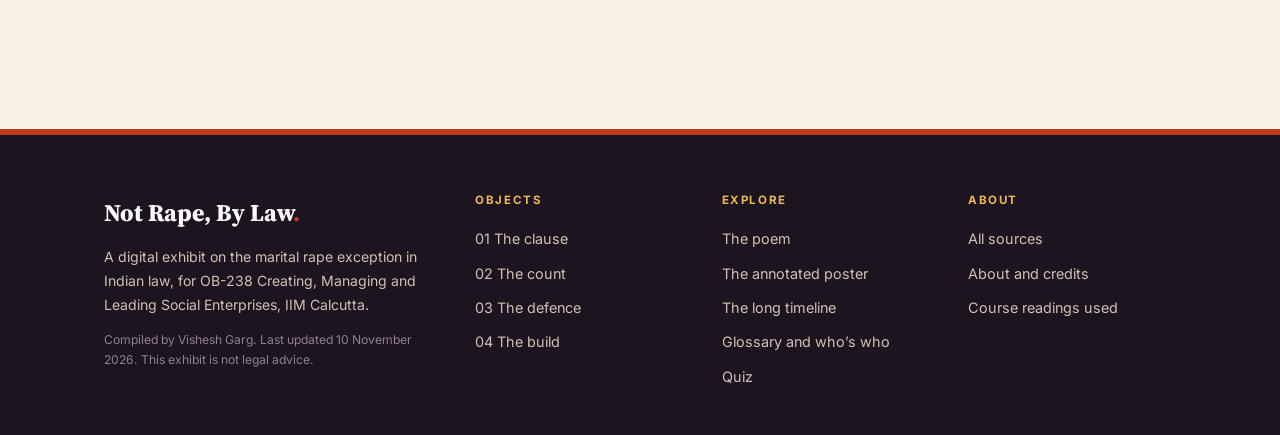
<file: timeline.html>
<!DOCTYPE html>
<html lang="en" data-ui="en" data-theme="light">
<head>
<meta charset="UTF-8">
<meta name="viewport" content="width=device-width, initial-scale=1, viewport-fit=cover">
<title>The long timeline | Not Rape, By Law</title>
<meta name="description" content="Thirty two events from the seventeenth century to 2026 across seven lanes: statute, courts, government, society, services, data and the world.">
<meta name="theme-color" content="#1C1520">
<link rel="canonical" href="https://visheshg36.github.io/CMLSE/timeline.html">
<meta property="og:type" content="website"><meta property="og:site_name" content="Not Rape, By Law">
<meta property="og:title" content="The long timeline | Not Rape, By Law"><meta property="og:description" content="Thirty two events from the seventeenth century to 2026 across seven lanes: statute, courts, government, society, services, data and the world.">
<meta property="og:url" content="https://visheshg36.github.io/CMLSE/timeline.html"><meta property="og:image" content="https://visheshg36.github.io/CMLSE/poster.jpg">
<meta name="twitter:card" content="summary_large_image">
<link rel="icon" href="data:image/svg+xml,%3Csvg xmlns=%27http://www.w3.org/2000/svg%27 viewBox=%270 0 32 32%27%3E%3Crect width=%2732%27 height=%2732%27 rx=%276%27 fill=%27%231C1520%27/%3E%3Crect x=%273%27 y=%2711%27 width=%2718%27 height=%2710%27 rx=%275%27 fill=%27none%27 stroke=%27%23C0391F%27 stroke-width=%272.6%27/%3E%3Crect x=%2711%27 y=%2711%27 width=%2718%27 height=%2710%27 rx=%275%27 fill=%27none%27 stroke=%27%23BD8B26%27 stroke-width=%272.6%27/%3E%3C/svg%3E">
<link rel="preconnect" href="https://fonts.googleapis.com">
<link rel="preconnect" href="https://fonts.gstatic.com" crossorigin>
<link href="https://fonts.googleapis.com/css2?family=Source+Serif+4:ital,opsz,wght@0,8..60,400;0,8..60,600;0,8..60,700;0,8..60,800;1,8..60,400;1,8..60,600&family=Inter:wght@400;500;600;700&family=Tiro+Devanagari+Hindi:ital@0;1&display=swap" rel="stylesheet">
<link rel="stylesheet" href="styles.css">
<script>(function(){var d=document.documentElement;try{var l=localStorage.getItem('exhibit-lang'),t=localStorage.getItem('exhibit-theme'),f=localStorage.getItem('exhibit-fs');d.dataset.ui=(l==='hi')?'hi':'en';if(!t&&window.matchMedia&&matchMedia('(prefers-color-scheme: dark)').matches)t='dark';d.dataset.theme=(t==='dark')?'dark':'light';if(f)d.style.setProperty('--fs',f+'%');}catch(e){d.dataset.ui='en';d.dataset.theme='light';}})();</script>
<noscript><style>[data-lang="hi"]{display:none!important}.rv{opacity:1!important;transform:none!important}</style></noscript>
</head>
<body data-page="timeline.html" class="">
<a class="skip" href="#main"><span data-lang="en">Skip to content</span><span data-lang="hi">सामग्री पर जाएँ</span></a>
<header class="hdr" id="hdr">
 <div class="hdr-in wrap">
  <a class="brand" href="index.html" aria-label="Not Rape, By Law. Home"><svg class="brand-mark" viewBox="0 0 38 18" width="34" height="16" fill="none" stroke-width="2.6" aria-hidden="true"><rect x="2" y="3" width="22" height="12" rx="6" stroke="#C0391F"/><rect x="14" y="3" width="22" height="12" rx="6" stroke="#BD8B26"/></svg><span class="brand-t">Not Rape, By Law<span class="dot">.</span></span></a>
  <nav class="nav" id="nav" aria-label="Main">
   <a class="nl" href="index.html"><span data-lang="en">Home</span><span data-lang="hi">मुखपृष्ठ</span></a>
   <div class="dd" data-dd><button class="nl dd-b" type="button" aria-expanded="false" aria-haspopup="true"><span data-lang="en">Objects</span><span data-lang="hi">वस्तुएँ</span></button><div class="dd-m" role="menu"><a role="menuitem" href="object-01.html"><b>01</b><span data-lang="en">The clause</span><span data-lang="hi">धारा</span></a><a role="menuitem" href="object-02.html"><b>02</b><span data-lang="en">The count</span><span data-lang="hi">गिनती</span></a><a role="menuitem" href="object-03.html"><b>03</b><span data-lang="en">The defence</span><span data-lang="hi">बचाव</span></a><a role="menuitem" href="object-04.html"><b>04</b><span data-lang="en">The build</span><span data-lang="hi">निर्माण</span></a></div></div>
   <a class="nl" href="poem.html"><span data-lang="en">Poem</span><span data-lang="hi">कविता</span></a>
   <a class="nl" href="poster.html"><span data-lang="en">Poster</span><span data-lang="hi">पोस्टर</span></a>
   <a class="nl on" href="timeline.html"><span data-lang="en">Timeline</span><span data-lang="hi">समयरेखा</span></a>
   <div class="dd" data-dd><button class="nl dd-b" type="button" aria-expanded="false" aria-haspopup="true"><span data-lang="en">More</span><span data-lang="hi">और</span></button><div class="dd-m" role="menu"><a role="menuitem" href="glossary.html"><span data-lang="en">Glossary and who’s who</span><span data-lang="hi">शब्दावली और कौन-कौन</span></a><a role="menuitem" href="quiz.html"><span data-lang="en">Quiz</span><span data-lang="hi">क्विज़</span></a><a role="menuitem" href="sources.html"><span data-lang="en">Sources</span><span data-lang="hi">स्रोत</span></a><a role="menuitem" href="about.html"><span data-lang="en">About and credits</span><span data-lang="hi">परिचय और श्रेय</span></a></div></div>
  </nav>
  <div class="tools">
   <button class="tb" id="b-search" type="button" aria-label="Search the exhibit" title="Search (press /)"><svg viewBox="0 0 24 24" width="18" height="18" fill="none" stroke="currentColor" stroke-width="2" stroke-linecap="round" aria-hidden="true"><circle cx="11" cy="11" r="7"/><path d="M20 20l-3.5-3.5"/></svg></button>
   <button class="tb" id="b-theme" type="button" aria-label="Switch light and dark" title="Light or dark"><svg viewBox="0 0 24 24" width="18" height="18" fill="none" stroke="currentColor" stroke-width="2" stroke-linecap="round" aria-hidden="true"><path d="M20 14.5A8 8 0 1 1 9.5 4a6.5 6.5 0 0 0 10.5 10.5z"/></svg></button>
   <div class="fs" role="group" aria-label="Text size"><button id="b-fsm" type="button" aria-label="Smaller text">A-</button><button id="b-fsp" type="button" aria-label="Larger text">A+</button></div>
   <div class="lang" role="group" aria-label="Language"><button id="btn-en" type="button">EN</button><button id="btn-hi" type="button">हिं</button></div>
   <button class="burger" id="b-burger" type="button" aria-label="Menu" aria-expanded="false" aria-controls="nav"><span></span><span></span><span></span></button>
  </div>
 </div>
 <div class="prog" id="prog" aria-hidden="true"></div>
</header>
<main id="main">
<section class="poem-hero tl-hero"><div class="wrap">
 <p class="eyebrow dark"><span data-lang="en">The long record</span><span data-lang="hi">लंबा रिकॉर्ड</span></p>
 <h1 data-lang="en">The long timeline</h1><h1 data-lang="hi">लंबी समयरेखा</h1>
 <p class="dek" data-lang="en">32 events from the seventeenth century to the Supreme Court in 2026, in seven lanes. Filter by lane, search by word, or switch to the lanes view.</p><p class="dek" data-lang="hi">सत्रहवीं सदी से 2026 में सर्वोच्च न्यायालय तक 32 घटनाएँ, सात लेन में। लेन से छाँटिए, शब्द से खोजिए, या लेन दृश्य पर जाइए।</p>
</div></section><section class="sec rv sec-tl" id="tl"><div class="wrap "><div class="w tl-full" data-widget="timeline" data-src="d-tl-full" id="w-tl-full" ></div><script type="application/json" id="d-tl-full">{"events": [{"id": "hale", "y": "17th c.", "k": 1650, "lanes": ["world", "law"], "title": {"en": "The idea of irrevocable consent", "hi": "अटूट सहमति का विचार"}, "body": {"en": "The English jurist Matthew Hale is credited with the idea that a wife irrevocably consents to intercourse by marrying. The exception in India’s penal code traces back to it.", "hi": "अंग्रेज़ न्यायविद मैथ्यू हेल को यह विचार देने का श्रेय दिया जाता है कि विवाह करने पर पत्नी संभोग के लिए अटूट सहमति दे देती है। भारत की दंड संहिता का अपवाद इसी विचार से निकला है।"}, "src": [["Wikipedia, Section 63 of the BNS", "https://en.wikipedia.org/wiki/Section_63_of_the_Bharatiya_Nyaya_Sanhita"], ["Legal Service India, Marital Rape Exception in India", "https://www.legalserviceindia.com/Legal-Articles/marital-rape-exception-in-india-is-it-unconstitutional/"]], "home": false, "tag": null}, {"id": "ipc1860", "y": "1860", "k": 1860, "lanes": ["law"], "title": {"en": "The exception is written", "hi": "अपवाद लिखा जाता है"}, "body": {"en": "The Indian Penal Code defines rape in Section 375 and, in the same section, exempts a husband from prosecution for non consensual sex with his wife above a stated age. It is drafted under colonial law that treated a wife as having given permanent consent at marriage. The wife had to be at least ten for the husband to be exempt.", "hi": "भारतीय दंड संहिता धारा 375 में बलात्कार को परिभाषित करती है और उसी धारा में पति को एक निश्चित आयु से ऊपर की पत्नी के साथ बिना सहमति के संबंध पर मुकदमे से छूट देती है। यह उस औपनिवेशिक कानून के तहत लिखा गया जो मानता था कि विवाह के साथ पत्नी ने स्थायी सहमति दे दी है। पति को छूट तभी थी जब पत्नी कम से कम दस वर्ष की हो।"}, "src": [["Business Standard on Independent Thought (2017)", "https://www.business-standard.com/amp/article/current-affairs/sex-with-minor-wife-10-yrs-in-1860-to-18-now-how-marital-rape-law-changed-117101101297_1.html"], ["ThePrint, From 10 to 18 years", "https://theprint.in/india/from-10-to-18-years-a-look-at-history-of-age-of-consent/1783791/"]], "home": true, "tag": null}, {"id": "phul", "y": "1889", "k": 1889, "lanes": ["courts", "society"], "title": {"en": "A child wife dies, and the husband is tried only for hurt", "hi": "एक बाल-वधू की मृत्यु, और पति पर केवल चोट का मुकदमा"}, "body": {"en": "Phulmoni Dasi, a girl of ten or eleven, died after forced intercourse by her husband. Because she was past the age in the exception, he was convicted only of causing grievous hurt and sentenced to a year. The outcry led to the 1891 Act.", "hi": "फुलमोनी दासी, दस या ग्यारह वर्ष की एक बच्ची, पति द्वारा ज़बरदस्ती संभोग के बाद मर गई। क्योंकि वह अपवाद की आयु पार कर चुकी थी, पति को केवल गंभीर चोट पहुँचाने का दोषी ठहराया गया और एक साल की सज़ा हुई। इस आक्रोश से 1891 का कानून बना।"}, "src": [["Wikipedia, Phulmoni Dasi rape case", "https://en.wikipedia.org/wiki/Phulmoni_Dasi_rape_case"], ["ThePrint, From 10 to 18 years", "https://theprint.in/india/from-10-to-18-years-a-look-at-history-of-age-of-consent/1783791/"]], "home": false, "tag": null}, {"id": "act1891", "y": "1891", "k": 1891, "lanes": ["law"], "title": {"en": "The Age of Consent Act raises the age to twelve", "hi": "सहमति की आयु अधिनियम आयु को बारह करता है"}, "body": {"en": "The 1891 Act raises the age in Section 375 from ten to twelve, for married and unmarried girls alike. The principle that a husband is exempt for an older wife is untouched.", "hi": "1891 का अधिनियम धारा 375 में आयु को दस से बढ़ाकर बारह करता है, विवाहित और अविवाहित दोनों लड़कियों के लिए। यह सिद्धांत जस का तस रहता है कि बड़ी उम्र की पत्नी के लिए पति को छूट है।"}, "src": [["Business Standard on Independent Thought (2017)", "https://www.business-standard.com/amp/article/current-affairs/sex-with-minor-wife-10-yrs-in-1860-to-18-now-how-marital-rape-law-changed-117101101297_1.html"], ["Wikipedia, Phulmoni Dasi rape case", "https://en.wikipedia.org/wiki/Phulmoni_Dasi_rape_case"]], "home": false, "tag": null}, {"id": "y1925", "y": "1925", "k": 1925, "lanes": ["law"], "title": {"en": "The gap opens: fourteen outside marriage, thirteen inside", "hi": "अंतर खुलता है: विवाह के बाहर चौदह, विवाह के भीतर तेरह"}, "body": {"en": "In 1925 the age of consent is raised to fourteen, but the age under Exception 2 goes only to thirteen. For the first time the law protects a wife less than other girls.", "hi": "1925 में सहमति की आयु चौदह की जाती है, पर अपवाद 2 के तहत आयु केवल तेरह होती है। पहली बार कानून एक पत्नी को दूसरी लड़कियों से कम सुरक्षा देता है।"}, "src": [["Business Standard on Independent Thought (2017)", "https://www.business-standard.com/amp/article/current-affairs/sex-with-minor-wife-10-yrs-in-1860-to-18-now-how-marital-rape-law-changed-117101101297_1.html"]], "home": false, "tag": null}, {"id": "y1940", "y": "1940", "k": 1940, "lanes": ["law"], "title": {"en": "Sixteen outside marriage, fifteen inside", "hi": "विवाह के बाहर सोलह, भीतर पंद्रह"}, "body": {"en": "The 1940 amendment sets the age of consent at sixteen and the age under Exception 2 at fifteen, matching the minimum marriage age of the time. The gap stays for the next seventy-seven years.", "hi": "1940 का संशोधन सहमति की आयु सोलह और अपवाद 2 की आयु पंद्रह तय करता है, जो उस समय की विवाह की न्यूनतम आयु से मेल खाती थी। यह अंतर अगले सत्तहत्तर साल बना रहता है।"}, "src": [["Business Standard on Independent Thought (2017)", "https://www.business-standard.com/amp/article/current-affairs/sex-with-minor-wife-10-yrs-in-1860-to-18-now-how-marital-rape-law-changed-117101101297_1.html"]], "home": false, "tag": null}, {"id": "lc42", "y": "1971", "k": 1971, "lanes": ["law", "state"], "title": {"en": "The Law Commission looks, and says nothing", "hi": "विधि आयोग देखता है, और कुछ नहीं कहता"}, "body": {"en": "The 42nd Report of the Law Commission discusses the presumption of consent between a husband and wife living together. It makes no recommendation on whether the exception should stay or go.", "hi": "विधि आयोग की 42वीं रिपोर्ट साथ रह रहे पति-पत्नी के बीच सहमति की धारणा पर चर्चा करती है। अपवाद रहे या हटे, इस पर वह कोई सिफ़ारिश नहीं करती।"}, "src": [["BehanBox, A Colonial Vestige (2022)", "https://behanbox.com/2022/02/01/a-colonial-vestige-why-marital-rape-exception-has-become-untenable/"]], "home": true, "tag": null}, {"id": "canada", "y": "1983", "k": 1983, "lanes": ["world"], "title": {"en": "Canada repeals the marital-rape exemption", "hi": "कनाडा वैवाहिक बलात्कार की छूट हटाता है"}, "body": {"en": "Canada is among the early countries to remove the exemption from its criminal law.", "hi": "कनाडा उन शुरुआती देशों में है जिन्होंने अपने आपराधिक कानून से यह छूट हटाई।"}, "src": [["IJLMH, The Legislative Lacuna in the Backdrop of Rape Laws", "https://ijlmh.com/article/view/the-legislative-lacuna-in-the-backdrop-of-rape-laws"]], "home": false, "tag": null}, {"id": "newyork", "y": "1984", "k": 1984, "lanes": ["world", "courts"], "title": {"en": "New York’s top court strikes the exemption down", "hi": "न्यूयॉर्क की सर्वोच्च अदालत छूट को रद्द करती है"}, "body": {"en": "The Court of Appeals of New York strikes down the marital exemption from the state’s code.", "hi": "न्यूयॉर्क की अपील अदालत राज्य की संहिता से वैवाहिक छूट को रद्द करती है।"}, "src": [["WION, these countries criminalise marital rape", "https://www.wionews.com/india-news/marriage-a-license-to-rape-indias-top-court-to-hear-pleas-on-marital-rape-these-countries-criminalise-it-576588"]], "home": false, "tag": null}, {"id": "rvr", "y": "1991", "k": 1991, "lanes": ["world", "courts"], "title": {"en": "England: R v R", "hi": "इंग्लैंड: आर बनाम आर"}, "body": {"en": "The House of Lords holds that the marital exemption does not exist in English law. The doctrine that India inherited is dropped in the country that wrote it.", "hi": "हाउस ऑफ़ लॉर्ड्स मानता है कि अंग्रेज़ी कानून में वैवाहिक छूट मौजूद ही नहीं है। जो सिद्धांत भारत को विरासत में मिला, उसे वही देश छोड़ देता है जिसने उसे लिखा था।"}, "src": [["Legal Service India, Marital Rape Exception in India", "https://www.legalserviceindia.com/Legal-Articles/marital-rape-exception-in-india-is-it-unconstitutional/"], ["WION, these countries criminalise marital rape", "https://www.wionews.com/india-news/marriage-a-license-to-rape-indias-top-court-to-hear-pleas-on-marital-rape-these-countries-criminalise-it-576588"]], "home": false, "tag": null}, {"id": "lc172", "y": "2000", "k": 2000, "lanes": ["law", "state"], "title": {"en": "The Law Commission says no", "hi": "विधि आयोग मना करता है"}, "body": {"en": "The 172nd Report hears the argument that there is no reason to shield marital rape when other spousal violence is already a crime. It rejects the argument, warning that criminalising it would interfere too much with the institution of marriage.", "hi": "172वीं रिपोर्ट के सामने यह तर्क आता है कि जब पति-पत्नी के बीच की बाकी हिंसा अपराध है, तो वैवाहिक बलात्कार को बचाने का कोई कारण नहीं। आयोग इसे खारिज करता है, यह चेतावनी देकर कि इससे विवाह संस्था में बहुत अधिक हस्तक्षेप होगा।"}, "src": [["BehanBox, A Colonial Vestige (2022)", "https://behanbox.com/2022/02/01/a-colonial-vestige-why-marital-rape-exception-has-become-untenable/"]], "home": true, "tag": null}, {"id": "nepal", "y": "2002", "k": 2002, "lanes": ["world", "courts"], "title": {"en": "Nepal’s Supreme Court removes the exemption", "hi": "नेपाल का सर्वोच्च न्यायालय छूट हटाता है"}, "body": {"en": "Nepal’s Supreme Court holds that the exemption cannot stand with the equality of spouses, and Nepal later legislates against marital rape.", "hi": "नेपाल का सर्वोच्च न्यायालय मानता है कि छूट पति-पत्नी की समानता के साथ नहीं टिक सकती, और नेपाल बाद में वैवाहिक बलात्कार के विरुद्ध कानून बनाता है।"}, "src": [["WION, these countries criminalise marital rape", "https://www.wionews.com/india-news/marriage-a-license-to-rape-indias-top-court-to-hear-pleas-on-marital-rape-these-countries-criminalise-it-576588"], ["Legal Service India, Marital Rape Exception in India", "https://www.legalserviceindia.com/Legal-Articles/marital-rape-exception-in-india-is-it-unconstitutional/"]], "home": false, "tag": null}, {"id": "bn2003", "y": "2003", "k": 2003, "lanes": ["society"], "title": {"en": "Blank Noise begins in Bangalore", "hi": "बेंगलुरु में ब्लैंक नॉइज़ की शुरुआत"}, "body": {"en": "Jasmeen Patheja starts Blank Noise in August 2003 as a student project at Srishti. It becomes a volunteer-led community and public art project on street harassment.", "hi": "जैस्मीन पथेजा अगस्त 2003 में श्रिष्टि में एक छात्र परियोजना के रूप में ब्लैंक नॉइज़ शुरू करती हैं। यह सड़क पर उत्पीड़न पर स्वयंसेवकों द्वारा चलाई जाने वाली सामुदायिक और सार्वजनिक कला परियोजना बन जाती है।"}, "src": [["Wikipedia, Blank Noise", "https://en.wikipedia.org/wiki/Blank_Noise"]], "home": false, "tag": null}, {"id": "inafi", "y": "2004", "k": 2004, "lanes": ["society"], "title": {"en": "I Never Ask For It: the first call", "hi": "‘आई नेवर आस्क फ़ॉर इट’: पहला आह्वान"}, "body": {"en": "The first call invites survivors to bring the clothes they were wearing when they experienced violence. Early reactions to Blank Noise’s questions about harassment are mostly denial or anger.", "hi": "पहला आह्वान उत्तरजीवियों को वे कपड़े लाने को कहता है जो उन्होंने हिंसा के समय पहने थे। उत्पीड़न के बारे में ब्लैंक नॉइज़ के सवालों पर शुरुआती प्रतिक्रिया ज़्यादातर इनकार या गुस्से की होती है।"}, "src": [["Jasmeen Patheja, artist website", "https://jasmeenpatheja.com"]], "home": false, "tag": null}, {"id": "verma", "y": "2013", "k": 2013, "lanes": ["law", "state"], "title": {"en": "Verma Committee says repeal. Parliament declines", "hi": "वर्मा समिति कहती है हटाओ। संसद नहीं मानती"}, "body": {"en": "After the 2012 Delhi gang rape case, the Justice J.S. Verma Committee recommends deleting the exception and says marriage cannot be a shield on the question of consent. The Parliamentary Standing Committee on Home Affairs refuses, saying the family system would come under stress. The 2013 amendment widens the rape law and leaves Exception 2 untouched.", "hi": "2012 के दिल्ली सामूहिक बलात्कार मामले के बाद न्यायमूर्ति जे.एस. वर्मा समिति अपवाद हटाने की सिफ़ारिश करती है और कहती है कि सहमति के सवाल पर विवाह ढाल नहीं बन सकता। गृह मामलों की संसदीय स्थायी समिति यह कहकर मना कर देती है कि इससे पारिवारिक व्यवस्था पर दबाव पड़ेगा। 2013 का संशोधन बलात्कार कानून को चौड़ा करता है और अपवाद 2 को छोड़ देता है।"}, "src": [["BehanBox, A Colonial Vestige (2022)", "https://behanbox.com/2022/02/01/a-colonial-vestige-why-marital-rape-exception-has-become-untenable/"]], "home": true, "tag": null}, {"id": "mirabel", "y": "2013", "k": 2013.5, "lanes": ["services"], "title": {"en": "The Mirabel Centre opens in Lagos", "hi": "लागोस में मिराबेल सेंटर खुलता है"}, "body": {"en": "On 1 July 2013 Itoro Eze-Anaba opens Nigeria’s first sexual assault referral centre inside a Lagos teaching hospital.", "hi": "1 जुलाई 2013 को इतोरो एज़े-अनाबा लागोस के एक शिक्षण अस्पताल के भीतर नाइजीरिया का पहला यौन हमला रेफ़रल केंद्र खोलती हैं।"}, "src": [["ThisDay, A Boost to the Fight against Sexual Assault (2021)", "https://thisdaylive.com/index.php/2021/10/05/a-boost-to-the-fight-against-sexual-assault"], ["Sodipo et al. (2018), Mirabel Centre audit", "https://phcfm.org/index.php/phcfm/article/view/1727"]], "home": false, "tag": null}, {"id": "osc", "y": "2015", "k": 2015, "lanes": ["services"], "title": {"en": "India starts the One Stop Centre scheme", "hi": "भारत वन स्टॉप सेंटर योजना शुरू करता है"}, "body": {"en": "From 1 April 2015 India’s One Stop Centres offer police facilitation, medical aid, legal aid, counselling and temporary shelter under one roof. By March 2025, 812 are operating.", "hi": "1 अप्रैल 2015 से भारत के वन स्टॉप सेंटर पुलिस सुविधा, चिकित्सा सहायता, कानूनी सहायता, परामर्श और अस्थायी आश्रय एक ही छत के नीचे देते हैं। मार्च 2025 तक 812 चल रहे हैं।"}, "src": [["PIB, Elimination of violence against women (2025)", "https://static.pib.gov.in/WriteReadData/specificdocs/documents/2025/nov/doc20251124704801.pdf"], ["Rajya Sabha Q 267 (26 March 2025)", "https://rsdebate.nic.in/bitstream/123456789/755972/1/PQ_267_26032025_U3033_p493_p493.pdf"]], "home": false, "tag": null}, {"id": "vapp", "y": "2015", "k": 2015.1, "lanes": ["law", "world"], "title": {"en": "Nigeria passes the VAPP Act", "hi": "नाइजीरिया वीएपीपी अधिनियम पारित करता है"}, "body": {"en": "The Violence Against Persons (Prohibition) Act defines rape around the absence of consent, without the spousal exemption of the older codes. Itoro Eze-Anaba helped draft it. Lawyers still debate whether it settles the question for wives.", "hi": "हिंसा के विरुद्ध व्यक्तियों (निषेध) अधिनियम बलात्कार को सहमति के अभाव के इर्द-गिर्द परिभाषित करता है, पुरानी संहिताओं की वैवाहिक छूट के बिना। इतोरो एज़े-अनाबा ने इसके मसौदे में मदद की। वकील अब भी बहस करते हैं कि पत्नियों के लिए यह सवाल सुलझाता है या नहीं।"}, "src": [["Ashoka, Itoro Eze-Anaba", "https://www.ashoka.org/en/fellow/itoro-eze-anaba"], ["LawPavilion on the VAPP Act and marital rape", "https://lawpavilion.com/blog/a-silent-crime-or-a-silenced-crime-re-examining-the-stance-of-the-vapp-act-on-marital-rape-in-nigeria"]], "home": false, "tag": null}, {"id": "rit15", "y": "2015", "k": 2015.2, "lanes": ["courts"], "title": {"en": "The Delhi High Court petitions begin", "hi": "दिल्ली उच्च न्यायालय में याचिकाएँ शुरू"}, "body": {"en": "Petitions against the exception, including RIT Foundation’s, enter the Delhi High Court, where they stay pending until 2022.", "hi": "अपवाद के विरुद्ध याचिकाएँ, जिनमें आरआईटी फाउंडेशन की भी है, दिल्ली उच्च न्यायालय पहुँचती हैं, जहाँ वे 2022 तक लंबित रहती हैं।"}, "src": [["ThePrint, Centre reviewing stance (2022)", "https://theprint.in/judiciary/in-2017-govt-said-criminalising-marital-rape-would-harm-marriage-now-its-reviewing-stance/819853"]], "home": false, "tag": null}, {"id": "mg16", "y": "2016", "k": 2016, "lanes": ["state"], "title": {"en": "A minister says the idea does not fit India", "hi": "एक मंत्री कहती हैं कि यह विचार भारत में फ़िट नहीं बैठता"}, "body": {"en": "Maneka Gandhi, then Union Minister for Women and Child Development, says marital rape as understood internationally cannot be applied in India, citing illiteracy, poverty, customs and the view of marriage as a sacrament.", "hi": "तत्कालीन केंद्रीय महिला एवं बाल विकास मंत्री मेनका गांधी कहती हैं कि अंतरराष्ट्रीय स्तर पर समझा जाने वाला वैवाहिक बलात्कार भारत में लागू नहीं हो सकता, और अशिक्षा, गरीबी, रीतियों तथा विवाह को संस्कार मानने की सोच का हवाला देती हैं।"}, "src": [["BehanBox, A Colonial Vestige (2022)", "https://behanbox.com/2022/02/01/a-colonial-vestige-why-marital-rape-exception-has-become-untenable/"]], "home": false, "tag": null}, {"id": "indthought", "y": "2017", "k": 2017, "lanes": ["courts"], "title": {"en": "Independent Thought v. Union of India", "hi": "इंडिपेंडेंट थॉट बनाम भारत संघ"}, "body": {"en": "The Supreme Court holds that the exception cannot apply where the wife is under 18. This closes a gap for minors. The Court expressly declines to rule on the exception as it applies to adult wives, and the core exemption stands. The same year, the Union files an affidavit in the Delhi High Court opposing criminalisation.", "hi": "सर्वोच्च न्यायालय कहता है कि पत्नी 18 वर्ष से कम हो तो यह अपवाद लागू नहीं होगा। इससे नाबालिगों के लिए एक खाई भरती है। वयस्क पत्नियों के लिए अपवाद पर अदालत निर्णय देने से स्पष्ट इनकार करती है, और मूल छूट कायम रहती है। उसी वर्ष भारत संघ दिल्ली उच्च न्यायालय में हलफ़नामा दायर कर इसे अपराध बनाने का विरोध करता है।"}, "src": [["Business Standard on Independent Thought (2017)", "https://www.business-standard.com/amp/article/current-affairs/sex-with-minor-wife-10-yrs-in-1860-to-18-now-how-marital-rape-law-changed-117101101297_1.html"], ["BehanBox, A Colonial Vestige (2022)", "https://behanbox.com/2022/02/01/a-colonial-vestige-why-marital-rape-exception-has-become-untenable/"]], "home": true, "tag": null}, {"id": "aff17", "y": "2017", "k": 2017.5, "lanes": ["state"], "title": {"en": "The Centre’s three-page affidavit", "hi": "केंद्र का तीन पृष्ठ का हलफ़नामा"}, "body": {"en": "In August 2017 the Centre tells the Delhi High Court that criminalisation could destabilise marriage and become a tool for harassing husbands, and that sexual acts between spouses leave no lasting evidence.", "hi": "अगस्त 2017 में केंद्र दिल्ली उच्च न्यायालय से कहता है कि इसे अपराध बनाने से विवाह अस्थिर हो सकता है और यह पतियों को परेशान करने का हथियार बन सकता है, और कि पति-पत्नी के बीच के यौन कृत्यों का कोई स्थायी सबूत नहीं रहता।"}, "src": [["The News Minute, Centre to Delhi HC (2017)", "https://www.thenewsminute.com/news/criminalizing-marital-rape-may-become-tool-harassing-husbands-centre-delhi-hc-67575"]], "home": false, "tag": null}, {"id": "misra19", "y": "2019", "k": 2019, "lanes": ["state", "courts"], "title": {"en": "A former Chief Justice warns of anarchy in families", "hi": "एक पूर्व मुख्य न्यायाधीश परिवारों में अराजकता की चेतावनी देते हैं"}, "body": {"en": "Dipak Misra, a former Chief Justice of India, says at a conference that criminalising marital rape would create anarchy in families.", "hi": "भारत के पूर्व मुख्य न्यायाधीश दीपक मिश्रा एक सम्मेलन में कहते हैं कि वैवाहिक बलात्कार को अपराध बनाने से परिवारों में अराजकता फैलेगी।"}, "src": [["BehanBox, A Colonial Vestige (2022)", "https://behanbox.com/2022/02/01/a-colonial-vestige-why-marital-rape-exception-has-become-untenable/"]], "home": false, "tag": null}, {"id": "nfhs5", "y": "2019-21", "k": 2019.5, "lanes": ["data"], "title": {"en": "NFHS-5 asks 64,000 wives the question", "hi": "एनएफएचएस-5 64,000 पत्नियों से वह सवाल पूछता है"}, "body": {"en": "In two phases in 2019 to 2021 the National Family Health Survey interviews 724,115 women. About 64,000 ever married women answer the domestic violence module. About six in every hundred report that their husband forced them into sex or sexual acts.", "hi": "2019 से 2021 के दो चरणों में राष्ट्रीय परिवार स्वास्थ्य सर्वेक्षण 7,24,115 महिलाओं से बात करता है। लगभग 64,000 विवाहित महिलाएँ घरेलू हिंसा खंड का जवाब देती हैं। हर सौ में से लगभग छह बताती हैं कि उनके पति ने उन्हें संभोग या यौन कृत्यों के लिए बाध्य किया।"}, "src": [["Prasad and Vivekananda (2023), Gokhale Institute", "https://gipe.ac.in/wp-content/uploads/2024/03/Gender-Based-Violence-A-Shred-of-Evidence-from-NFHS-5.pdf"]], "home": false, "tag": null}, {"id": "kerala21", "y": "2021", "k": 2021, "lanes": ["courts"], "title": {"en": "Kerala: marital rape as cruelty", "hi": "केरल: वैवाहिक बलात्कार क्रूरता के रूप में"}, "body": {"en": "The Kerala High Court accepts marital rape as cruelty for the purpose of divorce, while noting that penal law does not recognise it.", "hi": "केरल उच्च न्यायालय तलाक के लिए वैवाहिक बलात्कार को क्रूरता मानता है, यह कहते हुए कि दंड कानून इसे मान्यता नहीं देता।"}, "src": [["BehanBox, A Colonial Vestige (2022)", "https://behanbox.com/2022/02/01/a-colonial-vestige-why-marital-rape-exception-has-become-untenable/"]], "home": false, "tag": null}, {"id": "rev22", "y": "2022", "k": 2022.1, "lanes": ["state"], "title": {"en": "The Centre says it is reconsidering, and asks for time", "hi": "केंद्र कहता है कि वह पुनर्विचार कर रहा है, और समय माँगता है"}, "body": {"en": "Asked for its stand in the Delhi High Court, the Union says it is taking a fresh look at its 2017 position and consulting states, and asks the court to defer. It does not withdraw the 2017 affidavit.", "hi": "दिल्ली उच्च न्यायालय में रुख पूछे जाने पर भारत संघ कहता है कि वह अपने 2017 के रुख पर दोबारा विचार कर रहा है और राज्यों से परामर्श कर रहा है, और अदालत से रुकने को कहता है। वह 2017 का हलफ़नामा वापस नहीं लेता।"}, "src": [["ThePrint, Centre reviewing stance (2022)", "https://theprint.in/judiciary/in-2017-govt-said-criminalising-marital-rape-would-harm-marriage-now-its-reviewing-stance/819853"], ["Scroll, Centre seeks to defer hearing (2022)", "https://scroll.in/latest/1016616/scroll_in"]], "home": false, "tag": null}, {"id": "ka22", "y": "2022", "k": 2022.2, "lanes": ["courts"], "title": {"en": "Karnataka lets a rape charge against a husband go to trial", "hi": "कर्नाटक एक पति पर बलात्कार के आरोप को मुकदमे तक जाने देता है"}, "body": {"en": "In March 2022 the Karnataka High Court holds that the exception is not a licence to commit a crime, and lets the charge proceed. The case reaches the Supreme Court.", "hi": "मार्च 2022 में कर्नाटक उच्च न्यायालय मानता है कि अपवाद अपराध करने का लाइसेंस नहीं है, और आरोप को आगे बढ़ने देता है। मामला सर्वोच्च न्यायालय पहुँचता है।"}, "src": [["India Legal (September 2026)", "https://indialegallive.com/constitutional-law-news/courts-news/supreme-court-to-hear-pleas-against-marital-rape-exception-centre-says-striking-it-down-may-impact-marriage/"], ["News Karnataka (September 2026)", "https://newskarnataka.com/india/supreme-court-weighs-marital-rape-law-and-womens-autonomy/11092026/"]], "home": false, "tag": null}, {"id": "delhi22", "y": "2022", "k": 2022.5, "lanes": ["courts"], "title": {"en": "Delhi High Court splits down the middle", "hi": "दिल्ली उच्च न्यायालय का खंडित फ़ैसला"}, "body": {"en": "On 11 May 2022, in RIT Foundation v. Union of India, Justice Rajiv Shakdher strikes the exception down under Article 14, and Justice C. Hari Shankar upholds it as resting on an intelligible differentia. A split verdict binds no one, so the exception survives by procedural default and the matter moves to the Supreme Court.", "hi": "11 मई 2022 को आरआईटी फाउंडेशन बनाम भारत संघ में न्यायमूर्ति राजीव शकधर अनुच्छेद 14 के तहत अपवाद को रद्द करते हैं, और न्यायमूर्ति सी. हरि शंकर इसे बोधगम्य भेद पर आधारित मानकर बरकरार रखते हैं। खंडित फ़ैसला किसी पर बाध्यकारी नहीं होता, इसलिए अपवाद प्रक्रियागत चूक से बच जाता है और मामला सर्वोच्च न्यायालय पहुँचता है।"}, "src": [["BehanBox, A Colonial Vestige (2022)", "https://behanbox.com/2022/02/01/a-colonial-vestige-why-marital-rape-exception-has-become-untenable/"], ["India Legal (September 2026)", "https://indialegallive.com/constitutional-law-news/courts-news/supreme-court-to-hear-pleas-against-marital-rape-exception-centre-says-striking-it-down-may-impact-marriage/"]], "home": true, "tag": null}, {"id": "bns23", "y": "2023", "k": 2023, "lanes": ["law"], "title": {"en": "Bharatiya Nyaya Sanhita re-enacts it", "hi": "भारतीय न्याय संहिता इसे फिर लागू करती है"}, "body": {"en": "India replaces the Indian Penal Code with the Bharatiya Nyaya Sanhita. Section 63, Exception 2 carries the marital exception forward with the same structure and the same age threshold. A wholesale rewrite of criminal law was the moment to let it lapse quietly. It was kept instead.", "hi": "भारत भारतीय दंड संहिता की जगह भारतीय न्याय संहिता लाता है। धारा 63, अपवाद 2 वैवाहिक अपवाद को उसी ढाँचे और उसी आयु-सीमा के साथ आगे ले जाती है। आपराधिक कानून का पूरा पुनर्लेखन वह मौका था जब यह चुपचाप समाप्त हो सकता था। उसे रखा गया।"}, "src": [["Wikipedia, Section 63 of the BNS", "https://en.wikipedia.org/wiki/Section_63_of_the_Bharatiya_Nyaya_Sanhita"]], "home": true, "tag": null}, {"id": "aff24", "y": "2024", "k": 2024, "lanes": ["state"], "title": {"en": "The Union calls it excessively harsh", "hi": "केंद्र इसे अत्यधिक कठोर कहता है"}, "body": {"en": "On 3 October, the Ministry of Home Affairs files a 49 page affidavit in the Supreme Court. It concedes that a husband has no fundamental right to violate his wife’s consent, then argues that calling it rape would be excessively harsh and that existing laws are enough. The Supreme Court starts hearing the case on 17 October and defers it weeks later, before the Chief Justice retires.", "hi": "3 अक्टूबर को गृह मंत्रालय सर्वोच्च न्यायालय में 49 पृष्ठ का हलफ़नामा दायर करता है। वह मानता है कि पति को पत्नी की सहमति तोड़ने का कोई मौलिक अधिकार नहीं, फिर तर्क देता है कि इसे बलात्कार कहना अत्यधिक कठोर होगा और मौजूदा कानून काफ़ी हैं। सर्वोच्च न्यायालय 17 अक्टूबर को सुनवाई शुरू करता है और कुछ हफ़्तों बाद, मुख्य न्यायाधीश की सेवानिवृत्ति से पहले, उसे टाल देता है।"}, "src": [["ThePrint, Centre tells Supreme Court (2024)", "https://theprint.in/judiciary/rape-within-marriage-must-be-distinguished-from-that-outside-it-centre-tells-supreme-court/2296682/"], ["Onmanorama / PTI (2024)", "https://www.onmanorama.com/news/india/2024/10/03/centre-government-marital-rape-destroys-institution-marriage-supreme-court.html"]], "home": true, "tag": null}, {"id": "osc25", "y": "2025", "k": 2025, "lanes": ["services", "data"], "title": {"en": "812 One Stop Centres in operation", "hi": "812 वन स्टॉप सेंटर चालू"}, "body": {"en": "Parliament is told in March 2025 that 812 One Stop Centres are operational across India. They can offer a wife medical aid, counselling, shelter and help with a complaint, but no rape charge against her husband.", "hi": "मार्च 2025 में संसद को बताया जाता है कि पूरे भारत में 812 वन स्टॉप सेंटर चालू हैं। वे एक पत्नी को चिकित्सा सहायता, परामर्श, आश्रय और शिकायत में मदद दे सकते हैं, पर पति के विरुद्ध बलात्कार का आरोप नहीं।"}, "src": [["Rajya Sabha Q 267 (26 March 2025)", "https://rsdebate.nic.in/bitstream/123456789/755972/1/PQ_267_26032025_U3033_p493_p493.pdf"]], "home": false, "tag": null}, {"id": "sc26", "y": "2026", "k": 2026, "lanes": ["courts"], "title": {"en": "Listed for final hearing. Still pending", "hi": "अंतिम सुनवाई के लिए सूचीबद्ध। अब भी लंबित"}, "body": {"en": "On 9 September, a bench led by Chief Justice Surya Kant lists a batch of eight matters for final hearing. It will decide two questions: whether a husband can be prosecuted while the exception survives, and whether the exception is constitutional at all. The Union maintains that this is for Parliament. At the time of writing, there is no verdict.", "hi": "9 सितंबर को मुख्य न्यायाधीश सूर्य कांत की अध्यक्षता वाली पीठ आठ मामलों के समूह को अंतिम सुनवाई के लिए सूचीबद्ध करती है। वह दो सवाल तय करेगी: क्या अपवाद के रहते पति पर मुकदमा चल सकता है, और क्या अपवाद संवैधानिक है भी। केंद्र का कहना है कि यह संसद का काम है। यह लिखे जाने तक कोई फ़ैसला नहीं आया है।"}, "src": [["Prime Legal (September 2026)", "https://blog.primelegal.in/marital-rape-exception-supreme-court-section-63-bns/"], ["Bar & Bench (September 2026)", "https://www.barandbench.com/news/litigation/marital-rape-case-supreme-court-to-decide-hearing-date-on-september-9"], ["News Karnataka (September 2026)", "https://newskarnataka.com/india/supreme-court-weighs-marital-rape-law-and-womens-autonomy/11092026/"]], "home": true, "tag": null}], "lanes": {"law": {"en": "Statute and Parliament", "hi": "कानून और संसद"}, "courts": {"en": "Courts", "hi": "अदालतें"}, "state": {"en": "Government statements", "hi": "सरकारी बयान"}, "society": {"en": "Campaigns and organisations", "hi": "अभियान और संगठन"}, "services": {"en": "Services and machinery", "hi": "सेवाएँ और मशीनरी"}, "data": {"en": "Data and research", "hi": "आँकड़े और शोध"}, "world": {"en": "Beyond India", "hi": "भारत से बाहर"}}, "opts": {"compact": false, "chips": true, "search": true, "select": "none", "view": "list", "views": true}}</script></div></section><div class="sharebar rv"><div class="wrap"><button type="button" class="btn ghost" data-share><span data-lang="en">Copy link</span><span data-lang="hi">लिंक कॉपी करें</span></button><button type="button" class="btn ghost" data-print><span data-lang="en">Print or save as PDF</span><span data-lang="hi">प्रिंट करें या PDF सहेजें</span></button><button type="button" class="btn ghost" data-top><span data-lang="en">Back to top</span><span data-lang="hi">ऊपर जाएँ</span></button></div></div>
</main>
<footer class="ftr">
 <div class="wrap ftr-grid">
  <div class="ftr-brand">
   <p class="ftr-logo">Not Rape, By Law<span class="dot">.</span></p>
   <p class="ftr-line"><span data-lang="en">A digital exhibit on the marital rape exception in Indian law, for OB-238 Creating, Managing and Leading Social Enterprises, IIM Calcutta.</span><span data-lang="hi">भारतीय कानून में वैवाहिक बलात्कार अपवाद पर एक डिजिटल प्रदर्शनी, OB-238 क्रिएटिंग, मैनेजिंग एंड लीडिंग सोशल एंटरप्राइजेज़, आईआईएम कलकत्ता के लिए।</span></p>
   <p class="ftr-small"><span data-lang="en">Compiled by Vishesh Garg. Last updated 10 November 2026. This exhibit is not legal advice.</span><span data-lang="hi">विशेष गर्ग द्वारा संकलित। अंतिम अद्यतन 10 November 2026। यह प्रदर्शनी कानूनी सलाह नहीं है।</span></p>
  </div>
  <div><h3><span data-lang="en">Objects</span><span data-lang="hi">वस्तुएँ</span></h3><ul><li><a href="object-01.html">01 <span data-lang="en">The clause</span><span data-lang="hi">धारा</span></a></li><li><a href="object-02.html">02 <span data-lang="en">The count</span><span data-lang="hi">गिनती</span></a></li><li><a href="object-03.html">03 <span data-lang="en">The defence</span><span data-lang="hi">बचाव</span></a></li><li><a href="object-04.html">04 <span data-lang="en">The build</span><span data-lang="hi">निर्माण</span></a></li></ul></div>
  <div><h3><span data-lang="en">Explore</span><span data-lang="hi">खोजें</span></h3><ul><li><a href="poem.html"><span data-lang="en">The poem</span><span data-lang="hi">कविता</span></a></li><li><a href="poster.html"><span data-lang="en">The annotated poster</span><span data-lang="hi">टिप्पणी-सहित पोस्टर</span></a></li><li><a href="timeline.html"><span data-lang="en">The long timeline</span><span data-lang="hi">लंबी समयरेखा</span></a></li><li><a href="glossary.html"><span data-lang="en">Glossary and who’s who</span><span data-lang="hi">शब्दावली और कौन-कौन</span></a></li><li><a href="quiz.html"><span data-lang="en">Quiz</span><span data-lang="hi">क्विज़</span></a></li></ul></div>
  <div><h3><span data-lang="en">About</span><span data-lang="hi">परिचय</span></h3><ul><li><a href="sources.html"><span data-lang="en">All sources</span><span data-lang="hi">सभी स्रोत</span></a></li><li><a href="about.html"><span data-lang="en">About and credits</span><span data-lang="hi">परिचय और श्रेय</span></a></li><li><a href="index.html#about"><span data-lang="en">Course readings used</span><span data-lang="hi">इस्तेमाल की गई पठन-सामग्री</span></a></li></ul></div>
 </div>
</footer>
<div class="srch" id="srch" hidden role="dialog" aria-modal="true" aria-label="Search the exhibit">
 <div class="srch-box">
  <div class="srch-top"><svg viewBox="0 0 24 24" width="18" height="18" fill="none" stroke="currentColor" stroke-width="2" stroke-linecap="round" aria-hidden="true"><circle cx="11" cy="11" r="7"/><path d="M20 20l-3.5-3.5"/></svg><input id="srch-in" type="search" autocomplete="off" spellcheck="false" placeholder="Search the exhibit" aria-label="Search the exhibit"><button id="srch-x" type="button" aria-label="Close search">esc</button></div>
  <ul class="srch-list" id="srch-list" role="listbox"></ul>
  <p class="srch-foot" id="srch-foot"></p>
 </div>
</div>
<div class="toast" id="toast" role="status" aria-live="polite"></div>
<button class="totop" id="totop" type="button" aria-label="Back to top">&uarr;</button>
<script src="search-index.js"></script>
<script src="glossary-data.js"></script>
<script src="site.js"></script>
<script src="widgets.js"></script>

</body>
</html>
</file>
<file: styles.css>
/* ==========================================================================
   Not Rape, By Law. Design system.  Light, dark, English, Hindi.
   ========================================================================== */
:root{
  --fs:100%;
  --bg:#F6F0E5; --bg2:#EFE7D8; --surface:#FFFFFF; --surface2:#EBE1D0; --ink:#1C1520; --muted:#6A5D55; --line:#D7C9B4;
  --red-fill:#C0391F; --red-dp:#8E2413; --red-text:#A32D17; --gold:#BD8B26; --gold-text:#8A6310; --green:#4E6144;
  --night:#1C1520; --night2:#2E2436; --on-night:#F6F0E5; --on-night-m:#CFC1B4;
  --shadow:6px 6px 0 var(--ink);
  --serif:'Source Serif 4',Georgia,'Times New Roman',serif;
  --sans:'Inter',-apple-system,BlinkMacSystemFont,'Segoe UI',sans-serif;
  --deva:'Tiro Devanagari Hindi','Noto Sans Devanagari','Noto Serif Devanagari',serif;
  --lh:1.65;
}
html[data-theme="dark"]{
  --bg:#120D16; --bg2:#171019; --surface:#1C1522; --surface2:#261D2E; --ink:#F2EADB; --muted:#B8AB9C; --line:#3C3044;
  --red-text:#F58A72; --gold-text:#E0B455; --green:#8FB07F;
  --night:#0B070E; --night2:#1C1522; --shadow:6px 6px 0 #000;
}
html[data-ui="hi"]{--lh:1.9}
*,*::before,*::after{box-sizing:border-box}
html{font-size:var(--fs);scroll-behavior:smooth;scroll-padding-top:7.5rem;-webkit-text-size-adjust:100%}
body{margin:0;background:var(--bg);color:var(--ink);font-family:var(--sans);line-height:var(--lh);-webkit-font-smoothing:antialiased;overflow-x:hidden}
body::before{content:"";position:fixed;inset:0;pointer-events:none;z-index:0;opacity:.35;
  background-image:url("data:image/svg+xml,%3Csvg xmlns='http://www.w3.org/2000/svg' width='160' height='160'%3E%3Cfilter id='n'%3E%3CfeTurbulence type='fractalNoise' baseFrequency='.9' numOctaves='2' stitchTiles='stitch'/%3E%3CfeColorMatrix values='0 0 0 0 .4 0 0 0 0 .3 0 0 0 0 .2 0 0 0 .07 0'/%3E%3C/filter%3E%3Crect width='100%25' height='100%25' filter='url(%23n)'/%3E%3C/svg%3E")}
html[data-theme="dark"] body::before{opacity:.18}
body>*{position:relative;z-index:1}
img,svg{max-width:100%;display:block}
a{color:inherit}
::selection{background:var(--red-fill);color:#fff}
:focus-visible{outline:3px solid var(--gold);outline-offset:2px}
.wrap{max-width:70rem;margin:0 auto;padding:0 1.5rem}
.wrap.narrow{max-width:50rem}
.skip{position:absolute;left:-999px;top:0;background:var(--gold);color:#000;padding:.6rem 1rem;z-index:200;font-weight:600}
.skip:focus{left:0}
h1,h2,h3,h4{font-family:var(--serif);line-height:1.15;letter-spacing:-.012em;margin:0}

/* ----- language visibility ----- */
html[data-ui="en"] [data-lang="hi"]{display:none!important}
html[data-ui="hi"] [data-lang="en"]{display:none!important}
html[data-ui="hi"] [data-lang="hi"],[lang="hi"],.hi{font-family:var(--deva)}
html[data-ui="hi"] h1,html[data-ui="hi"] h2,html[data-ui="hi"] h3{letter-spacing:0;line-height:1.4}

/* ----- shared atoms ----- */
.eyebrow{font-family:var(--sans);font-size:.74rem;font-weight:700;letter-spacing:.14em;text-transform:uppercase;color:var(--red-text);margin:0 0 .9rem;display:flex;align-items:center;gap:.7rem}
.eyebrow::before{content:"";width:2rem;height:2px;background:currentColor;display:inline-block}
.eyebrow.dark{color:#F09A86}
html[data-ui="hi"] .eyebrow{letter-spacing:.02em;text-transform:none;font-size:.85rem}
.btn{display:inline-flex;align-items:center;gap:.5rem;font:600 .92rem var(--sans);padding:.78rem 1.25rem;background:var(--red-fill);color:#fff;border:2px solid var(--red-fill);text-decoration:none;cursor:pointer;transition:transform .15s,box-shadow .15s,background .15s;line-height:1.2;border-radius:2px}
.btn:hover{transform:translate(-2px,-2px);box-shadow:4px 4px 0 var(--ink)}
.btn.alt{background:var(--gold);border-color:var(--gold);color:#1C1520}
.btn.ghost{background:transparent;color:var(--ink);border-color:var(--ink)}
.btn.sm{padding:.45rem .8rem;font-size:.8rem}
.hero .btn.ghost,.pfeat .btn.ghost,.poem-hero .btn.ghost,.thesis .btn.ghost,.sec-dark .btn.ghost{color:var(--on-night);border-color:var(--on-night-m)}
.hero .btn:hover,.pfeat .btn:hover,.poem-hero .btn:hover{box-shadow:4px 4px 0 var(--gold)}
html[data-ui="hi"] .btn{font-family:var(--deva);font-weight:400}
.chip{display:inline-block;font:600 .78rem var(--sans);padding:.35rem .8rem;border:1.5px solid var(--ink);background:transparent;color:var(--ink);text-decoration:none;cursor:pointer;border-radius:100px;transition:.15s}
.chip:hover,.chip.on{background:var(--ink);color:var(--bg)}
html[data-ui="hi"] .chip{font-family:var(--deva);font-weight:400}
.tag{display:inline-block;font:600 .72rem var(--sans);padding:.25rem .65rem;border:1.5px solid currentColor;border-radius:100px;opacity:.9}
html[data-ui="hi"] .tag{font-family:var(--deva);font-weight:400}

/* ----- reveal ----- */
.rv{opacity:0;transform:translateY(20px);transition:opacity .8s cubic-bezier(.2,.7,.2,1),transform .8s cubic-bezier(.2,.7,.2,1)}
.rv.in{opacity:1;transform:none}
@media (prefers-reduced-motion:reduce){.rv{opacity:1;transform:none;transition:none}*{animation-duration:.01ms!important;animation-iteration-count:1!important;scroll-behavior:auto!important}}

/* ==========================================================================
   Header
   ========================================================================== */
.hdr{position:sticky;top:0;z-index:100;background:color-mix(in srgb,var(--bg) 90%,transparent);backdrop-filter:blur(10px);-webkit-backdrop-filter:blur(10px);border-bottom:2px solid var(--ink)}
.hdr-in{display:flex;align-items:center;gap:1rem;padding-top:.7rem;padding-bottom:.7rem}
.brand{display:flex;align-items:center;gap:.6rem;text-decoration:none;font-family:var(--serif);font-weight:800;font-size:1.05rem;letter-spacing:-.01em;white-space:nowrap;margin-right:auto}
.brand-mark{flex:none}
.dot{color:var(--red-fill)}
.nav{display:flex;align-items:center;gap:.15rem}
.nl{font:600 .84rem var(--sans);padding:.5rem .7rem;text-decoration:none;color:var(--muted);border:0;background:none;cursor:pointer;border-bottom:2px solid transparent;transition:.15s;display:inline-flex;align-items:center;gap:.3rem}
html[data-ui="hi"] .nl{font-family:var(--deva);font-weight:400;font-size:.92rem}
.nl:hover,.nl.on{color:var(--ink);border-bottom-color:var(--red-fill)}
.dd{position:relative}
.dd-b::after{content:"";width:.4rem;height:.4rem;border-right:2px solid currentColor;border-bottom:2px solid currentColor;transform:rotate(45deg) translateY(-2px);margin-left:.15rem}
.dd-m{position:absolute;top:calc(100% + .3rem);left:0;min-width:15rem;background:var(--surface);border:2px solid var(--ink);box-shadow:var(--shadow);display:none;flex-direction:column;z-index:20}
.dd.open .dd-m{display:flex}
.dd-m a{padding:.7rem 1rem;text-decoration:none;font:500 .9rem var(--sans);border-bottom:1px solid var(--line);display:flex;gap:.7rem;align-items:baseline}
.dd-m a:last-child{border-bottom:0}
.dd-m a b{font-family:var(--serif);color:var(--red-text)}
.dd-m a:hover,.dd-m a.on{background:var(--surface2)}
html[data-ui="hi"] .dd-m a{font-family:var(--deva)}
.tools{display:flex;align-items:center;gap:.4rem}
.tb,.fs button,.lang button{font:600 .78rem var(--sans);border:1.5px solid var(--ink);background:transparent;color:var(--ink);cursor:pointer;height:2.1rem;min-width:2.1rem;padding:0 .55rem;display:inline-flex;align-items:center;justify-content:center;transition:.15s}
.tb:hover,.fs button:hover,.lang button:hover{background:var(--ink);color:var(--bg)}
.fs,.lang{display:flex}
.fs button+button,.lang button+button{border-left:0}
.lang button.on{background:var(--ink);color:var(--bg)}
.burger{display:none;flex-direction:column;gap:4px;justify-content:center;border:1.5px solid var(--ink);background:none;width:2.4rem;height:2.1rem;cursor:pointer;padding:0 .5rem}
.burger span{height:2px;background:var(--ink);display:block;transition:.2s}
.prog{position:absolute;left:0;bottom:-2px;height:3px;width:0;background:var(--red-fill);transition:width .1s linear}

@media (max-width:1020px){
  .burger{display:flex}
  .nav{position:absolute;top:100%;left:0;right:0;background:var(--bg);border-bottom:2px solid var(--ink);flex-direction:column;align-items:stretch;padding:.5rem 1.2rem 1rem;display:none;max-height:75vh;overflow:auto}
  .hdr.open .nav{display:flex}
  .nl{padding:.8rem .2rem;border-bottom:1px solid var(--line);justify-content:space-between;width:100%;text-align:left}
  .dd-m{position:static;box-shadow:none;border:0;border-left:3px solid var(--red-fill);margin:.2rem 0 .6rem .4rem;min-width:0}
  .fs{display:none}
}
@media (max-width:560px){.brand-t{font-size:.95rem}.brand-mark{display:none}.tools{gap:.25rem}.tb,.lang button{min-width:1.9rem;padding:0 .4rem}}

/* ==========================================================================
   Search, toast, back to top
   ========================================================================== */
.srch{position:fixed;inset:0;background:rgba(11,7,14,.72);z-index:300;display:flex;align-items:flex-start;justify-content:center;padding:9vh 1rem 1rem;backdrop-filter:blur(3px)}
.srch[hidden]{display:none}
.srch-box{width:100%;max-width:42rem;background:var(--surface);border:2px solid var(--ink);box-shadow:8px 8px 0 var(--gold);max-height:78vh;display:flex;flex-direction:column}
.srch-top{display:flex;align-items:center;gap:.8rem;padding:.9rem 1rem;border-bottom:2px solid var(--ink)}
.srch-top input{flex:1;border:0;background:transparent;color:var(--ink);font:500 1.05rem var(--sans);outline:none;min-width:0}
.srch-top button{font:600 .72rem var(--sans);border:1.5px solid var(--ink);background:transparent;color:var(--ink);padding:.2rem .5rem;cursor:pointer}
.srch-list{list-style:none;margin:0;padding:0;overflow:auto}
.srch-item a{display:block;padding:.8rem 1rem;text-decoration:none;border-bottom:1px solid var(--line)}
.srch-item a:hover,.srch-item.sel a{background:var(--surface2)}
.srch-item b{font-family:var(--serif);font-size:1.02rem;display:block}
.srch-item small{color:var(--red-text);font:600 .7rem var(--sans);letter-spacing:.08em;text-transform:uppercase}
.srch-item span{display:block;color:var(--muted);font-size:.84rem;line-height:1.5;margin-top:.15rem}
.srch-item mark{background:var(--gold);color:#000;padding:0 .1em}
.srch-foot{margin:0;padding:.6rem 1rem;color:var(--muted);font-size:.78rem;border-top:1px solid var(--line)}
.toast{position:fixed;left:50%;bottom:1.6rem;transform:translate(-50%,40px);background:var(--ink);color:var(--bg);padding:.7rem 1.1rem;font:600 .85rem var(--sans);opacity:0;pointer-events:none;transition:.3s;z-index:400}
.toast.show{opacity:1;transform:translate(-50%,0)}
.totop{position:fixed;right:1.1rem;bottom:1.2rem;width:2.7rem;height:2.7rem;border:2px solid var(--ink);background:var(--surface);color:var(--ink);cursor:pointer;font-size:1.1rem;opacity:0;pointer-events:none;transition:.25s;z-index:90;box-shadow:3px 3px 0 var(--ink)}
.totop.show{opacity:1;pointer-events:auto}

/* ==========================================================================
   Sections
   ========================================================================== */
.sec{padding:5rem 0 0}
.sec-head{margin-bottom:2rem;max-width:46rem}
.sec-head h2{font-size:clamp(1.7rem,3.4vw,2.5rem);font-weight:700;margin-bottom:.8rem}
.sec-head .sub{color:var(--muted);font-size:1rem;margin:0;max-width:60ch}
.sec-dark{background:var(--night);color:var(--on-night);padding:5rem 0;margin-top:5rem}
.sec-dark .sec-head .sub{color:var(--on-night-m)}
.sec-dark .eyebrow{color:#F09A86}
.two{display:grid;grid-template-columns:1fr 1fr;gap:3rem}
.two h3{font-size:1.2rem;margin-bottom:.6rem}
.two p{color:var(--muted);margin:0}
.subhead{margin:3rem 0 1rem}.subhead h3{font-size:1.2rem}
.sub-narrow{color:var(--muted);max-width:55ch;margin:0 0 2rem}
@media (max-width:760px){.two{grid-template-columns:1fr;gap:1.6rem}.sec{padding-top:3.5rem}}

/* ==========================================================================
   HERO
   ========================================================================== */
.hero{background:var(--night);color:var(--on-night);padding:4.5rem 0 0;position:relative;overflow:hidden}
.hero-glow{position:absolute;inset:-20% -10% auto auto;width:60rem;height:60rem;background:radial-gradient(closest-side,rgba(192,57,31,.34),transparent 70%);pointer-events:none;animation:glow 9s ease-in-out infinite alternate}
@keyframes glow{from{transform:translate(0,0) scale(1)}to{transform:translate(-4%,5%) scale(1.12)}}
.hero-grid{display:grid;grid-template-columns:1.2fr .8fr;gap:3.5rem;align-items:center;position:relative}
.hero h1{font-size:clamp(2.5rem,6.2vw,4.9rem);font-weight:800;line-height:1.03;letter-spacing:-.025em;margin:0 0 1.6rem;max-width:14ch}
html[data-ui="hi"] .hero h1{font-size:clamp(2rem,4.6vw,3.4rem);line-height:1.35;max-width:18ch}
.strike{position:relative;display:inline-block}
.strike::after{content:"";position:absolute;left:-3%;right:-3%;top:55%;height:.1em;background:var(--red-fill);transform-origin:left;transform:scaleX(0);animation:strike .9s .9s cubic-bezier(.7,0,.2,1) forwards;box-shadow:0 0 0 1px rgba(0,0,0,.2)}
@keyframes strike{to{transform:scaleX(1)}}
.lede{font-size:1.1rem;line-height:1.75;color:var(--on-night-m);max-width:54ch;margin:0 0 2rem}
html[data-ui="hi"] .lede{line-height:1.95}
.cta{display:flex;flex-wrap:wrap;gap:.8rem;margin:0}
.hero-facts{list-style:none;display:grid;grid-template-columns:repeat(4,1fr);gap:1.2rem;margin:2.6rem 0 0;padding:1.6rem 0 0;border-top:1px solid #3c3044}
.hero-facts b{display:block;font-family:var(--serif);font-size:2.3rem;font-weight:800;color:#fff;line-height:1}
.hero-facts span{display:block;font-size:.78rem;color:var(--on-night-m);margin-top:.4rem;line-height:1.4}
.poster-card{margin:0;position:relative;transform-style:preserve-3d;transition:transform .25s ease-out;will-change:transform}
.poster-card img{width:100%;height:auto;box-shadow:0 30px 70px rgba(0,0,0,.6),0 0 0 6px var(--night2),0 0 0 8px #4a3c52;border-radius:2px}
.poster-card figcaption{font-size:.72rem;color:#9C8F82;margin-top:1.1rem;line-height:1.5;max-width:34ch}
.hero-chain-wrap{padding-top:2.5rem;padding-bottom:1.6rem}
.hero-chain{width:100%;height:auto;overflow:visible}
.hero-chain .thread{stroke:#7A6A5C;stroke-width:1.6;stroke-dasharray:330;stroke-dashoffset:330;animation:draw 1.2s .3s ease forwards}
.hero-chain .bd{fill:var(--gold);opacity:0;transform-box:fill-box;transform-origin:center;animation:pop .5s forwards;animation-delay:calc(.5s + var(--i)*70ms)}
.hero-chain .lk{fill:none;stroke:var(--red-fill);stroke-width:3;opacity:0;animation:pop .5s forwards;animation-delay:calc(.5s + var(--i)*70ms)}
.hero-chain .lock{opacity:0;animation:pop .6s 2.7s forwards}
.hero-chain .shackle{fill:none;stroke:var(--gold);stroke-width:3.4;stroke-dasharray:100;stroke-dashoffset:60;animation:shut .6s 3.1s forwards}
.hero-chain .lock .body{fill:var(--gold)}
.hero-chain .lock .key{fill:var(--night)}
@keyframes draw{to{stroke-dashoffset:0}}
@keyframes pop{from{opacity:0;transform:scale(.4)}to{opacity:1;transform:none}}
@keyframes shut{to{stroke-dashoffset:0}}
@media (max-width:900px){.hero-grid{grid-template-columns:1fr;gap:2.4rem}.poster-card{max-width:18rem;margin:0 auto}.hero-facts{grid-template-columns:repeat(2,1fr)}.hero{padding-top:3rem}}

/* ----- ticker ----- */
.ticker{background:var(--red-fill);color:#fff;overflow:hidden;border-top:2px solid var(--ink);border-bottom:2px solid var(--ink);white-space:nowrap}
.tk-track{display:inline-flex;gap:1.6rem;padding:.8rem 0;animation:tick 70s linear infinite}
.ticker:hover .tk-track{animation-play-state:paused}
.tk{font:700 .8rem var(--sans);letter-spacing:.08em;text-transform:uppercase}
html[data-ui="hi"] .tk{text-transform:none;letter-spacing:0;font-size:.95rem}
.tk-d{opacity:.7;font-size:.5rem;align-self:center}
@keyframes tick{to{transform:translateX(-50%)}}

/* ==========================================================================
   POEM FEATURE (home)
   ========================================================================== */
.pfeat{background:linear-gradient(135deg,#3a1018 0%,var(--night) 70%);color:var(--on-night);padding:5.5rem 0;margin-top:0}
.pfeat-grid{display:grid;grid-template-columns:.7fr 1.3fr;gap:4rem;align-items:center}
.pfeat-poster{position:relative;display:block;transform:rotate(-2.2deg);transition:transform .3s}
.pfeat-poster:hover{transform:rotate(0) scale(1.02)}
.pfeat-poster img{width:100%;height:auto;box-shadow:0 24px 60px rgba(0,0,0,.55),0 0 0 6px #fff1}
.pf-badge{position:absolute;right:-1rem;bottom:1.2rem;background:var(--gold);color:#1C1520;font:700 .78rem var(--sans);padding:.5rem .8rem}
.pf-q{font-family:var(--deva);font-size:clamp(2rem,4.4vw,3.6rem);line-height:1.35;margin:0 0 .4rem;color:#fff}
.pf-qen{font-family:var(--serif);font-style:italic;color:#F09A86;font-size:1.25rem;margin:0 0 1.8rem}
.pf-lines{list-style:none;margin:0 0 2rem;padding:0;border-left:3px solid var(--red-fill);padding-left:1.4rem}
.pf-lines li{padding:.55rem 0}
.pf-lines .hi{display:block;font-family:var(--deva);font-size:1.3rem;line-height:1.6;color:#fff}
.pf-lines .en{display:block;font-family:var(--serif);font-style:italic;color:var(--on-night-m);font-size:.98rem}
.cn-sm{font-size:.78rem;color:#9C8F82;margin:1.4rem 0 0;max-width:52ch}
.poem-tease{border:2px solid var(--ink);background:var(--surface);padding:2rem}
.poem-tease .pf-q{color:var(--ink)}
.poem-tease .pf-lines .hi{color:var(--ink)}
@media (max-width:860px){.pfeat-grid{grid-template-columns:1fr;gap:2.6rem}.pfeat-poster{max-width:16rem;margin:0 auto}.pfeat{padding:3.5rem 0}}

/* ==========================================================================
   DOORS, THESIS, PATHS, TOOLS
   ========================================================================== */
.doors{display:grid;grid-template-columns:repeat(2,1fr);gap:1.4rem}
.door{position:relative;display:flex;flex-direction:column;gap:.55rem;padding:1.8rem 1.7rem 1.5rem;text-decoration:none;color:#fff;border:2px solid var(--ink);min-height:21rem;overflow:hidden;transition:transform .2s,box-shadow .2s}
.door:hover{transform:translate(-5px,-5px);box-shadow:9px 9px 0 var(--ink)}
.d1{background:var(--red-dp)}.d2{background:#3d2a63}.d3{background:#35503d}.d4{background:#8a6310}
html[data-theme="dark"] .d1{background:#7a1f12}html[data-theme="dark"] .d2{background:#33224f}html[data-theme="dark"] .d3{background:#2a4132}html[data-theme="dark"] .d4{background:#6e4e0b}
.door-n{position:absolute;right:-.4rem;top:-1.6rem;font-family:var(--serif);font-weight:800;font-size:9rem;line-height:1;color:rgba(255,255,255,.12);pointer-events:none}
.door-k{font:700 .7rem var(--sans);letter-spacing:.12em;text-transform:uppercase;opacity:.8}
html[data-ui="hi"] .door-k{text-transform:none;letter-spacing:0;font-size:.82rem}
.door-t{font-family:var(--serif);font-weight:700;font-size:1.55rem;line-height:1.2;max-width:19ch}
html[data-ui="hi"] .door-t{line-height:1.45}
.door-x{font-size:.93rem;opacity:.9;max-width:36ch}
.door-in{list-style:none;margin:auto 0 0;padding:1rem 0 0;display:flex;flex-wrap:wrap;gap:.4rem}
.door-in li{font:600 .72rem var(--sans);padding:.25rem .6rem;border:1px solid rgba(255,255,255,.5);border-radius:100px}
html[data-ui="hi"] .door-in li{font-family:var(--deva);font-weight:400}
.door-go{font:700 .82rem var(--sans);margin-top:.9rem;display:inline-block}
@media (max-width:760px){.doors{grid-template-columns:1fr}.door{min-height:0}}
.thesis{background:var(--bg2);border-top:2px solid var(--ink);border-bottom:2px solid var(--ink);padding:4.5rem 0;margin-top:5rem}
.thesis .eyebrow{color:var(--red-text)}
.th-p{font-family:var(--serif);font-size:clamp(1.5rem,3.2vw,2.5rem);line-height:1.3;font-weight:600;max-width:40ch;margin:0}
html[data-ui="hi"] .th-p{line-height:1.6}
.paths{display:grid;grid-template-columns:repeat(3,1fr);gap:1.4rem}
.path{border:2px solid var(--ink);background:var(--surface);padding:1.6rem 1.5rem;position:relative}
.path:hover{box-shadow:var(--shadow)}
.path-n{font-family:var(--serif);font-weight:800;font-size:3.6rem;line-height:1;color:var(--red-text);display:flex;align-items:baseline;gap:.4rem}
.path-n small{font:600 .8rem var(--sans);color:var(--muted)}
.path h3{font-size:1.3rem;margin:.8rem 0 .3rem}
.path p{color:var(--muted);margin:0 0 1rem;font-size:.92rem}
.path ol{margin:0;padding-left:1.2rem;font-size:.93rem}
.path li{padding:.2rem 0}.path li a{text-decoration:none;border-bottom:1px solid var(--line)}.path li a:hover{color:var(--red-text);border-color:var(--red-text)}
@media (max-width:860px){.paths{grid-template-columns:1fr}}
.tools-grid{display:grid;grid-template-columns:repeat(3,1fr);gap:0;border:2px solid var(--ink)}
.tool{position:relative;display:flex;flex-direction:column;gap:.4rem;padding:1.5rem 1.4rem 2.2rem;text-decoration:none;background:var(--surface);border-right:2px solid var(--ink);border-bottom:2px solid var(--ink);transition:background .15s}
.tool:nth-child(3n){border-right:0}.tool:nth-last-child(-n+3){border-bottom:0}
.tool:hover{background:var(--surface2)}
.tool-t{font-family:var(--serif);font-weight:700;font-size:1.15rem}
.tool-x{color:var(--muted);font-size:.9rem}
.tool-go{position:absolute;right:1.2rem;bottom:.9rem;font-size:1.3rem;color:var(--red-text);transition:transform .2s}
.tool:hover .tool-go{transform:translateX(5px)}
@media (max-width:860px){.tools-grid{grid-template-columns:1fr 1fr}.tool:nth-child(3n){border-right:2px solid var(--ink)}.tool:nth-child(2n){border-right:0}.tool:nth-last-child(-n+3){border-bottom:2px solid var(--ink)}.tool:nth-last-child(-n+2){border-bottom:0}}
@media (max-width:520px){.tools-grid{grid-template-columns:1fr}.tool{border-right:0!important;border-bottom:2px solid var(--ink)!important}.tool:last-child{border-bottom:0!important}}
.more{margin-top:1.6rem}
.readlist{list-style:none;padding:0;margin:0;border-top:2px solid var(--ink);max-width:48rem}
.readlist li{padding:.8rem 0;border-bottom:1px solid var(--line);font-size:.95rem}
.readlist b{color:var(--red-text);margin-right:.7rem;font-family:var(--serif)}

/* ==========================================================================
   OBJECT PAGES
   ========================================================================== */
.ohero{background:var(--night);color:var(--on-night);padding:3.2rem 0 0;position:relative;overflow:hidden}
.crumb{margin:0 0 1.6rem;font-size:.82rem}.crumb a{color:#F0B84F;text-decoration:none}.crumb a:hover{text-decoration:underline}
.ohero-grid{display:grid;grid-template-columns:auto 1fr;gap:2.4rem;align-items:end;padding-bottom:2.4rem}
.bignum{font-family:var(--serif);font-weight:800;font-size:clamp(5rem,13vw,10rem);line-height:.82;color:var(--red-fill);letter-spacing:-.04em}
.ohero h1{font-size:clamp(2rem,4.6vw,3.4rem);font-weight:800;margin:0 0 1rem;max-width:20ch;letter-spacing:-.02em}
html[data-ui="hi"] .ohero h1{line-height:1.4}
.dek{font-size:1.08rem;color:var(--on-night-m);max-width:62ch;margin:0 0 1.2rem;line-height:1.7}
.meta{display:flex;gap:.5rem;flex-wrap:wrap;margin:0;color:var(--on-night-m)}
.ohero-chain{opacity:.55;height:1.6rem;margin-top:-.2rem}
.ohero-chain svg{width:100%;height:100%}
.cl{fill:none;stroke:var(--gold);stroke-width:2.4;opacity:0;animation:pop .45s forwards;animation-delay:calc(var(--i)*45ms)}
.ohero-chain .cl:nth-child(3n){stroke:var(--red-fill)}
@media (max-width:760px){.ohero-grid{grid-template-columns:1fr;gap:.6rem}.bignum{font-size:5rem}}
.subnav{position:sticky;top:3.35rem;z-index:50;background:var(--bg);border-bottom:2px solid var(--ink);overflow-x:auto;white-space:nowrap;scrollbar-width:thin}
.subnav .wrap{display:flex;align-items:center;gap:.2rem;padding-top:0;padding-bottom:0}
.subnav-l{font:700 .68rem var(--sans);letter-spacing:.12em;text-transform:uppercase;color:var(--muted);margin-right:.8rem}
html[data-ui="hi"] .subnav-l{text-transform:none;letter-spacing:0;font-size:.8rem}
.subnav a{font:600 .82rem var(--sans);padding:.8rem .75rem;text-decoration:none;color:var(--muted);border-bottom:3px solid transparent;transition:.15s;flex:none}
html[data-ui="hi"] .subnav a{font-family:var(--deva);font-weight:400;font-size:.92rem}
.subnav a:hover{color:var(--ink)}
.subnav a.on{color:var(--ink);border-bottom-color:var(--red-fill)}
.ctop{padding-top:2.6rem}
.label-grid{display:grid;grid-template-columns:repeat(2,1fr);border:2px solid var(--ink);background:var(--surface)}
.lg-cell{padding:.9rem 1.15rem;border-bottom:1.5px solid var(--surface2);border-right:1.5px solid var(--surface2)}
.lg-cell:nth-child(2n){border-right:0}.lg-cell.wide{grid-column:1/-1;border-right:0}
.lg-cell .k{font:700 .68rem var(--sans);letter-spacing:.1em;text-transform:uppercase;color:var(--muted);margin:0 0 .25rem}
html[data-ui="hi"] .lg-cell .k{text-transform:none;letter-spacing:0;font-size:.8rem}
.lg-cell .v{margin:0;font-size:.95rem;line-height:1.55}
@media (max-width:640px){.label-grid{grid-template-columns:1fr}.lg-cell{border-right:0}}
.stats{display:grid;grid-template-columns:repeat(3,1fr);border:2px solid var(--ink);border-top:0;background:var(--surface2)}
.stat{padding:1.4rem 1.3rem;border-right:1.5px solid var(--line)}.stat:last-child{border-right:0}
.stat .n{font-family:var(--serif);font-size:2.5rem;font-weight:800;color:var(--red-text);line-height:1}
.stat .t{font-size:.86rem;color:var(--muted);margin-top:.5rem;line-height:1.5}
@media (max-width:640px){.stats{grid-template-columns:1fr}.stat{border-right:0;border-bottom:1.5px solid var(--line)}.stat:last-child{border-bottom:0}}
.statusbar{background:var(--gold);color:#1C1520;font:600 .86rem var(--sans);padding:.65rem 0;border-bottom:2px solid var(--ink)}
html[data-ui="hi"] .statusbar{font-family:var(--deva);font-weight:400}
.quote-card{margin:0 0 2rem;border-left:5px solid var(--red-fill);background:var(--surface2);padding:1.8rem 2rem}
.quote-card blockquote{margin:0;font-family:var(--serif);font-style:italic;font-size:clamp(1.2rem,2.3vw,1.6rem);line-height:1.55}
html[data-ui="hi"] .quote-card blockquote{font-style:normal}
.quote-card figcaption{margin-top:1rem;font-size:.82rem;color:var(--muted);line-height:1.6}
.reading-bar{margin-bottom:1rem}
.prose{max-width:66ch}
.prose p{margin:0 0 1.2rem;font-size:1.04rem;line-height:1.85}
html[data-ui="hi"] .prose p{line-height:2.05}
.prose p:first-child::first-letter{font-family:var(--serif);font-weight:800;font-size:3.4em;float:left;line-height:.85;padding:.08em .1em 0 0;color:var(--red-text)}
html[data-ui="hi"] .prose p:first-child::first-letter{font-size:inherit;float:none;padding:0;color:inherit;font-weight:inherit}
.pull{border-left:4px solid var(--red-fill);padding:.4rem 0 .4rem 1.3rem;margin:1.6rem 0;font-family:var(--serif)!important;font-style:italic;font-size:1.45rem!important;line-height:1.4!important}
.pull::first-letter{all:unset}
html[data-ui="hi"] .pull{font-family:var(--deva)!important;font-style:normal}
.readtag{margin-top:1.6rem;padding:1rem 1.2rem;background:var(--night);color:var(--on-night-m);font-size:.88rem;line-height:1.7;max-width:66ch}
.readtag strong{color:#F0B84F;font-weight:600}
.statute .sec,.gl-scope{position:relative}
.rail{list-style:none;margin:0;padding:.4rem 0 1.4rem;display:flex;gap:1rem;overflow-x:auto;scroll-snap-type:x mandatory}
.jc{flex:0 0 16.5rem;scroll-snap-align:start;border:2px solid var(--ink);background:var(--surface);padding:1.2rem 1.2rem 1.4rem;display:flex;flex-direction:column;gap:.35rem;position:relative}
.jc::after{content:"";position:absolute;right:-1.1rem;top:50%;width:1.1rem;height:3px;background:var(--red-fill)}
.jc:last-child::after{display:none}
.jc-y{font-family:var(--serif);font-weight:800;font-size:1.9rem;color:var(--red-text);line-height:1}
.jc b{font-family:var(--serif);font-size:1.02rem;line-height:1.3}.jc span:not(.jc-y){font-size:.86rem;color:var(--muted);line-height:1.55}
.dq{list-style:none;margin:0;padding:0;counter-reset:dq;display:grid;gap:1rem}
.dq-i{counter-increment:dq;border:2px solid var(--ink);background:var(--surface);padding:1.3rem 1.4rem 1.3rem 4.2rem;position:relative;font-family:var(--serif);font-size:1.12rem;line-height:1.5}
.dq-i::before{content:counter(dq);position:absolute;left:1.2rem;top:1rem;font-weight:800;font-size:2rem;color:var(--red-text);line-height:1}
html[data-ui="hi"] .dq-i{font-family:var(--deva)}
.srclist{list-style:none;padding:0;margin:0 0 2rem;border-top:2px solid var(--ink)}
.srclist li{padding:.8rem 0;border-bottom:1px solid var(--line);font-size:.88rem;line-height:1.65}
.srclist a{color:var(--red-text);font-weight:600}
.pager{display:grid;grid-template-columns:1fr 1fr;border:2px solid var(--ink);margin:2rem 0 0}
.pager>a,.pager>.pg-empty{display:block;padding:1.3rem 1.4rem;text-decoration:none}
.pager>:first-child{border-right:2px solid var(--ink)}
.pager>a:hover{background:var(--surface2)}
.pg-l{display:block;font:700 .74rem var(--sans);color:var(--muted);letter-spacing:.06em}
.pg-t{display:block;font-family:var(--serif);font-weight:700;font-size:1.2rem;margin-top:.3rem}
.pager .right{text-align:right}
.sharebar{padding:2.6rem 0 4rem}.sharebar .wrap{display:flex;gap:.7rem;flex-wrap:wrap}
.accs{display:grid;gap:.8rem}
.acc{border:2px solid var(--ink);background:var(--surface)}
.acc summary{cursor:pointer;padding:1rem 1.2rem;font-family:var(--serif);font-weight:700;font-size:1.1rem;list-style:none;display:flex;justify-content:space-between;gap:1rem}
.acc summary::-webkit-details-marker{display:none}
.acc summary::after{content:"+";font-size:1.5rem;line-height:1;color:var(--red-text);font-family:var(--sans)}
.acc[open] summary::after{content:"\2212"}
.acc-b{padding:0 1.2rem 1.2rem;color:var(--muted)}
html[data-ui="hi"] .acc summary{font-family:var(--deva)}

/* ==========================================================================
   WIDGET BASE
   ========================================================================== */
.w{position:relative}
.sel-btns{display:flex;flex-wrap:wrap;border:2px solid var(--ink);border-bottom:0;background:var(--surface)}
.sel-btns button{flex:1 1 9rem;font:600 .86rem var(--sans);padding:.9rem 1rem;border:0;border-right:1.5px solid var(--ink);border-bottom:0;background:var(--surface);color:var(--muted);cursor:pointer;text-align:left;line-height:1.35;transition:.15s}
.sel-btns button:last-child{border-right:0}
.sel-btns button:hover{color:var(--ink);background:var(--surface2)}
.sel-btns button.on{background:var(--night);color:var(--on-night)}
html[data-ui="hi"] .sel-btns button{font-family:var(--deva);font-weight:400;font-size:.95rem}
.sel-panel{border:2px solid var(--ink);background:var(--surface);padding:1.5rem 1.6rem}
.tp-row{display:grid;grid-template-columns:11rem 1fr;gap:1.2rem;padding:.9rem 0;border-bottom:1.5px solid var(--surface2)}
.tp-row:last-child{border-bottom:0}
.tp-k{font:700 .72rem var(--sans);letter-spacing:.08em;text-transform:uppercase;color:var(--muted);padding-top:.2rem}
html[data-ui="hi"] .tp-k{text-transform:none;letter-spacing:0;font-size:.85rem}
.tp-v{font-size:.98rem;line-height:1.75}
.tp-v.mine{font-family:var(--serif);font-style:italic;font-size:1.05rem}
html[data-ui="hi"] .tp-v.mine{font-style:normal}
.tp-v.strong{font-weight:700;font-family:var(--serif);font-size:1.15rem;color:var(--red-text)}
.text-panel{font-family:var(--serif);font-size:1.35rem;line-height:1.55;max-width:60ch}
html[data-ui="hi"] .text-panel{font-family:var(--deva);line-height:1.85}
@media (max-width:640px){.tp-row{grid-template-columns:1fr;gap:.2rem}.sel-btns button{flex:1 1 100%;border-right:0;border-bottom:1.5px solid var(--ink)}.sel-btns button:last-child{border-bottom:0}}
.cards3{display:grid;gap:1rem}
.route{border:2px solid var(--ink);background:var(--surface);padding:1.1rem 1.2rem}
.route .rt-head{display:flex;justify-content:space-between;gap:.7rem;align-items:flex-start;margin-bottom:.5rem}
.route .rt-name{font-family:var(--serif);font-weight:700;font-size:1.05rem;line-height:1.3}
html[data-ui="hi"] .route .rt-name{font-family:var(--deva)}
.route p{margin:0;font-size:.9rem;color:var(--muted);line-height:1.65}
.route.missing{border-color:var(--red-fill);background:color-mix(in srgb,var(--red-fill) 10%,var(--surface))}
.badge{font:700 .68rem var(--sans);padding:.22rem .55rem;white-space:nowrap;border:1.5px solid}
.b-no{background:var(--red-fill);color:#fff;border-color:var(--red-fill)}.b-yes{background:var(--green);color:#fff;border-color:var(--green)}
.b-part{background:var(--gold);color:#1C1520;border-color:var(--gold)}.b-open{background:transparent;color:var(--ink);border-color:var(--ink)}
.sel-foot{margin-top:1rem;background:var(--night);color:var(--on-night);padding:1.1rem 1.3rem;font-family:var(--serif);font-size:1.1rem;line-height:1.55}
html[data-ui="hi"] .sel-foot{font-family:var(--deva)}
.sel-panel.flush{background:transparent;border:0;padding:1rem 0 0}

/* ---- statute lab ---- */
.statute .sl-tabs{display:flex;gap:.5rem;margin-bottom:1.4rem}
.statute .sl-tabs button{font:600 .85rem var(--sans);padding:.6rem 1rem;border:1.5px solid var(--on-night-m);background:transparent;color:var(--on-night);cursor:pointer}
.statute .sl-tabs button.on{background:var(--on-night);color:var(--night)}
html[data-ui="hi"] .statute .sl-tabs button{font-family:var(--deva);font-weight:400}
.sec-dark .statute,.statute{background:var(--night);color:var(--on-night);padding:2rem 2rem 1.6rem;border:2px solid var(--ink);position:relative;overflow:hidden}
.sec-dark .statute{border-color:#3c3044}
.statute .st-label{font-size:.78rem;color:#D9A05B;margin:0 0 1.2rem}
.statute .st-text{font-family:var(--serif);font-style:italic;font-size:clamp(1.2rem,2.5vw,1.65rem);line-height:1.65;margin:0}
html[data-ui="hi"] .statute .st-text{font-style:normal;line-height:1.95}
.ph{cursor:pointer;border-bottom:2px dotted #8c8376;transition:color .25s}
.ph:hover{color:#F0B9A8}
.ph.struck{color:#8c8376;text-decoration:line-through;text-decoration-color:var(--red-fill);text-decoration-thickness:3px}
.st-note{margin:1.2rem 0 0;font-size:.94rem;line-height:1.75;color:#D6C8BA;min-height:5.2rem;border-left:3px solid var(--red-fill);padding-left:1rem}
.st-note:empty{border-left-color:#362C3C}
.st-hint{font-size:.8rem;color:#9a9184;margin:1rem 0 0}
.er-words{display:flex;flex-wrap:wrap;gap:.2rem .55rem;font-family:var(--serif);font-size:clamp(1.15rem,2.3vw,1.55rem);line-height:1.7}
.er-w{cursor:pointer;padding:0 .12em;border-radius:2px;border:0;background:transparent;color:inherit;font:inherit;transition:.18s}
.er-w:hover{background:#ffffff1f}
.er-w.struck{opacity:.28;text-decoration:line-through;text-decoration-color:var(--red-fill);text-decoration-thickness:3px}
.er-out{margin-top:1.4rem;padding:1rem 1.2rem;background:#ffffff0f;border-left:3px solid var(--gold);font-family:var(--serif);font-style:italic;font-size:1.15rem;min-height:3.6rem}
.er-out small{display:block;font:700 .66rem var(--sans);letter-spacing:.12em;text-transform:uppercase;color:var(--gold);font-style:normal;margin-bottom:.3rem}
.er-msg{margin-top:.8rem;font-size:.9rem;color:#E0B3A5;min-height:2.6rem}
.er-btns{display:flex;gap:.6rem;flex-wrap:wrap;margin-top:1.1rem}
.er-btns button{font:600 .8rem var(--sans);padding:.5rem .9rem;border:1.5px solid var(--on-night-m);background:transparent;color:var(--on-night);cursor:pointer}
.er-btns button:hover{background:var(--on-night);color:var(--night)}

/* ---- age ladder ---- */
.ladder{border:2px solid var(--ink);background:var(--surface);padding:1.6rem}
.lad-top{display:flex;gap:1.4rem;align-items:flex-end;flex-wrap:wrap;margin-bottom:1rem}
.lad-year{font-family:var(--serif);font-weight:800;font-size:4.4rem;line-height:.9;color:var(--red-text)}
.lad-gap{font:700 .8rem var(--sans);padding:.35rem .8rem;background:var(--red-fill);color:#fff}
.lad-gap.none{background:var(--green)}
.lad-bars{display:grid;grid-template-columns:repeat(2,1fr);gap:1.2rem;align-items:end;height:15rem;margin:1.4rem 0;padding:0 1rem;border-bottom:3px solid var(--ink)}
.lad-col{height:100%;display:flex;flex-direction:column;justify-content:flex-end;align-items:center;gap:.4rem}
.lad-bar{width:100%;max-width:9rem;background:var(--ink);color:var(--bg);display:flex;align-items:flex-start;justify-content:center;font-family:var(--serif);font-weight:800;font-size:1.9rem;padding-top:.4rem;transition:height .6s cubic-bezier(.2,.8,.2,1)}
.lad-col.in .lad-bar{background:var(--red-fill);color:#fff}
.lad-lbl{font-size:.78rem;color:var(--muted);text-align:center;margin-bottom:.4rem;max-width:15rem}
.lad-slide{width:100%;accent-color:var(--red-fill);margin:.6rem 0 .2rem}
.lad-ticks{display:flex;justify-content:space-between;font:700 .74rem var(--sans);color:var(--muted)}
.lad-ticks button{border:0;background:none;font:inherit;color:inherit;cursor:pointer;padding:.2rem}
.lad-ticks button.on{color:var(--red-text);text-decoration:underline}
.lad-txt{font-family:var(--serif);font-size:1.2rem;line-height:1.55;margin:1.2rem 0 0;min-height:4.2rem}
html[data-ui="hi"] .lad-txt{font-family:var(--deva);line-height:1.85}

/* ---- slider (statements) ---- */
.slider{border:2px solid var(--ink);background:var(--surface)}
.sl-filter{display:flex;gap:.5rem;flex-wrap:wrap;align-items:center;padding:.9rem 1.1rem;border-bottom:2px solid var(--ink);background:var(--surface2)}
.sl-filter small{font:700 .68rem var(--sans);letter-spacing:.1em;text-transform:uppercase;color:var(--muted);margin-right:.3rem}
.sl-top{display:flex;justify-content:space-between;align-items:center;background:var(--night);color:var(--on-night);padding:.8rem 1.1rem;gap:.8rem;flex-wrap:wrap}
.sl-count{font:600 .82rem var(--sans)}
.sl-btns{display:flex;gap:.5rem}
.sl-btns button{background:transparent;color:var(--on-night);border:1.5px solid var(--on-night);padding:.4rem .9rem;cursor:pointer;font:600 .85rem var(--sans)}
.sl-btns button:hover:not(:disabled){background:var(--on-night);color:var(--night)}
.sl-btns button:disabled{opacity:.3;cursor:default}
.sl-body{padding:1.7rem 1.6rem 1.3rem;min-height:21rem}
.sl-year{font-family:var(--serif);font-weight:800;font-size:3rem;line-height:1;color:var(--red-text)}
.sl-who{font:700 .85rem var(--sans);color:var(--muted);margin:.4rem 0 1rem}
.sl-kind{display:inline-block;font:700 .66rem var(--sans);letter-spacing:.08em;text-transform:uppercase;border:1.5px solid var(--ink);padding:.1rem .45rem;margin-left:.5rem;vertical-align:middle}
.sl-said{font-family:var(--serif);font-size:1.18rem;line-height:1.6;margin:0 0 1rem}
html[data-ui="hi"] .sl-said{font-family:var(--deva);line-height:1.9}
.sl-tags{display:flex;gap:.4rem;flex-wrap:wrap;margin:0 0 1rem}
.sl-tag{font:600 .7rem var(--sans);padding:.2rem .6rem;border:1.5px solid var(--ink)}
.sl-why{font-size:.94rem;color:var(--muted);margin:0;border-top:1.5px solid var(--surface2);padding-top:.9rem;line-height:1.75}
.sl-why strong{color:var(--ink)}
.sl-src{font-size:.76rem;color:var(--muted);margin:.8rem 0 0}.sl-src a{color:var(--red-text)}
.sl-dots{display:flex;gap:.4rem;padding:0 1.6rem 1.3rem;flex-wrap:wrap}
.sl-dots button{width:2rem;height:.7rem;border:1.5px solid var(--ink);background:var(--surface);cursor:pointer;padding:0}
.sl-dots button.on{background:var(--red-fill);border-color:var(--red-fill)}
.sl-dots button.dim{opacity:.25}

/* ---- heatmap ---- */
.heat{border:2px solid var(--ink);background:var(--surface);padding:1.4rem;overflow-x:auto}
.hm{display:grid;gap:.35rem;min-width:36rem}
.hm-h{font:800 .85rem var(--serif);text-align:center;color:var(--muted);padding-bottom:.4rem}
.hm-r{font:600 .82rem var(--sans);display:flex;align-items:center;padding-right:.8rem;line-height:1.3}
.hm-c{height:2.6rem;border:1.5px solid var(--line);background:var(--surface);cursor:default}
.hm-c.f{background:var(--red-fill);border-color:var(--red-fill);cursor:pointer;transition:transform .15s}
.hm-c.f:hover{transform:scale(1.12)}
.hm-c.cur{outline:3px solid var(--gold);outline-offset:1px}
.hm-foot{margin:1rem 0 0;font-size:.82rem;color:var(--muted)}

/* ---- scenarios ---- */
.scen{border:2px solid var(--ink);background:var(--surface);padding:1.6rem}
.sc-q{font:700 .95rem var(--sans);margin:0 0 .6rem}.sc-opts{display:flex;gap:.6rem;flex-wrap:wrap;margin-bottom:1.4rem}
.sc-opts button{font:600 .88rem var(--sans);padding:.7rem 1.1rem;border:2px solid var(--ink);background:var(--surface);color:var(--ink);cursor:pointer}
.sc-opts button.on{background:var(--night);color:var(--on-night)}.sc-opts button:disabled{opacity:.35;cursor:default}
.sc-out{border-left:5px solid var(--red-fill);background:var(--surface2);padding:1.3rem 1.5rem}
.sc-out h3{font-size:1.4rem;margin:0 0 1rem}.sc-out h4{font:700 .72rem var(--sans);letter-spacing:.1em;text-transform:uppercase;color:var(--muted);margin:1rem 0 .3rem}.sc-out p{margin:0;font-size:.98rem;line-height:1.75}
.sc-note{margin:1rem 0 0;font-size:.8rem;color:var(--muted)}

/* ---- waffle ---- */
.waffle{border:2px solid var(--ink);background:var(--surface);padding:1.6rem}
.wf-grid-w{display:grid;grid-template-columns:minmax(14rem,24rem) 1fr;gap:2.4rem;align-items:center}
.wf-grid{display:grid;grid-template-columns:repeat(10,1fr);gap:.4rem}
.wf-dot{aspect-ratio:1;border-radius:50%;background:var(--surface2);border:1.5px solid var(--line);transition:background .35s,transform .35s,border-color .35s;transition-delay:calc(var(--i)*6ms)}
.wf-dot.on{background:var(--red-fill);border-color:var(--red-fill);transform:scale(1.04)}
.wf-big{font-family:var(--serif);font-weight:800;font-size:5.5rem;line-height:.9;color:var(--red-text)}
.wf-big small{font-size:2rem}
.wf-txt{font-size:1.02rem;color:var(--muted);margin:.8rem 0 1.2rem;max-width:36ch}
.wf-note{font-family:var(--serif);font-style:italic;margin:0 0 1.2rem;font-size:1.05rem}
.wf-calc{border-top:2px solid var(--ink);margin-top:1.6rem;padding-top:1.3rem}
.wf-calc h3{font-size:1.05rem;margin-bottom:.8rem}
.wf-calc input[type=range]{width:100%;accent-color:var(--red-fill)}
.wf-res{font-family:var(--serif);font-size:1.3rem;margin:.6rem 0 .2rem}.wf-res b{color:var(--red-text);font-size:1.7rem}
.wf-cav{font-size:.78rem;color:var(--muted);margin:0}
@media (max-width:760px){.wf-grid-w{grid-template-columns:1fr;gap:1.4rem}}

/* ---- bars, funnel, comparisons ---- */
.bars{border:2px solid var(--ink);background:var(--surface);padding:1.6rem}
.br{display:grid;grid-template-columns:9rem 1fr 4rem;gap:1rem;align-items:center;margin:.7rem 0}
.br-l{font:600 .88rem var(--sans);text-align:right}.br-v{font-family:var(--serif);font-weight:800;font-size:1.15rem}
.br-t{height:2rem;background:var(--surface2);display:block;position:relative;overflow:hidden}
.br-f{display:block;height:100%;width:0;transition:width 1.2s cubic-bezier(.2,.8,.2,1)}
.in .br-f,.in .cmp-f,.in.funnel li{width:var(--w)}
.b-red{background:var(--red-fill)}.b-gold{background:var(--gold)}.b-dark{background:var(--night)}.b-green{background:var(--green)}
@media (max-width:560px){.br{grid-template-columns:1fr 3.4rem}.br-l{grid-column:1/-1;text-align:left}}
.funnel{list-style:none;margin:0;padding:0;display:grid;gap:.5rem}
.funnel li{background:var(--night);color:var(--on-night);padding:1rem 1.2rem;display:flex;gap:1.1rem;align-items:center;width:0;min-width:min(100%,16rem);overflow:hidden;white-space:normal;transition:width 1.2s cubic-bezier(.2,.8,.2,1);border-left:6px solid var(--red-fill)}
.funnel li:nth-child(2){background:var(--night2)}.funnel li:nth-child(3){background:#3a2a44}.funnel li:last-child{background:var(--red-dp)}
.funnel b{font-family:var(--serif);font-size:1.8rem;font-weight:800;white-space:nowrap}.funnel span{font-size:.88rem;opacity:.92;line-height:1.45}
.cmps{display:grid;grid-template-columns:repeat(2,1fr);gap:1.2rem}
.cmp{border:2px solid var(--ink);background:var(--surface);padding:1.2rem 1.3rem}
.cmp-k{font:700 .74rem var(--sans);letter-spacing:.08em;text-transform:uppercase;color:var(--muted);margin:0 0 .8rem}
html[data-ui="hi"] .cmp-k{text-transform:none;letter-spacing:0;font-size:.88rem}
.cmp-r{display:grid;grid-template-columns:4rem 1fr;grid-template-areas:"n t" ". l";gap:.15rem .8rem;align-items:center;margin-bottom:.7rem}
.cmp-n{grid-area:n;font-family:var(--serif);font-weight:800;font-size:1.3rem}.cmp-n.hi{color:var(--red-text)}.cmp-n.lo{color:var(--green)}
.cmp-t{grid-area:t;height:1.2rem;background:var(--surface2);display:block;overflow:hidden}
.cmp-f{display:block;height:100%;width:0;transition:width 1.1s cubic-bezier(.2,.8,.2,1)}.cmp-f.hi{background:var(--red-fill)}.cmp-f.lo{background:var(--green)}
.cmp-l{grid-area:l;font-size:.8rem;color:var(--muted)}
@media (max-width:760px){.cmps{grid-template-columns:1fr}}

/* ---- states ---- */
.states{border:2px solid var(--ink);background:var(--surface);padding:1.4rem}
.st-ctl{display:flex;gap:.7rem;flex-wrap:wrap;align-items:center;margin-bottom:1.1rem}
.st-ctl input{flex:1 1 14rem;font:500 .95rem var(--sans);padding:.65rem .9rem;border:2px solid var(--ink);background:var(--bg);color:var(--ink);min-width:0}
.st-list{max-height:30rem;overflow:auto;border-top:1.5px solid var(--line)}
.st-row{display:grid;grid-template-columns:12rem 1fr 3.2rem;gap:.8rem;align-items:center;padding:.3rem .3rem;border-bottom:1px solid var(--surface2)}
.st-row.india{background:color-mix(in srgb,var(--gold) 24%,transparent);font-weight:700}
.st-n{font-size:.86rem;line-height:1.3}.st-t{height:1rem;background:var(--surface2);display:block}
.st-f{display:block;height:100%;background:var(--red-fill)}.st-row.below .st-f{background:var(--green)}.st-row.india .st-f{background:var(--gold)}
.st-v{font-family:var(--serif);font-weight:800;text-align:right}
.st-key{display:flex;gap:1.2rem;flex-wrap:wrap;font-size:.78rem;color:var(--muted);margin-top:.9rem}.st-key i{display:inline-block;width:.8rem;height:.8rem;margin-right:.35rem;vertical-align:middle}
@media (max-width:560px){.st-row{grid-template-columns:8rem 1fr 2.6rem}}

/* ---- timelines ---- */
.tl-ctl{display:flex;gap:.8rem;flex-wrap:wrap;align-items:center;margin-bottom:1.2rem}
.tl-ctl input{flex:1 1 15rem;font:500 .95rem var(--sans);padding:.65rem .9rem;border:2px solid var(--ink);background:var(--bg);color:var(--ink);min-width:0}
.tl-chips{display:flex;gap:.4rem;flex-wrap:wrap}
.tl-views{display:flex}.tl-views button{font:600 .78rem var(--sans);padding:.55rem .9rem;border:1.5px solid var(--ink);background:transparent;color:var(--ink);cursor:pointer}.tl-views button+button{border-left:0}.tl-views button.on{background:var(--ink);color:var(--bg)}
.tl-count{font-size:.8rem;color:var(--muted);margin:0 0 1rem}
.tl-strip{display:flex;overflow-x:auto;margin-bottom:1rem;padding:.7rem 0 .5rem;background:linear-gradient(var(--line),var(--line)) 0 1.17rem/100% 3px no-repeat;background-attachment:local}
.tl-pt{flex:1 0 4.4rem;display:flex;flex-direction:column;align-items:center;background:none;border:0;cursor:pointer;padding:0;color:var(--muted)}
.tl-pt i{display:block;width:1.7rem;height:.95rem;border:2.5px solid currentColor;border-radius:8px;margin-bottom:.5rem;background:var(--bg);transition:.18s}
.tl-pt:hover,.tl-pt.on{color:var(--red-text)}.tl-pt.on i,.tl-pt:hover i{background:var(--red-fill);border-color:var(--red-fill)}
.tl-pt span{font:700 .82rem var(--sans)}
.tl-det{border:2px solid var(--ink);background:var(--surface);padding:1.5rem 1.6rem;min-height:9rem}
.tl-det h3{font-size:1.3rem;color:var(--red-text);margin-bottom:.5rem}.tl-det p{margin:0 0 .7rem;line-height:1.75}.tl-det .tl-y{font:800 2.2rem var(--serif);line-height:1;margin-bottom:.3rem}
.tl-lanetags{display:flex;gap:.35rem;flex-wrap:wrap;margin:0 0 .8rem}
.lane-tag{font:700 .64rem var(--sans);padding:.15rem .5rem;border:1.5px solid;border-radius:100px}
.ln-law{color:#8E2413;border-color:#8E2413}.ln-courts{color:#2f4f7a;border-color:#2f4f7a}.ln-state{color:#6a4a1c;border-color:#6a4a1c}.ln-society{color:#7a2f66;border-color:#7a2f66}.ln-services{color:#2f6a4a;border-color:#2f6a4a}.ln-data{color:#5a5a2a;border-color:#5a5a2a}.ln-world{color:#444;border-color:#444}
html[data-theme="dark"] .ln-law{color:#F58A72;border-color:#F58A72}html[data-theme="dark"] .ln-courts{color:#8fb4e8;border-color:#8fb4e8}html[data-theme="dark"] .ln-state{color:#e0b455;border-color:#e0b455}html[data-theme="dark"] .ln-society{color:#d99bc7;border-color:#d99bc7}html[data-theme="dark"] .ln-services{color:#8FB07F;border-color:#8FB07F}html[data-theme="dark"] .ln-data{color:#c9c982;border-color:#c9c982}html[data-theme="dark"] .ln-world{color:#bbb;border-color:#bbb}
.tl-src{font-size:.78rem;color:var(--muted)}.tl-src a{color:var(--red-text);margin-right:.7rem}
.tl-list{list-style:none;margin:0;padding:0 0 0 1.8rem;position:relative}
.tl-list::before{content:"";position:absolute;left:.5rem;top:.4rem;bottom:.4rem;width:3px;background:var(--line)}
.tl-item{position:relative;padding:0 0 1.6rem 1.4rem}
.tl-item::before{content:"";position:absolute;left:-1.7rem;top:.35rem;width:1.1rem;height:.7rem;border:2.5px solid var(--red-fill);border-radius:6px;background:var(--bg)}
.tl-item.open::before{background:var(--red-fill)}
.tl-item button.tl-h{all:unset;cursor:pointer;display:block;width:100%}
.tl-item .tl-hy{font:800 1.5rem var(--serif);color:var(--red-text);line-height:1.1}
.tl-item .tl-ht{font:700 1.08rem var(--serif);margin-top:.15rem}
.tl-item .tl-body{display:none;margin-top:.7rem;background:var(--surface);border:2px solid var(--ink);padding:1.1rem 1.3rem}
.tl-item.open .tl-body{display:block}
.tl-item .tl-body p{margin:0 0 .6rem;line-height:1.75}
.tl-none{padding:2rem;text-align:center;color:var(--muted)}
.lt-wrap{overflow-x:auto;border:2px solid var(--ink);background:var(--surface);padding:1rem}
.lt{display:grid;gap:.35rem;min-width:max-content}
.lt-y{font:800 .72rem var(--sans);text-align:center;color:var(--muted);writing-mode:vertical-rl;transform:rotate(180deg);height:3.8rem;justify-self:center}
.lt-l{position:sticky;left:0;background:var(--surface);z-index:1;font:700 .78rem var(--sans);padding:.3rem .8rem .3rem 0;display:flex;align-items:center;min-width:9.5rem}
.lt-c{height:2.6rem;border-bottom:1px dashed var(--line);display:flex;align-items:center;justify-content:center;gap:.15rem}
.lt-d{width:1.35rem;height:1rem;border:2.5px solid;border-radius:7px;background:var(--surface);cursor:pointer;padding:0;transition:.15s}
.lt-d:hover,.lt-d.on{background:currentColor}
.lt-d.ln-law{color:#C0391F}.lt-d.ln-courts{color:#2f4f7a}.lt-d.ln-state{color:#8a6310}.lt-d.ln-society{color:#7a2f66}.lt-d.ln-services{color:#2f6a4a}.lt-d.ln-data{color:#6a6a2a}.lt-d.ln-world{color:#555}
html[data-theme="dark"] .lt-d.ln-courts{color:#8fb4e8}html[data-theme="dark"] .lt-d.ln-society{color:#d99bc7}html[data-theme="dark"] .lt-d.ln-services{color:#8FB07F}html[data-theme="dark"] .lt-d.ln-world{color:#bbb}

/* ==========================================================================
   POSTER, POEM, QUIZ, GLOSSARY
   ========================================================================== */
.poem-hero{background:var(--night);color:var(--on-night);padding:4rem 0 3rem}
.poem-hero h1{font-size:clamp(2.4rem,6vw,4.4rem);font-weight:800;margin:0 0 1rem;letter-spacing:-.02em}
html[data-ui="hi"] .poem-hero h1{line-height:1.3}
.poem-hero .dek{max-width:60ch}
.cnote{margin-top:1.6rem;border-left:4px solid var(--gold);background:#ffffff0f;padding:1rem 1.3rem;font-size:.9rem;line-height:1.7;max-width:62ch;color:var(--on-night-m)}
.sec-poem,.sec-poster,.sec-tl,.sec-gl,.sec-src,.sec-quiz,.sec-about{padding-top:3rem}
.pm-ctl{position:sticky;top:3.35rem;z-index:40;background:var(--bg);border-bottom:2px solid var(--ink);padding:.7rem 0;margin-bottom:1.8rem;display:flex;gap:.9rem;align-items:center;flex-wrap:wrap}
.pm-ctl .grp{display:flex}.pm-ctl .grp button{font:600 .8rem var(--sans);padding:.5rem .9rem;border:1.5px solid var(--ink);background:transparent;color:var(--ink);cursor:pointer}.pm-ctl .grp button+button{border-left:0}.pm-ctl .grp button.on{background:var(--ink);color:var(--bg)}
.pm-ctl label{font:600 .8rem var(--sans);display:flex;gap:.45rem;align-items:center;cursor:pointer}
html[data-ui="hi"] .pm-ctl .grp button,html[data-ui="hi"] .pm-ctl label{font-family:var(--deva);font-weight:400}
.pm-prog{margin-left:auto;font:600 .78rem var(--sans);color:var(--muted)}
.stz2{display:grid;grid-template-columns:3rem 1fr 1fr;gap:1.4rem;padding:1.6rem 1.2rem;border-bottom:1.5px solid var(--line);position:relative;transition:background .25s;cursor:pointer}
.stz2.cur{background:color-mix(in srgb,var(--gold) 18%,transparent)}
.stz2-n{font-family:var(--serif);font-weight:800;font-size:1.6rem;color:var(--red-text);line-height:1}
.l-hi p,.l-en p{margin:0}
.l-hi{font-family:var(--deva);font-size:clamp(1.25rem,2.2vw,1.6rem);line-height:2}
.l-en{font-family:var(--serif);font-style:italic;font-size:1.08rem;line-height:1.95;color:var(--muted)}
.poem-w[data-mode="hi"] .l-en{display:none}.poem-w[data-mode="hi"] .stz2{grid-template-columns:3rem 1fr}
.poem-w[data-mode="en"] .l-hi{display:none}.poem-w[data-mode="en"] .stz2{grid-template-columns:3rem 1fr}
.poem-w[data-mode="en"] .l-en{color:var(--ink);font-size:1.25rem}
.pm-links{grid-column:2/-1;display:none;gap:.5rem;flex-wrap:wrap}
.poem-w.conn .pm-links{display:flex}
.pm-links a{font:600 .76rem var(--sans);padding:.3rem .7rem;border:1.5px solid var(--red-text);color:var(--red-text);text-decoration:none;border-radius:100px}
.pm-links a:hover{background:var(--red-text);color:var(--bg)}
@media (max-width:760px){.stz2{grid-template-columns:2.2rem 1fr;gap:.6rem 1rem}.stz2 .l-en{grid-column:2}.pm-links{grid-column:2}.poem-w[data-mode="both"] .l-en{padding-left:0}}
.poem-credit{font-size:.82rem;color:var(--muted);margin:1.2rem 0 0}
.culps{display:grid;grid-template-columns:repeat(2,1fr);gap:1.1rem}
.culp{display:flex;flex-direction:column;gap:.35rem;text-decoration:none;border:2px solid var(--ink);background:var(--surface);padding:1.3rem 1.4rem;transition:.2s}
.culp:hover{transform:translate(-4px,-4px);box-shadow:var(--shadow)}
.culp-hi{font-family:var(--deva);font-size:1.25rem;line-height:1.6}.culp-en{font-family:var(--serif);font-style:italic;color:var(--muted)}
.culp b{font-family:var(--serif);color:var(--red-text);font-size:1.05rem;margin-top:.3rem}.culp span:last-child{font-size:.88rem;color:var(--muted)}
@media (max-width:760px){.culps{grid-template-columns:1fr}}
.poster-hero{padding-bottom:2.4rem}
.pv{display:grid;grid-template-columns:minmax(16rem,26rem) 1fr;gap:3rem;align-items:start}
.pv-img{position:relative;border:2px solid var(--ink);box-shadow:var(--shadow);background:#000}
.pv-img img{width:100%;height:auto;display:block}
.hs{position:absolute;width:1.9rem;height:1.9rem;margin:-.95rem 0 0 -.95rem;border-radius:50%;border:2px solid #fff;background:var(--red-fill);color:#fff;font:800 .8rem var(--sans);cursor:pointer;display:flex;align-items:center;justify-content:center;box-shadow:0 2px 8px rgba(0,0,0,.6);transition:transform .2s}
.hs::after{content:"";position:absolute;inset:-6px;border-radius:50%;border:2px solid var(--gold);opacity:0;animation:ping 2.4s infinite}
.hs.on{background:var(--gold);color:#000;transform:scale(1.2)}
.pv-img.hide .hs{display:none}
@keyframes ping{0%{opacity:.9;transform:scale(.7)}100%{opacity:0;transform:scale(1.5)}}
.pv-note{border:2px solid var(--ink);background:var(--surface);padding:1.6rem 1.7rem;min-height:12rem}
.pv-note h3{font-size:1.5rem;color:var(--red-text);margin:0 0 .7rem}.pv-note p{margin:0;line-height:1.8;font-size:1.02rem}
.pv-n{font:800 3rem var(--serif);line-height:1;color:var(--ink);opacity:.2}
.pv-list{display:flex;flex-wrap:wrap;gap:.45rem;margin-top:1.2rem}
.pv-hint{font-size:.85rem;color:var(--muted);margin:0 0 1rem}
@media (max-width:860px){.pv{grid-template-columns:1fr;gap:1.6rem}.pv-img{max-width:22rem;margin:0 auto}}
.actions{margin-top:1.4rem;display:flex;gap:.7rem;flex-wrap:wrap}
.quiz-w{border:2px solid var(--ink);background:var(--surface);padding:1.8rem}
.qz-top{display:flex;justify-content:space-between;font:700 .8rem var(--sans);color:var(--muted);margin-bottom:1rem}
.qz-bar{height:.5rem;background:var(--surface2);margin-bottom:1.4rem}.qz-bar i{display:block;height:100%;background:var(--red-fill);transition:width .4s}
.qz-q{font-family:var(--serif);font-size:1.4rem;line-height:1.45;margin:0 0 1.2rem;font-weight:700}
html[data-ui="hi"] .qz-q{font-family:var(--deva);line-height:1.7}
.qz-opts{display:grid;gap:.6rem}
.qz-opt{text-align:left;font:500 1rem var(--sans);padding:.9rem 1.1rem;border:2px solid var(--ink);background:var(--surface);color:var(--ink);cursor:pointer;transition:.15s}
html[data-ui="hi"] .qz-opt{font-family:var(--deva)}
.qz-opt:hover:not(:disabled){background:var(--surface2)}
.qz-opt.right{background:var(--green);color:#fff;border-color:var(--green)}.qz-opt.wrong{background:var(--red-fill);color:#fff;border-color:var(--red-fill)}
.qz-opt:disabled{cursor:default}
.qz-exp{margin-top:1.2rem;padding:1rem 1.2rem;background:var(--surface2);border-left:5px solid var(--gold);line-height:1.7}
.qz-act{margin-top:1.2rem;display:flex;gap:.7rem;flex-wrap:wrap}
.qz-score{font-family:var(--serif);font-size:4.5rem;font-weight:800;color:var(--red-text);line-height:1}
.qz-rev{margin-top:1.4rem;display:grid;gap:.6rem}.qz-rev div{border-left:4px solid var(--line);padding:.4rem .9rem;font-size:.92rem}.qz-rev .ok{border-color:var(--green)}.qz-rev .no{border-color:var(--red-fill)}
.gl-ctl{display:flex;gap:1rem;flex-wrap:wrap;align-items:center;margin-bottom:1.6rem}
.gl-ctl input{flex:1 1 16rem;font:500 1rem var(--sans);padding:.8rem 1rem;border:2px solid var(--ink);background:var(--surface);color:var(--ink);min-width:0}
.gl-grid{display:grid;grid-template-columns:repeat(2,1fr);gap:1rem}
.gl-item{border:2px solid var(--ink);background:var(--surface);padding:1.2rem 1.3rem;scroll-margin-top:7rem}
.gl-item:target{box-shadow:var(--shadow)}
.gl-item h3{font-size:1.2rem;margin-bottom:.4rem}.gl-item p{margin:0 0 .6rem;font-size:.94rem;line-height:1.7;color:var(--muted)}
.gl-item.cast h3{color:var(--red-text)}
.gl-ap{display:flex;gap:.4rem;flex-wrap:wrap}.gl-ap a{font:700 .68rem var(--sans);padding:.15rem .5rem;border:1.5px solid var(--ink);text-decoration:none;border-radius:100px}.gl-ap a:hover{background:var(--ink);color:var(--bg)}
.gl-none{text-align:center;color:var(--muted);padding:2rem}
@media (max-width:760px){.gl-grid{grid-template-columns:1fr}}
.srcgrp{margin-bottom:2.6rem}.srcgrp h3{font-size:1.4rem;margin-bottom:.8rem}
.citebox{margin-top:2rem;border:2px solid var(--ink);background:var(--surface);padding:1.4rem 1.6rem}
.citebox h3{margin-bottom:.6rem}.cite-t{font-family:var(--serif);line-height:1.7;margin:0 0 1rem;background:var(--surface2);padding:1rem}
.keys{margin-top:2rem}.keys ul{list-style:none;padding:0;margin:.6rem 0 0}.keys li{padding:.4rem 0}
kbd{font:600 .78rem var(--sans);border:1.5px solid var(--ink);padding:.1rem .45rem;background:var(--surface);box-shadow:0 2px 0 var(--ink);border-radius:3px}

/* glossary tooltips in running text */
.gl-term{border-bottom:2px dotted var(--red-text);cursor:help;position:relative}
.gl-tip{position:fixed;z-index:250;max-width:22rem;background:var(--night);color:var(--on-night);padding:.9rem 1.1rem;font-size:.86rem;line-height:1.6;border:2px solid var(--gold);box-shadow:6px 6px 0 #0006;pointer-events:none;opacity:0;transform:translateY(6px);transition:.15s}
.gl-tip.show{opacity:1;transform:none;pointer-events:auto}
.gl-tip b{display:block;font-family:var(--serif);font-size:1rem;color:#F0B84F;margin-bottom:.25rem}
.gl-tip a{color:#F0B84F;font-weight:600;font-size:.78rem}

/* ==========================================================================
   FOOTER, DIVIDER, SPEAK
   ========================================================================== */
.ftr{background:var(--night);color:var(--on-night-m);margin-top:6rem;padding:3.6rem 0 2.6rem;border-top:6px solid var(--red-fill)}
.ftr-grid{display:grid;grid-template-columns:1.6fr 1fr 1fr 1fr;gap:2.4rem}
.ftr h3{font:700 .72rem var(--sans);letter-spacing:.14em;text-transform:uppercase;color:#F0B84F;margin:0 0 .9rem}
html[data-ui="hi"] .ftr h3{text-transform:none;letter-spacing:0}
.ftr ul{list-style:none;margin:0;padding:0}.ftr li{padding:.25rem 0}.ftr a{text-decoration:none;font-size:.9rem}.ftr a:hover{color:#fff;text-decoration:underline}
.ftr-logo{font-family:var(--serif);font-weight:800;color:#fff;font-size:1.5rem;margin:0 0 .8rem}
.ftr-line{font-size:.88rem;line-height:1.7;max-width:36ch;margin:0 0 .8rem}.ftr-small{font-size:.76rem;color:#8d8090;margin:0}
@media (max-width:860px){.ftr-grid{grid-template-columns:1fr 1fr}}@media (max-width:520px){.ftr-grid{grid-template-columns:1fr}}
.divider{color:var(--ink);opacity:.5;padding:1.2rem 0}.divider svg{width:100%;max-width:52rem;margin:0 auto}
.sp-i{font-size:.7rem}
[data-speak][aria-pressed="true"] .sp-i::before{content:"\25A0"}[data-speak][aria-pressed="true"] .sp-i{font-size:0}[data-speak][aria-pressed="true"] .sp-i::before{font-size:.7rem}


/* ---- two-country table and four-lines strip ---- */
.ctab{border:2px solid var(--ink);background:var(--surface)}
.ctab-row{display:grid;grid-template-columns:11rem 1fr 1fr;border-bottom:1.5px solid var(--surface2)}
.ctab-row:last-child{border-bottom:0}
.ctab-c{padding:1rem 1.2rem;font-size:.92rem;line-height:1.7}
.ctab-c+.ctab-c{border-left:1.5px solid var(--surface2)}
.ctab-k{font:700 .72rem var(--sans);letter-spacing:.06em;text-transform:uppercase;color:var(--muted);background:var(--bg2)}
html[data-ui="hi"] .ctab-k{text-transform:none;letter-spacing:0;font-size:.88rem}
html[data-ui="hi"] .ctab-c{line-height:1.85}
.ctab-head{background:var(--night);color:var(--on-night)}
.ctab-head .ctab-c{font:700 .86rem var(--sans);border-left-color:#3c3044}
.ctry{display:none;font:700 .7rem var(--sans);letter-spacing:.08em;text-transform:uppercase;color:var(--red-text);margin-bottom:.25rem}
@media (max-width:760px){
  .ctab-row{grid-template-columns:1fr}.ctab-head{display:none}
  .ctab-c+.ctab-c{border-left:0;border-top:1.5px solid var(--surface2)}.ctry{display:block}
}
.four{display:grid;grid-template-columns:repeat(4,1fr);border:2px solid var(--ink)}
.four a{display:block;padding:1.5rem 1.3rem 1.7rem;text-decoration:none;background:var(--surface);border-right:2px solid var(--ink);transition:background .15s}
.four a:last-child{border-right:0}.four a:hover{background:var(--surface2)}
.f-n{display:block;font-family:var(--serif);font-weight:800;font-size:2.4rem;color:var(--red-text);line-height:1;margin-bottom:.7rem}
.f-t{display:block;font-family:var(--serif);font-weight:600;font-size:1.02rem;line-height:1.5}
html[data-ui="hi"] .f-t{font-family:var(--deva);font-weight:400}
@media (max-width:860px){.four{grid-template-columns:1fr 1fr}.four a{border-bottom:2px solid var(--ink)}.four a:nth-child(2n){border-right:0}.four a:nth-last-child(-n+2){border-bottom:0}}
@media (max-width:460px){.four{grid-template-columns:1fr}.four a{border-right:0!important;border-bottom:2px solid var(--ink)!important}.four a:last-child{border-bottom:0!important}}


/* ---- handwriting snippets + viewer ---- */
.hand-grid{display:grid;grid-template-columns:repeat(2,1fr);gap:2rem 2.2rem;align-items:start}
.hand-card{margin:0;background:#fbf8f1;border:1px solid #d9cdb6;padding:.9rem .9rem 1.1rem;box-shadow:5px 7px 0 rgba(0,0,0,.16);transform:rotate(var(--r,0));transition:transform .25s,box-shadow .25s}
.hand-card.rv.in{transform:rotate(var(--r,0))}
.hand-card:hover{transform:rotate(0) translateY(-3px);box-shadow:8px 11px 0 rgba(0,0,0,.2)}
.hand-b{position:relative;display:block;width:100%;padding:0;border:0;background:none;cursor:zoom-in}
.hand-b img{width:100%;height:auto;display:block;border:1px solid #e4dac6}
.hand-zoom{position:absolute;right:-.62rem;bottom:-.62rem;width:1.8rem;height:1.8rem;background:var(--night);color:#fff;border-radius:50%;display:flex;align-items:center;justify-content:center;font:700 1.1rem var(--sans);opacity:.85}
.hand-card figcaption{margin-top:.8rem;font-size:.86rem;line-height:1.6;color:#4a4036}
html[data-ui="hi"] .hand-card figcaption{font-family:var(--deva);font-size:.95rem}
.hand-st{display:inline-block;margin-left:.3rem;font:700 .74rem var(--sans);color:#8E2413;text-decoration:none;white-space:nowrap}
.hand-st:hover{text-decoration:underline}
@media (max-width:760px){.hand-grid{grid-template-columns:1fr}.hand-card{transform:none}.hand-card.rv.in{transform:none}}
.lb{position:fixed;inset:0;z-index:350;background:rgba(11,7,14,.92);display:flex;flex-direction:column;align-items:center;justify-content:center;padding:3.5rem 1rem 1.5rem;gap:1rem}
.lb[hidden]{display:none}
.lb-img{max-width:min(94vw,64rem);max-height:70vh;width:auto;height:auto;background:#fbf8f1;padding:.7rem;box-shadow:0 20px 60px #000a}
.lb-cap{color:#EDE3D2;font-size:.95rem;line-height:1.6;max-width:50rem;text-align:center;margin:0}
html[data-ui="hi"] .lb-cap{font-family:var(--deva)}
.lb-x,.lb-p,.lb-n{position:absolute;border:2px solid #EDE3D2;background:transparent;color:#EDE3D2;cursor:pointer;font:700 1.2rem var(--sans);width:2.8rem;height:2.8rem;display:flex;align-items:center;justify-content:center}
.lb-x{top:1rem;right:1rem}.lb-p{left:1rem;top:50%}.lb-n{right:1rem;top:50%}
.lb-x:hover,.lb-p:hover,.lb-n:hover{background:#EDE3D2;color:#1C1520}
.lb-cnt{position:absolute;top:1.3rem;left:1.2rem;color:#B5A899;font:600 .8rem var(--sans)}

/* ==========================================================================
   PRINT
   ========================================================================== */
@media print{
  body::before,.hdr,.subnav,.sharebar,.srch,.toast,.totop,.ticker,.hero-chain-wrap,.pm-ctl,.ohero-chain,.btn,.cta,.tools-grid,.hero-glow{display:none!important}
  body{background:#fff;color:#000}.hero,.ohero,.poem-hero,.pfeat,.thesis,.sec-dark,.ftr{background:#fff!important;color:#000!important}
  .hero *,.ohero *,.poem-hero *,.pfeat *{color:#000!important}.rv{opacity:1!important;transform:none!important}
  .sec{padding-top:1.4rem}a{text-decoration:none}.tl-item .tl-body{display:block!important}
}
</file>
